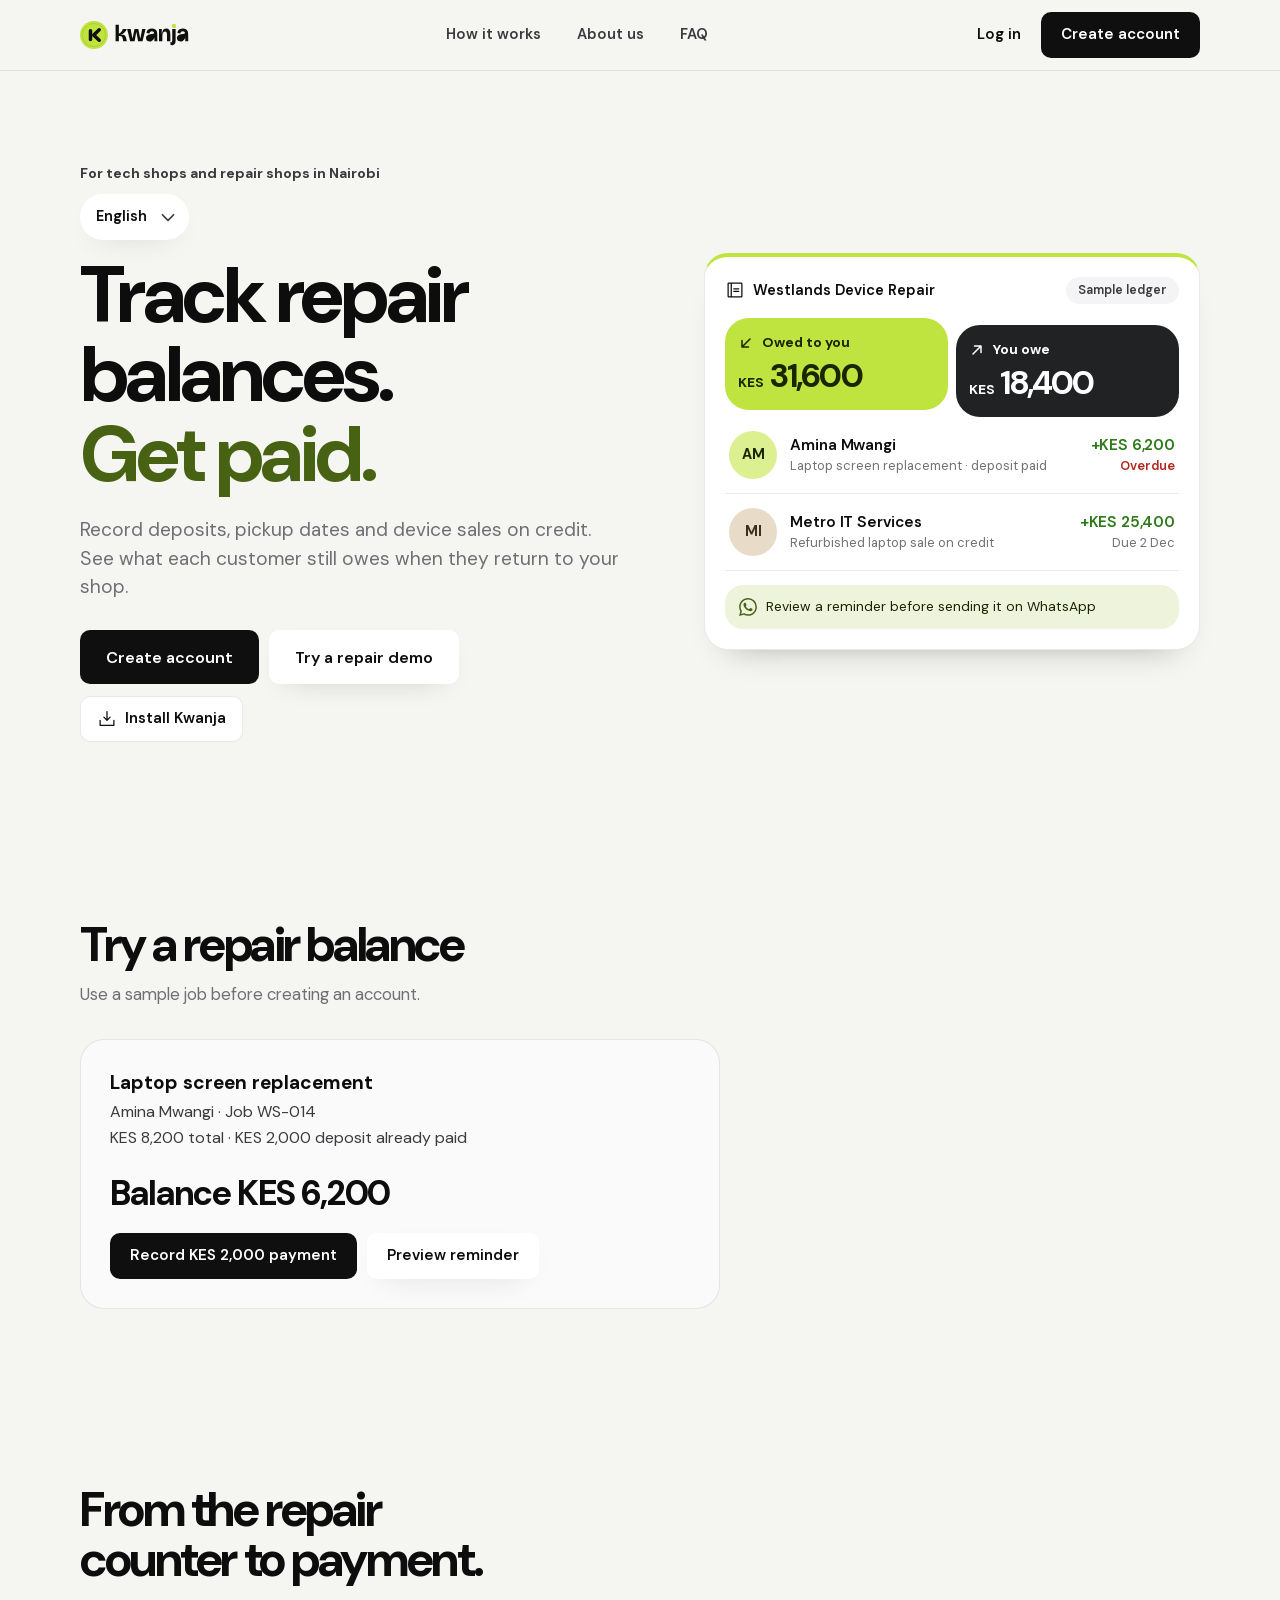
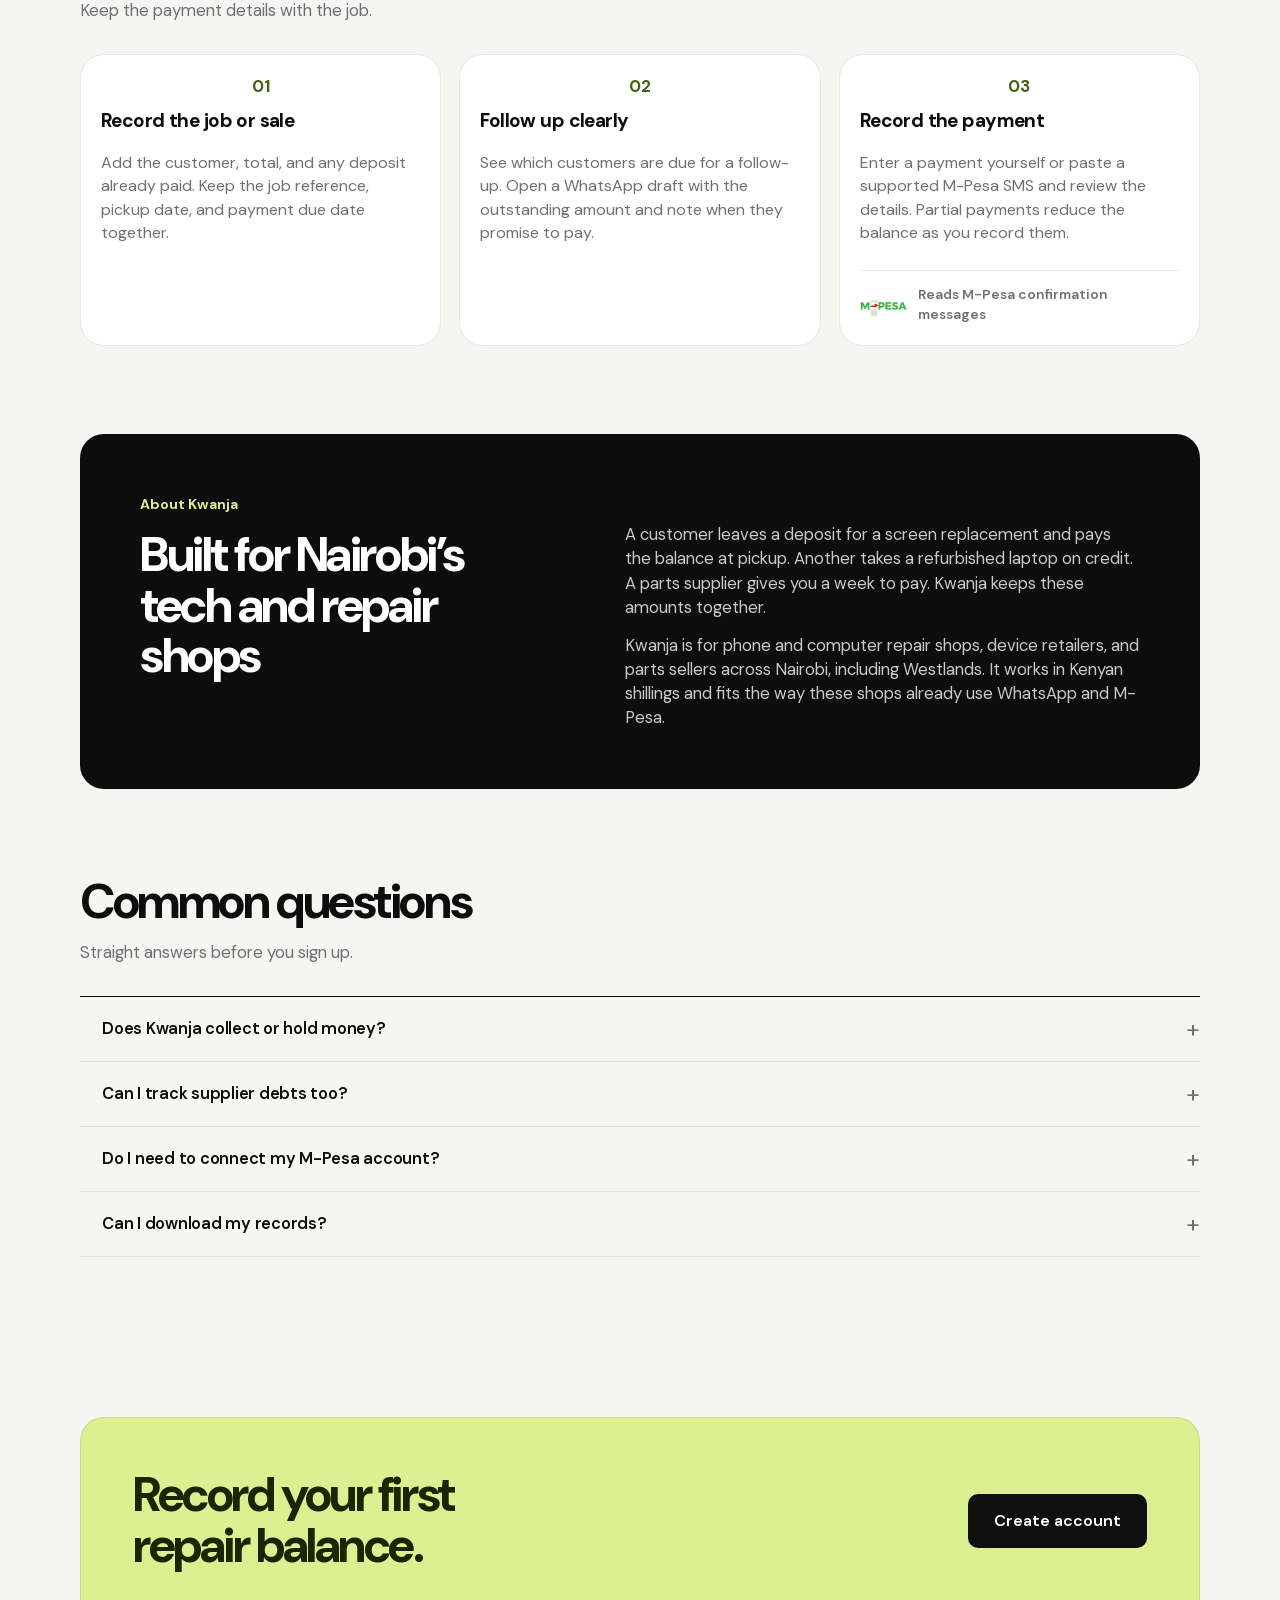
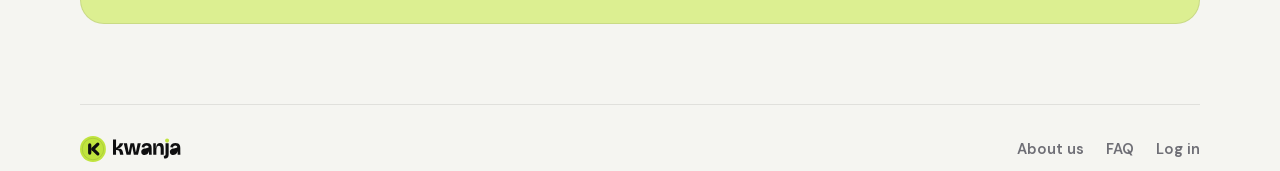
<file: index.html>
<!doctype html>
<html lang="en">
<head>
  <meta charset="utf-8">
  <meta name="viewport" content="width=device-width, initial-scale=1, viewport-fit=cover">
  <meta name="theme-color" content="#0a0f0c">
  <title>Kwanja | Tech shop and repair ledger</title>
  <meta name="description" content="Track repair deposits, device sales on credit, and unpaid balances for tech shops in Nairobi and Westlands.">
  <link rel="icon" href="logo/kwanja-mark.svg" type="image/svg+xml">
  <link rel="preload" href="fonts/dm-sans-latin.woff2" as="font" type="font/woff2" crossorigin>
  <link rel="manifest" href="manifest.webmanifest">
  <link rel="apple-touch-icon" href="apple-touch-icon.png">
  <meta name="apple-mobile-web-app-capable" content="yes">
  <meta name="mobile-web-app-capable" content="yes">
  <link rel="stylesheet" href="ledger.98fd6926c1f5c1ff.css">
  <link rel="stylesheet" href="public.fd6a2f579f5e9880.css">
  <script src="config.e29e0d7d06cd27e2.js"></script>
  <script src="language.0bfa084505b5d0b6.js" defer></script>
  <script src="ledger.ca9245892a1a03fb.js" defer></script>
</head>
<body class="is-welcome">
  <svg xmlns="http://www.w3.org/2000/svg" class="icon-library" aria-hidden="true">
    <symbol id="i-home" viewBox="0 0 256 256"><path d="M219.31,108.68l-80-80a16,16,0,0,0-22.62,0l-80,80A15.87,15.87,0,0,0,32,120v96a8,8,0,0,0,8,8h64a8,8,0,0,0,8-8V160h32v56a8,8,0,0,0,8,8h64a8,8,0,0,0,8-8V120A15.87,15.87,0,0,0,219.31,108.68ZM208,208H160V152a8,8,0,0,0-8-8H104a8,8,0,0,0-8,8v56H48V120l80-80,80,80Z"/></symbol>
    <symbol id="i-ledger" viewBox="0 0 256 256"><path d="M184,112a8,8,0,0,1-8,8H112a8,8,0,0,1,0-16h64A8,8,0,0,1,184,112Zm-8,24H112a8,8,0,0,0,0,16h64a8,8,0,0,0,0-16Zm48-88V208a16,16,0,0,1-16,16H48a16,16,0,0,1-16-16V48A16,16,0,0,1,48,32H208A16,16,0,0,1,224,48ZM48,208H72V48H48Zm160,0V48H88V208H208Z"/></symbol>
    <symbol id="i-people" viewBox="0 0 256 256"><path d="M117.25,157.92a60,60,0,1,0-66.5,0A95.83,95.83,0,0,0,3.53,195.63a8,8,0,1,0,13.4,8.74,80,80,0,0,1,134.14,0,8,8,0,0,0,13.4-8.74A95.83,95.83,0,0,0,117.25,157.92ZM40,108a44,44,0,1,1,44,44A44.05,44.05,0,0,1,40,108Zm210.14,98.7a8,8,0,0,1-11.07-2.33A79.83,79.83,0,0,0,172,168a8,8,0,0,1,0-16,44,44,0,1,0-16.34-84.87,8,8,0,1,1-5.94-14.85,60,60,0,0,1,55.53,105.64,95.83,95.83,0,0,1,47.22,37.71A8,8,0,0,1,250.14,206.7Z"/></symbol>
    <symbol id="i-download" viewBox="0 0 256 256"><path d="M224,144v64a8,8,0,0,1-8,8H40a8,8,0,0,1-8-8V144a8,8,0,0,1,16,0v56H208V144a8,8,0,0,1,16,0Zm-101.66,5.66a8,8,0,0,0,11.32,0l40-40a8,8,0,0,0-11.32-11.32L136,124.69V32a8,8,0,0,0-16,0v92.69L93.66,98.34a8,8,0,0,0-11.32,11.32Z"/></symbol>
    <symbol id="i-plus" viewBox="0 0 256 256"><path d="M228,128a12,12,0,0,1-12,12H140v76a12,12,0,0,1-24,0V140H40a12,12,0,0,1,0-24h76V40a12,12,0,0,1,24,0v76h76A12,12,0,0,1,228,128Z"/></symbol>
    <symbol id="i-search" viewBox="0 0 256 256"><path d="M229.66,218.34l-50.07-50.06a88.11,88.11,0,1,0-11.31,11.31l50.06,50.07a8,8,0,0,0,11.32-11.32ZM40,112a72,72,0,1,1,72,72A72.08,72.08,0,0,1,40,112Z"/></symbol>
    <symbol id="i-chevron" viewBox="0 0 256 256"><path d="M184.49,136.49l-80,80a12,12,0,0,1-17-17L159,128,87.51,56.49a12,12,0,1,1,17-17l80,80A12,12,0,0,1,184.49,136.49Z"/></symbol>
    <symbol id="i-in" viewBox="0 0 256 256"><path d="M200.49,72.48,93,180h75a12,12,0,0,1,0,24H64a12,12,0,0,1-12-12V88a12,12,0,0,1,24,0v75L183.51,55.51a12,12,0,0,1,17,17Z"/></symbol>
    <symbol id="i-out" viewBox="0 0 256 256"><path d="M204,64V168a12,12,0,0,1-24,0V93L72.49,200.49a12,12,0,0,1-17-17L163,76H88a12,12,0,0,1,0-24H192A12,12,0,0,1,204,64Z"/></symbol>
    <symbol id="i-calendar" viewBox="0 0 256 256"><path d="M208,32H184V24a8,8,0,0,0-16,0v8H88V24a8,8,0,0,0-16,0v8H48A16,16,0,0,0,32,48V208a16,16,0,0,0,16,16H208a16,16,0,0,0,16-16V48A16,16,0,0,0,208,32ZM72,48v8a8,8,0,0,0,16,0V48h80v8a8,8,0,0,0,16,0V48h24V80H48V48ZM208,208H48V96H208V208Z"/></symbol>
    <symbol id="i-close" viewBox="0 0 256 256"><path d="M208.49,191.51a12,12,0,0,1-17,17L128,145,64.49,208.49a12,12,0,0,1-17-17L111,128,47.51,64.49a12,12,0,0,1,17-17L128,111l63.51-63.52a12,12,0,0,1,17,17L145,128Z"/></symbol>
    <symbol id="i-check" viewBox="0 0 256 256"><path d="M232.49,80.49l-128,128a12,12,0,0,1-17,0l-56-56a12,12,0,1,1,17-17L96,183,215.51,63.51a12,12,0,0,1,17,17Z"/></symbol>
    <symbol id="i-eye" viewBox="0 0 256 256"><path d="M247.31,124.76c-.35-.79-8.82-19.58-27.65-38.41C194.57,61.26,162.88,48,128,48S61.43,61.26,36.34,86.35C17.51,105.18,9,124,8.69,124.76a8,8,0,0,0,0,6.5c.35.79,8.82,19.57,27.65,38.4C61.43,194.74,93.12,208,128,208s66.57-13.26,91.66-38.34c18.83-18.83,27.3-37.61,27.65-38.4A8,8,0,0,0,247.31,124.76ZM128,192c-30.78,0-57.67-11.19-79.93-33.25A133.47,133.47,0,0,1,25,128,133.33,133.33,0,0,1,48.07,97.25C70.33,75.19,97.22,64,128,64s57.67,11.19,79.93,33.25A133.46,133.46,0,0,1,231.05,128C223.84,141.46,192.43,192,128,192Zm0-112a48,48,0,1,0,48,48A48.05,48.05,0,0,0,128,80Zm0,80a32,32,0,1,1,32-32A32,32,0,0,1,128,160Z"/></symbol>
    <symbol id="i-eyeoff" viewBox="0 0 256 256"><path d="M53.92,34.62A8,8,0,1,0,42.08,45.38L61.32,66.55C25,88.84,9.38,123.2,8.69,124.76a8,8,0,0,0,0,6.5c.35.79,8.82,19.57,27.65,38.4C61.43,194.74,93.12,208,128,208a127.11,127.11,0,0,0,52.07-10.83l22,24.21a8,8,0,1,0,11.84-10.76Zm47.33,75.84,41.67,45.85a32,32,0,0,1-41.67-45.85ZM128,192c-30.78,0-57.67-11.19-79.93-33.25A133.16,133.16,0,0,1,25,128c4.69-8.79,19.66-33.39,47.35-49.38l18,19.75a48,48,0,0,0,63.66,70l14.73,16.2A112,112,0,0,1,128,192Zm6-95.43a8,8,0,0,1,3-15.72,48.16,48.16,0,0,1,38.77,42.64,8,8,0,0,1-7.22,8.71,6.39,6.39,0,0,1-.75,0,8,8,0,0,1-8-7.26A32.09,32.09,0,0,0,134,96.57Zm113.28,34.69c-.42.94-10.55,23.37-33.36,43.8a8,8,0,1,1-10.67-11.92A132.77,132.77,0,0,0,231.05,128a133.15,133.15,0,0,0-23.12-30.77C185.67,75.19,158.78,64,128,64a118.37,118.37,0,0,0-19.36,1.57A8,8,0,1,1,106,49.79,134,134,0,0,1,128,48c34.88,0,66.57,13.26,91.66,38.35,18.83,18.83,27.3,37.62,27.65,38.41A8,8,0,0,1,247.31,131.26Z"/></symbol>
    <symbol id="i-back" viewBox="0 0 256 256"><path d="M216,40H68.53a16.08,16.08,0,0,0-13.72,7.77L9.14,123.88a8,8,0,0,0,0,8.24l45.67,76.11A16.08,16.08,0,0,0,68.53,216H216a16,16,0,0,0,16-16V56A16,16,0,0,0,216,40ZM61.67,204.12,68.53,200h0ZM216,200H68.53l-43.2-72,43.2-72H216ZM106.34,146.34,124.69,128l-18.35-18.34a8,8,0,0,1,11.32-11.32L136,116.69l18.34-18.35a8,8,0,0,1,11.32,11.32L147.31,128l18.35,18.34a8,8,0,0,1-11.32,11.32L136,139.31l-18.34,18.35a8,8,0,0,1-11.32-11.32Z"/></symbol>
    <symbol id="i-whatsapp" viewBox="0 0 24 24"><path d="M17.472 14.382c-.297-.149-1.758-.867-2.03-.967-.273-.099-.471-.148-.67.15-.197.297-.767.966-.94 1.164-.173.199-.347.223-.644.075-.297-.15-1.255-.463-2.39-1.475-.883-.788-1.48-1.761-1.653-2.059-.173-.297-.018-.458.13-.606.134-.133.298-.347.446-.52.149-.174.198-.298.298-.497.099-.198.05-.371-.025-.52-.075-.149-.669-1.612-.916-2.207-.242-.579-.487-.5-.669-.51-.173-.008-.371-.01-.57-.01-.198 0-.52.074-.792.372-.272.297-1.04 1.016-1.04 2.479 0 1.462 1.065 2.875 1.213 3.074.149.198 2.096 3.2 5.077 4.487.709.306 1.262.489 1.694.625.712.227 1.36.195 1.871.118.571-.085 1.758-.719 2.006-1.413.248-.694.248-1.289.173-1.413-.074-.124-.272-.198-.57-.347m-5.421 7.403h-.004a9.87 9.87 0 01-5.031-1.378l-.361-.214-3.741.982.998-3.648-.235-.374a9.86 9.86 0 01-1.51-5.26c.001-5.45 4.436-9.884 9.888-9.884 2.64 0 5.122 1.03 6.988 2.898a9.825 9.825 0 012.893 6.994c-.003 5.45-4.437 9.884-9.885 9.884m8.413-18.297A11.815 11.815 0 0012.05 0C5.495 0 .16 5.335.157 11.892c0 2.096.547 4.142 1.588 5.945L.057 24l6.305-1.654a11.882 11.882 0 005.683 1.448h.005c6.554 0 11.89-5.335 11.893-11.893a11.821 11.821 0 00-3.48-8.413Z"/></symbol>
    <symbol id="i-apple" viewBox="0 0 24 24"><path d="M12.152 6.896c-.948 0-2.415-1.078-3.96-1.04-2.04.027-3.91 1.183-4.961 3.014-2.117 3.675-.546 9.103 1.519 12.09 1.013 1.454 2.208 3.09 3.792 3.039 1.52-.065 2.09-.987 3.935-.987 1.831 0 2.35.987 3.96.948 1.637-.026 2.676-1.48 3.676-2.948 1.156-1.688 1.636-3.325 1.662-3.415-.039-.013-3.182-1.221-3.22-4.857-.026-3.04 2.48-4.494 2.597-4.559-1.429-2.09-3.623-2.324-4.39-2.376-2-.156-3.675 1.09-4.61 1.09zM15.53 3.83c.843-1.012 1.4-2.427 1.245-3.83-1.207.052-2.662.805-3.532 1.818-.78.896-1.454 2.338-1.273 3.714 1.338.104 2.715-.688 3.559-1.701"/></symbol>
    <symbol id="i-google" viewBox="0 0 48 48"><path fill="#EA4335" d="M24 9.5c3.54 0 6.71 1.22 9.21 3.6l6.85-6.85C35.9 2.38 30.47 0 24 0 14.62 0 6.51 5.38 2.56 13.22l7.98 6.19C12.43 13.72 17.74 9.5 24 9.5z"/><path fill="#4285F4" d="M46.98 24.55c0-1.57-.15-3.09-.38-4.55H24v9.02h12.94c-.58 2.96-2.26 5.48-4.78 7.18l7.73 6c4.51-4.18 7.09-10.36 7.09-17.65z"/><path fill="#FBBC05" d="M10.53 28.59c-.48-1.45-.76-2.99-.76-4.59s.27-3.14.76-4.59l-7.98-6.19C.92 16.46 0 20.12 0 24c0 3.88.92 7.54 2.56 10.78l7.97-6.19z"/><path fill="#34A853" d="M24 48c6.48 0 11.93-2.13 15.89-5.81l-7.73-6c-2.15 1.45-4.92 2.3-8.16 2.3-6.26 0-11.57-4.22-13.47-9.91l-7.98 6.19C6.51 42.62 14.62 48 24 48z"/></symbol>
  </svg>
  <a class="skip-link" href="#main">Skip to content</a>
  <div class="shell">
    <main id="main" class="main" tabindex="-1">
      <header class="topbar">
        <a class="brand" href="#overview" aria-label="Kwanja overview"><img src="logo/kwanja-lockup.svg" alt="Kwanja"></a>
        <span class="spacer"></span>
        <button class="round privacy" id="overview-privacy" type="button" data-action="privacy" aria-pressed="false" aria-label="Hide amounts" hidden><svg class="icon" aria-hidden="true"><use href="#i-eye"/></svg></button>
        <a class="mini settings-link" href="#settings" data-nav="settings">Settings</a>
      </header>

      <p id="workspace-offline" class="connection-status offline-status" role="status" hidden>You’re offline. You can view and export current results from the ledger already loaded. Reconnect to save changes, import files, or export the full ledger.</p>
      <div id="connection-status" class="connection-status" role="status" hidden></div>

      <div id="overview-view">
        <h1 class="sr-only" id="page-title">Overview</h1>
        <p class="sr-only" id="page-context"></p>
        <section class="wallets" aria-label="Ledger balances">
          <a class="wallet-card wallet-in" href="#ledger/receivable">
            <span class="wallet-label"><span class="wallet-icon"><svg class="icon" aria-hidden="true"><use href="#i-in"/></svg></span>Owed to you</span>
            <strong class="wallet-value"><small>KES</small> <span id="receivable-total"></span></strong>
            <span class="wallet-footer"><span id="receivable-count"></span><span class="wallet-overdue" id="overdue-chip" hidden></span></span>
            <span class="wallet-arrow"><svg class="icon" aria-hidden="true"><use href="#i-chevron"/></svg></span>
          </a>
          <a class="wallet-card wallet-out" href="#ledger/payable">
            <span class="wallet-label"><span class="wallet-icon"><svg class="icon" aria-hidden="true"><use href="#i-out"/></svg></span>You owe</span>
            <strong class="wallet-value"><small>KES</small> <span id="payable-total"></span></strong>
            <span class="wallet-footer" id="payable-count"></span>
            <span class="wallet-arrow"><svg class="icon" aria-hidden="true"><use href="#i-chevron"/></svg></span>
          </a>
          <p class="wallet-net"><span>Net outstanding</span><strong id="net-amount"></strong></p>
        </section>

        <section class="banner" id="banner" aria-live="polite"></section>

        <section class="section" id="follow-section" aria-labelledby="chase-title">
          <div class="section-head"><h2 id="chase-title">Follow up</h2><a class="more" id="follow-all" href="#ledger/followup" hidden>View queue</a><button class="mini" id="legacy-follow-add" type="button" data-action="new"><svg class="icon"><use href="#i-plus"/></svg>Add</button></div>
          <div id="follow-list" class="chase-row"></div>
        </section>

        <section class="section" id="recent-section" aria-labelledby="recent-title">
          <div class="section-head"><h2 id="recent-title">Recent entries</h2><a class="more" href="#ledger">See all<svg class="icon" aria-hidden="true"><use href="#i-chevron"/></svg></a></div>
          <div id="recent-list" class="list"></div>
        </section>
      </div>

      <section id="ledger-view" aria-label="Ledger entries" hidden>
        <h1 class="view-title">Ledger</h1>
        <p class="view-sub" id="ledger-sub" role="status"></p>
        <form id="ledger-search" role="search">
          <label class="search"><svg class="icon" aria-hidden="true"><use href="#i-search"/></svg><input id="search" type="search" placeholder="Name, phone, or reference" aria-label="Search ledger by name, phone, or reference" autocomplete="off"></label>
        </form>
        <div id="filters" class="filters" aria-label="Filter entries">
          <a href="#ledger" data-filter="all">All</a>
          <a href="#ledger/receivable" data-filter="receivable">Owed to you</a>
          <a href="#ledger/payable" data-filter="payable">You owe</a>
          <a href="#ledger/paid" data-filter="paid">Settled</a>
          <a href="#ledger/followup" data-filter="followup" id="follow-filter" hidden>Follow-up due</a>
        </div>
        <div class="ledger-tools" aria-label="Ledger files" role="group">
          <button class="mini" type="button" data-action="import" id="import-entry" hidden>Import CSV</button>
          <button class="mini" type="button" data-action="export">Export CSV</button>
        </div>
        <div id="ledger-list" class="cards"></div>
      </section>

      <section id="contacts-view" aria-label="Contacts" hidden><h1 class="view-title">Contacts</h1><p class="view-sub" id="contacts-sub"></p><div id="contacts-list"></div></section>
      <section id="settings-view" aria-labelledby="settings-title" hidden>
        <h1 class="view-title" id="settings-title">Settings</h1>
        <div class="contact-group settings-card"><h2>Language</h2>
          <select class="language-choice" data-language aria-label="Language"><option value="en" lang="en">English</option><option value="sw" lang="sw">Kiswahili</option></select>
        </div>
        <div class="contact-group settings-card"><h2>Display</h2>
          <button class="button" type="button" data-action="privacy" aria-pressed="false">Hide amounts</button>
        </div>
        <div id="account" class="contact-group account" hidden><h2>Account</h2><p class="help" id="account-email"></p><button class="button" type="button" data-action="account-security" hidden>Manage password</button><button class="button" type="button" data-action="signout">Sign out</button></div>
        <div class="workspace-tools">
          <button class="button" type="button" data-action="walkthrough">Replay walkthrough</button>
          <button class="button" type="button" data-action="install-app" hidden><svg class="icon" aria-hidden="true"><use href="#i-download"/></svg>Install Kwanja</button>
        </div>
      </section>
    </main>

    <nav class="dock" aria-label="Workspace">
      <a href="#overview" data-nav="overview" aria-label="Overview"><svg class="icon"><use href="#i-home"/></svg></a>
      <a href="#ledger" data-nav="ledger" aria-label="Ledger"><svg class="icon"><use href="#i-ledger"/></svg></a>
      <button class="fab" type="button" data-action="new" aria-label="Add debt"><svg class="icon"><use href="#i-plus"/></svg></button>
      <a href="#contacts" data-nav="contacts" aria-label="Contacts"><svg class="icon"><use href="#i-people"/></svg></a>
      <button class="dock-search" type="button" data-action="find-entry" aria-label="Find a customer or job"><svg class="icon" aria-hidden="true"><use href="#i-search"/></svg></button>
    </nav>
  </div>

  <section id="welcome" class="welcome" aria-label="Kwanja website">
    <p id="public-offline" class="public-width connection-status offline-status" role="status" hidden>You’re offline. You can explore Kwanja and try the sample repair. Reconnect to access your shop ledger.</p>
    <div data-step="intro" class="public-site" id="home">
      <header class="public-header">
        <div class="public-bar">
          <a class="brand" href="#home" aria-label="Kwanja home"><img src="logo/kwanja-lockup.svg" alt="Kwanja"></a>
          <nav class="public-nav" aria-label="About Kwanja"><a href="#how-it-works">How it works</a><a href="#about">About us</a><a href="#questions">FAQ</a></nav>
          <div class="public-account"><a class="public-login" href="#login">Log in</a><a class="pill primary" href="#signup">Create account</a></div>
        </div>
      </header>
      <main id="public-main" tabindex="-1">
        <section class="public-width public-hero" aria-labelledby="public-title">
          <div class="hero-copy">
            <p class="eyebrow"><span class="lime-dot"></span>For tech shops and repair shops in Nairobi</p>
            <select class="language-choice" data-language aria-label="Language"><option value="en" lang="en">English</option><option value="sw" lang="sw">Kiswahili</option></select>
            <h1 id="public-title" tabindex="-1">Track repair balances. <mark>Get paid.</mark></h1>
            <p class="lede">Record deposits, pickup dates and device sales on credit. See what each customer still owes when they return to your shop.</p>
            <div class="hero-actions"><a class="pill primary large" href="#signup">Create account</a><a class="pill light large" href="#repair-demo">Try a repair demo</a></div>
            <button class="pill public-install" type="button" data-action="install-app" hidden><svg class="icon" aria-hidden="true"><use href="#i-download"/></svg>Install Kwanja</button>
            <button class="public-demo link" type="button" data-action="skip" hidden>Explore the demo ledger</button>
          </div>
          <figure class="sample" aria-label="Example ledger showing customer and supplier balances">
            <div class="sample-top"><span><svg class="icon" aria-hidden="true"><use href="#i-ledger"/></svg>Westlands Device Repair</span><span class="chip">Sample ledger</span></div>
            <div class="sample-wallets">
              <div class="wallet-card wallet-in"><span class="wallet-label"><svg class="icon" aria-hidden="true"><use href="#i-in"/></svg>Owed to you</span><strong class="wallet-value"><small>KES</small> 31,600</strong></div>
              <div class="wallet-card wallet-out"><span class="wallet-label"><svg class="icon" aria-hidden="true"><use href="#i-out"/></svg>You owe</span><strong class="wallet-value"><small>KES</small> 18,400</strong></div>
            </div>
            <div class="sample-row"><span class="contact-avatar avatar-0" aria-hidden="true">AM</span><div><b>Amina Mwangi</b><small>Laptop screen replacement · deposit paid</small></div><div><b class="plus">+KES 6,200</b><small class="late">Overdue</small></div></div>
            <div class="sample-row"><span class="contact-avatar avatar-3" aria-hidden="true">MI</span><div><b>Metro IT Services</b><small>Refurbished laptop sale on credit</small></div><div><b class="plus">+KES 25,400</b><small>Due 2 Dec</small></div></div>
            <figcaption><svg class="icon" aria-hidden="true"><use href="#i-whatsapp"/></svg>Review a reminder before sending it on WhatsApp</figcaption>
          </figure>
        </section>
        <section class="public-width public-section" id="repair-demo" aria-labelledby="repair-demo-title">
          <div class="section-intro"><h2 id="repair-demo-title">Try a repair balance</h2><p class="section-lede">Use a sample job before creating an account.</p></div>
          <div class="repair-demo">
            <div class="repair-demo-job"><strong>Laptop screen replacement</strong><span>Amina Mwangi · Job WS-014</span><span>KES 8,200 total · KES 2,000 deposit already paid</span></div>
            <p class="repair-demo-balance" id="repair-demo-balance" role="status">Balance KES 6,200</p>
            <div class="hero-actions">
              <button class="pill primary" type="button" data-action="repair-demo-payment">Record KES 2,000 payment</button>
              <button class="pill light" type="button" data-action="repair-demo-reminder">Preview reminder</button>
              <button class="link" type="button" data-action="repair-demo-reset" hidden>Reset example</button>
            </div>
            <div class="repair-demo-reminder" id="repair-demo-reminder" hidden><strong>WhatsApp draft</strong><p id="repair-demo-message"></p></div>
          </div>
        </section>
        <section class="public-width public-section" id="how-it-works" aria-labelledby="how-heading">
          <div class="section-intro"><p class="eyebrow"><span class="lime-dot"></span>How it works</p><h2 id="how-heading">From the repair counter to payment.</h2><p class="section-lede">Keep the payment details with the job.</p></div>
          <div class="public-steps">
            <article><span class="step-badge"><svg class="icon" aria-hidden="true"><use href="#i-ledger"/></svg></span><h3>Record the job or sale</h3><p>Add the customer, total, and any deposit already paid. Keep the job reference, pickup date, and payment due date together.</p></article>
            <article><span class="step-badge"><svg class="icon" aria-hidden="true"><use href="#i-whatsapp"/></svg></span><h3>Follow up clearly</h3><p>See which customers are due for a follow-up. Open a WhatsApp draft with the outstanding amount and note when they promise to pay.</p></article>
            <article><span class="step-badge"><svg class="icon" aria-hidden="true"><use href="#i-check"/></svg></span><h3>Record the payment</h3><p>Enter a payment yourself or paste a supported M-Pesa SMS and review the details. Partial payments reduce the balance as you record them.</p><p class="step-note"><img class="brand-mark" src="brands/mpesa.svg" alt="M-Pesa">Reads M-Pesa confirmation messages</p></article>
          </div>
        </section>
        <section class="public-width" id="about" aria-labelledby="about-heading">
          <div class="public-dark about-panel">
            <p class="eyebrow on-dark"><span class="lime-dot"></span>About Kwanja</p>
            <h2 id="about-heading">Built for Nairobi’s tech and repair shops</h2>
            <div class="about-copy"><p>A customer leaves a deposit for a screen replacement and pays the balance at pickup. Another takes a refurbished laptop on credit. A parts supplier gives you a week to pay. Kwanja keeps these amounts together.</p>
            <p>Kwanja is for phone and computer repair shops, device retailers, and parts sellers across Nairobi, including Westlands. It works in Kenyan shillings and fits the way these shops already use WhatsApp and M-Pesa.</p></div>
          </div>
        </section>
        <section class="public-width public-section" id="questions" aria-labelledby="faq-heading">
          <div class="section-intro"><p class="eyebrow"><span class="lime-dot"></span>Questions</p><h2 id="faq-heading">Common questions</h2><p class="section-lede">Straight answers before you sign up.</p></div>
          <div class="public-faq">
            <details><summary>Does Kwanja collect or hold money?</summary><p>Payments happen through your usual channels. Kwanja records the amounts and helps you prepare reminders.</p></details>
            <details><summary>Can I track supplier debts too?</summary><p>Yes. The ledger keeps money owed to you separate from money you owe. Both support partial payments.</p></details>
            <details><summary>Do I need to connect my M-Pesa account?</summary><p>No. You can enter payments yourself or paste a supported confirmation SMS. You review what Kwanja extracts before a payment is recorded.</p></details>
            <details><summary>Can I download my records?</summary><p>Yes. Export the ledger to CSV for your records or to open in a spreadsheet.</p></details>
          </div>
        </section>
        <section class="public-width public-cta" aria-labelledby="cta-heading"><h2 id="cta-heading">Record your first repair balance.</h2><a class="pill primary large" href="#signup">Create account</a></section>
      </main>
      <footer class="public-footer"><div class="public-width"><a class="brand" href="#home" aria-label="Kwanja home"><img src="logo/kwanja-lockup.svg" alt="Kwanja"></a><a href="#about">About us</a><a href="#questions">FAQ</a><a href="#login">Log in</a></div></footer>
    </div>

    <div class="auth-layout" id="auth-layout" hidden>
      <aside class="auth-side">
        <a class="brand" href="#home" aria-label="Kwanja home"><img src="logo/kwanja-lockup-mono-black.svg" alt="Kwanja"></a>
        <div class="auth-art" aria-hidden="true">
          <div class="mini-ledger">
            <div class="mini-head"><span>Westlands Device Repair</span><span class="mini-tag">Sample</span></div>
            <div class="mini-row"><span class="contact-avatar avatar-0">AM</span><span class="mini-who"><b>Amina Mwangi</b><small>Laptop screen · deposit paid</small></span><span class="mini-amt"><b class="plus">+KES 6,200</b><small class="late">Overdue</small></span></div>
            <div class="mini-row"><span class="contact-avatar avatar-3">MI</span><span class="mini-who"><b>Metro IT Services</b><small>Refurbished laptop</small></span><span class="mini-amt"><b class="plus">+KES 25,400</b><small>Due 2 Dec</small></span></div>
            <div class="mini-row"><span class="contact-avatar avatar-1">CP</span><span class="mini-who"><b>City Parts Supply</b><small>Replacement screens</small></span><span class="mini-amt"><b class="minus">&minus;KES 18,400</b><small>Due 29 Nov</small></span></div>
            <div class="mini-total"><span>Net outstanding</span><b>KES 13,200</b></div>
          </div>
        </div>
        <div class="auth-pitch"><strong>Your business ledger</strong><p>Track repair deposits, device credit and parts bills.</p></div>
      </aside>
      <div class="auth-content">
        <div class="auth-top">
          <a class="auth-back" href="#home"><svg class="icon" aria-hidden="true"><use href="#i-chevron"/></svg>Back to Kwanja</a>
          <select class="language-choice" data-language aria-label="Language"><option value="en" lang="en">English</option><option value="sw" lang="sw">Kiswahili</option></select>
        </div>
        <div class="auth-card">
          <div class="w-step" data-step="email" hidden>
            <h1 tabindex="-1" id="auth-heading">Create your account</h1>
            <p class="w-sub" id="auth-description">We will send a six-digit code to verify your email.</p>
            <div class="auth-providers" id="auth-providers" hidden>
              <button class="auth-provider" type="button" data-action="provider" data-provider="google" hidden><svg class="icon brand" aria-hidden="true"><use href="#i-google"/></svg>Continue with Google</button>
              <button class="auth-provider" type="button" data-action="provider" data-provider="apple" hidden><svg class="icon brand" aria-hidden="true"><use href="#i-apple"/></svg>Continue with Apple</button>
              <p class="auth-or"><span>or use your email</span></p>
            </div>
            <form class="auth-form" data-form="email">
              <label class="field"><span>Email address</span><input name="email" type="email" inputmode="email" autocomplete="email" placeholder="you@business.co.ke" required></label>
              <label class="field" id="auth-password-field" hidden><span>Password</span><input name="password" type="password" autocomplete="current-password" disabled></label>
              <div id="clerk-captcha"></div>
              <p class="form-error" role="alert" hidden></p>
              <button class="pill primary large block" type="submit">Send code</button>
            </form>
            <div class="auth-code-actions" id="password-options" hidden><button class="link" type="button" data-action="switch-login-method">Use an email code</button><button class="link" type="button" data-action="password-recovery">Forgot password?</button></div>
            <p class="auth-switch"><span id="auth-switch-copy">Already have an account?</span> <a class="link" id="auth-switch-link" href="#login">Log in</a></p>
            <p class="demo-only auth-demo-note">Demo mode. No email is sent and any six digits work.</p>
          </div>
          <div class="w-step" data-step="code" hidden>
            <h1 tabindex="-1" id="auth-code-heading">Check your email</h1>
            <p class="w-sub">Enter the six-digit code sent to <b id="otp-email"></b>. <span class="demo-only">For the demo, enter any six digits.</span></p>
            <p class="w-sub otp-help" id="otp-help" hidden>Check spam or junk if the email hasn’t arrived. If you resend, use the latest code.</p>
            <form class="auth-form" data-form="code">
              <div class="otp-field">
                <div class="otp-slots" id="otp-slots" aria-hidden="true"></div>
                <input id="otp-input" class="otp-input" name="code" type="text" inputmode="numeric" autocomplete="one-time-code" maxlength="6" pattern="[0-9]{6}" required aria-label="Verification code, six digits">
              </div>
              <div class="numpad otp-pad" role="group" aria-label="Number pad"><button type="button" data-action="otp-key" data-key="1">1</button><button type="button" data-action="otp-key" data-key="2">2</button><button type="button" data-action="otp-key" data-key="3">3</button><button type="button" data-action="otp-key" data-key="4">4</button><button type="button" data-action="otp-key" data-key="5">5</button><button type="button" data-action="otp-key" data-key="6">6</button><button type="button" data-action="otp-key" data-key="7">7</button><button type="button" data-action="otp-key" data-key="8">8</button><button type="button" data-action="otp-key" data-key="9">9</button><span></span><button type="button" data-action="otp-key" data-key="0">0</button><button type="button" data-action="otp-key" data-key="del" aria-label="Delete last digit"><svg class="icon" aria-hidden="true"><use href="#i-back"/></svg></button></div>
              <p class="form-error" role="alert" hidden></p>
              <button class="pill primary large block" type="submit">Verify code</button>
            </form>
            <div class="auth-code-actions"><button class="link" type="button" data-action="change-email">Change email</button><button class="link" type="button" data-action="resend">Resend code</button></div>
          </div>
          <div class="w-step" data-step="business" hidden>
            <h1 tabindex="-1">Set up your ledger</h1>
            <p class="w-sub">Your business name appears in your ledger and in the reminders you prepare for customers.</p>
            <form class="auth-form" data-form="business">
              <label class="field"><span>Business name</span><input name="business" maxlength="100" autocomplete="organization" placeholder="e.g. Westlands Device Repair" required></label>
              <p class="form-error" role="alert" hidden></p>
              <button class="pill primary large block" type="submit">Create my ledger</button>
            </form>
          </div>
          <div class="w-step" data-step="password-setup" hidden>
            <h1 tabindex="-1">Add a password</h1>
            <p class="w-sub">Use a password for future logins, or keep using email codes. To set one, open your account and choose Security.</p>
            <button class="pill primary large block" type="button" data-action="account-security">Open account settings</button>
            <p class="auth-switch"><button class="link" type="button" data-action="open-ledger">Continue to my ledger</button></p>
          </div>
          <div class="w-step" data-step="callback" hidden><h1 tabindex="-1">Finishing sign-in</h1><p class="w-sub">One moment while we finish signing you in.</p><p class="form-error" role="alert" hidden></p></div>
        </div>
      </div>
    </div>
  </section>

  <dialog id="dialog" aria-labelledby="dialog-title">
    <div class="dialog-heading"><h2 id="dialog-title" tabindex="-1"></h2><button type="button" class="icon-button" data-action="close" aria-label="Close dialog"><svg class="icon"><use href="#i-close"/></svg></button></div>
    <div id="dialog-content"></div>
  </dialog>
  <div class="toast" id="toast" role="status" aria-live="polite"></div>
</body>
</html>
</file>
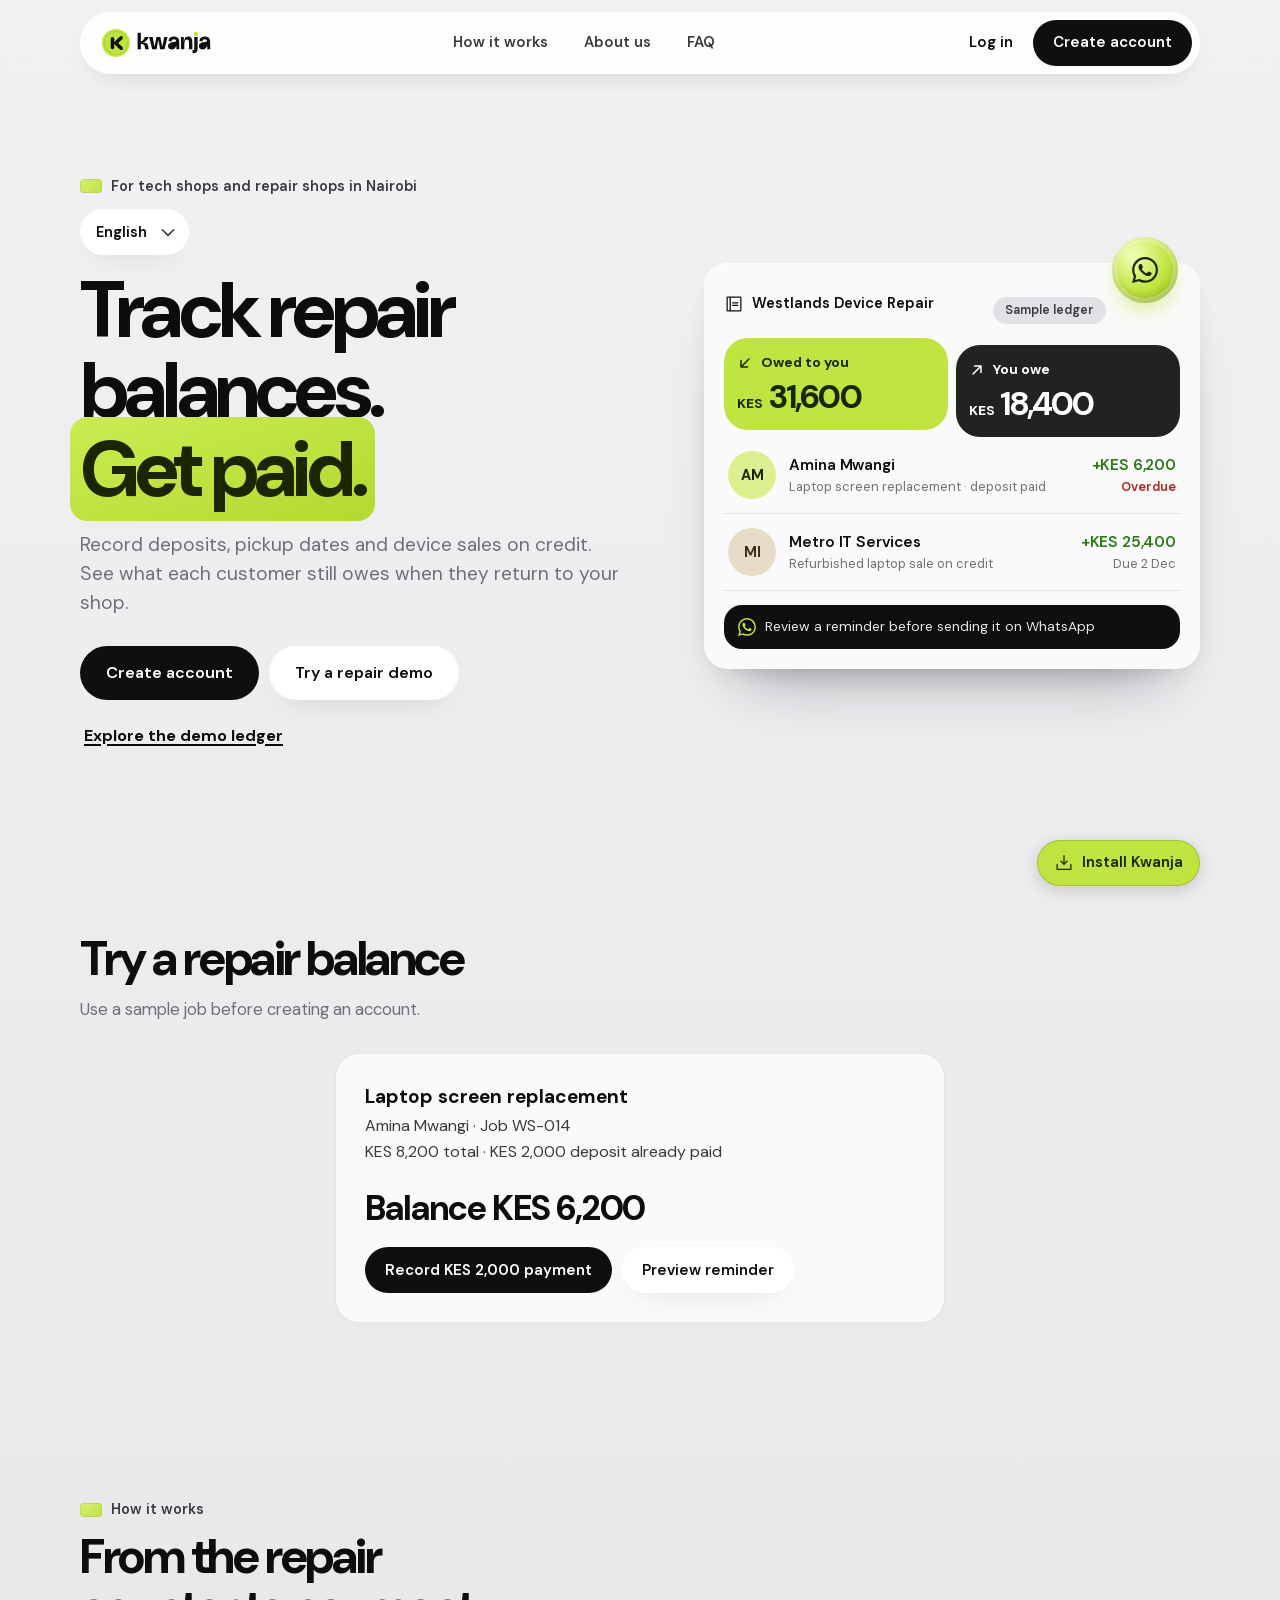
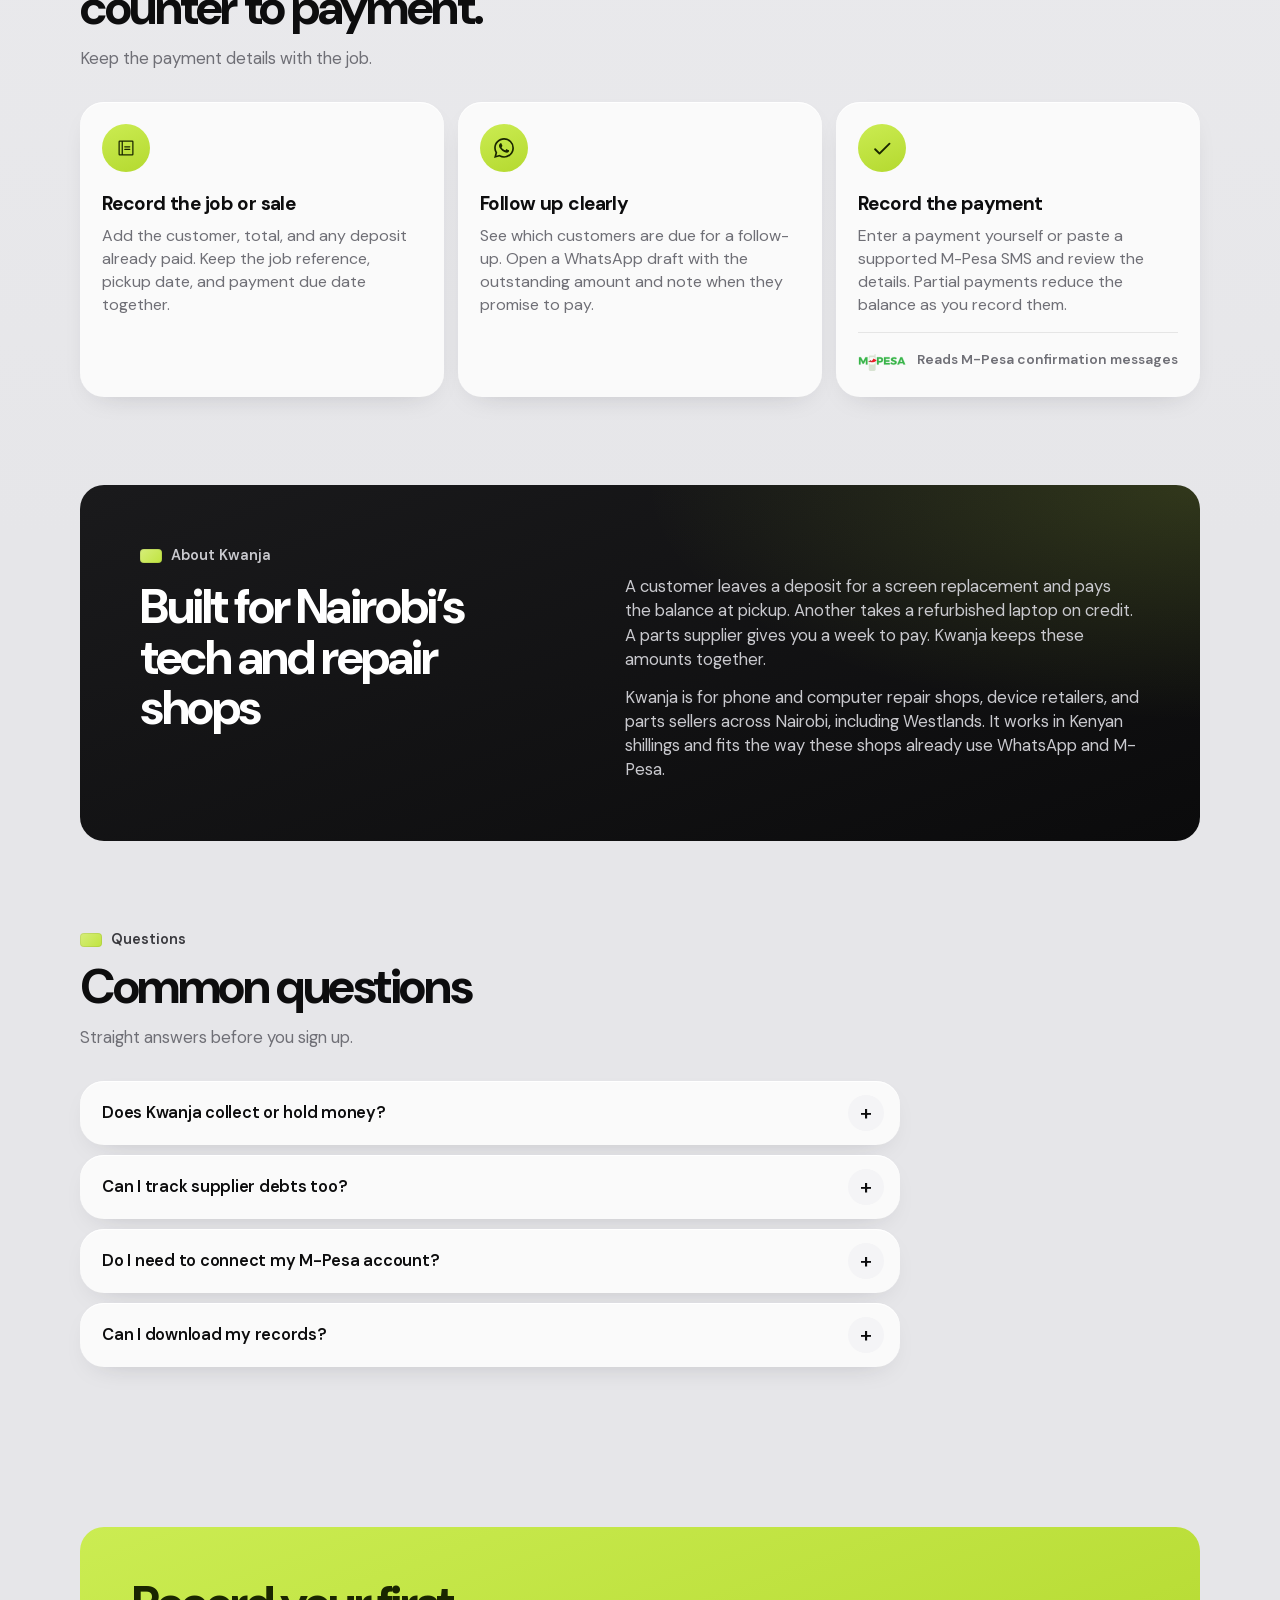
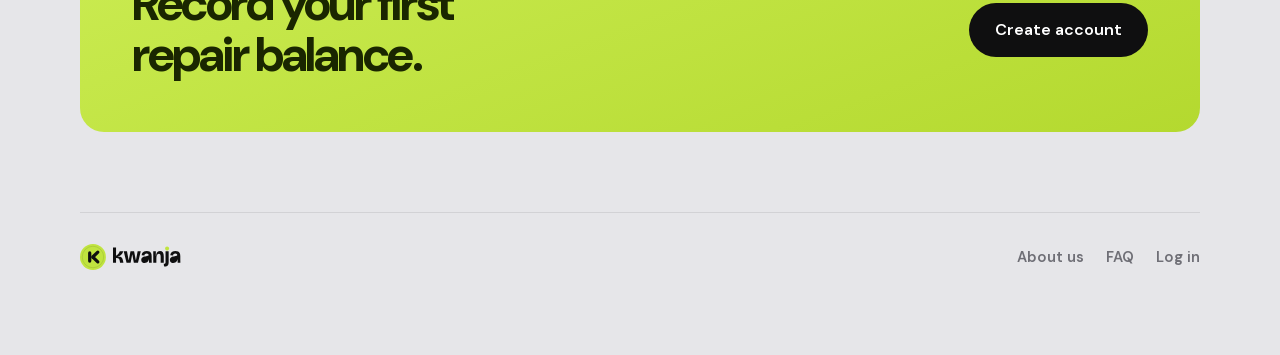
<file: index.13bcfeeecee6ff38.html>
<!doctype html>
<html lang="en">
<head>
  <meta charset="utf-8">
  <meta name="viewport" content="width=device-width, initial-scale=1, viewport-fit=cover">
  <meta name="theme-color" content="#0a0f0c">
  <title>Kwanja | Tech shop and repair ledger</title>
  <meta name="description" content="Track repair deposits, device sales on credit, and unpaid balances for tech shops in Nairobi and Westlands.">
  <link rel="icon" href="logo/kwanja-mark.svg" type="image/svg+xml">
  <link rel="preload" href="fonts/dm-sans-latin.woff2" as="font" type="font/woff2" crossorigin>
  <link rel="manifest" href="manifest.webmanifest">
  <link rel="apple-touch-icon" href="apple-touch-icon.png">
  <meta name="apple-mobile-web-app-capable" content="yes">
  <meta name="mobile-web-app-capable" content="yes">
  <link rel="stylesheet" href="ledger.685edbcc7c7c71c4.css">
  <link rel="stylesheet" href="public.fbdf8e734196729c.css">
  <script src="config.e24d0cc4c4e9f287.js"></script>
  <script src="language.c19a75074acd660f.js" defer></script>
  <script src="ledger.ab2cf005dbe018a2.js" defer></script>
</head>
<body class="is-welcome">
  <svg xmlns="http://www.w3.org/2000/svg" class="icon-library" aria-hidden="true">
    <symbol id="i-home" viewBox="0 0 256 256"><path d="M219.31,108.68l-80-80a16,16,0,0,0-22.62,0l-80,80A15.87,15.87,0,0,0,32,120v96a8,8,0,0,0,8,8h64a8,8,0,0,0,8-8V160h32v56a8,8,0,0,0,8,8h64a8,8,0,0,0,8-8V120A15.87,15.87,0,0,0,219.31,108.68ZM208,208H160V152a8,8,0,0,0-8-8H104a8,8,0,0,0-8,8v56H48V120l80-80,80,80Z"/></symbol>
    <symbol id="i-ledger" viewBox="0 0 256 256"><path d="M184,112a8,8,0,0,1-8,8H112a8,8,0,0,1,0-16h64A8,8,0,0,1,184,112Zm-8,24H112a8,8,0,0,0,0,16h64a8,8,0,0,0,0-16Zm48-88V208a16,16,0,0,1-16,16H48a16,16,0,0,1-16-16V48A16,16,0,0,1,48,32H208A16,16,0,0,1,224,48ZM48,208H72V48H48Zm160,0V48H88V208H208Z"/></symbol>
    <symbol id="i-people" viewBox="0 0 256 256"><path d="M117.25,157.92a60,60,0,1,0-66.5,0A95.83,95.83,0,0,0,3.53,195.63a8,8,0,1,0,13.4,8.74,80,80,0,0,1,134.14,0,8,8,0,0,0,13.4-8.74A95.83,95.83,0,0,0,117.25,157.92ZM40,108a44,44,0,1,1,44,44A44.05,44.05,0,0,1,40,108Zm210.14,98.7a8,8,0,0,1-11.07-2.33A79.83,79.83,0,0,0,172,168a8,8,0,0,1,0-16,44,44,0,1,0-16.34-84.87,8,8,0,1,1-5.94-14.85,60,60,0,0,1,55.53,105.64,95.83,95.83,0,0,1,47.22,37.71A8,8,0,0,1,250.14,206.7Z"/></symbol>
    <symbol id="i-download" viewBox="0 0 256 256"><path d="M224,144v64a8,8,0,0,1-8,8H40a8,8,0,0,1-8-8V144a8,8,0,0,1,16,0v56H208V144a8,8,0,0,1,16,0Zm-101.66,5.66a8,8,0,0,0,11.32,0l40-40a8,8,0,0,0-11.32-11.32L136,124.69V32a8,8,0,0,0-16,0v92.69L93.66,98.34a8,8,0,0,0-11.32,11.32Z"/></symbol>
    <symbol id="i-plus" viewBox="0 0 256 256"><path d="M228,128a12,12,0,0,1-12,12H140v76a12,12,0,0,1-24,0V140H40a12,12,0,0,1,0-24h76V40a12,12,0,0,1,24,0v76h76A12,12,0,0,1,228,128Z"/></symbol>
    <symbol id="i-search" viewBox="0 0 256 256"><path d="M229.66,218.34l-50.07-50.06a88.11,88.11,0,1,0-11.31,11.31l50.06,50.07a8,8,0,0,0,11.32-11.32ZM40,112a72,72,0,1,1,72,72A72.08,72.08,0,0,1,40,112Z"/></symbol>
    <symbol id="i-chevron" viewBox="0 0 256 256"><path d="M184.49,136.49l-80,80a12,12,0,0,1-17-17L159,128,87.51,56.49a12,12,0,1,1,17-17l80,80A12,12,0,0,1,184.49,136.49Z"/></symbol>
    <symbol id="i-in" viewBox="0 0 256 256"><path d="M200.49,72.48,93,180h75a12,12,0,0,1,0,24H64a12,12,0,0,1-12-12V88a12,12,0,0,1,24,0v75L183.51,55.51a12,12,0,0,1,17,17Z"/></symbol>
    <symbol id="i-out" viewBox="0 0 256 256"><path d="M204,64V168a12,12,0,0,1-24,0V93L72.49,200.49a12,12,0,0,1-17-17L163,76H88a12,12,0,0,1,0-24H192A12,12,0,0,1,204,64Z"/></symbol>
    <symbol id="i-calendar" viewBox="0 0 256 256"><path d="M208,32H184V24a8,8,0,0,0-16,0v8H88V24a8,8,0,0,0-16,0v8H48A16,16,0,0,0,32,48V208a16,16,0,0,0,16,16H208a16,16,0,0,0,16-16V48A16,16,0,0,0,208,32ZM72,48v8a8,8,0,0,0,16,0V48h80v8a8,8,0,0,0,16,0V48h24V80H48V48ZM208,208H48V96H208V208Z"/></symbol>
    <symbol id="i-close" viewBox="0 0 256 256"><path d="M208.49,191.51a12,12,0,0,1-17,17L128,145,64.49,208.49a12,12,0,0,1-17-17L111,128,47.51,64.49a12,12,0,0,1,17-17L128,111l63.51-63.52a12,12,0,0,1,17,17L145,128Z"/></symbol>
    <symbol id="i-check" viewBox="0 0 256 256"><path d="M232.49,80.49l-128,128a12,12,0,0,1-17,0l-56-56a12,12,0,1,1,17-17L96,183,215.51,63.51a12,12,0,0,1,17,17Z"/></symbol>
    <symbol id="i-eye" viewBox="0 0 256 256"><path d="M247.31,124.76c-.35-.79-8.82-19.58-27.65-38.41C194.57,61.26,162.88,48,128,48S61.43,61.26,36.34,86.35C17.51,105.18,9,124,8.69,124.76a8,8,0,0,0,0,6.5c.35.79,8.82,19.57,27.65,38.4C61.43,194.74,93.12,208,128,208s66.57-13.26,91.66-38.34c18.83-18.83,27.3-37.61,27.65-38.4A8,8,0,0,0,247.31,124.76ZM128,192c-30.78,0-57.67-11.19-79.93-33.25A133.47,133.47,0,0,1,25,128,133.33,133.33,0,0,1,48.07,97.25C70.33,75.19,97.22,64,128,64s57.67,11.19,79.93,33.25A133.46,133.46,0,0,1,231.05,128C223.84,141.46,192.43,192,128,192Zm0-112a48,48,0,1,0,48,48A48.05,48.05,0,0,0,128,80Zm0,80a32,32,0,1,1,32-32A32,32,0,0,1,128,160Z"/></symbol>
    <symbol id="i-eyeoff" viewBox="0 0 256 256"><path d="M53.92,34.62A8,8,0,1,0,42.08,45.38L61.32,66.55C25,88.84,9.38,123.2,8.69,124.76a8,8,0,0,0,0,6.5c.35.79,8.82,19.57,27.65,38.4C61.43,194.74,93.12,208,128,208a127.11,127.11,0,0,0,52.07-10.83l22,24.21a8,8,0,1,0,11.84-10.76Zm47.33,75.84,41.67,45.85a32,32,0,0,1-41.67-45.85ZM128,192c-30.78,0-57.67-11.19-79.93-33.25A133.16,133.16,0,0,1,25,128c4.69-8.79,19.66-33.39,47.35-49.38l18,19.75a48,48,0,0,0,63.66,70l14.73,16.2A112,112,0,0,1,128,192Zm6-95.43a8,8,0,0,1,3-15.72,48.16,48.16,0,0,1,38.77,42.64,8,8,0,0,1-7.22,8.71,6.39,6.39,0,0,1-.75,0,8,8,0,0,1-8-7.26A32.09,32.09,0,0,0,134,96.57Zm113.28,34.69c-.42.94-10.55,23.37-33.36,43.8a8,8,0,1,1-10.67-11.92A132.77,132.77,0,0,0,231.05,128a133.15,133.15,0,0,0-23.12-30.77C185.67,75.19,158.78,64,128,64a118.37,118.37,0,0,0-19.36,1.57A8,8,0,1,1,106,49.79,134,134,0,0,1,128,48c34.88,0,66.57,13.26,91.66,38.35,18.83,18.83,27.3,37.62,27.65,38.41A8,8,0,0,1,247.31,131.26Z"/></symbol>
    <symbol id="i-back" viewBox="0 0 256 256"><path d="M216,40H68.53a16.08,16.08,0,0,0-13.72,7.77L9.14,123.88a8,8,0,0,0,0,8.24l45.67,76.11A16.08,16.08,0,0,0,68.53,216H216a16,16,0,0,0,16-16V56A16,16,0,0,0,216,40ZM61.67,204.12,68.53,200h0ZM216,200H68.53l-43.2-72,43.2-72H216ZM106.34,146.34,124.69,128l-18.35-18.34a8,8,0,0,1,11.32-11.32L136,116.69l18.34-18.35a8,8,0,0,1,11.32,11.32L147.31,128l18.35,18.34a8,8,0,0,1-11.32,11.32L136,139.31l-18.34,18.35a8,8,0,0,1-11.32-11.32Z"/></symbol>
    <symbol id="i-whatsapp" viewBox="0 0 24 24"><path d="M17.472 14.382c-.297-.149-1.758-.867-2.03-.967-.273-.099-.471-.148-.67.15-.197.297-.767.966-.94 1.164-.173.199-.347.223-.644.075-.297-.15-1.255-.463-2.39-1.475-.883-.788-1.48-1.761-1.653-2.059-.173-.297-.018-.458.13-.606.134-.133.298-.347.446-.52.149-.174.198-.298.298-.497.099-.198.05-.371-.025-.52-.075-.149-.669-1.612-.916-2.207-.242-.579-.487-.5-.669-.51-.173-.008-.371-.01-.57-.01-.198 0-.52.074-.792.372-.272.297-1.04 1.016-1.04 2.479 0 1.462 1.065 2.875 1.213 3.074.149.198 2.096 3.2 5.077 4.487.709.306 1.262.489 1.694.625.712.227 1.36.195 1.871.118.571-.085 1.758-.719 2.006-1.413.248-.694.248-1.289.173-1.413-.074-.124-.272-.198-.57-.347m-5.421 7.403h-.004a9.87 9.87 0 01-5.031-1.378l-.361-.214-3.741.982.998-3.648-.235-.374a9.86 9.86 0 01-1.51-5.26c.001-5.45 4.436-9.884 9.888-9.884 2.64 0 5.122 1.03 6.988 2.898a9.825 9.825 0 012.893 6.994c-.003 5.45-4.437 9.884-9.885 9.884m8.413-18.297A11.815 11.815 0 0012.05 0C5.495 0 .16 5.335.157 11.892c0 2.096.547 4.142 1.588 5.945L.057 24l6.305-1.654a11.882 11.882 0 005.683 1.448h.005c6.554 0 11.89-5.335 11.893-11.893a11.821 11.821 0 00-3.48-8.413Z"/></symbol>
    <symbol id="i-apple" viewBox="0 0 24 24"><path d="M12.152 6.896c-.948 0-2.415-1.078-3.96-1.04-2.04.027-3.91 1.183-4.961 3.014-2.117 3.675-.546 9.103 1.519 12.09 1.013 1.454 2.208 3.09 3.792 3.039 1.52-.065 2.09-.987 3.935-.987 1.831 0 2.35.987 3.96.948 1.637-.026 2.676-1.48 3.676-2.948 1.156-1.688 1.636-3.325 1.662-3.415-.039-.013-3.182-1.221-3.22-4.857-.026-3.04 2.48-4.494 2.597-4.559-1.429-2.09-3.623-2.324-4.39-2.376-2-.156-3.675 1.09-4.61 1.09zM15.53 3.83c.843-1.012 1.4-2.427 1.245-3.83-1.207.052-2.662.805-3.532 1.818-.78.896-1.454 2.338-1.273 3.714 1.338.104 2.715-.688 3.559-1.701"/></symbol>
    <symbol id="i-google" viewBox="0 0 48 48"><path fill="#EA4335" d="M24 9.5c3.54 0 6.71 1.22 9.21 3.6l6.85-6.85C35.9 2.38 30.47 0 24 0 14.62 0 6.51 5.38 2.56 13.22l7.98 6.19C12.43 13.72 17.74 9.5 24 9.5z"/><path fill="#4285F4" d="M46.98 24.55c0-1.57-.15-3.09-.38-4.55H24v9.02h12.94c-.58 2.96-2.26 5.48-4.78 7.18l7.73 6c4.51-4.18 7.09-10.36 7.09-17.65z"/><path fill="#FBBC05" d="M10.53 28.59c-.48-1.45-.76-2.99-.76-4.59s.27-3.14.76-4.59l-7.98-6.19C.92 16.46 0 20.12 0 24c0 3.88.92 7.54 2.56 10.78l7.97-6.19z"/><path fill="#34A853" d="M24 48c6.48 0 11.93-2.13 15.89-5.81l-7.73-6c-2.15 1.45-4.92 2.3-8.16 2.3-6.26 0-11.57-4.22-13.47-9.91l-7.98 6.19C6.51 42.62 14.62 48 24 48z"/></symbol>
  </svg>
  <a class="skip-link" href="#main">Skip to content</a>
  <div class="shell">
    <main id="main" class="main" tabindex="-1">
      <header class="topbar">
        <a class="brand" href="#overview" aria-label="Kwanja overview"><img src="logo/kwanja-lockup.svg" alt="Kwanja"></a>
        <span class="spacer"></span>
        <button class="round privacy" id="overview-privacy" type="button" data-action="privacy" aria-pressed="false" aria-label="Hide amounts" hidden><svg class="icon" aria-hidden="true"><use href="#i-eye"/></svg></button>
        <a class="mini settings-link" href="#settings" data-nav="settings">Settings</a>
      </header>

      <p id="workspace-offline" class="connection-status offline-status" role="status" hidden>You’re offline. You can view and export current results from the ledger already loaded. Reconnect to save changes, import files, or export the full ledger.</p>
      <div id="connection-status" class="connection-status" role="status" hidden></div>

      <div id="overview-view">
        <h1 class="sr-only" id="page-title">Overview</h1>
        <p class="sr-only" id="page-context"></p>
        <section class="wallets" aria-label="Ledger balances">
          <a class="wallet-card wallet-in" href="#ledger/receivable">
            <span class="wallet-label"><span class="wallet-icon"><svg class="icon" aria-hidden="true"><use href="#i-in"/></svg></span>Owed to you</span>
            <strong class="wallet-value"><small>KES</small> <span id="receivable-total"></span></strong>
            <span class="wallet-footer"><span id="receivable-count"></span><span class="wallet-overdue" id="overdue-chip" hidden></span></span>
            <span class="wallet-arrow"><svg class="icon" aria-hidden="true"><use href="#i-chevron"/></svg></span>
          </a>
          <a class="wallet-card wallet-out" href="#ledger/payable">
            <span class="wallet-label"><span class="wallet-icon"><svg class="icon" aria-hidden="true"><use href="#i-out"/></svg></span>You owe</span>
            <strong class="wallet-value"><small>KES</small> <span id="payable-total"></span></strong>
            <span class="wallet-footer" id="payable-count"></span>
            <span class="wallet-arrow"><svg class="icon" aria-hidden="true"><use href="#i-chevron"/></svg></span>
          </a>
          <p class="wallet-net"><span>Net outstanding</span><strong id="net-amount"></strong></p>
        </section>

        <section class="banner" id="banner" aria-live="polite"></section>

        <section class="section" id="follow-section" aria-labelledby="chase-title">
          <div class="section-head"><h2 id="chase-title">Follow up</h2><a class="more" id="follow-all" href="#ledger/followup" hidden>View queue</a><button class="mini" id="legacy-follow-add" type="button" data-action="new"><svg class="icon"><use href="#i-plus"/></svg>Add</button></div>
          <div id="follow-list" class="chase-row"></div>
        </section>

        <section class="section" id="recent-section" aria-labelledby="recent-title">
          <div class="section-head"><h2 id="recent-title">Recent entries</h2><a class="more" href="#ledger">See all<svg class="icon" aria-hidden="true"><use href="#i-chevron"/></svg></a></div>
          <div id="recent-list" class="list"></div>
        </section>
      </div>

      <section id="ledger-view" aria-label="Ledger entries" hidden>
        <h1 class="view-title">Ledger</h1>
        <p class="view-sub" id="ledger-sub" role="status"></p>
        <form id="ledger-search" role="search">
          <label class="search"><svg class="icon" aria-hidden="true"><use href="#i-search"/></svg><input id="search" type="search" placeholder="Name, phone, or reference" aria-label="Search ledger by name, phone, or reference" autocomplete="off"></label>
        </form>
        <div id="filters" class="filters" aria-label="Filter entries">
          <a href="#ledger" data-filter="all">All</a>
          <a href="#ledger/receivable" data-filter="receivable">Owed to you</a>
          <a href="#ledger/payable" data-filter="payable">You owe</a>
          <a href="#ledger/paid" data-filter="paid">Settled</a>
          <a href="#ledger/followup" data-filter="followup" id="follow-filter" hidden>Follow-up due</a>
        </div>
        <div class="ledger-tools" aria-label="Ledger files" role="group">
          <button class="mini" type="button" data-action="import" id="import-entry" hidden>Import CSV</button>
          <button class="mini" type="button" data-action="export">Export CSV</button>
        </div>
        <div id="ledger-list" class="cards"></div>
      </section>

      <section id="contacts-view" aria-label="Contacts" hidden><h1 class="view-title">Contacts</h1><p class="view-sub" id="contacts-sub"></p><div id="contacts-list"></div></section>
      <section id="settings-view" aria-labelledby="settings-title" hidden>
        <h1 class="view-title" id="settings-title">Settings</h1>
        <div class="contact-group settings-card"><h2>Language</h2>
          <select class="language-choice" data-language aria-label="Language"><option value="en" lang="en">English</option><option value="sw" lang="sw">Kiswahili</option></select>
        </div>
        <div class="contact-group settings-card"><h2>Display</h2>
          <button class="button" type="button" data-action="privacy" aria-pressed="false">Hide amounts</button>
        </div>
        <div id="account" class="contact-group account" hidden><h2>Account</h2><p class="help" id="account-email"></p><button class="button" type="button" data-action="account-security" hidden>Manage password</button><button class="button" type="button" data-action="signout">Sign out</button></div>
        <div class="workspace-tools">
          <button class="button" type="button" data-action="walkthrough">Replay walkthrough</button>
          <button class="button" type="button" data-action="install-app" hidden><svg class="icon" aria-hidden="true"><use href="#i-download"/></svg>Install Kwanja</button>
        </div>
      </section>
    </main>

    <nav class="dock" aria-label="Workspace">
      <a href="#overview" data-nav="overview" aria-label="Overview"><svg class="icon"><use href="#i-home"/></svg></a>
      <a href="#ledger" data-nav="ledger" aria-label="Ledger"><svg class="icon"><use href="#i-ledger"/></svg></a>
      <button class="fab" type="button" data-action="new" aria-label="Add debt"><svg class="icon"><use href="#i-plus"/></svg></button>
      <a href="#contacts" data-nav="contacts" aria-label="Contacts"><svg class="icon"><use href="#i-people"/></svg></a>
      <button class="dock-search" type="button" data-action="find-entry" aria-label="Find a customer or job"><svg class="icon" aria-hidden="true"><use href="#i-search"/></svg></button>
    </nav>
  </div>

  <section id="welcome" class="welcome" aria-label="Kwanja website">
    <p id="public-offline" class="public-width connection-status offline-status" role="status" hidden>You’re offline. You can explore Kwanja and try the sample repair. Reconnect to access your shop ledger.</p>
    <div data-step="intro" class="public-site" id="home">
      <header class="public-header">
        <div class="public-bar">
          <a class="brand" href="#home" aria-label="Kwanja home"><img src="logo/kwanja-lockup.svg" alt="Kwanja"></a>
          <nav class="public-nav" aria-label="About Kwanja"><a href="#how-it-works">How it works</a><a href="#about">About us</a><a href="#questions">FAQ</a></nav>
          <div class="public-account"><a class="public-login" href="#login">Log in</a><a class="pill primary" href="#signup">Create account</a></div>
        </div>
      </header>
      <main id="public-main" tabindex="-1">
        <section class="public-width public-hero" aria-labelledby="public-title">
          <div class="hero-copy">
            <p class="eyebrow"><span class="lime-dot"></span>For tech shops and repair shops in Nairobi</p>
            <select class="language-choice" data-language aria-label="Language"><option value="en" lang="en">English</option><option value="sw" lang="sw">Kiswahili</option></select>
            <h1 id="public-title" tabindex="-1">Track repair balances. <mark>Get paid.</mark></h1>
            <p class="lede">Record deposits, pickup dates and device sales on credit. See what each customer still owes when they return to your shop.</p>
            <div class="hero-actions"><a class="pill primary large" href="#signup">Create account</a><a class="pill light large" href="#repair-demo">Try a repair demo</a></div>
            <button class="pill public-install" type="button" data-action="install-app" hidden><svg class="icon" aria-hidden="true"><use href="#i-download"/></svg>Install Kwanja</button>
            <button class="public-demo link" type="button" data-action="skip" hidden>Explore the demo ledger</button>
          </div>
          <figure class="sample" aria-label="Example ledger showing customer and supplier balances">
            <span class="coin" aria-hidden="true"><svg class="icon"><use href="#i-whatsapp"/></svg></span>
            <div class="sample-top"><span><svg class="icon" aria-hidden="true"><use href="#i-ledger"/></svg>Westlands Device Repair</span><span class="chip">Sample ledger</span></div>
            <div class="sample-wallets">
              <div class="wallet-card wallet-in"><span class="wallet-label"><svg class="icon" aria-hidden="true"><use href="#i-in"/></svg>Owed to you</span><strong class="wallet-value"><small>KES</small> 31,600</strong></div>
              <div class="wallet-card wallet-out"><span class="wallet-label"><svg class="icon" aria-hidden="true"><use href="#i-out"/></svg>You owe</span><strong class="wallet-value"><small>KES</small> 18,400</strong></div>
            </div>
            <div class="sample-row"><span class="contact-avatar avatar-0" aria-hidden="true">AM</span><div><b>Amina Mwangi</b><small>Laptop screen replacement · deposit paid</small></div><div><b class="plus">+KES 6,200</b><small class="late">Overdue</small></div></div>
            <div class="sample-row"><span class="contact-avatar avatar-3" aria-hidden="true">MI</span><div><b>Metro IT Services</b><small>Refurbished laptop sale on credit</small></div><div><b class="plus">+KES 25,400</b><small>Due 2 Dec</small></div></div>
            <figcaption><svg class="icon" aria-hidden="true"><use href="#i-whatsapp"/></svg>Review a reminder before sending it on WhatsApp</figcaption>
          </figure>
        </section>
        <section class="public-width public-section" id="repair-demo" aria-labelledby="repair-demo-title">
          <div class="section-intro"><h2 id="repair-demo-title">Try a repair balance</h2><p class="section-lede">Use a sample job before creating an account.</p></div>
          <div class="repair-demo">
            <div class="repair-demo-job"><strong>Laptop screen replacement</strong><span>Amina Mwangi · Job WS-014</span><span>KES 8,200 total · KES 2,000 deposit already paid</span></div>
            <p class="repair-demo-balance" id="repair-demo-balance" role="status">Balance KES 6,200</p>
            <div class="hero-actions">
              <button class="pill primary" type="button" data-action="repair-demo-payment">Record KES 2,000 payment</button>
              <button class="pill light" type="button" data-action="repair-demo-reminder">Preview reminder</button>
              <button class="link" type="button" data-action="repair-demo-reset" hidden>Reset example</button>
            </div>
            <div class="repair-demo-reminder" id="repair-demo-reminder" hidden><strong>WhatsApp draft</strong><p id="repair-demo-message"></p></div>
          </div>
        </section>
        <section class="public-width public-section" id="how-it-works" aria-labelledby="how-heading">
          <div class="section-intro"><p class="eyebrow"><span class="lime-dot"></span>How it works</p><h2 id="how-heading">From the repair counter to payment.</h2><p class="section-lede">Keep the payment details with the job.</p></div>
          <div class="public-steps">
            <article><span class="step-badge"><svg class="icon" aria-hidden="true"><use href="#i-ledger"/></svg></span><h3>Record the job or sale</h3><p>Add the customer, total, and any deposit already paid. Keep the job reference, pickup date, and payment due date together.</p></article>
            <article><span class="step-badge"><svg class="icon" aria-hidden="true"><use href="#i-whatsapp"/></svg></span><h3>Follow up clearly</h3><p>See which customers are due for a follow-up. Open a WhatsApp draft with the outstanding amount and note when they promise to pay.</p></article>
            <article><span class="step-badge"><svg class="icon" aria-hidden="true"><use href="#i-check"/></svg></span><h3>Record the payment</h3><p>Enter a payment yourself or paste a supported M-Pesa SMS and review the details. Partial payments reduce the balance as you record them.</p><p class="step-note"><img class="brand-mark" src="brands/mpesa.svg" alt="M-Pesa">Reads M-Pesa confirmation messages</p></article>
          </div>
        </section>
        <section class="public-width" id="about" aria-labelledby="about-heading">
          <div class="public-dark about-panel">
            <p class="eyebrow on-dark"><span class="lime-dot"></span>About Kwanja</p>
            <h2 id="about-heading">Built for Nairobi’s tech and repair shops</h2>
            <div class="about-copy"><p>A customer leaves a deposit for a screen replacement and pays the balance at pickup. Another takes a refurbished laptop on credit. A parts supplier gives you a week to pay. Kwanja keeps these amounts together.</p>
            <p>Kwanja is for phone and computer repair shops, device retailers, and parts sellers across Nairobi, including Westlands. It works in Kenyan shillings and fits the way these shops already use WhatsApp and M-Pesa.</p></div>
          </div>
        </section>
        <section class="public-width public-section" id="questions" aria-labelledby="faq-heading">
          <div class="section-intro"><p class="eyebrow"><span class="lime-dot"></span>Questions</p><h2 id="faq-heading">Common questions</h2><p class="section-lede">Straight answers before you sign up.</p></div>
          <div class="public-faq">
            <details><summary>Does Kwanja collect or hold money?</summary><p>Payments happen through your usual channels. Kwanja records the amounts and helps you prepare reminders.</p></details>
            <details><summary>Can I track supplier debts too?</summary><p>Yes. The ledger keeps money owed to you separate from money you owe. Both support partial payments.</p></details>
            <details><summary>Do I need to connect my M-Pesa account?</summary><p>No. You can enter payments yourself or paste a supported confirmation SMS. You review what Kwanja extracts before a payment is recorded.</p></details>
            <details><summary>Can I download my records?</summary><p>Yes. Export the ledger to CSV for your records or to open in a spreadsheet.</p></details>
          </div>
        </section>
        <section class="public-width public-cta" aria-labelledby="cta-heading"><h2 id="cta-heading">Record your first repair balance.</h2><a class="pill primary large" href="#signup">Create account</a></section>
      </main>
      <footer class="public-footer"><div class="public-width"><a class="brand" href="#home" aria-label="Kwanja home"><img src="logo/kwanja-lockup.svg" alt="Kwanja"></a><a href="#about">About us</a><a href="#questions">FAQ</a><a href="#login">Log in</a></div></footer>
    </div>

    <div class="auth-layout" id="auth-layout" hidden>
      <aside class="auth-side">
        <a class="brand" href="#home" aria-label="Kwanja home"><img src="logo/kwanja-lockup-mono-black.svg" alt="Kwanja"></a>
        <div class="auth-art" aria-hidden="true">
          <div class="mini-ledger">
            <div class="mini-head"><span>Westlands Device Repair</span><span class="mini-tag">Sample</span></div>
            <div class="mini-row"><span class="contact-avatar avatar-0">AM</span><span class="mini-who"><b>Amina Mwangi</b><small>Laptop screen · deposit paid</small></span><span class="mini-amt"><b class="plus">+KES 6,200</b><small class="late">Overdue</small></span></div>
            <div class="mini-row"><span class="contact-avatar avatar-3">MI</span><span class="mini-who"><b>Metro IT Services</b><small>Refurbished laptop</small></span><span class="mini-amt"><b class="plus">+KES 25,400</b><small>Due 2 Dec</small></span></div>
            <div class="mini-row"><span class="contact-avatar avatar-1">CP</span><span class="mini-who"><b>City Parts Supply</b><small>Replacement screens</small></span><span class="mini-amt"><b class="minus">&minus;KES 18,400</b><small>Due 29 Nov</small></span></div>
            <div class="mini-total"><span>Net outstanding</span><b>KES 13,200</b></div>
          </div>
        </div>
        <div class="auth-pitch"><strong>Your business ledger</strong><p>Track repair deposits, device credit and parts bills.</p></div>
      </aside>
      <div class="auth-content">
        <div class="auth-top">
          <a class="auth-back" href="#home"><svg class="icon" aria-hidden="true"><use href="#i-chevron"/></svg>Back to Kwanja</a>
          <select class="language-choice" data-language aria-label="Language"><option value="en" lang="en">English</option><option value="sw" lang="sw">Kiswahili</option></select>
        </div>
        <div class="auth-card">
          <div class="w-step" data-step="email" hidden>
            <h1 tabindex="-1" id="auth-heading">Create your account</h1>
            <p class="w-sub" id="auth-description">We will send a six-digit code to verify your email.</p>
            <div class="auth-providers" id="auth-providers" hidden>
              <button class="auth-provider" type="button" data-action="provider" data-provider="google" hidden><svg class="icon brand" aria-hidden="true"><use href="#i-google"/></svg>Continue with Google</button>
              <button class="auth-provider" type="button" data-action="provider" data-provider="apple" hidden><svg class="icon brand" aria-hidden="true"><use href="#i-apple"/></svg>Continue with Apple</button>
              <p class="auth-or"><span>or use your email</span></p>
            </div>
            <form class="auth-form" data-form="email">
              <label class="field"><span>Email address</span><input name="email" type="email" inputmode="email" autocomplete="email" placeholder="you@business.co.ke" required></label>
              <label class="field" id="auth-password-field" hidden><span>Password</span><input name="password" type="password" autocomplete="current-password" disabled></label>
              <p class="form-error" role="alert" hidden></p>
              <button class="pill primary large block" type="submit">Send code</button>
            </form>
            <div class="auth-code-actions" id="password-options" hidden><button class="link" type="button" data-action="switch-login-method">Use an email code</button><button class="link" type="button" data-action="password-recovery">Forgot password?</button></div>
            <p class="auth-switch"><span id="auth-switch-copy">Already have an account?</span> <a class="link" id="auth-switch-link" href="#login">Log in</a></p>
            <p class="demo-only auth-demo-note">Demo mode. No email is sent and any six digits work.</p>
          </div>
          <div class="w-step" data-step="code" hidden>
            <h1 tabindex="-1" id="auth-code-heading">Check your email</h1>
            <p class="w-sub">Enter the six-digit code sent to <b id="otp-email"></b>. <span class="demo-only">For the demo, enter any six digits.</span></p>
            <form class="auth-form" data-form="code">
              <div class="otp-field">
                <div class="otp-slots" id="otp-slots" aria-hidden="true"></div>
                <input id="otp-input" class="otp-input" name="code" type="text" inputmode="none" autocomplete="one-time-code" maxlength="6" pattern="[0-9]{6}" required aria-label="Verification code, six digits">
              </div>
              <div class="numpad otp-pad" role="group" aria-label="Number pad"><button type="button" data-action="otp-key" data-key="1">1</button><button type="button" data-action="otp-key" data-key="2">2</button><button type="button" data-action="otp-key" data-key="3">3</button><button type="button" data-action="otp-key" data-key="4">4</button><button type="button" data-action="otp-key" data-key="5">5</button><button type="button" data-action="otp-key" data-key="6">6</button><button type="button" data-action="otp-key" data-key="7">7</button><button type="button" data-action="otp-key" data-key="8">8</button><button type="button" data-action="otp-key" data-key="9">9</button><span></span><button type="button" data-action="otp-key" data-key="0">0</button><button type="button" data-action="otp-key" data-key="del" aria-label="Delete last digit"><svg class="icon" aria-hidden="true"><use href="#i-back"/></svg></button></div>
              <p class="form-error" role="alert" hidden></p>
              <button class="pill primary large block" type="submit">Verify code</button>
            </form>
            <div class="auth-code-actions"><button class="link" type="button" data-action="change-email">Change email</button><button class="link" type="button" data-action="resend">Resend code</button></div>
          </div>
          <div class="w-step" data-step="business" hidden>
            <h1 tabindex="-1">Set up your ledger</h1>
            <p class="w-sub">Your business name appears in your ledger and in the reminders you prepare for customers.</p>
            <form class="auth-form" data-form="business">
              <label class="field"><span>Business name</span><input name="business" maxlength="100" autocomplete="organization" placeholder="e.g. Westlands Device Repair" required></label>
              <p class="form-error" role="alert" hidden></p>
              <button class="pill primary large block" type="submit">Create my ledger</button>
            </form>
          </div>
          <div class="w-step" data-step="password-setup" hidden>
            <h1 tabindex="-1">Add a password</h1>
            <p class="w-sub">Use a password for future logins, or keep using email codes. To set one, open your account and choose Security.</p>
            <button class="pill primary large block" type="button" data-action="account-security">Open account settings</button>
            <p class="auth-switch"><button class="link" type="button" data-action="open-ledger">Continue to my ledger</button></p>
          </div>
          <div class="w-step" data-step="callback" hidden><h1 tabindex="-1">Finishing sign-in</h1><p class="w-sub">One moment while we finish signing you in.</p><p class="form-error" role="alert" hidden></p></div>
        </div>
      </div>
    </div>
  </section>

  <dialog id="dialog" aria-labelledby="dialog-title">
    <div class="dialog-heading"><h2 id="dialog-title" tabindex="-1"></h2><button type="button" class="icon-button" data-action="close" aria-label="Close dialog"><svg class="icon"><use href="#i-close"/></svg></button></div>
    <div id="dialog-content"></div>
  </dialog>
  <div class="toast" id="toast" role="status" aria-live="polite"></div>
</body>
</html>
</file>
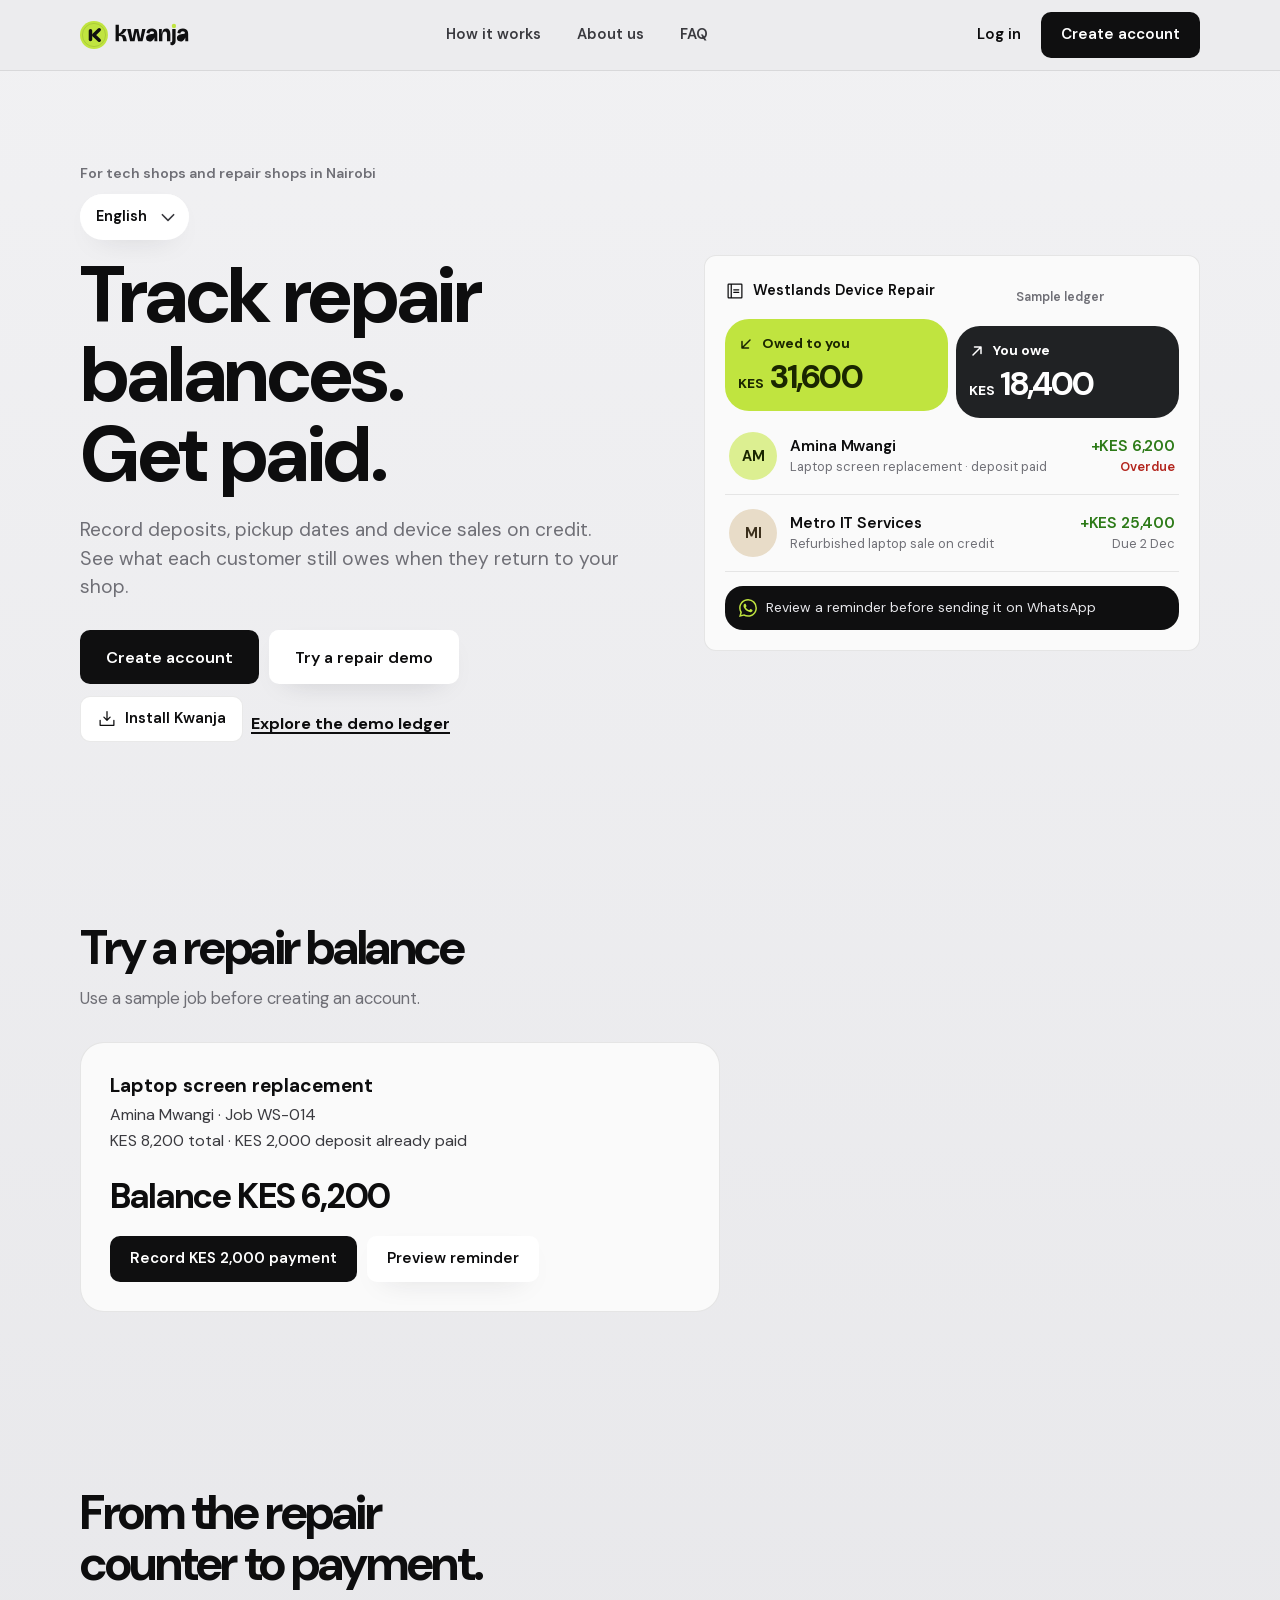
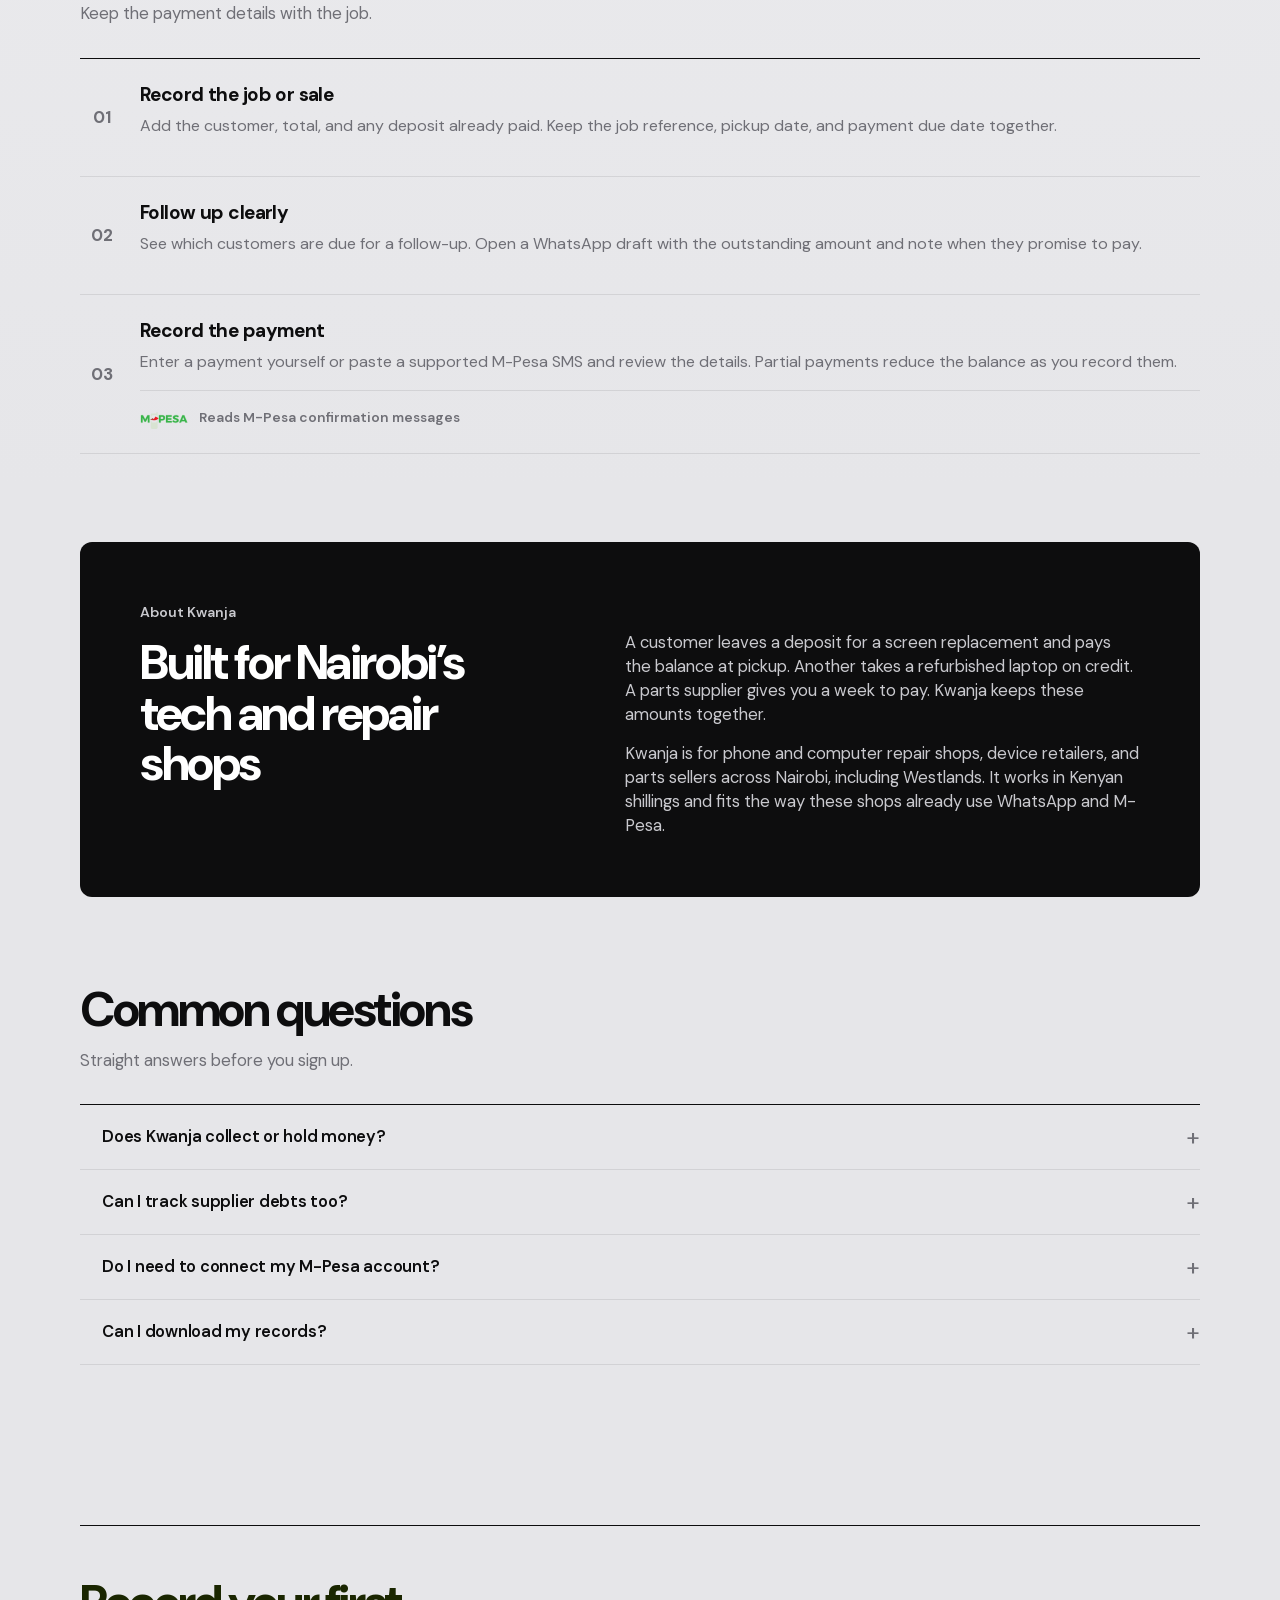
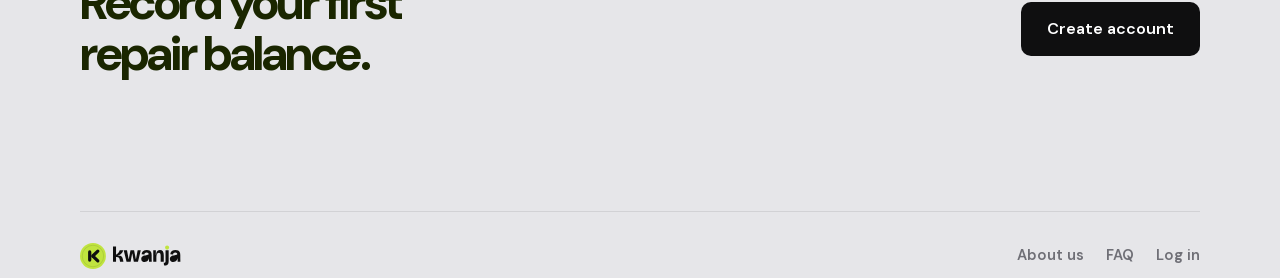
<file: index.1ad849f63965cdec.html>
<!doctype html>
<html lang="en">
<head>
  <meta charset="utf-8">
  <meta name="viewport" content="width=device-width, initial-scale=1, viewport-fit=cover">
  <meta name="theme-color" content="#0a0f0c">
  <title>Kwanja | Tech shop and repair ledger</title>
  <meta name="description" content="Track repair deposits, device sales on credit, and unpaid balances for tech shops in Nairobi and Westlands.">
  <link rel="icon" href="logo/kwanja-mark.svg" type="image/svg+xml">
  <link rel="preload" href="fonts/dm-sans-latin.woff2" as="font" type="font/woff2" crossorigin>
  <link rel="manifest" href="manifest.webmanifest">
  <link rel="apple-touch-icon" href="apple-touch-icon.png">
  <meta name="apple-mobile-web-app-capable" content="yes">
  <meta name="mobile-web-app-capable" content="yes">
  <link rel="stylesheet" href="ledger.98fd6926c1f5c1ff.css">
  <link rel="stylesheet" href="public.027176c775ae80ee.css">
  <script src="config.e24d0cc4c4e9f287.js"></script>
  <script src="language.c19a75074acd660f.js" defer></script>
  <script src="ledger.ab2cf005dbe018a2.js" defer></script>
</head>
<body class="is-welcome">
  <svg xmlns="http://www.w3.org/2000/svg" class="icon-library" aria-hidden="true">
    <symbol id="i-home" viewBox="0 0 256 256"><path d="M219.31,108.68l-80-80a16,16,0,0,0-22.62,0l-80,80A15.87,15.87,0,0,0,32,120v96a8,8,0,0,0,8,8h64a8,8,0,0,0,8-8V160h32v56a8,8,0,0,0,8,8h64a8,8,0,0,0,8-8V120A15.87,15.87,0,0,0,219.31,108.68ZM208,208H160V152a8,8,0,0,0-8-8H104a8,8,0,0,0-8,8v56H48V120l80-80,80,80Z"/></symbol>
    <symbol id="i-ledger" viewBox="0 0 256 256"><path d="M184,112a8,8,0,0,1-8,8H112a8,8,0,0,1,0-16h64A8,8,0,0,1,184,112Zm-8,24H112a8,8,0,0,0,0,16h64a8,8,0,0,0,0-16Zm48-88V208a16,16,0,0,1-16,16H48a16,16,0,0,1-16-16V48A16,16,0,0,1,48,32H208A16,16,0,0,1,224,48ZM48,208H72V48H48Zm160,0V48H88V208H208Z"/></symbol>
    <symbol id="i-people" viewBox="0 0 256 256"><path d="M117.25,157.92a60,60,0,1,0-66.5,0A95.83,95.83,0,0,0,3.53,195.63a8,8,0,1,0,13.4,8.74,80,80,0,0,1,134.14,0,8,8,0,0,0,13.4-8.74A95.83,95.83,0,0,0,117.25,157.92ZM40,108a44,44,0,1,1,44,44A44.05,44.05,0,0,1,40,108Zm210.14,98.7a8,8,0,0,1-11.07-2.33A79.83,79.83,0,0,0,172,168a8,8,0,0,1,0-16,44,44,0,1,0-16.34-84.87,8,8,0,1,1-5.94-14.85,60,60,0,0,1,55.53,105.64,95.83,95.83,0,0,1,47.22,37.71A8,8,0,0,1,250.14,206.7Z"/></symbol>
    <symbol id="i-download" viewBox="0 0 256 256"><path d="M224,144v64a8,8,0,0,1-8,8H40a8,8,0,0,1-8-8V144a8,8,0,0,1,16,0v56H208V144a8,8,0,0,1,16,0Zm-101.66,5.66a8,8,0,0,0,11.32,0l40-40a8,8,0,0,0-11.32-11.32L136,124.69V32a8,8,0,0,0-16,0v92.69L93.66,98.34a8,8,0,0,0-11.32,11.32Z"/></symbol>
    <symbol id="i-plus" viewBox="0 0 256 256"><path d="M228,128a12,12,0,0,1-12,12H140v76a12,12,0,0,1-24,0V140H40a12,12,0,0,1,0-24h76V40a12,12,0,0,1,24,0v76h76A12,12,0,0,1,228,128Z"/></symbol>
    <symbol id="i-search" viewBox="0 0 256 256"><path d="M229.66,218.34l-50.07-50.06a88.11,88.11,0,1,0-11.31,11.31l50.06,50.07a8,8,0,0,0,11.32-11.32ZM40,112a72,72,0,1,1,72,72A72.08,72.08,0,0,1,40,112Z"/></symbol>
    <symbol id="i-chevron" viewBox="0 0 256 256"><path d="M184.49,136.49l-80,80a12,12,0,0,1-17-17L159,128,87.51,56.49a12,12,0,1,1,17-17l80,80A12,12,0,0,1,184.49,136.49Z"/></symbol>
    <symbol id="i-in" viewBox="0 0 256 256"><path d="M200.49,72.48,93,180h75a12,12,0,0,1,0,24H64a12,12,0,0,1-12-12V88a12,12,0,0,1,24,0v75L183.51,55.51a12,12,0,0,1,17,17Z"/></symbol>
    <symbol id="i-out" viewBox="0 0 256 256"><path d="M204,64V168a12,12,0,0,1-24,0V93L72.49,200.49a12,12,0,0,1-17-17L163,76H88a12,12,0,0,1,0-24H192A12,12,0,0,1,204,64Z"/></symbol>
    <symbol id="i-calendar" viewBox="0 0 256 256"><path d="M208,32H184V24a8,8,0,0,0-16,0v8H88V24a8,8,0,0,0-16,0v8H48A16,16,0,0,0,32,48V208a16,16,0,0,0,16,16H208a16,16,0,0,0,16-16V48A16,16,0,0,0,208,32ZM72,48v8a8,8,0,0,0,16,0V48h80v8a8,8,0,0,0,16,0V48h24V80H48V48ZM208,208H48V96H208V208Z"/></symbol>
    <symbol id="i-close" viewBox="0 0 256 256"><path d="M208.49,191.51a12,12,0,0,1-17,17L128,145,64.49,208.49a12,12,0,0,1-17-17L111,128,47.51,64.49a12,12,0,0,1,17-17L128,111l63.51-63.52a12,12,0,0,1,17,17L145,128Z"/></symbol>
    <symbol id="i-check" viewBox="0 0 256 256"><path d="M232.49,80.49l-128,128a12,12,0,0,1-17,0l-56-56a12,12,0,1,1,17-17L96,183,215.51,63.51a12,12,0,0,1,17,17Z"/></symbol>
    <symbol id="i-eye" viewBox="0 0 256 256"><path d="M247.31,124.76c-.35-.79-8.82-19.58-27.65-38.41C194.57,61.26,162.88,48,128,48S61.43,61.26,36.34,86.35C17.51,105.18,9,124,8.69,124.76a8,8,0,0,0,0,6.5c.35.79,8.82,19.57,27.65,38.4C61.43,194.74,93.12,208,128,208s66.57-13.26,91.66-38.34c18.83-18.83,27.3-37.61,27.65-38.4A8,8,0,0,0,247.31,124.76ZM128,192c-30.78,0-57.67-11.19-79.93-33.25A133.47,133.47,0,0,1,25,128,133.33,133.33,0,0,1,48.07,97.25C70.33,75.19,97.22,64,128,64s57.67,11.19,79.93,33.25A133.46,133.46,0,0,1,231.05,128C223.84,141.46,192.43,192,128,192Zm0-112a48,48,0,1,0,48,48A48.05,48.05,0,0,0,128,80Zm0,80a32,32,0,1,1,32-32A32,32,0,0,1,128,160Z"/></symbol>
    <symbol id="i-eyeoff" viewBox="0 0 256 256"><path d="M53.92,34.62A8,8,0,1,0,42.08,45.38L61.32,66.55C25,88.84,9.38,123.2,8.69,124.76a8,8,0,0,0,0,6.5c.35.79,8.82,19.57,27.65,38.4C61.43,194.74,93.12,208,128,208a127.11,127.11,0,0,0,52.07-10.83l22,24.21a8,8,0,1,0,11.84-10.76Zm47.33,75.84,41.67,45.85a32,32,0,0,1-41.67-45.85ZM128,192c-30.78,0-57.67-11.19-79.93-33.25A133.16,133.16,0,0,1,25,128c4.69-8.79,19.66-33.39,47.35-49.38l18,19.75a48,48,0,0,0,63.66,70l14.73,16.2A112,112,0,0,1,128,192Zm6-95.43a8,8,0,0,1,3-15.72,48.16,48.16,0,0,1,38.77,42.64,8,8,0,0,1-7.22,8.71,6.39,6.39,0,0,1-.75,0,8,8,0,0,1-8-7.26A32.09,32.09,0,0,0,134,96.57Zm113.28,34.69c-.42.94-10.55,23.37-33.36,43.8a8,8,0,1,1-10.67-11.92A132.77,132.77,0,0,0,231.05,128a133.15,133.15,0,0,0-23.12-30.77C185.67,75.19,158.78,64,128,64a118.37,118.37,0,0,0-19.36,1.57A8,8,0,1,1,106,49.79,134,134,0,0,1,128,48c34.88,0,66.57,13.26,91.66,38.35,18.83,18.83,27.3,37.62,27.65,38.41A8,8,0,0,1,247.31,131.26Z"/></symbol>
    <symbol id="i-back" viewBox="0 0 256 256"><path d="M216,40H68.53a16.08,16.08,0,0,0-13.72,7.77L9.14,123.88a8,8,0,0,0,0,8.24l45.67,76.11A16.08,16.08,0,0,0,68.53,216H216a16,16,0,0,0,16-16V56A16,16,0,0,0,216,40ZM61.67,204.12,68.53,200h0ZM216,200H68.53l-43.2-72,43.2-72H216ZM106.34,146.34,124.69,128l-18.35-18.34a8,8,0,0,1,11.32-11.32L136,116.69l18.34-18.35a8,8,0,0,1,11.32,11.32L147.31,128l18.35,18.34a8,8,0,0,1-11.32,11.32L136,139.31l-18.34,18.35a8,8,0,0,1-11.32-11.32Z"/></symbol>
    <symbol id="i-whatsapp" viewBox="0 0 24 24"><path d="M17.472 14.382c-.297-.149-1.758-.867-2.03-.967-.273-.099-.471-.148-.67.15-.197.297-.767.966-.94 1.164-.173.199-.347.223-.644.075-.297-.15-1.255-.463-2.39-1.475-.883-.788-1.48-1.761-1.653-2.059-.173-.297-.018-.458.13-.606.134-.133.298-.347.446-.52.149-.174.198-.298.298-.497.099-.198.05-.371-.025-.52-.075-.149-.669-1.612-.916-2.207-.242-.579-.487-.5-.669-.51-.173-.008-.371-.01-.57-.01-.198 0-.52.074-.792.372-.272.297-1.04 1.016-1.04 2.479 0 1.462 1.065 2.875 1.213 3.074.149.198 2.096 3.2 5.077 4.487.709.306 1.262.489 1.694.625.712.227 1.36.195 1.871.118.571-.085 1.758-.719 2.006-1.413.248-.694.248-1.289.173-1.413-.074-.124-.272-.198-.57-.347m-5.421 7.403h-.004a9.87 9.87 0 01-5.031-1.378l-.361-.214-3.741.982.998-3.648-.235-.374a9.86 9.86 0 01-1.51-5.26c.001-5.45 4.436-9.884 9.888-9.884 2.64 0 5.122 1.03 6.988 2.898a9.825 9.825 0 012.893 6.994c-.003 5.45-4.437 9.884-9.885 9.884m8.413-18.297A11.815 11.815 0 0012.05 0C5.495 0 .16 5.335.157 11.892c0 2.096.547 4.142 1.588 5.945L.057 24l6.305-1.654a11.882 11.882 0 005.683 1.448h.005c6.554 0 11.89-5.335 11.893-11.893a11.821 11.821 0 00-3.48-8.413Z"/></symbol>
    <symbol id="i-apple" viewBox="0 0 24 24"><path d="M12.152 6.896c-.948 0-2.415-1.078-3.96-1.04-2.04.027-3.91 1.183-4.961 3.014-2.117 3.675-.546 9.103 1.519 12.09 1.013 1.454 2.208 3.09 3.792 3.039 1.52-.065 2.09-.987 3.935-.987 1.831 0 2.35.987 3.96.948 1.637-.026 2.676-1.48 3.676-2.948 1.156-1.688 1.636-3.325 1.662-3.415-.039-.013-3.182-1.221-3.22-4.857-.026-3.04 2.48-4.494 2.597-4.559-1.429-2.09-3.623-2.324-4.39-2.376-2-.156-3.675 1.09-4.61 1.09zM15.53 3.83c.843-1.012 1.4-2.427 1.245-3.83-1.207.052-2.662.805-3.532 1.818-.78.896-1.454 2.338-1.273 3.714 1.338.104 2.715-.688 3.559-1.701"/></symbol>
    <symbol id="i-google" viewBox="0 0 48 48"><path fill="#EA4335" d="M24 9.5c3.54 0 6.71 1.22 9.21 3.6l6.85-6.85C35.9 2.38 30.47 0 24 0 14.62 0 6.51 5.38 2.56 13.22l7.98 6.19C12.43 13.72 17.74 9.5 24 9.5z"/><path fill="#4285F4" d="M46.98 24.55c0-1.57-.15-3.09-.38-4.55H24v9.02h12.94c-.58 2.96-2.26 5.48-4.78 7.18l7.73 6c4.51-4.18 7.09-10.36 7.09-17.65z"/><path fill="#FBBC05" d="M10.53 28.59c-.48-1.45-.76-2.99-.76-4.59s.27-3.14.76-4.59l-7.98-6.19C.92 16.46 0 20.12 0 24c0 3.88.92 7.54 2.56 10.78l7.97-6.19z"/><path fill="#34A853" d="M24 48c6.48 0 11.93-2.13 15.89-5.81l-7.73-6c-2.15 1.45-4.92 2.3-8.16 2.3-6.26 0-11.57-4.22-13.47-9.91l-7.98 6.19C6.51 42.62 14.62 48 24 48z"/></symbol>
  </svg>
  <a class="skip-link" href="#main">Skip to content</a>
  <div class="shell">
    <main id="main" class="main" tabindex="-1">
      <header class="topbar">
        <a class="brand" href="#overview" aria-label="Kwanja overview"><img src="logo/kwanja-lockup.svg" alt="Kwanja"></a>
        <span class="spacer"></span>
        <button class="round privacy" id="overview-privacy" type="button" data-action="privacy" aria-pressed="false" aria-label="Hide amounts" hidden><svg class="icon" aria-hidden="true"><use href="#i-eye"/></svg></button>
        <a class="mini settings-link" href="#settings" data-nav="settings">Settings</a>
      </header>

      <p id="workspace-offline" class="connection-status offline-status" role="status" hidden>You’re offline. You can view and export current results from the ledger already loaded. Reconnect to save changes, import files, or export the full ledger.</p>
      <div id="connection-status" class="connection-status" role="status" hidden></div>

      <div id="overview-view">
        <h1 class="sr-only" id="page-title">Overview</h1>
        <p class="sr-only" id="page-context"></p>
        <section class="wallets" aria-label="Ledger balances">
          <a class="wallet-card wallet-in" href="#ledger/receivable">
            <span class="wallet-label"><span class="wallet-icon"><svg class="icon" aria-hidden="true"><use href="#i-in"/></svg></span>Owed to you</span>
            <strong class="wallet-value"><small>KES</small> <span id="receivable-total"></span></strong>
            <span class="wallet-footer"><span id="receivable-count"></span><span class="wallet-overdue" id="overdue-chip" hidden></span></span>
            <span class="wallet-arrow"><svg class="icon" aria-hidden="true"><use href="#i-chevron"/></svg></span>
          </a>
          <a class="wallet-card wallet-out" href="#ledger/payable">
            <span class="wallet-label"><span class="wallet-icon"><svg class="icon" aria-hidden="true"><use href="#i-out"/></svg></span>You owe</span>
            <strong class="wallet-value"><small>KES</small> <span id="payable-total"></span></strong>
            <span class="wallet-footer" id="payable-count"></span>
            <span class="wallet-arrow"><svg class="icon" aria-hidden="true"><use href="#i-chevron"/></svg></span>
          </a>
          <p class="wallet-net"><span>Net outstanding</span><strong id="net-amount"></strong></p>
        </section>

        <section class="banner" id="banner" aria-live="polite"></section>

        <section class="section" id="follow-section" aria-labelledby="chase-title">
          <div class="section-head"><h2 id="chase-title">Follow up</h2><a class="more" id="follow-all" href="#ledger/followup" hidden>View queue</a><button class="mini" id="legacy-follow-add" type="button" data-action="new"><svg class="icon"><use href="#i-plus"/></svg>Add</button></div>
          <div id="follow-list" class="chase-row"></div>
        </section>

        <section class="section" id="recent-section" aria-labelledby="recent-title">
          <div class="section-head"><h2 id="recent-title">Recent entries</h2><a class="more" href="#ledger">See all<svg class="icon" aria-hidden="true"><use href="#i-chevron"/></svg></a></div>
          <div id="recent-list" class="list"></div>
        </section>
      </div>

      <section id="ledger-view" aria-label="Ledger entries" hidden>
        <h1 class="view-title">Ledger</h1>
        <p class="view-sub" id="ledger-sub" role="status"></p>
        <form id="ledger-search" role="search">
          <label class="search"><svg class="icon" aria-hidden="true"><use href="#i-search"/></svg><input id="search" type="search" placeholder="Name, phone, or reference" aria-label="Search ledger by name, phone, or reference" autocomplete="off"></label>
        </form>
        <div id="filters" class="filters" aria-label="Filter entries">
          <a href="#ledger" data-filter="all">All</a>
          <a href="#ledger/receivable" data-filter="receivable">Owed to you</a>
          <a href="#ledger/payable" data-filter="payable">You owe</a>
          <a href="#ledger/paid" data-filter="paid">Settled</a>
          <a href="#ledger/followup" data-filter="followup" id="follow-filter" hidden>Follow-up due</a>
        </div>
        <div class="ledger-tools" aria-label="Ledger files" role="group">
          <button class="mini" type="button" data-action="import" id="import-entry" hidden>Import CSV</button>
          <button class="mini" type="button" data-action="export">Export CSV</button>
        </div>
        <div id="ledger-list" class="cards"></div>
      </section>

      <section id="contacts-view" aria-label="Contacts" hidden><h1 class="view-title">Contacts</h1><p class="view-sub" id="contacts-sub"></p><div id="contacts-list"></div></section>
      <section id="settings-view" aria-labelledby="settings-title" hidden>
        <h1 class="view-title" id="settings-title">Settings</h1>
        <div class="contact-group settings-card"><h2>Language</h2>
          <select class="language-choice" data-language aria-label="Language"><option value="en" lang="en">English</option><option value="sw" lang="sw">Kiswahili</option></select>
        </div>
        <div class="contact-group settings-card"><h2>Display</h2>
          <button class="button" type="button" data-action="privacy" aria-pressed="false">Hide amounts</button>
        </div>
        <div id="account" class="contact-group account" hidden><h2>Account</h2><p class="help" id="account-email"></p><button class="button" type="button" data-action="account-security" hidden>Manage password</button><button class="button" type="button" data-action="signout">Sign out</button></div>
        <div class="workspace-tools">
          <button class="button" type="button" data-action="walkthrough">Replay walkthrough</button>
          <button class="button" type="button" data-action="install-app" hidden><svg class="icon" aria-hidden="true"><use href="#i-download"/></svg>Install Kwanja</button>
        </div>
      </section>
    </main>

    <nav class="dock" aria-label="Workspace">
      <a href="#overview" data-nav="overview" aria-label="Overview"><svg class="icon"><use href="#i-home"/></svg></a>
      <a href="#ledger" data-nav="ledger" aria-label="Ledger"><svg class="icon"><use href="#i-ledger"/></svg></a>
      <button class="fab" type="button" data-action="new" aria-label="Add debt"><svg class="icon"><use href="#i-plus"/></svg></button>
      <a href="#contacts" data-nav="contacts" aria-label="Contacts"><svg class="icon"><use href="#i-people"/></svg></a>
      <button class="dock-search" type="button" data-action="find-entry" aria-label="Find a customer or job"><svg class="icon" aria-hidden="true"><use href="#i-search"/></svg></button>
    </nav>
  </div>

  <section id="welcome" class="welcome" aria-label="Kwanja website">
    <p id="public-offline" class="public-width connection-status offline-status" role="status" hidden>You’re offline. You can explore Kwanja and try the sample repair. Reconnect to access your shop ledger.</p>
    <div data-step="intro" class="public-site" id="home">
      <header class="public-header">
        <div class="public-bar">
          <a class="brand" href="#home" aria-label="Kwanja home"><img src="logo/kwanja-lockup.svg" alt="Kwanja"></a>
          <nav class="public-nav" aria-label="About Kwanja"><a href="#how-it-works">How it works</a><a href="#about">About us</a><a href="#questions">FAQ</a></nav>
          <div class="public-account"><a class="public-login" href="#login">Log in</a><a class="pill primary" href="#signup">Create account</a></div>
        </div>
      </header>
      <main id="public-main" tabindex="-1">
        <section class="public-width public-hero" aria-labelledby="public-title">
          <div class="hero-copy">
            <p class="eyebrow"><span class="lime-dot"></span>For tech shops and repair shops in Nairobi</p>
            <select class="language-choice" data-language aria-label="Language"><option value="en" lang="en">English</option><option value="sw" lang="sw">Kiswahili</option></select>
            <h1 id="public-title" tabindex="-1">Track repair balances. <mark>Get paid.</mark></h1>
            <p class="lede">Record deposits, pickup dates and device sales on credit. See what each customer still owes when they return to your shop.</p>
            <div class="hero-actions"><a class="pill primary large" href="#signup">Create account</a><a class="pill light large" href="#repair-demo">Try a repair demo</a></div>
            <button class="pill public-install" type="button" data-action="install-app" hidden><svg class="icon" aria-hidden="true"><use href="#i-download"/></svg>Install Kwanja</button>
            <button class="public-demo link" type="button" data-action="skip" hidden>Explore the demo ledger</button>
          </div>
          <figure class="sample" aria-label="Example ledger showing customer and supplier balances">
            <div class="sample-top"><span><svg class="icon" aria-hidden="true"><use href="#i-ledger"/></svg>Westlands Device Repair</span><span class="chip">Sample ledger</span></div>
            <div class="sample-wallets">
              <div class="wallet-card wallet-in"><span class="wallet-label"><svg class="icon" aria-hidden="true"><use href="#i-in"/></svg>Owed to you</span><strong class="wallet-value"><small>KES</small> 31,600</strong></div>
              <div class="wallet-card wallet-out"><span class="wallet-label"><svg class="icon" aria-hidden="true"><use href="#i-out"/></svg>You owe</span><strong class="wallet-value"><small>KES</small> 18,400</strong></div>
            </div>
            <div class="sample-row"><span class="contact-avatar avatar-0" aria-hidden="true">AM</span><div><b>Amina Mwangi</b><small>Laptop screen replacement · deposit paid</small></div><div><b class="plus">+KES 6,200</b><small class="late">Overdue</small></div></div>
            <div class="sample-row"><span class="contact-avatar avatar-3" aria-hidden="true">MI</span><div><b>Metro IT Services</b><small>Refurbished laptop sale on credit</small></div><div><b class="plus">+KES 25,400</b><small>Due 2 Dec</small></div></div>
            <figcaption><svg class="icon" aria-hidden="true"><use href="#i-whatsapp"/></svg>Review a reminder before sending it on WhatsApp</figcaption>
          </figure>
        </section>
        <section class="public-width public-section" id="repair-demo" aria-labelledby="repair-demo-title">
          <div class="section-intro"><h2 id="repair-demo-title">Try a repair balance</h2><p class="section-lede">Use a sample job before creating an account.</p></div>
          <div class="repair-demo">
            <div class="repair-demo-job"><strong>Laptop screen replacement</strong><span>Amina Mwangi · Job WS-014</span><span>KES 8,200 total · KES 2,000 deposit already paid</span></div>
            <p class="repair-demo-balance" id="repair-demo-balance" role="status">Balance KES 6,200</p>
            <div class="hero-actions">
              <button class="pill primary" type="button" data-action="repair-demo-payment">Record KES 2,000 payment</button>
              <button class="pill light" type="button" data-action="repair-demo-reminder">Preview reminder</button>
              <button class="link" type="button" data-action="repair-demo-reset" hidden>Reset example</button>
            </div>
            <div class="repair-demo-reminder" id="repair-demo-reminder" hidden><strong>WhatsApp draft</strong><p id="repair-demo-message"></p></div>
          </div>
        </section>
        <section class="public-width public-section" id="how-it-works" aria-labelledby="how-heading">
          <div class="section-intro"><p class="eyebrow"><span class="lime-dot"></span>How it works</p><h2 id="how-heading">From the repair counter to payment.</h2><p class="section-lede">Keep the payment details with the job.</p></div>
          <div class="public-steps">
            <article><span class="step-badge"><svg class="icon" aria-hidden="true"><use href="#i-ledger"/></svg></span><h3>Record the job or sale</h3><p>Add the customer, total, and any deposit already paid. Keep the job reference, pickup date, and payment due date together.</p></article>
            <article><span class="step-badge"><svg class="icon" aria-hidden="true"><use href="#i-whatsapp"/></svg></span><h3>Follow up clearly</h3><p>See which customers are due for a follow-up. Open a WhatsApp draft with the outstanding amount and note when they promise to pay.</p></article>
            <article><span class="step-badge"><svg class="icon" aria-hidden="true"><use href="#i-check"/></svg></span><h3>Record the payment</h3><p>Enter a payment yourself or paste a supported M-Pesa SMS and review the details. Partial payments reduce the balance as you record them.</p><p class="step-note"><img class="brand-mark" src="brands/mpesa.svg" alt="M-Pesa">Reads M-Pesa confirmation messages</p></article>
          </div>
        </section>
        <section class="public-width" id="about" aria-labelledby="about-heading">
          <div class="public-dark about-panel">
            <p class="eyebrow on-dark"><span class="lime-dot"></span>About Kwanja</p>
            <h2 id="about-heading">Built for Nairobi’s tech and repair shops</h2>
            <div class="about-copy"><p>A customer leaves a deposit for a screen replacement and pays the balance at pickup. Another takes a refurbished laptop on credit. A parts supplier gives you a week to pay. Kwanja keeps these amounts together.</p>
            <p>Kwanja is for phone and computer repair shops, device retailers, and parts sellers across Nairobi, including Westlands. It works in Kenyan shillings and fits the way these shops already use WhatsApp and M-Pesa.</p></div>
          </div>
        </section>
        <section class="public-width public-section" id="questions" aria-labelledby="faq-heading">
          <div class="section-intro"><p class="eyebrow"><span class="lime-dot"></span>Questions</p><h2 id="faq-heading">Common questions</h2><p class="section-lede">Straight answers before you sign up.</p></div>
          <div class="public-faq">
            <details><summary>Does Kwanja collect or hold money?</summary><p>Payments happen through your usual channels. Kwanja records the amounts and helps you prepare reminders.</p></details>
            <details><summary>Can I track supplier debts too?</summary><p>Yes. The ledger keeps money owed to you separate from money you owe. Both support partial payments.</p></details>
            <details><summary>Do I need to connect my M-Pesa account?</summary><p>No. You can enter payments yourself or paste a supported confirmation SMS. You review what Kwanja extracts before a payment is recorded.</p></details>
            <details><summary>Can I download my records?</summary><p>Yes. Export the ledger to CSV for your records or to open in a spreadsheet.</p></details>
          </div>
        </section>
        <section class="public-width public-cta" aria-labelledby="cta-heading"><h2 id="cta-heading">Record your first repair balance.</h2><a class="pill primary large" href="#signup">Create account</a></section>
      </main>
      <footer class="public-footer"><div class="public-width"><a class="brand" href="#home" aria-label="Kwanja home"><img src="logo/kwanja-lockup.svg" alt="Kwanja"></a><a href="#about">About us</a><a href="#questions">FAQ</a><a href="#login">Log in</a></div></footer>
    </div>

    <div class="auth-layout" id="auth-layout" hidden>
      <aside class="auth-side">
        <a class="brand" href="#home" aria-label="Kwanja home"><img src="logo/kwanja-lockup-mono-black.svg" alt="Kwanja"></a>
        <div class="auth-art" aria-hidden="true">
          <div class="mini-ledger">
            <div class="mini-head"><span>Westlands Device Repair</span><span class="mini-tag">Sample</span></div>
            <div class="mini-row"><span class="contact-avatar avatar-0">AM</span><span class="mini-who"><b>Amina Mwangi</b><small>Laptop screen · deposit paid</small></span><span class="mini-amt"><b class="plus">+KES 6,200</b><small class="late">Overdue</small></span></div>
            <div class="mini-row"><span class="contact-avatar avatar-3">MI</span><span class="mini-who"><b>Metro IT Services</b><small>Refurbished laptop</small></span><span class="mini-amt"><b class="plus">+KES 25,400</b><small>Due 2 Dec</small></span></div>
            <div class="mini-row"><span class="contact-avatar avatar-1">CP</span><span class="mini-who"><b>City Parts Supply</b><small>Replacement screens</small></span><span class="mini-amt"><b class="minus">&minus;KES 18,400</b><small>Due 29 Nov</small></span></div>
            <div class="mini-total"><span>Net outstanding</span><b>KES 13,200</b></div>
          </div>
        </div>
        <div class="auth-pitch"><strong>Your business ledger</strong><p>Track repair deposits, device credit and parts bills.</p></div>
      </aside>
      <div class="auth-content">
        <div class="auth-top">
          <a class="auth-back" href="#home"><svg class="icon" aria-hidden="true"><use href="#i-chevron"/></svg>Back to Kwanja</a>
          <select class="language-choice" data-language aria-label="Language"><option value="en" lang="en">English</option><option value="sw" lang="sw">Kiswahili</option></select>
        </div>
        <div class="auth-card">
          <div class="w-step" data-step="email" hidden>
            <h1 tabindex="-1" id="auth-heading">Create your account</h1>
            <p class="w-sub" id="auth-description">We will send a six-digit code to verify your email.</p>
            <div class="auth-providers" id="auth-providers" hidden>
              <button class="auth-provider" type="button" data-action="provider" data-provider="google" hidden><svg class="icon brand" aria-hidden="true"><use href="#i-google"/></svg>Continue with Google</button>
              <button class="auth-provider" type="button" data-action="provider" data-provider="apple" hidden><svg class="icon brand" aria-hidden="true"><use href="#i-apple"/></svg>Continue with Apple</button>
              <p class="auth-or"><span>or use your email</span></p>
            </div>
            <form class="auth-form" data-form="email">
              <label class="field"><span>Email address</span><input name="email" type="email" inputmode="email" autocomplete="email" placeholder="you@business.co.ke" required></label>
              <label class="field" id="auth-password-field" hidden><span>Password</span><input name="password" type="password" autocomplete="current-password" disabled></label>
              <p class="form-error" role="alert" hidden></p>
              <button class="pill primary large block" type="submit">Send code</button>
            </form>
            <div class="auth-code-actions" id="password-options" hidden><button class="link" type="button" data-action="switch-login-method">Use an email code</button><button class="link" type="button" data-action="password-recovery">Forgot password?</button></div>
            <p class="auth-switch"><span id="auth-switch-copy">Already have an account?</span> <a class="link" id="auth-switch-link" href="#login">Log in</a></p>
            <p class="demo-only auth-demo-note">Demo mode. No email is sent and any six digits work.</p>
          </div>
          <div class="w-step" data-step="code" hidden>
            <h1 tabindex="-1" id="auth-code-heading">Check your email</h1>
            <p class="w-sub">Enter the six-digit code sent to <b id="otp-email"></b>. <span class="demo-only">For the demo, enter any six digits.</span></p>
            <form class="auth-form" data-form="code">
              <div class="otp-field">
                <div class="otp-slots" id="otp-slots" aria-hidden="true"></div>
                <input id="otp-input" class="otp-input" name="code" type="text" inputmode="none" autocomplete="one-time-code" maxlength="6" pattern="[0-9]{6}" required aria-label="Verification code, six digits">
              </div>
              <div class="numpad otp-pad" role="group" aria-label="Number pad"><button type="button" data-action="otp-key" data-key="1">1</button><button type="button" data-action="otp-key" data-key="2">2</button><button type="button" data-action="otp-key" data-key="3">3</button><button type="button" data-action="otp-key" data-key="4">4</button><button type="button" data-action="otp-key" data-key="5">5</button><button type="button" data-action="otp-key" data-key="6">6</button><button type="button" data-action="otp-key" data-key="7">7</button><button type="button" data-action="otp-key" data-key="8">8</button><button type="button" data-action="otp-key" data-key="9">9</button><span></span><button type="button" data-action="otp-key" data-key="0">0</button><button type="button" data-action="otp-key" data-key="del" aria-label="Delete last digit"><svg class="icon" aria-hidden="true"><use href="#i-back"/></svg></button></div>
              <p class="form-error" role="alert" hidden></p>
              <button class="pill primary large block" type="submit">Verify code</button>
            </form>
            <div class="auth-code-actions"><button class="link" type="button" data-action="change-email">Change email</button><button class="link" type="button" data-action="resend">Resend code</button></div>
          </div>
          <div class="w-step" data-step="business" hidden>
            <h1 tabindex="-1">Set up your ledger</h1>
            <p class="w-sub">Your business name appears in your ledger and in the reminders you prepare for customers.</p>
            <form class="auth-form" data-form="business">
              <label class="field"><span>Business name</span><input name="business" maxlength="100" autocomplete="organization" placeholder="e.g. Westlands Device Repair" required></label>
              <p class="form-error" role="alert" hidden></p>
              <button class="pill primary large block" type="submit">Create my ledger</button>
            </form>
          </div>
          <div class="w-step" data-step="password-setup" hidden>
            <h1 tabindex="-1">Add a password</h1>
            <p class="w-sub">Use a password for future logins, or keep using email codes. To set one, open your account and choose Security.</p>
            <button class="pill primary large block" type="button" data-action="account-security">Open account settings</button>
            <p class="auth-switch"><button class="link" type="button" data-action="open-ledger">Continue to my ledger</button></p>
          </div>
          <div class="w-step" data-step="callback" hidden><h1 tabindex="-1">Finishing sign-in</h1><p class="w-sub">One moment while we finish signing you in.</p><p class="form-error" role="alert" hidden></p></div>
        </div>
      </div>
    </div>
  </section>

  <dialog id="dialog" aria-labelledby="dialog-title">
    <div class="dialog-heading"><h2 id="dialog-title" tabindex="-1"></h2><button type="button" class="icon-button" data-action="close" aria-label="Close dialog"><svg class="icon"><use href="#i-close"/></svg></button></div>
    <div id="dialog-content"></div>
  </dialog>
  <div class="toast" id="toast" role="status" aria-live="polite"></div>
</body>
</html>
</file>
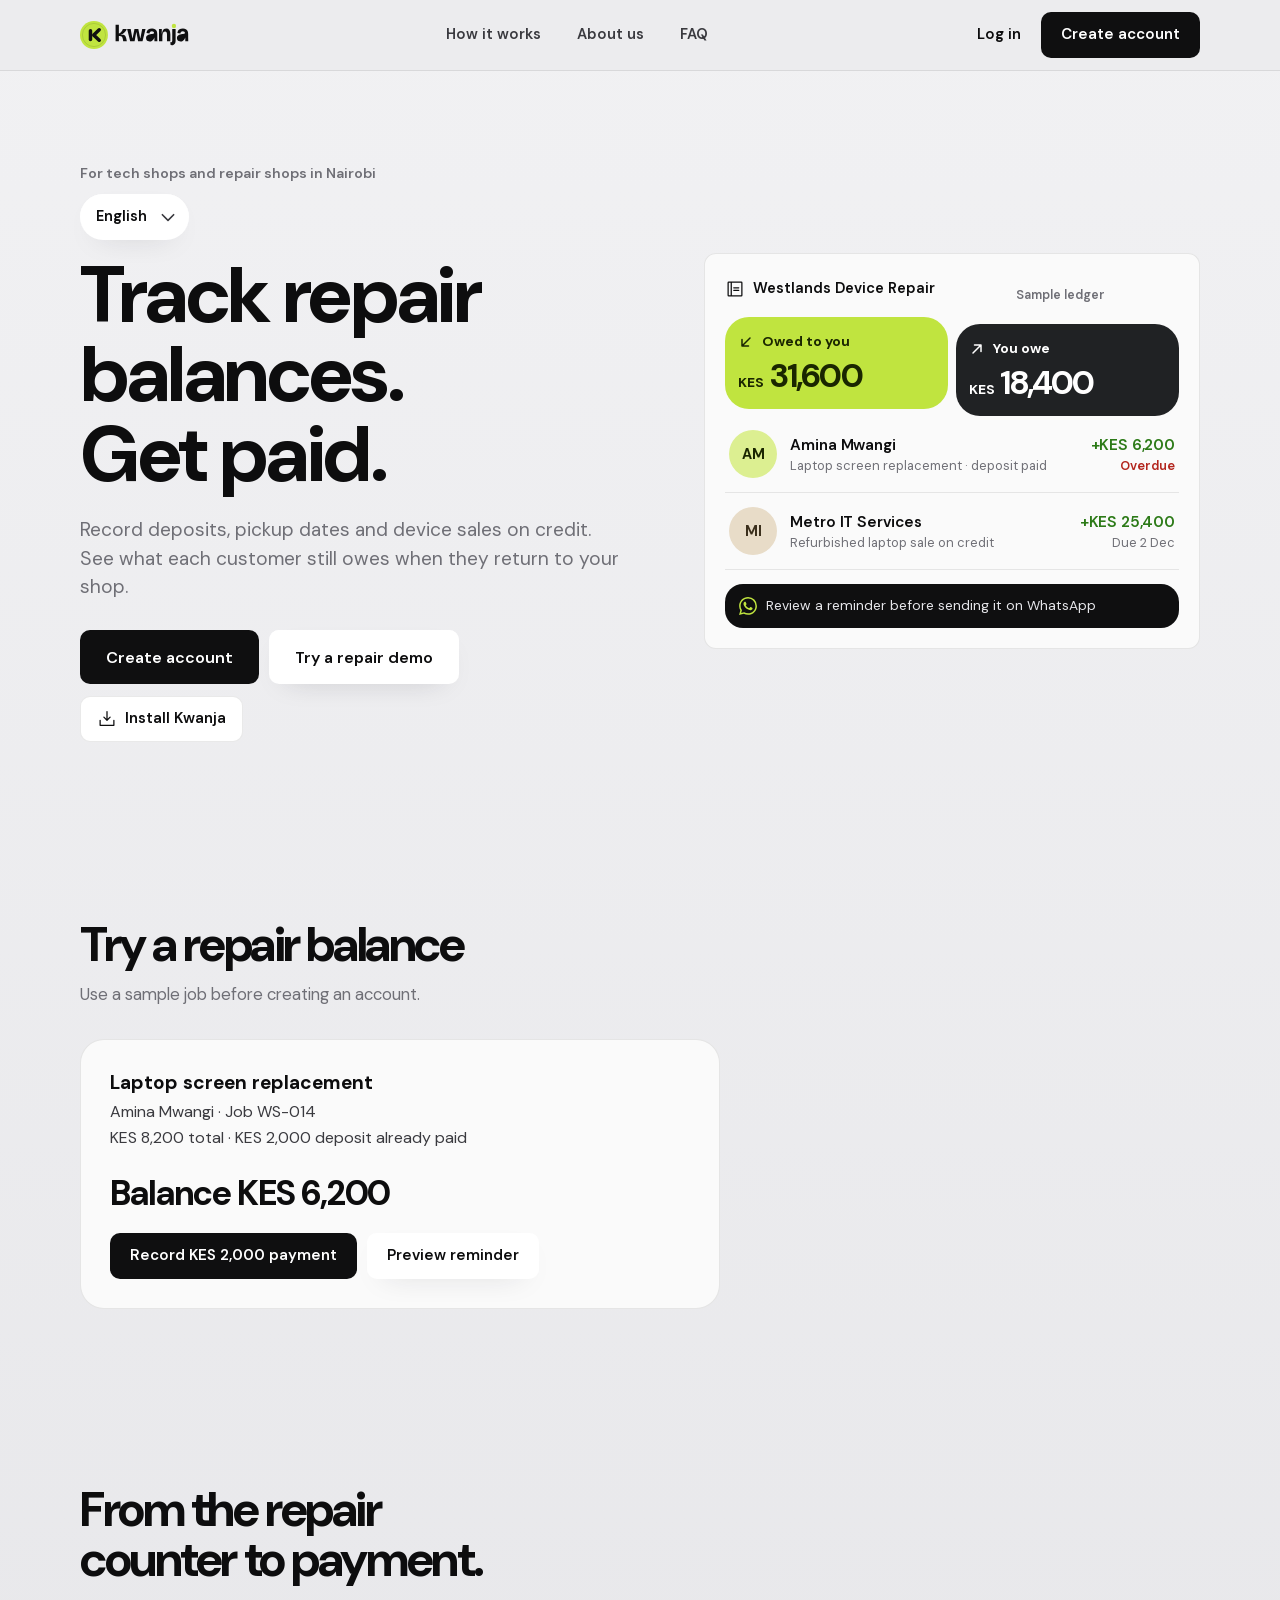
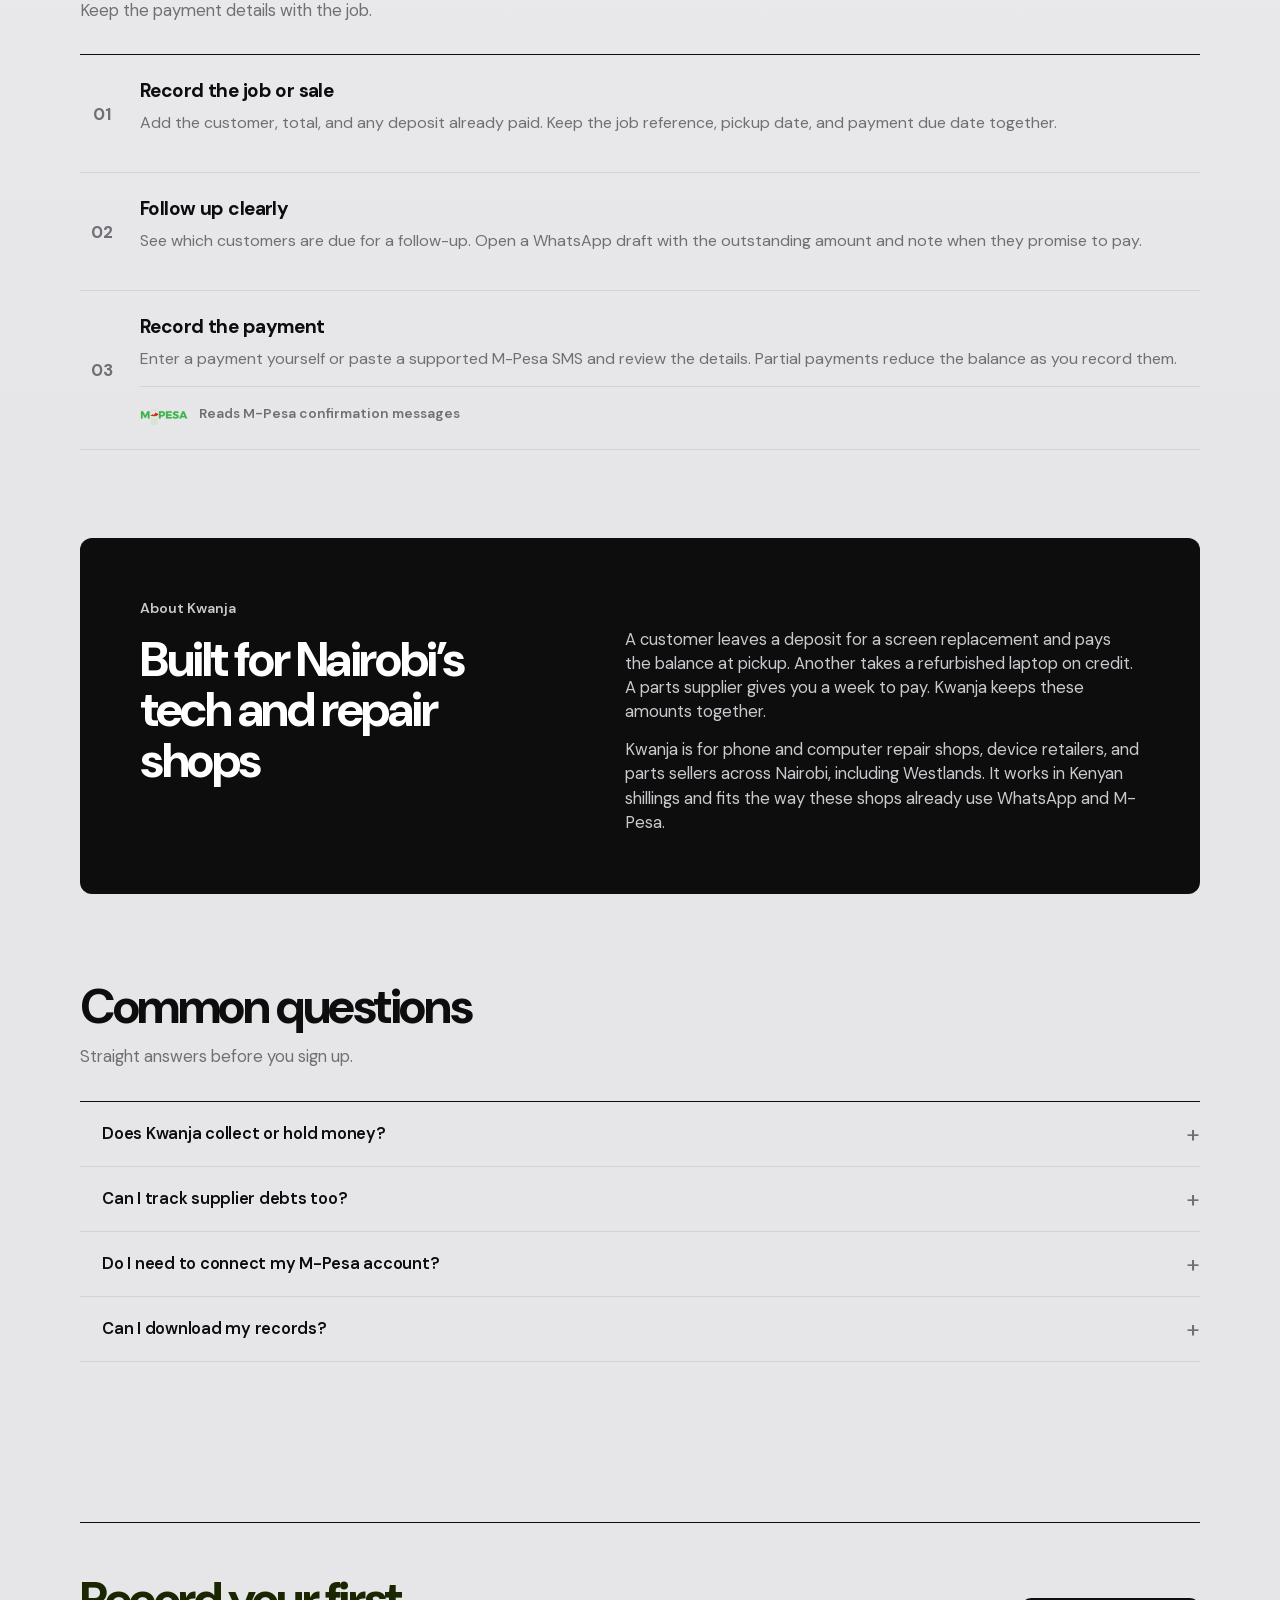
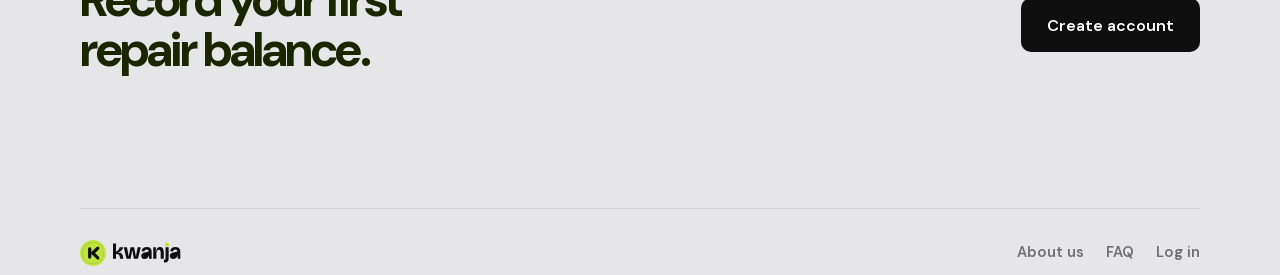
<file: index.1d2f56d95412f699.html>
<!doctype html>
<html lang="en">
<head>
  <meta charset="utf-8">
  <meta name="viewport" content="width=device-width, initial-scale=1, viewport-fit=cover">
  <meta name="theme-color" content="#0a0f0c">
  <title>Kwanja | Tech shop and repair ledger</title>
  <meta name="description" content="Track repair deposits, device sales on credit, and unpaid balances for tech shops in Nairobi and Westlands.">
  <link rel="icon" href="logo/kwanja-mark.svg" type="image/svg+xml">
  <link rel="preload" href="fonts/dm-sans-latin.woff2" as="font" type="font/woff2" crossorigin>
  <link rel="manifest" href="manifest.webmanifest">
  <link rel="apple-touch-icon" href="apple-touch-icon.png">
  <meta name="apple-mobile-web-app-capable" content="yes">
  <meta name="mobile-web-app-capable" content="yes">
  <link rel="stylesheet" href="ledger.98fd6926c1f5c1ff.css">
  <link rel="stylesheet" href="public.60efb664c9d2b341.css">
  <script src="config.e29e0d7d06cd27e2.js"></script>
  <script src="language.0bfa084505b5d0b6.js" defer></script>
  <script src="ledger.ca9245892a1a03fb.js" defer></script>
</head>
<body class="is-welcome">
  <svg xmlns="http://www.w3.org/2000/svg" class="icon-library" aria-hidden="true">
    <symbol id="i-home" viewBox="0 0 256 256"><path d="M219.31,108.68l-80-80a16,16,0,0,0-22.62,0l-80,80A15.87,15.87,0,0,0,32,120v96a8,8,0,0,0,8,8h64a8,8,0,0,0,8-8V160h32v56a8,8,0,0,0,8,8h64a8,8,0,0,0,8-8V120A15.87,15.87,0,0,0,219.31,108.68ZM208,208H160V152a8,8,0,0,0-8-8H104a8,8,0,0,0-8,8v56H48V120l80-80,80,80Z"/></symbol>
    <symbol id="i-ledger" viewBox="0 0 256 256"><path d="M184,112a8,8,0,0,1-8,8H112a8,8,0,0,1,0-16h64A8,8,0,0,1,184,112Zm-8,24H112a8,8,0,0,0,0,16h64a8,8,0,0,0,0-16Zm48-88V208a16,16,0,0,1-16,16H48a16,16,0,0,1-16-16V48A16,16,0,0,1,48,32H208A16,16,0,0,1,224,48ZM48,208H72V48H48Zm160,0V48H88V208H208Z"/></symbol>
    <symbol id="i-people" viewBox="0 0 256 256"><path d="M117.25,157.92a60,60,0,1,0-66.5,0A95.83,95.83,0,0,0,3.53,195.63a8,8,0,1,0,13.4,8.74,80,80,0,0,1,134.14,0,8,8,0,0,0,13.4-8.74A95.83,95.83,0,0,0,117.25,157.92ZM40,108a44,44,0,1,1,44,44A44.05,44.05,0,0,1,40,108Zm210.14,98.7a8,8,0,0,1-11.07-2.33A79.83,79.83,0,0,0,172,168a8,8,0,0,1,0-16,44,44,0,1,0-16.34-84.87,8,8,0,1,1-5.94-14.85,60,60,0,0,1,55.53,105.64,95.83,95.83,0,0,1,47.22,37.71A8,8,0,0,1,250.14,206.7Z"/></symbol>
    <symbol id="i-download" viewBox="0 0 256 256"><path d="M224,144v64a8,8,0,0,1-8,8H40a8,8,0,0,1-8-8V144a8,8,0,0,1,16,0v56H208V144a8,8,0,0,1,16,0Zm-101.66,5.66a8,8,0,0,0,11.32,0l40-40a8,8,0,0,0-11.32-11.32L136,124.69V32a8,8,0,0,0-16,0v92.69L93.66,98.34a8,8,0,0,0-11.32,11.32Z"/></symbol>
    <symbol id="i-plus" viewBox="0 0 256 256"><path d="M228,128a12,12,0,0,1-12,12H140v76a12,12,0,0,1-24,0V140H40a12,12,0,0,1,0-24h76V40a12,12,0,0,1,24,0v76h76A12,12,0,0,1,228,128Z"/></symbol>
    <symbol id="i-search" viewBox="0 0 256 256"><path d="M229.66,218.34l-50.07-50.06a88.11,88.11,0,1,0-11.31,11.31l50.06,50.07a8,8,0,0,0,11.32-11.32ZM40,112a72,72,0,1,1,72,72A72.08,72.08,0,0,1,40,112Z"/></symbol>
    <symbol id="i-chevron" viewBox="0 0 256 256"><path d="M184.49,136.49l-80,80a12,12,0,0,1-17-17L159,128,87.51,56.49a12,12,0,1,1,17-17l80,80A12,12,0,0,1,184.49,136.49Z"/></symbol>
    <symbol id="i-in" viewBox="0 0 256 256"><path d="M200.49,72.48,93,180h75a12,12,0,0,1,0,24H64a12,12,0,0,1-12-12V88a12,12,0,0,1,24,0v75L183.51,55.51a12,12,0,0,1,17,17Z"/></symbol>
    <symbol id="i-out" viewBox="0 0 256 256"><path d="M204,64V168a12,12,0,0,1-24,0V93L72.49,200.49a12,12,0,0,1-17-17L163,76H88a12,12,0,0,1,0-24H192A12,12,0,0,1,204,64Z"/></symbol>
    <symbol id="i-calendar" viewBox="0 0 256 256"><path d="M208,32H184V24a8,8,0,0,0-16,0v8H88V24a8,8,0,0,0-16,0v8H48A16,16,0,0,0,32,48V208a16,16,0,0,0,16,16H208a16,16,0,0,0,16-16V48A16,16,0,0,0,208,32ZM72,48v8a8,8,0,0,0,16,0V48h80v8a8,8,0,0,0,16,0V48h24V80H48V48ZM208,208H48V96H208V208Z"/></symbol>
    <symbol id="i-close" viewBox="0 0 256 256"><path d="M208.49,191.51a12,12,0,0,1-17,17L128,145,64.49,208.49a12,12,0,0,1-17-17L111,128,47.51,64.49a12,12,0,0,1,17-17L128,111l63.51-63.52a12,12,0,0,1,17,17L145,128Z"/></symbol>
    <symbol id="i-check" viewBox="0 0 256 256"><path d="M232.49,80.49l-128,128a12,12,0,0,1-17,0l-56-56a12,12,0,1,1,17-17L96,183,215.51,63.51a12,12,0,0,1,17,17Z"/></symbol>
    <symbol id="i-eye" viewBox="0 0 256 256"><path d="M247.31,124.76c-.35-.79-8.82-19.58-27.65-38.41C194.57,61.26,162.88,48,128,48S61.43,61.26,36.34,86.35C17.51,105.18,9,124,8.69,124.76a8,8,0,0,0,0,6.5c.35.79,8.82,19.57,27.65,38.4C61.43,194.74,93.12,208,128,208s66.57-13.26,91.66-38.34c18.83-18.83,27.3-37.61,27.65-38.4A8,8,0,0,0,247.31,124.76ZM128,192c-30.78,0-57.67-11.19-79.93-33.25A133.47,133.47,0,0,1,25,128,133.33,133.33,0,0,1,48.07,97.25C70.33,75.19,97.22,64,128,64s57.67,11.19,79.93,33.25A133.46,133.46,0,0,1,231.05,128C223.84,141.46,192.43,192,128,192Zm0-112a48,48,0,1,0,48,48A48.05,48.05,0,0,0,128,80Zm0,80a32,32,0,1,1,32-32A32,32,0,0,1,128,160Z"/></symbol>
    <symbol id="i-eyeoff" viewBox="0 0 256 256"><path d="M53.92,34.62A8,8,0,1,0,42.08,45.38L61.32,66.55C25,88.84,9.38,123.2,8.69,124.76a8,8,0,0,0,0,6.5c.35.79,8.82,19.57,27.65,38.4C61.43,194.74,93.12,208,128,208a127.11,127.11,0,0,0,52.07-10.83l22,24.21a8,8,0,1,0,11.84-10.76Zm47.33,75.84,41.67,45.85a32,32,0,0,1-41.67-45.85ZM128,192c-30.78,0-57.67-11.19-79.93-33.25A133.16,133.16,0,0,1,25,128c4.69-8.79,19.66-33.39,47.35-49.38l18,19.75a48,48,0,0,0,63.66,70l14.73,16.2A112,112,0,0,1,128,192Zm6-95.43a8,8,0,0,1,3-15.72,48.16,48.16,0,0,1,38.77,42.64,8,8,0,0,1-7.22,8.71,6.39,6.39,0,0,1-.75,0,8,8,0,0,1-8-7.26A32.09,32.09,0,0,0,134,96.57Zm113.28,34.69c-.42.94-10.55,23.37-33.36,43.8a8,8,0,1,1-10.67-11.92A132.77,132.77,0,0,0,231.05,128a133.15,133.15,0,0,0-23.12-30.77C185.67,75.19,158.78,64,128,64a118.37,118.37,0,0,0-19.36,1.57A8,8,0,1,1,106,49.79,134,134,0,0,1,128,48c34.88,0,66.57,13.26,91.66,38.35,18.83,18.83,27.3,37.62,27.65,38.41A8,8,0,0,1,247.31,131.26Z"/></symbol>
    <symbol id="i-back" viewBox="0 0 256 256"><path d="M216,40H68.53a16.08,16.08,0,0,0-13.72,7.77L9.14,123.88a8,8,0,0,0,0,8.24l45.67,76.11A16.08,16.08,0,0,0,68.53,216H216a16,16,0,0,0,16-16V56A16,16,0,0,0,216,40ZM61.67,204.12,68.53,200h0ZM216,200H68.53l-43.2-72,43.2-72H216ZM106.34,146.34,124.69,128l-18.35-18.34a8,8,0,0,1,11.32-11.32L136,116.69l18.34-18.35a8,8,0,0,1,11.32,11.32L147.31,128l18.35,18.34a8,8,0,0,1-11.32,11.32L136,139.31l-18.34,18.35a8,8,0,0,1-11.32-11.32Z"/></symbol>
    <symbol id="i-whatsapp" viewBox="0 0 24 24"><path d="M17.472 14.382c-.297-.149-1.758-.867-2.03-.967-.273-.099-.471-.148-.67.15-.197.297-.767.966-.94 1.164-.173.199-.347.223-.644.075-.297-.15-1.255-.463-2.39-1.475-.883-.788-1.48-1.761-1.653-2.059-.173-.297-.018-.458.13-.606.134-.133.298-.347.446-.52.149-.174.198-.298.298-.497.099-.198.05-.371-.025-.52-.075-.149-.669-1.612-.916-2.207-.242-.579-.487-.5-.669-.51-.173-.008-.371-.01-.57-.01-.198 0-.52.074-.792.372-.272.297-1.04 1.016-1.04 2.479 0 1.462 1.065 2.875 1.213 3.074.149.198 2.096 3.2 5.077 4.487.709.306 1.262.489 1.694.625.712.227 1.36.195 1.871.118.571-.085 1.758-.719 2.006-1.413.248-.694.248-1.289.173-1.413-.074-.124-.272-.198-.57-.347m-5.421 7.403h-.004a9.87 9.87 0 01-5.031-1.378l-.361-.214-3.741.982.998-3.648-.235-.374a9.86 9.86 0 01-1.51-5.26c.001-5.45 4.436-9.884 9.888-9.884 2.64 0 5.122 1.03 6.988 2.898a9.825 9.825 0 012.893 6.994c-.003 5.45-4.437 9.884-9.885 9.884m8.413-18.297A11.815 11.815 0 0012.05 0C5.495 0 .16 5.335.157 11.892c0 2.096.547 4.142 1.588 5.945L.057 24l6.305-1.654a11.882 11.882 0 005.683 1.448h.005c6.554 0 11.89-5.335 11.893-11.893a11.821 11.821 0 00-3.48-8.413Z"/></symbol>
    <symbol id="i-apple" viewBox="0 0 24 24"><path d="M12.152 6.896c-.948 0-2.415-1.078-3.96-1.04-2.04.027-3.91 1.183-4.961 3.014-2.117 3.675-.546 9.103 1.519 12.09 1.013 1.454 2.208 3.09 3.792 3.039 1.52-.065 2.09-.987 3.935-.987 1.831 0 2.35.987 3.96.948 1.637-.026 2.676-1.48 3.676-2.948 1.156-1.688 1.636-3.325 1.662-3.415-.039-.013-3.182-1.221-3.22-4.857-.026-3.04 2.48-4.494 2.597-4.559-1.429-2.09-3.623-2.324-4.39-2.376-2-.156-3.675 1.09-4.61 1.09zM15.53 3.83c.843-1.012 1.4-2.427 1.245-3.83-1.207.052-2.662.805-3.532 1.818-.78.896-1.454 2.338-1.273 3.714 1.338.104 2.715-.688 3.559-1.701"/></symbol>
    <symbol id="i-google" viewBox="0 0 48 48"><path fill="#EA4335" d="M24 9.5c3.54 0 6.71 1.22 9.21 3.6l6.85-6.85C35.9 2.38 30.47 0 24 0 14.62 0 6.51 5.38 2.56 13.22l7.98 6.19C12.43 13.72 17.74 9.5 24 9.5z"/><path fill="#4285F4" d="M46.98 24.55c0-1.57-.15-3.09-.38-4.55H24v9.02h12.94c-.58 2.96-2.26 5.48-4.78 7.18l7.73 6c4.51-4.18 7.09-10.36 7.09-17.65z"/><path fill="#FBBC05" d="M10.53 28.59c-.48-1.45-.76-2.99-.76-4.59s.27-3.14.76-4.59l-7.98-6.19C.92 16.46 0 20.12 0 24c0 3.88.92 7.54 2.56 10.78l7.97-6.19z"/><path fill="#34A853" d="M24 48c6.48 0 11.93-2.13 15.89-5.81l-7.73-6c-2.15 1.45-4.92 2.3-8.16 2.3-6.26 0-11.57-4.22-13.47-9.91l-7.98 6.19C6.51 42.62 14.62 48 24 48z"/></symbol>
  </svg>
  <a class="skip-link" href="#main">Skip to content</a>
  <div class="shell">
    <main id="main" class="main" tabindex="-1">
      <header class="topbar">
        <a class="brand" href="#overview" aria-label="Kwanja overview"><img src="logo/kwanja-lockup.svg" alt="Kwanja"></a>
        <span class="spacer"></span>
        <button class="round privacy" id="overview-privacy" type="button" data-action="privacy" aria-pressed="false" aria-label="Hide amounts" hidden><svg class="icon" aria-hidden="true"><use href="#i-eye"/></svg></button>
        <a class="mini settings-link" href="#settings" data-nav="settings">Settings</a>
      </header>

      <p id="workspace-offline" class="connection-status offline-status" role="status" hidden>You’re offline. You can view and export current results from the ledger already loaded. Reconnect to save changes, import files, or export the full ledger.</p>
      <div id="connection-status" class="connection-status" role="status" hidden></div>

      <div id="overview-view">
        <h1 class="sr-only" id="page-title">Overview</h1>
        <p class="sr-only" id="page-context"></p>
        <section class="wallets" aria-label="Ledger balances">
          <a class="wallet-card wallet-in" href="#ledger/receivable">
            <span class="wallet-label"><span class="wallet-icon"><svg class="icon" aria-hidden="true"><use href="#i-in"/></svg></span>Owed to you</span>
            <strong class="wallet-value"><small>KES</small> <span id="receivable-total"></span></strong>
            <span class="wallet-footer"><span id="receivable-count"></span><span class="wallet-overdue" id="overdue-chip" hidden></span></span>
            <span class="wallet-arrow"><svg class="icon" aria-hidden="true"><use href="#i-chevron"/></svg></span>
          </a>
          <a class="wallet-card wallet-out" href="#ledger/payable">
            <span class="wallet-label"><span class="wallet-icon"><svg class="icon" aria-hidden="true"><use href="#i-out"/></svg></span>You owe</span>
            <strong class="wallet-value"><small>KES</small> <span id="payable-total"></span></strong>
            <span class="wallet-footer" id="payable-count"></span>
            <span class="wallet-arrow"><svg class="icon" aria-hidden="true"><use href="#i-chevron"/></svg></span>
          </a>
          <p class="wallet-net"><span>Net outstanding</span><strong id="net-amount"></strong></p>
        </section>

        <section class="banner" id="banner" aria-live="polite"></section>

        <section class="section" id="follow-section" aria-labelledby="chase-title">
          <div class="section-head"><h2 id="chase-title">Follow up</h2><a class="more" id="follow-all" href="#ledger/followup" hidden>View queue</a><button class="mini" id="legacy-follow-add" type="button" data-action="new"><svg class="icon"><use href="#i-plus"/></svg>Add</button></div>
          <div id="follow-list" class="chase-row"></div>
        </section>

        <section class="section" id="recent-section" aria-labelledby="recent-title">
          <div class="section-head"><h2 id="recent-title">Recent entries</h2><a class="more" href="#ledger">See all<svg class="icon" aria-hidden="true"><use href="#i-chevron"/></svg></a></div>
          <div id="recent-list" class="list"></div>
        </section>
      </div>

      <section id="ledger-view" aria-label="Ledger entries" hidden>
        <h1 class="view-title">Ledger</h1>
        <p class="view-sub" id="ledger-sub" role="status"></p>
        <form id="ledger-search" role="search">
          <label class="search"><svg class="icon" aria-hidden="true"><use href="#i-search"/></svg><input id="search" type="search" placeholder="Name, phone, or reference" aria-label="Search ledger by name, phone, or reference" autocomplete="off"></label>
        </form>
        <div id="filters" class="filters" aria-label="Filter entries">
          <a href="#ledger" data-filter="all">All</a>
          <a href="#ledger/receivable" data-filter="receivable">Owed to you</a>
          <a href="#ledger/payable" data-filter="payable">You owe</a>
          <a href="#ledger/paid" data-filter="paid">Settled</a>
          <a href="#ledger/followup" data-filter="followup" id="follow-filter" hidden>Follow-up due</a>
        </div>
        <div class="ledger-tools" aria-label="Ledger files" role="group">
          <button class="mini" type="button" data-action="import" id="import-entry" hidden>Import CSV</button>
          <button class="mini" type="button" data-action="export">Export CSV</button>
        </div>
        <div id="ledger-list" class="cards"></div>
      </section>

      <section id="contacts-view" aria-label="Contacts" hidden><h1 class="view-title">Contacts</h1><p class="view-sub" id="contacts-sub"></p><div id="contacts-list"></div></section>
      <section id="settings-view" aria-labelledby="settings-title" hidden>
        <h1 class="view-title" id="settings-title">Settings</h1>
        <div class="contact-group settings-card"><h2>Language</h2>
          <select class="language-choice" data-language aria-label="Language"><option value="en" lang="en">English</option><option value="sw" lang="sw">Kiswahili</option></select>
        </div>
        <div class="contact-group settings-card"><h2>Display</h2>
          <button class="button" type="button" data-action="privacy" aria-pressed="false">Hide amounts</button>
        </div>
        <div id="account" class="contact-group account" hidden><h2>Account</h2><p class="help" id="account-email"></p><button class="button" type="button" data-action="account-security" hidden>Manage password</button><button class="button" type="button" data-action="signout">Sign out</button></div>
        <div class="workspace-tools">
          <button class="button" type="button" data-action="walkthrough">Replay walkthrough</button>
          <button class="button" type="button" data-action="install-app" hidden><svg class="icon" aria-hidden="true"><use href="#i-download"/></svg>Install Kwanja</button>
        </div>
      </section>
    </main>

    <nav class="dock" aria-label="Workspace">
      <a href="#overview" data-nav="overview" aria-label="Overview"><svg class="icon"><use href="#i-home"/></svg></a>
      <a href="#ledger" data-nav="ledger" aria-label="Ledger"><svg class="icon"><use href="#i-ledger"/></svg></a>
      <button class="fab" type="button" data-action="new" aria-label="Add debt"><svg class="icon"><use href="#i-plus"/></svg></button>
      <a href="#contacts" data-nav="contacts" aria-label="Contacts"><svg class="icon"><use href="#i-people"/></svg></a>
      <button class="dock-search" type="button" data-action="find-entry" aria-label="Find a customer or job"><svg class="icon" aria-hidden="true"><use href="#i-search"/></svg></button>
    </nav>
  </div>

  <section id="welcome" class="welcome" aria-label="Kwanja website">
    <p id="public-offline" class="public-width connection-status offline-status" role="status" hidden>You’re offline. You can explore Kwanja and try the sample repair. Reconnect to access your shop ledger.</p>
    <div data-step="intro" class="public-site" id="home">
      <header class="public-header">
        <div class="public-bar">
          <a class="brand" href="#home" aria-label="Kwanja home"><img src="logo/kwanja-lockup.svg" alt="Kwanja"></a>
          <nav class="public-nav" aria-label="About Kwanja"><a href="#how-it-works">How it works</a><a href="#about">About us</a><a href="#questions">FAQ</a></nav>
          <div class="public-account"><a class="public-login" href="#login">Log in</a><a class="pill primary" href="#signup">Create account</a></div>
        </div>
      </header>
      <main id="public-main" tabindex="-1">
        <section class="public-width public-hero" aria-labelledby="public-title">
          <div class="hero-copy">
            <p class="eyebrow"><span class="lime-dot"></span>For tech shops and repair shops in Nairobi</p>
            <select class="language-choice" data-language aria-label="Language"><option value="en" lang="en">English</option><option value="sw" lang="sw">Kiswahili</option></select>
            <h1 id="public-title" tabindex="-1">Track repair balances. <mark>Get paid.</mark></h1>
            <p class="lede">Record deposits, pickup dates and device sales on credit. See what each customer still owes when they return to your shop.</p>
            <div class="hero-actions"><a class="pill primary large" href="#signup">Create account</a><a class="pill light large" href="#repair-demo">Try a repair demo</a></div>
            <button class="pill public-install" type="button" data-action="install-app" hidden><svg class="icon" aria-hidden="true"><use href="#i-download"/></svg>Install Kwanja</button>
            <button class="public-demo link" type="button" data-action="skip" hidden>Explore the demo ledger</button>
          </div>
          <figure class="sample" aria-label="Example ledger showing customer and supplier balances">
            <div class="sample-top"><span><svg class="icon" aria-hidden="true"><use href="#i-ledger"/></svg>Westlands Device Repair</span><span class="chip">Sample ledger</span></div>
            <div class="sample-wallets">
              <div class="wallet-card wallet-in"><span class="wallet-label"><svg class="icon" aria-hidden="true"><use href="#i-in"/></svg>Owed to you</span><strong class="wallet-value"><small>KES</small> 31,600</strong></div>
              <div class="wallet-card wallet-out"><span class="wallet-label"><svg class="icon" aria-hidden="true"><use href="#i-out"/></svg>You owe</span><strong class="wallet-value"><small>KES</small> 18,400</strong></div>
            </div>
            <div class="sample-row"><span class="contact-avatar avatar-0" aria-hidden="true">AM</span><div><b>Amina Mwangi</b><small>Laptop screen replacement · deposit paid</small></div><div><b class="plus">+KES 6,200</b><small class="late">Overdue</small></div></div>
            <div class="sample-row"><span class="contact-avatar avatar-3" aria-hidden="true">MI</span><div><b>Metro IT Services</b><small>Refurbished laptop sale on credit</small></div><div><b class="plus">+KES 25,400</b><small>Due 2 Dec</small></div></div>
            <figcaption><svg class="icon" aria-hidden="true"><use href="#i-whatsapp"/></svg>Review a reminder before sending it on WhatsApp</figcaption>
          </figure>
        </section>
        <section class="public-width public-section" id="repair-demo" aria-labelledby="repair-demo-title">
          <div class="section-intro"><h2 id="repair-demo-title">Try a repair balance</h2><p class="section-lede">Use a sample job before creating an account.</p></div>
          <div class="repair-demo">
            <div class="repair-demo-job"><strong>Laptop screen replacement</strong><span>Amina Mwangi · Job WS-014</span><span>KES 8,200 total · KES 2,000 deposit already paid</span></div>
            <p class="repair-demo-balance" id="repair-demo-balance" role="status">Balance KES 6,200</p>
            <div class="hero-actions">
              <button class="pill primary" type="button" data-action="repair-demo-payment">Record KES 2,000 payment</button>
              <button class="pill light" type="button" data-action="repair-demo-reminder">Preview reminder</button>
              <button class="link" type="button" data-action="repair-demo-reset" hidden>Reset example</button>
            </div>
            <div class="repair-demo-reminder" id="repair-demo-reminder" hidden><strong>WhatsApp draft</strong><p id="repair-demo-message"></p></div>
          </div>
        </section>
        <section class="public-width public-section" id="how-it-works" aria-labelledby="how-heading">
          <div class="section-intro"><p class="eyebrow"><span class="lime-dot"></span>How it works</p><h2 id="how-heading">From the repair counter to payment.</h2><p class="section-lede">Keep the payment details with the job.</p></div>
          <div class="public-steps">
            <article><span class="step-badge"><svg class="icon" aria-hidden="true"><use href="#i-ledger"/></svg></span><h3>Record the job or sale</h3><p>Add the customer, total, and any deposit already paid. Keep the job reference, pickup date, and payment due date together.</p></article>
            <article><span class="step-badge"><svg class="icon" aria-hidden="true"><use href="#i-whatsapp"/></svg></span><h3>Follow up clearly</h3><p>See which customers are due for a follow-up. Open a WhatsApp draft with the outstanding amount and note when they promise to pay.</p></article>
            <article><span class="step-badge"><svg class="icon" aria-hidden="true"><use href="#i-check"/></svg></span><h3>Record the payment</h3><p>Enter a payment yourself or paste a supported M-Pesa SMS and review the details. Partial payments reduce the balance as you record them.</p><p class="step-note"><img class="brand-mark" src="brands/mpesa.svg" alt="M-Pesa">Reads M-Pesa confirmation messages</p></article>
          </div>
        </section>
        <section class="public-width" id="about" aria-labelledby="about-heading">
          <div class="public-dark about-panel">
            <p class="eyebrow on-dark"><span class="lime-dot"></span>About Kwanja</p>
            <h2 id="about-heading">Built for Nairobi’s tech and repair shops</h2>
            <div class="about-copy"><p>A customer leaves a deposit for a screen replacement and pays the balance at pickup. Another takes a refurbished laptop on credit. A parts supplier gives you a week to pay. Kwanja keeps these amounts together.</p>
            <p>Kwanja is for phone and computer repair shops, device retailers, and parts sellers across Nairobi, including Westlands. It works in Kenyan shillings and fits the way these shops already use WhatsApp and M-Pesa.</p></div>
          </div>
        </section>
        <section class="public-width public-section" id="questions" aria-labelledby="faq-heading">
          <div class="section-intro"><p class="eyebrow"><span class="lime-dot"></span>Questions</p><h2 id="faq-heading">Common questions</h2><p class="section-lede">Straight answers before you sign up.</p></div>
          <div class="public-faq">
            <details><summary>Does Kwanja collect or hold money?</summary><p>Payments happen through your usual channels. Kwanja records the amounts and helps you prepare reminders.</p></details>
            <details><summary>Can I track supplier debts too?</summary><p>Yes. The ledger keeps money owed to you separate from money you owe. Both support partial payments.</p></details>
            <details><summary>Do I need to connect my M-Pesa account?</summary><p>No. You can enter payments yourself or paste a supported confirmation SMS. You review what Kwanja extracts before a payment is recorded.</p></details>
            <details><summary>Can I download my records?</summary><p>Yes. Export the ledger to CSV for your records or to open in a spreadsheet.</p></details>
          </div>
        </section>
        <section class="public-width public-cta" aria-labelledby="cta-heading"><h2 id="cta-heading">Record your first repair balance.</h2><a class="pill primary large" href="#signup">Create account</a></section>
      </main>
      <footer class="public-footer"><div class="public-width"><a class="brand" href="#home" aria-label="Kwanja home"><img src="logo/kwanja-lockup.svg" alt="Kwanja"></a><a href="#about">About us</a><a href="#questions">FAQ</a><a href="#login">Log in</a></div></footer>
    </div>

    <div class="auth-layout" id="auth-layout" hidden>
      <aside class="auth-side">
        <a class="brand" href="#home" aria-label="Kwanja home"><img src="logo/kwanja-lockup-mono-black.svg" alt="Kwanja"></a>
        <div class="auth-art" aria-hidden="true">
          <div class="mini-ledger">
            <div class="mini-head"><span>Westlands Device Repair</span><span class="mini-tag">Sample</span></div>
            <div class="mini-row"><span class="contact-avatar avatar-0">AM</span><span class="mini-who"><b>Amina Mwangi</b><small>Laptop screen · deposit paid</small></span><span class="mini-amt"><b class="plus">+KES 6,200</b><small class="late">Overdue</small></span></div>
            <div class="mini-row"><span class="contact-avatar avatar-3">MI</span><span class="mini-who"><b>Metro IT Services</b><small>Refurbished laptop</small></span><span class="mini-amt"><b class="plus">+KES 25,400</b><small>Due 2 Dec</small></span></div>
            <div class="mini-row"><span class="contact-avatar avatar-1">CP</span><span class="mini-who"><b>City Parts Supply</b><small>Replacement screens</small></span><span class="mini-amt"><b class="minus">&minus;KES 18,400</b><small>Due 29 Nov</small></span></div>
            <div class="mini-total"><span>Net outstanding</span><b>KES 13,200</b></div>
          </div>
        </div>
        <div class="auth-pitch"><strong>Your business ledger</strong><p>Track repair deposits, device credit and parts bills.</p></div>
      </aside>
      <div class="auth-content">
        <div class="auth-top">
          <a class="auth-back" href="#home"><svg class="icon" aria-hidden="true"><use href="#i-chevron"/></svg>Back to Kwanja</a>
          <select class="language-choice" data-language aria-label="Language"><option value="en" lang="en">English</option><option value="sw" lang="sw">Kiswahili</option></select>
        </div>
        <div class="auth-card">
          <div class="w-step" data-step="email" hidden>
            <h1 tabindex="-1" id="auth-heading">Create your account</h1>
            <p class="w-sub" id="auth-description">We will send a six-digit code to verify your email.</p>
            <div class="auth-providers" id="auth-providers" hidden>
              <button class="auth-provider" type="button" data-action="provider" data-provider="google" hidden><svg class="icon brand" aria-hidden="true"><use href="#i-google"/></svg>Continue with Google</button>
              <button class="auth-provider" type="button" data-action="provider" data-provider="apple" hidden><svg class="icon brand" aria-hidden="true"><use href="#i-apple"/></svg>Continue with Apple</button>
              <p class="auth-or"><span>or use your email</span></p>
            </div>
            <form class="auth-form" data-form="email">
              <label class="field"><span>Email address</span><input name="email" type="email" inputmode="email" autocomplete="email" placeholder="you@business.co.ke" required></label>
              <label class="field" id="auth-password-field" hidden><span>Password</span><input name="password" type="password" autocomplete="current-password" disabled></label>
              <div id="clerk-captcha"></div>
              <p class="form-error" role="alert" hidden></p>
              <button class="pill primary large block" type="submit">Send code</button>
            </form>
            <div class="auth-code-actions" id="password-options" hidden><button class="link" type="button" data-action="switch-login-method">Use an email code</button><button class="link" type="button" data-action="password-recovery">Forgot password?</button></div>
            <p class="auth-switch"><span id="auth-switch-copy">Already have an account?</span> <a class="link" id="auth-switch-link" href="#login">Log in</a></p>
            <p class="demo-only auth-demo-note">Demo mode. No email is sent and any six digits work.</p>
          </div>
          <div class="w-step" data-step="code" hidden>
            <h1 tabindex="-1" id="auth-code-heading">Check your email</h1>
            <p class="w-sub">Enter the six-digit code sent to <b id="otp-email"></b>. <span class="demo-only">For the demo, enter any six digits.</span></p>
            <p class="w-sub otp-help" id="otp-help" hidden>Check spam or junk if the email hasn’t arrived. If you resend, use the latest code.</p>
            <form class="auth-form" data-form="code">
              <div class="otp-field">
                <div class="otp-slots" id="otp-slots" aria-hidden="true"></div>
                <input id="otp-input" class="otp-input" name="code" type="text" inputmode="numeric" autocomplete="one-time-code" maxlength="6" pattern="[0-9]{6}" required aria-label="Verification code, six digits">
              </div>
              <div class="numpad otp-pad" role="group" aria-label="Number pad"><button type="button" data-action="otp-key" data-key="1">1</button><button type="button" data-action="otp-key" data-key="2">2</button><button type="button" data-action="otp-key" data-key="3">3</button><button type="button" data-action="otp-key" data-key="4">4</button><button type="button" data-action="otp-key" data-key="5">5</button><button type="button" data-action="otp-key" data-key="6">6</button><button type="button" data-action="otp-key" data-key="7">7</button><button type="button" data-action="otp-key" data-key="8">8</button><button type="button" data-action="otp-key" data-key="9">9</button><span></span><button type="button" data-action="otp-key" data-key="0">0</button><button type="button" data-action="otp-key" data-key="del" aria-label="Delete last digit"><svg class="icon" aria-hidden="true"><use href="#i-back"/></svg></button></div>
              <p class="form-error" role="alert" hidden></p>
              <button class="pill primary large block" type="submit">Verify code</button>
            </form>
            <div class="auth-code-actions"><button class="link" type="button" data-action="change-email">Change email</button><button class="link" type="button" data-action="resend">Resend code</button></div>
          </div>
          <div class="w-step" data-step="business" hidden>
            <h1 tabindex="-1">Set up your ledger</h1>
            <p class="w-sub">Your business name appears in your ledger and in the reminders you prepare for customers.</p>
            <form class="auth-form" data-form="business">
              <label class="field"><span>Business name</span><input name="business" maxlength="100" autocomplete="organization" placeholder="e.g. Westlands Device Repair" required></label>
              <p class="form-error" role="alert" hidden></p>
              <button class="pill primary large block" type="submit">Create my ledger</button>
            </form>
          </div>
          <div class="w-step" data-step="password-setup" hidden>
            <h1 tabindex="-1">Add a password</h1>
            <p class="w-sub">Use a password for future logins, or keep using email codes. To set one, open your account and choose Security.</p>
            <button class="pill primary large block" type="button" data-action="account-security">Open account settings</button>
            <p class="auth-switch"><button class="link" type="button" data-action="open-ledger">Continue to my ledger</button></p>
          </div>
          <div class="w-step" data-step="callback" hidden><h1 tabindex="-1">Finishing sign-in</h1><p class="w-sub">One moment while we finish signing you in.</p><p class="form-error" role="alert" hidden></p></div>
        </div>
      </div>
    </div>
  </section>

  <dialog id="dialog" aria-labelledby="dialog-title">
    <div class="dialog-heading"><h2 id="dialog-title" tabindex="-1"></h2><button type="button" class="icon-button" data-action="close" aria-label="Close dialog"><svg class="icon"><use href="#i-close"/></svg></button></div>
    <div id="dialog-content"></div>
  </dialog>
  <div class="toast" id="toast" role="status" aria-live="polite"></div>
</body>
</html>
</file>
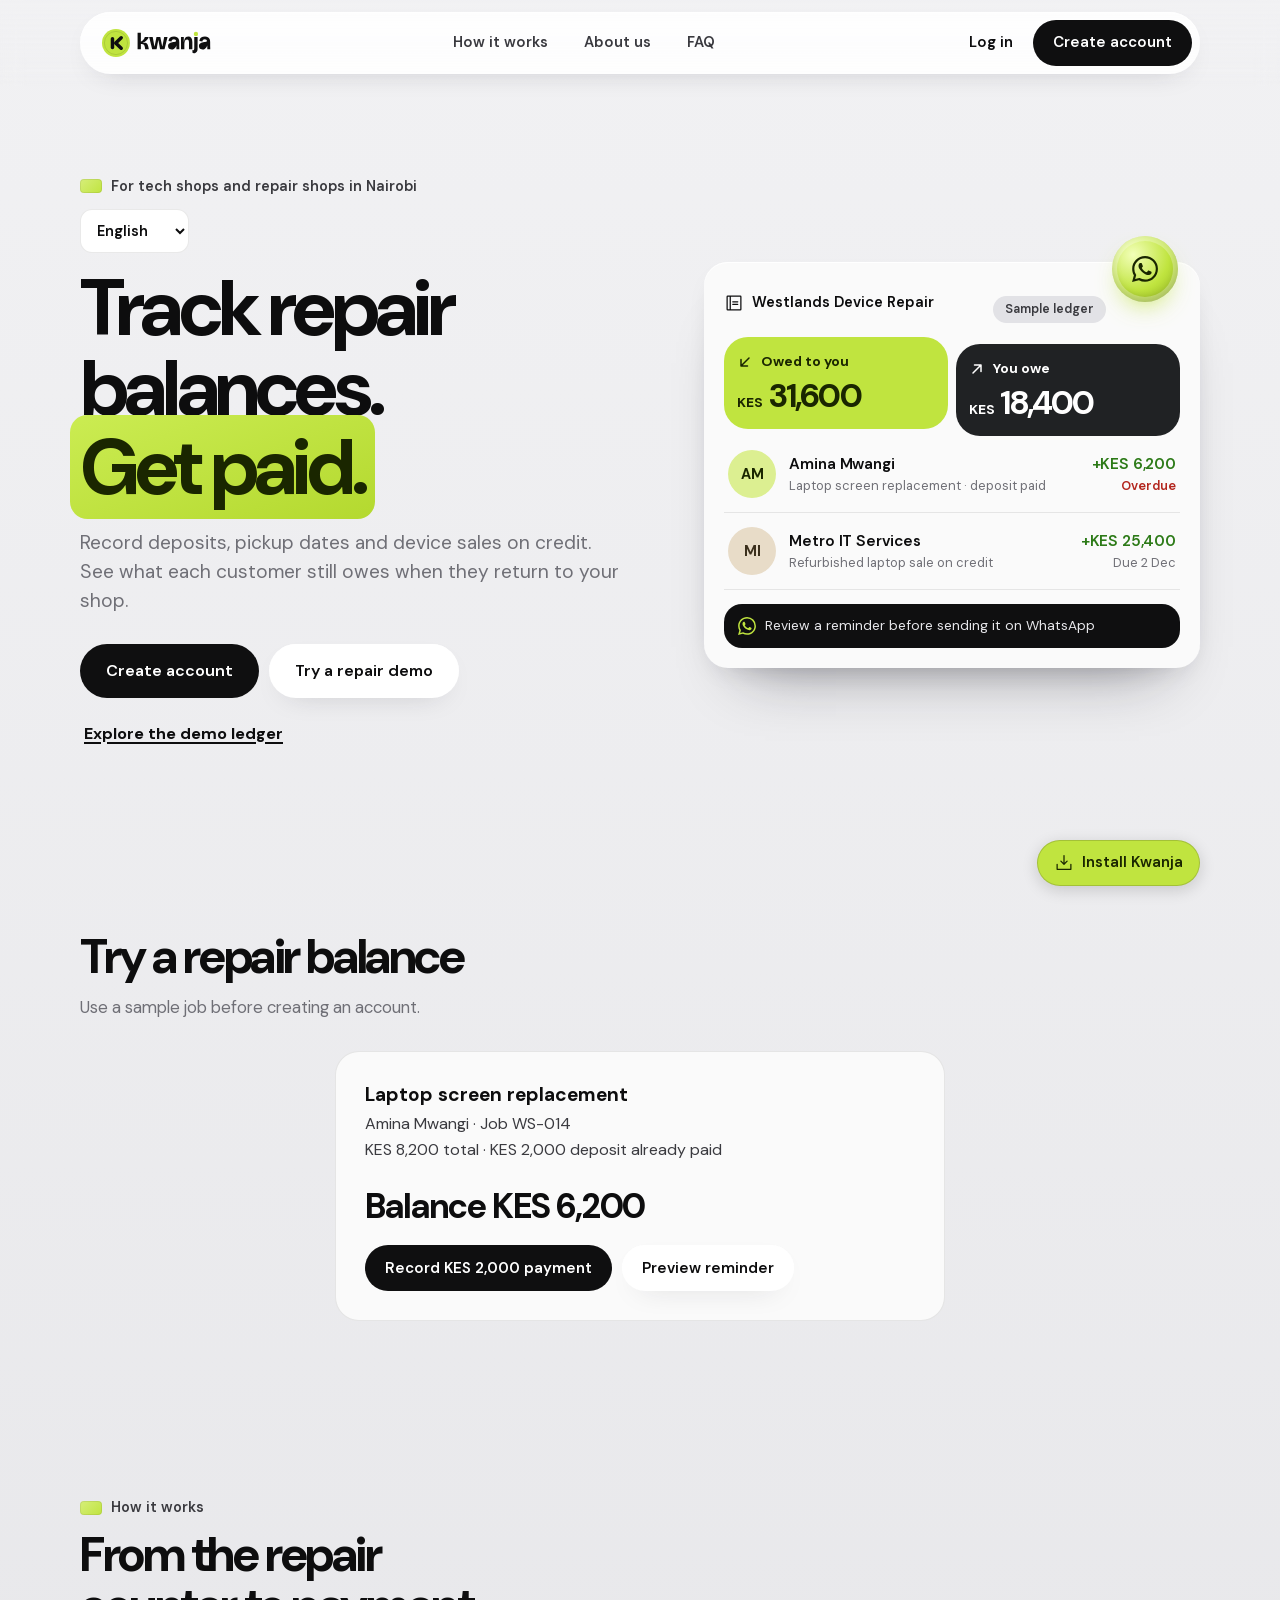
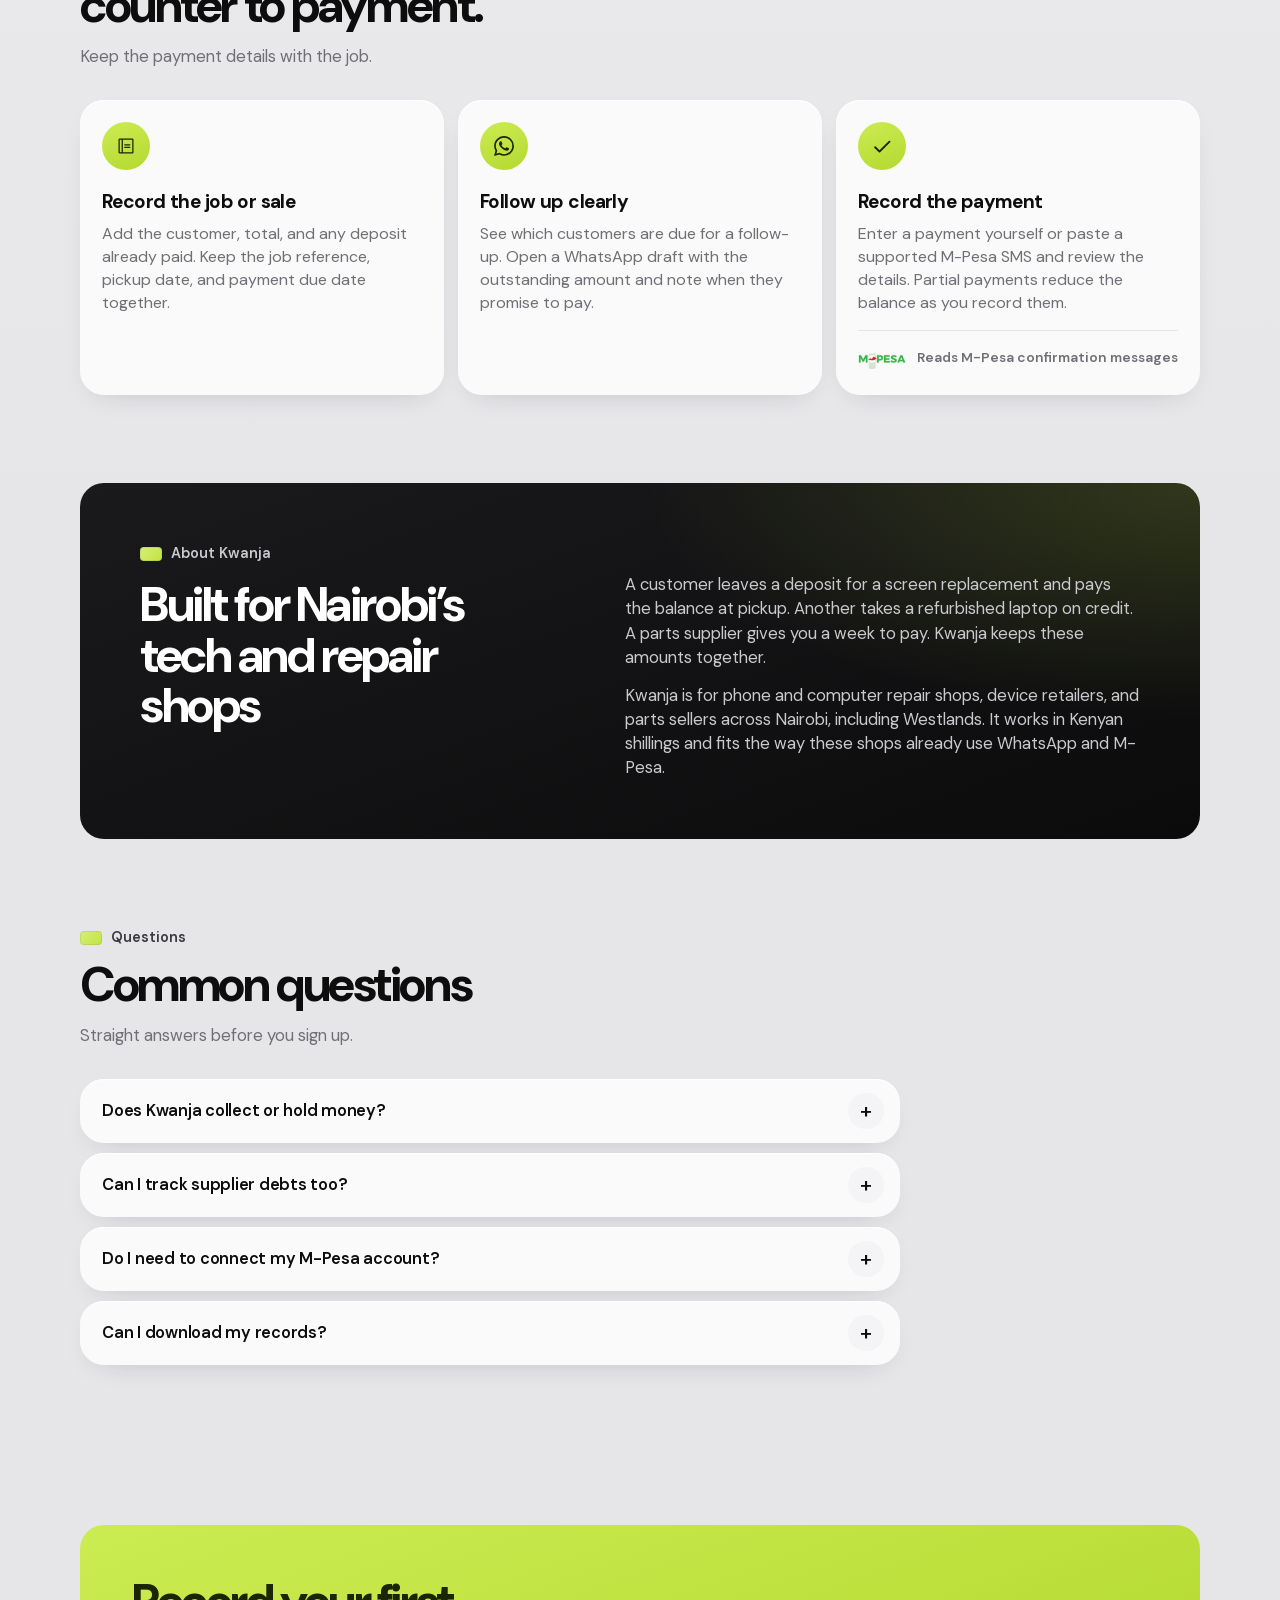
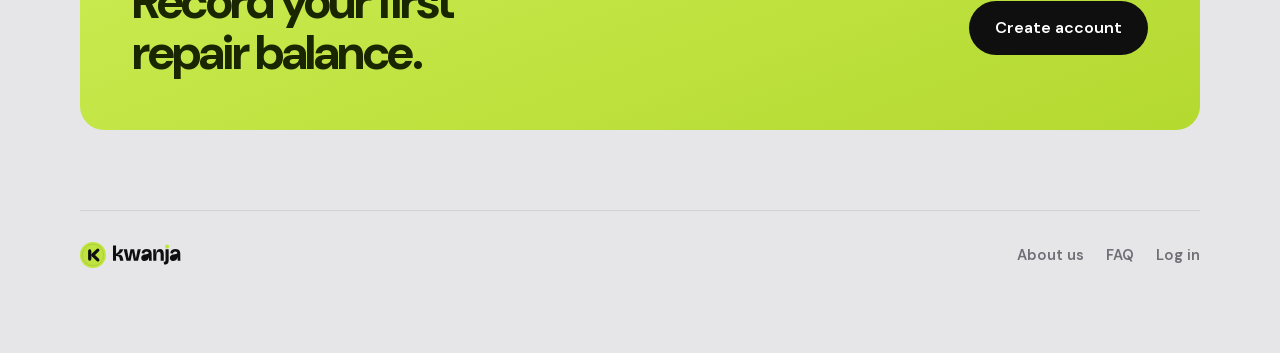
<file: index.2b8247dd821d311e.html>
<!doctype html>
<html lang="en">
<head>
  <meta charset="utf-8">
  <meta name="viewport" content="width=device-width, initial-scale=1, viewport-fit=cover">
  <meta name="theme-color" content="#0a0f0c">
  <title>Kwanja | Tech shop and repair ledger</title>
  <meta name="description" content="Track repair deposits, device sales on credit, and unpaid balances for tech shops in Nairobi and Westlands.">
  <link rel="icon" href="logo/kwanja-mark.svg" type="image/svg+xml">
  <link rel="preload" href="fonts/dm-sans-latin.woff2" as="font" type="font/woff2" crossorigin>
  <link rel="manifest" href="manifest.webmanifest">
  <link rel="apple-touch-icon" href="apple-touch-icon.png">
  <meta name="apple-mobile-web-app-capable" content="yes">
  <meta name="mobile-web-app-capable" content="yes">
  <link rel="stylesheet" href="ledger.84a4a07a93ba0db3.css">
  <link rel="stylesheet" href="public.fbdf8e734196729c.css">
  <script src="config.e24d0cc4c4e9f287.js"></script>
  <script src="language.14e132b3cb8e6790.js" defer></script>
  <script src="ledger.85339e1ffefe8b8c.js" defer></script>
</head>
<body class="is-welcome">
  <svg xmlns="http://www.w3.org/2000/svg" class="icon-library" aria-hidden="true">
    <symbol id="i-home" viewBox="0 0 256 256"><path d="M219.31,108.68l-80-80a16,16,0,0,0-22.62,0l-80,80A15.87,15.87,0,0,0,32,120v96a8,8,0,0,0,8,8h64a8,8,0,0,0,8-8V160h32v56a8,8,0,0,0,8,8h64a8,8,0,0,0,8-8V120A15.87,15.87,0,0,0,219.31,108.68ZM208,208H160V152a8,8,0,0,0-8-8H104a8,8,0,0,0-8,8v56H48V120l80-80,80,80Z"/></symbol>
    <symbol id="i-ledger" viewBox="0 0 256 256"><path d="M184,112a8,8,0,0,1-8,8H112a8,8,0,0,1,0-16h64A8,8,0,0,1,184,112Zm-8,24H112a8,8,0,0,0,0,16h64a8,8,0,0,0,0-16Zm48-88V208a16,16,0,0,1-16,16H48a16,16,0,0,1-16-16V48A16,16,0,0,1,48,32H208A16,16,0,0,1,224,48ZM48,208H72V48H48Zm160,0V48H88V208H208Z"/></symbol>
    <symbol id="i-people" viewBox="0 0 256 256"><path d="M117.25,157.92a60,60,0,1,0-66.5,0A95.83,95.83,0,0,0,3.53,195.63a8,8,0,1,0,13.4,8.74,80,80,0,0,1,134.14,0,8,8,0,0,0,13.4-8.74A95.83,95.83,0,0,0,117.25,157.92ZM40,108a44,44,0,1,1,44,44A44.05,44.05,0,0,1,40,108Zm210.14,98.7a8,8,0,0,1-11.07-2.33A79.83,79.83,0,0,0,172,168a8,8,0,0,1,0-16,44,44,0,1,0-16.34-84.87,8,8,0,1,1-5.94-14.85,60,60,0,0,1,55.53,105.64,95.83,95.83,0,0,1,47.22,37.71A8,8,0,0,1,250.14,206.7Z"/></symbol>
    <symbol id="i-download" viewBox="0 0 256 256"><path d="M224,144v64a8,8,0,0,1-8,8H40a8,8,0,0,1-8-8V144a8,8,0,0,1,16,0v56H208V144a8,8,0,0,1,16,0Zm-101.66,5.66a8,8,0,0,0,11.32,0l40-40a8,8,0,0,0-11.32-11.32L136,124.69V32a8,8,0,0,0-16,0v92.69L93.66,98.34a8,8,0,0,0-11.32,11.32Z"/></symbol>
    <symbol id="i-plus" viewBox="0 0 256 256"><path d="M228,128a12,12,0,0,1-12,12H140v76a12,12,0,0,1-24,0V140H40a12,12,0,0,1,0-24h76V40a12,12,0,0,1,24,0v76h76A12,12,0,0,1,228,128Z"/></symbol>
    <symbol id="i-search" viewBox="0 0 256 256"><path d="M229.66,218.34l-50.07-50.06a88.11,88.11,0,1,0-11.31,11.31l50.06,50.07a8,8,0,0,0,11.32-11.32ZM40,112a72,72,0,1,1,72,72A72.08,72.08,0,0,1,40,112Z"/></symbol>
    <symbol id="i-chevron" viewBox="0 0 256 256"><path d="M184.49,136.49l-80,80a12,12,0,0,1-17-17L159,128,87.51,56.49a12,12,0,1,1,17-17l80,80A12,12,0,0,1,184.49,136.49Z"/></symbol>
    <symbol id="i-in" viewBox="0 0 256 256"><path d="M200.49,72.48,93,180h75a12,12,0,0,1,0,24H64a12,12,0,0,1-12-12V88a12,12,0,0,1,24,0v75L183.51,55.51a12,12,0,0,1,17,17Z"/></symbol>
    <symbol id="i-out" viewBox="0 0 256 256"><path d="M204,64V168a12,12,0,0,1-24,0V93L72.49,200.49a12,12,0,0,1-17-17L163,76H88a12,12,0,0,1,0-24H192A12,12,0,0,1,204,64Z"/></symbol>
    <symbol id="i-calendar" viewBox="0 0 256 256"><path d="M208,32H184V24a8,8,0,0,0-16,0v8H88V24a8,8,0,0,0-16,0v8H48A16,16,0,0,0,32,48V208a16,16,0,0,0,16,16H208a16,16,0,0,0,16-16V48A16,16,0,0,0,208,32ZM72,48v8a8,8,0,0,0,16,0V48h80v8a8,8,0,0,0,16,0V48h24V80H48V48ZM208,208H48V96H208V208Z"/></symbol>
    <symbol id="i-close" viewBox="0 0 256 256"><path d="M208.49,191.51a12,12,0,0,1-17,17L128,145,64.49,208.49a12,12,0,0,1-17-17L111,128,47.51,64.49a12,12,0,0,1,17-17L128,111l63.51-63.52a12,12,0,0,1,17,17L145,128Z"/></symbol>
    <symbol id="i-check" viewBox="0 0 256 256"><path d="M232.49,80.49l-128,128a12,12,0,0,1-17,0l-56-56a12,12,0,1,1,17-17L96,183,215.51,63.51a12,12,0,0,1,17,17Z"/></symbol>
    <symbol id="i-eye" viewBox="0 0 256 256"><path d="M247.31,124.76c-.35-.79-8.82-19.58-27.65-38.41C194.57,61.26,162.88,48,128,48S61.43,61.26,36.34,86.35C17.51,105.18,9,124,8.69,124.76a8,8,0,0,0,0,6.5c.35.79,8.82,19.57,27.65,38.4C61.43,194.74,93.12,208,128,208s66.57-13.26,91.66-38.34c18.83-18.83,27.3-37.61,27.65-38.4A8,8,0,0,0,247.31,124.76ZM128,192c-30.78,0-57.67-11.19-79.93-33.25A133.47,133.47,0,0,1,25,128,133.33,133.33,0,0,1,48.07,97.25C70.33,75.19,97.22,64,128,64s57.67,11.19,79.93,33.25A133.46,133.46,0,0,1,231.05,128C223.84,141.46,192.43,192,128,192Zm0-112a48,48,0,1,0,48,48A48.05,48.05,0,0,0,128,80Zm0,80a32,32,0,1,1,32-32A32,32,0,0,1,128,160Z"/></symbol>
    <symbol id="i-eyeoff" viewBox="0 0 256 256"><path d="M53.92,34.62A8,8,0,1,0,42.08,45.38L61.32,66.55C25,88.84,9.38,123.2,8.69,124.76a8,8,0,0,0,0,6.5c.35.79,8.82,19.57,27.65,38.4C61.43,194.74,93.12,208,128,208a127.11,127.11,0,0,0,52.07-10.83l22,24.21a8,8,0,1,0,11.84-10.76Zm47.33,75.84,41.67,45.85a32,32,0,0,1-41.67-45.85ZM128,192c-30.78,0-57.67-11.19-79.93-33.25A133.16,133.16,0,0,1,25,128c4.69-8.79,19.66-33.39,47.35-49.38l18,19.75a48,48,0,0,0,63.66,70l14.73,16.2A112,112,0,0,1,128,192Zm6-95.43a8,8,0,0,1,3-15.72,48.16,48.16,0,0,1,38.77,42.64,8,8,0,0,1-7.22,8.71,6.39,6.39,0,0,1-.75,0,8,8,0,0,1-8-7.26A32.09,32.09,0,0,0,134,96.57Zm113.28,34.69c-.42.94-10.55,23.37-33.36,43.8a8,8,0,1,1-10.67-11.92A132.77,132.77,0,0,0,231.05,128a133.15,133.15,0,0,0-23.12-30.77C185.67,75.19,158.78,64,128,64a118.37,118.37,0,0,0-19.36,1.57A8,8,0,1,1,106,49.79,134,134,0,0,1,128,48c34.88,0,66.57,13.26,91.66,38.35,18.83,18.83,27.3,37.62,27.65,38.41A8,8,0,0,1,247.31,131.26Z"/></symbol>
    <symbol id="i-back" viewBox="0 0 256 256"><path d="M216,40H68.53a16.08,16.08,0,0,0-13.72,7.77L9.14,123.88a8,8,0,0,0,0,8.24l45.67,76.11A16.08,16.08,0,0,0,68.53,216H216a16,16,0,0,0,16-16V56A16,16,0,0,0,216,40ZM61.67,204.12,68.53,200h0ZM216,200H68.53l-43.2-72,43.2-72H216ZM106.34,146.34,124.69,128l-18.35-18.34a8,8,0,0,1,11.32-11.32L136,116.69l18.34-18.35a8,8,0,0,1,11.32,11.32L147.31,128l18.35,18.34a8,8,0,0,1-11.32,11.32L136,139.31l-18.34,18.35a8,8,0,0,1-11.32-11.32Z"/></symbol>
    <symbol id="i-whatsapp" viewBox="0 0 24 24"><path d="M17.472 14.382c-.297-.149-1.758-.867-2.03-.967-.273-.099-.471-.148-.67.15-.197.297-.767.966-.94 1.164-.173.199-.347.223-.644.075-.297-.15-1.255-.463-2.39-1.475-.883-.788-1.48-1.761-1.653-2.059-.173-.297-.018-.458.13-.606.134-.133.298-.347.446-.52.149-.174.198-.298.298-.497.099-.198.05-.371-.025-.52-.075-.149-.669-1.612-.916-2.207-.242-.579-.487-.5-.669-.51-.173-.008-.371-.01-.57-.01-.198 0-.52.074-.792.372-.272.297-1.04 1.016-1.04 2.479 0 1.462 1.065 2.875 1.213 3.074.149.198 2.096 3.2 5.077 4.487.709.306 1.262.489 1.694.625.712.227 1.36.195 1.871.118.571-.085 1.758-.719 2.006-1.413.248-.694.248-1.289.173-1.413-.074-.124-.272-.198-.57-.347m-5.421 7.403h-.004a9.87 9.87 0 01-5.031-1.378l-.361-.214-3.741.982.998-3.648-.235-.374a9.86 9.86 0 01-1.51-5.26c.001-5.45 4.436-9.884 9.888-9.884 2.64 0 5.122 1.03 6.988 2.898a9.825 9.825 0 012.893 6.994c-.003 5.45-4.437 9.884-9.885 9.884m8.413-18.297A11.815 11.815 0 0012.05 0C5.495 0 .16 5.335.157 11.892c0 2.096.547 4.142 1.588 5.945L.057 24l6.305-1.654a11.882 11.882 0 005.683 1.448h.005c6.554 0 11.89-5.335 11.893-11.893a11.821 11.821 0 00-3.48-8.413Z"/></symbol>
    <symbol id="i-apple" viewBox="0 0 24 24"><path d="M12.152 6.896c-.948 0-2.415-1.078-3.96-1.04-2.04.027-3.91 1.183-4.961 3.014-2.117 3.675-.546 9.103 1.519 12.09 1.013 1.454 2.208 3.09 3.792 3.039 1.52-.065 2.09-.987 3.935-.987 1.831 0 2.35.987 3.96.948 1.637-.026 2.676-1.48 3.676-2.948 1.156-1.688 1.636-3.325 1.662-3.415-.039-.013-3.182-1.221-3.22-4.857-.026-3.04 2.48-4.494 2.597-4.559-1.429-2.09-3.623-2.324-4.39-2.376-2-.156-3.675 1.09-4.61 1.09zM15.53 3.83c.843-1.012 1.4-2.427 1.245-3.83-1.207.052-2.662.805-3.532 1.818-.78.896-1.454 2.338-1.273 3.714 1.338.104 2.715-.688 3.559-1.701"/></symbol>
    <symbol id="i-google" viewBox="0 0 48 48"><path fill="#EA4335" d="M24 9.5c3.54 0 6.71 1.22 9.21 3.6l6.85-6.85C35.9 2.38 30.47 0 24 0 14.62 0 6.51 5.38 2.56 13.22l7.98 6.19C12.43 13.72 17.74 9.5 24 9.5z"/><path fill="#4285F4" d="M46.98 24.55c0-1.57-.15-3.09-.38-4.55H24v9.02h12.94c-.58 2.96-2.26 5.48-4.78 7.18l7.73 6c4.51-4.18 7.09-10.36 7.09-17.65z"/><path fill="#FBBC05" d="M10.53 28.59c-.48-1.45-.76-2.99-.76-4.59s.27-3.14.76-4.59l-7.98-6.19C.92 16.46 0 20.12 0 24c0 3.88.92 7.54 2.56 10.78l7.97-6.19z"/><path fill="#34A853" d="M24 48c6.48 0 11.93-2.13 15.89-5.81l-7.73-6c-2.15 1.45-4.92 2.3-8.16 2.3-6.26 0-11.57-4.22-13.47-9.91l-7.98 6.19C6.51 42.62 14.62 48 24 48z"/></symbol>
  </svg>
  <a class="skip-link" href="#main">Skip to content</a>
  <div class="shell">
    <main id="main" class="main" tabindex="-1">
      <header class="topbar">
        <a class="brand" href="#overview" aria-label="Kwanja overview"><img src="logo/kwanja-lockup.svg" alt="Kwanja"></a>
        <span class="spacer"></span>
        <button class="round privacy" id="overview-privacy" type="button" data-action="privacy" aria-pressed="false" aria-label="Hide amounts" hidden><svg class="icon" aria-hidden="true"><use href="#i-eye"/></svg></button>
        <a class="mini settings-link" href="#settings" data-nav="settings">Settings</a>
      </header>

      <p id="workspace-offline" class="connection-status offline-status" role="status" hidden>You’re offline. You can view and export current results from the ledger already loaded. Reconnect to save changes, import files, or export the full ledger.</p>
      <div id="connection-status" class="connection-status" role="status" hidden></div>

      <div id="overview-view">
        <h1 class="sr-only" id="page-title">Overview</h1>
        <p class="sr-only" id="page-context"></p>
        <section class="wallets" aria-label="Ledger balances">
          <a class="wallet-card wallet-in" href="#ledger/receivable">
            <span class="wallet-label"><span class="wallet-icon"><svg class="icon" aria-hidden="true"><use href="#i-in"/></svg></span>Owed to you</span>
            <strong class="wallet-value"><small>KES</small> <span id="receivable-total"></span></strong>
            <span class="wallet-footer"><span id="receivable-count"></span><span class="wallet-overdue" id="overdue-chip" hidden></span></span>
            <span class="wallet-arrow"><svg class="icon" aria-hidden="true"><use href="#i-chevron"/></svg></span>
          </a>
          <a class="wallet-card wallet-out" href="#ledger/payable">
            <span class="wallet-label"><span class="wallet-icon"><svg class="icon" aria-hidden="true"><use href="#i-out"/></svg></span>You owe</span>
            <strong class="wallet-value"><small>KES</small> <span id="payable-total"></span></strong>
            <span class="wallet-footer" id="payable-count"></span>
            <span class="wallet-arrow"><svg class="icon" aria-hidden="true"><use href="#i-chevron"/></svg></span>
          </a>
          <p class="wallet-net"><span>Net outstanding</span><strong id="net-amount"></strong></p>
        </section>

        <section class="banner" id="banner" aria-live="polite"></section>

        <section class="section" id="follow-section" aria-labelledby="chase-title">
          <div class="section-head"><h2 id="chase-title">Follow up</h2><a class="more" id="follow-all" href="#ledger/followup" hidden>View queue</a><button class="mini" id="legacy-follow-add" type="button" data-action="new"><svg class="icon"><use href="#i-plus"/></svg>Add</button></div>
          <div id="follow-list" class="chase-row"></div>
        </section>

        <section class="section" id="recent-section" aria-labelledby="recent-title">
          <div class="section-head"><h2 id="recent-title">Recent entries</h2><a class="more" href="#ledger">See all<svg class="icon" aria-hidden="true"><use href="#i-chevron"/></svg></a></div>
          <div id="recent-list" class="list"></div>
        </section>
      </div>

      <section id="ledger-view" aria-label="Ledger entries" hidden>
        <h1 class="view-title">Ledger</h1>
        <p class="view-sub" id="ledger-sub" role="status"></p>
        <form id="ledger-search" role="search">
          <label class="search"><svg class="icon" aria-hidden="true"><use href="#i-search"/></svg><input id="search" type="search" placeholder="Name, phone, or reference" aria-label="Search ledger by name, phone, or reference" autocomplete="off"></label>
        </form>
        <div id="filters" class="filters" aria-label="Filter entries">
          <a href="#ledger" data-filter="all">All</a>
          <a href="#ledger/receivable" data-filter="receivable">Owed to you</a>
          <a href="#ledger/payable" data-filter="payable">You owe</a>
          <a href="#ledger/paid" data-filter="paid">Settled</a>
          <a href="#ledger/followup" data-filter="followup" id="follow-filter" hidden>Follow-up due</a>
        </div>
        <div class="ledger-tools" aria-label="Ledger files" role="group">
          <button class="mini" type="button" data-action="import" id="import-entry" hidden>Import CSV</button>
          <button class="mini" type="button" data-action="export">Export CSV</button>
        </div>
        <div id="ledger-list" class="cards"></div>
      </section>

      <section id="contacts-view" aria-label="Contacts" hidden><h1 class="view-title">Contacts</h1><p class="view-sub" id="contacts-sub"></p><div id="contacts-list"></div></section>
      <section id="settings-view" aria-labelledby="settings-title" hidden>
        <h1 class="view-title" id="settings-title">Settings</h1>
        <div class="contact-group settings-card"><h2>Language</h2>
          <select class="language-choice" data-language aria-label="Language"><option value="en" lang="en">English</option><option value="sw" lang="sw">Kiswahili</option></select>
        </div>
        <div class="contact-group settings-card"><h2>Display</h2>
          <button class="button" type="button" data-action="privacy" aria-pressed="false">Hide amounts</button>
        </div>
        <div id="account" class="contact-group account" hidden><h2>Account</h2><p class="help" id="account-email"></p><button class="button" type="button" data-action="account-security" hidden>Manage password</button><button class="button" type="button" data-action="signout">Sign out</button></div>
        <div class="workspace-tools">
          <button class="button" type="button" data-action="walkthrough">Replay walkthrough</button>
          <button class="button" type="button" data-action="install-app" hidden><svg class="icon" aria-hidden="true"><use href="#i-download"/></svg>Install Kwanja</button>
        </div>
      </section>
    </main>

    <nav class="dock" aria-label="Workspace">
      <a href="#overview" data-nav="overview" aria-label="Overview"><svg class="icon"><use href="#i-home"/></svg></a>
      <a href="#ledger" data-nav="ledger" aria-label="Ledger"><svg class="icon"><use href="#i-ledger"/></svg></a>
      <button class="fab" type="button" data-action="new" aria-label="Add debt"><svg class="icon"><use href="#i-plus"/></svg></button>
      <a href="#contacts" data-nav="contacts" aria-label="Contacts"><svg class="icon"><use href="#i-people"/></svg></a>
      <button class="dock-search" type="button" data-action="find-entry" aria-label="Find a customer or job"><svg class="icon" aria-hidden="true"><use href="#i-search"/></svg></button>
    </nav>
  </div>

  <section id="welcome" class="welcome" aria-label="Kwanja website">
    <p id="public-offline" class="public-width connection-status offline-status" role="status" hidden>You’re offline. You can explore Kwanja and try the sample repair. Reconnect to access your shop ledger.</p>
    <div data-step="intro" class="public-site" id="home">
      <header class="public-header">
        <div class="public-bar">
          <a class="brand" href="#home" aria-label="Kwanja home"><img src="logo/kwanja-lockup.svg" alt="Kwanja"></a>
          <nav class="public-nav" aria-label="About Kwanja"><a href="#how-it-works">How it works</a><a href="#about">About us</a><a href="#questions">FAQ</a></nav>
          <div class="public-account"><a class="public-login" href="#login">Log in</a><a class="pill primary" href="#signup">Create account</a></div>
        </div>
      </header>
      <main id="public-main" tabindex="-1">
        <section class="public-width public-hero" aria-labelledby="public-title">
          <div class="hero-copy">
            <p class="eyebrow"><span class="lime-dot"></span>For tech shops and repair shops in Nairobi</p>
            <select class="language-choice" data-language aria-label="Language"><option value="en" lang="en">English</option><option value="sw" lang="sw">Kiswahili</option></select>
            <h1 id="public-title" tabindex="-1">Track repair balances. <mark>Get paid.</mark></h1>
            <p class="lede">Record deposits, pickup dates and device sales on credit. See what each customer still owes when they return to your shop.</p>
            <div class="hero-actions"><a class="pill primary large" href="#signup">Create account</a><a class="pill light large" href="#repair-demo">Try a repair demo</a></div>
            <button class="pill public-install" type="button" data-action="install-app" hidden><svg class="icon" aria-hidden="true"><use href="#i-download"/></svg>Install Kwanja</button>
            <button class="public-demo link" type="button" data-action="skip" hidden>Explore the demo ledger</button>
          </div>
          <figure class="sample" aria-label="Example ledger showing customer and supplier balances">
            <span class="coin" aria-hidden="true"><svg class="icon"><use href="#i-whatsapp"/></svg></span>
            <div class="sample-top"><span><svg class="icon" aria-hidden="true"><use href="#i-ledger"/></svg>Westlands Device Repair</span><span class="chip">Sample ledger</span></div>
            <div class="sample-wallets">
              <div class="wallet-card wallet-in"><span class="wallet-label"><svg class="icon" aria-hidden="true"><use href="#i-in"/></svg>Owed to you</span><strong class="wallet-value"><small>KES</small> 31,600</strong></div>
              <div class="wallet-card wallet-out"><span class="wallet-label"><svg class="icon" aria-hidden="true"><use href="#i-out"/></svg>You owe</span><strong class="wallet-value"><small>KES</small> 18,400</strong></div>
            </div>
            <div class="sample-row"><span class="contact-avatar avatar-0" aria-hidden="true">AM</span><div><b>Amina Mwangi</b><small>Laptop screen replacement · deposit paid</small></div><div><b class="plus">+KES 6,200</b><small class="late">Overdue</small></div></div>
            <div class="sample-row"><span class="contact-avatar avatar-3" aria-hidden="true">MI</span><div><b>Metro IT Services</b><small>Refurbished laptop sale on credit</small></div><div><b class="plus">+KES 25,400</b><small>Due 2 Dec</small></div></div>
            <figcaption><svg class="icon" aria-hidden="true"><use href="#i-whatsapp"/></svg>Review a reminder before sending it on WhatsApp</figcaption>
          </figure>
        </section>
        <section class="public-width public-section" id="repair-demo" aria-labelledby="repair-demo-title">
          <div class="section-intro"><h2 id="repair-demo-title">Try a repair balance</h2><p class="section-lede">Use a sample job before creating an account.</p></div>
          <div class="repair-demo">
            <div class="repair-demo-job"><strong>Laptop screen replacement</strong><span>Amina Mwangi · Job WS-014</span><span>KES 8,200 total · KES 2,000 deposit already paid</span></div>
            <p class="repair-demo-balance" id="repair-demo-balance" role="status">Balance KES 6,200</p>
            <div class="hero-actions">
              <button class="pill primary" type="button" data-action="repair-demo-payment">Record KES 2,000 payment</button>
              <button class="pill light" type="button" data-action="repair-demo-reminder">Preview reminder</button>
              <button class="link" type="button" data-action="repair-demo-reset" hidden>Reset example</button>
            </div>
            <div class="repair-demo-reminder" id="repair-demo-reminder" hidden><strong>WhatsApp draft</strong><p id="repair-demo-message"></p></div>
          </div>
        </section>
        <section class="public-width public-section" id="how-it-works" aria-labelledby="how-heading">
          <div class="section-intro"><p class="eyebrow"><span class="lime-dot"></span>How it works</p><h2 id="how-heading">From the repair counter to payment.</h2><p class="section-lede">Keep the payment details with the job.</p></div>
          <div class="public-steps">
            <article><span class="step-badge"><svg class="icon" aria-hidden="true"><use href="#i-ledger"/></svg></span><h3>Record the job or sale</h3><p>Add the customer, total, and any deposit already paid. Keep the job reference, pickup date, and payment due date together.</p></article>
            <article><span class="step-badge"><svg class="icon" aria-hidden="true"><use href="#i-whatsapp"/></svg></span><h3>Follow up clearly</h3><p>See which customers are due for a follow-up. Open a WhatsApp draft with the outstanding amount and note when they promise to pay.</p></article>
            <article><span class="step-badge"><svg class="icon" aria-hidden="true"><use href="#i-check"/></svg></span><h3>Record the payment</h3><p>Enter a payment yourself or paste a supported M-Pesa SMS and review the details. Partial payments reduce the balance as you record them.</p><p class="step-note"><img class="brand-mark" src="brands/mpesa.svg" alt="M-Pesa">Reads M-Pesa confirmation messages</p></article>
          </div>
        </section>
        <section class="public-width" id="about" aria-labelledby="about-heading">
          <div class="public-dark about-panel">
            <p class="eyebrow on-dark"><span class="lime-dot"></span>About Kwanja</p>
            <h2 id="about-heading">Built for Nairobi’s tech and repair shops</h2>
            <div class="about-copy"><p>A customer leaves a deposit for a screen replacement and pays the balance at pickup. Another takes a refurbished laptop on credit. A parts supplier gives you a week to pay. Kwanja keeps these amounts together.</p>
            <p>Kwanja is for phone and computer repair shops, device retailers, and parts sellers across Nairobi, including Westlands. It works in Kenyan shillings and fits the way these shops already use WhatsApp and M-Pesa.</p></div>
          </div>
        </section>
        <section class="public-width public-section" id="questions" aria-labelledby="faq-heading">
          <div class="section-intro"><p class="eyebrow"><span class="lime-dot"></span>Questions</p><h2 id="faq-heading">Common questions</h2><p class="section-lede">Straight answers before you sign up.</p></div>
          <div class="public-faq">
            <details><summary>Does Kwanja collect or hold money?</summary><p>Payments happen through your usual channels. Kwanja records the amounts and helps you prepare reminders.</p></details>
            <details><summary>Can I track supplier debts too?</summary><p>Yes. The ledger keeps money owed to you separate from money you owe. Both support partial payments.</p></details>
            <details><summary>Do I need to connect my M-Pesa account?</summary><p>No. You can enter payments yourself or paste a supported confirmation SMS. You review what Kwanja extracts before a payment is recorded.</p></details>
            <details><summary>Can I download my records?</summary><p>Yes. Export the ledger to CSV for your records or to open in a spreadsheet.</p></details>
          </div>
        </section>
        <section class="public-width public-cta" aria-labelledby="cta-heading"><h2 id="cta-heading">Record your first repair balance.</h2><a class="pill primary large" href="#signup">Create account</a></section>
      </main>
      <footer class="public-footer"><div class="public-width"><a class="brand" href="#home" aria-label="Kwanja home"><img src="logo/kwanja-lockup.svg" alt="Kwanja"></a><a href="#about">About us</a><a href="#questions">FAQ</a><a href="#login">Log in</a></div></footer>
    </div>

    <div class="auth-layout" id="auth-layout" hidden>
      <aside class="auth-side">
        <a class="brand" href="#home" aria-label="Kwanja home"><img src="logo/kwanja-lockup-mono-black.svg" alt="Kwanja"></a>
        <div class="auth-art" aria-hidden="true">
          <div class="mini-ledger">
            <div class="mini-head"><span>Westlands Device Repair</span><span class="mini-tag">Sample</span></div>
            <div class="mini-row"><span class="contact-avatar avatar-0">AM</span><span class="mini-who"><b>Amina Mwangi</b><small>Laptop screen · deposit paid</small></span><span class="mini-amt"><b class="plus">+KES 6,200</b><small class="late">Overdue</small></span></div>
            <div class="mini-row"><span class="contact-avatar avatar-3">MI</span><span class="mini-who"><b>Metro IT Services</b><small>Refurbished laptop</small></span><span class="mini-amt"><b class="plus">+KES 25,400</b><small>Due 2 Dec</small></span></div>
            <div class="mini-row"><span class="contact-avatar avatar-1">CP</span><span class="mini-who"><b>City Parts Supply</b><small>Replacement screens</small></span><span class="mini-amt"><b class="minus">&minus;KES 18,400</b><small>Due 29 Nov</small></span></div>
            <div class="mini-total"><span>Net outstanding</span><b>KES 13,200</b></div>
          </div>
        </div>
        <div class="auth-pitch"><strong>Your business ledger</strong><p>Track repair deposits, device credit and parts bills.</p></div>
      </aside>
      <div class="auth-content">
        <div class="auth-top">
          <a class="auth-back" href="#home"><svg class="icon" aria-hidden="true"><use href="#i-chevron"/></svg>Back to Kwanja</a>
          <select class="language-choice" data-language aria-label="Language"><option value="en" lang="en">English</option><option value="sw" lang="sw">Kiswahili</option></select>
        </div>
        <div class="auth-card">
          <div class="w-step" data-step="email" hidden>
            <h1 tabindex="-1" id="auth-heading">Create your account</h1>
            <p class="w-sub" id="auth-description">We will send a six-digit code to verify your email.</p>
            <div class="auth-providers" id="auth-providers" hidden>
              <button class="auth-provider" type="button" data-action="provider" data-provider="google" hidden><svg class="icon brand" aria-hidden="true"><use href="#i-google"/></svg>Continue with Google</button>
              <button class="auth-provider" type="button" data-action="provider" data-provider="apple" hidden><svg class="icon brand" aria-hidden="true"><use href="#i-apple"/></svg>Continue with Apple</button>
              <p class="auth-or"><span>or use your email</span></p>
            </div>
            <form class="auth-form" data-form="email">
              <label class="field"><span>Email address</span><input name="email" type="email" inputmode="email" autocomplete="email" placeholder="you@business.co.ke" required></label>
              <label class="field" id="auth-password-field" hidden><span>Password</span><input name="password" type="password" autocomplete="current-password" disabled></label>
              <p class="form-error" role="alert" hidden></p>
              <button class="pill primary large block" type="submit">Send code</button>
            </form>
            <div class="auth-code-actions" id="password-options" hidden><button class="link" type="button" data-action="switch-login-method">Use an email code</button><button class="link" type="button" data-action="password-recovery">Forgot password?</button></div>
            <p class="auth-switch"><span id="auth-switch-copy">Already have an account?</span> <a class="link" id="auth-switch-link" href="#login">Log in</a></p>
            <p class="demo-only auth-demo-note">Demo mode. No email is sent and any six digits work.</p>
          </div>
          <div class="w-step" data-step="code" hidden>
            <h1 tabindex="-1" id="auth-code-heading">Check your email</h1>
            <p class="w-sub">Enter the six-digit code sent to <b id="otp-email"></b>. <span class="demo-only">For the demo, enter any six digits.</span></p>
            <form class="auth-form" data-form="code">
              <div class="otp-field">
                <div class="otp-slots" id="otp-slots" aria-hidden="true"></div>
                <input id="otp-input" class="otp-input" name="code" type="text" inputmode="none" autocomplete="one-time-code" maxlength="6" pattern="[0-9]{6}" required aria-label="Verification code, six digits">
              </div>
              <div class="numpad otp-pad" role="group" aria-label="Number pad"><button type="button" data-action="otp-key" data-key="1">1</button><button type="button" data-action="otp-key" data-key="2">2</button><button type="button" data-action="otp-key" data-key="3">3</button><button type="button" data-action="otp-key" data-key="4">4</button><button type="button" data-action="otp-key" data-key="5">5</button><button type="button" data-action="otp-key" data-key="6">6</button><button type="button" data-action="otp-key" data-key="7">7</button><button type="button" data-action="otp-key" data-key="8">8</button><button type="button" data-action="otp-key" data-key="9">9</button><span></span><button type="button" data-action="otp-key" data-key="0">0</button><button type="button" data-action="otp-key" data-key="del" aria-label="Delete last digit"><svg class="icon" aria-hidden="true"><use href="#i-back"/></svg></button></div>
              <p class="form-error" role="alert" hidden></p>
              <button class="pill primary large block" type="submit">Verify code</button>
            </form>
            <div class="auth-code-actions"><button class="link" type="button" data-action="change-email">Change email</button><button class="link" type="button" data-action="resend">Resend code</button></div>
          </div>
          <div class="w-step" data-step="business" hidden>
            <h1 tabindex="-1">Set up your ledger</h1>
            <p class="w-sub">Your business name appears in your ledger and in the reminders you prepare for customers.</p>
            <form class="auth-form" data-form="business">
              <label class="field"><span>Business name</span><input name="business" maxlength="100" autocomplete="organization" placeholder="e.g. Westlands Device Repair" required></label>
              <p class="form-error" role="alert" hidden></p>
              <button class="pill primary large block" type="submit">Create my ledger</button>
            </form>
          </div>
          <div class="w-step" data-step="password-setup" hidden>
            <h1 tabindex="-1">Add a password</h1>
            <p class="w-sub">Use a password for future logins, or keep using email codes. To set one, open your account and choose Security.</p>
            <button class="pill primary large block" type="button" data-action="account-security">Open account settings</button>
            <p class="auth-switch"><button class="link" type="button" data-action="open-ledger">Continue to my ledger</button></p>
          </div>
          <div class="w-step" data-step="callback" hidden><h1 tabindex="-1">Finishing sign-in</h1><p class="w-sub">One moment while we finish signing you in.</p><p class="form-error" role="alert" hidden></p></div>
        </div>
      </div>
    </div>
  </section>

  <dialog id="dialog" aria-labelledby="dialog-title">
    <div class="dialog-heading"><h2 id="dialog-title" tabindex="-1"></h2><button type="button" class="icon-button" data-action="close" aria-label="Close dialog"><svg class="icon"><use href="#i-close"/></svg></button></div>
    <div id="dialog-content"></div>
  </dialog>
  <div class="toast" id="toast" role="status" aria-live="polite"></div>
</body>
</html>
</file>
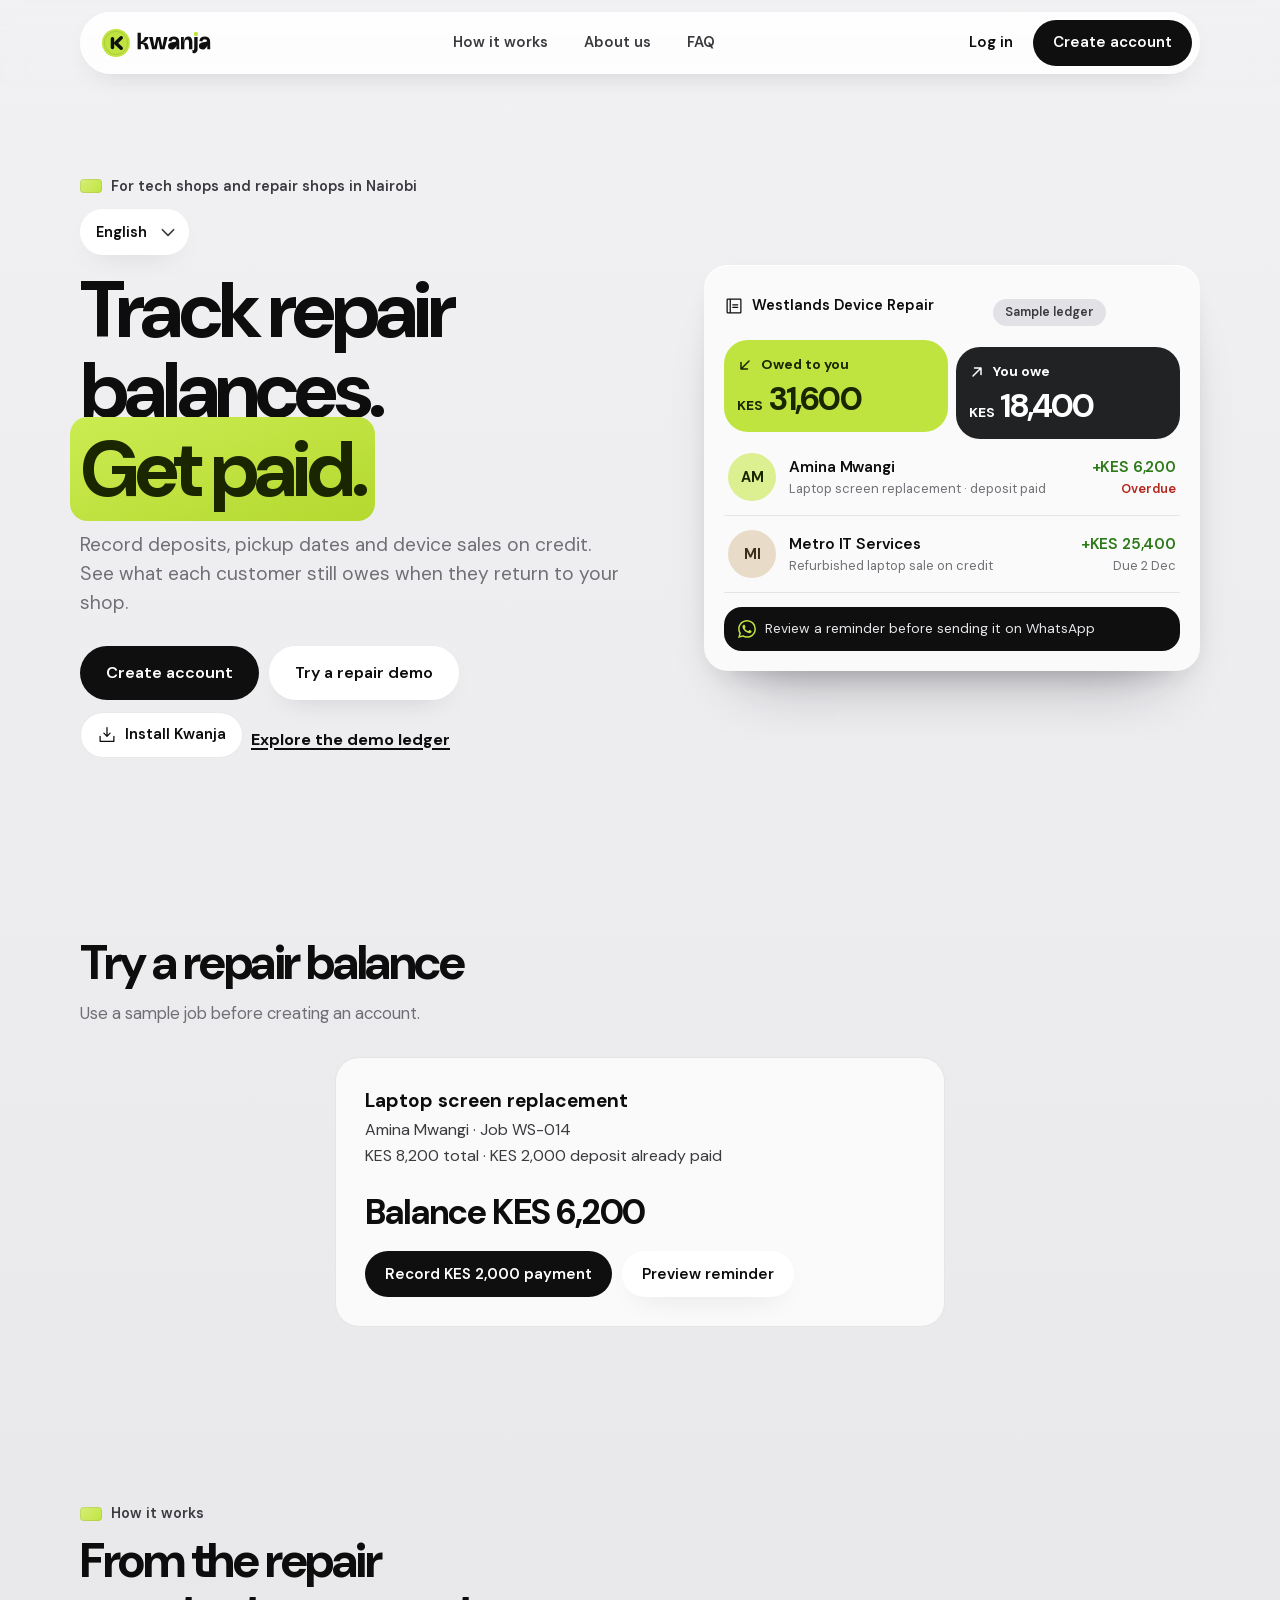
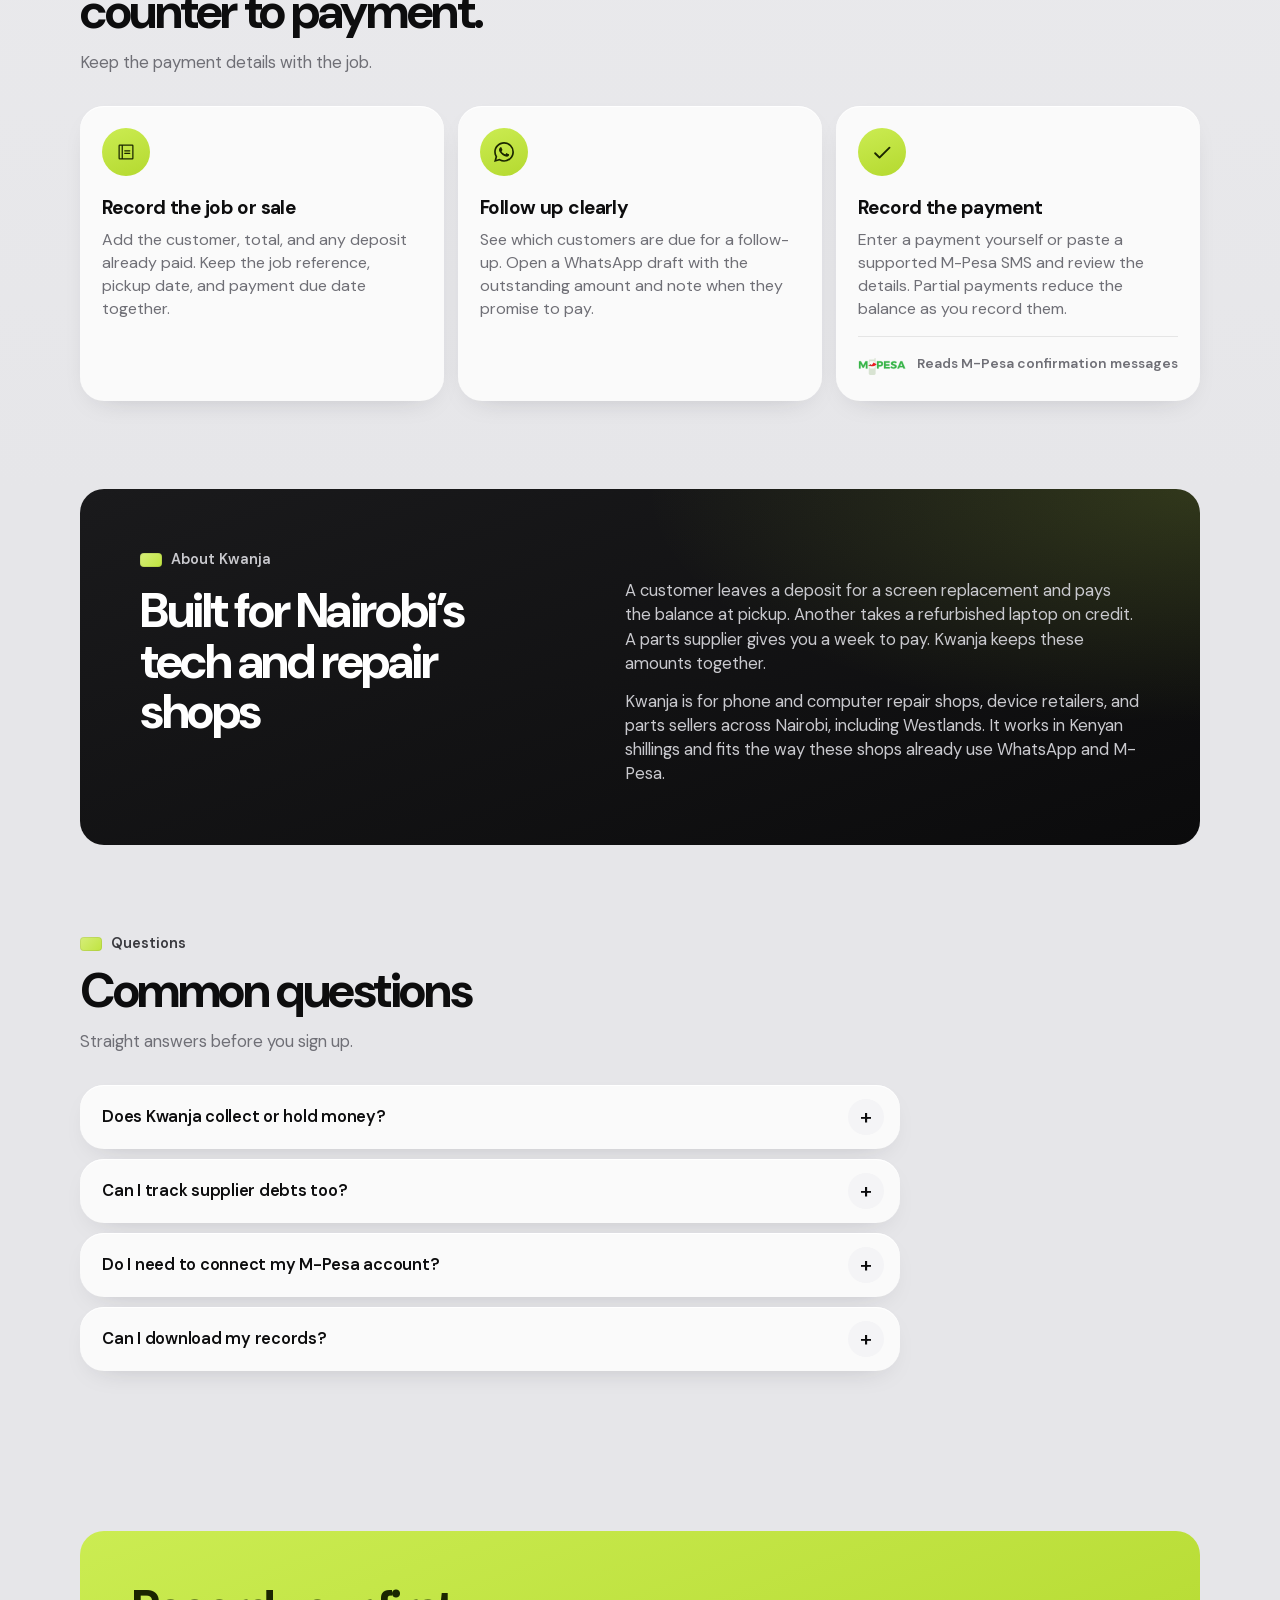
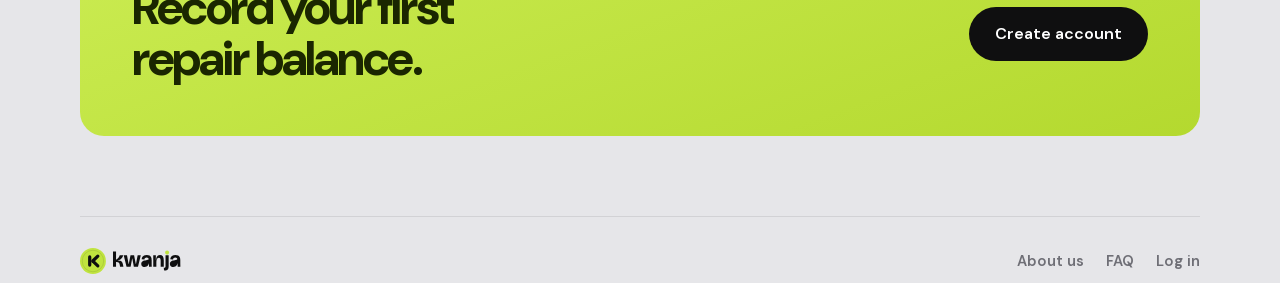
<file: index.3b5989f4e6fd58e1.html>
<!doctype html>
<html lang="en">
<head>
  <meta charset="utf-8">
  <meta name="viewport" content="width=device-width, initial-scale=1, viewport-fit=cover">
  <meta name="theme-color" content="#0a0f0c">
  <title>Kwanja | Tech shop and repair ledger</title>
  <meta name="description" content="Track repair deposits, device sales on credit, and unpaid balances for tech shops in Nairobi and Westlands.">
  <link rel="icon" href="logo/kwanja-mark.svg" type="image/svg+xml">
  <link rel="preload" href="fonts/dm-sans-latin.woff2" as="font" type="font/woff2" crossorigin>
  <link rel="manifest" href="manifest.webmanifest">
  <link rel="apple-touch-icon" href="apple-touch-icon.png">
  <meta name="apple-mobile-web-app-capable" content="yes">
  <meta name="mobile-web-app-capable" content="yes">
  <link rel="stylesheet" href="ledger.685edbcc7c7c71c4.css">
  <link rel="stylesheet" href="public.cd275f0cbaf3b7e9.css">
  <script src="config.e24d0cc4c4e9f287.js"></script>
  <script src="language.c19a75074acd660f.js" defer></script>
  <script src="ledger.ab2cf005dbe018a2.js" defer></script>
</head>
<body class="is-welcome">
  <svg xmlns="http://www.w3.org/2000/svg" class="icon-library" aria-hidden="true">
    <symbol id="i-home" viewBox="0 0 256 256"><path d="M219.31,108.68l-80-80a16,16,0,0,0-22.62,0l-80,80A15.87,15.87,0,0,0,32,120v96a8,8,0,0,0,8,8h64a8,8,0,0,0,8-8V160h32v56a8,8,0,0,0,8,8h64a8,8,0,0,0,8-8V120A15.87,15.87,0,0,0,219.31,108.68ZM208,208H160V152a8,8,0,0,0-8-8H104a8,8,0,0,0-8,8v56H48V120l80-80,80,80Z"/></symbol>
    <symbol id="i-ledger" viewBox="0 0 256 256"><path d="M184,112a8,8,0,0,1-8,8H112a8,8,0,0,1,0-16h64A8,8,0,0,1,184,112Zm-8,24H112a8,8,0,0,0,0,16h64a8,8,0,0,0,0-16Zm48-88V208a16,16,0,0,1-16,16H48a16,16,0,0,1-16-16V48A16,16,0,0,1,48,32H208A16,16,0,0,1,224,48ZM48,208H72V48H48Zm160,0V48H88V208H208Z"/></symbol>
    <symbol id="i-people" viewBox="0 0 256 256"><path d="M117.25,157.92a60,60,0,1,0-66.5,0A95.83,95.83,0,0,0,3.53,195.63a8,8,0,1,0,13.4,8.74,80,80,0,0,1,134.14,0,8,8,0,0,0,13.4-8.74A95.83,95.83,0,0,0,117.25,157.92ZM40,108a44,44,0,1,1,44,44A44.05,44.05,0,0,1,40,108Zm210.14,98.7a8,8,0,0,1-11.07-2.33A79.83,79.83,0,0,0,172,168a8,8,0,0,1,0-16,44,44,0,1,0-16.34-84.87,8,8,0,1,1-5.94-14.85,60,60,0,0,1,55.53,105.64,95.83,95.83,0,0,1,47.22,37.71A8,8,0,0,1,250.14,206.7Z"/></symbol>
    <symbol id="i-download" viewBox="0 0 256 256"><path d="M224,144v64a8,8,0,0,1-8,8H40a8,8,0,0,1-8-8V144a8,8,0,0,1,16,0v56H208V144a8,8,0,0,1,16,0Zm-101.66,5.66a8,8,0,0,0,11.32,0l40-40a8,8,0,0,0-11.32-11.32L136,124.69V32a8,8,0,0,0-16,0v92.69L93.66,98.34a8,8,0,0,0-11.32,11.32Z"/></symbol>
    <symbol id="i-plus" viewBox="0 0 256 256"><path d="M228,128a12,12,0,0,1-12,12H140v76a12,12,0,0,1-24,0V140H40a12,12,0,0,1,0-24h76V40a12,12,0,0,1,24,0v76h76A12,12,0,0,1,228,128Z"/></symbol>
    <symbol id="i-search" viewBox="0 0 256 256"><path d="M229.66,218.34l-50.07-50.06a88.11,88.11,0,1,0-11.31,11.31l50.06,50.07a8,8,0,0,0,11.32-11.32ZM40,112a72,72,0,1,1,72,72A72.08,72.08,0,0,1,40,112Z"/></symbol>
    <symbol id="i-chevron" viewBox="0 0 256 256"><path d="M184.49,136.49l-80,80a12,12,0,0,1-17-17L159,128,87.51,56.49a12,12,0,1,1,17-17l80,80A12,12,0,0,1,184.49,136.49Z"/></symbol>
    <symbol id="i-in" viewBox="0 0 256 256"><path d="M200.49,72.48,93,180h75a12,12,0,0,1,0,24H64a12,12,0,0,1-12-12V88a12,12,0,0,1,24,0v75L183.51,55.51a12,12,0,0,1,17,17Z"/></symbol>
    <symbol id="i-out" viewBox="0 0 256 256"><path d="M204,64V168a12,12,0,0,1-24,0V93L72.49,200.49a12,12,0,0,1-17-17L163,76H88a12,12,0,0,1,0-24H192A12,12,0,0,1,204,64Z"/></symbol>
    <symbol id="i-calendar" viewBox="0 0 256 256"><path d="M208,32H184V24a8,8,0,0,0-16,0v8H88V24a8,8,0,0,0-16,0v8H48A16,16,0,0,0,32,48V208a16,16,0,0,0,16,16H208a16,16,0,0,0,16-16V48A16,16,0,0,0,208,32ZM72,48v8a8,8,0,0,0,16,0V48h80v8a8,8,0,0,0,16,0V48h24V80H48V48ZM208,208H48V96H208V208Z"/></symbol>
    <symbol id="i-close" viewBox="0 0 256 256"><path d="M208.49,191.51a12,12,0,0,1-17,17L128,145,64.49,208.49a12,12,0,0,1-17-17L111,128,47.51,64.49a12,12,0,0,1,17-17L128,111l63.51-63.52a12,12,0,0,1,17,17L145,128Z"/></symbol>
    <symbol id="i-check" viewBox="0 0 256 256"><path d="M232.49,80.49l-128,128a12,12,0,0,1-17,0l-56-56a12,12,0,1,1,17-17L96,183,215.51,63.51a12,12,0,0,1,17,17Z"/></symbol>
    <symbol id="i-eye" viewBox="0 0 256 256"><path d="M247.31,124.76c-.35-.79-8.82-19.58-27.65-38.41C194.57,61.26,162.88,48,128,48S61.43,61.26,36.34,86.35C17.51,105.18,9,124,8.69,124.76a8,8,0,0,0,0,6.5c.35.79,8.82,19.57,27.65,38.4C61.43,194.74,93.12,208,128,208s66.57-13.26,91.66-38.34c18.83-18.83,27.3-37.61,27.65-38.4A8,8,0,0,0,247.31,124.76ZM128,192c-30.78,0-57.67-11.19-79.93-33.25A133.47,133.47,0,0,1,25,128,133.33,133.33,0,0,1,48.07,97.25C70.33,75.19,97.22,64,128,64s57.67,11.19,79.93,33.25A133.46,133.46,0,0,1,231.05,128C223.84,141.46,192.43,192,128,192Zm0-112a48,48,0,1,0,48,48A48.05,48.05,0,0,0,128,80Zm0,80a32,32,0,1,1,32-32A32,32,0,0,1,128,160Z"/></symbol>
    <symbol id="i-eyeoff" viewBox="0 0 256 256"><path d="M53.92,34.62A8,8,0,1,0,42.08,45.38L61.32,66.55C25,88.84,9.38,123.2,8.69,124.76a8,8,0,0,0,0,6.5c.35.79,8.82,19.57,27.65,38.4C61.43,194.74,93.12,208,128,208a127.11,127.11,0,0,0,52.07-10.83l22,24.21a8,8,0,1,0,11.84-10.76Zm47.33,75.84,41.67,45.85a32,32,0,0,1-41.67-45.85ZM128,192c-30.78,0-57.67-11.19-79.93-33.25A133.16,133.16,0,0,1,25,128c4.69-8.79,19.66-33.39,47.35-49.38l18,19.75a48,48,0,0,0,63.66,70l14.73,16.2A112,112,0,0,1,128,192Zm6-95.43a8,8,0,0,1,3-15.72,48.16,48.16,0,0,1,38.77,42.64,8,8,0,0,1-7.22,8.71,6.39,6.39,0,0,1-.75,0,8,8,0,0,1-8-7.26A32.09,32.09,0,0,0,134,96.57Zm113.28,34.69c-.42.94-10.55,23.37-33.36,43.8a8,8,0,1,1-10.67-11.92A132.77,132.77,0,0,0,231.05,128a133.15,133.15,0,0,0-23.12-30.77C185.67,75.19,158.78,64,128,64a118.37,118.37,0,0,0-19.36,1.57A8,8,0,1,1,106,49.79,134,134,0,0,1,128,48c34.88,0,66.57,13.26,91.66,38.35,18.83,18.83,27.3,37.62,27.65,38.41A8,8,0,0,1,247.31,131.26Z"/></symbol>
    <symbol id="i-back" viewBox="0 0 256 256"><path d="M216,40H68.53a16.08,16.08,0,0,0-13.72,7.77L9.14,123.88a8,8,0,0,0,0,8.24l45.67,76.11A16.08,16.08,0,0,0,68.53,216H216a16,16,0,0,0,16-16V56A16,16,0,0,0,216,40ZM61.67,204.12,68.53,200h0ZM216,200H68.53l-43.2-72,43.2-72H216ZM106.34,146.34,124.69,128l-18.35-18.34a8,8,0,0,1,11.32-11.32L136,116.69l18.34-18.35a8,8,0,0,1,11.32,11.32L147.31,128l18.35,18.34a8,8,0,0,1-11.32,11.32L136,139.31l-18.34,18.35a8,8,0,0,1-11.32-11.32Z"/></symbol>
    <symbol id="i-whatsapp" viewBox="0 0 24 24"><path d="M17.472 14.382c-.297-.149-1.758-.867-2.03-.967-.273-.099-.471-.148-.67.15-.197.297-.767.966-.94 1.164-.173.199-.347.223-.644.075-.297-.15-1.255-.463-2.39-1.475-.883-.788-1.48-1.761-1.653-2.059-.173-.297-.018-.458.13-.606.134-.133.298-.347.446-.52.149-.174.198-.298.298-.497.099-.198.05-.371-.025-.52-.075-.149-.669-1.612-.916-2.207-.242-.579-.487-.5-.669-.51-.173-.008-.371-.01-.57-.01-.198 0-.52.074-.792.372-.272.297-1.04 1.016-1.04 2.479 0 1.462 1.065 2.875 1.213 3.074.149.198 2.096 3.2 5.077 4.487.709.306 1.262.489 1.694.625.712.227 1.36.195 1.871.118.571-.085 1.758-.719 2.006-1.413.248-.694.248-1.289.173-1.413-.074-.124-.272-.198-.57-.347m-5.421 7.403h-.004a9.87 9.87 0 01-5.031-1.378l-.361-.214-3.741.982.998-3.648-.235-.374a9.86 9.86 0 01-1.51-5.26c.001-5.45 4.436-9.884 9.888-9.884 2.64 0 5.122 1.03 6.988 2.898a9.825 9.825 0 012.893 6.994c-.003 5.45-4.437 9.884-9.885 9.884m8.413-18.297A11.815 11.815 0 0012.05 0C5.495 0 .16 5.335.157 11.892c0 2.096.547 4.142 1.588 5.945L.057 24l6.305-1.654a11.882 11.882 0 005.683 1.448h.005c6.554 0 11.89-5.335 11.893-11.893a11.821 11.821 0 00-3.48-8.413Z"/></symbol>
    <symbol id="i-apple" viewBox="0 0 24 24"><path d="M12.152 6.896c-.948 0-2.415-1.078-3.96-1.04-2.04.027-3.91 1.183-4.961 3.014-2.117 3.675-.546 9.103 1.519 12.09 1.013 1.454 2.208 3.09 3.792 3.039 1.52-.065 2.09-.987 3.935-.987 1.831 0 2.35.987 3.96.948 1.637-.026 2.676-1.48 3.676-2.948 1.156-1.688 1.636-3.325 1.662-3.415-.039-.013-3.182-1.221-3.22-4.857-.026-3.04 2.48-4.494 2.597-4.559-1.429-2.09-3.623-2.324-4.39-2.376-2-.156-3.675 1.09-4.61 1.09zM15.53 3.83c.843-1.012 1.4-2.427 1.245-3.83-1.207.052-2.662.805-3.532 1.818-.78.896-1.454 2.338-1.273 3.714 1.338.104 2.715-.688 3.559-1.701"/></symbol>
    <symbol id="i-google" viewBox="0 0 48 48"><path fill="#EA4335" d="M24 9.5c3.54 0 6.71 1.22 9.21 3.6l6.85-6.85C35.9 2.38 30.47 0 24 0 14.62 0 6.51 5.38 2.56 13.22l7.98 6.19C12.43 13.72 17.74 9.5 24 9.5z"/><path fill="#4285F4" d="M46.98 24.55c0-1.57-.15-3.09-.38-4.55H24v9.02h12.94c-.58 2.96-2.26 5.48-4.78 7.18l7.73 6c4.51-4.18 7.09-10.36 7.09-17.65z"/><path fill="#FBBC05" d="M10.53 28.59c-.48-1.45-.76-2.99-.76-4.59s.27-3.14.76-4.59l-7.98-6.19C.92 16.46 0 20.12 0 24c0 3.88.92 7.54 2.56 10.78l7.97-6.19z"/><path fill="#34A853" d="M24 48c6.48 0 11.93-2.13 15.89-5.81l-7.73-6c-2.15 1.45-4.92 2.3-8.16 2.3-6.26 0-11.57-4.22-13.47-9.91l-7.98 6.19C6.51 42.62 14.62 48 24 48z"/></symbol>
  </svg>
  <a class="skip-link" href="#main">Skip to content</a>
  <div class="shell">
    <main id="main" class="main" tabindex="-1">
      <header class="topbar">
        <a class="brand" href="#overview" aria-label="Kwanja overview"><img src="logo/kwanja-lockup.svg" alt="Kwanja"></a>
        <span class="spacer"></span>
        <button class="round privacy" id="overview-privacy" type="button" data-action="privacy" aria-pressed="false" aria-label="Hide amounts" hidden><svg class="icon" aria-hidden="true"><use href="#i-eye"/></svg></button>
        <a class="mini settings-link" href="#settings" data-nav="settings">Settings</a>
      </header>

      <p id="workspace-offline" class="connection-status offline-status" role="status" hidden>You’re offline. You can view and export current results from the ledger already loaded. Reconnect to save changes, import files, or export the full ledger.</p>
      <div id="connection-status" class="connection-status" role="status" hidden></div>

      <div id="overview-view">
        <h1 class="sr-only" id="page-title">Overview</h1>
        <p class="sr-only" id="page-context"></p>
        <section class="wallets" aria-label="Ledger balances">
          <a class="wallet-card wallet-in" href="#ledger/receivable">
            <span class="wallet-label"><span class="wallet-icon"><svg class="icon" aria-hidden="true"><use href="#i-in"/></svg></span>Owed to you</span>
            <strong class="wallet-value"><small>KES</small> <span id="receivable-total"></span></strong>
            <span class="wallet-footer"><span id="receivable-count"></span><span class="wallet-overdue" id="overdue-chip" hidden></span></span>
            <span class="wallet-arrow"><svg class="icon" aria-hidden="true"><use href="#i-chevron"/></svg></span>
          </a>
          <a class="wallet-card wallet-out" href="#ledger/payable">
            <span class="wallet-label"><span class="wallet-icon"><svg class="icon" aria-hidden="true"><use href="#i-out"/></svg></span>You owe</span>
            <strong class="wallet-value"><small>KES</small> <span id="payable-total"></span></strong>
            <span class="wallet-footer" id="payable-count"></span>
            <span class="wallet-arrow"><svg class="icon" aria-hidden="true"><use href="#i-chevron"/></svg></span>
          </a>
          <p class="wallet-net"><span>Net outstanding</span><strong id="net-amount"></strong></p>
        </section>

        <section class="banner" id="banner" aria-live="polite"></section>

        <section class="section" id="follow-section" aria-labelledby="chase-title">
          <div class="section-head"><h2 id="chase-title">Follow up</h2><a class="more" id="follow-all" href="#ledger/followup" hidden>View queue</a><button class="mini" id="legacy-follow-add" type="button" data-action="new"><svg class="icon"><use href="#i-plus"/></svg>Add</button></div>
          <div id="follow-list" class="chase-row"></div>
        </section>

        <section class="section" id="recent-section" aria-labelledby="recent-title">
          <div class="section-head"><h2 id="recent-title">Recent entries</h2><a class="more" href="#ledger">See all<svg class="icon" aria-hidden="true"><use href="#i-chevron"/></svg></a></div>
          <div id="recent-list" class="list"></div>
        </section>
      </div>

      <section id="ledger-view" aria-label="Ledger entries" hidden>
        <h1 class="view-title">Ledger</h1>
        <p class="view-sub" id="ledger-sub" role="status"></p>
        <form id="ledger-search" role="search">
          <label class="search"><svg class="icon" aria-hidden="true"><use href="#i-search"/></svg><input id="search" type="search" placeholder="Name, phone, or reference" aria-label="Search ledger by name, phone, or reference" autocomplete="off"></label>
        </form>
        <div id="filters" class="filters" aria-label="Filter entries">
          <a href="#ledger" data-filter="all">All</a>
          <a href="#ledger/receivable" data-filter="receivable">Owed to you</a>
          <a href="#ledger/payable" data-filter="payable">You owe</a>
          <a href="#ledger/paid" data-filter="paid">Settled</a>
          <a href="#ledger/followup" data-filter="followup" id="follow-filter" hidden>Follow-up due</a>
        </div>
        <div class="ledger-tools" aria-label="Ledger files" role="group">
          <button class="mini" type="button" data-action="import" id="import-entry" hidden>Import CSV</button>
          <button class="mini" type="button" data-action="export">Export CSV</button>
        </div>
        <div id="ledger-list" class="cards"></div>
      </section>

      <section id="contacts-view" aria-label="Contacts" hidden><h1 class="view-title">Contacts</h1><p class="view-sub" id="contacts-sub"></p><div id="contacts-list"></div></section>
      <section id="settings-view" aria-labelledby="settings-title" hidden>
        <h1 class="view-title" id="settings-title">Settings</h1>
        <div class="contact-group settings-card"><h2>Language</h2>
          <select class="language-choice" data-language aria-label="Language"><option value="en" lang="en">English</option><option value="sw" lang="sw">Kiswahili</option></select>
        </div>
        <div class="contact-group settings-card"><h2>Display</h2>
          <button class="button" type="button" data-action="privacy" aria-pressed="false">Hide amounts</button>
        </div>
        <div id="account" class="contact-group account" hidden><h2>Account</h2><p class="help" id="account-email"></p><button class="button" type="button" data-action="account-security" hidden>Manage password</button><button class="button" type="button" data-action="signout">Sign out</button></div>
        <div class="workspace-tools">
          <button class="button" type="button" data-action="walkthrough">Replay walkthrough</button>
          <button class="button" type="button" data-action="install-app" hidden><svg class="icon" aria-hidden="true"><use href="#i-download"/></svg>Install Kwanja</button>
        </div>
      </section>
    </main>

    <nav class="dock" aria-label="Workspace">
      <a href="#overview" data-nav="overview" aria-label="Overview"><svg class="icon"><use href="#i-home"/></svg></a>
      <a href="#ledger" data-nav="ledger" aria-label="Ledger"><svg class="icon"><use href="#i-ledger"/></svg></a>
      <button class="fab" type="button" data-action="new" aria-label="Add debt"><svg class="icon"><use href="#i-plus"/></svg></button>
      <a href="#contacts" data-nav="contacts" aria-label="Contacts"><svg class="icon"><use href="#i-people"/></svg></a>
      <button class="dock-search" type="button" data-action="find-entry" aria-label="Find a customer or job"><svg class="icon" aria-hidden="true"><use href="#i-search"/></svg></button>
    </nav>
  </div>

  <section id="welcome" class="welcome" aria-label="Kwanja website">
    <p id="public-offline" class="public-width connection-status offline-status" role="status" hidden>You’re offline. You can explore Kwanja and try the sample repair. Reconnect to access your shop ledger.</p>
    <div data-step="intro" class="public-site" id="home">
      <header class="public-header">
        <div class="public-bar">
          <a class="brand" href="#home" aria-label="Kwanja home"><img src="logo/kwanja-lockup.svg" alt="Kwanja"></a>
          <nav class="public-nav" aria-label="About Kwanja"><a href="#how-it-works">How it works</a><a href="#about">About us</a><a href="#questions">FAQ</a></nav>
          <div class="public-account"><a class="public-login" href="#login">Log in</a><a class="pill primary" href="#signup">Create account</a></div>
        </div>
      </header>
      <main id="public-main" tabindex="-1">
        <section class="public-width public-hero" aria-labelledby="public-title">
          <div class="hero-copy">
            <p class="eyebrow"><span class="lime-dot"></span>For tech shops and repair shops in Nairobi</p>
            <select class="language-choice" data-language aria-label="Language"><option value="en" lang="en">English</option><option value="sw" lang="sw">Kiswahili</option></select>
            <h1 id="public-title" tabindex="-1">Track repair balances. <mark>Get paid.</mark></h1>
            <p class="lede">Record deposits, pickup dates and device sales on credit. See what each customer still owes when they return to your shop.</p>
            <div class="hero-actions"><a class="pill primary large" href="#signup">Create account</a><a class="pill light large" href="#repair-demo">Try a repair demo</a></div>
            <button class="pill public-install" type="button" data-action="install-app" hidden><svg class="icon" aria-hidden="true"><use href="#i-download"/></svg>Install Kwanja</button>
            <button class="public-demo link" type="button" data-action="skip" hidden>Explore the demo ledger</button>
          </div>
          <figure class="sample" aria-label="Example ledger showing customer and supplier balances">
            <div class="sample-top"><span><svg class="icon" aria-hidden="true"><use href="#i-ledger"/></svg>Westlands Device Repair</span><span class="chip">Sample ledger</span></div>
            <div class="sample-wallets">
              <div class="wallet-card wallet-in"><span class="wallet-label"><svg class="icon" aria-hidden="true"><use href="#i-in"/></svg>Owed to you</span><strong class="wallet-value"><small>KES</small> 31,600</strong></div>
              <div class="wallet-card wallet-out"><span class="wallet-label"><svg class="icon" aria-hidden="true"><use href="#i-out"/></svg>You owe</span><strong class="wallet-value"><small>KES</small> 18,400</strong></div>
            </div>
            <div class="sample-row"><span class="contact-avatar avatar-0" aria-hidden="true">AM</span><div><b>Amina Mwangi</b><small>Laptop screen replacement · deposit paid</small></div><div><b class="plus">+KES 6,200</b><small class="late">Overdue</small></div></div>
            <div class="sample-row"><span class="contact-avatar avatar-3" aria-hidden="true">MI</span><div><b>Metro IT Services</b><small>Refurbished laptop sale on credit</small></div><div><b class="plus">+KES 25,400</b><small>Due 2 Dec</small></div></div>
            <figcaption><svg class="icon" aria-hidden="true"><use href="#i-whatsapp"/></svg>Review a reminder before sending it on WhatsApp</figcaption>
          </figure>
        </section>
        <section class="public-width public-section" id="repair-demo" aria-labelledby="repair-demo-title">
          <div class="section-intro"><h2 id="repair-demo-title">Try a repair balance</h2><p class="section-lede">Use a sample job before creating an account.</p></div>
          <div class="repair-demo">
            <div class="repair-demo-job"><strong>Laptop screen replacement</strong><span>Amina Mwangi · Job WS-014</span><span>KES 8,200 total · KES 2,000 deposit already paid</span></div>
            <p class="repair-demo-balance" id="repair-demo-balance" role="status">Balance KES 6,200</p>
            <div class="hero-actions">
              <button class="pill primary" type="button" data-action="repair-demo-payment">Record KES 2,000 payment</button>
              <button class="pill light" type="button" data-action="repair-demo-reminder">Preview reminder</button>
              <button class="link" type="button" data-action="repair-demo-reset" hidden>Reset example</button>
            </div>
            <div class="repair-demo-reminder" id="repair-demo-reminder" hidden><strong>WhatsApp draft</strong><p id="repair-demo-message"></p></div>
          </div>
        </section>
        <section class="public-width public-section" id="how-it-works" aria-labelledby="how-heading">
          <div class="section-intro"><p class="eyebrow"><span class="lime-dot"></span>How it works</p><h2 id="how-heading">From the repair counter to payment.</h2><p class="section-lede">Keep the payment details with the job.</p></div>
          <div class="public-steps">
            <article><span class="step-badge"><svg class="icon" aria-hidden="true"><use href="#i-ledger"/></svg></span><h3>Record the job or sale</h3><p>Add the customer, total, and any deposit already paid. Keep the job reference, pickup date, and payment due date together.</p></article>
            <article><span class="step-badge"><svg class="icon" aria-hidden="true"><use href="#i-whatsapp"/></svg></span><h3>Follow up clearly</h3><p>See which customers are due for a follow-up. Open a WhatsApp draft with the outstanding amount and note when they promise to pay.</p></article>
            <article><span class="step-badge"><svg class="icon" aria-hidden="true"><use href="#i-check"/></svg></span><h3>Record the payment</h3><p>Enter a payment yourself or paste a supported M-Pesa SMS and review the details. Partial payments reduce the balance as you record them.</p><p class="step-note"><img class="brand-mark" src="brands/mpesa.svg" alt="M-Pesa">Reads M-Pesa confirmation messages</p></article>
          </div>
        </section>
        <section class="public-width" id="about" aria-labelledby="about-heading">
          <div class="public-dark about-panel">
            <p class="eyebrow on-dark"><span class="lime-dot"></span>About Kwanja</p>
            <h2 id="about-heading">Built for Nairobi’s tech and repair shops</h2>
            <div class="about-copy"><p>A customer leaves a deposit for a screen replacement and pays the balance at pickup. Another takes a refurbished laptop on credit. A parts supplier gives you a week to pay. Kwanja keeps these amounts together.</p>
            <p>Kwanja is for phone and computer repair shops, device retailers, and parts sellers across Nairobi, including Westlands. It works in Kenyan shillings and fits the way these shops already use WhatsApp and M-Pesa.</p></div>
          </div>
        </section>
        <section class="public-width public-section" id="questions" aria-labelledby="faq-heading">
          <div class="section-intro"><p class="eyebrow"><span class="lime-dot"></span>Questions</p><h2 id="faq-heading">Common questions</h2><p class="section-lede">Straight answers before you sign up.</p></div>
          <div class="public-faq">
            <details><summary>Does Kwanja collect or hold money?</summary><p>Payments happen through your usual channels. Kwanja records the amounts and helps you prepare reminders.</p></details>
            <details><summary>Can I track supplier debts too?</summary><p>Yes. The ledger keeps money owed to you separate from money you owe. Both support partial payments.</p></details>
            <details><summary>Do I need to connect my M-Pesa account?</summary><p>No. You can enter payments yourself or paste a supported confirmation SMS. You review what Kwanja extracts before a payment is recorded.</p></details>
            <details><summary>Can I download my records?</summary><p>Yes. Export the ledger to CSV for your records or to open in a spreadsheet.</p></details>
          </div>
        </section>
        <section class="public-width public-cta" aria-labelledby="cta-heading"><h2 id="cta-heading">Record your first repair balance.</h2><a class="pill primary large" href="#signup">Create account</a></section>
      </main>
      <footer class="public-footer"><div class="public-width"><a class="brand" href="#home" aria-label="Kwanja home"><img src="logo/kwanja-lockup.svg" alt="Kwanja"></a><a href="#about">About us</a><a href="#questions">FAQ</a><a href="#login">Log in</a></div></footer>
    </div>

    <div class="auth-layout" id="auth-layout" hidden>
      <aside class="auth-side">
        <a class="brand" href="#home" aria-label="Kwanja home"><img src="logo/kwanja-lockup-mono-black.svg" alt="Kwanja"></a>
        <div class="auth-art" aria-hidden="true">
          <div class="mini-ledger">
            <div class="mini-head"><span>Westlands Device Repair</span><span class="mini-tag">Sample</span></div>
            <div class="mini-row"><span class="contact-avatar avatar-0">AM</span><span class="mini-who"><b>Amina Mwangi</b><small>Laptop screen · deposit paid</small></span><span class="mini-amt"><b class="plus">+KES 6,200</b><small class="late">Overdue</small></span></div>
            <div class="mini-row"><span class="contact-avatar avatar-3">MI</span><span class="mini-who"><b>Metro IT Services</b><small>Refurbished laptop</small></span><span class="mini-amt"><b class="plus">+KES 25,400</b><small>Due 2 Dec</small></span></div>
            <div class="mini-row"><span class="contact-avatar avatar-1">CP</span><span class="mini-who"><b>City Parts Supply</b><small>Replacement screens</small></span><span class="mini-amt"><b class="minus">&minus;KES 18,400</b><small>Due 29 Nov</small></span></div>
            <div class="mini-total"><span>Net outstanding</span><b>KES 13,200</b></div>
          </div>
        </div>
        <div class="auth-pitch"><strong>Your business ledger</strong><p>Track repair deposits, device credit and parts bills.</p></div>
      </aside>
      <div class="auth-content">
        <div class="auth-top">
          <a class="auth-back" href="#home"><svg class="icon" aria-hidden="true"><use href="#i-chevron"/></svg>Back to Kwanja</a>
          <select class="language-choice" data-language aria-label="Language"><option value="en" lang="en">English</option><option value="sw" lang="sw">Kiswahili</option></select>
        </div>
        <div class="auth-card">
          <div class="w-step" data-step="email" hidden>
            <h1 tabindex="-1" id="auth-heading">Create your account</h1>
            <p class="w-sub" id="auth-description">We will send a six-digit code to verify your email.</p>
            <div class="auth-providers" id="auth-providers" hidden>
              <button class="auth-provider" type="button" data-action="provider" data-provider="google" hidden><svg class="icon brand" aria-hidden="true"><use href="#i-google"/></svg>Continue with Google</button>
              <button class="auth-provider" type="button" data-action="provider" data-provider="apple" hidden><svg class="icon brand" aria-hidden="true"><use href="#i-apple"/></svg>Continue with Apple</button>
              <p class="auth-or"><span>or use your email</span></p>
            </div>
            <form class="auth-form" data-form="email">
              <label class="field"><span>Email address</span><input name="email" type="email" inputmode="email" autocomplete="email" placeholder="you@business.co.ke" required></label>
              <label class="field" id="auth-password-field" hidden><span>Password</span><input name="password" type="password" autocomplete="current-password" disabled></label>
              <p class="form-error" role="alert" hidden></p>
              <button class="pill primary large block" type="submit">Send code</button>
            </form>
            <div class="auth-code-actions" id="password-options" hidden><button class="link" type="button" data-action="switch-login-method">Use an email code</button><button class="link" type="button" data-action="password-recovery">Forgot password?</button></div>
            <p class="auth-switch"><span id="auth-switch-copy">Already have an account?</span> <a class="link" id="auth-switch-link" href="#login">Log in</a></p>
            <p class="demo-only auth-demo-note">Demo mode. No email is sent and any six digits work.</p>
          </div>
          <div class="w-step" data-step="code" hidden>
            <h1 tabindex="-1" id="auth-code-heading">Check your email</h1>
            <p class="w-sub">Enter the six-digit code sent to <b id="otp-email"></b>. <span class="demo-only">For the demo, enter any six digits.</span></p>
            <form class="auth-form" data-form="code">
              <div class="otp-field">
                <div class="otp-slots" id="otp-slots" aria-hidden="true"></div>
                <input id="otp-input" class="otp-input" name="code" type="text" inputmode="none" autocomplete="one-time-code" maxlength="6" pattern="[0-9]{6}" required aria-label="Verification code, six digits">
              </div>
              <div class="numpad otp-pad" role="group" aria-label="Number pad"><button type="button" data-action="otp-key" data-key="1">1</button><button type="button" data-action="otp-key" data-key="2">2</button><button type="button" data-action="otp-key" data-key="3">3</button><button type="button" data-action="otp-key" data-key="4">4</button><button type="button" data-action="otp-key" data-key="5">5</button><button type="button" data-action="otp-key" data-key="6">6</button><button type="button" data-action="otp-key" data-key="7">7</button><button type="button" data-action="otp-key" data-key="8">8</button><button type="button" data-action="otp-key" data-key="9">9</button><span></span><button type="button" data-action="otp-key" data-key="0">0</button><button type="button" data-action="otp-key" data-key="del" aria-label="Delete last digit"><svg class="icon" aria-hidden="true"><use href="#i-back"/></svg></button></div>
              <p class="form-error" role="alert" hidden></p>
              <button class="pill primary large block" type="submit">Verify code</button>
            </form>
            <div class="auth-code-actions"><button class="link" type="button" data-action="change-email">Change email</button><button class="link" type="button" data-action="resend">Resend code</button></div>
          </div>
          <div class="w-step" data-step="business" hidden>
            <h1 tabindex="-1">Set up your ledger</h1>
            <p class="w-sub">Your business name appears in your ledger and in the reminders you prepare for customers.</p>
            <form class="auth-form" data-form="business">
              <label class="field"><span>Business name</span><input name="business" maxlength="100" autocomplete="organization" placeholder="e.g. Westlands Device Repair" required></label>
              <p class="form-error" role="alert" hidden></p>
              <button class="pill primary large block" type="submit">Create my ledger</button>
            </form>
          </div>
          <div class="w-step" data-step="password-setup" hidden>
            <h1 tabindex="-1">Add a password</h1>
            <p class="w-sub">Use a password for future logins, or keep using email codes. To set one, open your account and choose Security.</p>
            <button class="pill primary large block" type="button" data-action="account-security">Open account settings</button>
            <p class="auth-switch"><button class="link" type="button" data-action="open-ledger">Continue to my ledger</button></p>
          </div>
          <div class="w-step" data-step="callback" hidden><h1 tabindex="-1">Finishing sign-in</h1><p class="w-sub">One moment while we finish signing you in.</p><p class="form-error" role="alert" hidden></p></div>
        </div>
      </div>
    </div>
  </section>

  <dialog id="dialog" aria-labelledby="dialog-title">
    <div class="dialog-heading"><h2 id="dialog-title" tabindex="-1"></h2><button type="button" class="icon-button" data-action="close" aria-label="Close dialog"><svg class="icon"><use href="#i-close"/></svg></button></div>
    <div id="dialog-content"></div>
  </dialog>
  <div class="toast" id="toast" role="status" aria-live="polite"></div>
</body>
</html>
</file>
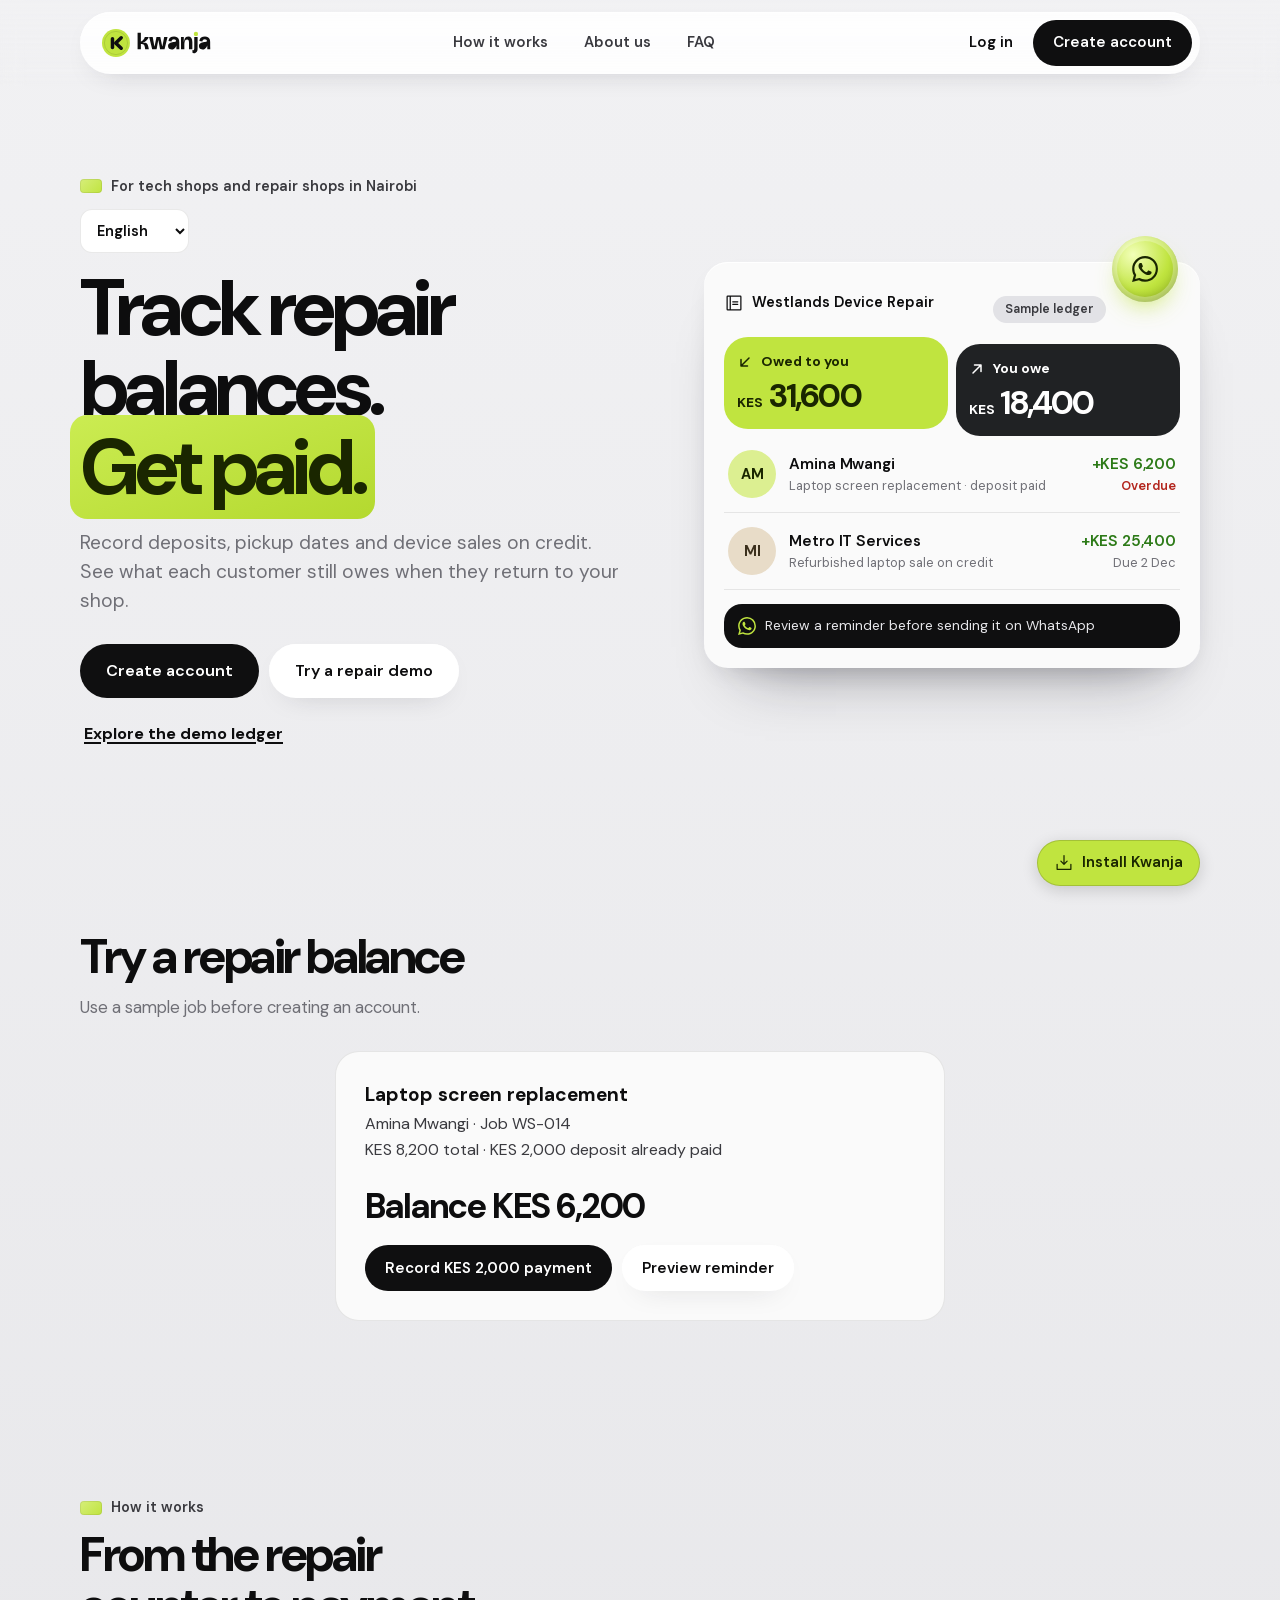
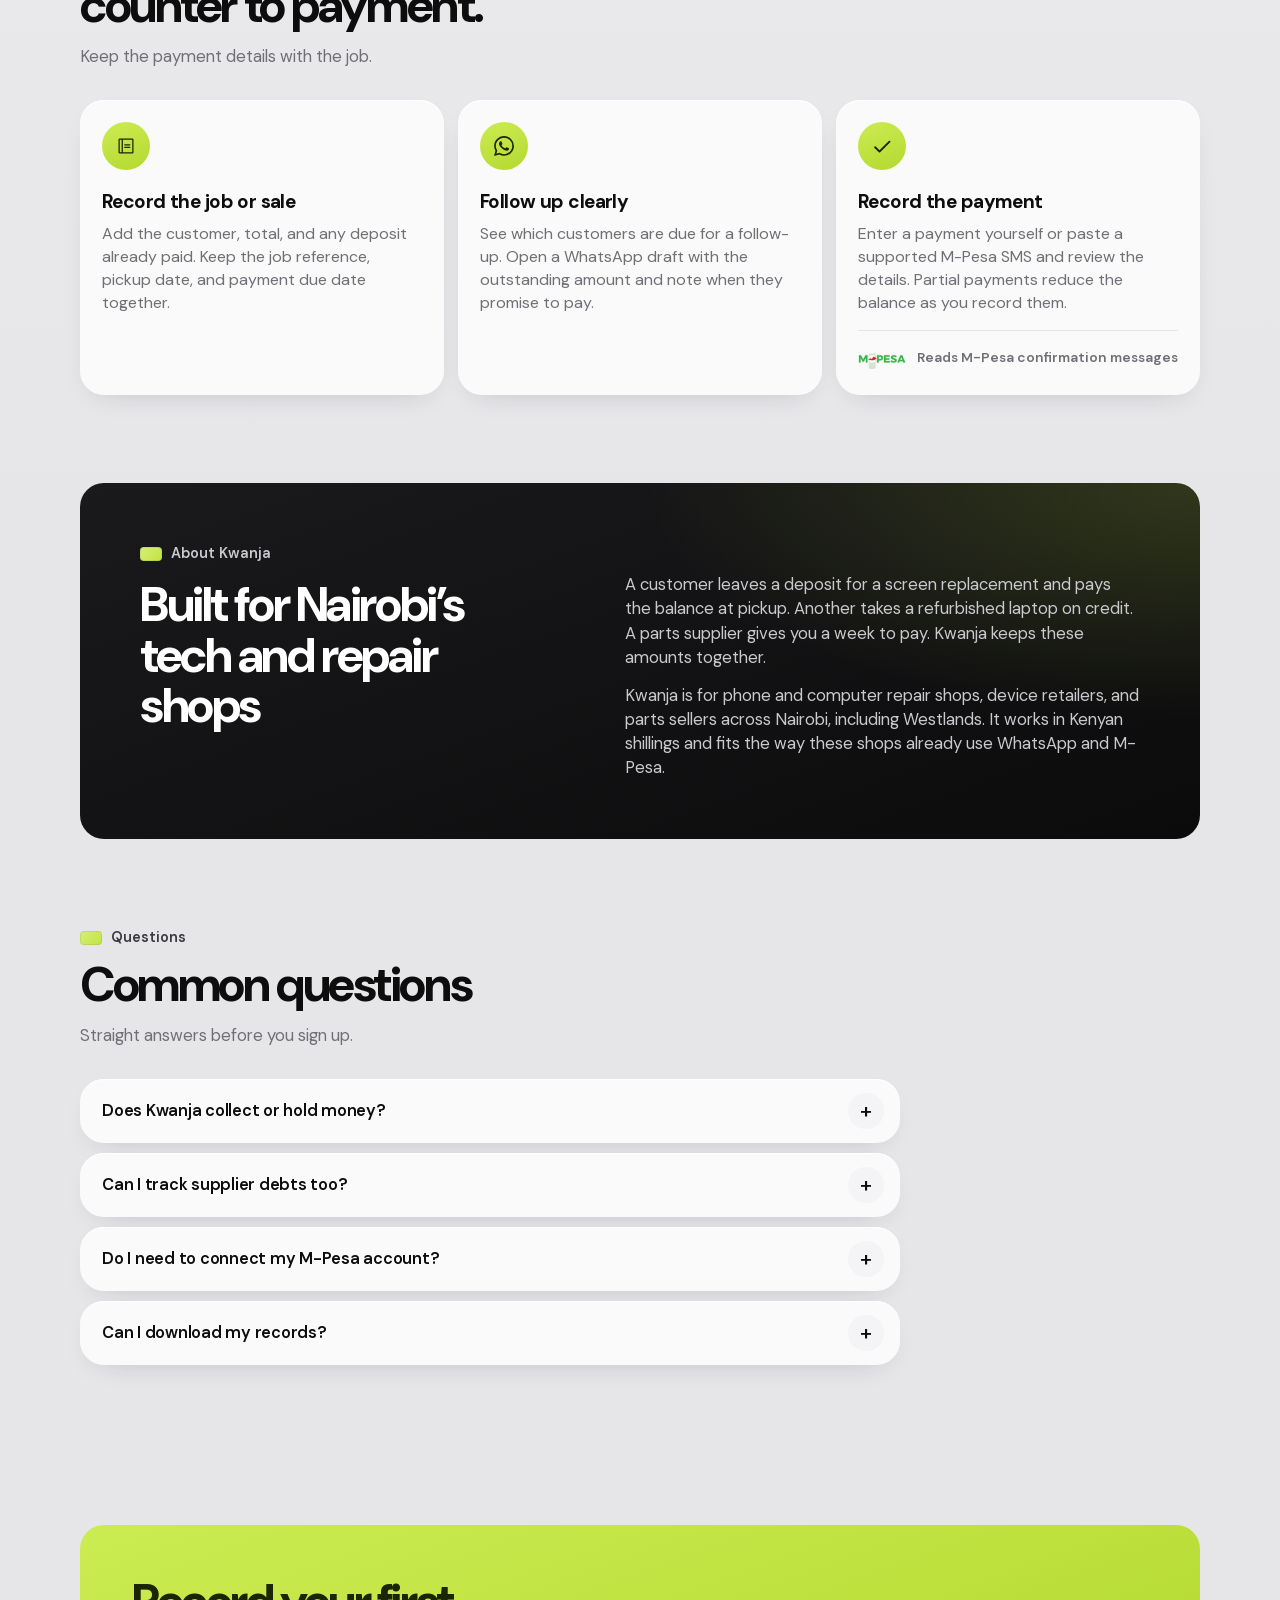
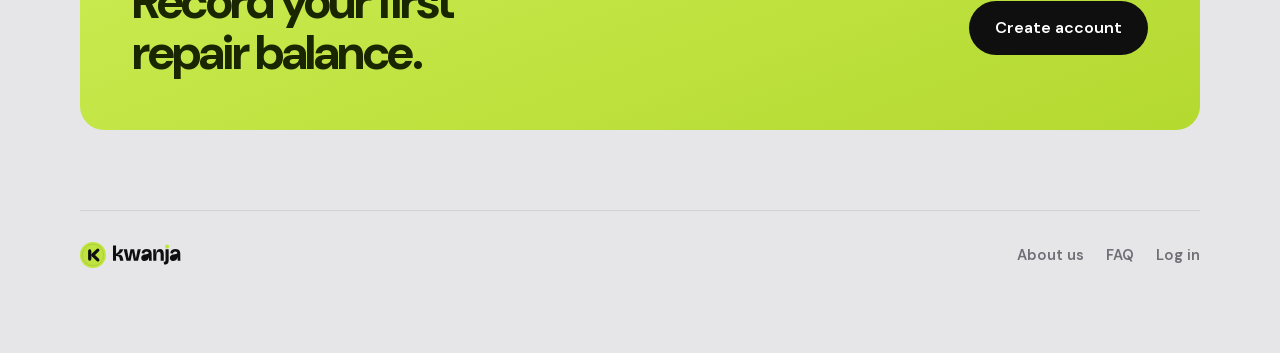
<file: index.4a6a4a4203552ecd.html>
<!doctype html>
<html lang="en">
<head>
  <meta charset="utf-8">
  <meta name="viewport" content="width=device-width, initial-scale=1, viewport-fit=cover">
  <meta name="theme-color" content="#0a0f0c">
  <title>Kwanja | Tech shop and repair ledger</title>
  <meta name="description" content="Track repair deposits, device sales on credit, and unpaid balances for tech shops in Nairobi and Westlands.">
  <link rel="icon" href="logo/kwanja-mark.svg" type="image/svg+xml">
  <link rel="preload" href="fonts/dm-sans-latin.woff2" as="font" type="font/woff2" crossorigin>
  <link rel="manifest" href="manifest.webmanifest">
  <link rel="apple-touch-icon" href="apple-touch-icon.png">
  <meta name="apple-mobile-web-app-capable" content="yes">
  <meta name="mobile-web-app-capable" content="yes">
  <link rel="stylesheet" href="ledger.84a4a07a93ba0db3.css">
  <link rel="stylesheet" href="public.aea5cc70a7d98e0f.css">
  <script src="config.e24d0cc4c4e9f287.js"></script>
  <script src="language.14e132b3cb8e6790.js" defer></script>
  <script src="ledger.244828767066239b.js" defer></script>
</head>
<body class="is-welcome">
  <svg xmlns="http://www.w3.org/2000/svg" class="icon-library" aria-hidden="true">
    <symbol id="i-home" viewBox="0 0 256 256"><path d="M219.31,108.68l-80-80a16,16,0,0,0-22.62,0l-80,80A15.87,15.87,0,0,0,32,120v96a8,8,0,0,0,8,8h64a8,8,0,0,0,8-8V160h32v56a8,8,0,0,0,8,8h64a8,8,0,0,0,8-8V120A15.87,15.87,0,0,0,219.31,108.68ZM208,208H160V152a8,8,0,0,0-8-8H104a8,8,0,0,0-8,8v56H48V120l80-80,80,80Z"/></symbol>
    <symbol id="i-ledger" viewBox="0 0 256 256"><path d="M184,112a8,8,0,0,1-8,8H112a8,8,0,0,1,0-16h64A8,8,0,0,1,184,112Zm-8,24H112a8,8,0,0,0,0,16h64a8,8,0,0,0,0-16Zm48-88V208a16,16,0,0,1-16,16H48a16,16,0,0,1-16-16V48A16,16,0,0,1,48,32H208A16,16,0,0,1,224,48ZM48,208H72V48H48Zm160,0V48H88V208H208Z"/></symbol>
    <symbol id="i-people" viewBox="0 0 256 256"><path d="M117.25,157.92a60,60,0,1,0-66.5,0A95.83,95.83,0,0,0,3.53,195.63a8,8,0,1,0,13.4,8.74,80,80,0,0,1,134.14,0,8,8,0,0,0,13.4-8.74A95.83,95.83,0,0,0,117.25,157.92ZM40,108a44,44,0,1,1,44,44A44.05,44.05,0,0,1,40,108Zm210.14,98.7a8,8,0,0,1-11.07-2.33A79.83,79.83,0,0,0,172,168a8,8,0,0,1,0-16,44,44,0,1,0-16.34-84.87,8,8,0,1,1-5.94-14.85,60,60,0,0,1,55.53,105.64,95.83,95.83,0,0,1,47.22,37.71A8,8,0,0,1,250.14,206.7Z"/></symbol>
    <symbol id="i-download" viewBox="0 0 256 256"><path d="M224,144v64a8,8,0,0,1-8,8H40a8,8,0,0,1-8-8V144a8,8,0,0,1,16,0v56H208V144a8,8,0,0,1,16,0Zm-101.66,5.66a8,8,0,0,0,11.32,0l40-40a8,8,0,0,0-11.32-11.32L136,124.69V32a8,8,0,0,0-16,0v92.69L93.66,98.34a8,8,0,0,0-11.32,11.32Z"/></symbol>
    <symbol id="i-plus" viewBox="0 0 256 256"><path d="M228,128a12,12,0,0,1-12,12H140v76a12,12,0,0,1-24,0V140H40a12,12,0,0,1,0-24h76V40a12,12,0,0,1,24,0v76h76A12,12,0,0,1,228,128Z"/></symbol>
    <symbol id="i-search" viewBox="0 0 256 256"><path d="M229.66,218.34l-50.07-50.06a88.11,88.11,0,1,0-11.31,11.31l50.06,50.07a8,8,0,0,0,11.32-11.32ZM40,112a72,72,0,1,1,72,72A72.08,72.08,0,0,1,40,112Z"/></symbol>
    <symbol id="i-chevron" viewBox="0 0 256 256"><path d="M184.49,136.49l-80,80a12,12,0,0,1-17-17L159,128,87.51,56.49a12,12,0,1,1,17-17l80,80A12,12,0,0,1,184.49,136.49Z"/></symbol>
    <symbol id="i-in" viewBox="0 0 256 256"><path d="M200.49,72.48,93,180h75a12,12,0,0,1,0,24H64a12,12,0,0,1-12-12V88a12,12,0,0,1,24,0v75L183.51,55.51a12,12,0,0,1,17,17Z"/></symbol>
    <symbol id="i-out" viewBox="0 0 256 256"><path d="M204,64V168a12,12,0,0,1-24,0V93L72.49,200.49a12,12,0,0,1-17-17L163,76H88a12,12,0,0,1,0-24H192A12,12,0,0,1,204,64Z"/></symbol>
    <symbol id="i-calendar" viewBox="0 0 256 256"><path d="M208,32H184V24a8,8,0,0,0-16,0v8H88V24a8,8,0,0,0-16,0v8H48A16,16,0,0,0,32,48V208a16,16,0,0,0,16,16H208a16,16,0,0,0,16-16V48A16,16,0,0,0,208,32ZM72,48v8a8,8,0,0,0,16,0V48h80v8a8,8,0,0,0,16,0V48h24V80H48V48ZM208,208H48V96H208V208Z"/></symbol>
    <symbol id="i-close" viewBox="0 0 256 256"><path d="M208.49,191.51a12,12,0,0,1-17,17L128,145,64.49,208.49a12,12,0,0,1-17-17L111,128,47.51,64.49a12,12,0,0,1,17-17L128,111l63.51-63.52a12,12,0,0,1,17,17L145,128Z"/></symbol>
    <symbol id="i-check" viewBox="0 0 256 256"><path d="M232.49,80.49l-128,128a12,12,0,0,1-17,0l-56-56a12,12,0,1,1,17-17L96,183,215.51,63.51a12,12,0,0,1,17,17Z"/></symbol>
    <symbol id="i-eye" viewBox="0 0 256 256"><path d="M247.31,124.76c-.35-.79-8.82-19.58-27.65-38.41C194.57,61.26,162.88,48,128,48S61.43,61.26,36.34,86.35C17.51,105.18,9,124,8.69,124.76a8,8,0,0,0,0,6.5c.35.79,8.82,19.57,27.65,38.4C61.43,194.74,93.12,208,128,208s66.57-13.26,91.66-38.34c18.83-18.83,27.3-37.61,27.65-38.4A8,8,0,0,0,247.31,124.76ZM128,192c-30.78,0-57.67-11.19-79.93-33.25A133.47,133.47,0,0,1,25,128,133.33,133.33,0,0,1,48.07,97.25C70.33,75.19,97.22,64,128,64s57.67,11.19,79.93,33.25A133.46,133.46,0,0,1,231.05,128C223.84,141.46,192.43,192,128,192Zm0-112a48,48,0,1,0,48,48A48.05,48.05,0,0,0,128,80Zm0,80a32,32,0,1,1,32-32A32,32,0,0,1,128,160Z"/></symbol>
    <symbol id="i-eyeoff" viewBox="0 0 256 256"><path d="M53.92,34.62A8,8,0,1,0,42.08,45.38L61.32,66.55C25,88.84,9.38,123.2,8.69,124.76a8,8,0,0,0,0,6.5c.35.79,8.82,19.57,27.65,38.4C61.43,194.74,93.12,208,128,208a127.11,127.11,0,0,0,52.07-10.83l22,24.21a8,8,0,1,0,11.84-10.76Zm47.33,75.84,41.67,45.85a32,32,0,0,1-41.67-45.85ZM128,192c-30.78,0-57.67-11.19-79.93-33.25A133.16,133.16,0,0,1,25,128c4.69-8.79,19.66-33.39,47.35-49.38l18,19.75a48,48,0,0,0,63.66,70l14.73,16.2A112,112,0,0,1,128,192Zm6-95.43a8,8,0,0,1,3-15.72,48.16,48.16,0,0,1,38.77,42.64,8,8,0,0,1-7.22,8.71,6.39,6.39,0,0,1-.75,0,8,8,0,0,1-8-7.26A32.09,32.09,0,0,0,134,96.57Zm113.28,34.69c-.42.94-10.55,23.37-33.36,43.8a8,8,0,1,1-10.67-11.92A132.77,132.77,0,0,0,231.05,128a133.15,133.15,0,0,0-23.12-30.77C185.67,75.19,158.78,64,128,64a118.37,118.37,0,0,0-19.36,1.57A8,8,0,1,1,106,49.79,134,134,0,0,1,128,48c34.88,0,66.57,13.26,91.66,38.35,18.83,18.83,27.3,37.62,27.65,38.41A8,8,0,0,1,247.31,131.26Z"/></symbol>
    <symbol id="i-back" viewBox="0 0 256 256"><path d="M216,40H68.53a16.08,16.08,0,0,0-13.72,7.77L9.14,123.88a8,8,0,0,0,0,8.24l45.67,76.11A16.08,16.08,0,0,0,68.53,216H216a16,16,0,0,0,16-16V56A16,16,0,0,0,216,40ZM61.67,204.12,68.53,200h0ZM216,200H68.53l-43.2-72,43.2-72H216ZM106.34,146.34,124.69,128l-18.35-18.34a8,8,0,0,1,11.32-11.32L136,116.69l18.34-18.35a8,8,0,0,1,11.32,11.32L147.31,128l18.35,18.34a8,8,0,0,1-11.32,11.32L136,139.31l-18.34,18.35a8,8,0,0,1-11.32-11.32Z"/></symbol>
    <symbol id="i-whatsapp" viewBox="0 0 24 24"><path d="M17.472 14.382c-.297-.149-1.758-.867-2.03-.967-.273-.099-.471-.148-.67.15-.197.297-.767.966-.94 1.164-.173.199-.347.223-.644.075-.297-.15-1.255-.463-2.39-1.475-.883-.788-1.48-1.761-1.653-2.059-.173-.297-.018-.458.13-.606.134-.133.298-.347.446-.52.149-.174.198-.298.298-.497.099-.198.05-.371-.025-.52-.075-.149-.669-1.612-.916-2.207-.242-.579-.487-.5-.669-.51-.173-.008-.371-.01-.57-.01-.198 0-.52.074-.792.372-.272.297-1.04 1.016-1.04 2.479 0 1.462 1.065 2.875 1.213 3.074.149.198 2.096 3.2 5.077 4.487.709.306 1.262.489 1.694.625.712.227 1.36.195 1.871.118.571-.085 1.758-.719 2.006-1.413.248-.694.248-1.289.173-1.413-.074-.124-.272-.198-.57-.347m-5.421 7.403h-.004a9.87 9.87 0 01-5.031-1.378l-.361-.214-3.741.982.998-3.648-.235-.374a9.86 9.86 0 01-1.51-5.26c.001-5.45 4.436-9.884 9.888-9.884 2.64 0 5.122 1.03 6.988 2.898a9.825 9.825 0 012.893 6.994c-.003 5.45-4.437 9.884-9.885 9.884m8.413-18.297A11.815 11.815 0 0012.05 0C5.495 0 .16 5.335.157 11.892c0 2.096.547 4.142 1.588 5.945L.057 24l6.305-1.654a11.882 11.882 0 005.683 1.448h.005c6.554 0 11.89-5.335 11.893-11.893a11.821 11.821 0 00-3.48-8.413Z"/></symbol>
    <symbol id="i-apple" viewBox="0 0 24 24"><path d="M12.152 6.896c-.948 0-2.415-1.078-3.96-1.04-2.04.027-3.91 1.183-4.961 3.014-2.117 3.675-.546 9.103 1.519 12.09 1.013 1.454 2.208 3.09 3.792 3.039 1.52-.065 2.09-.987 3.935-.987 1.831 0 2.35.987 3.96.948 1.637-.026 2.676-1.48 3.676-2.948 1.156-1.688 1.636-3.325 1.662-3.415-.039-.013-3.182-1.221-3.22-4.857-.026-3.04 2.48-4.494 2.597-4.559-1.429-2.09-3.623-2.324-4.39-2.376-2-.156-3.675 1.09-4.61 1.09zM15.53 3.83c.843-1.012 1.4-2.427 1.245-3.83-1.207.052-2.662.805-3.532 1.818-.78.896-1.454 2.338-1.273 3.714 1.338.104 2.715-.688 3.559-1.701"/></symbol>
    <symbol id="i-google" viewBox="0 0 48 48"><path fill="#EA4335" d="M24 9.5c3.54 0 6.71 1.22 9.21 3.6l6.85-6.85C35.9 2.38 30.47 0 24 0 14.62 0 6.51 5.38 2.56 13.22l7.98 6.19C12.43 13.72 17.74 9.5 24 9.5z"/><path fill="#4285F4" d="M46.98 24.55c0-1.57-.15-3.09-.38-4.55H24v9.02h12.94c-.58 2.96-2.26 5.48-4.78 7.18l7.73 6c4.51-4.18 7.09-10.36 7.09-17.65z"/><path fill="#FBBC05" d="M10.53 28.59c-.48-1.45-.76-2.99-.76-4.59s.27-3.14.76-4.59l-7.98-6.19C.92 16.46 0 20.12 0 24c0 3.88.92 7.54 2.56 10.78l7.97-6.19z"/><path fill="#34A853" d="M24 48c6.48 0 11.93-2.13 15.89-5.81l-7.73-6c-2.15 1.45-4.92 2.3-8.16 2.3-6.26 0-11.57-4.22-13.47-9.91l-7.98 6.19C6.51 42.62 14.62 48 24 48z"/></symbol>
  </svg>
  <a class="skip-link" href="#main">Skip to content</a>
  <div class="shell">
    <main id="main" class="main" tabindex="-1">
      <header class="topbar">
        <a class="brand" href="#overview" aria-label="Kwanja overview"><img src="logo/kwanja-lockup.svg" alt="Kwanja"></a>
        <span class="spacer"></span>
        <button class="round privacy" id="overview-privacy" type="button" data-action="privacy" aria-pressed="false" aria-label="Hide amounts" hidden><svg class="icon" aria-hidden="true"><use href="#i-eye"/></svg></button>
        <a class="mini settings-link" href="#settings" data-nav="settings">Settings</a>
      </header>

      <p id="workspace-offline" class="connection-status offline-status" role="status" hidden>You’re offline. You can view and export current results from the ledger already loaded. Reconnect to save changes, import files, or export the full ledger.</p>
      <div id="connection-status" class="connection-status" role="status" hidden></div>

      <div id="overview-view">
        <h1 class="sr-only" id="page-title">Overview</h1>
        <p class="sr-only" id="page-context"></p>
        <section class="wallets" aria-label="Ledger balances">
          <a class="wallet-card wallet-in" href="#ledger/receivable">
            <span class="wallet-label"><span class="wallet-icon"><svg class="icon" aria-hidden="true"><use href="#i-in"/></svg></span>Owed to you</span>
            <strong class="wallet-value"><small>KES</small> <span id="receivable-total"></span></strong>
            <span class="wallet-footer"><span id="receivable-count"></span><span class="wallet-overdue" id="overdue-chip" hidden></span></span>
            <span class="wallet-arrow"><svg class="icon" aria-hidden="true"><use href="#i-chevron"/></svg></span>
          </a>
          <a class="wallet-card wallet-out" href="#ledger/payable">
            <span class="wallet-label"><span class="wallet-icon"><svg class="icon" aria-hidden="true"><use href="#i-out"/></svg></span>You owe</span>
            <strong class="wallet-value"><small>KES</small> <span id="payable-total"></span></strong>
            <span class="wallet-footer" id="payable-count"></span>
            <span class="wallet-arrow"><svg class="icon" aria-hidden="true"><use href="#i-chevron"/></svg></span>
          </a>
          <p class="wallet-net"><span>Net outstanding</span><strong id="net-amount"></strong></p>
        </section>

        <section class="banner" id="banner" aria-live="polite"></section>

        <section class="section" id="follow-section" aria-labelledby="chase-title">
          <div class="section-head"><h2 id="chase-title">Follow up</h2><a class="more" id="follow-all" href="#ledger/followup" hidden>View queue</a><button class="mini" id="legacy-follow-add" type="button" data-action="new"><svg class="icon"><use href="#i-plus"/></svg>Add</button></div>
          <div id="follow-list" class="chase-row"></div>
        </section>

        <section class="section" id="recent-section" aria-labelledby="recent-title">
          <div class="section-head"><h2 id="recent-title">Recent entries</h2><a class="more" href="#ledger">See all<svg class="icon" aria-hidden="true"><use href="#i-chevron"/></svg></a></div>
          <div id="recent-list" class="list"></div>
        </section>
      </div>

      <section id="ledger-view" aria-label="Ledger entries" hidden>
        <h1 class="view-title">Ledger</h1>
        <p class="view-sub" id="ledger-sub" role="status"></p>
        <form id="ledger-search" role="search">
          <label class="search"><svg class="icon" aria-hidden="true"><use href="#i-search"/></svg><input id="search" type="search" placeholder="Name, phone, or reference" aria-label="Search ledger by name, phone, or reference" autocomplete="off"></label>
        </form>
        <div id="filters" class="filters" aria-label="Filter entries">
          <a href="#ledger" data-filter="all">All</a>
          <a href="#ledger/receivable" data-filter="receivable">Owed to you</a>
          <a href="#ledger/payable" data-filter="payable">You owe</a>
          <a href="#ledger/paid" data-filter="paid">Settled</a>
          <a href="#ledger/followup" data-filter="followup" id="follow-filter" hidden>Follow-up due</a>
        </div>
        <div class="ledger-tools" aria-label="Ledger files" role="group">
          <button class="mini" type="button" data-action="import" id="import-entry" hidden>Import CSV</button>
          <button class="mini" type="button" data-action="export">Export CSV</button>
        </div>
        <div id="ledger-list" class="cards"></div>
      </section>

      <section id="contacts-view" aria-label="Contacts" hidden><h1 class="view-title">Contacts</h1><p class="view-sub" id="contacts-sub"></p><div id="contacts-list"></div></section>
      <section id="settings-view" aria-labelledby="settings-title" hidden>
        <h1 class="view-title" id="settings-title">Settings</h1>
        <div class="contact-group settings-card"><h2>Language</h2>
          <select class="language-choice" data-language aria-label="Language"><option value="en" lang="en">English</option><option value="sw" lang="sw">Kiswahili</option></select>
        </div>
        <div class="contact-group settings-card"><h2>Display</h2>
          <button class="button" type="button" data-action="privacy" aria-pressed="false">Hide amounts</button>
        </div>
        <div id="account" class="contact-group account" hidden><h2>Account</h2><p class="help" id="account-email"></p><button class="button" type="button" data-action="account-security" hidden>Manage password</button><button class="button" type="button" data-action="signout">Sign out</button></div>
        <div class="workspace-tools">
          <button class="button" type="button" data-action="walkthrough">Replay walkthrough</button>
          <button class="button" type="button" data-action="install-app" hidden><svg class="icon" aria-hidden="true"><use href="#i-download"/></svg>Install Kwanja</button>
        </div>
      </section>
    </main>

    <nav class="dock" aria-label="Workspace">
      <a href="#overview" data-nav="overview" aria-label="Overview"><svg class="icon"><use href="#i-home"/></svg></a>
      <a href="#ledger" data-nav="ledger" aria-label="Ledger"><svg class="icon"><use href="#i-ledger"/></svg></a>
      <button class="fab" type="button" data-action="new" aria-label="Add debt"><svg class="icon"><use href="#i-plus"/></svg></button>
      <a href="#contacts" data-nav="contacts" aria-label="Contacts"><svg class="icon"><use href="#i-people"/></svg></a>
      <button class="dock-search" type="button" data-action="find-entry" aria-label="Find a customer or job"><svg class="icon" aria-hidden="true"><use href="#i-search"/></svg></button>
    </nav>
  </div>

  <section id="welcome" class="welcome" aria-label="Kwanja website">
    <p id="public-offline" class="public-width connection-status offline-status" role="status" hidden>You’re offline. You can explore Kwanja and try the sample repair. Reconnect to access your shop ledger.</p>
    <div data-step="intro" class="public-site" id="home">
      <header class="public-header">
        <div class="public-bar">
          <a class="brand" href="#home" aria-label="Kwanja home"><img src="logo/kwanja-lockup.svg" alt="Kwanja"></a>
          <nav class="public-nav" aria-label="About Kwanja"><a href="#how-it-works">How it works</a><a href="#about">About us</a><a href="#questions">FAQ</a></nav>
          <div class="public-account"><a class="public-login" href="#login">Log in</a><a class="pill primary" href="#signup">Create account</a></div>
        </div>
      </header>
      <main id="public-main" tabindex="-1">
        <section class="public-width public-hero" aria-labelledby="public-title">
          <div class="hero-copy">
            <p class="eyebrow"><span class="lime-dot"></span>For tech shops and repair shops in Nairobi</p>
            <select class="language-choice" data-language aria-label="Language"><option value="en" lang="en">English</option><option value="sw" lang="sw">Kiswahili</option></select>
            <h1 id="public-title" tabindex="-1">Track repair balances. <mark>Get paid.</mark></h1>
            <p class="lede">Record deposits, pickup dates and device sales on credit. See what each customer still owes when they return to your shop.</p>
            <div class="hero-actions"><a class="pill primary large" href="#signup">Create account</a><a class="pill light large" href="#repair-demo">Try a repair demo</a></div>
            <button class="pill public-install" type="button" data-action="install-app" hidden><svg class="icon" aria-hidden="true"><use href="#i-download"/></svg>Install Kwanja</button>
            <button class="public-demo link" type="button" data-action="skip" hidden>Explore the demo ledger</button>
          </div>
          <figure class="sample" aria-label="Example ledger showing customer and supplier balances">
            <span class="coin" aria-hidden="true"><svg class="icon"><use href="#i-whatsapp"/></svg></span>
            <div class="sample-top"><span><svg class="icon" aria-hidden="true"><use href="#i-ledger"/></svg>Westlands Device Repair</span><span class="chip">Sample ledger</span></div>
            <div class="sample-wallets">
              <div class="wallet-card wallet-in"><span class="wallet-label"><svg class="icon" aria-hidden="true"><use href="#i-in"/></svg>Owed to you</span><strong class="wallet-value"><small>KES</small> 31,600</strong></div>
              <div class="wallet-card wallet-out"><span class="wallet-label"><svg class="icon" aria-hidden="true"><use href="#i-out"/></svg>You owe</span><strong class="wallet-value"><small>KES</small> 18,400</strong></div>
            </div>
            <div class="sample-row"><span class="contact-avatar avatar-0" aria-hidden="true">AM</span><div><b>Amina Mwangi</b><small>Laptop screen replacement · deposit paid</small></div><div><b class="plus">+KES 6,200</b><small class="late">Overdue</small></div></div>
            <div class="sample-row"><span class="contact-avatar avatar-3" aria-hidden="true">MI</span><div><b>Metro IT Services</b><small>Refurbished laptop sale on credit</small></div><div><b class="plus">+KES 25,400</b><small>Due 2 Dec</small></div></div>
            <figcaption><svg class="icon" aria-hidden="true"><use href="#i-whatsapp"/></svg>Review a reminder before sending it on WhatsApp</figcaption>
          </figure>
        </section>
        <section class="public-width public-section" id="repair-demo" aria-labelledby="repair-demo-title">
          <div class="section-intro"><h2 id="repair-demo-title">Try a repair balance</h2><p class="section-lede">Use a sample job before creating an account.</p></div>
          <div class="repair-demo">
            <div class="repair-demo-job"><strong>Laptop screen replacement</strong><span>Amina Mwangi · Job WS-014</span><span>KES 8,200 total · KES 2,000 deposit already paid</span></div>
            <p class="repair-demo-balance" id="repair-demo-balance" role="status">Balance KES 6,200</p>
            <div class="hero-actions">
              <button class="pill primary" type="button" data-action="repair-demo-payment">Record KES 2,000 payment</button>
              <button class="pill light" type="button" data-action="repair-demo-reminder">Preview reminder</button>
              <button class="link" type="button" data-action="repair-demo-reset" hidden>Reset example</button>
            </div>
            <div class="repair-demo-reminder" id="repair-demo-reminder" hidden><strong>WhatsApp draft</strong><p id="repair-demo-message"></p></div>
          </div>
        </section>
        <section class="public-width public-section" id="how-it-works" aria-labelledby="how-heading">
          <div class="section-intro"><p class="eyebrow"><span class="lime-dot"></span>How it works</p><h2 id="how-heading">From the repair counter to payment.</h2><p class="section-lede">Keep the payment details with the job.</p></div>
          <div class="public-steps">
            <article><span class="step-badge"><svg class="icon" aria-hidden="true"><use href="#i-ledger"/></svg></span><h3>Record the job or sale</h3><p>Add the customer, total, and any deposit already paid. Keep the job reference, pickup date, and payment due date together.</p></article>
            <article><span class="step-badge"><svg class="icon" aria-hidden="true"><use href="#i-whatsapp"/></svg></span><h3>Follow up clearly</h3><p>See which customers are due for a follow-up. Open a WhatsApp draft with the outstanding amount and note when they promise to pay.</p></article>
            <article><span class="step-badge"><svg class="icon" aria-hidden="true"><use href="#i-check"/></svg></span><h3>Record the payment</h3><p>Enter a payment yourself or paste a supported M-Pesa SMS and review the details. Partial payments reduce the balance as you record them.</p><p class="step-note"><img class="brand-mark" src="brands/mpesa.svg" alt="M-Pesa">Reads M-Pesa confirmation messages</p></article>
          </div>
        </section>
        <section class="public-width" id="about" aria-labelledby="about-heading">
          <div class="public-dark about-panel">
            <p class="eyebrow on-dark"><span class="lime-dot"></span>About Kwanja</p>
            <h2 id="about-heading">Built for Nairobi’s tech and repair shops</h2>
            <div class="about-copy"><p>A customer leaves a deposit for a screen replacement and pays the balance at pickup. Another takes a refurbished laptop on credit. A parts supplier gives you a week to pay. Kwanja keeps these amounts together.</p>
            <p>Kwanja is for phone and computer repair shops, device retailers, and parts sellers across Nairobi, including Westlands. It works in Kenyan shillings and fits the way these shops already use WhatsApp and M-Pesa.</p></div>
          </div>
        </section>
        <section class="public-width public-section" id="questions" aria-labelledby="faq-heading">
          <div class="section-intro"><p class="eyebrow"><span class="lime-dot"></span>Questions</p><h2 id="faq-heading">Common questions</h2><p class="section-lede">Straight answers before you sign up.</p></div>
          <div class="public-faq">
            <details><summary>Does Kwanja collect or hold money?</summary><p>Payments happen through your usual channels. Kwanja records the amounts and helps you prepare reminders.</p></details>
            <details><summary>Can I track supplier debts too?</summary><p>Yes. The ledger keeps money owed to you separate from money you owe. Both support partial payments.</p></details>
            <details><summary>Do I need to connect my M-Pesa account?</summary><p>No. You can enter payments yourself or paste a supported confirmation SMS. You review what Kwanja extracts before a payment is recorded.</p></details>
            <details><summary>Can I download my records?</summary><p>Yes. Export the ledger to CSV for your records or to open in a spreadsheet.</p></details>
          </div>
        </section>
        <section class="public-width public-cta" aria-labelledby="cta-heading"><h2 id="cta-heading">Record your first repair balance.</h2><a class="pill primary large" href="#signup">Create account</a></section>
      </main>
      <footer class="public-footer"><div class="public-width"><a class="brand" href="#home" aria-label="Kwanja home"><img src="logo/kwanja-lockup.svg" alt="Kwanja"></a><a href="#about">About us</a><a href="#questions">FAQ</a><a href="#login">Log in</a></div></footer>
    </div>

    <div class="auth-layout" id="auth-layout" hidden>
      <aside class="auth-side">
        <a class="brand" href="#home" aria-label="Kwanja home"><img src="logo/kwanja-lockup-mono-black.svg" alt="Kwanja"></a>
        <div class="auth-art" aria-hidden="true">
          <div class="w-card c3"><b>City Parts Supply</b><span>KES 18,400</span></div>
          <div class="w-card c2"><b>Metro IT Services</b><span>KES 28,400</span></div>
          <div class="w-card c1"><b>Amina Mwangi</b><span>KES 6,200</span><i>Overdue</i></div>
        </div>
        <div class="auth-pitch"><strong>Your business ledger</strong><p>Track repair deposits, device credit and parts bills.</p></div>
      </aside>
      <div class="auth-content">
        <div class="auth-top">
          <a class="auth-back" href="#home"><svg class="icon" aria-hidden="true"><use href="#i-chevron"/></svg>Back to Kwanja</a>
          <select class="language-choice" data-language aria-label="Language"><option value="en" lang="en">English</option><option value="sw" lang="sw">Kiswahili</option></select>
        </div>
        <div class="auth-card">
          <div class="w-step" data-step="email" hidden>
            <h1 tabindex="-1" id="auth-heading">Create your account</h1>
            <p class="w-sub" id="auth-description">We will send a six-digit code to verify your email.</p>
            <div class="auth-providers" id="auth-providers" hidden>
              <button class="auth-provider" type="button" data-action="provider" data-provider="google" hidden><svg class="icon brand" aria-hidden="true"><use href="#i-google"/></svg>Continue with Google</button>
              <button class="auth-provider" type="button" data-action="provider" data-provider="apple" hidden><svg class="icon brand" aria-hidden="true"><use href="#i-apple"/></svg>Continue with Apple</button>
              <p class="auth-or"><span>or use your email</span></p>
            </div>
            <form class="auth-form" data-form="email">
              <label class="field"><span>Email address</span><input name="email" type="email" inputmode="email" autocomplete="email" placeholder="you@business.co.ke" required></label>
              <label class="field" id="auth-password-field" hidden><span>Password</span><input name="password" type="password" autocomplete="current-password" disabled></label>
              <p class="form-error" role="alert" hidden></p>
              <button class="pill primary large block" type="submit">Send code</button>
            </form>
            <div class="auth-code-actions" id="password-options" hidden><button class="link" type="button" data-action="switch-login-method">Use an email code</button><button class="link" type="button" data-action="password-recovery">Forgot password?</button></div>
            <p class="auth-switch"><span id="auth-switch-copy">Already have an account?</span> <a class="link" id="auth-switch-link" href="#login">Log in</a></p>
            <p class="demo-only auth-demo-note">Demo mode. No email is sent and any six digits work.</p>
          </div>
          <div class="w-step" data-step="code" hidden>
            <h1 tabindex="-1" id="auth-code-heading">Check your email</h1>
            <p class="w-sub">Enter the six-digit code sent to <b id="otp-email"></b>. <span class="demo-only">For the demo, enter any six digits.</span></p>
            <form class="auth-form" data-form="code">
              <label class="field"><span>Verification code</span><input class="code-input" name="code" type="text" inputmode="numeric" autocomplete="one-time-code" maxlength="6" pattern="[0-9]{6}" placeholder="000000" required></label>
              <p class="form-error" role="alert" hidden></p>
              <button class="pill primary large block" type="submit">Verify code</button>
            </form>
            <div class="auth-code-actions"><button class="link" type="button" data-action="change-email">Change email</button><button class="link" type="button" data-action="resend">Resend code</button></div>
          </div>
          <div class="w-step" data-step="business" hidden>
            <h1 tabindex="-1">Set up your ledger</h1>
            <p class="w-sub">Your business name appears in your ledger and in the reminders you prepare for customers.</p>
            <form class="auth-form" data-form="business">
              <label class="field"><span>Business name</span><input name="business" maxlength="100" autocomplete="organization" placeholder="e.g. Westlands Device Repair" required></label>
              <p class="form-error" role="alert" hidden></p>
              <button class="pill primary large block" type="submit">Create my ledger</button>
            </form>
          </div>
          <div class="w-step" data-step="password-setup" hidden>
            <h1 tabindex="-1">Add a password</h1>
            <p class="w-sub">Use a password for future logins, or keep using email codes. To set one, open your account and choose Security.</p>
            <button class="pill primary large block" type="button" data-action="account-security">Open account settings</button>
            <p class="auth-switch"><button class="link" type="button" data-action="open-ledger">Continue to my ledger</button></p>
          </div>
          <div class="w-step" data-step="callback" hidden><h1 tabindex="-1">Finishing sign-in</h1><p class="w-sub">One moment while we finish signing you in.</p><p class="form-error" role="alert" hidden></p></div>
        </div>
      </div>
    </div>
  </section>

  <dialog id="dialog" aria-labelledby="dialog-title">
    <div class="dialog-heading"><h2 id="dialog-title" tabindex="-1"></h2><button type="button" class="icon-button" data-action="close" aria-label="Close dialog"><svg class="icon"><use href="#i-close"/></svg></button></div>
    <div id="dialog-content"></div>
  </dialog>
  <div class="toast" id="toast" role="status" aria-live="polite"></div>
</body>
</html>
</file>
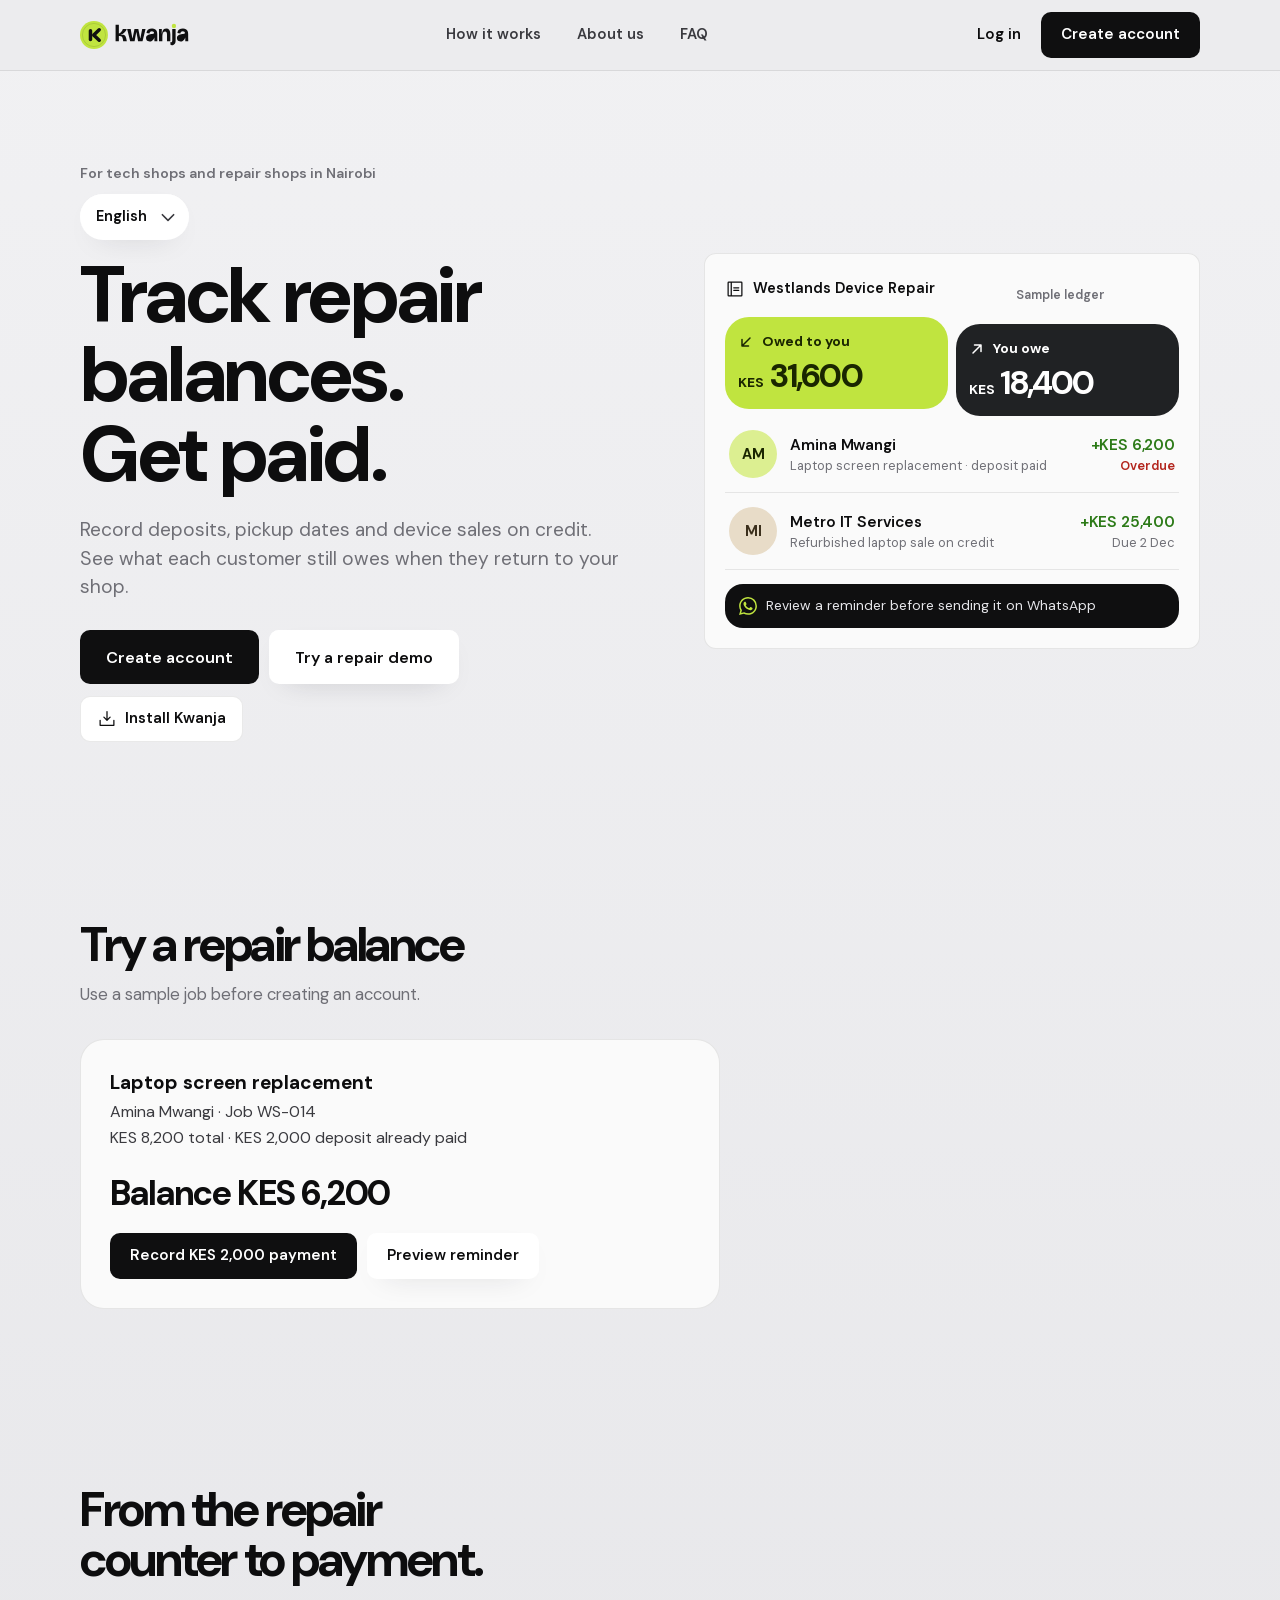
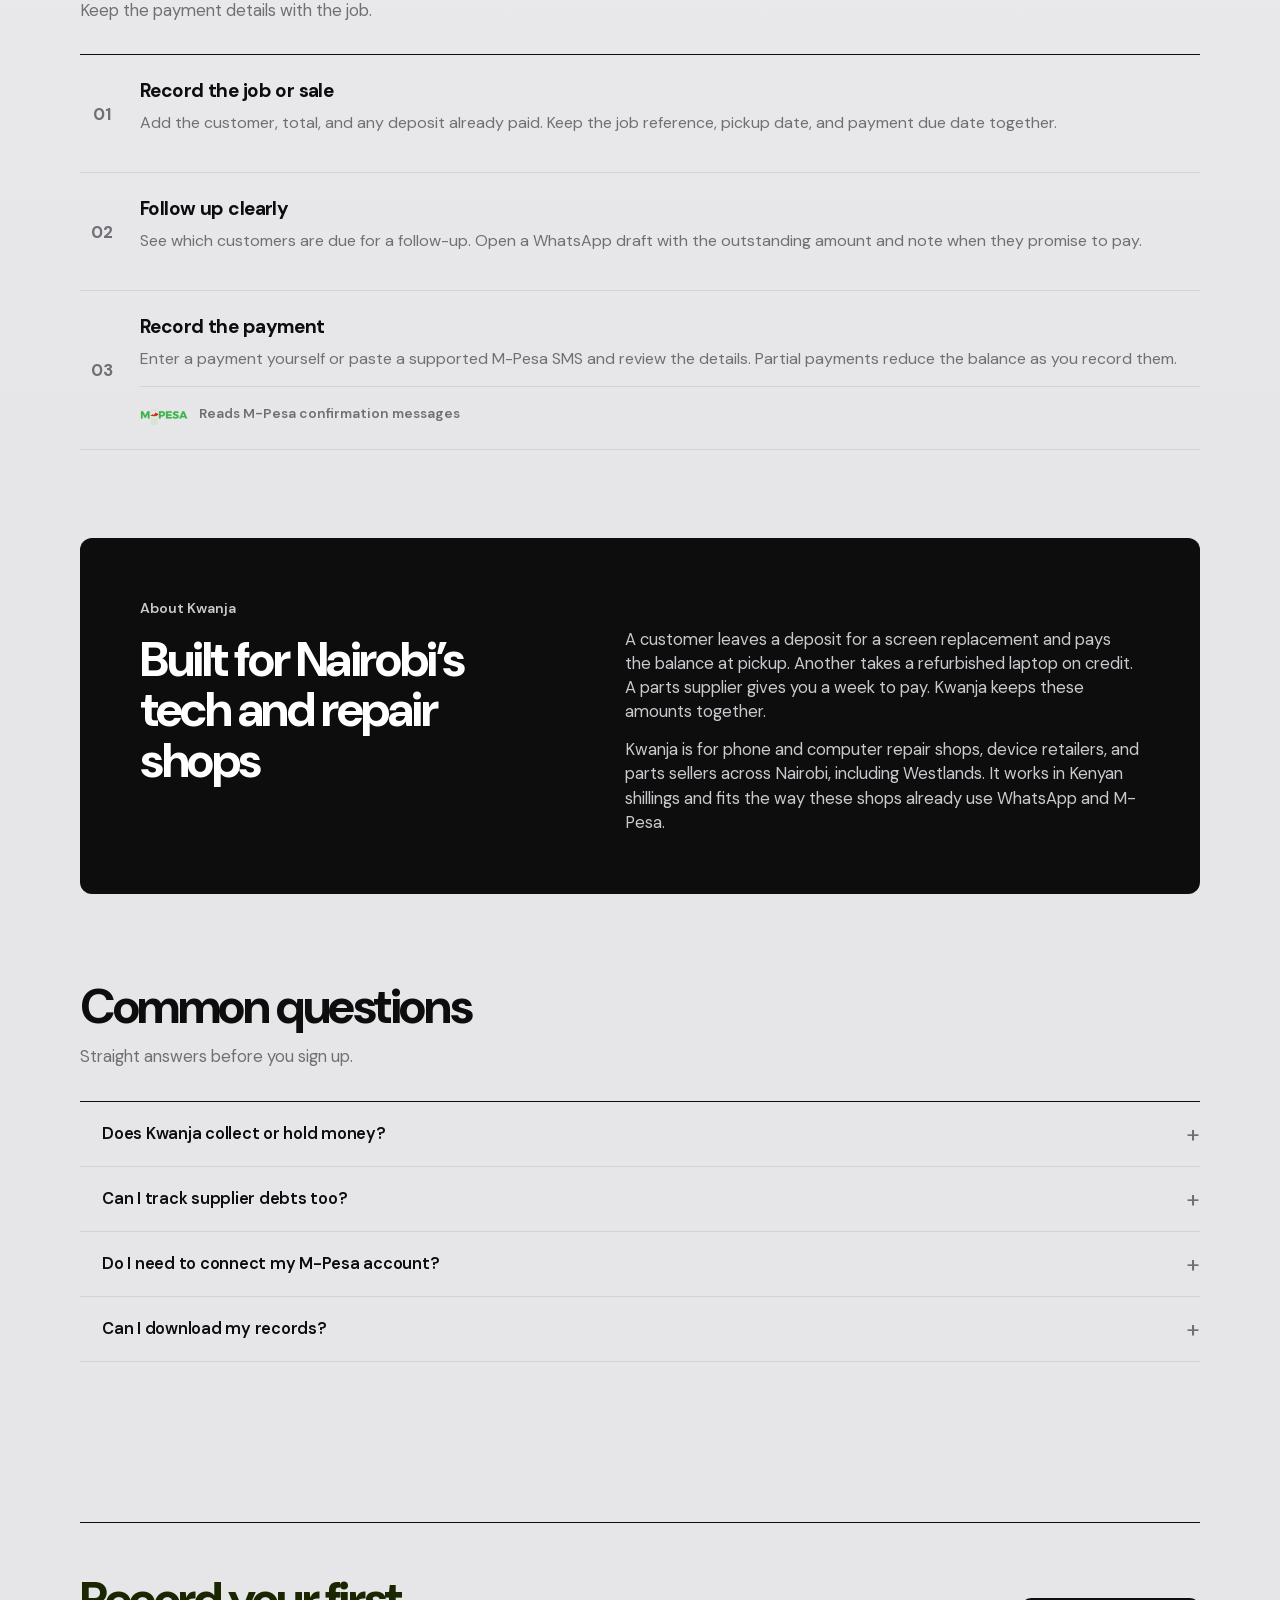
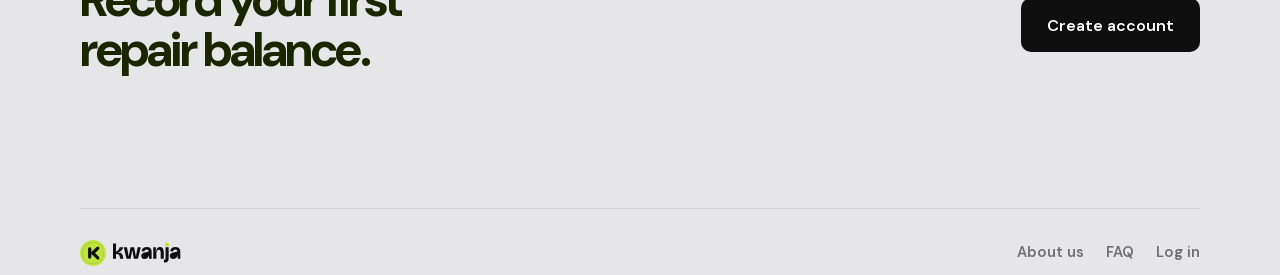
<file: index.56f17f1fddaedcd7.html>
<!doctype html>
<html lang="en">
<head>
  <meta charset="utf-8">
  <meta name="viewport" content="width=device-width, initial-scale=1, viewport-fit=cover">
  <meta name="theme-color" content="#0a0f0c">
  <title>Kwanja | Tech shop and repair ledger</title>
  <meta name="description" content="Track repair deposits, device sales on credit, and unpaid balances for tech shops in Nairobi and Westlands.">
  <link rel="icon" href="logo/kwanja-mark.svg" type="image/svg+xml">
  <link rel="preload" href="fonts/dm-sans-latin.woff2" as="font" type="font/woff2" crossorigin>
  <link rel="manifest" href="manifest.webmanifest">
  <link rel="apple-touch-icon" href="apple-touch-icon.png">
  <meta name="apple-mobile-web-app-capable" content="yes">
  <meta name="mobile-web-app-capable" content="yes">
  <link rel="stylesheet" href="ledger.98fd6926c1f5c1ff.css">
  <link rel="stylesheet" href="public.60efb664c9d2b341.css">
  <script src="config.e29e0d7d06cd27e2.js"></script>
  <script src="language.0bfa084505b5d0b6.js" defer></script>
  <script src="ledger.c5f53055f0c23464.js" defer></script>
</head>
<body class="is-welcome">
  <svg xmlns="http://www.w3.org/2000/svg" class="icon-library" aria-hidden="true">
    <symbol id="i-home" viewBox="0 0 256 256"><path d="M219.31,108.68l-80-80a16,16,0,0,0-22.62,0l-80,80A15.87,15.87,0,0,0,32,120v96a8,8,0,0,0,8,8h64a8,8,0,0,0,8-8V160h32v56a8,8,0,0,0,8,8h64a8,8,0,0,0,8-8V120A15.87,15.87,0,0,0,219.31,108.68ZM208,208H160V152a8,8,0,0,0-8-8H104a8,8,0,0,0-8,8v56H48V120l80-80,80,80Z"/></symbol>
    <symbol id="i-ledger" viewBox="0 0 256 256"><path d="M184,112a8,8,0,0,1-8,8H112a8,8,0,0,1,0-16h64A8,8,0,0,1,184,112Zm-8,24H112a8,8,0,0,0,0,16h64a8,8,0,0,0,0-16Zm48-88V208a16,16,0,0,1-16,16H48a16,16,0,0,1-16-16V48A16,16,0,0,1,48,32H208A16,16,0,0,1,224,48ZM48,208H72V48H48Zm160,0V48H88V208H208Z"/></symbol>
    <symbol id="i-people" viewBox="0 0 256 256"><path d="M117.25,157.92a60,60,0,1,0-66.5,0A95.83,95.83,0,0,0,3.53,195.63a8,8,0,1,0,13.4,8.74,80,80,0,0,1,134.14,0,8,8,0,0,0,13.4-8.74A95.83,95.83,0,0,0,117.25,157.92ZM40,108a44,44,0,1,1,44,44A44.05,44.05,0,0,1,40,108Zm210.14,98.7a8,8,0,0,1-11.07-2.33A79.83,79.83,0,0,0,172,168a8,8,0,0,1,0-16,44,44,0,1,0-16.34-84.87,8,8,0,1,1-5.94-14.85,60,60,0,0,1,55.53,105.64,95.83,95.83,0,0,1,47.22,37.71A8,8,0,0,1,250.14,206.7Z"/></symbol>
    <symbol id="i-download" viewBox="0 0 256 256"><path d="M224,144v64a8,8,0,0,1-8,8H40a8,8,0,0,1-8-8V144a8,8,0,0,1,16,0v56H208V144a8,8,0,0,1,16,0Zm-101.66,5.66a8,8,0,0,0,11.32,0l40-40a8,8,0,0,0-11.32-11.32L136,124.69V32a8,8,0,0,0-16,0v92.69L93.66,98.34a8,8,0,0,0-11.32,11.32Z"/></symbol>
    <symbol id="i-plus" viewBox="0 0 256 256"><path d="M228,128a12,12,0,0,1-12,12H140v76a12,12,0,0,1-24,0V140H40a12,12,0,0,1,0-24h76V40a12,12,0,0,1,24,0v76h76A12,12,0,0,1,228,128Z"/></symbol>
    <symbol id="i-search" viewBox="0 0 256 256"><path d="M229.66,218.34l-50.07-50.06a88.11,88.11,0,1,0-11.31,11.31l50.06,50.07a8,8,0,0,0,11.32-11.32ZM40,112a72,72,0,1,1,72,72A72.08,72.08,0,0,1,40,112Z"/></symbol>
    <symbol id="i-chevron" viewBox="0 0 256 256"><path d="M184.49,136.49l-80,80a12,12,0,0,1-17-17L159,128,87.51,56.49a12,12,0,1,1,17-17l80,80A12,12,0,0,1,184.49,136.49Z"/></symbol>
    <symbol id="i-in" viewBox="0 0 256 256"><path d="M200.49,72.48,93,180h75a12,12,0,0,1,0,24H64a12,12,0,0,1-12-12V88a12,12,0,0,1,24,0v75L183.51,55.51a12,12,0,0,1,17,17Z"/></symbol>
    <symbol id="i-out" viewBox="0 0 256 256"><path d="M204,64V168a12,12,0,0,1-24,0V93L72.49,200.49a12,12,0,0,1-17-17L163,76H88a12,12,0,0,1,0-24H192A12,12,0,0,1,204,64Z"/></symbol>
    <symbol id="i-calendar" viewBox="0 0 256 256"><path d="M208,32H184V24a8,8,0,0,0-16,0v8H88V24a8,8,0,0,0-16,0v8H48A16,16,0,0,0,32,48V208a16,16,0,0,0,16,16H208a16,16,0,0,0,16-16V48A16,16,0,0,0,208,32ZM72,48v8a8,8,0,0,0,16,0V48h80v8a8,8,0,0,0,16,0V48h24V80H48V48ZM208,208H48V96H208V208Z"/></symbol>
    <symbol id="i-close" viewBox="0 0 256 256"><path d="M208.49,191.51a12,12,0,0,1-17,17L128,145,64.49,208.49a12,12,0,0,1-17-17L111,128,47.51,64.49a12,12,0,0,1,17-17L128,111l63.51-63.52a12,12,0,0,1,17,17L145,128Z"/></symbol>
    <symbol id="i-check" viewBox="0 0 256 256"><path d="M232.49,80.49l-128,128a12,12,0,0,1-17,0l-56-56a12,12,0,1,1,17-17L96,183,215.51,63.51a12,12,0,0,1,17,17Z"/></symbol>
    <symbol id="i-eye" viewBox="0 0 256 256"><path d="M247.31,124.76c-.35-.79-8.82-19.58-27.65-38.41C194.57,61.26,162.88,48,128,48S61.43,61.26,36.34,86.35C17.51,105.18,9,124,8.69,124.76a8,8,0,0,0,0,6.5c.35.79,8.82,19.57,27.65,38.4C61.43,194.74,93.12,208,128,208s66.57-13.26,91.66-38.34c18.83-18.83,27.3-37.61,27.65-38.4A8,8,0,0,0,247.31,124.76ZM128,192c-30.78,0-57.67-11.19-79.93-33.25A133.47,133.47,0,0,1,25,128,133.33,133.33,0,0,1,48.07,97.25C70.33,75.19,97.22,64,128,64s57.67,11.19,79.93,33.25A133.46,133.46,0,0,1,231.05,128C223.84,141.46,192.43,192,128,192Zm0-112a48,48,0,1,0,48,48A48.05,48.05,0,0,0,128,80Zm0,80a32,32,0,1,1,32-32A32,32,0,0,1,128,160Z"/></symbol>
    <symbol id="i-eyeoff" viewBox="0 0 256 256"><path d="M53.92,34.62A8,8,0,1,0,42.08,45.38L61.32,66.55C25,88.84,9.38,123.2,8.69,124.76a8,8,0,0,0,0,6.5c.35.79,8.82,19.57,27.65,38.4C61.43,194.74,93.12,208,128,208a127.11,127.11,0,0,0,52.07-10.83l22,24.21a8,8,0,1,0,11.84-10.76Zm47.33,75.84,41.67,45.85a32,32,0,0,1-41.67-45.85ZM128,192c-30.78,0-57.67-11.19-79.93-33.25A133.16,133.16,0,0,1,25,128c4.69-8.79,19.66-33.39,47.35-49.38l18,19.75a48,48,0,0,0,63.66,70l14.73,16.2A112,112,0,0,1,128,192Zm6-95.43a8,8,0,0,1,3-15.72,48.16,48.16,0,0,1,38.77,42.64,8,8,0,0,1-7.22,8.71,6.39,6.39,0,0,1-.75,0,8,8,0,0,1-8-7.26A32.09,32.09,0,0,0,134,96.57Zm113.28,34.69c-.42.94-10.55,23.37-33.36,43.8a8,8,0,1,1-10.67-11.92A132.77,132.77,0,0,0,231.05,128a133.15,133.15,0,0,0-23.12-30.77C185.67,75.19,158.78,64,128,64a118.37,118.37,0,0,0-19.36,1.57A8,8,0,1,1,106,49.79,134,134,0,0,1,128,48c34.88,0,66.57,13.26,91.66,38.35,18.83,18.83,27.3,37.62,27.65,38.41A8,8,0,0,1,247.31,131.26Z"/></symbol>
    <symbol id="i-back" viewBox="0 0 256 256"><path d="M216,40H68.53a16.08,16.08,0,0,0-13.72,7.77L9.14,123.88a8,8,0,0,0,0,8.24l45.67,76.11A16.08,16.08,0,0,0,68.53,216H216a16,16,0,0,0,16-16V56A16,16,0,0,0,216,40ZM61.67,204.12,68.53,200h0ZM216,200H68.53l-43.2-72,43.2-72H216ZM106.34,146.34,124.69,128l-18.35-18.34a8,8,0,0,1,11.32-11.32L136,116.69l18.34-18.35a8,8,0,0,1,11.32,11.32L147.31,128l18.35,18.34a8,8,0,0,1-11.32,11.32L136,139.31l-18.34,18.35a8,8,0,0,1-11.32-11.32Z"/></symbol>
    <symbol id="i-whatsapp" viewBox="0 0 24 24"><path d="M17.472 14.382c-.297-.149-1.758-.867-2.03-.967-.273-.099-.471-.148-.67.15-.197.297-.767.966-.94 1.164-.173.199-.347.223-.644.075-.297-.15-1.255-.463-2.39-1.475-.883-.788-1.48-1.761-1.653-2.059-.173-.297-.018-.458.13-.606.134-.133.298-.347.446-.52.149-.174.198-.298.298-.497.099-.198.05-.371-.025-.52-.075-.149-.669-1.612-.916-2.207-.242-.579-.487-.5-.669-.51-.173-.008-.371-.01-.57-.01-.198 0-.52.074-.792.372-.272.297-1.04 1.016-1.04 2.479 0 1.462 1.065 2.875 1.213 3.074.149.198 2.096 3.2 5.077 4.487.709.306 1.262.489 1.694.625.712.227 1.36.195 1.871.118.571-.085 1.758-.719 2.006-1.413.248-.694.248-1.289.173-1.413-.074-.124-.272-.198-.57-.347m-5.421 7.403h-.004a9.87 9.87 0 01-5.031-1.378l-.361-.214-3.741.982.998-3.648-.235-.374a9.86 9.86 0 01-1.51-5.26c.001-5.45 4.436-9.884 9.888-9.884 2.64 0 5.122 1.03 6.988 2.898a9.825 9.825 0 012.893 6.994c-.003 5.45-4.437 9.884-9.885 9.884m8.413-18.297A11.815 11.815 0 0012.05 0C5.495 0 .16 5.335.157 11.892c0 2.096.547 4.142 1.588 5.945L.057 24l6.305-1.654a11.882 11.882 0 005.683 1.448h.005c6.554 0 11.89-5.335 11.893-11.893a11.821 11.821 0 00-3.48-8.413Z"/></symbol>
    <symbol id="i-apple" viewBox="0 0 24 24"><path d="M12.152 6.896c-.948 0-2.415-1.078-3.96-1.04-2.04.027-3.91 1.183-4.961 3.014-2.117 3.675-.546 9.103 1.519 12.09 1.013 1.454 2.208 3.09 3.792 3.039 1.52-.065 2.09-.987 3.935-.987 1.831 0 2.35.987 3.96.948 1.637-.026 2.676-1.48 3.676-2.948 1.156-1.688 1.636-3.325 1.662-3.415-.039-.013-3.182-1.221-3.22-4.857-.026-3.04 2.48-4.494 2.597-4.559-1.429-2.09-3.623-2.324-4.39-2.376-2-.156-3.675 1.09-4.61 1.09zM15.53 3.83c.843-1.012 1.4-2.427 1.245-3.83-1.207.052-2.662.805-3.532 1.818-.78.896-1.454 2.338-1.273 3.714 1.338.104 2.715-.688 3.559-1.701"/></symbol>
    <symbol id="i-google" viewBox="0 0 48 48"><path fill="#EA4335" d="M24 9.5c3.54 0 6.71 1.22 9.21 3.6l6.85-6.85C35.9 2.38 30.47 0 24 0 14.62 0 6.51 5.38 2.56 13.22l7.98 6.19C12.43 13.72 17.74 9.5 24 9.5z"/><path fill="#4285F4" d="M46.98 24.55c0-1.57-.15-3.09-.38-4.55H24v9.02h12.94c-.58 2.96-2.26 5.48-4.78 7.18l7.73 6c4.51-4.18 7.09-10.36 7.09-17.65z"/><path fill="#FBBC05" d="M10.53 28.59c-.48-1.45-.76-2.99-.76-4.59s.27-3.14.76-4.59l-7.98-6.19C.92 16.46 0 20.12 0 24c0 3.88.92 7.54 2.56 10.78l7.97-6.19z"/><path fill="#34A853" d="M24 48c6.48 0 11.93-2.13 15.89-5.81l-7.73-6c-2.15 1.45-4.92 2.3-8.16 2.3-6.26 0-11.57-4.22-13.47-9.91l-7.98 6.19C6.51 42.62 14.62 48 24 48z"/></symbol>
  </svg>
  <a class="skip-link" href="#main">Skip to content</a>
  <div class="shell">
    <main id="main" class="main" tabindex="-1">
      <header class="topbar">
        <a class="brand" href="#overview" aria-label="Kwanja overview"><img src="logo/kwanja-lockup.svg" alt="Kwanja"></a>
        <span class="spacer"></span>
        <button class="round privacy" id="overview-privacy" type="button" data-action="privacy" aria-pressed="false" aria-label="Hide amounts" hidden><svg class="icon" aria-hidden="true"><use href="#i-eye"/></svg></button>
        <a class="mini settings-link" href="#settings" data-nav="settings">Settings</a>
      </header>

      <p id="workspace-offline" class="connection-status offline-status" role="status" hidden>You’re offline. You can view and export current results from the ledger already loaded. Reconnect to save changes, import files, or export the full ledger.</p>
      <div id="connection-status" class="connection-status" role="status" hidden></div>

      <div id="overview-view">
        <h1 class="sr-only" id="page-title">Overview</h1>
        <p class="sr-only" id="page-context"></p>
        <section class="wallets" aria-label="Ledger balances">
          <a class="wallet-card wallet-in" href="#ledger/receivable">
            <span class="wallet-label"><span class="wallet-icon"><svg class="icon" aria-hidden="true"><use href="#i-in"/></svg></span>Owed to you</span>
            <strong class="wallet-value"><small>KES</small> <span id="receivable-total"></span></strong>
            <span class="wallet-footer"><span id="receivable-count"></span><span class="wallet-overdue" id="overdue-chip" hidden></span></span>
            <span class="wallet-arrow"><svg class="icon" aria-hidden="true"><use href="#i-chevron"/></svg></span>
          </a>
          <a class="wallet-card wallet-out" href="#ledger/payable">
            <span class="wallet-label"><span class="wallet-icon"><svg class="icon" aria-hidden="true"><use href="#i-out"/></svg></span>You owe</span>
            <strong class="wallet-value"><small>KES</small> <span id="payable-total"></span></strong>
            <span class="wallet-footer" id="payable-count"></span>
            <span class="wallet-arrow"><svg class="icon" aria-hidden="true"><use href="#i-chevron"/></svg></span>
          </a>
          <p class="wallet-net"><span>Net outstanding</span><strong id="net-amount"></strong></p>
        </section>

        <section class="banner" id="banner" aria-live="polite"></section>

        <section class="section" id="follow-section" aria-labelledby="chase-title">
          <div class="section-head"><h2 id="chase-title">Follow up</h2><a class="more" id="follow-all" href="#ledger/followup" hidden>View queue</a><button class="mini" id="legacy-follow-add" type="button" data-action="new"><svg class="icon"><use href="#i-plus"/></svg>Add</button></div>
          <div id="follow-list" class="chase-row"></div>
        </section>

        <section class="section" id="recent-section" aria-labelledby="recent-title">
          <div class="section-head"><h2 id="recent-title">Recent entries</h2><a class="more" href="#ledger">See all<svg class="icon" aria-hidden="true"><use href="#i-chevron"/></svg></a></div>
          <div id="recent-list" class="list"></div>
        </section>
      </div>

      <section id="ledger-view" aria-label="Ledger entries" hidden>
        <h1 class="view-title">Ledger</h1>
        <p class="view-sub" id="ledger-sub" role="status"></p>
        <form id="ledger-search" role="search">
          <label class="search"><svg class="icon" aria-hidden="true"><use href="#i-search"/></svg><input id="search" type="search" placeholder="Name, phone, or reference" aria-label="Search ledger by name, phone, or reference" autocomplete="off"></label>
        </form>
        <div id="filters" class="filters" aria-label="Filter entries">
          <a href="#ledger" data-filter="all">All</a>
          <a href="#ledger/receivable" data-filter="receivable">Owed to you</a>
          <a href="#ledger/payable" data-filter="payable">You owe</a>
          <a href="#ledger/paid" data-filter="paid">Settled</a>
          <a href="#ledger/followup" data-filter="followup" id="follow-filter" hidden>Follow-up due</a>
        </div>
        <div class="ledger-tools" aria-label="Ledger files" role="group">
          <button class="mini" type="button" data-action="import" id="import-entry" hidden>Import CSV</button>
          <button class="mini" type="button" data-action="export">Export CSV</button>
        </div>
        <div id="ledger-list" class="cards"></div>
      </section>

      <section id="contacts-view" aria-label="Contacts" hidden><h1 class="view-title">Contacts</h1><p class="view-sub" id="contacts-sub"></p><div id="contacts-list"></div></section>
      <section id="settings-view" aria-labelledby="settings-title" hidden>
        <h1 class="view-title" id="settings-title">Settings</h1>
        <div class="contact-group settings-card"><h2>Language</h2>
          <select class="language-choice" data-language aria-label="Language"><option value="en" lang="en">English</option><option value="sw" lang="sw">Kiswahili</option></select>
        </div>
        <div class="contact-group settings-card"><h2>Display</h2>
          <button class="button" type="button" data-action="privacy" aria-pressed="false">Hide amounts</button>
        </div>
        <div id="account" class="contact-group account" hidden><h2>Account</h2><p class="help" id="account-email"></p><button class="button" type="button" data-action="account-security" hidden>Manage password</button><button class="button" type="button" data-action="signout">Sign out</button></div>
        <div class="workspace-tools">
          <button class="button" type="button" data-action="walkthrough">Replay walkthrough</button>
          <button class="button" type="button" data-action="install-app" hidden><svg class="icon" aria-hidden="true"><use href="#i-download"/></svg>Install Kwanja</button>
        </div>
      </section>
    </main>

    <nav class="dock" aria-label="Workspace">
      <a href="#overview" data-nav="overview" aria-label="Overview"><svg class="icon"><use href="#i-home"/></svg></a>
      <a href="#ledger" data-nav="ledger" aria-label="Ledger"><svg class="icon"><use href="#i-ledger"/></svg></a>
      <button class="fab" type="button" data-action="new" aria-label="Add debt"><svg class="icon"><use href="#i-plus"/></svg></button>
      <a href="#contacts" data-nav="contacts" aria-label="Contacts"><svg class="icon"><use href="#i-people"/></svg></a>
      <button class="dock-search" type="button" data-action="find-entry" aria-label="Find a customer or job"><svg class="icon" aria-hidden="true"><use href="#i-search"/></svg></button>
    </nav>
  </div>

  <section id="welcome" class="welcome" aria-label="Kwanja website">
    <p id="public-offline" class="public-width connection-status offline-status" role="status" hidden>You’re offline. You can explore Kwanja and try the sample repair. Reconnect to access your shop ledger.</p>
    <div data-step="intro" class="public-site" id="home">
      <header class="public-header">
        <div class="public-bar">
          <a class="brand" href="#home" aria-label="Kwanja home"><img src="logo/kwanja-lockup.svg" alt="Kwanja"></a>
          <nav class="public-nav" aria-label="About Kwanja"><a href="#how-it-works">How it works</a><a href="#about">About us</a><a href="#questions">FAQ</a></nav>
          <div class="public-account"><a class="public-login" href="#login">Log in</a><a class="pill primary" href="#signup">Create account</a></div>
        </div>
      </header>
      <main id="public-main" tabindex="-1">
        <section class="public-width public-hero" aria-labelledby="public-title">
          <div class="hero-copy">
            <p class="eyebrow"><span class="lime-dot"></span>For tech shops and repair shops in Nairobi</p>
            <select class="language-choice" data-language aria-label="Language"><option value="en" lang="en">English</option><option value="sw" lang="sw">Kiswahili</option></select>
            <h1 id="public-title" tabindex="-1">Track repair balances. <mark>Get paid.</mark></h1>
            <p class="lede">Record deposits, pickup dates and device sales on credit. See what each customer still owes when they return to your shop.</p>
            <div class="hero-actions"><a class="pill primary large" href="#signup">Create account</a><a class="pill light large" href="#repair-demo">Try a repair demo</a></div>
            <button class="pill public-install" type="button" data-action="install-app" hidden><svg class="icon" aria-hidden="true"><use href="#i-download"/></svg>Install Kwanja</button>
            <button class="public-demo link" type="button" data-action="skip" hidden>Explore the demo ledger</button>
          </div>
          <figure class="sample" aria-label="Example ledger showing customer and supplier balances">
            <div class="sample-top"><span><svg class="icon" aria-hidden="true"><use href="#i-ledger"/></svg>Westlands Device Repair</span><span class="chip">Sample ledger</span></div>
            <div class="sample-wallets">
              <div class="wallet-card wallet-in"><span class="wallet-label"><svg class="icon" aria-hidden="true"><use href="#i-in"/></svg>Owed to you</span><strong class="wallet-value"><small>KES</small> 31,600</strong></div>
              <div class="wallet-card wallet-out"><span class="wallet-label"><svg class="icon" aria-hidden="true"><use href="#i-out"/></svg>You owe</span><strong class="wallet-value"><small>KES</small> 18,400</strong></div>
            </div>
            <div class="sample-row"><span class="contact-avatar avatar-0" aria-hidden="true">AM</span><div><b>Amina Mwangi</b><small>Laptop screen replacement · deposit paid</small></div><div><b class="plus">+KES 6,200</b><small class="late">Overdue</small></div></div>
            <div class="sample-row"><span class="contact-avatar avatar-3" aria-hidden="true">MI</span><div><b>Metro IT Services</b><small>Refurbished laptop sale on credit</small></div><div><b class="plus">+KES 25,400</b><small>Due 2 Dec</small></div></div>
            <figcaption><svg class="icon" aria-hidden="true"><use href="#i-whatsapp"/></svg>Review a reminder before sending it on WhatsApp</figcaption>
          </figure>
        </section>
        <section class="public-width public-section" id="repair-demo" aria-labelledby="repair-demo-title">
          <div class="section-intro"><h2 id="repair-demo-title">Try a repair balance</h2><p class="section-lede">Use a sample job before creating an account.</p></div>
          <div class="repair-demo">
            <div class="repair-demo-job"><strong>Laptop screen replacement</strong><span>Amina Mwangi · Job WS-014</span><span>KES 8,200 total · KES 2,000 deposit already paid</span></div>
            <p class="repair-demo-balance" id="repair-demo-balance" role="status">Balance KES 6,200</p>
            <div class="hero-actions">
              <button class="pill primary" type="button" data-action="repair-demo-payment">Record KES 2,000 payment</button>
              <button class="pill light" type="button" data-action="repair-demo-reminder">Preview reminder</button>
              <button class="link" type="button" data-action="repair-demo-reset" hidden>Reset example</button>
            </div>
            <div class="repair-demo-reminder" id="repair-demo-reminder" hidden><strong>WhatsApp draft</strong><p id="repair-demo-message"></p></div>
          </div>
        </section>
        <section class="public-width public-section" id="how-it-works" aria-labelledby="how-heading">
          <div class="section-intro"><p class="eyebrow"><span class="lime-dot"></span>How it works</p><h2 id="how-heading">From the repair counter to payment.</h2><p class="section-lede">Keep the payment details with the job.</p></div>
          <div class="public-steps">
            <article><span class="step-badge"><svg class="icon" aria-hidden="true"><use href="#i-ledger"/></svg></span><h3>Record the job or sale</h3><p>Add the customer, total, and any deposit already paid. Keep the job reference, pickup date, and payment due date together.</p></article>
            <article><span class="step-badge"><svg class="icon" aria-hidden="true"><use href="#i-whatsapp"/></svg></span><h3>Follow up clearly</h3><p>See which customers are due for a follow-up. Open a WhatsApp draft with the outstanding amount and note when they promise to pay.</p></article>
            <article><span class="step-badge"><svg class="icon" aria-hidden="true"><use href="#i-check"/></svg></span><h3>Record the payment</h3><p>Enter a payment yourself or paste a supported M-Pesa SMS and review the details. Partial payments reduce the balance as you record them.</p><p class="step-note"><img class="brand-mark" src="brands/mpesa.svg" alt="M-Pesa">Reads M-Pesa confirmation messages</p></article>
          </div>
        </section>
        <section class="public-width" id="about" aria-labelledby="about-heading">
          <div class="public-dark about-panel">
            <p class="eyebrow on-dark"><span class="lime-dot"></span>About Kwanja</p>
            <h2 id="about-heading">Built for Nairobi’s tech and repair shops</h2>
            <div class="about-copy"><p>A customer leaves a deposit for a screen replacement and pays the balance at pickup. Another takes a refurbished laptop on credit. A parts supplier gives you a week to pay. Kwanja keeps these amounts together.</p>
            <p>Kwanja is for phone and computer repair shops, device retailers, and parts sellers across Nairobi, including Westlands. It works in Kenyan shillings and fits the way these shops already use WhatsApp and M-Pesa.</p></div>
          </div>
        </section>
        <section class="public-width public-section" id="questions" aria-labelledby="faq-heading">
          <div class="section-intro"><p class="eyebrow"><span class="lime-dot"></span>Questions</p><h2 id="faq-heading">Common questions</h2><p class="section-lede">Straight answers before you sign up.</p></div>
          <div class="public-faq">
            <details><summary>Does Kwanja collect or hold money?</summary><p>Payments happen through your usual channels. Kwanja records the amounts and helps you prepare reminders.</p></details>
            <details><summary>Can I track supplier debts too?</summary><p>Yes. The ledger keeps money owed to you separate from money you owe. Both support partial payments.</p></details>
            <details><summary>Do I need to connect my M-Pesa account?</summary><p>No. You can enter payments yourself or paste a supported confirmation SMS. You review what Kwanja extracts before a payment is recorded.</p></details>
            <details><summary>Can I download my records?</summary><p>Yes. Export the ledger to CSV for your records or to open in a spreadsheet.</p></details>
          </div>
        </section>
        <section class="public-width public-cta" aria-labelledby="cta-heading"><h2 id="cta-heading">Record your first repair balance.</h2><a class="pill primary large" href="#signup">Create account</a></section>
      </main>
      <footer class="public-footer"><div class="public-width"><a class="brand" href="#home" aria-label="Kwanja home"><img src="logo/kwanja-lockup.svg" alt="Kwanja"></a><a href="#about">About us</a><a href="#questions">FAQ</a><a href="#login">Log in</a></div></footer>
    </div>

    <div class="auth-layout" id="auth-layout" hidden>
      <aside class="auth-side">
        <a class="brand" href="#home" aria-label="Kwanja home"><img src="logo/kwanja-lockup-mono-black.svg" alt="Kwanja"></a>
        <div class="auth-art" aria-hidden="true">
          <div class="mini-ledger">
            <div class="mini-head"><span>Westlands Device Repair</span><span class="mini-tag">Sample</span></div>
            <div class="mini-row"><span class="contact-avatar avatar-0">AM</span><span class="mini-who"><b>Amina Mwangi</b><small>Laptop screen · deposit paid</small></span><span class="mini-amt"><b class="plus">+KES 6,200</b><small class="late">Overdue</small></span></div>
            <div class="mini-row"><span class="contact-avatar avatar-3">MI</span><span class="mini-who"><b>Metro IT Services</b><small>Refurbished laptop</small></span><span class="mini-amt"><b class="plus">+KES 25,400</b><small>Due 2 Dec</small></span></div>
            <div class="mini-row"><span class="contact-avatar avatar-1">CP</span><span class="mini-who"><b>City Parts Supply</b><small>Replacement screens</small></span><span class="mini-amt"><b class="minus">&minus;KES 18,400</b><small>Due 29 Nov</small></span></div>
            <div class="mini-total"><span>Net outstanding</span><b>KES 13,200</b></div>
          </div>
        </div>
        <div class="auth-pitch"><strong>Your business ledger</strong><p>Track repair deposits, device credit and parts bills.</p></div>
      </aside>
      <div class="auth-content">
        <div class="auth-top">
          <a class="auth-back" href="#home"><svg class="icon" aria-hidden="true"><use href="#i-chevron"/></svg>Back to Kwanja</a>
          <select class="language-choice" data-language aria-label="Language"><option value="en" lang="en">English</option><option value="sw" lang="sw">Kiswahili</option></select>
        </div>
        <div class="auth-card">
          <div class="w-step" data-step="email" hidden>
            <h1 tabindex="-1" id="auth-heading">Create your account</h1>
            <p class="w-sub" id="auth-description">We will send a six-digit code to verify your email.</p>
            <div class="auth-providers" id="auth-providers" hidden>
              <button class="auth-provider" type="button" data-action="provider" data-provider="google" hidden><svg class="icon brand" aria-hidden="true"><use href="#i-google"/></svg>Continue with Google</button>
              <button class="auth-provider" type="button" data-action="provider" data-provider="apple" hidden><svg class="icon brand" aria-hidden="true"><use href="#i-apple"/></svg>Continue with Apple</button>
              <p class="auth-or"><span>or use your email</span></p>
            </div>
            <form class="auth-form" data-form="email">
              <label class="field"><span>Email address</span><input name="email" type="email" inputmode="email" autocomplete="email" placeholder="you@business.co.ke" required></label>
              <label class="field" id="auth-password-field" hidden><span>Password</span><input name="password" type="password" autocomplete="current-password" disabled></label>
              <div id="clerk-captcha"></div>
              <p class="form-error" role="alert" hidden></p>
              <button class="pill primary large block" type="submit">Send code</button>
            </form>
            <div class="auth-code-actions" id="password-options" hidden><button class="link" type="button" data-action="switch-login-method">Use an email code</button><button class="link" type="button" data-action="password-recovery">Forgot password?</button></div>
            <p class="auth-switch"><span id="auth-switch-copy">Already have an account?</span> <a class="link" id="auth-switch-link" href="#login">Log in</a></p>
            <p class="demo-only auth-demo-note">Demo mode. No email is sent and any six digits work.</p>
          </div>
          <div class="w-step" data-step="code" hidden>
            <h1 tabindex="-1" id="auth-code-heading">Check your email</h1>
            <p class="w-sub">Enter the six-digit code sent to <b id="otp-email"></b>. <span class="demo-only">For the demo, enter any six digits.</span></p>
            <p class="w-sub otp-help" id="otp-help" hidden>Check spam or junk if the email hasn’t arrived. If you resend, use the latest code.</p>
            <form class="auth-form" data-form="code">
              <div class="otp-field">
                <div class="otp-slots" id="otp-slots" aria-hidden="true"></div>
                <input id="otp-input" class="otp-input" name="code" type="text" inputmode="numeric" autocomplete="one-time-code" maxlength="6" pattern="[0-9]{6}" required aria-label="Verification code, six digits">
              </div>
              <div class="numpad otp-pad" role="group" aria-label="Number pad"><button type="button" data-action="otp-key" data-key="1">1</button><button type="button" data-action="otp-key" data-key="2">2</button><button type="button" data-action="otp-key" data-key="3">3</button><button type="button" data-action="otp-key" data-key="4">4</button><button type="button" data-action="otp-key" data-key="5">5</button><button type="button" data-action="otp-key" data-key="6">6</button><button type="button" data-action="otp-key" data-key="7">7</button><button type="button" data-action="otp-key" data-key="8">8</button><button type="button" data-action="otp-key" data-key="9">9</button><span></span><button type="button" data-action="otp-key" data-key="0">0</button><button type="button" data-action="otp-key" data-key="del" aria-label="Delete last digit"><svg class="icon" aria-hidden="true"><use href="#i-back"/></svg></button></div>
              <p class="form-error" role="alert" hidden></p>
              <button class="pill primary large block" type="submit">Verify code</button>
            </form>
            <div class="auth-code-actions"><button class="link" type="button" data-action="change-email">Change email</button><button class="link" type="button" data-action="resend">Resend code</button></div>
          </div>
          <div class="w-step" data-step="business" hidden>
            <h1 tabindex="-1">Set up your ledger</h1>
            <p class="w-sub">Your business name appears in your ledger and in the reminders you prepare for customers.</p>
            <form class="auth-form" data-form="business">
              <label class="field"><span>Business name</span><input name="business" maxlength="100" autocomplete="organization" placeholder="e.g. Westlands Device Repair" required></label>
              <p class="form-error" role="alert" hidden></p>
              <button class="pill primary large block" type="submit">Create my ledger</button>
            </form>
          </div>
          <div class="w-step" data-step="password-setup" hidden>
            <h1 tabindex="-1">Add a password</h1>
            <p class="w-sub">Use a password for future logins, or keep using email codes. To set one, open your account and choose Security.</p>
            <button class="pill primary large block" type="button" data-action="account-security">Open account settings</button>
            <p class="auth-switch"><button class="link" type="button" data-action="open-ledger">Continue to my ledger</button></p>
          </div>
          <div class="w-step" data-step="callback" hidden><h1 tabindex="-1">Finishing sign-in</h1><p class="w-sub">One moment while we finish signing you in.</p><p class="form-error" role="alert" hidden></p></div>
        </div>
      </div>
    </div>
  </section>

  <dialog id="dialog" aria-labelledby="dialog-title">
    <div class="dialog-heading"><h2 id="dialog-title" tabindex="-1"></h2><button type="button" class="icon-button" data-action="close" aria-label="Close dialog"><svg class="icon"><use href="#i-close"/></svg></button></div>
    <div id="dialog-content"></div>
  </dialog>
  <div class="toast" id="toast" role="status" aria-live="polite"></div>
</body>
</html>
</file>
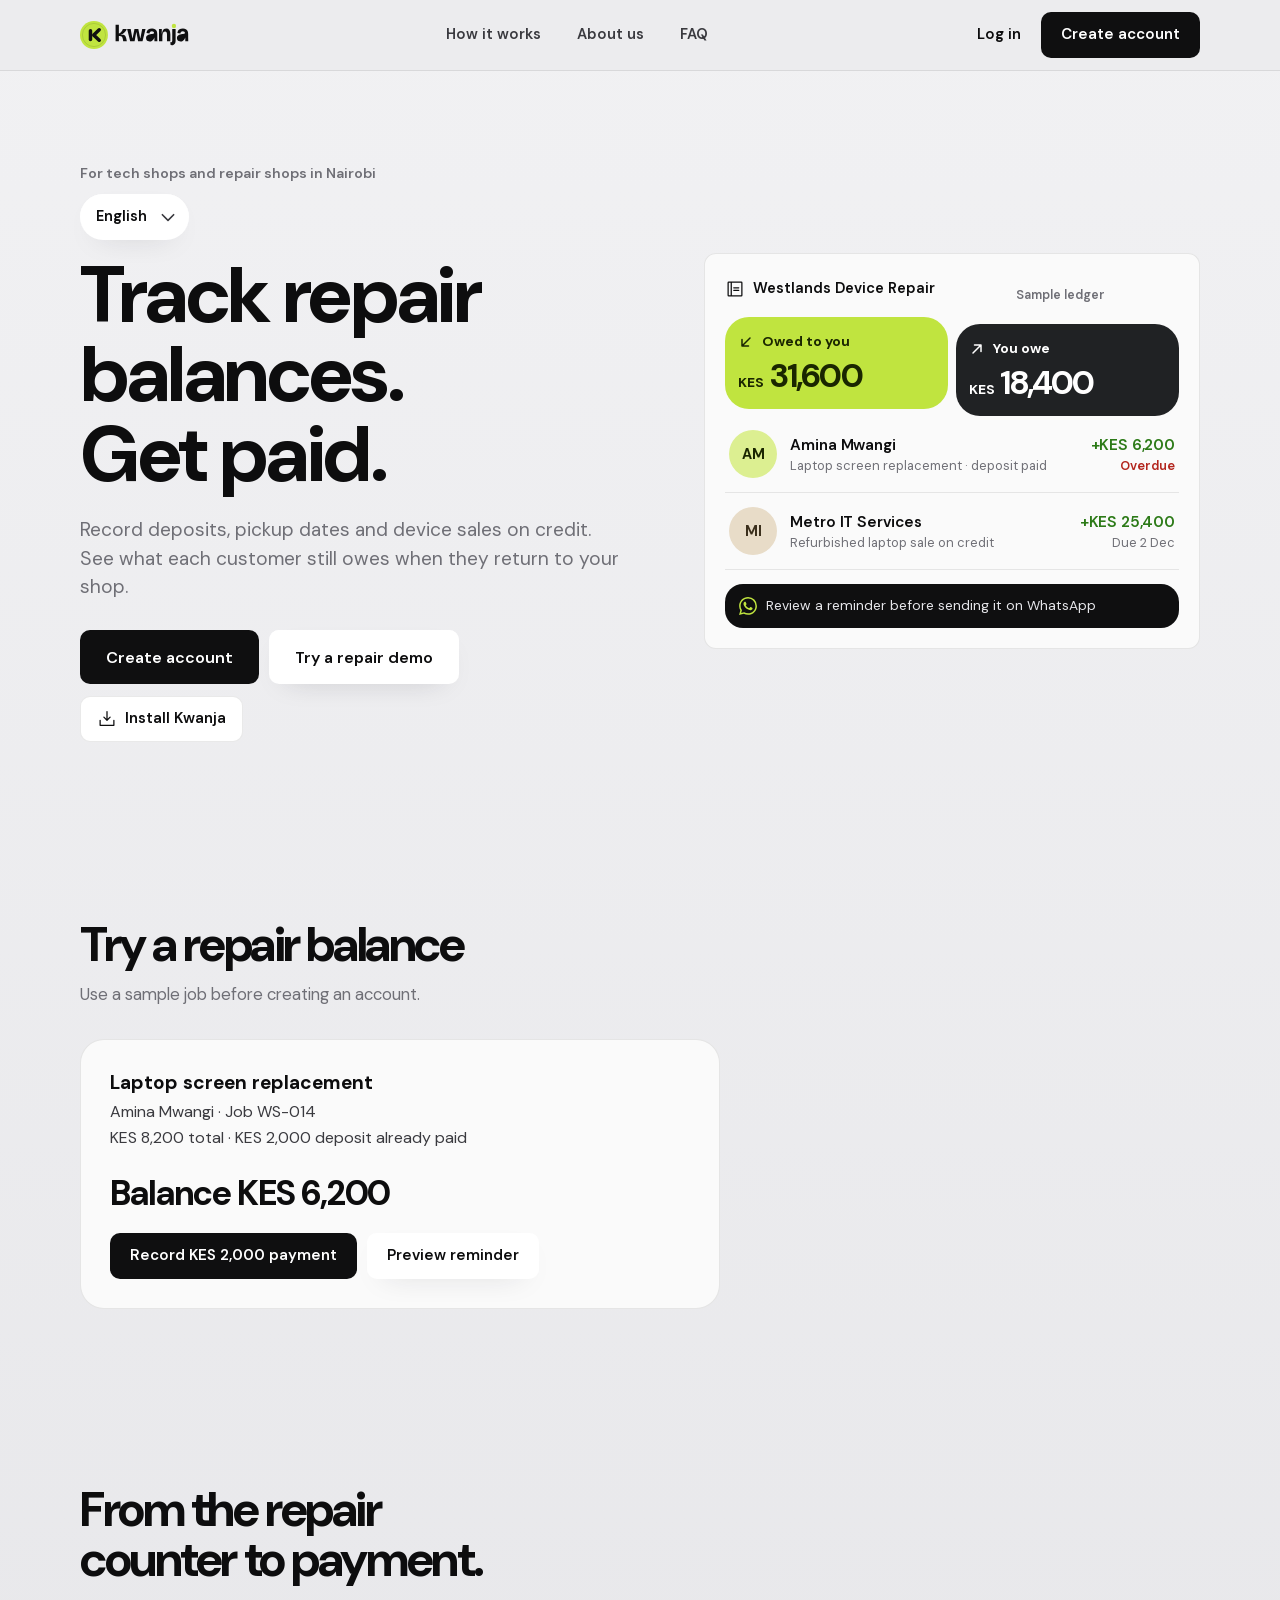
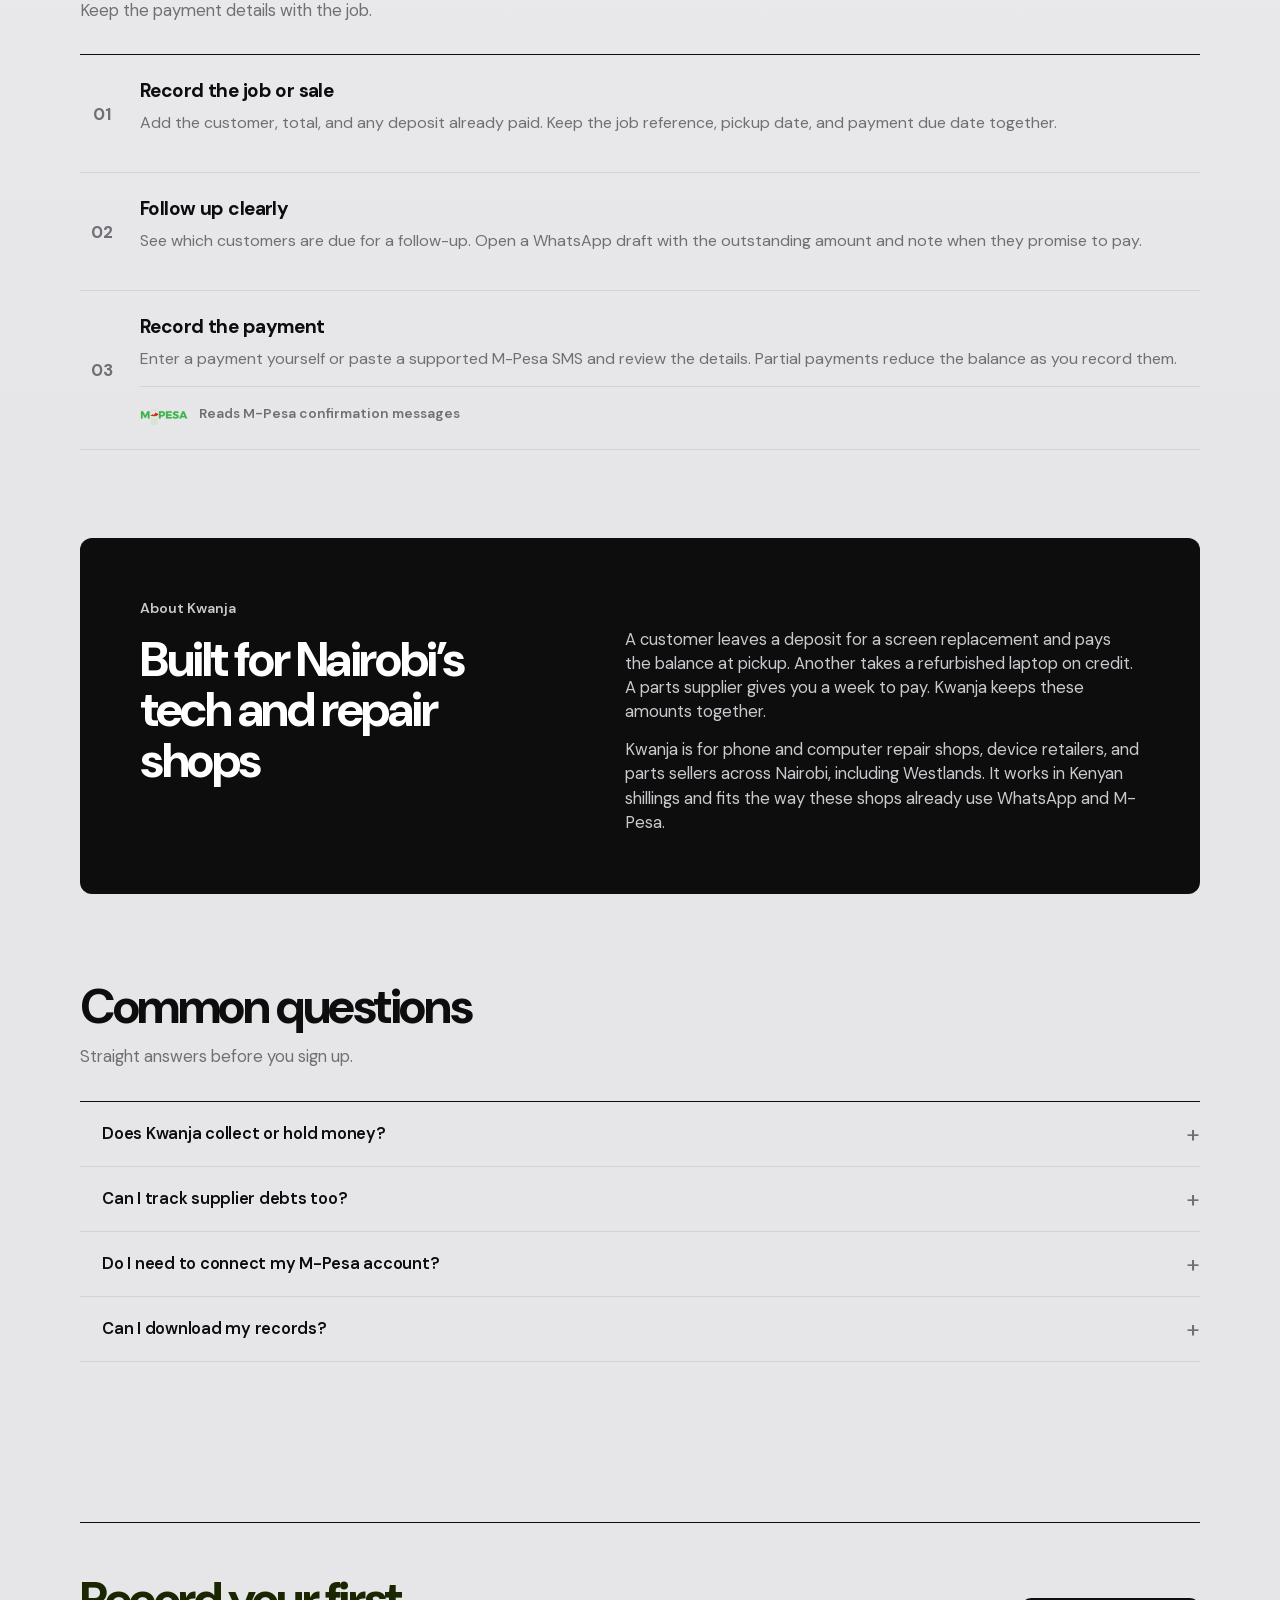
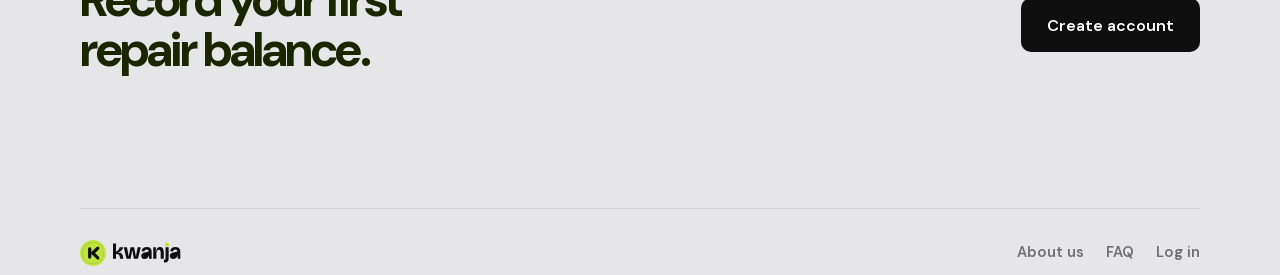
<file: index.6690e2b71799d0c8.html>
<!doctype html>
<html lang="en">
<head>
  <meta charset="utf-8">
  <meta name="viewport" content="width=device-width, initial-scale=1, viewport-fit=cover">
  <meta name="theme-color" content="#0a0f0c">
  <title>Kwanja | Tech shop and repair ledger</title>
  <meta name="description" content="Track repair deposits, device sales on credit, and unpaid balances for tech shops in Nairobi and Westlands.">
  <link rel="icon" href="logo/kwanja-mark.svg" type="image/svg+xml">
  <link rel="preload" href="fonts/dm-sans-latin.woff2" as="font" type="font/woff2" crossorigin>
  <link rel="manifest" href="manifest.webmanifest">
  <link rel="apple-touch-icon" href="apple-touch-icon.png">
  <meta name="apple-mobile-web-app-capable" content="yes">
  <meta name="mobile-web-app-capable" content="yes">
  <link rel="stylesheet" href="ledger.98fd6926c1f5c1ff.css">
  <link rel="stylesheet" href="public.757d8e336a1d91c9.css">
  <script src="config.e29e0d7d06cd27e2.js"></script>
  <script src="language.0bfa084505b5d0b6.js" defer></script>
  <script src="ledger.c5f53055f0c23464.js" defer></script>
</head>
<body class="is-welcome">
  <svg xmlns="http://www.w3.org/2000/svg" class="icon-library" aria-hidden="true">
    <symbol id="i-home" viewBox="0 0 256 256"><path d="M219.31,108.68l-80-80a16,16,0,0,0-22.62,0l-80,80A15.87,15.87,0,0,0,32,120v96a8,8,0,0,0,8,8h64a8,8,0,0,0,8-8V160h32v56a8,8,0,0,0,8,8h64a8,8,0,0,0,8-8V120A15.87,15.87,0,0,0,219.31,108.68ZM208,208H160V152a8,8,0,0,0-8-8H104a8,8,0,0,0-8,8v56H48V120l80-80,80,80Z"/></symbol>
    <symbol id="i-ledger" viewBox="0 0 256 256"><path d="M184,112a8,8,0,0,1-8,8H112a8,8,0,0,1,0-16h64A8,8,0,0,1,184,112Zm-8,24H112a8,8,0,0,0,0,16h64a8,8,0,0,0,0-16Zm48-88V208a16,16,0,0,1-16,16H48a16,16,0,0,1-16-16V48A16,16,0,0,1,48,32H208A16,16,0,0,1,224,48ZM48,208H72V48H48Zm160,0V48H88V208H208Z"/></symbol>
    <symbol id="i-people" viewBox="0 0 256 256"><path d="M117.25,157.92a60,60,0,1,0-66.5,0A95.83,95.83,0,0,0,3.53,195.63a8,8,0,1,0,13.4,8.74,80,80,0,0,1,134.14,0,8,8,0,0,0,13.4-8.74A95.83,95.83,0,0,0,117.25,157.92ZM40,108a44,44,0,1,1,44,44A44.05,44.05,0,0,1,40,108Zm210.14,98.7a8,8,0,0,1-11.07-2.33A79.83,79.83,0,0,0,172,168a8,8,0,0,1,0-16,44,44,0,1,0-16.34-84.87,8,8,0,1,1-5.94-14.85,60,60,0,0,1,55.53,105.64,95.83,95.83,0,0,1,47.22,37.71A8,8,0,0,1,250.14,206.7Z"/></symbol>
    <symbol id="i-download" viewBox="0 0 256 256"><path d="M224,144v64a8,8,0,0,1-8,8H40a8,8,0,0,1-8-8V144a8,8,0,0,1,16,0v56H208V144a8,8,0,0,1,16,0Zm-101.66,5.66a8,8,0,0,0,11.32,0l40-40a8,8,0,0,0-11.32-11.32L136,124.69V32a8,8,0,0,0-16,0v92.69L93.66,98.34a8,8,0,0,0-11.32,11.32Z"/></symbol>
    <symbol id="i-plus" viewBox="0 0 256 256"><path d="M228,128a12,12,0,0,1-12,12H140v76a12,12,0,0,1-24,0V140H40a12,12,0,0,1,0-24h76V40a12,12,0,0,1,24,0v76h76A12,12,0,0,1,228,128Z"/></symbol>
    <symbol id="i-search" viewBox="0 0 256 256"><path d="M229.66,218.34l-50.07-50.06a88.11,88.11,0,1,0-11.31,11.31l50.06,50.07a8,8,0,0,0,11.32-11.32ZM40,112a72,72,0,1,1,72,72A72.08,72.08,0,0,1,40,112Z"/></symbol>
    <symbol id="i-chevron" viewBox="0 0 256 256"><path d="M184.49,136.49l-80,80a12,12,0,0,1-17-17L159,128,87.51,56.49a12,12,0,1,1,17-17l80,80A12,12,0,0,1,184.49,136.49Z"/></symbol>
    <symbol id="i-in" viewBox="0 0 256 256"><path d="M200.49,72.48,93,180h75a12,12,0,0,1,0,24H64a12,12,0,0,1-12-12V88a12,12,0,0,1,24,0v75L183.51,55.51a12,12,0,0,1,17,17Z"/></symbol>
    <symbol id="i-out" viewBox="0 0 256 256"><path d="M204,64V168a12,12,0,0,1-24,0V93L72.49,200.49a12,12,0,0,1-17-17L163,76H88a12,12,0,0,1,0-24H192A12,12,0,0,1,204,64Z"/></symbol>
    <symbol id="i-calendar" viewBox="0 0 256 256"><path d="M208,32H184V24a8,8,0,0,0-16,0v8H88V24a8,8,0,0,0-16,0v8H48A16,16,0,0,0,32,48V208a16,16,0,0,0,16,16H208a16,16,0,0,0,16-16V48A16,16,0,0,0,208,32ZM72,48v8a8,8,0,0,0,16,0V48h80v8a8,8,0,0,0,16,0V48h24V80H48V48ZM208,208H48V96H208V208Z"/></symbol>
    <symbol id="i-close" viewBox="0 0 256 256"><path d="M208.49,191.51a12,12,0,0,1-17,17L128,145,64.49,208.49a12,12,0,0,1-17-17L111,128,47.51,64.49a12,12,0,0,1,17-17L128,111l63.51-63.52a12,12,0,0,1,17,17L145,128Z"/></symbol>
    <symbol id="i-check" viewBox="0 0 256 256"><path d="M232.49,80.49l-128,128a12,12,0,0,1-17,0l-56-56a12,12,0,1,1,17-17L96,183,215.51,63.51a12,12,0,0,1,17,17Z"/></symbol>
    <symbol id="i-eye" viewBox="0 0 256 256"><path d="M247.31,124.76c-.35-.79-8.82-19.58-27.65-38.41C194.57,61.26,162.88,48,128,48S61.43,61.26,36.34,86.35C17.51,105.18,9,124,8.69,124.76a8,8,0,0,0,0,6.5c.35.79,8.82,19.57,27.65,38.4C61.43,194.74,93.12,208,128,208s66.57-13.26,91.66-38.34c18.83-18.83,27.3-37.61,27.65-38.4A8,8,0,0,0,247.31,124.76ZM128,192c-30.78,0-57.67-11.19-79.93-33.25A133.47,133.47,0,0,1,25,128,133.33,133.33,0,0,1,48.07,97.25C70.33,75.19,97.22,64,128,64s57.67,11.19,79.93,33.25A133.46,133.46,0,0,1,231.05,128C223.84,141.46,192.43,192,128,192Zm0-112a48,48,0,1,0,48,48A48.05,48.05,0,0,0,128,80Zm0,80a32,32,0,1,1,32-32A32,32,0,0,1,128,160Z"/></symbol>
    <symbol id="i-eyeoff" viewBox="0 0 256 256"><path d="M53.92,34.62A8,8,0,1,0,42.08,45.38L61.32,66.55C25,88.84,9.38,123.2,8.69,124.76a8,8,0,0,0,0,6.5c.35.79,8.82,19.57,27.65,38.4C61.43,194.74,93.12,208,128,208a127.11,127.11,0,0,0,52.07-10.83l22,24.21a8,8,0,1,0,11.84-10.76Zm47.33,75.84,41.67,45.85a32,32,0,0,1-41.67-45.85ZM128,192c-30.78,0-57.67-11.19-79.93-33.25A133.16,133.16,0,0,1,25,128c4.69-8.79,19.66-33.39,47.35-49.38l18,19.75a48,48,0,0,0,63.66,70l14.73,16.2A112,112,0,0,1,128,192Zm6-95.43a8,8,0,0,1,3-15.72,48.16,48.16,0,0,1,38.77,42.64,8,8,0,0,1-7.22,8.71,6.39,6.39,0,0,1-.75,0,8,8,0,0,1-8-7.26A32.09,32.09,0,0,0,134,96.57Zm113.28,34.69c-.42.94-10.55,23.37-33.36,43.8a8,8,0,1,1-10.67-11.92A132.77,132.77,0,0,0,231.05,128a133.15,133.15,0,0,0-23.12-30.77C185.67,75.19,158.78,64,128,64a118.37,118.37,0,0,0-19.36,1.57A8,8,0,1,1,106,49.79,134,134,0,0,1,128,48c34.88,0,66.57,13.26,91.66,38.35,18.83,18.83,27.3,37.62,27.65,38.41A8,8,0,0,1,247.31,131.26Z"/></symbol>
    <symbol id="i-back" viewBox="0 0 256 256"><path d="M216,40H68.53a16.08,16.08,0,0,0-13.72,7.77L9.14,123.88a8,8,0,0,0,0,8.24l45.67,76.11A16.08,16.08,0,0,0,68.53,216H216a16,16,0,0,0,16-16V56A16,16,0,0,0,216,40ZM61.67,204.12,68.53,200h0ZM216,200H68.53l-43.2-72,43.2-72H216ZM106.34,146.34,124.69,128l-18.35-18.34a8,8,0,0,1,11.32-11.32L136,116.69l18.34-18.35a8,8,0,0,1,11.32,11.32L147.31,128l18.35,18.34a8,8,0,0,1-11.32,11.32L136,139.31l-18.34,18.35a8,8,0,0,1-11.32-11.32Z"/></symbol>
    <symbol id="i-whatsapp" viewBox="0 0 24 24"><path d="M17.472 14.382c-.297-.149-1.758-.867-2.03-.967-.273-.099-.471-.148-.67.15-.197.297-.767.966-.94 1.164-.173.199-.347.223-.644.075-.297-.15-1.255-.463-2.39-1.475-.883-.788-1.48-1.761-1.653-2.059-.173-.297-.018-.458.13-.606.134-.133.298-.347.446-.52.149-.174.198-.298.298-.497.099-.198.05-.371-.025-.52-.075-.149-.669-1.612-.916-2.207-.242-.579-.487-.5-.669-.51-.173-.008-.371-.01-.57-.01-.198 0-.52.074-.792.372-.272.297-1.04 1.016-1.04 2.479 0 1.462 1.065 2.875 1.213 3.074.149.198 2.096 3.2 5.077 4.487.709.306 1.262.489 1.694.625.712.227 1.36.195 1.871.118.571-.085 1.758-.719 2.006-1.413.248-.694.248-1.289.173-1.413-.074-.124-.272-.198-.57-.347m-5.421 7.403h-.004a9.87 9.87 0 01-5.031-1.378l-.361-.214-3.741.982.998-3.648-.235-.374a9.86 9.86 0 01-1.51-5.26c.001-5.45 4.436-9.884 9.888-9.884 2.64 0 5.122 1.03 6.988 2.898a9.825 9.825 0 012.893 6.994c-.003 5.45-4.437 9.884-9.885 9.884m8.413-18.297A11.815 11.815 0 0012.05 0C5.495 0 .16 5.335.157 11.892c0 2.096.547 4.142 1.588 5.945L.057 24l6.305-1.654a11.882 11.882 0 005.683 1.448h.005c6.554 0 11.89-5.335 11.893-11.893a11.821 11.821 0 00-3.48-8.413Z"/></symbol>
    <symbol id="i-apple" viewBox="0 0 24 24"><path d="M12.152 6.896c-.948 0-2.415-1.078-3.96-1.04-2.04.027-3.91 1.183-4.961 3.014-2.117 3.675-.546 9.103 1.519 12.09 1.013 1.454 2.208 3.09 3.792 3.039 1.52-.065 2.09-.987 3.935-.987 1.831 0 2.35.987 3.96.948 1.637-.026 2.676-1.48 3.676-2.948 1.156-1.688 1.636-3.325 1.662-3.415-.039-.013-3.182-1.221-3.22-4.857-.026-3.04 2.48-4.494 2.597-4.559-1.429-2.09-3.623-2.324-4.39-2.376-2-.156-3.675 1.09-4.61 1.09zM15.53 3.83c.843-1.012 1.4-2.427 1.245-3.83-1.207.052-2.662.805-3.532 1.818-.78.896-1.454 2.338-1.273 3.714 1.338.104 2.715-.688 3.559-1.701"/></symbol>
    <symbol id="i-google" viewBox="0 0 48 48"><path fill="#EA4335" d="M24 9.5c3.54 0 6.71 1.22 9.21 3.6l6.85-6.85C35.9 2.38 30.47 0 24 0 14.62 0 6.51 5.38 2.56 13.22l7.98 6.19C12.43 13.72 17.74 9.5 24 9.5z"/><path fill="#4285F4" d="M46.98 24.55c0-1.57-.15-3.09-.38-4.55H24v9.02h12.94c-.58 2.96-2.26 5.48-4.78 7.18l7.73 6c4.51-4.18 7.09-10.36 7.09-17.65z"/><path fill="#FBBC05" d="M10.53 28.59c-.48-1.45-.76-2.99-.76-4.59s.27-3.14.76-4.59l-7.98-6.19C.92 16.46 0 20.12 0 24c0 3.88.92 7.54 2.56 10.78l7.97-6.19z"/><path fill="#34A853" d="M24 48c6.48 0 11.93-2.13 15.89-5.81l-7.73-6c-2.15 1.45-4.92 2.3-8.16 2.3-6.26 0-11.57-4.22-13.47-9.91l-7.98 6.19C6.51 42.62 14.62 48 24 48z"/></symbol>
  </svg>
  <a class="skip-link" href="#main">Skip to content</a>
  <div class="shell">
    <main id="main" class="main" tabindex="-1">
      <header class="topbar">
        <a class="brand" href="#overview" aria-label="Kwanja overview"><img src="logo/kwanja-lockup.svg" alt="Kwanja"></a>
        <span class="spacer"></span>
        <button class="round privacy" id="overview-privacy" type="button" data-action="privacy" aria-pressed="false" aria-label="Hide amounts" hidden><svg class="icon" aria-hidden="true"><use href="#i-eye"/></svg></button>
        <a class="mini settings-link" href="#settings" data-nav="settings">Settings</a>
      </header>

      <p id="workspace-offline" class="connection-status offline-status" role="status" hidden>You’re offline. You can view and export current results from the ledger already loaded. Reconnect to save changes, import files, or export the full ledger.</p>
      <div id="connection-status" class="connection-status" role="status" hidden></div>

      <div id="overview-view">
        <h1 class="sr-only" id="page-title">Overview</h1>
        <p class="sr-only" id="page-context"></p>
        <section class="wallets" aria-label="Ledger balances">
          <a class="wallet-card wallet-in" href="#ledger/receivable">
            <span class="wallet-label"><span class="wallet-icon"><svg class="icon" aria-hidden="true"><use href="#i-in"/></svg></span>Owed to you</span>
            <strong class="wallet-value"><small>KES</small> <span id="receivable-total"></span></strong>
            <span class="wallet-footer"><span id="receivable-count"></span><span class="wallet-overdue" id="overdue-chip" hidden></span></span>
            <span class="wallet-arrow"><svg class="icon" aria-hidden="true"><use href="#i-chevron"/></svg></span>
          </a>
          <a class="wallet-card wallet-out" href="#ledger/payable">
            <span class="wallet-label"><span class="wallet-icon"><svg class="icon" aria-hidden="true"><use href="#i-out"/></svg></span>You owe</span>
            <strong class="wallet-value"><small>KES</small> <span id="payable-total"></span></strong>
            <span class="wallet-footer" id="payable-count"></span>
            <span class="wallet-arrow"><svg class="icon" aria-hidden="true"><use href="#i-chevron"/></svg></span>
          </a>
          <p class="wallet-net"><span>Net outstanding</span><strong id="net-amount"></strong></p>
        </section>

        <section class="banner" id="banner" aria-live="polite"></section>

        <section class="section" id="follow-section" aria-labelledby="chase-title">
          <div class="section-head"><h2 id="chase-title">Follow up</h2><a class="more" id="follow-all" href="#ledger/followup" hidden>View queue</a><button class="mini" id="legacy-follow-add" type="button" data-action="new"><svg class="icon"><use href="#i-plus"/></svg>Add</button></div>
          <div id="follow-list" class="chase-row"></div>
        </section>

        <section class="section" id="recent-section" aria-labelledby="recent-title">
          <div class="section-head"><h2 id="recent-title">Recent entries</h2><a class="more" href="#ledger">See all<svg class="icon" aria-hidden="true"><use href="#i-chevron"/></svg></a></div>
          <div id="recent-list" class="list"></div>
        </section>
      </div>

      <section id="ledger-view" aria-label="Ledger entries" hidden>
        <h1 class="view-title">Ledger</h1>
        <p class="view-sub" id="ledger-sub" role="status"></p>
        <form id="ledger-search" role="search">
          <label class="search"><svg class="icon" aria-hidden="true"><use href="#i-search"/></svg><input id="search" type="search" placeholder="Name, phone, or reference" aria-label="Search ledger by name, phone, or reference" autocomplete="off"></label>
        </form>
        <div id="filters" class="filters" aria-label="Filter entries">
          <a href="#ledger" data-filter="all">All</a>
          <a href="#ledger/receivable" data-filter="receivable">Owed to you</a>
          <a href="#ledger/payable" data-filter="payable">You owe</a>
          <a href="#ledger/paid" data-filter="paid">Settled</a>
          <a href="#ledger/followup" data-filter="followup" id="follow-filter" hidden>Follow-up due</a>
        </div>
        <div class="ledger-tools" aria-label="Ledger files" role="group">
          <button class="mini" type="button" data-action="import" id="import-entry" hidden>Import CSV</button>
          <button class="mini" type="button" data-action="export">Export CSV</button>
        </div>
        <div id="ledger-list" class="cards"></div>
      </section>

      <section id="contacts-view" aria-label="Contacts" hidden><h1 class="view-title">Contacts</h1><p class="view-sub" id="contacts-sub"></p><div id="contacts-list"></div></section>
      <section id="settings-view" aria-labelledby="settings-title" hidden>
        <h1 class="view-title" id="settings-title">Settings</h1>
        <div class="contact-group settings-card"><h2>Language</h2>
          <select class="language-choice" data-language aria-label="Language"><option value="en" lang="en">English</option><option value="sw" lang="sw">Kiswahili</option></select>
        </div>
        <div class="contact-group settings-card"><h2>Display</h2>
          <button class="button" type="button" data-action="privacy" aria-pressed="false">Hide amounts</button>
        </div>
        <div id="account" class="contact-group account" hidden><h2>Account</h2><p class="help" id="account-email"></p><button class="button" type="button" data-action="account-security" hidden>Manage password</button><button class="button" type="button" data-action="signout">Sign out</button></div>
        <div class="workspace-tools">
          <button class="button" type="button" data-action="walkthrough">Replay walkthrough</button>
          <button class="button" type="button" data-action="install-app" hidden><svg class="icon" aria-hidden="true"><use href="#i-download"/></svg>Install Kwanja</button>
        </div>
      </section>
    </main>

    <nav class="dock" aria-label="Workspace">
      <a href="#overview" data-nav="overview" aria-label="Overview"><svg class="icon"><use href="#i-home"/></svg></a>
      <a href="#ledger" data-nav="ledger" aria-label="Ledger"><svg class="icon"><use href="#i-ledger"/></svg></a>
      <button class="fab" type="button" data-action="new" aria-label="Add debt"><svg class="icon"><use href="#i-plus"/></svg></button>
      <a href="#contacts" data-nav="contacts" aria-label="Contacts"><svg class="icon"><use href="#i-people"/></svg></a>
      <button class="dock-search" type="button" data-action="find-entry" aria-label="Find a customer or job"><svg class="icon" aria-hidden="true"><use href="#i-search"/></svg></button>
    </nav>
  </div>

  <section id="welcome" class="welcome" aria-label="Kwanja website">
    <p id="public-offline" class="public-width connection-status offline-status" role="status" hidden>You’re offline. You can explore Kwanja and try the sample repair. Reconnect to access your shop ledger.</p>
    <div data-step="intro" class="public-site" id="home">
      <header class="public-header">
        <div class="public-bar">
          <a class="brand" href="#home" aria-label="Kwanja home"><img src="logo/kwanja-lockup.svg" alt="Kwanja"></a>
          <nav class="public-nav" aria-label="About Kwanja"><a href="#how-it-works">How it works</a><a href="#about">About us</a><a href="#questions">FAQ</a></nav>
          <div class="public-account"><a class="public-login" href="#login">Log in</a><a class="pill primary" href="#signup">Create account</a></div>
        </div>
      </header>
      <main id="public-main" tabindex="-1">
        <section class="public-width public-hero" aria-labelledby="public-title">
          <div class="hero-copy">
            <p class="eyebrow"><span class="lime-dot"></span>For tech shops and repair shops in Nairobi</p>
            <select class="language-choice" data-language aria-label="Language"><option value="en" lang="en">English</option><option value="sw" lang="sw">Kiswahili</option></select>
            <h1 id="public-title" tabindex="-1">Track repair balances. <mark>Get paid.</mark></h1>
            <p class="lede">Record deposits, pickup dates and device sales on credit. See what each customer still owes when they return to your shop.</p>
            <div class="hero-actions"><a class="pill primary large" href="#signup">Create account</a><a class="pill light large" href="#repair-demo">Try a repair demo</a></div>
            <button class="pill public-install" type="button" data-action="install-app" hidden><svg class="icon" aria-hidden="true"><use href="#i-download"/></svg>Install Kwanja</button>
            <button class="public-demo link" type="button" data-action="skip" hidden>Explore the demo ledger</button>
          </div>
          <figure class="sample" aria-label="Example ledger showing customer and supplier balances">
            <div class="sample-top"><span><svg class="icon" aria-hidden="true"><use href="#i-ledger"/></svg>Westlands Device Repair</span><span class="chip">Sample ledger</span></div>
            <div class="sample-wallets">
              <div class="wallet-card wallet-in"><span class="wallet-label"><svg class="icon" aria-hidden="true"><use href="#i-in"/></svg>Owed to you</span><strong class="wallet-value"><small>KES</small> 31,600</strong></div>
              <div class="wallet-card wallet-out"><span class="wallet-label"><svg class="icon" aria-hidden="true"><use href="#i-out"/></svg>You owe</span><strong class="wallet-value"><small>KES</small> 18,400</strong></div>
            </div>
            <div class="sample-row"><span class="contact-avatar avatar-0" aria-hidden="true">AM</span><div><b>Amina Mwangi</b><small>Laptop screen replacement · deposit paid</small></div><div><b class="plus">+KES 6,200</b><small class="late">Overdue</small></div></div>
            <div class="sample-row"><span class="contact-avatar avatar-3" aria-hidden="true">MI</span><div><b>Metro IT Services</b><small>Refurbished laptop sale on credit</small></div><div><b class="plus">+KES 25,400</b><small>Due 2 Dec</small></div></div>
            <figcaption><svg class="icon" aria-hidden="true"><use href="#i-whatsapp"/></svg>Review a reminder before sending it on WhatsApp</figcaption>
          </figure>
        </section>
        <section class="public-width public-section" id="repair-demo" aria-labelledby="repair-demo-title">
          <div class="section-intro"><h2 id="repair-demo-title">Try a repair balance</h2><p class="section-lede">Use a sample job before creating an account.</p></div>
          <div class="repair-demo">
            <div class="repair-demo-job"><strong>Laptop screen replacement</strong><span>Amina Mwangi · Job WS-014</span><span>KES 8,200 total · KES 2,000 deposit already paid</span></div>
            <p class="repair-demo-balance" id="repair-demo-balance" role="status">Balance KES 6,200</p>
            <div class="hero-actions">
              <button class="pill primary" type="button" data-action="repair-demo-payment">Record KES 2,000 payment</button>
              <button class="pill light" type="button" data-action="repair-demo-reminder">Preview reminder</button>
              <button class="link" type="button" data-action="repair-demo-reset" hidden>Reset example</button>
            </div>
            <div class="repair-demo-reminder" id="repair-demo-reminder" hidden><strong>WhatsApp draft</strong><p id="repair-demo-message"></p></div>
          </div>
        </section>
        <section class="public-width public-section" id="how-it-works" aria-labelledby="how-heading">
          <div class="section-intro"><p class="eyebrow"><span class="lime-dot"></span>How it works</p><h2 id="how-heading">From the repair counter to payment.</h2><p class="section-lede">Keep the payment details with the job.</p></div>
          <div class="public-steps">
            <article><span class="step-badge"><svg class="icon" aria-hidden="true"><use href="#i-ledger"/></svg></span><h3>Record the job or sale</h3><p>Add the customer, total, and any deposit already paid. Keep the job reference, pickup date, and payment due date together.</p></article>
            <article><span class="step-badge"><svg class="icon" aria-hidden="true"><use href="#i-whatsapp"/></svg></span><h3>Follow up clearly</h3><p>See which customers are due for a follow-up. Open a WhatsApp draft with the outstanding amount and note when they promise to pay.</p></article>
            <article><span class="step-badge"><svg class="icon" aria-hidden="true"><use href="#i-check"/></svg></span><h3>Record the payment</h3><p>Enter a payment yourself or paste a supported M-Pesa SMS and review the details. Partial payments reduce the balance as you record them.</p><p class="step-note"><img class="brand-mark" src="brands/mpesa.svg" alt="M-Pesa">Reads M-Pesa confirmation messages</p></article>
          </div>
        </section>
        <section class="public-width" id="about" aria-labelledby="about-heading">
          <div class="public-dark about-panel">
            <p class="eyebrow on-dark"><span class="lime-dot"></span>About Kwanja</p>
            <h2 id="about-heading">Built for Nairobi’s tech and repair shops</h2>
            <div class="about-copy"><p>A customer leaves a deposit for a screen replacement and pays the balance at pickup. Another takes a refurbished laptop on credit. A parts supplier gives you a week to pay. Kwanja keeps these amounts together.</p>
            <p>Kwanja is for phone and computer repair shops, device retailers, and parts sellers across Nairobi, including Westlands. It works in Kenyan shillings and fits the way these shops already use WhatsApp and M-Pesa.</p></div>
          </div>
        </section>
        <section class="public-width public-section" id="questions" aria-labelledby="faq-heading">
          <div class="section-intro"><p class="eyebrow"><span class="lime-dot"></span>Questions</p><h2 id="faq-heading">Common questions</h2><p class="section-lede">Straight answers before you sign up.</p></div>
          <div class="public-faq">
            <details><summary>Does Kwanja collect or hold money?</summary><p>Payments happen through your usual channels. Kwanja records the amounts and helps you prepare reminders.</p></details>
            <details><summary>Can I track supplier debts too?</summary><p>Yes. The ledger keeps money owed to you separate from money you owe. Both support partial payments.</p></details>
            <details><summary>Do I need to connect my M-Pesa account?</summary><p>No. You can enter payments yourself or paste a supported confirmation SMS. You review what Kwanja extracts before a payment is recorded.</p></details>
            <details><summary>Can I download my records?</summary><p>Yes. Export the ledger to CSV for your records or to open in a spreadsheet.</p></details>
          </div>
        </section>
        <section class="public-width public-cta" aria-labelledby="cta-heading"><h2 id="cta-heading">Record your first repair balance.</h2><a class="pill primary large" href="#signup">Create account</a></section>
      </main>
      <footer class="public-footer"><div class="public-width"><a class="brand" href="#home" aria-label="Kwanja home"><img src="logo/kwanja-lockup.svg" alt="Kwanja"></a><a href="#about">About us</a><a href="#questions">FAQ</a><a href="#login">Log in</a></div></footer>
    </div>

    <div class="auth-layout" id="auth-layout" hidden>
      <aside class="auth-side">
        <a class="brand" href="#home" aria-label="Kwanja home"><img src="logo/kwanja-lockup-mono-black.svg" alt="Kwanja"></a>
        <div class="auth-art" aria-hidden="true">
          <div class="mini-ledger">
            <div class="mini-head"><span>Westlands Device Repair</span><span class="mini-tag">Sample</span></div>
            <div class="mini-row"><span class="contact-avatar avatar-0">AM</span><span class="mini-who"><b>Amina Mwangi</b><small>Laptop screen · deposit paid</small></span><span class="mini-amt"><b class="plus">+KES 6,200</b><small class="late">Overdue</small></span></div>
            <div class="mini-row"><span class="contact-avatar avatar-3">MI</span><span class="mini-who"><b>Metro IT Services</b><small>Refurbished laptop</small></span><span class="mini-amt"><b class="plus">+KES 25,400</b><small>Due 2 Dec</small></span></div>
            <div class="mini-row"><span class="contact-avatar avatar-1">CP</span><span class="mini-who"><b>City Parts Supply</b><small>Replacement screens</small></span><span class="mini-amt"><b class="minus">&minus;KES 18,400</b><small>Due 29 Nov</small></span></div>
            <div class="mini-total"><span>Net outstanding</span><b>KES 13,200</b></div>
          </div>
        </div>
        <div class="auth-pitch"><strong>Your business ledger</strong><p>Track repair deposits, device credit and parts bills.</p></div>
      </aside>
      <div class="auth-content">
        <div class="auth-top">
          <a class="auth-back" href="#home"><svg class="icon" aria-hidden="true"><use href="#i-chevron"/></svg>Back to Kwanja</a>
          <select class="language-choice" data-language aria-label="Language"><option value="en" lang="en">English</option><option value="sw" lang="sw">Kiswahili</option></select>
        </div>
        <div class="auth-card">
          <div class="w-step" data-step="email" hidden>
            <h1 tabindex="-1" id="auth-heading">Create your account</h1>
            <p class="w-sub" id="auth-description">We will send a six-digit code to verify your email.</p>
            <div class="auth-providers" id="auth-providers" hidden>
              <button class="auth-provider" type="button" data-action="provider" data-provider="google" hidden><svg class="icon brand" aria-hidden="true"><use href="#i-google"/></svg>Continue with Google</button>
              <button class="auth-provider" type="button" data-action="provider" data-provider="apple" hidden><svg class="icon brand" aria-hidden="true"><use href="#i-apple"/></svg>Continue with Apple</button>
              <p class="auth-or"><span>or use your email</span></p>
            </div>
            <form class="auth-form" data-form="email">
              <label class="field"><span>Email address</span><input name="email" type="email" inputmode="email" autocomplete="email" placeholder="you@business.co.ke" required></label>
              <label class="field" id="auth-password-field" hidden><span>Password</span><input name="password" type="password" autocomplete="current-password" disabled></label>
              <div id="clerk-captcha"></div>
              <p class="form-error" role="alert" hidden></p>
              <button class="pill primary large block" type="submit">Send code</button>
            </form>
            <div class="auth-code-actions" id="password-options" hidden><button class="link" type="button" data-action="switch-login-method">Use an email code</button><button class="link" type="button" data-action="password-recovery">Forgot password?</button></div>
            <p class="auth-switch"><span id="auth-switch-copy">Already have an account?</span> <a class="link" id="auth-switch-link" href="#login">Log in</a></p>
            <p class="demo-only auth-demo-note">Demo mode. No email is sent and any six digits work.</p>
          </div>
          <div class="w-step" data-step="code" hidden>
            <h1 tabindex="-1" id="auth-code-heading">Check your email</h1>
            <p class="w-sub">Enter the six-digit code sent to <b id="otp-email"></b>. <span class="demo-only">For the demo, enter any six digits.</span></p>
            <p class="w-sub otp-help" id="otp-help" hidden>Check spam or junk if the email hasn’t arrived. If you resend, use the latest code.</p>
            <form class="auth-form" data-form="code">
              <div class="otp-field">
                <div class="otp-slots" id="otp-slots" aria-hidden="true"></div>
                <input id="otp-input" class="otp-input" name="code" type="text" inputmode="numeric" autocomplete="one-time-code" maxlength="6" pattern="[0-9]{6}" required aria-label="Verification code, six digits">
              </div>
              <div class="numpad otp-pad" role="group" aria-label="Number pad"><button type="button" data-action="otp-key" data-key="1">1</button><button type="button" data-action="otp-key" data-key="2">2</button><button type="button" data-action="otp-key" data-key="3">3</button><button type="button" data-action="otp-key" data-key="4">4</button><button type="button" data-action="otp-key" data-key="5">5</button><button type="button" data-action="otp-key" data-key="6">6</button><button type="button" data-action="otp-key" data-key="7">7</button><button type="button" data-action="otp-key" data-key="8">8</button><button type="button" data-action="otp-key" data-key="9">9</button><span></span><button type="button" data-action="otp-key" data-key="0">0</button><button type="button" data-action="otp-key" data-key="del" aria-label="Delete last digit"><svg class="icon" aria-hidden="true"><use href="#i-back"/></svg></button></div>
              <p class="form-error" role="alert" hidden></p>
              <button class="pill primary large block" type="submit">Verify code</button>
            </form>
            <div class="auth-code-actions"><button class="link" type="button" data-action="change-email">Change email</button><button class="link" type="button" data-action="resend">Resend code</button></div>
          </div>
          <div class="w-step" data-step="business" hidden>
            <h1 tabindex="-1">Set up your ledger</h1>
            <p class="w-sub">Your business name appears in your ledger and in the reminders you prepare for customers.</p>
            <form class="auth-form" data-form="business">
              <label class="field"><span>Business name</span><input name="business" maxlength="100" autocomplete="organization" placeholder="e.g. Westlands Device Repair" required></label>
              <p class="form-error" role="alert" hidden></p>
              <button class="pill primary large block" type="submit">Create my ledger</button>
            </form>
          </div>
          <div class="w-step" data-step="password-setup" hidden>
            <h1 tabindex="-1">Add a password</h1>
            <p class="w-sub">Use a password for future logins, or keep using email codes. To set one, open your account and choose Security.</p>
            <button class="pill primary large block" type="button" data-action="account-security">Open account settings</button>
            <p class="auth-switch"><button class="link" type="button" data-action="open-ledger">Continue to my ledger</button></p>
          </div>
          <div class="w-step" data-step="callback" hidden><h1 tabindex="-1">Finishing sign-in</h1><p class="w-sub">One moment while we finish signing you in.</p><p class="form-error" role="alert" hidden></p></div>
        </div>
      </div>
    </div>
  </section>

  <dialog id="dialog" aria-labelledby="dialog-title">
    <div class="dialog-heading"><h2 id="dialog-title" tabindex="-1"></h2><button type="button" class="icon-button" data-action="close" aria-label="Close dialog"><svg class="icon"><use href="#i-close"/></svg></button></div>
    <div id="dialog-content"></div>
  </dialog>
  <div class="toast" id="toast" role="status" aria-live="polite"></div>
</body>
</html>
</file>
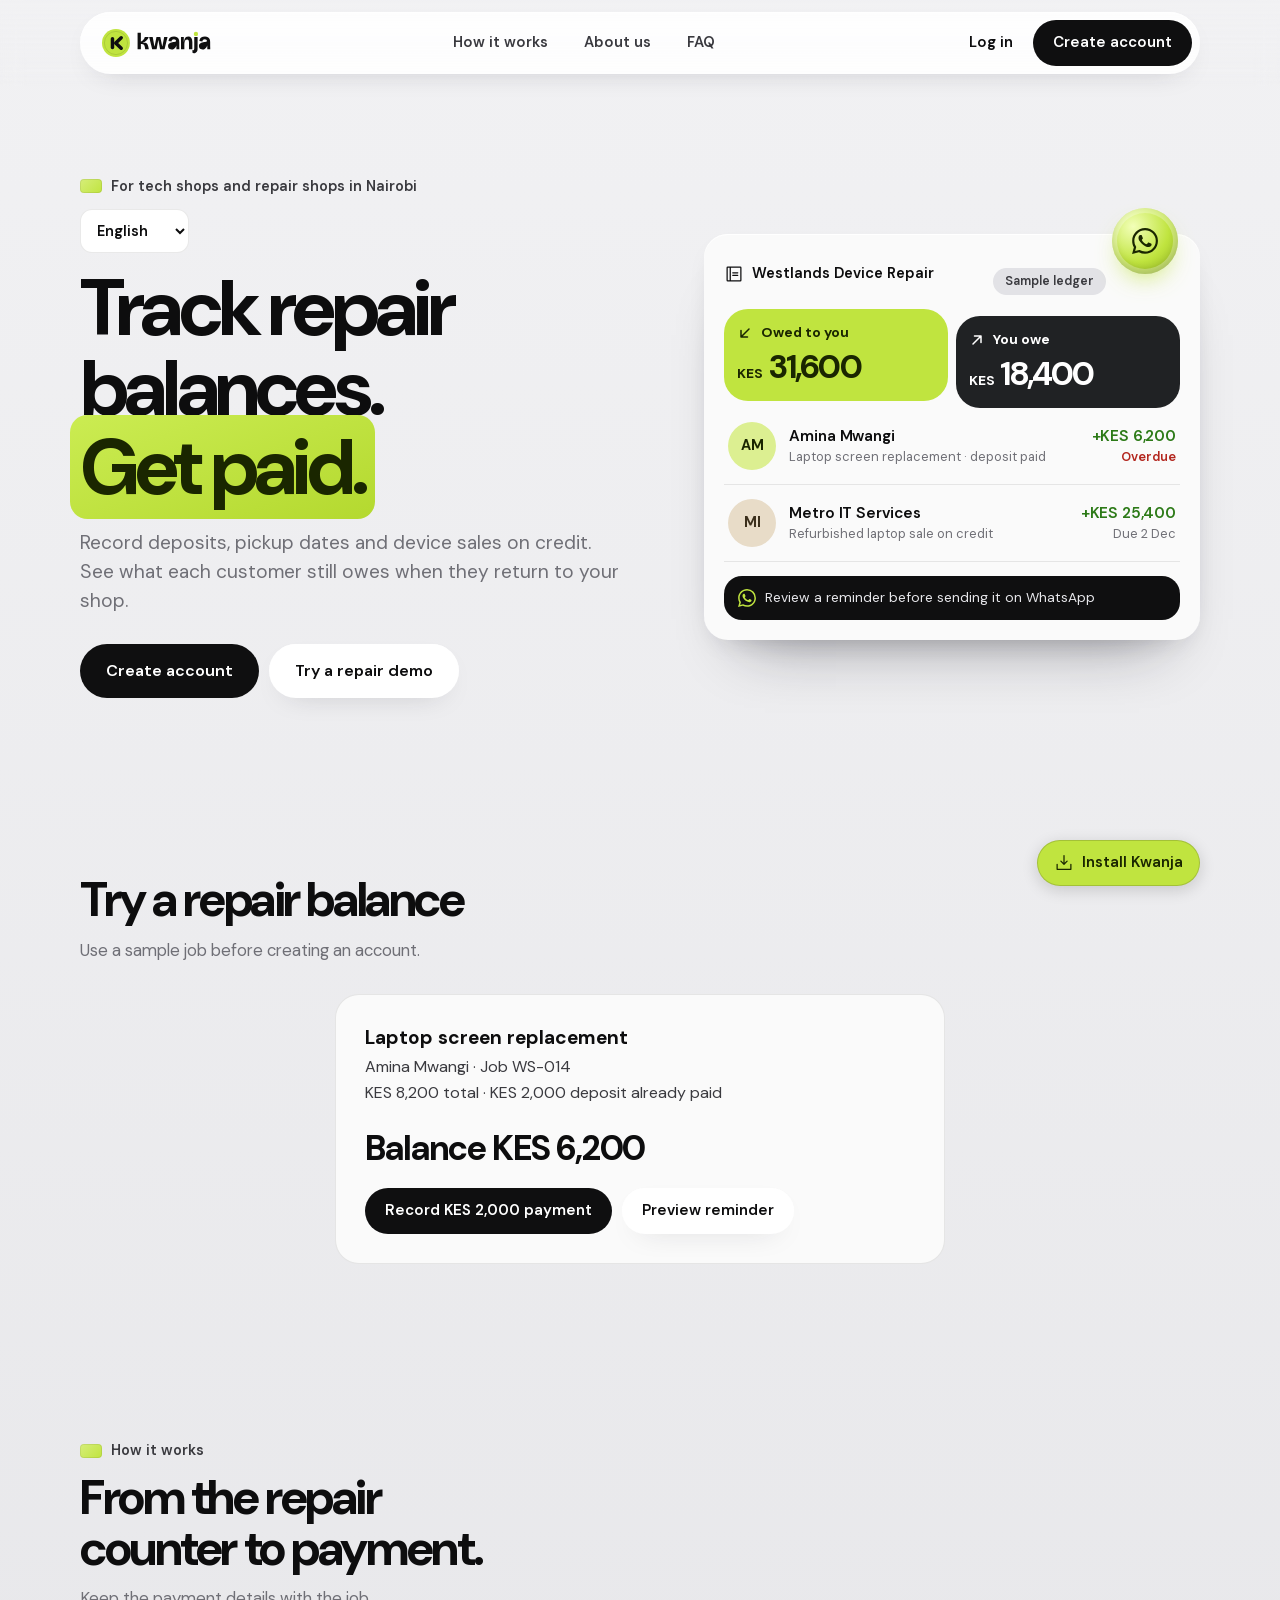
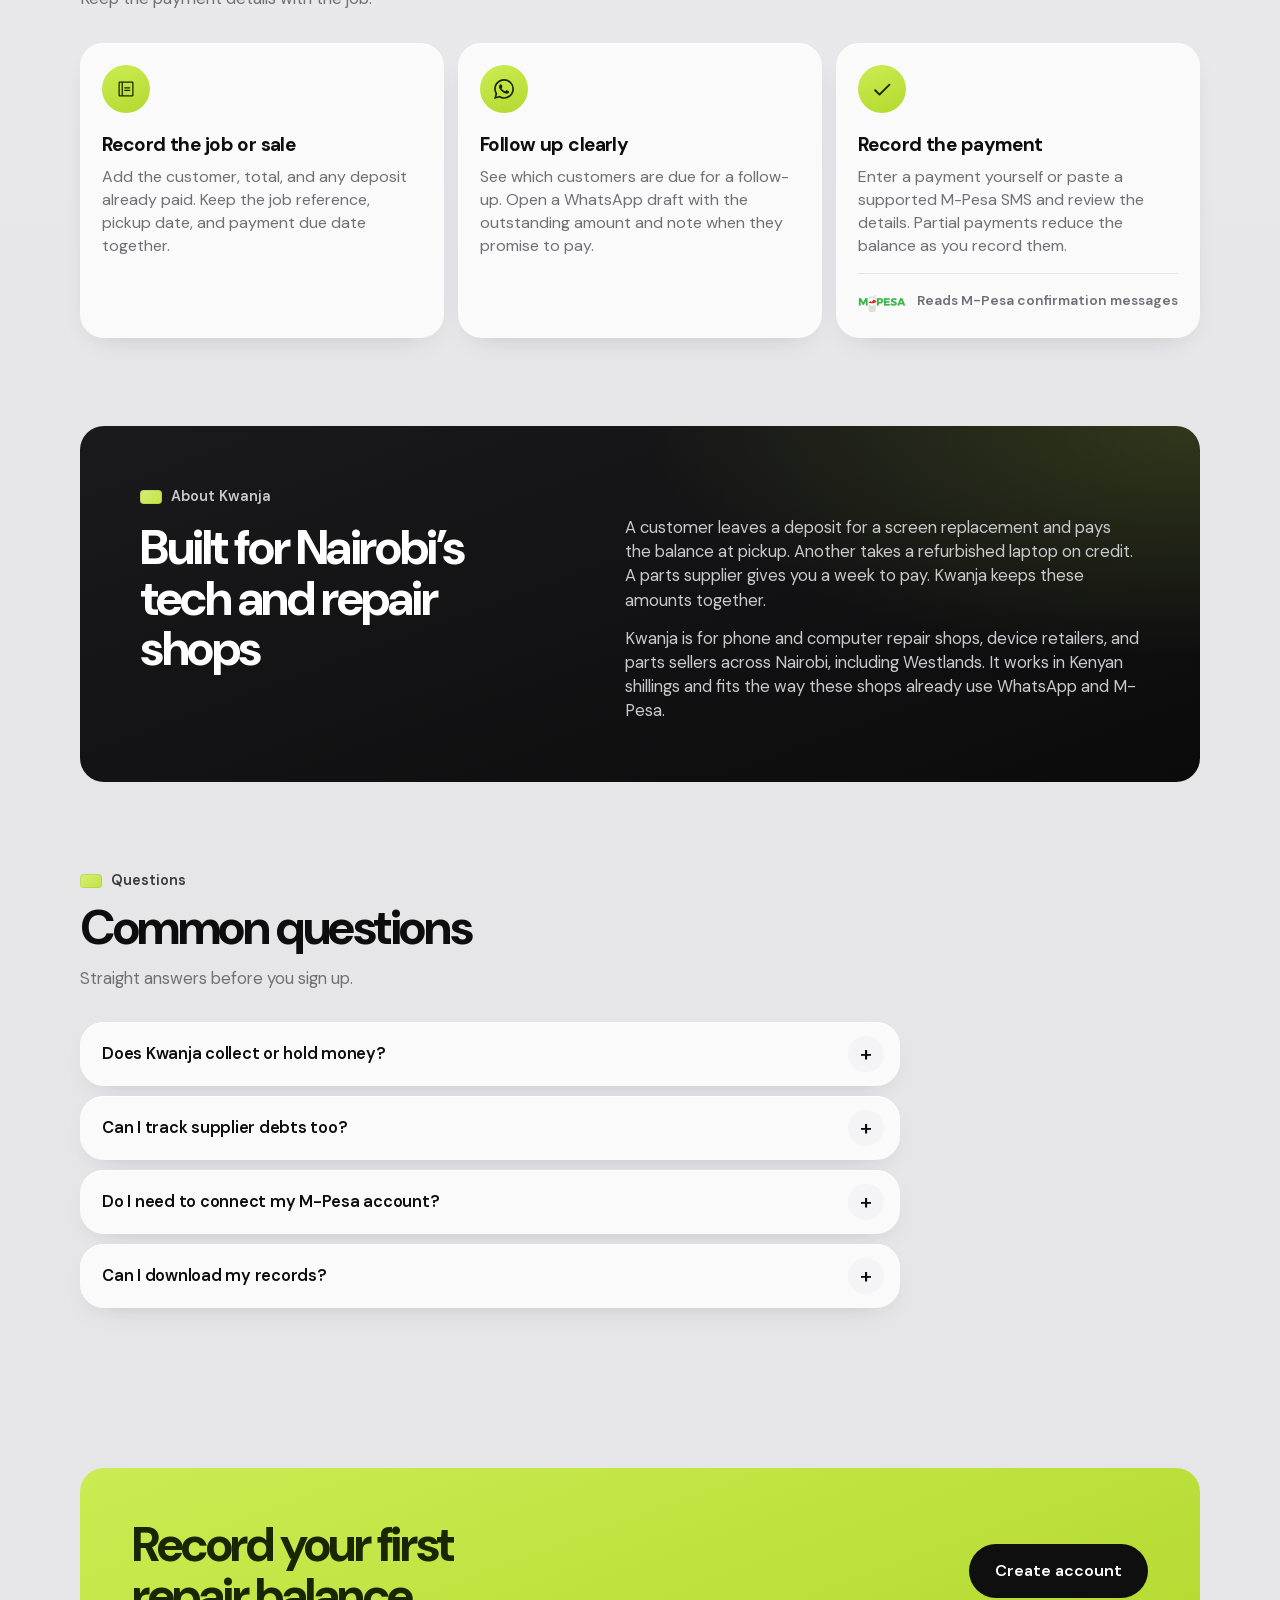
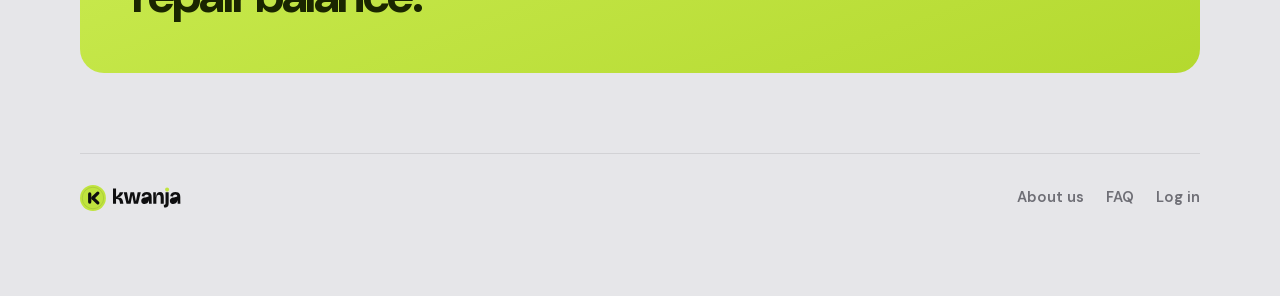
<file: index.85fa5c4d572ebcaf.html>
<!doctype html>
<html lang="en">
<head>
  <meta charset="utf-8">
  <meta name="viewport" content="width=device-width, initial-scale=1, viewport-fit=cover">
  <meta name="theme-color" content="#0a0f0c">
  <title>Kwanja | Tech shop and repair ledger</title>
  <meta name="description" content="Track repair deposits, device sales on credit, and unpaid balances for tech shops in Nairobi and Westlands.">
  <link rel="icon" href="logo/kwanja-mark.svg" type="image/svg+xml">
  <link rel="preload" href="fonts/dm-sans-latin.woff2" as="font" type="font/woff2" crossorigin>
  <link rel="manifest" href="manifest.webmanifest">
  <link rel="apple-touch-icon" href="apple-touch-icon.png">
  <meta name="apple-mobile-web-app-capable" content="yes">
  <meta name="mobile-web-app-capable" content="yes">
  <link rel="stylesheet" href="ledger.84a4a07a93ba0db3.css">
  <link rel="stylesheet" href="public.aea5cc70a7d98e0f.css">
  <script src="config.e29e0d7d06cd27e2.js"></script>
  <script src="language.14e132b3cb8e6790.js" defer></script>
  <script src="ledger.244828767066239b.js" defer></script>
</head>
<body class="is-welcome">
  <svg xmlns="http://www.w3.org/2000/svg" class="icon-library" aria-hidden="true">
    <symbol id="i-home" viewBox="0 0 256 256"><path d="M219.31,108.68l-80-80a16,16,0,0,0-22.62,0l-80,80A15.87,15.87,0,0,0,32,120v96a8,8,0,0,0,8,8h64a8,8,0,0,0,8-8V160h32v56a8,8,0,0,0,8,8h64a8,8,0,0,0,8-8V120A15.87,15.87,0,0,0,219.31,108.68ZM208,208H160V152a8,8,0,0,0-8-8H104a8,8,0,0,0-8,8v56H48V120l80-80,80,80Z"/></symbol>
    <symbol id="i-ledger" viewBox="0 0 256 256"><path d="M184,112a8,8,0,0,1-8,8H112a8,8,0,0,1,0-16h64A8,8,0,0,1,184,112Zm-8,24H112a8,8,0,0,0,0,16h64a8,8,0,0,0,0-16Zm48-88V208a16,16,0,0,1-16,16H48a16,16,0,0,1-16-16V48A16,16,0,0,1,48,32H208A16,16,0,0,1,224,48ZM48,208H72V48H48Zm160,0V48H88V208H208Z"/></symbol>
    <symbol id="i-people" viewBox="0 0 256 256"><path d="M117.25,157.92a60,60,0,1,0-66.5,0A95.83,95.83,0,0,0,3.53,195.63a8,8,0,1,0,13.4,8.74,80,80,0,0,1,134.14,0,8,8,0,0,0,13.4-8.74A95.83,95.83,0,0,0,117.25,157.92ZM40,108a44,44,0,1,1,44,44A44.05,44.05,0,0,1,40,108Zm210.14,98.7a8,8,0,0,1-11.07-2.33A79.83,79.83,0,0,0,172,168a8,8,0,0,1,0-16,44,44,0,1,0-16.34-84.87,8,8,0,1,1-5.94-14.85,60,60,0,0,1,55.53,105.64,95.83,95.83,0,0,1,47.22,37.71A8,8,0,0,1,250.14,206.7Z"/></symbol>
    <symbol id="i-download" viewBox="0 0 256 256"><path d="M224,144v64a8,8,0,0,1-8,8H40a8,8,0,0,1-8-8V144a8,8,0,0,1,16,0v56H208V144a8,8,0,0,1,16,0Zm-101.66,5.66a8,8,0,0,0,11.32,0l40-40a8,8,0,0,0-11.32-11.32L136,124.69V32a8,8,0,0,0-16,0v92.69L93.66,98.34a8,8,0,0,0-11.32,11.32Z"/></symbol>
    <symbol id="i-plus" viewBox="0 0 256 256"><path d="M228,128a12,12,0,0,1-12,12H140v76a12,12,0,0,1-24,0V140H40a12,12,0,0,1,0-24h76V40a12,12,0,0,1,24,0v76h76A12,12,0,0,1,228,128Z"/></symbol>
    <symbol id="i-search" viewBox="0 0 256 256"><path d="M229.66,218.34l-50.07-50.06a88.11,88.11,0,1,0-11.31,11.31l50.06,50.07a8,8,0,0,0,11.32-11.32ZM40,112a72,72,0,1,1,72,72A72.08,72.08,0,0,1,40,112Z"/></symbol>
    <symbol id="i-chevron" viewBox="0 0 256 256"><path d="M184.49,136.49l-80,80a12,12,0,0,1-17-17L159,128,87.51,56.49a12,12,0,1,1,17-17l80,80A12,12,0,0,1,184.49,136.49Z"/></symbol>
    <symbol id="i-in" viewBox="0 0 256 256"><path d="M200.49,72.48,93,180h75a12,12,0,0,1,0,24H64a12,12,0,0,1-12-12V88a12,12,0,0,1,24,0v75L183.51,55.51a12,12,0,0,1,17,17Z"/></symbol>
    <symbol id="i-out" viewBox="0 0 256 256"><path d="M204,64V168a12,12,0,0,1-24,0V93L72.49,200.49a12,12,0,0,1-17-17L163,76H88a12,12,0,0,1,0-24H192A12,12,0,0,1,204,64Z"/></symbol>
    <symbol id="i-calendar" viewBox="0 0 256 256"><path d="M208,32H184V24a8,8,0,0,0-16,0v8H88V24a8,8,0,0,0-16,0v8H48A16,16,0,0,0,32,48V208a16,16,0,0,0,16,16H208a16,16,0,0,0,16-16V48A16,16,0,0,0,208,32ZM72,48v8a8,8,0,0,0,16,0V48h80v8a8,8,0,0,0,16,0V48h24V80H48V48ZM208,208H48V96H208V208Z"/></symbol>
    <symbol id="i-close" viewBox="0 0 256 256"><path d="M208.49,191.51a12,12,0,0,1-17,17L128,145,64.49,208.49a12,12,0,0,1-17-17L111,128,47.51,64.49a12,12,0,0,1,17-17L128,111l63.51-63.52a12,12,0,0,1,17,17L145,128Z"/></symbol>
    <symbol id="i-check" viewBox="0 0 256 256"><path d="M232.49,80.49l-128,128a12,12,0,0,1-17,0l-56-56a12,12,0,1,1,17-17L96,183,215.51,63.51a12,12,0,0,1,17,17Z"/></symbol>
    <symbol id="i-eye" viewBox="0 0 256 256"><path d="M247.31,124.76c-.35-.79-8.82-19.58-27.65-38.41C194.57,61.26,162.88,48,128,48S61.43,61.26,36.34,86.35C17.51,105.18,9,124,8.69,124.76a8,8,0,0,0,0,6.5c.35.79,8.82,19.57,27.65,38.4C61.43,194.74,93.12,208,128,208s66.57-13.26,91.66-38.34c18.83-18.83,27.3-37.61,27.65-38.4A8,8,0,0,0,247.31,124.76ZM128,192c-30.78,0-57.67-11.19-79.93-33.25A133.47,133.47,0,0,1,25,128,133.33,133.33,0,0,1,48.07,97.25C70.33,75.19,97.22,64,128,64s57.67,11.19,79.93,33.25A133.46,133.46,0,0,1,231.05,128C223.84,141.46,192.43,192,128,192Zm0-112a48,48,0,1,0,48,48A48.05,48.05,0,0,0,128,80Zm0,80a32,32,0,1,1,32-32A32,32,0,0,1,128,160Z"/></symbol>
    <symbol id="i-eyeoff" viewBox="0 0 256 256"><path d="M53.92,34.62A8,8,0,1,0,42.08,45.38L61.32,66.55C25,88.84,9.38,123.2,8.69,124.76a8,8,0,0,0,0,6.5c.35.79,8.82,19.57,27.65,38.4C61.43,194.74,93.12,208,128,208a127.11,127.11,0,0,0,52.07-10.83l22,24.21a8,8,0,1,0,11.84-10.76Zm47.33,75.84,41.67,45.85a32,32,0,0,1-41.67-45.85ZM128,192c-30.78,0-57.67-11.19-79.93-33.25A133.16,133.16,0,0,1,25,128c4.69-8.79,19.66-33.39,47.35-49.38l18,19.75a48,48,0,0,0,63.66,70l14.73,16.2A112,112,0,0,1,128,192Zm6-95.43a8,8,0,0,1,3-15.72,48.16,48.16,0,0,1,38.77,42.64,8,8,0,0,1-7.22,8.71,6.39,6.39,0,0,1-.75,0,8,8,0,0,1-8-7.26A32.09,32.09,0,0,0,134,96.57Zm113.28,34.69c-.42.94-10.55,23.37-33.36,43.8a8,8,0,1,1-10.67-11.92A132.77,132.77,0,0,0,231.05,128a133.15,133.15,0,0,0-23.12-30.77C185.67,75.19,158.78,64,128,64a118.37,118.37,0,0,0-19.36,1.57A8,8,0,1,1,106,49.79,134,134,0,0,1,128,48c34.88,0,66.57,13.26,91.66,38.35,18.83,18.83,27.3,37.62,27.65,38.41A8,8,0,0,1,247.31,131.26Z"/></symbol>
    <symbol id="i-back" viewBox="0 0 256 256"><path d="M216,40H68.53a16.08,16.08,0,0,0-13.72,7.77L9.14,123.88a8,8,0,0,0,0,8.24l45.67,76.11A16.08,16.08,0,0,0,68.53,216H216a16,16,0,0,0,16-16V56A16,16,0,0,0,216,40ZM61.67,204.12,68.53,200h0ZM216,200H68.53l-43.2-72,43.2-72H216ZM106.34,146.34,124.69,128l-18.35-18.34a8,8,0,0,1,11.32-11.32L136,116.69l18.34-18.35a8,8,0,0,1,11.32,11.32L147.31,128l18.35,18.34a8,8,0,0,1-11.32,11.32L136,139.31l-18.34,18.35a8,8,0,0,1-11.32-11.32Z"/></symbol>
    <symbol id="i-whatsapp" viewBox="0 0 24 24"><path d="M17.472 14.382c-.297-.149-1.758-.867-2.03-.967-.273-.099-.471-.148-.67.15-.197.297-.767.966-.94 1.164-.173.199-.347.223-.644.075-.297-.15-1.255-.463-2.39-1.475-.883-.788-1.48-1.761-1.653-2.059-.173-.297-.018-.458.13-.606.134-.133.298-.347.446-.52.149-.174.198-.298.298-.497.099-.198.05-.371-.025-.52-.075-.149-.669-1.612-.916-2.207-.242-.579-.487-.5-.669-.51-.173-.008-.371-.01-.57-.01-.198 0-.52.074-.792.372-.272.297-1.04 1.016-1.04 2.479 0 1.462 1.065 2.875 1.213 3.074.149.198 2.096 3.2 5.077 4.487.709.306 1.262.489 1.694.625.712.227 1.36.195 1.871.118.571-.085 1.758-.719 2.006-1.413.248-.694.248-1.289.173-1.413-.074-.124-.272-.198-.57-.347m-5.421 7.403h-.004a9.87 9.87 0 01-5.031-1.378l-.361-.214-3.741.982.998-3.648-.235-.374a9.86 9.86 0 01-1.51-5.26c.001-5.45 4.436-9.884 9.888-9.884 2.64 0 5.122 1.03 6.988 2.898a9.825 9.825 0 012.893 6.994c-.003 5.45-4.437 9.884-9.885 9.884m8.413-18.297A11.815 11.815 0 0012.05 0C5.495 0 .16 5.335.157 11.892c0 2.096.547 4.142 1.588 5.945L.057 24l6.305-1.654a11.882 11.882 0 005.683 1.448h.005c6.554 0 11.89-5.335 11.893-11.893a11.821 11.821 0 00-3.48-8.413Z"/></symbol>
    <symbol id="i-apple" viewBox="0 0 24 24"><path d="M12.152 6.896c-.948 0-2.415-1.078-3.96-1.04-2.04.027-3.91 1.183-4.961 3.014-2.117 3.675-.546 9.103 1.519 12.09 1.013 1.454 2.208 3.09 3.792 3.039 1.52-.065 2.09-.987 3.935-.987 1.831 0 2.35.987 3.96.948 1.637-.026 2.676-1.48 3.676-2.948 1.156-1.688 1.636-3.325 1.662-3.415-.039-.013-3.182-1.221-3.22-4.857-.026-3.04 2.48-4.494 2.597-4.559-1.429-2.09-3.623-2.324-4.39-2.376-2-.156-3.675 1.09-4.61 1.09zM15.53 3.83c.843-1.012 1.4-2.427 1.245-3.83-1.207.052-2.662.805-3.532 1.818-.78.896-1.454 2.338-1.273 3.714 1.338.104 2.715-.688 3.559-1.701"/></symbol>
    <symbol id="i-google" viewBox="0 0 48 48"><path fill="#EA4335" d="M24 9.5c3.54 0 6.71 1.22 9.21 3.6l6.85-6.85C35.9 2.38 30.47 0 24 0 14.62 0 6.51 5.38 2.56 13.22l7.98 6.19C12.43 13.72 17.74 9.5 24 9.5z"/><path fill="#4285F4" d="M46.98 24.55c0-1.57-.15-3.09-.38-4.55H24v9.02h12.94c-.58 2.96-2.26 5.48-4.78 7.18l7.73 6c4.51-4.18 7.09-10.36 7.09-17.65z"/><path fill="#FBBC05" d="M10.53 28.59c-.48-1.45-.76-2.99-.76-4.59s.27-3.14.76-4.59l-7.98-6.19C.92 16.46 0 20.12 0 24c0 3.88.92 7.54 2.56 10.78l7.97-6.19z"/><path fill="#34A853" d="M24 48c6.48 0 11.93-2.13 15.89-5.81l-7.73-6c-2.15 1.45-4.92 2.3-8.16 2.3-6.26 0-11.57-4.22-13.47-9.91l-7.98 6.19C6.51 42.62 14.62 48 24 48z"/></symbol>
  </svg>
  <a class="skip-link" href="#main">Skip to content</a>
  <div class="shell">
    <main id="main" class="main" tabindex="-1">
      <header class="topbar">
        <a class="brand" href="#overview" aria-label="Kwanja overview"><img src="logo/kwanja-lockup.svg" alt="Kwanja"></a>
        <span class="spacer"></span>
        <button class="round privacy" id="overview-privacy" type="button" data-action="privacy" aria-pressed="false" aria-label="Hide amounts" hidden><svg class="icon" aria-hidden="true"><use href="#i-eye"/></svg></button>
        <a class="mini settings-link" href="#settings" data-nav="settings">Settings</a>
      </header>

      <p id="workspace-offline" class="connection-status offline-status" role="status" hidden>You’re offline. You can view and export current results from the ledger already loaded. Reconnect to save changes, import files, or export the full ledger.</p>
      <div id="connection-status" class="connection-status" role="status" hidden></div>

      <div id="overview-view">
        <h1 class="sr-only" id="page-title">Overview</h1>
        <p class="sr-only" id="page-context"></p>
        <section class="wallets" aria-label="Ledger balances">
          <a class="wallet-card wallet-in" href="#ledger/receivable">
            <span class="wallet-label"><span class="wallet-icon"><svg class="icon" aria-hidden="true"><use href="#i-in"/></svg></span>Owed to you</span>
            <strong class="wallet-value"><small>KES</small> <span id="receivable-total"></span></strong>
            <span class="wallet-footer"><span id="receivable-count"></span><span class="wallet-overdue" id="overdue-chip" hidden></span></span>
            <span class="wallet-arrow"><svg class="icon" aria-hidden="true"><use href="#i-chevron"/></svg></span>
          </a>
          <a class="wallet-card wallet-out" href="#ledger/payable">
            <span class="wallet-label"><span class="wallet-icon"><svg class="icon" aria-hidden="true"><use href="#i-out"/></svg></span>You owe</span>
            <strong class="wallet-value"><small>KES</small> <span id="payable-total"></span></strong>
            <span class="wallet-footer" id="payable-count"></span>
            <span class="wallet-arrow"><svg class="icon" aria-hidden="true"><use href="#i-chevron"/></svg></span>
          </a>
          <p class="wallet-net"><span>Net outstanding</span><strong id="net-amount"></strong></p>
        </section>

        <section class="banner" id="banner" aria-live="polite"></section>

        <section class="section" id="follow-section" aria-labelledby="chase-title">
          <div class="section-head"><h2 id="chase-title">Follow up</h2><a class="more" id="follow-all" href="#ledger/followup" hidden>View queue</a><button class="mini" id="legacy-follow-add" type="button" data-action="new"><svg class="icon"><use href="#i-plus"/></svg>Add</button></div>
          <div id="follow-list" class="chase-row"></div>
        </section>

        <section class="section" id="recent-section" aria-labelledby="recent-title">
          <div class="section-head"><h2 id="recent-title">Recent entries</h2><a class="more" href="#ledger">See all<svg class="icon" aria-hidden="true"><use href="#i-chevron"/></svg></a></div>
          <div id="recent-list" class="list"></div>
        </section>
      </div>

      <section id="ledger-view" aria-label="Ledger entries" hidden>
        <h1 class="view-title">Ledger</h1>
        <p class="view-sub" id="ledger-sub" role="status"></p>
        <form id="ledger-search" role="search">
          <label class="search"><svg class="icon" aria-hidden="true"><use href="#i-search"/></svg><input id="search" type="search" placeholder="Name, phone, or reference" aria-label="Search ledger by name, phone, or reference" autocomplete="off"></label>
        </form>
        <div id="filters" class="filters" aria-label="Filter entries">
          <a href="#ledger" data-filter="all">All</a>
          <a href="#ledger/receivable" data-filter="receivable">Owed to you</a>
          <a href="#ledger/payable" data-filter="payable">You owe</a>
          <a href="#ledger/paid" data-filter="paid">Settled</a>
          <a href="#ledger/followup" data-filter="followup" id="follow-filter" hidden>Follow-up due</a>
        </div>
        <div class="ledger-tools" aria-label="Ledger files" role="group">
          <button class="mini" type="button" data-action="import" id="import-entry" hidden>Import CSV</button>
          <button class="mini" type="button" data-action="export">Export CSV</button>
        </div>
        <div id="ledger-list" class="cards"></div>
      </section>

      <section id="contacts-view" aria-label="Contacts" hidden><h1 class="view-title">Contacts</h1><p class="view-sub" id="contacts-sub"></p><div id="contacts-list"></div></section>
      <section id="settings-view" aria-labelledby="settings-title" hidden>
        <h1 class="view-title" id="settings-title">Settings</h1>
        <div class="contact-group settings-card"><h2>Language</h2>
          <select class="language-choice" data-language aria-label="Language"><option value="en" lang="en">English</option><option value="sw" lang="sw">Kiswahili</option></select>
        </div>
        <div class="contact-group settings-card"><h2>Display</h2>
          <button class="button" type="button" data-action="privacy" aria-pressed="false">Hide amounts</button>
        </div>
        <div id="account" class="contact-group account" hidden><h2>Account</h2><p class="help" id="account-email"></p><button class="button" type="button" data-action="account-security" hidden>Manage password</button><button class="button" type="button" data-action="signout">Sign out</button></div>
        <div class="workspace-tools">
          <button class="button" type="button" data-action="walkthrough">Replay walkthrough</button>
          <button class="button" type="button" data-action="install-app" hidden><svg class="icon" aria-hidden="true"><use href="#i-download"/></svg>Install Kwanja</button>
        </div>
      </section>
    </main>

    <nav class="dock" aria-label="Workspace">
      <a href="#overview" data-nav="overview" aria-label="Overview"><svg class="icon"><use href="#i-home"/></svg></a>
      <a href="#ledger" data-nav="ledger" aria-label="Ledger"><svg class="icon"><use href="#i-ledger"/></svg></a>
      <button class="fab" type="button" data-action="new" aria-label="Add debt"><svg class="icon"><use href="#i-plus"/></svg></button>
      <a href="#contacts" data-nav="contacts" aria-label="Contacts"><svg class="icon"><use href="#i-people"/></svg></a>
      <button class="dock-search" type="button" data-action="find-entry" aria-label="Find a customer or job"><svg class="icon" aria-hidden="true"><use href="#i-search"/></svg></button>
    </nav>
  </div>

  <section id="welcome" class="welcome" aria-label="Kwanja website">
    <p id="public-offline" class="public-width connection-status offline-status" role="status" hidden>You’re offline. You can explore Kwanja and try the sample repair. Reconnect to access your shop ledger.</p>
    <div data-step="intro" class="public-site" id="home">
      <header class="public-header">
        <div class="public-bar">
          <a class="brand" href="#home" aria-label="Kwanja home"><img src="logo/kwanja-lockup.svg" alt="Kwanja"></a>
          <nav class="public-nav" aria-label="About Kwanja"><a href="#how-it-works">How it works</a><a href="#about">About us</a><a href="#questions">FAQ</a></nav>
          <div class="public-account"><a class="public-login" href="#login">Log in</a><a class="pill primary" href="#signup">Create account</a></div>
        </div>
      </header>
      <main id="public-main" tabindex="-1">
        <section class="public-width public-hero" aria-labelledby="public-title">
          <div class="hero-copy">
            <p class="eyebrow"><span class="lime-dot"></span>For tech shops and repair shops in Nairobi</p>
            <select class="language-choice" data-language aria-label="Language"><option value="en" lang="en">English</option><option value="sw" lang="sw">Kiswahili</option></select>
            <h1 id="public-title" tabindex="-1">Track repair balances. <mark>Get paid.</mark></h1>
            <p class="lede">Record deposits, pickup dates and device sales on credit. See what each customer still owes when they return to your shop.</p>
            <div class="hero-actions"><a class="pill primary large" href="#signup">Create account</a><a class="pill light large" href="#repair-demo">Try a repair demo</a></div>
            <button class="pill public-install" type="button" data-action="install-app" hidden><svg class="icon" aria-hidden="true"><use href="#i-download"/></svg>Install Kwanja</button>
            <button class="public-demo link" type="button" data-action="skip" hidden>Explore the demo ledger</button>
          </div>
          <figure class="sample" aria-label="Example ledger showing customer and supplier balances">
            <span class="coin" aria-hidden="true"><svg class="icon"><use href="#i-whatsapp"/></svg></span>
            <div class="sample-top"><span><svg class="icon" aria-hidden="true"><use href="#i-ledger"/></svg>Westlands Device Repair</span><span class="chip">Sample ledger</span></div>
            <div class="sample-wallets">
              <div class="wallet-card wallet-in"><span class="wallet-label"><svg class="icon" aria-hidden="true"><use href="#i-in"/></svg>Owed to you</span><strong class="wallet-value"><small>KES</small> 31,600</strong></div>
              <div class="wallet-card wallet-out"><span class="wallet-label"><svg class="icon" aria-hidden="true"><use href="#i-out"/></svg>You owe</span><strong class="wallet-value"><small>KES</small> 18,400</strong></div>
            </div>
            <div class="sample-row"><span class="contact-avatar avatar-0" aria-hidden="true">AM</span><div><b>Amina Mwangi</b><small>Laptop screen replacement · deposit paid</small></div><div><b class="plus">+KES 6,200</b><small class="late">Overdue</small></div></div>
            <div class="sample-row"><span class="contact-avatar avatar-3" aria-hidden="true">MI</span><div><b>Metro IT Services</b><small>Refurbished laptop sale on credit</small></div><div><b class="plus">+KES 25,400</b><small>Due 2 Dec</small></div></div>
            <figcaption><svg class="icon" aria-hidden="true"><use href="#i-whatsapp"/></svg>Review a reminder before sending it on WhatsApp</figcaption>
          </figure>
        </section>
        <section class="public-width public-section" id="repair-demo" aria-labelledby="repair-demo-title">
          <div class="section-intro"><h2 id="repair-demo-title">Try a repair balance</h2><p class="section-lede">Use a sample job before creating an account.</p></div>
          <div class="repair-demo">
            <div class="repair-demo-job"><strong>Laptop screen replacement</strong><span>Amina Mwangi · Job WS-014</span><span>KES 8,200 total · KES 2,000 deposit already paid</span></div>
            <p class="repair-demo-balance" id="repair-demo-balance" role="status">Balance KES 6,200</p>
            <div class="hero-actions">
              <button class="pill primary" type="button" data-action="repair-demo-payment">Record KES 2,000 payment</button>
              <button class="pill light" type="button" data-action="repair-demo-reminder">Preview reminder</button>
              <button class="link" type="button" data-action="repair-demo-reset" hidden>Reset example</button>
            </div>
            <div class="repair-demo-reminder" id="repair-demo-reminder" hidden><strong>WhatsApp draft</strong><p id="repair-demo-message"></p></div>
          </div>
        </section>
        <section class="public-width public-section" id="how-it-works" aria-labelledby="how-heading">
          <div class="section-intro"><p class="eyebrow"><span class="lime-dot"></span>How it works</p><h2 id="how-heading">From the repair counter to payment.</h2><p class="section-lede">Keep the payment details with the job.</p></div>
          <div class="public-steps">
            <article><span class="step-badge"><svg class="icon" aria-hidden="true"><use href="#i-ledger"/></svg></span><h3>Record the job or sale</h3><p>Add the customer, total, and any deposit already paid. Keep the job reference, pickup date, and payment due date together.</p></article>
            <article><span class="step-badge"><svg class="icon" aria-hidden="true"><use href="#i-whatsapp"/></svg></span><h3>Follow up clearly</h3><p>See which customers are due for a follow-up. Open a WhatsApp draft with the outstanding amount and note when they promise to pay.</p></article>
            <article><span class="step-badge"><svg class="icon" aria-hidden="true"><use href="#i-check"/></svg></span><h3>Record the payment</h3><p>Enter a payment yourself or paste a supported M-Pesa SMS and review the details. Partial payments reduce the balance as you record them.</p><p class="step-note"><img class="brand-mark" src="brands/mpesa.svg" alt="M-Pesa">Reads M-Pesa confirmation messages</p></article>
          </div>
        </section>
        <section class="public-width" id="about" aria-labelledby="about-heading">
          <div class="public-dark about-panel">
            <p class="eyebrow on-dark"><span class="lime-dot"></span>About Kwanja</p>
            <h2 id="about-heading">Built for Nairobi’s tech and repair shops</h2>
            <div class="about-copy"><p>A customer leaves a deposit for a screen replacement and pays the balance at pickup. Another takes a refurbished laptop on credit. A parts supplier gives you a week to pay. Kwanja keeps these amounts together.</p>
            <p>Kwanja is for phone and computer repair shops, device retailers, and parts sellers across Nairobi, including Westlands. It works in Kenyan shillings and fits the way these shops already use WhatsApp and M-Pesa.</p></div>
          </div>
        </section>
        <section class="public-width public-section" id="questions" aria-labelledby="faq-heading">
          <div class="section-intro"><p class="eyebrow"><span class="lime-dot"></span>Questions</p><h2 id="faq-heading">Common questions</h2><p class="section-lede">Straight answers before you sign up.</p></div>
          <div class="public-faq">
            <details><summary>Does Kwanja collect or hold money?</summary><p>Payments happen through your usual channels. Kwanja records the amounts and helps you prepare reminders.</p></details>
            <details><summary>Can I track supplier debts too?</summary><p>Yes. The ledger keeps money owed to you separate from money you owe. Both support partial payments.</p></details>
            <details><summary>Do I need to connect my M-Pesa account?</summary><p>No. You can enter payments yourself or paste a supported confirmation SMS. You review what Kwanja extracts before a payment is recorded.</p></details>
            <details><summary>Can I download my records?</summary><p>Yes. Export the ledger to CSV for your records or to open in a spreadsheet.</p></details>
          </div>
        </section>
        <section class="public-width public-cta" aria-labelledby="cta-heading"><h2 id="cta-heading">Record your first repair balance.</h2><a class="pill primary large" href="#signup">Create account</a></section>
      </main>
      <footer class="public-footer"><div class="public-width"><a class="brand" href="#home" aria-label="Kwanja home"><img src="logo/kwanja-lockup.svg" alt="Kwanja"></a><a href="#about">About us</a><a href="#questions">FAQ</a><a href="#login">Log in</a></div></footer>
    </div>

    <div class="auth-layout" id="auth-layout" hidden>
      <aside class="auth-side">
        <a class="brand" href="#home" aria-label="Kwanja home"><img src="logo/kwanja-lockup-mono-black.svg" alt="Kwanja"></a>
        <div class="auth-art" aria-hidden="true">
          <div class="w-card c3"><b>City Parts Supply</b><span>KES 18,400</span></div>
          <div class="w-card c2"><b>Metro IT Services</b><span>KES 28,400</span></div>
          <div class="w-card c1"><b>Amina Mwangi</b><span>KES 6,200</span><i>Overdue</i></div>
        </div>
        <div class="auth-pitch"><strong>Your business ledger</strong><p>Track repair deposits, device credit and parts bills.</p></div>
      </aside>
      <div class="auth-content">
        <div class="auth-top">
          <a class="auth-back" href="#home"><svg class="icon" aria-hidden="true"><use href="#i-chevron"/></svg>Back to Kwanja</a>
          <select class="language-choice" data-language aria-label="Language"><option value="en" lang="en">English</option><option value="sw" lang="sw">Kiswahili</option></select>
        </div>
        <div class="auth-card">
          <div class="w-step" data-step="email" hidden>
            <h1 tabindex="-1" id="auth-heading">Create your account</h1>
            <p class="w-sub" id="auth-description">We will send a six-digit code to verify your email.</p>
            <div class="auth-providers" id="auth-providers" hidden>
              <button class="auth-provider" type="button" data-action="provider" data-provider="google" hidden><svg class="icon brand" aria-hidden="true"><use href="#i-google"/></svg>Continue with Google</button>
              <button class="auth-provider" type="button" data-action="provider" data-provider="apple" hidden><svg class="icon brand" aria-hidden="true"><use href="#i-apple"/></svg>Continue with Apple</button>
              <p class="auth-or"><span>or use your email</span></p>
            </div>
            <form class="auth-form" data-form="email">
              <label class="field"><span>Email address</span><input name="email" type="email" inputmode="email" autocomplete="email" placeholder="you@business.co.ke" required></label>
              <label class="field" id="auth-password-field" hidden><span>Password</span><input name="password" type="password" autocomplete="current-password" disabled></label>
              <p class="form-error" role="alert" hidden></p>
              <button class="pill primary large block" type="submit">Send code</button>
            </form>
            <div class="auth-code-actions" id="password-options" hidden><button class="link" type="button" data-action="switch-login-method">Use an email code</button><button class="link" type="button" data-action="password-recovery">Forgot password?</button></div>
            <p class="auth-switch"><span id="auth-switch-copy">Already have an account?</span> <a class="link" id="auth-switch-link" href="#login">Log in</a></p>
            <p class="demo-only auth-demo-note">Demo mode. No email is sent and any six digits work.</p>
          </div>
          <div class="w-step" data-step="code" hidden>
            <h1 tabindex="-1" id="auth-code-heading">Check your email</h1>
            <p class="w-sub">Enter the six-digit code sent to <b id="otp-email"></b>. <span class="demo-only">For the demo, enter any six digits.</span></p>
            <form class="auth-form" data-form="code">
              <label class="field"><span>Verification code</span><input class="code-input" name="code" type="text" inputmode="numeric" autocomplete="one-time-code" maxlength="6" pattern="[0-9]{6}" placeholder="000000" required></label>
              <p class="form-error" role="alert" hidden></p>
              <button class="pill primary large block" type="submit">Verify code</button>
            </form>
            <div class="auth-code-actions"><button class="link" type="button" data-action="change-email">Change email</button><button class="link" type="button" data-action="resend">Resend code</button></div>
          </div>
          <div class="w-step" data-step="business" hidden>
            <h1 tabindex="-1">Set up your ledger</h1>
            <p class="w-sub">Your business name appears in your ledger and in the reminders you prepare for customers.</p>
            <form class="auth-form" data-form="business">
              <label class="field"><span>Business name</span><input name="business" maxlength="100" autocomplete="organization" placeholder="e.g. Westlands Device Repair" required></label>
              <p class="form-error" role="alert" hidden></p>
              <button class="pill primary large block" type="submit">Create my ledger</button>
            </form>
          </div>
          <div class="w-step" data-step="password-setup" hidden>
            <h1 tabindex="-1">Add a password</h1>
            <p class="w-sub">Use a password for future logins, or keep using email codes. To set one, open your account and choose Security.</p>
            <button class="pill primary large block" type="button" data-action="account-security">Open account settings</button>
            <p class="auth-switch"><button class="link" type="button" data-action="open-ledger">Continue to my ledger</button></p>
          </div>
          <div class="w-step" data-step="callback" hidden><h1 tabindex="-1">Finishing sign-in</h1><p class="w-sub">One moment while we finish signing you in.</p><p class="form-error" role="alert" hidden></p></div>
        </div>
      </div>
    </div>
  </section>

  <dialog id="dialog" aria-labelledby="dialog-title">
    <div class="dialog-heading"><h2 id="dialog-title" tabindex="-1"></h2><button type="button" class="icon-button" data-action="close" aria-label="Close dialog"><svg class="icon"><use href="#i-close"/></svg></button></div>
    <div id="dialog-content"></div>
  </dialog>
  <div class="toast" id="toast" role="status" aria-live="polite"></div>
</body>
</html>
</file>
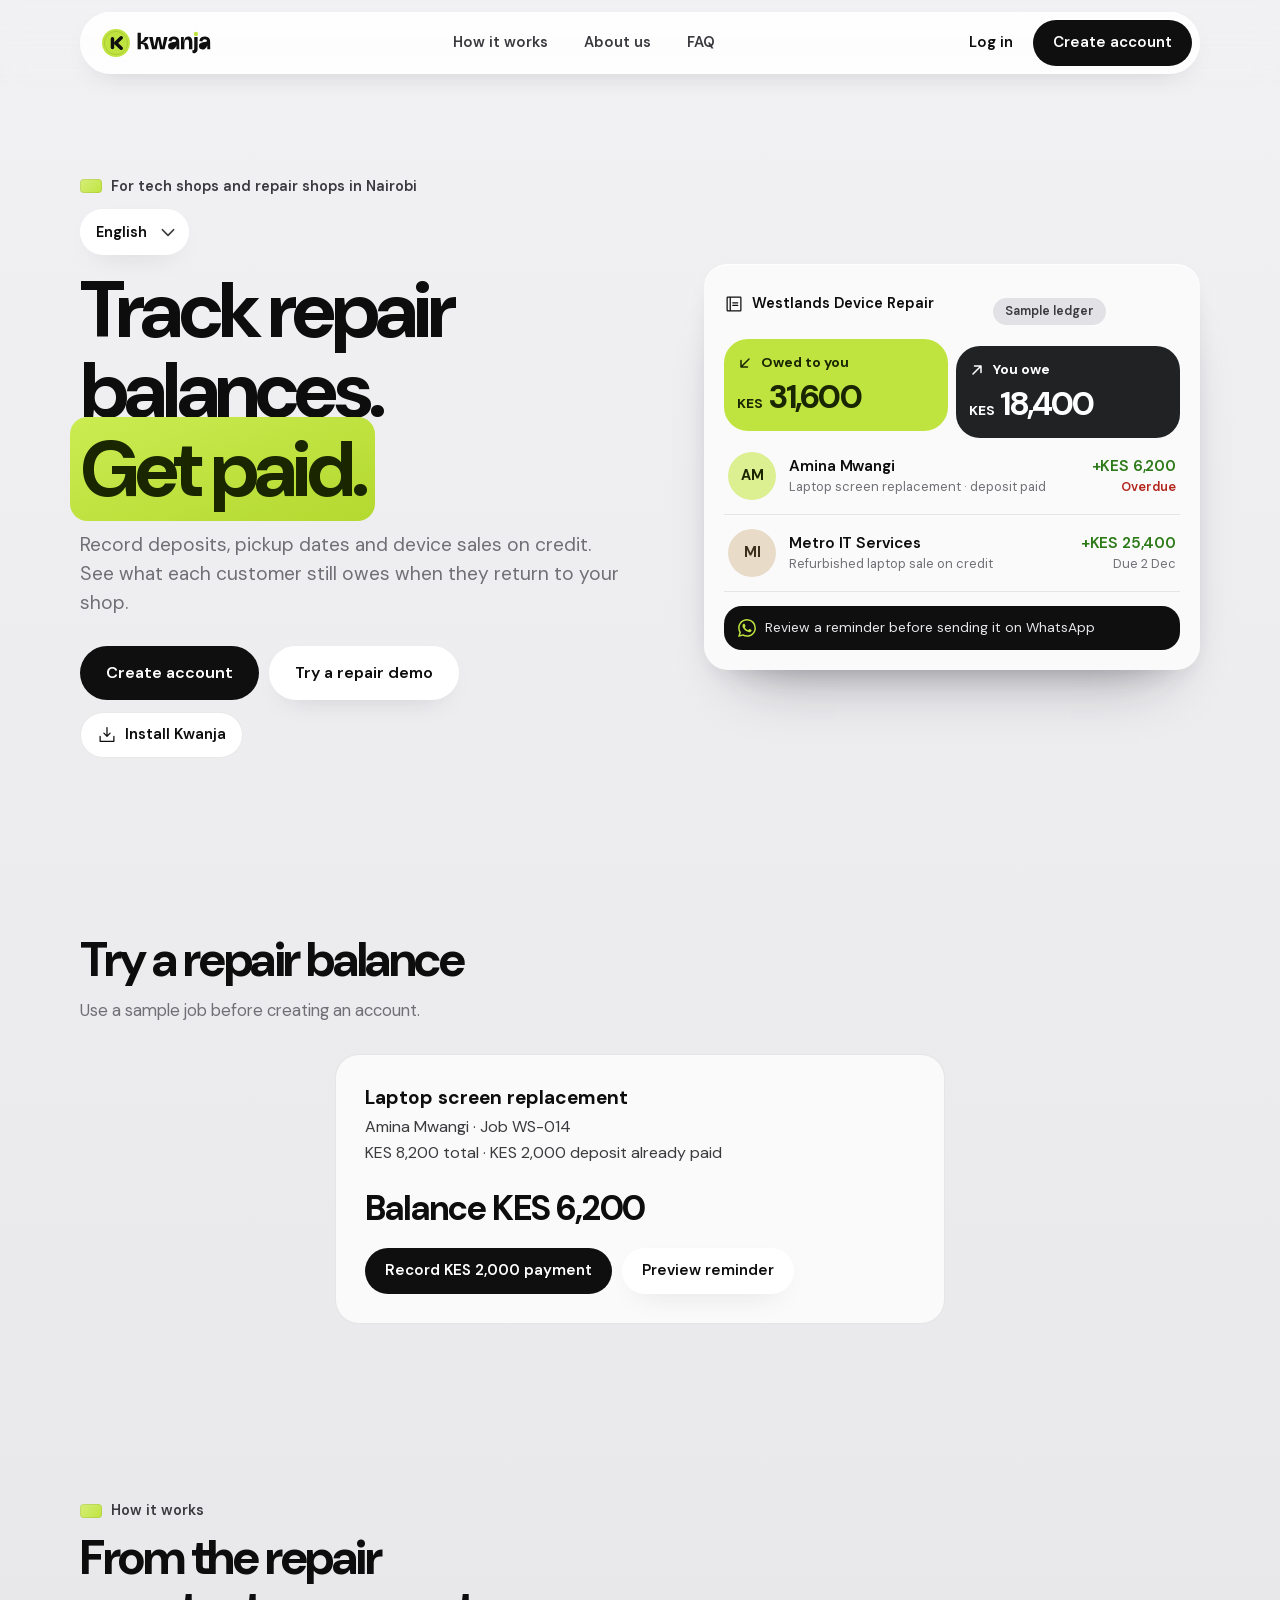
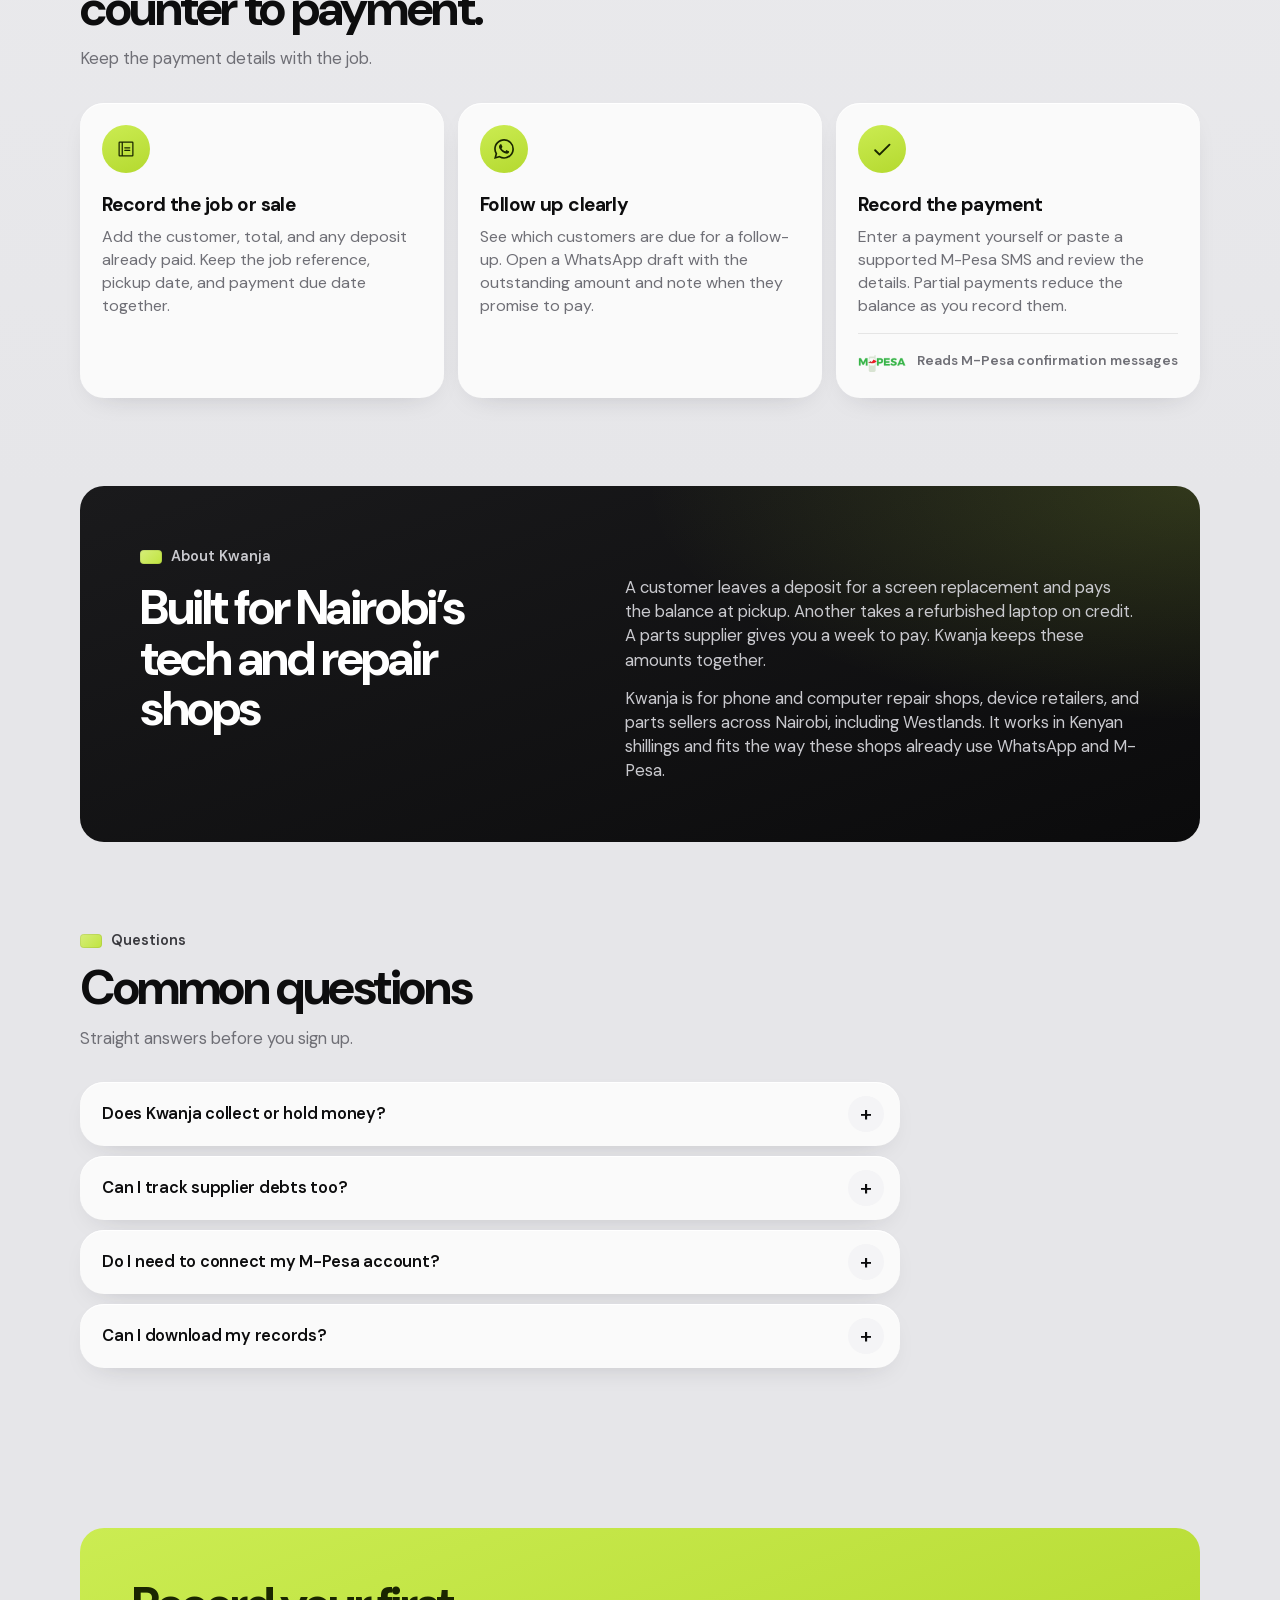
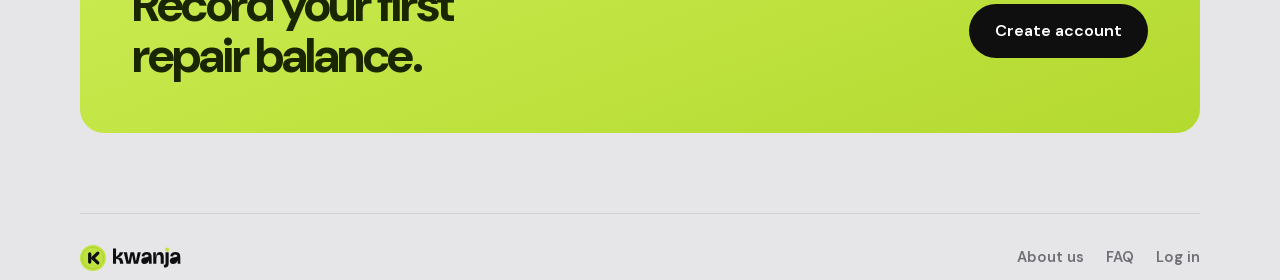
<file: index.a1bd4d0a5139400c.html>
<!doctype html>
<html lang="en">
<head>
  <meta charset="utf-8">
  <meta name="viewport" content="width=device-width, initial-scale=1, viewport-fit=cover">
  <meta name="theme-color" content="#0a0f0c">
  <title>Kwanja | Tech shop and repair ledger</title>
  <meta name="description" content="Track repair deposits, device sales on credit, and unpaid balances for tech shops in Nairobi and Westlands.">
  <link rel="icon" href="logo/kwanja-mark.svg" type="image/svg+xml">
  <link rel="preload" href="fonts/dm-sans-latin.woff2" as="font" type="font/woff2" crossorigin>
  <link rel="manifest" href="manifest.webmanifest">
  <link rel="apple-touch-icon" href="apple-touch-icon.png">
  <meta name="apple-mobile-web-app-capable" content="yes">
  <meta name="mobile-web-app-capable" content="yes">
  <link rel="stylesheet" href="ledger.685edbcc7c7c71c4.css">
  <link rel="stylesheet" href="public.dbb93d1f65de9698.css">
  <script src="config.e29e0d7d06cd27e2.js"></script>
  <script src="language.0bfa084505b5d0b6.js" defer></script>
  <script src="ledger.c5f53055f0c23464.js" defer></script>
</head>
<body class="is-welcome">
  <svg xmlns="http://www.w3.org/2000/svg" class="icon-library" aria-hidden="true">
    <symbol id="i-home" viewBox="0 0 256 256"><path d="M219.31,108.68l-80-80a16,16,0,0,0-22.62,0l-80,80A15.87,15.87,0,0,0,32,120v96a8,8,0,0,0,8,8h64a8,8,0,0,0,8-8V160h32v56a8,8,0,0,0,8,8h64a8,8,0,0,0,8-8V120A15.87,15.87,0,0,0,219.31,108.68ZM208,208H160V152a8,8,0,0,0-8-8H104a8,8,0,0,0-8,8v56H48V120l80-80,80,80Z"/></symbol>
    <symbol id="i-ledger" viewBox="0 0 256 256"><path d="M184,112a8,8,0,0,1-8,8H112a8,8,0,0,1,0-16h64A8,8,0,0,1,184,112Zm-8,24H112a8,8,0,0,0,0,16h64a8,8,0,0,0,0-16Zm48-88V208a16,16,0,0,1-16,16H48a16,16,0,0,1-16-16V48A16,16,0,0,1,48,32H208A16,16,0,0,1,224,48ZM48,208H72V48H48Zm160,0V48H88V208H208Z"/></symbol>
    <symbol id="i-people" viewBox="0 0 256 256"><path d="M117.25,157.92a60,60,0,1,0-66.5,0A95.83,95.83,0,0,0,3.53,195.63a8,8,0,1,0,13.4,8.74,80,80,0,0,1,134.14,0,8,8,0,0,0,13.4-8.74A95.83,95.83,0,0,0,117.25,157.92ZM40,108a44,44,0,1,1,44,44A44.05,44.05,0,0,1,40,108Zm210.14,98.7a8,8,0,0,1-11.07-2.33A79.83,79.83,0,0,0,172,168a8,8,0,0,1,0-16,44,44,0,1,0-16.34-84.87,8,8,0,1,1-5.94-14.85,60,60,0,0,1,55.53,105.64,95.83,95.83,0,0,1,47.22,37.71A8,8,0,0,1,250.14,206.7Z"/></symbol>
    <symbol id="i-download" viewBox="0 0 256 256"><path d="M224,144v64a8,8,0,0,1-8,8H40a8,8,0,0,1-8-8V144a8,8,0,0,1,16,0v56H208V144a8,8,0,0,1,16,0Zm-101.66,5.66a8,8,0,0,0,11.32,0l40-40a8,8,0,0,0-11.32-11.32L136,124.69V32a8,8,0,0,0-16,0v92.69L93.66,98.34a8,8,0,0,0-11.32,11.32Z"/></symbol>
    <symbol id="i-plus" viewBox="0 0 256 256"><path d="M228,128a12,12,0,0,1-12,12H140v76a12,12,0,0,1-24,0V140H40a12,12,0,0,1,0-24h76V40a12,12,0,0,1,24,0v76h76A12,12,0,0,1,228,128Z"/></symbol>
    <symbol id="i-search" viewBox="0 0 256 256"><path d="M229.66,218.34l-50.07-50.06a88.11,88.11,0,1,0-11.31,11.31l50.06,50.07a8,8,0,0,0,11.32-11.32ZM40,112a72,72,0,1,1,72,72A72.08,72.08,0,0,1,40,112Z"/></symbol>
    <symbol id="i-chevron" viewBox="0 0 256 256"><path d="M184.49,136.49l-80,80a12,12,0,0,1-17-17L159,128,87.51,56.49a12,12,0,1,1,17-17l80,80A12,12,0,0,1,184.49,136.49Z"/></symbol>
    <symbol id="i-in" viewBox="0 0 256 256"><path d="M200.49,72.48,93,180h75a12,12,0,0,1,0,24H64a12,12,0,0,1-12-12V88a12,12,0,0,1,24,0v75L183.51,55.51a12,12,0,0,1,17,17Z"/></symbol>
    <symbol id="i-out" viewBox="0 0 256 256"><path d="M204,64V168a12,12,0,0,1-24,0V93L72.49,200.49a12,12,0,0,1-17-17L163,76H88a12,12,0,0,1,0-24H192A12,12,0,0,1,204,64Z"/></symbol>
    <symbol id="i-calendar" viewBox="0 0 256 256"><path d="M208,32H184V24a8,8,0,0,0-16,0v8H88V24a8,8,0,0,0-16,0v8H48A16,16,0,0,0,32,48V208a16,16,0,0,0,16,16H208a16,16,0,0,0,16-16V48A16,16,0,0,0,208,32ZM72,48v8a8,8,0,0,0,16,0V48h80v8a8,8,0,0,0,16,0V48h24V80H48V48ZM208,208H48V96H208V208Z"/></symbol>
    <symbol id="i-close" viewBox="0 0 256 256"><path d="M208.49,191.51a12,12,0,0,1-17,17L128,145,64.49,208.49a12,12,0,0,1-17-17L111,128,47.51,64.49a12,12,0,0,1,17-17L128,111l63.51-63.52a12,12,0,0,1,17,17L145,128Z"/></symbol>
    <symbol id="i-check" viewBox="0 0 256 256"><path d="M232.49,80.49l-128,128a12,12,0,0,1-17,0l-56-56a12,12,0,1,1,17-17L96,183,215.51,63.51a12,12,0,0,1,17,17Z"/></symbol>
    <symbol id="i-eye" viewBox="0 0 256 256"><path d="M247.31,124.76c-.35-.79-8.82-19.58-27.65-38.41C194.57,61.26,162.88,48,128,48S61.43,61.26,36.34,86.35C17.51,105.18,9,124,8.69,124.76a8,8,0,0,0,0,6.5c.35.79,8.82,19.57,27.65,38.4C61.43,194.74,93.12,208,128,208s66.57-13.26,91.66-38.34c18.83-18.83,27.3-37.61,27.65-38.4A8,8,0,0,0,247.31,124.76ZM128,192c-30.78,0-57.67-11.19-79.93-33.25A133.47,133.47,0,0,1,25,128,133.33,133.33,0,0,1,48.07,97.25C70.33,75.19,97.22,64,128,64s57.67,11.19,79.93,33.25A133.46,133.46,0,0,1,231.05,128C223.84,141.46,192.43,192,128,192Zm0-112a48,48,0,1,0,48,48A48.05,48.05,0,0,0,128,80Zm0,80a32,32,0,1,1,32-32A32,32,0,0,1,128,160Z"/></symbol>
    <symbol id="i-eyeoff" viewBox="0 0 256 256"><path d="M53.92,34.62A8,8,0,1,0,42.08,45.38L61.32,66.55C25,88.84,9.38,123.2,8.69,124.76a8,8,0,0,0,0,6.5c.35.79,8.82,19.57,27.65,38.4C61.43,194.74,93.12,208,128,208a127.11,127.11,0,0,0,52.07-10.83l22,24.21a8,8,0,1,0,11.84-10.76Zm47.33,75.84,41.67,45.85a32,32,0,0,1-41.67-45.85ZM128,192c-30.78,0-57.67-11.19-79.93-33.25A133.16,133.16,0,0,1,25,128c4.69-8.79,19.66-33.39,47.35-49.38l18,19.75a48,48,0,0,0,63.66,70l14.73,16.2A112,112,0,0,1,128,192Zm6-95.43a8,8,0,0,1,3-15.72,48.16,48.16,0,0,1,38.77,42.64,8,8,0,0,1-7.22,8.71,6.39,6.39,0,0,1-.75,0,8,8,0,0,1-8-7.26A32.09,32.09,0,0,0,134,96.57Zm113.28,34.69c-.42.94-10.55,23.37-33.36,43.8a8,8,0,1,1-10.67-11.92A132.77,132.77,0,0,0,231.05,128a133.15,133.15,0,0,0-23.12-30.77C185.67,75.19,158.78,64,128,64a118.37,118.37,0,0,0-19.36,1.57A8,8,0,1,1,106,49.79,134,134,0,0,1,128,48c34.88,0,66.57,13.26,91.66,38.35,18.83,18.83,27.3,37.62,27.65,38.41A8,8,0,0,1,247.31,131.26Z"/></symbol>
    <symbol id="i-back" viewBox="0 0 256 256"><path d="M216,40H68.53a16.08,16.08,0,0,0-13.72,7.77L9.14,123.88a8,8,0,0,0,0,8.24l45.67,76.11A16.08,16.08,0,0,0,68.53,216H216a16,16,0,0,0,16-16V56A16,16,0,0,0,216,40ZM61.67,204.12,68.53,200h0ZM216,200H68.53l-43.2-72,43.2-72H216ZM106.34,146.34,124.69,128l-18.35-18.34a8,8,0,0,1,11.32-11.32L136,116.69l18.34-18.35a8,8,0,0,1,11.32,11.32L147.31,128l18.35,18.34a8,8,0,0,1-11.32,11.32L136,139.31l-18.34,18.35a8,8,0,0,1-11.32-11.32Z"/></symbol>
    <symbol id="i-whatsapp" viewBox="0 0 24 24"><path d="M17.472 14.382c-.297-.149-1.758-.867-2.03-.967-.273-.099-.471-.148-.67.15-.197.297-.767.966-.94 1.164-.173.199-.347.223-.644.075-.297-.15-1.255-.463-2.39-1.475-.883-.788-1.48-1.761-1.653-2.059-.173-.297-.018-.458.13-.606.134-.133.298-.347.446-.52.149-.174.198-.298.298-.497.099-.198.05-.371-.025-.52-.075-.149-.669-1.612-.916-2.207-.242-.579-.487-.5-.669-.51-.173-.008-.371-.01-.57-.01-.198 0-.52.074-.792.372-.272.297-1.04 1.016-1.04 2.479 0 1.462 1.065 2.875 1.213 3.074.149.198 2.096 3.2 5.077 4.487.709.306 1.262.489 1.694.625.712.227 1.36.195 1.871.118.571-.085 1.758-.719 2.006-1.413.248-.694.248-1.289.173-1.413-.074-.124-.272-.198-.57-.347m-5.421 7.403h-.004a9.87 9.87 0 01-5.031-1.378l-.361-.214-3.741.982.998-3.648-.235-.374a9.86 9.86 0 01-1.51-5.26c.001-5.45 4.436-9.884 9.888-9.884 2.64 0 5.122 1.03 6.988 2.898a9.825 9.825 0 012.893 6.994c-.003 5.45-4.437 9.884-9.885 9.884m8.413-18.297A11.815 11.815 0 0012.05 0C5.495 0 .16 5.335.157 11.892c0 2.096.547 4.142 1.588 5.945L.057 24l6.305-1.654a11.882 11.882 0 005.683 1.448h.005c6.554 0 11.89-5.335 11.893-11.893a11.821 11.821 0 00-3.48-8.413Z"/></symbol>
    <symbol id="i-apple" viewBox="0 0 24 24"><path d="M12.152 6.896c-.948 0-2.415-1.078-3.96-1.04-2.04.027-3.91 1.183-4.961 3.014-2.117 3.675-.546 9.103 1.519 12.09 1.013 1.454 2.208 3.09 3.792 3.039 1.52-.065 2.09-.987 3.935-.987 1.831 0 2.35.987 3.96.948 1.637-.026 2.676-1.48 3.676-2.948 1.156-1.688 1.636-3.325 1.662-3.415-.039-.013-3.182-1.221-3.22-4.857-.026-3.04 2.48-4.494 2.597-4.559-1.429-2.09-3.623-2.324-4.39-2.376-2-.156-3.675 1.09-4.61 1.09zM15.53 3.83c.843-1.012 1.4-2.427 1.245-3.83-1.207.052-2.662.805-3.532 1.818-.78.896-1.454 2.338-1.273 3.714 1.338.104 2.715-.688 3.559-1.701"/></symbol>
    <symbol id="i-google" viewBox="0 0 48 48"><path fill="#EA4335" d="M24 9.5c3.54 0 6.71 1.22 9.21 3.6l6.85-6.85C35.9 2.38 30.47 0 24 0 14.62 0 6.51 5.38 2.56 13.22l7.98 6.19C12.43 13.72 17.74 9.5 24 9.5z"/><path fill="#4285F4" d="M46.98 24.55c0-1.57-.15-3.09-.38-4.55H24v9.02h12.94c-.58 2.96-2.26 5.48-4.78 7.18l7.73 6c4.51-4.18 7.09-10.36 7.09-17.65z"/><path fill="#FBBC05" d="M10.53 28.59c-.48-1.45-.76-2.99-.76-4.59s.27-3.14.76-4.59l-7.98-6.19C.92 16.46 0 20.12 0 24c0 3.88.92 7.54 2.56 10.78l7.97-6.19z"/><path fill="#34A853" d="M24 48c6.48 0 11.93-2.13 15.89-5.81l-7.73-6c-2.15 1.45-4.92 2.3-8.16 2.3-6.26 0-11.57-4.22-13.47-9.91l-7.98 6.19C6.51 42.62 14.62 48 24 48z"/></symbol>
  </svg>
  <a class="skip-link" href="#main">Skip to content</a>
  <div class="shell">
    <main id="main" class="main" tabindex="-1">
      <header class="topbar">
        <a class="brand" href="#overview" aria-label="Kwanja overview"><img src="logo/kwanja-lockup.svg" alt="Kwanja"></a>
        <span class="spacer"></span>
        <button class="round privacy" id="overview-privacy" type="button" data-action="privacy" aria-pressed="false" aria-label="Hide amounts" hidden><svg class="icon" aria-hidden="true"><use href="#i-eye"/></svg></button>
        <a class="mini settings-link" href="#settings" data-nav="settings">Settings</a>
      </header>

      <p id="workspace-offline" class="connection-status offline-status" role="status" hidden>You’re offline. You can view and export current results from the ledger already loaded. Reconnect to save changes, import files, or export the full ledger.</p>
      <div id="connection-status" class="connection-status" role="status" hidden></div>

      <div id="overview-view">
        <h1 class="sr-only" id="page-title">Overview</h1>
        <p class="sr-only" id="page-context"></p>
        <section class="wallets" aria-label="Ledger balances">
          <a class="wallet-card wallet-in" href="#ledger/receivable">
            <span class="wallet-label"><span class="wallet-icon"><svg class="icon" aria-hidden="true"><use href="#i-in"/></svg></span>Owed to you</span>
            <strong class="wallet-value"><small>KES</small> <span id="receivable-total"></span></strong>
            <span class="wallet-footer"><span id="receivable-count"></span><span class="wallet-overdue" id="overdue-chip" hidden></span></span>
            <span class="wallet-arrow"><svg class="icon" aria-hidden="true"><use href="#i-chevron"/></svg></span>
          </a>
          <a class="wallet-card wallet-out" href="#ledger/payable">
            <span class="wallet-label"><span class="wallet-icon"><svg class="icon" aria-hidden="true"><use href="#i-out"/></svg></span>You owe</span>
            <strong class="wallet-value"><small>KES</small> <span id="payable-total"></span></strong>
            <span class="wallet-footer" id="payable-count"></span>
            <span class="wallet-arrow"><svg class="icon" aria-hidden="true"><use href="#i-chevron"/></svg></span>
          </a>
          <p class="wallet-net"><span>Net outstanding</span><strong id="net-amount"></strong></p>
        </section>

        <section class="banner" id="banner" aria-live="polite"></section>

        <section class="section" id="follow-section" aria-labelledby="chase-title">
          <div class="section-head"><h2 id="chase-title">Follow up</h2><a class="more" id="follow-all" href="#ledger/followup" hidden>View queue</a><button class="mini" id="legacy-follow-add" type="button" data-action="new"><svg class="icon"><use href="#i-plus"/></svg>Add</button></div>
          <div id="follow-list" class="chase-row"></div>
        </section>

        <section class="section" id="recent-section" aria-labelledby="recent-title">
          <div class="section-head"><h2 id="recent-title">Recent entries</h2><a class="more" href="#ledger">See all<svg class="icon" aria-hidden="true"><use href="#i-chevron"/></svg></a></div>
          <div id="recent-list" class="list"></div>
        </section>
      </div>

      <section id="ledger-view" aria-label="Ledger entries" hidden>
        <h1 class="view-title">Ledger</h1>
        <p class="view-sub" id="ledger-sub" role="status"></p>
        <form id="ledger-search" role="search">
          <label class="search"><svg class="icon" aria-hidden="true"><use href="#i-search"/></svg><input id="search" type="search" placeholder="Name, phone, or reference" aria-label="Search ledger by name, phone, or reference" autocomplete="off"></label>
        </form>
        <div id="filters" class="filters" aria-label="Filter entries">
          <a href="#ledger" data-filter="all">All</a>
          <a href="#ledger/receivable" data-filter="receivable">Owed to you</a>
          <a href="#ledger/payable" data-filter="payable">You owe</a>
          <a href="#ledger/paid" data-filter="paid">Settled</a>
          <a href="#ledger/followup" data-filter="followup" id="follow-filter" hidden>Follow-up due</a>
        </div>
        <div class="ledger-tools" aria-label="Ledger files" role="group">
          <button class="mini" type="button" data-action="import" id="import-entry" hidden>Import CSV</button>
          <button class="mini" type="button" data-action="export">Export CSV</button>
        </div>
        <div id="ledger-list" class="cards"></div>
      </section>

      <section id="contacts-view" aria-label="Contacts" hidden><h1 class="view-title">Contacts</h1><p class="view-sub" id="contacts-sub"></p><div id="contacts-list"></div></section>
      <section id="settings-view" aria-labelledby="settings-title" hidden>
        <h1 class="view-title" id="settings-title">Settings</h1>
        <div class="contact-group settings-card"><h2>Language</h2>
          <select class="language-choice" data-language aria-label="Language"><option value="en" lang="en">English</option><option value="sw" lang="sw">Kiswahili</option></select>
        </div>
        <div class="contact-group settings-card"><h2>Display</h2>
          <button class="button" type="button" data-action="privacy" aria-pressed="false">Hide amounts</button>
        </div>
        <div id="account" class="contact-group account" hidden><h2>Account</h2><p class="help" id="account-email"></p><button class="button" type="button" data-action="account-security" hidden>Manage password</button><button class="button" type="button" data-action="signout">Sign out</button></div>
        <div class="workspace-tools">
          <button class="button" type="button" data-action="walkthrough">Replay walkthrough</button>
          <button class="button" type="button" data-action="install-app" hidden><svg class="icon" aria-hidden="true"><use href="#i-download"/></svg>Install Kwanja</button>
        </div>
      </section>
    </main>

    <nav class="dock" aria-label="Workspace">
      <a href="#overview" data-nav="overview" aria-label="Overview"><svg class="icon"><use href="#i-home"/></svg></a>
      <a href="#ledger" data-nav="ledger" aria-label="Ledger"><svg class="icon"><use href="#i-ledger"/></svg></a>
      <button class="fab" type="button" data-action="new" aria-label="Add debt"><svg class="icon"><use href="#i-plus"/></svg></button>
      <a href="#contacts" data-nav="contacts" aria-label="Contacts"><svg class="icon"><use href="#i-people"/></svg></a>
      <button class="dock-search" type="button" data-action="find-entry" aria-label="Find a customer or job"><svg class="icon" aria-hidden="true"><use href="#i-search"/></svg></button>
    </nav>
  </div>

  <section id="welcome" class="welcome" aria-label="Kwanja website">
    <p id="public-offline" class="public-width connection-status offline-status" role="status" hidden>You’re offline. You can explore Kwanja and try the sample repair. Reconnect to access your shop ledger.</p>
    <div data-step="intro" class="public-site" id="home">
      <header class="public-header">
        <div class="public-bar">
          <a class="brand" href="#home" aria-label="Kwanja home"><img src="logo/kwanja-lockup.svg" alt="Kwanja"></a>
          <nav class="public-nav" aria-label="About Kwanja"><a href="#how-it-works">How it works</a><a href="#about">About us</a><a href="#questions">FAQ</a></nav>
          <div class="public-account"><a class="public-login" href="#login">Log in</a><a class="pill primary" href="#signup">Create account</a></div>
        </div>
      </header>
      <main id="public-main" tabindex="-1">
        <section class="public-width public-hero" aria-labelledby="public-title">
          <div class="hero-copy">
            <p class="eyebrow"><span class="lime-dot"></span>For tech shops and repair shops in Nairobi</p>
            <select class="language-choice" data-language aria-label="Language"><option value="en" lang="en">English</option><option value="sw" lang="sw">Kiswahili</option></select>
            <h1 id="public-title" tabindex="-1">Track repair balances. <mark>Get paid.</mark></h1>
            <p class="lede">Record deposits, pickup dates and device sales on credit. See what each customer still owes when they return to your shop.</p>
            <div class="hero-actions"><a class="pill primary large" href="#signup">Create account</a><a class="pill light large" href="#repair-demo">Try a repair demo</a></div>
            <button class="pill public-install" type="button" data-action="install-app" hidden><svg class="icon" aria-hidden="true"><use href="#i-download"/></svg>Install Kwanja</button>
            <button class="public-demo link" type="button" data-action="skip" hidden>Explore the demo ledger</button>
          </div>
          <figure class="sample" aria-label="Example ledger showing customer and supplier balances">
            <div class="sample-top"><span><svg class="icon" aria-hidden="true"><use href="#i-ledger"/></svg>Westlands Device Repair</span><span class="chip">Sample ledger</span></div>
            <div class="sample-wallets">
              <div class="wallet-card wallet-in"><span class="wallet-label"><svg class="icon" aria-hidden="true"><use href="#i-in"/></svg>Owed to you</span><strong class="wallet-value"><small>KES</small> 31,600</strong></div>
              <div class="wallet-card wallet-out"><span class="wallet-label"><svg class="icon" aria-hidden="true"><use href="#i-out"/></svg>You owe</span><strong class="wallet-value"><small>KES</small> 18,400</strong></div>
            </div>
            <div class="sample-row"><span class="contact-avatar avatar-0" aria-hidden="true">AM</span><div><b>Amina Mwangi</b><small>Laptop screen replacement · deposit paid</small></div><div><b class="plus">+KES 6,200</b><small class="late">Overdue</small></div></div>
            <div class="sample-row"><span class="contact-avatar avatar-3" aria-hidden="true">MI</span><div><b>Metro IT Services</b><small>Refurbished laptop sale on credit</small></div><div><b class="plus">+KES 25,400</b><small>Due 2 Dec</small></div></div>
            <figcaption><svg class="icon" aria-hidden="true"><use href="#i-whatsapp"/></svg>Review a reminder before sending it on WhatsApp</figcaption>
          </figure>
        </section>
        <section class="public-width public-section" id="repair-demo" aria-labelledby="repair-demo-title">
          <div class="section-intro"><h2 id="repair-demo-title">Try a repair balance</h2><p class="section-lede">Use a sample job before creating an account.</p></div>
          <div class="repair-demo">
            <div class="repair-demo-job"><strong>Laptop screen replacement</strong><span>Amina Mwangi · Job WS-014</span><span>KES 8,200 total · KES 2,000 deposit already paid</span></div>
            <p class="repair-demo-balance" id="repair-demo-balance" role="status">Balance KES 6,200</p>
            <div class="hero-actions">
              <button class="pill primary" type="button" data-action="repair-demo-payment">Record KES 2,000 payment</button>
              <button class="pill light" type="button" data-action="repair-demo-reminder">Preview reminder</button>
              <button class="link" type="button" data-action="repair-demo-reset" hidden>Reset example</button>
            </div>
            <div class="repair-demo-reminder" id="repair-demo-reminder" hidden><strong>WhatsApp draft</strong><p id="repair-demo-message"></p></div>
          </div>
        </section>
        <section class="public-width public-section" id="how-it-works" aria-labelledby="how-heading">
          <div class="section-intro"><p class="eyebrow"><span class="lime-dot"></span>How it works</p><h2 id="how-heading">From the repair counter to payment.</h2><p class="section-lede">Keep the payment details with the job.</p></div>
          <div class="public-steps">
            <article><span class="step-badge"><svg class="icon" aria-hidden="true"><use href="#i-ledger"/></svg></span><h3>Record the job or sale</h3><p>Add the customer, total, and any deposit already paid. Keep the job reference, pickup date, and payment due date together.</p></article>
            <article><span class="step-badge"><svg class="icon" aria-hidden="true"><use href="#i-whatsapp"/></svg></span><h3>Follow up clearly</h3><p>See which customers are due for a follow-up. Open a WhatsApp draft with the outstanding amount and note when they promise to pay.</p></article>
            <article><span class="step-badge"><svg class="icon" aria-hidden="true"><use href="#i-check"/></svg></span><h3>Record the payment</h3><p>Enter a payment yourself or paste a supported M-Pesa SMS and review the details. Partial payments reduce the balance as you record them.</p><p class="step-note"><img class="brand-mark" src="brands/mpesa.svg" alt="M-Pesa">Reads M-Pesa confirmation messages</p></article>
          </div>
        </section>
        <section class="public-width" id="about" aria-labelledby="about-heading">
          <div class="public-dark about-panel">
            <p class="eyebrow on-dark"><span class="lime-dot"></span>About Kwanja</p>
            <h2 id="about-heading">Built for Nairobi’s tech and repair shops</h2>
            <div class="about-copy"><p>A customer leaves a deposit for a screen replacement and pays the balance at pickup. Another takes a refurbished laptop on credit. A parts supplier gives you a week to pay. Kwanja keeps these amounts together.</p>
            <p>Kwanja is for phone and computer repair shops, device retailers, and parts sellers across Nairobi, including Westlands. It works in Kenyan shillings and fits the way these shops already use WhatsApp and M-Pesa.</p></div>
          </div>
        </section>
        <section class="public-width public-section" id="questions" aria-labelledby="faq-heading">
          <div class="section-intro"><p class="eyebrow"><span class="lime-dot"></span>Questions</p><h2 id="faq-heading">Common questions</h2><p class="section-lede">Straight answers before you sign up.</p></div>
          <div class="public-faq">
            <details><summary>Does Kwanja collect or hold money?</summary><p>Payments happen through your usual channels. Kwanja records the amounts and helps you prepare reminders.</p></details>
            <details><summary>Can I track supplier debts too?</summary><p>Yes. The ledger keeps money owed to you separate from money you owe. Both support partial payments.</p></details>
            <details><summary>Do I need to connect my M-Pesa account?</summary><p>No. You can enter payments yourself or paste a supported confirmation SMS. You review what Kwanja extracts before a payment is recorded.</p></details>
            <details><summary>Can I download my records?</summary><p>Yes. Export the ledger to CSV for your records or to open in a spreadsheet.</p></details>
          </div>
        </section>
        <section class="public-width public-cta" aria-labelledby="cta-heading"><h2 id="cta-heading">Record your first repair balance.</h2><a class="pill primary large" href="#signup">Create account</a></section>
      </main>
      <footer class="public-footer"><div class="public-width"><a class="brand" href="#home" aria-label="Kwanja home"><img src="logo/kwanja-lockup.svg" alt="Kwanja"></a><a href="#about">About us</a><a href="#questions">FAQ</a><a href="#login">Log in</a></div></footer>
    </div>

    <div class="auth-layout" id="auth-layout" hidden>
      <aside class="auth-side">
        <a class="brand" href="#home" aria-label="Kwanja home"><img src="logo/kwanja-lockup-mono-black.svg" alt="Kwanja"></a>
        <div class="auth-art" aria-hidden="true">
          <div class="mini-ledger">
            <div class="mini-head"><span>Westlands Device Repair</span><span class="mini-tag">Sample</span></div>
            <div class="mini-row"><span class="contact-avatar avatar-0">AM</span><span class="mini-who"><b>Amina Mwangi</b><small>Laptop screen · deposit paid</small></span><span class="mini-amt"><b class="plus">+KES 6,200</b><small class="late">Overdue</small></span></div>
            <div class="mini-row"><span class="contact-avatar avatar-3">MI</span><span class="mini-who"><b>Metro IT Services</b><small>Refurbished laptop</small></span><span class="mini-amt"><b class="plus">+KES 25,400</b><small>Due 2 Dec</small></span></div>
            <div class="mini-row"><span class="contact-avatar avatar-1">CP</span><span class="mini-who"><b>City Parts Supply</b><small>Replacement screens</small></span><span class="mini-amt"><b class="minus">&minus;KES 18,400</b><small>Due 29 Nov</small></span></div>
            <div class="mini-total"><span>Net outstanding</span><b>KES 13,200</b></div>
          </div>
        </div>
        <div class="auth-pitch"><strong>Your business ledger</strong><p>Track repair deposits, device credit and parts bills.</p></div>
      </aside>
      <div class="auth-content">
        <div class="auth-top">
          <a class="auth-back" href="#home"><svg class="icon" aria-hidden="true"><use href="#i-chevron"/></svg>Back to Kwanja</a>
          <select class="language-choice" data-language aria-label="Language"><option value="en" lang="en">English</option><option value="sw" lang="sw">Kiswahili</option></select>
        </div>
        <div class="auth-card">
          <div class="w-step" data-step="email" hidden>
            <h1 tabindex="-1" id="auth-heading">Create your account</h1>
            <p class="w-sub" id="auth-description">We will send a six-digit code to verify your email.</p>
            <div class="auth-providers" id="auth-providers" hidden>
              <button class="auth-provider" type="button" data-action="provider" data-provider="google" hidden><svg class="icon brand" aria-hidden="true"><use href="#i-google"/></svg>Continue with Google</button>
              <button class="auth-provider" type="button" data-action="provider" data-provider="apple" hidden><svg class="icon brand" aria-hidden="true"><use href="#i-apple"/></svg>Continue with Apple</button>
              <p class="auth-or"><span>or use your email</span></p>
            </div>
            <form class="auth-form" data-form="email">
              <label class="field"><span>Email address</span><input name="email" type="email" inputmode="email" autocomplete="email" placeholder="you@business.co.ke" required></label>
              <label class="field" id="auth-password-field" hidden><span>Password</span><input name="password" type="password" autocomplete="current-password" disabled></label>
              <div id="clerk-captcha"></div>
              <p class="form-error" role="alert" hidden></p>
              <button class="pill primary large block" type="submit">Send code</button>
            </form>
            <div class="auth-code-actions" id="password-options" hidden><button class="link" type="button" data-action="switch-login-method">Use an email code</button><button class="link" type="button" data-action="password-recovery">Forgot password?</button></div>
            <p class="auth-switch"><span id="auth-switch-copy">Already have an account?</span> <a class="link" id="auth-switch-link" href="#login">Log in</a></p>
            <p class="demo-only auth-demo-note">Demo mode. No email is sent and any six digits work.</p>
          </div>
          <div class="w-step" data-step="code" hidden>
            <h1 tabindex="-1" id="auth-code-heading">Check your email</h1>
            <p class="w-sub">Enter the six-digit code sent to <b id="otp-email"></b>. <span class="demo-only">For the demo, enter any six digits.</span></p>
            <p class="w-sub otp-help" id="otp-help" hidden>Check spam or junk if the email hasn’t arrived. If you resend, use the latest code.</p>
            <form class="auth-form" data-form="code">
              <div class="otp-field">
                <div class="otp-slots" id="otp-slots" aria-hidden="true"></div>
                <input id="otp-input" class="otp-input" name="code" type="text" inputmode="numeric" autocomplete="one-time-code" maxlength="6" pattern="[0-9]{6}" required aria-label="Verification code, six digits">
              </div>
              <div class="numpad otp-pad" role="group" aria-label="Number pad"><button type="button" data-action="otp-key" data-key="1">1</button><button type="button" data-action="otp-key" data-key="2">2</button><button type="button" data-action="otp-key" data-key="3">3</button><button type="button" data-action="otp-key" data-key="4">4</button><button type="button" data-action="otp-key" data-key="5">5</button><button type="button" data-action="otp-key" data-key="6">6</button><button type="button" data-action="otp-key" data-key="7">7</button><button type="button" data-action="otp-key" data-key="8">8</button><button type="button" data-action="otp-key" data-key="9">9</button><span></span><button type="button" data-action="otp-key" data-key="0">0</button><button type="button" data-action="otp-key" data-key="del" aria-label="Delete last digit"><svg class="icon" aria-hidden="true"><use href="#i-back"/></svg></button></div>
              <p class="form-error" role="alert" hidden></p>
              <button class="pill primary large block" type="submit">Verify code</button>
            </form>
            <div class="auth-code-actions"><button class="link" type="button" data-action="change-email">Change email</button><button class="link" type="button" data-action="resend">Resend code</button></div>
          </div>
          <div class="w-step" data-step="business" hidden>
            <h1 tabindex="-1">Set up your ledger</h1>
            <p class="w-sub">Your business name appears in your ledger and in the reminders you prepare for customers.</p>
            <form class="auth-form" data-form="business">
              <label class="field"><span>Business name</span><input name="business" maxlength="100" autocomplete="organization" placeholder="e.g. Westlands Device Repair" required></label>
              <p class="form-error" role="alert" hidden></p>
              <button class="pill primary large block" type="submit">Create my ledger</button>
            </form>
          </div>
          <div class="w-step" data-step="password-setup" hidden>
            <h1 tabindex="-1">Add a password</h1>
            <p class="w-sub">Use a password for future logins, or keep using email codes. To set one, open your account and choose Security.</p>
            <button class="pill primary large block" type="button" data-action="account-security">Open account settings</button>
            <p class="auth-switch"><button class="link" type="button" data-action="open-ledger">Continue to my ledger</button></p>
          </div>
          <div class="w-step" data-step="callback" hidden><h1 tabindex="-1">Finishing sign-in</h1><p class="w-sub">One moment while we finish signing you in.</p><p class="form-error" role="alert" hidden></p></div>
        </div>
      </div>
    </div>
  </section>

  <dialog id="dialog" aria-labelledby="dialog-title">
    <div class="dialog-heading"><h2 id="dialog-title" tabindex="-1"></h2><button type="button" class="icon-button" data-action="close" aria-label="Close dialog"><svg class="icon"><use href="#i-close"/></svg></button></div>
    <div id="dialog-content"></div>
  </dialog>
  <div class="toast" id="toast" role="status" aria-live="polite"></div>
</body>
</html>
</file>
<file: ledger.98fd6926c1f5c1ff.css>
@font-face { font-family: "DM Sans"; font-style: normal; font-weight: 400 700; font-display: swap; src: url("fonts/dm-sans-latin.woff2") format("woff2"); }
/* Kwanja ledger. Direction: soft neutral canvas, white rounded cards, one lime accent, black pills.
   Money you are owed is lime or green with a plus sign; money you owe is black or red with a minus sign. Light theme only. */
:root {
  --card-radius: 24px;
  --page: #ececee; --page2: #f4f4f6; --card: #fafafa; --white: #fff; --chip: #e2e2e6; --key: #ececf0;
  --ink: #0d0d0e; --ink2: #3a3a3f; --muted: #6f6f76; --line: rgba(13, 13, 14, .09);
  --lime: #c0e43f; --lime-soft: #dcef91; --lime-ink: #1a2600;
  --plus: #2c7a17; --minus: #b3261e; --black: #0f0f10;
  --sans: "DM Sans", system-ui, -apple-system, "Segoe UI", Roboto, sans-serif;
  --ease: cubic-bezier(.2, .8, .2, 1); --spring: cubic-bezier(.3, 1.4, .5, 1);
  --soft: 0 1px 0 #fff inset, 0 10px 30px -18px rgba(30, 30, 40, .28);
  --lift: 0 1px 0 #fff inset, 0 28px 50px -28px rgba(20, 20, 30, .42);
  --s-1: 4px; --s-2: 8px; --s-3: 12px; --s-4: 16px; --s-5: 24px; --s-6: 32px; --s-7: 48px;
  --fs-caption: .8125rem; --fs-small: .875rem; --fs-body: 1rem; --fs-h2: 1.125rem; --fs-title: 2rem;
  color-scheme: light;
}
* { box-sizing: border-box; }
[hidden] { display: none !important; }
html { background: var(--page); }
body { margin: 0; min-width: 280px; background: var(--page); color: var(--ink); font: 1rem/1.45 var(--sans); -webkit-font-smoothing: antialiased; }
button, input, select, textarea { font: inherit; color: inherit; }
button, a, input, select, textarea { -webkit-tap-highlight-color: transparent; }
button, a { touch-action: manipulation; }
a { color: inherit; text-decoration: none; }
button { cursor: pointer; }
button:disabled { cursor: default; opacity: .5; }
:focus-visible { outline: 2px solid var(--ink); outline-offset: 3px; }
h1, h2, h3, p { margin: 0; }
.icon-library { position: absolute; width: 0; height: 0; overflow: hidden; }
.icon { width: 20px; height: 20px; flex: 0 0 auto; fill: currentColor; stroke: none; }
.icon.wa { color: #25d366; }
.icon.brand { width: 22px; height: 22px; }
.brand-mark { display: inline-block; height: 20px; width: auto; vertical-align: middle; }
.sr-only { position: absolute; width: 1px; height: 1px; padding: 0; overflow: hidden; clip-path: inset(50%); white-space: nowrap; }
.skip-link { position: fixed; z-index: 60; top: 12px; left: 12px; padding: 12px; background: var(--ink); color: #fff; border-radius: 12px; transform: translateY(-160%); }
.skip-link:focus { transform: none; }
.wallet-value, .wallet-net strong, .row-amount, .dc-amount, .detail-amount, .pay-amount { font-variant-numeric: tabular-nums; }

.shell { position: relative; max-width: 480px; min-height: 100dvh; margin: 0 auto; background: linear-gradient(180deg, #efeff1, #e7e7ea); }
@media (min-width: 560px) { .shell { box-shadow: 0 0 0 1px var(--line); } }
.main { padding: calc(14px + env(safe-area-inset-top)) 18px calc(124px + env(safe-area-inset-bottom)); min-width: 0; }

/* top bar */
.topbar { display: flex; align-items: center; gap: 10px; }
.brand img { display: block; height: 28px; width: auto; }
.spacer { flex: 1; }
.round { width: 46px; height: 46px; display: grid; place-items: center; border: 0; border-radius: 50%; background: var(--card); box-shadow: var(--soft); color: var(--ink); }
.button { display: inline-flex; justify-content: center; align-items: center; gap: 8px; min-height: 56px; padding: 0 22px; border: 0; border-radius: 99px; background: var(--white); color: var(--ink); font-weight: 600; font-size: .98rem; box-shadow: var(--soft); transition: transform .18s var(--spring); }
.button:active { transform: scale(.97); }
.button.primary { background: var(--black); color: #fff; box-shadow: none; }
.icon-button { width: 44px; height: 44px; display: grid; place-items: center; border: 0; border-radius: 50%; background: var(--card); box-shadow: var(--soft); }

/* wallets */
.wallets { display: grid; gap: 9px; margin-top: var(--s-5); }
.wallet-card {
  position: relative; isolation: isolate; overflow: hidden; display: grid; gap: 5px;
  min-width: 0; padding: 14px 17px; border-radius: var(--card-radius);
}
.wallet-in { background: var(--lime); color: var(--lime-ink); }
.wallet-out { background: #202224; color: var(--white); }
a.wallet-card {
  padding-inline-end: 60px; min-height: 124px; border: 1px solid var(--line);
  box-shadow: 0 10px 20px -14px rgba(13, 13, 14, .4);
}
a.wallet-in { margin-inline-end: 9px; }
a.wallet-out { margin-inline-start: 9px; }
a.wallet-card::before { display: none;
  content: ""; position: absolute; z-index: -1; inset: -86px -36px auto auto;
  width: 184px; height: 184px; border: 1px solid currentColor; border-radius: 50%;
  opacity: .12; box-shadow: 0 0 0 14px transparent, 0 0 0 15px currentColor; pointer-events: none;
}
.wallet-label { display: flex; align-items: center; gap: 8px; font-size: .86rem; font-weight: 700; }
.wallet-icon, .wallet-arrow { display: grid; place-items: center; background: rgba(0, 0, 0, .08); }
.wallet-icon { width: 28px; height: 28px; border-radius: 9px; }
.wallet-arrow { position: absolute; right: 14px; top: 50%; width: 36px; height: 36px; border-radius: 50%; transform: translateY(-50%); }
.wallet-out :is(.wallet-icon, .wallet-arrow) { background: rgba(255, 255, 255, .14); }
a.wallet-card:hover .wallet-arrow { outline: 1px solid currentColor; }
.wallet-icon .icon, .wallet-arrow .icon { width: 17px; height: 17px; }
.wallet-value { font-size: clamp(1.85rem, 8vw, 2.55rem); line-height: 1.04; letter-spacing: -.055em; overflow-wrap: anywhere; }
.wallet-value small { font-size: .42em; letter-spacing: 0; }
.wallet-footer { display: flex; flex-wrap: wrap; align-items: center; gap: 3px 10px; font-size: .8rem; font-weight: 500; }
.wallet-out .wallet-footer { color: #d5d7d9; }
.wallet-overdue { font-size: .74rem; padding: 3px 7px; border-radius: 99px; background: rgba(0, 0, 0, .09); }
.wallet-net { display: flex; flex-wrap: wrap; align-items: baseline; justify-content: space-between; gap: 4px 10px; padding: 8px 4px 0; font-size: .85rem; color: var(--muted); }
.wallet-net strong { color: var(--ink); font-size: .95rem; overflow-wrap: anywhere; }
/* Keep older installed overview HTML readable until it refreshes. */
#overview-view .balance { display: grid; gap: 8px; margin-top: var(--s-5); }
.balance-label { display: flex; align-items: center; gap: 6px; font-size: .86rem; }
.balance-label .icon { display: none; }
.balance-figure { display: flex; align-items: baseline; gap: 6px; font-weight: 700; font-size: 1.55rem; }
.balance-figure span:first-child { font-size: .84rem; }
.balance .chip { justify-self: start; margin: 0; }
.balance .duo { display: grid; gap: 8px; }
.balance .duo-pill { display: grid; gap: 3px; padding: 14px 17px; border-radius: var(--card-radius); background: var(--lime); color: var(--lime-ink); }
.balance .duo-pill:last-child { background: #202224; color: var(--white); }
.balance .duo-label { display: flex; align-items: center; gap: 6px; font-size: .86rem; font-weight: 700; }
.balance .duo-pill strong { font-size: 1.6rem; overflow-wrap: anywhere; }
.lime-dot { width: 22px; height: 14px; border-radius: 4px; background: linear-gradient(135deg, #d6ee7a, var(--lime)); box-shadow: inset 0 0 0 1px rgba(0, 0, 0, .08); }
.chip { display: inline-flex; gap: 6px; margin-top: 14px; padding: 8px 14px; border-radius: 99px; background: var(--chip); color: var(--muted); font-size: .86rem; }
.chip b { color: var(--ink); font-weight: 700; }

/* banner */
.banner { display: flex; align-items: center; justify-content: space-between; gap: 14px; margin-top: 14px; padding: 18px 18px 18px 20px; border-radius: var(--card-radius); background: var(--black); color: #fff; animation: rise .7s .08s var(--ease) both; }
.banner-copy strong { display: block; font-size: 1.04rem; font-weight: 600; letter-spacing: -.015em; }
.banner-copy p { margin-top: 4px; color: #b9b9bf; font-size: .86rem; line-height: 1.4; }
.coin { flex: none; width: 66px; height: 66px; display: grid; place-items: center; border: 0; border-radius: 50%; color: var(--lime-ink);
  background: radial-gradient(circle at 32% 28%, #f2ffb8, var(--lime) 55%, #8fb21c); box-shadow: inset 0 0 0 5px rgba(255, 255, 255, .28), inset 0 -4px 8px rgba(0, 0, 0, .18), 0 12px 24px -10px rgba(192, 228, 63, .8); transition: transform .25s var(--spring); }
.coin .icon { width: 26px; height: 26px; }
button.coin:hover { transform: rotate(-8deg) scale(1.05); }
button.coin:active { transform: scale(.92); }

/* cards */
.card { margin-top: 12px; padding: 18px 18px 8px; border-radius: var(--card-radius); background: var(--card); box-shadow: var(--soft); animation: rise .7s .14s var(--ease) both; }
.card-head { display: flex; justify-content: space-between; align-items: center; margin-bottom: 14px; }
h2 { font-size: 1.1rem; font-weight: 600; letter-spacing: -.02em; }
.mini { display: inline-flex; align-items: center; gap: 4px; min-height: 36px; padding: 0 12px; border: 0; border-radius: 99px; background: var(--page2); color: var(--ink2); font-size: .86rem; font-weight: 600; }
.mini .icon { width: 15px; height: 15px; }
.more { display: inline-flex; align-items: center; min-height: 44px; margin: -8px 0; color: var(--muted); font-size: .86rem; }
.empty { padding: 20px 4px; color: var(--muted); font-size: .92rem; }

.chase-row { display: flex; gap: 14px; margin: 0 -18px; padding: 0 18px 16px; overflow-x: auto; scrollbar-width: none; }
.chase-row::-webkit-scrollbar { display: none; }
.chase { flex: none; width: 64px; display: grid; justify-items: center; gap: 8px; padding: 0; border: 0; background: none; transition: transform .2s var(--spring); }
.chase:active { transform: scale(.92); }
.chase-face { position: relative; }
.chase-face .contact-avatar { width: 58px; height: 58px; font-size: 1.02rem; }
.chase-badge { position: absolute; right: -3px; bottom: -3px; width: 24px; height: 24px; display: grid; place-items: center; border: 2px solid var(--card); border-radius: 50%; }
.chase-badge .icon { width: 12px; height: 12px; }
.chase-badge.receivable { background: var(--lime); color: var(--lime-ink); }
.chase-badge.payable { background: var(--black); color: #fff; }
.chase-name { max-width: 64px; overflow: hidden; text-overflow: ellipsis; white-space: nowrap; font-size: .8rem; color: var(--ink2); }

/* rows */
.list { padding-bottom: 6px; }
.entry-row { width: 100%; display: grid; grid-template-columns: 48px minmax(0, 1fr) auto; align-items: center; gap: 13px; padding: 10px 0; border: 0; background: none; text-align: left; }
.entry-row:active { opacity: .6; }
.row-main { min-width: 0; }
.row-main strong, .row-side strong { display: block; font-weight: 600; font-size: .98rem; letter-spacing: -.01em; }
.row-main small, .row-side small { display: block; margin-top: 1px; color: var(--muted); font-size: .8rem; }
.row-main strong, .row-main small { overflow: hidden; text-overflow: ellipsis; white-space: nowrap; }
.row-side { text-align: right; }
.row-amount { font-weight: 600 !important; letter-spacing: -.02em; }
.entry-row[data-direction="receivable"] .row-amount { color: var(--plus); }
.entry-row[data-direction="payable"] .row-amount { color: var(--minus); }
.entry-row[data-settled="true"] .row-amount { color: var(--muted); }
.row-status.overdue { color: var(--minus); font-weight: 600; }
.row-status.paid { color: var(--plus); font-weight: 600; }
.contact-avatar { width: 48px; height: 48px; display: grid; place-items: center; border-radius: 50%; font-weight: 700; font-size: .9rem; letter-spacing: .01em; }
.avatar-0 { background: var(--lime-soft); color: var(--lime-ink); }
.avatar-1 { background: #d9d9de; color: #1c1c1f; }
.avatar-2 { background: var(--black); color: #fff; }
.avatar-3 { background: #e8dcc8; color: #3b2f1c; }

/* ledger: debts as cards */
.view-title { margin: 26px 0 16px; font-size: 2rem; font-weight: 700; letter-spacing: -.045em; }
.search { display: flex; align-items: center; gap: 10px; min-height: 52px; padding: 0 18px; border-radius: 99px; background: var(--card); box-shadow: var(--soft); color: var(--muted); }
.search:focus-within { box-shadow: 0 0 0 2px var(--ink); }
.search input { flex: 1; min-width: 0; border: 0; outline: 0; background: none; color: var(--ink); }
.filters { display: flex; gap: 8px; margin: 14px -18px 16px; padding: 0 18px; overflow-x: auto; scrollbar-width: none; }
.filters::-webkit-scrollbar { display: none; }
.filters a { flex: none; display: inline-flex; align-items: center; min-height: 40px; padding: 0 16px; border-radius: 99px; background: var(--card); box-shadow: var(--soft); color: var(--muted); font-size: .86rem; font-weight: 600; }
.filters a[aria-current] { background: var(--black); color: #fff; }
.cards { display: grid; gap: 12px; }
.debt-card { position: relative; isolation: isolate; overflow: hidden; display: grid; gap: 4px; min-height: 168px; padding: 18px 18px 16px; border: 0; border-radius: var(--card-radius); text-align: left; transition: transform .25s var(--spring); }
.debt-card:active { transform: scale(.98); }
.debt-card.receivable { background: linear-gradient(160deg, #cbec52, #b4d92f); color: var(--lime-ink); }
.debt-card.payable { background: linear-gradient(160deg, #1a1a1c, #0b0b0c); color: #fff; }
.debt-card.settled { background: var(--card); color: var(--ink); box-shadow: var(--soft); }
.dc-top { display: flex; justify-content: space-between; align-items: center; gap: 10px; }
.dc-name { font-size: 1.02rem; font-weight: 600; letter-spacing: -.01em; }
.dc-chip { padding: 5px 11px; border-radius: 99px; background: rgba(0, 0, 0, .12); font-size: .74rem; font-weight: 700; white-space: nowrap; }
.payable .dc-chip { background: rgba(255, 255, 255, .16); }
.dc-chip.overdue { background: var(--minus); color: #fff; }
.dc-chip.paid { background: var(--lime); color: var(--lime-ink); }
.dc-amount { font-size: 2.05rem; font-weight: 700; letter-spacing: -.05em; line-height: 1.15; }
.dc-foot { display: flex; justify-content: space-between; gap: 10px; margin-top: auto; font-size: .8rem; opacity: .75; }
.dc-mark { position: absolute; z-index: -1; left: -8px; bottom: -34px; font-size: 7.4rem; font-weight: 700; letter-spacing: -.07em; line-height: 1; color: rgba(0, 0, 0, .06); pointer-events: none; }
.payable .dc-mark { color: rgba(255, 255, 255, .06); }
.contact-group { margin-bottom: 12px; padding: 16px 18px 8px; border-radius: var(--card-radius); background: var(--card); box-shadow: var(--soft); }
.contact-group h2 { padding-bottom: 6px; }

/* dock */
.dock { position: fixed; z-index: 10; left: 50%; bottom: calc(14px + env(safe-area-inset-bottom)); width: min(calc(100% - 36px), 340px); transform: translateX(-50%);
  display: grid; grid-template-columns: repeat(5, 1fr); align-items: center; justify-items: center; padding: 8px; border-radius: 99px; background: var(--black); box-shadow: 0 24px 40px -16px rgba(0, 0, 0, .55); }
.dock a, .dock-search { width: 48px; height: 48px; display: grid; place-items: center; border: 0; border-radius: 50%; background: none; color: #aaaab1; transition: color .25s, background .25s; }
.dock a[aria-current="page"] { color: #fff; background: rgba(255, 255, 255, .12); }
.dock a:hover, .dock-search:hover { color: #fff; }
.fab { width: 48px; height: 48px; display: grid; place-items: center; border: 0; border-radius: 50%; background: var(--lime); color: var(--lime-ink); transition: transform .25s var(--spring); }
.fab .icon { width: 22px; height: 22px; }
.fab:hover { transform: rotate(90deg) scale(1.06); }
.fab:active { transform: scale(.92); }

.hide-amounts :is(.wallets .wallet-value, .wallet-net strong, .wallet-overdue b, .balance-figure span:last-child, .duo-pill strong, .row-amount, .dc-amount, .banner-copy p, .chip b, .detail-amount, .detail-summary p, .pay-amount b) { filter: blur(12px); user-select: none; }

/* sheets */
dialog { width: min(100%, 480px); max-width: none; max-height: 94dvh; margin: auto auto 0; padding: 10px 18px calc(22px + env(safe-area-inset-bottom)); border: 0; border-radius: 34px 34px 0 0; background: var(--page2); color: var(--ink); box-shadow: 0 -30px 60px -20px rgba(0, 0, 0, .4); overflow: auto; scroll-padding-block: 64px 14px; }
dialog[open] { animation: sheet .4s var(--ease); }
dialog::backdrop { background: rgba(14, 14, 16, .5); backdrop-filter: blur(5px); -webkit-backdrop-filter: blur(5px); }
dialog::before { content: ""; display: block; width: 38px; height: 4px; margin: 0 auto 12px; border-radius: 99px; background: rgba(13, 13, 14, .18); }
.dialog-heading { position: sticky; z-index: 1; top: -10px; display: flex; justify-content: space-between; align-items: center; gap: 12px; margin: 0 -18px 8px; padding: 8px 18px; background: var(--page2); }
.dialog-heading h2 { font-size: 1.35rem; font-weight: 700; letter-spacing: -.03em; }
#dialog-title:focus { outline: 0; }
.form { display: grid; gap: 14px; }
.field { display: grid; gap: 6px; min-width: 0; }
.field > span { padding-left: 4px; font-size: .8rem; font-weight: 600; color: var(--ink2); }
.field small, .help { color: var(--muted); font-size: .8rem; }
.field input, .field select, .field textarea { width: 100%; min-height: 54px; padding: 0 18px; border: 0; border-radius: 20px; background: var(--white); box-shadow: var(--soft); outline: 0; transition: box-shadow .2s; }
.field textarea { padding: 14px 18px; resize: vertical; }
.field input.big { min-height: 72px; font-size: 1.9rem; font-weight: 700; letter-spacing: -.04em; }
.field input:focus, .field select:focus, .field textarea:focus { box-shadow: 0 0 0 2px var(--ink); }
.field-grid { display: grid; grid-template-columns: repeat(2, minmax(0, 1fr)); gap: 10px; }
.field select {
  appearance: none; min-width: 0; padding-inline-end: 36px; cursor: pointer;
  background: var(--white) url("data:image/svg+xml,%3Csvg xmlns='http://www.w3.org/2000/svg' width='16' height='16' viewBox='0 0 16 16' fill='none' stroke='%233a3a3f' stroke-width='1.6' stroke-linecap='round' stroke-linejoin='round'%3E%3Cpath d='m4 6 4 4 4-4'/%3E%3C/svg%3E") right 14px center / 16px no-repeat;
}
.field select:has(option[value=""]:checked), .date-value[data-empty="true"] { color: var(--muted); }
@supports (appearance: base-select) and selector(::picker(select)) {
  .field select, .field select::picker(select) { appearance: base-select; }
  .field select { align-items: center; background: var(--white); padding-inline-end: 14px; }
  .field select::picker-icon { color: var(--ink2); }
  .field select::picker(select) { margin-top: 6px; padding: 6px; border: 1px solid var(--line); border-radius: 18px; background: var(--white); color: var(--ink); box-shadow: var(--lift); }
  .field select option { min-height: 44px; padding: 8px 10px; border-radius: 12px; gap: 6px; }
  .field select option:checked { background: var(--lime-soft); color: var(--lime-ink); }
  .field select option:is(:hover, :focus-visible):not(:checked) { background: var(--page2); }
}
.date-picker summary {
  display: flex; align-items: center; justify-content: space-between; gap: 8px;
  min-height: 54px; padding: 0 18px; border-radius: 20px; list-style: none; cursor: pointer;
  background: var(--white); box-shadow: var(--soft);
}
.date-picker summary::-webkit-details-marker { display: none; }
.date-picker[open] summary { box-shadow: 0 0 0 1px var(--ink); }
.date-picker summary .icon { color: var(--ink2); }
.date-panel { margin-top: 8px; padding: 12px; border: 1px solid var(--line); border-radius: 20px; background: var(--white); box-shadow: var(--soft); }
.date-heading, .date-actions { display: flex; justify-content: space-between; align-items: center; gap: 6px; }
.date-heading button, .date-actions button, .date-days button { border: 0; border-radius: 12px; background: transparent; }
.date-heading button { display: grid; place-items: center; width: 44px; height: 44px; background: var(--page2); }
.date-heading [data-month="-1"] .icon { transform: rotate(180deg); }
.date-days { display: grid; grid-template-columns: repeat(7, minmax(0, 1fr)); gap: 2px; margin: 8px 0; text-align: center; }
.date-days abbr { padding: 4px 0; color: var(--ink2); font-size: .75rem; text-decoration: none; }
.date-days button { min-height: 40px; padding: 0; font-variant-numeric: tabular-nums; }
.date-days button[aria-current="date"] { box-shadow: inset 0 0 0 1px var(--ink2); font-weight: 700; }
.date-days button[aria-pressed="true"] { background: var(--lime); color: var(--lime-ink); font-weight: 700; }
.date-actions { padding-top: 4px; border-top: 1px solid var(--line); }
.date-actions button { min-height: 44px; padding: 0 10px; font-size: .875rem; font-weight: 600; }
@media (hover: hover) {
  .date-panel button:hover:not(:disabled, [aria-pressed="true"]) { background: var(--chip); }
}
.segment { display: grid; grid-template-columns: 1fr 1fr; padding: 4px; border-radius: 99px; background: var(--chip); }
.segment label { display: block; }
.segment input { position: absolute; opacity: 0; pointer-events: none; }
.segment span { display: grid; place-items: center; min-height: 46px; border-radius: 99px; color: var(--muted); font-weight: 600; font-size: .94rem; transition: background .2s, color .2s; }
.segment input:checked + span { background: var(--white); color: var(--ink); box-shadow: var(--soft); }
.segment input:focus-visible + span { outline: 2px solid var(--ink); }
.form-actions, .detail-actions { display: grid; gap: 10px; margin-top: 4px; }
.pair { display: grid; grid-template-columns: 1fr 1fr; gap: 10px; }
.pair .button { min-height: 50px; font-size: .9rem; padding: 0 12px; }
.form-error { padding: 12px 16px; border-radius: 18px; background: rgba(179, 38, 30, .1); color: var(--minus); font-size: .88rem; }
.form-error.success { background: rgba(44, 122, 23, .12); color: var(--plus); }

.detail-summary { padding: 18px; border-radius: var(--card-radius); background: var(--white); box-shadow: var(--soft); }
.detail-summary.receivable { background: linear-gradient(160deg, #cbec52, #b4d92f); color: var(--lime-ink); }
.detail-summary.payable { background: linear-gradient(160deg, #1a1a1c, #0b0b0c); color: #fff; }
.detail-summary p { font-size: .84rem; opacity: .75; }
.detail-amount { display: block; margin: 8px 0; font-size: 2.6rem; font-weight: 700; letter-spacing: -.055em; line-height: 1; }
.detail-meta { margin: 14px 4px; color: var(--muted); font-size: .88rem; }
.detail-history { margin-top: 22px; padding: 16px 18px 8px; border-radius: var(--card-radius); background: var(--white); box-shadow: var(--soft); }
.detail-history h3 { margin-bottom: 4px; font-size: 1rem; font-weight: 600; }
.detail-history ul { margin: 0; padding: 0; list-style: none; }
.detail-history li { display: flex; justify-content: space-between; gap: 12px; padding: 12px 0; border-top: 1px solid var(--line); font-size: .92rem; }
.detail-history li span { color: var(--muted); }
.detail-history .help { padding: 4px 0 10px; }

/* record payment: amount, chips, numpad */
.pay-to { display: flex; align-items: center; gap: 12px; padding: 12px 16px; border-radius: 24px; background: var(--white); box-shadow: var(--soft); }
.pay-to strong { display: block; font-weight: 600; }
.pay-to small { color: var(--muted); font-size: .82rem; }
.pay-amount { display: flex; justify-content: center; align-items: baseline; gap: 10px; padding: 14px 0 6px; font-weight: 700; letter-spacing: -.06em; }
.pay-amount span { color: var(--muted); font-size: 1.3rem; letter-spacing: -.02em; font-weight: 600; }
.pay-amount b { font-size: 3.6rem; line-height: 1; font-weight: 700; }
.pay-amount b::after { content: ""; display: inline-block; width: 3px; height: .8em; margin-left: 4px; vertical-align: -.05em; background: var(--lime); animation: blink 1s steps(2) infinite; }
.pay-amount.empty-amount b { color: rgba(13, 13, 14, .25); }
.pay-amount.over b { color: var(--minus); }
.chips { display: flex; gap: 8px; justify-content: center; }
.chips button { min-height: 40px; padding: 0 18px; border: 0; border-radius: 99px; background: var(--white); box-shadow: var(--soft); font-weight: 600; font-size: .88rem; }
.chips button:active { background: var(--lime); }
.numpad { display: grid; grid-template-columns: repeat(3, 1fr); gap: 8px; padding: 10px; border-radius: 28px; background: var(--white); box-shadow: var(--soft); }
.numpad button { min-height: 54px; display: grid; place-items: center; border: 0; border-radius: 99px; background: var(--key); font-size: 1.25rem; font-weight: 500; transition: background .12s, transform .12s var(--spring); }
.numpad button:active { background: var(--lime); transform: scale(.94); }
.ref summary { padding: 6px 4px; color: var(--muted); font-size: .86rem; font-weight: 600; cursor: pointer; }
.ref .field { margin-top: 6px; }

.connection-status { margin: 16px 0; padding: 12px 16px; border-radius: 20px; background: var(--card); box-shadow: var(--soft); font-size: .9rem; }
.offline-status { border: 1px solid var(--line); background: var(--lime-soft); color: var(--lime-ink); }
#public-offline { margin: 12px auto 0; }
.workspace-tools { display: grid; gap: 8px; margin-top: 12px; }
.settings-link { min-height: 44px; background: var(--white); box-shadow: var(--soft); }
.settings-link[aria-current="page"] { background: var(--black); color: var(--white); }
.settings-card { display: grid; justify-items: start; gap: 8px; padding-bottom: 16px; }
.language-choice {
  width: auto; min-height: 44px; max-width: 100%; padding: 0 12px; border: 1px solid var(--line);
  border-radius: 12px; background: var(--white); color: var(--ink); font-size: .9rem; font-weight: 600; cursor: pointer;
}
.walkthrough { display: grid; gap: 16px; }
.walkthrough-card { display: grid; grid-template-columns: auto minmax(0, 1fr); align-items: start; gap: 12px; padding: 16px; border: 1px solid var(--line); border-radius: var(--card-radius); background: var(--white); }
.walkthrough-icon { display: grid; place-items: center; width: 40px; height: 40px; border-radius: 14px; background: var(--lime); color: var(--lime-ink); }
.walkthrough-count { margin-bottom: 4px; color: var(--muted); font-size: .8rem; font-weight: 600; }
.walkthrough-card p:last-child { color: var(--ink2); }
.walkthrough-actions { display: flex; align-items: center; justify-content: space-between; flex-wrap: wrap; gap: 4px 12px; }
.walkthrough-actions button { min-height: 44px; }
.walkthrough-actions div { display: flex; flex-wrap: wrap; gap: 8px; }
.install-guide { display: grid; gap: 12px; padding: 0; margin: 0; list-style: none; }
.install-guide li { display: grid; gap: 4px; padding: 14px 16px; border-radius: 18px; background: var(--white); }
.install-guide p { color: var(--ink2); font-size: .9rem; }
.toast { position: fixed; z-index: 70; left: 50%; bottom: calc(96px + env(safe-area-inset-bottom)); max-width: calc(100% - 40px); padding: 12px 20px; border-radius: 99px; background: var(--black); color: #fff; font-size: .88rem; font-weight: 600; transform: translate(-50%, 20px); opacity: 0; pointer-events: none; transition: opacity .25s, transform .3s var(--spring); }
.toast:not(:empty) { opacity: 1; transform: translate(-50%, 0); }

@keyframes rise { from { opacity: 0; transform: translateY(16px) scale(.99); } }
@keyframes sheet { from { transform: translateY(40px); opacity: 0; } }
@keyframes blink { 50% { opacity: 0; } }
@media (max-width: 360px) { .field-grid { grid-template-columns: 1fr; } }
@media (prefers-reduced-motion: reduce) { *, *::before, *::after { animation: none !important; transition: none !important; } }

/* empty state */
.empty-state { display: grid; justify-items: center; gap: 10px; padding: 38px 20px; border-radius: 28px; background: var(--card); box-shadow: var(--soft); text-align: center; }
.empty-state .coin { width: 72px; height: 72px; margin-bottom: 6px; }
.empty-state strong { font-size: 1.2rem; font-weight: 700; letter-spacing: -.03em; }
.empty-state p { max-width: 28ch; margin-bottom: 8px; color: var(--muted); font-size: .92rem; }

.link { padding: 8px 4px; border: 0; background: none; color: var(--ink); font-weight: 700; text-decoration: underline; text-underline-offset: 3px; }
.link.subtle { color: var(--muted); font-weight: 600; font-size: .9rem; }
.account { margin-top: 12px; display: grid; gap: 8px; }
.account .button { min-height: 50px; }

/* contacts */
.cg-head { display: grid; grid-template-columns: 48px minmax(0, 1fr) auto; align-items: center; gap: 13px; padding-bottom: 8px; border-bottom: 1px solid var(--line); }
.cg-head h2 { font-size: 1.05rem; }
.cg-head small { display: block; color: var(--muted); font-size: .8rem; }
.cg-net { font-size: 1rem; font-weight: 700; letter-spacing: -.02em; font-variant-numeric: tabular-nums; }
.cg-net.receivable { color: var(--plus); }
.cg-net.payable { color: var(--minus); }
.cg-net.settled { color: var(--muted); }
.entry-row.compact { grid-template-columns: minmax(0, 1fr) auto; padding: 12px 0 12px 61px; }
.contact-group .entry-row + .entry-row { border-top: 1px solid var(--line); }
.hide-amounts .cg-net { filter: blur(12px); user-select: none; }

/* hierarchy: cards are for important objects; collections are flat sections on the canvas */
.section { margin-top: var(--s-6); }
.section-head { display: flex; justify-content: space-between; align-items: center; min-height: 44px; margin-bottom: var(--s-2); }
.section-head h2 { font-size: var(--fs-h2); }
.section .more { display: inline-flex; align-items: center; gap: 2px; min-height: 44px; margin: 0 -8px 0 0; padding: 0 8px; color: var(--ink2); font-size: var(--fs-small); font-weight: 600; }
.section .more .icon { width: 16px; height: 16px; }
.section .chase-row { padding-bottom: var(--s-2); }
.section .chase-badge { border-color: #ececee; }
.section .list { padding: 0; border-top: 1px solid var(--line); }
.section .list .entry-row { padding: 14px 0; border-bottom: 1px solid var(--line); }
.section .empty { padding: var(--s-4) 0; }
.banner { margin-top: var(--s-5); box-shadow: var(--lift); }
.view-title { margin-bottom: var(--s-1); }
.view-sub { margin-bottom: var(--s-4); color: var(--muted); font-size: var(--fs-small); }
.search { margin-top: var(--s-1); }
.hero-amount-note { color: var(--muted); }

.workshop-follow-list { display: grid; gap: 14px; }
.follow-group h3 { color: var(--ink2); font-size: .9rem; margin-bottom: 6px; }
.follow-group h3 span { margin-left: 4px; color: var(--muted); }
.follow-item { display: grid; grid-template-columns: minmax(0, 1fr) auto; gap: 8px; align-items: center; padding: 8px 0; border-top: 1px solid var(--line); }
.follow-record { display: grid; grid-template-columns: minmax(0, 1fr) auto; gap: 2px 8px; align-items: start; width: 100%; padding: 6px 0; border: 0; background: transparent; text-align: left; }
.follow-record > strong, .follow-record small { grid-column: 1; overflow-wrap: anywhere; }
.follow-record small { color: var(--ink2); }
.follow-record .row-amount { grid-column: 2; grid-row: 1 / span 2; color: var(--plus); font-weight: 700; }
.follow-item .round { color: var(--plus); }
.workshop-meta { display: flex; flex-wrap: wrap; gap: 8px 16px; margin: 0 0 14px; }
.workshop-meta dt { font-size: .86rem; color: var(--ink2); }
.workshop-meta dd { margin: 0; font-weight: 700; }
.workshop-check { display: flex; align-items: center; gap: 8px; min-height: 44px; }
.workshop-check input { width: 18px; height: 18px; accent-color: var(--plus); }
.detail-tools { display: flex; flex-wrap: wrap; gap: 0 14px; }
.workshop-details { display: inline-block; min-height: 44px; margin-top: 8px; }
.ledger-tools { display: flex; flex-wrap: wrap; gap: 8px; margin-bottom: 10px; }
.ledger-tools .mini { min-height: 44px; }
.export-options { display: grid; gap: 8px; min-width: 0; margin: 0; padding: 0; border: 0; }
.export-option {
  display: flex; align-items: center; gap: 12px; min-height: 64px; padding: 12px 14px;
  border: 1px solid var(--line); border-radius: 18px; background: var(--white); cursor: pointer;
}
.export-option:has(input:checked) { border-color: var(--ink); background: var(--lime-soft); }
.export-option:has(input:disabled) { color: var(--muted); cursor: default; }
.export-option input { flex: 0 0 auto; width: 18px; height: 18px; margin: 0; accent-color: var(--ink); }
.export-option span { display: grid; gap: 2px; }
.export-option small { color: var(--ink2); }
.search-results { margin: 0; padding: 2px 14px; border-radius: var(--card-radius); background: var(--card); box-shadow: var(--soft); }
.search-results .entry-row + .entry-row { border-top: 1px solid var(--line); }
.search-results .row-main small { white-space: normal; overflow-wrap: anywhere; }
.search-results .row-amount { white-space: nowrap; }
@media (max-width: 390px) {
  .search-results .entry-row { grid-template-columns: minmax(0, 1fr) auto; gap: 8px; }
  .search-results .contact-avatar { display: none; }
}
.import-rows { display: grid; gap: 8px; list-style: none; margin: 0; padding: 0; }
.import-rows li { display: grid; gap: 3px; padding: 0 0 8px; border-bottom: 1px solid var(--line); overflow-wrap: anywhere; }
.import-rows li span { color: var(--ink2); font-size: .9rem; }

/* themed dropdowns */
.dd { position: relative; }
.dd-native { position: absolute; width: 1px; height: 1px; overflow: hidden; opacity: 0; pointer-events: none; clip-path: inset(50%); }
.dd-button { width: 100%; min-height: 54px; display: flex; align-items: center; justify-content: space-between; gap: 12px; padding: 0 16px 0 18px; border: 0; border-radius: 20px; background: var(--white); box-shadow: var(--soft); color: var(--ink); font: inherit; text-align: left; cursor: pointer; transition: box-shadow .2s; }
.dd-button:focus-visible, .dd.open .dd-button { outline: 0; box-shadow: 0 0 0 2px var(--ink); }
.dd-button:disabled { opacity: .5; cursor: default; }
.dd[data-empty="true"] .dd-value { color: var(--muted); }
.dd-chevron { width: 18px; height: 18px; flex: none; color: var(--ink2); transform: rotate(90deg); transition: transform .2s var(--ease); }
.dd.open .dd-chevron { transform: rotate(-90deg); }
.dd-list { position: absolute; z-index: 60; left: 0; right: 0; top: calc(100% + 6px); max-height: 264px; overflow-y: auto; margin: 0; padding: 6px; list-style: none; background: var(--white); border: 1px solid var(--line); border-radius: 18px; box-shadow: 0 24px 44px -20px rgba(20, 20, 30, .4); animation: ddIn .14s var(--ease); }
.dd-list[hidden] { display: none; }
.dd.up .dd-list { top: auto; bottom: calc(100% + 6px); }
.dd-option { display: flex; align-items: center; justify-content: space-between; gap: 10px; min-height: 44px; padding: 8px 12px; border-radius: 12px; cursor: pointer; }
.dd-option .icon { width: 18px; height: 18px; flex: none; opacity: 0; }
.dd-option[aria-selected="true"] { background: var(--lime-soft); color: var(--lime-ink); font-weight: 600; }
.dd-option[aria-selected="true"] .icon { opacity: 1; }
.dd-option.active:not([aria-selected="true"]) { background: var(--page2); }
.dd-option[aria-disabled="true"] { opacity: .45; cursor: default; }
.dd-suggest .dd-option .icon { display: none; }
.dd-suggest .dd-option { justify-content: flex-start; }
.dd-suggest input[role="combobox"]::-webkit-calendar-picker-indicator { display: none !important; }
/* compact: the language switch */
.dd-compact { display: inline-block; }
.dd-compact .dd-button { width: auto; min-height: 46px; padding: 0 12px 0 16px; border-radius: 99px; font-weight: 600; font-size: .92rem; }
.dd-compact .dd-list { left: auto; right: 0; min-width: 170px; }
.settings-card .dd-compact { display: block; }
.settings-card .dd-compact .dd-button { width: 100%; border-radius: 20px; min-height: 54px; }
@keyframes ddIn { from { opacity: 0; transform: translateY(-4px); } }
@media (prefers-reduced-motion: reduce) { .dd-list { animation: none; } }
.dd-compact .dd-button { display: inline-flex; }
.hero-copy .dd-compact { display: block; margin-top: 10px; }
.dd-compact { width: fit-content; }
.dd-compact .dd-list { left: 0; right: auto; min-width: max(100%, 170px); }
.settings-card .dd-compact { width: 100%; }
.settings-card .dd-compact .dd-list { right: 0; }
</file>
<file: public.fd6a2f579f5e9880.css>
/* Kwanja public website and sign-in pages. Same system as the app (ledger.css tokens):
   neutral canvas, white rounded cards, black pills, one lime accent. Responsive, phone first. */
body.is-welcome { background: var(--page); }
body.is-welcome .shell { display: none; }
.welcome { background: linear-gradient(180deg, #f1f1f3, #e6e6e9 60%); color: var(--ink); min-height: 100dvh; }
.welcome[hidden] { display: none; }
.public-width { width: min(1120px, calc(100% - 40px)); margin-inline: auto; }
.w-step[hidden], [data-step][hidden] { display: none; }

/* shared controls */
.pill { display: inline-flex; align-items: center; justify-content: center; gap: 8px; min-height: 46px; padding: 0 20px; border: 0; border-radius: 99px; font-weight: 600; font-size: .94rem; text-align: center; transition: transform .18s var(--spring), background .2s; }
.pill:active { transform: scale(.97); }
.pill.primary { background: var(--black); color: #fff; }
.pill.primary:hover { background: #26262a; }
.pill.light { background: var(--white); color: var(--ink); box-shadow: var(--soft); }
.pill.light:hover { background: #fff; }
.pill.large { min-height: 54px; padding: 0 26px; font-size: 1rem; }
.pill.block { width: 100%; }
.link { padding: 10px 4px; border: 0; background: none; color: var(--ink); font-weight: 700; text-decoration: underline; text-underline-offset: 3px; text-decoration-thickness: 1.5px; }
.link:hover { text-decoration-thickness: 2.5px; }
.eyebrow { display: inline-flex; align-items: center; gap: 9px; color: var(--ink2); font-size: .9rem; font-weight: 600; }
.eyebrow.on-dark { color: #c9c9ce; }
.welcome .lime-dot { flex: none; }
.chip { display: inline-flex; align-items: center; line-height: 1.2; padding: 6px 12px; border-radius: 99px; background: var(--chip); color: var(--ink2); font-size: .78rem; font-weight: 600; }

/* header */
.public-header { position: sticky; top: 0; z-index: 20; padding: 12px 0; background: linear-gradient(180deg, rgba(241, 241, 243, .94), rgba(241, 241, 243, 0)); -webkit-backdrop-filter: blur(10px); backdrop-filter: blur(10px); }
.public-bar { display: flex; align-items: center; gap: 18px; width: min(1120px, calc(100% - 24px)); margin-inline: auto; padding: 8px 8px 8px 22px; border-radius: 99px; background: rgba(255, 255, 255, .86); box-shadow: var(--soft); }
.public-bar .brand img { display: block; height: 28px; width: auto; }
.public-nav { display: flex; gap: 4px; margin-inline: auto; }
.public-nav a { display: inline-flex; align-items: center; min-height: 44px; padding: 0 16px; border-radius: 99px; color: var(--ink2); font-size: .92rem; font-weight: 600; transition: background .2s, color .2s; }
.public-nav a:hover { background: var(--page2); color: var(--ink); }
.public-account { display: flex; align-items: center; gap: 6px; }
.public-login { display: inline-flex; align-items: center; min-height: 44px; padding: 0 14px; border-radius: 99px; font-size: .92rem; font-weight: 600; }
.public-login:hover { background: var(--page2); }

/* hero */
.public-hero { display: grid; grid-template-columns: minmax(0, 1.05fr) minmax(0, .95fr); gap: clamp(32px, 6vw, 80px); align-items: center; padding-block: clamp(36px, 7vw, 96px) clamp(44px, 7vw, 90px); }
.hero-copy h1 { margin-top: 16px; font-size: clamp(2.8rem, 6.2vw, 5rem); font-weight: 700; line-height: 1; letter-spacing: -.06em; text-wrap: balance; }
.hero-copy h1:focus { outline: 0; }
.hero-copy .language-choice { display: block; margin-top: 10px; }
.hero-copy mark { padding: 0 .12em; margin-inline: -.12em; border-radius: .22em; background: linear-gradient(160deg, #cbec52, #b4d92f); color: var(--lime-ink); box-decoration-break: clone; -webkit-box-decoration-break: clone; }
.lede { margin-top: 22px; max-width: 44ch; color: var(--muted); font-size: clamp(1.04rem, 1.7vw, 1.2rem); line-height: 1.5; }
.hero-actions { display: flex; flex-wrap: wrap; gap: 10px; margin-top: 28px; }
.public-demo { margin-top: 14px; }
.public-install {
  position: fixed; z-index: 20;
  right: max(calc(14px + env(safe-area-inset-right)), calc(50% - 560px));
  bottom: calc(14px + env(safe-area-inset-bottom));
  padding: 0 16px; border: 1px solid rgba(13, 13, 14, .16);
  background: var(--lime); color: var(--lime-ink); box-shadow: 0 4px 16px rgba(13, 13, 14, .16);
}
.public-install:hover { background: var(--lime-soft); }

.sample { position: relative; margin: 0; padding: 20px; border-radius: var(--card-radius); background: var(--card); box-shadow: var(--soft), 0 40px 60px -40px rgba(20, 20, 30, .45); }
.sample .coin { position: absolute; top: -26px; right: 22px; width: 66px; height: 66px; animation: bob 3.6s ease-in-out infinite; }
.sample-top { display: flex; align-items: center; justify-content: space-between; gap: 10px; margin-bottom: 14px; padding-right: 74px; font-size: .92rem; font-weight: 600; }
.sample-top > span:first-child { display: inline-flex; align-items: center; gap: 8px; line-height: 1.2; }
.sample-wallets { display: grid; grid-template-columns: repeat(2, minmax(0, 1fr)); align-items: start; gap: 8px; }
.sample-wallets .wallet-card { min-height: 92px; padding: 13px; border-radius: var(--card-radius); }
.sample-wallets .wallet-out { margin-top: 7px; }
.sample-wallets .wallet-label .icon { width: 16px; height: 16px; }
.sample-wallets .wallet-value { font-size: clamp(1.35rem, 5.5vw, 2.05rem); }
@media (max-width: 340px) {
  .sample-wallets { grid-template-columns: 1fr; }
  .sample-wallets .wallet-out { margin-top: 0; }
}
.sample-row { display: flex; align-items: center; gap: 13px; padding: 14px 4px; border-bottom: 1px solid var(--line); }
.sample-row > div:nth-child(2) { flex: 1; min-width: 0; }
.sample-row > div:last-child { text-align: right; }
.sample-row b, .sample-row small { display: block; }
.sample-row b { font-size: .96rem; font-weight: 600; letter-spacing: -.01em; }
.sample-row small { margin-top: 1px; color: var(--muted); font-size: .8rem; }
.sample-row .plus { color: var(--plus); font-variant-numeric: tabular-nums; }
.sample-row .late { color: var(--minus); font-weight: 600; }
.sample figcaption { display: flex; align-items: center; gap: 9px; margin-top: 14px; padding: 12px 14px; border-radius: 18px; background: var(--black); color: #e6e6ea; font-size: .86rem; }
.sample figcaption .icon { width: 18px; height: 18px; color: var(--lime); }

/* sections */
.public-section { padding-block: clamp(36px, 6vw, 72px); scroll-margin-top: 90px; }
.public-section h2, .public-cta h2 { font-size: clamp(1.9rem, 3.8vw, 3.2rem); font-weight: 700; line-height: 1.04; letter-spacing: -.05em; max-width: 20ch; text-wrap: balance; }
.public-steps { display: grid; grid-template-columns: repeat(3, minmax(0, 1fr)); gap: 14px; margin-top: clamp(22px, 3.5vw, 36px); }
.public-steps article { padding: 22px 22px 24px; border-radius: var(--card-radius); background: var(--card); box-shadow: var(--soft); }
.step-badge { display: grid; place-items: center; width: 48px; height: 48px; margin-bottom: 18px; border-radius: 50%; background: linear-gradient(160deg, #cbec52, #b4d92f); color: var(--lime-ink); }
.public-steps h3 { margin: 0 0 6px; font-size: 1.2rem; font-weight: 700; letter-spacing: -.03em; }
.public-steps p { margin: 0; color: var(--muted); }

#about { scroll-margin-top: 90px; }
.public-dark { position: relative; overflow: hidden; border-radius: var(--card-radius); background: radial-gradient(90% 120% at 100% 0%, rgba(192, 228, 63, .18), transparent 55%), linear-gradient(160deg, #1a1a1c, #0b0b0c); color: #fff; }
.about-panel { display: grid; grid-template-columns: minmax(0, .9fr) minmax(0, 1.1fr); gap: 8px clamp(24px, 5vw, 64px); padding: clamp(28px, 5vw, 60px); }
.about-panel .eyebrow { grid-column: 1 / -1; }
.about-panel h2 { max-width: 14ch; margin-top: 8px; font-size: clamp(1.9rem, 3.8vw, 3.2rem); font-weight: 700; line-height: 1.04; letter-spacing: -.05em; }
.about-copy { align-self: end; color: #c9c9ce; font-size: 1.04rem; }
.about-copy p { margin: 0; }
.about-copy p + p { margin-top: 14px; }

.public-faq { display: grid; gap: 10px; margin-top: clamp(20px, 3vw, 32px); max-width: 820px; }
.public-faq details { border-radius: 24px; background: var(--card); box-shadow: var(--soft); }
.public-faq summary { position: relative; display: flex; align-items: center; min-height: 64px; padding: 14px 64px 14px 22px; font-weight: 600; font-size: 1.02rem; letter-spacing: -.015em; cursor: pointer; list-style: none; }
.public-faq summary::-webkit-details-marker { display: none; }
.public-faq summary::after { content: "+"; position: absolute; right: 16px; top: 50%; width: 36px; height: 36px; display: grid; place-items: center; transform: translateY(-50%); border-radius: 50%; background: var(--page2); font-size: 1.3rem; font-weight: 500; line-height: 1; transition: transform .25s var(--spring), background .2s; }
.public-faq details[open] summary::after { transform: translateY(-50%) rotate(45deg); background: var(--lime); }
.public-faq summary:focus-visible { outline-offset: -3px; border-radius: 24px; }
.public-faq details p { margin: 0; padding: 0 64px 20px 22px; color: var(--muted); max-width: 60ch; }

.public-cta { display: flex; align-items: center; justify-content: space-between; gap: 24px; margin-block: clamp(36px, 6vw, 72px); padding: clamp(28px, 5vw, 52px); border-radius: var(--card-radius); background: linear-gradient(160deg, #cbec52, #b4d92f); color: var(--lime-ink); }
.public-cta h2 { max-width: 16ch; }
.public-cta .pill.primary { flex: none; }

.public-footer { padding: 8px 0 36px; }
.public-site:has(.public-install:not([hidden])) .public-footer { padding-bottom: calc(76px + env(safe-area-inset-bottom)); }
.public-footer .public-width { display: flex; flex-wrap: wrap; align-items: center; gap: 6px 22px; padding-top: 22px; border-top: 1px solid var(--line); color: var(--muted); }
.public-footer .brand { margin-right: auto; }
.public-footer .brand img { display: block; height: 26px; width: auto; }
.public-footer a:not(.brand) { display: inline-flex; align-items: center; min-height: 44px; font-size: .92rem; font-weight: 600; }
.public-footer a:not(.brand):hover { color: var(--ink); text-decoration: underline; text-underline-offset: 4px; }

/* sign-in pages */
.auth-layout { min-height: 100dvh; display: grid; grid-template-columns: minmax(0, .9fr) minmax(0, 1fr); gap: 0; padding: 16px; }
.auth-layout[hidden] { display: none; }
.auth-side { position: relative; overflow: hidden; display: flex; flex-direction: column; align-items: flex-start; gap: 24px; padding: clamp(24px, 4vw, 52px); border-radius: 36px; background: radial-gradient(100% 70% at 0% 100%, rgba(255, 255, 255, .45), transparent 60%), linear-gradient(160deg, #cbec52, #b4d92f); color: var(--lime-ink); }
.auth-side .brand img { display: block; height: 30px; width: auto; }
.auth-art { position: relative; flex: 1; width: 100%; min-height: 250px; margin-block: 4px; }
.auth-pitch strong { display: block; max-width: 11ch; font-size: clamp(2rem, 4.2vw, 3.4rem); font-weight: 700; line-height: 1.02; letter-spacing: -.055em; }
.auth-pitch p { margin: 12px 0 0; max-width: 30ch; color: rgba(26, 38, 0, .78); }
.w-card { position: absolute; left: 50%; width: min(78%, 330px); display: grid; gap: 4px; padding: 16px 18px; border-radius: 26px; box-shadow: 0 24px 40px -22px rgba(20, 20, 30, .55); transform-origin: 50% 100%; }
.w-card b { font-size: .92rem; font-weight: 600; }
.w-card span { font-size: 1.7rem; font-weight: 700; letter-spacing: -.05em; }
.w-card i { justify-self: start; margin-top: 4px; padding: 3px 10px; border-radius: 99px; background: var(--minus); color: #fff; font-size: .7rem; font-weight: 700; font-style: normal; }
.w-card.c3 span, .w-card.c2 span { display: none; }
.w-card.c3 { top: 0; background: linear-gradient(160deg, #1a1a1c, #0b0b0c); color: #fff; transform: translateX(-50%) rotate(-7deg); }
.w-card.c2 { top: 58px; background: var(--card); color: var(--ink); transform: translateX(-50%) rotate(4deg); }
.w-card.c1 { top: 110px; min-height: 120px; background: #fff; color: var(--ink); transform: translateX(-50%) rotate(-2deg); }

.auth-content { display: flex; flex-direction: column; justify-content: center; width: min(470px, calc(100% - 32px)); margin: auto; padding-block: 28px; }
.auth-top { display: flex; align-items: center; flex-wrap: wrap; justify-content: space-between; gap: 8px; margin-bottom: 14px; }
.auth-back { display: inline-flex; align-items: center; gap: 2px; min-height: 44px; margin-left: -6px; padding: 0 14px 0 8px; border-radius: 99px; color: var(--ink2); font-size: .9rem; font-weight: 600; }
.auth-back:hover { background: var(--white); }
.auth-back .icon { width: 18px; height: 18px; transform: rotate(180deg); }
.auth-card { padding: clamp(22px, 4vw, 34px); border-radius: var(--card-radius); background: var(--card); box-shadow: var(--soft), 0 40px 60px -44px rgba(20, 20, 30, .4); }
.auth-card .w-step { display: block; }
.auth-card .w-step[hidden] { display: none; }
.auth-card h1 { font-size: clamp(1.9rem, 4vw, 2.5rem); font-weight: 700; line-height: 1.05; letter-spacing: -.05em; }
.auth-card h1:focus { outline: 0; }
.w-sub { margin: 10px 0 24px; color: var(--muted); overflow-wrap: anywhere; }
.w-sub b { color: var(--ink); }
.auth-form { display: grid; gap: 14px; }
.auth-form .field input { background: var(--page2); box-shadow: inset 0 0 0 1px var(--line); }
.auth-form .field input:focus { background: #fff; box-shadow: 0 0 0 2px var(--ink); }
.code-input { font-size: 1.6rem !important; font-weight: 700; letter-spacing: .4em; text-align: center; font-variant-numeric: tabular-nums; }
.code-input::placeholder { color: rgba(13, 13, 14, .22); }
.auth-providers { display: grid; gap: 10px; margin-bottom: 16px; }
.auth-providers[hidden], .auth-provider[hidden] { display: none; }
.auth-provider { display: inline-flex; align-items: center; justify-content: center; gap: 12px; min-height: 52px; padding: 0 18px; border: 0; border-radius: 99px; background: var(--white); box-shadow: var(--soft), inset 0 0 0 1px var(--line); font-weight: 600; transition: transform .18s var(--spring); }
.auth-provider:hover { background: #fff; }
.auth-provider:active { transform: scale(.98); }
.auth-provider:disabled { opacity: .5; }
.auth-or { display: flex; align-items: center; gap: 12px; margin: 6px 0 0; color: var(--muted); font-size: .84rem; }
.auth-or::before, .auth-or::after { content: ""; flex: 1; height: 1px; background: var(--line); }
.auth-switch { margin: 18px 0 0; color: var(--muted); text-align: center; }
.auth-demo-note { margin: 14px 0 0; padding: 10px 14px; border-radius: 16px; background: var(--chip); color: var(--ink2); font-size: .84rem; text-align: center; }
.auth-code-actions { display: flex; justify-content: space-between; gap: 10px; margin-top: 14px; }
.auth-code-actions .link:disabled { color: var(--muted); text-decoration: none; opacity: 1; cursor: default; }
.welcome[data-mode="clerk"] .demo-only, .welcome[data-mode="pending"] .demo-only, .welcome[data-mode="unavailable"] .demo-only { display: none; }

@keyframes bob { 50% { transform: translateY(-7px) rotate(-5deg); } }

@media (max-width: 860px) {
  .public-nav { display: none; }
  .public-bar { margin-left: auto; padding-left: 18px; }
  .public-account { margin-left: auto; }
  .public-hero { grid-template-columns: 1fr; padding-top: 28px; }
  .sample { margin-top: 18px; }
  .public-steps { grid-template-columns: 1fr; }
  .about-panel { grid-template-columns: 1fr; }
  .about-panel h2 { max-width: none; }
  .public-cta { flex-direction: column; align-items: flex-start; }
  .auth-layout { grid-template-columns: 1fr; grid-template-rows: auto 1fr; padding: 10px; }
  .auth-side { flex-direction: row; align-items: center; justify-content: space-between; padding: 14px 20px; border-radius: 26px; }
  .auth-art, .auth-pitch { display: none; }
  .auth-content { width: 100%; margin: 0; justify-content: flex-start; padding-block: 10px 24px; }
}
@media (max-width: 480px) {
  .public-width { width: calc(100% - 28px); }
  .public-bar { padding: 6px 6px 6px 16px; gap: 6px; }
  .public-login { padding: 0 10px; }
  .public-account .pill { min-height: 40px; padding: 0 14px; font-size: .86rem; }
  .hero-actions .pill { flex: 1 1 100%; }
  .public-faq summary { padding-right: 58px; }
  .public-faq details p { padding-right: 22px; }
  .sample .coin { width: 56px; height: 56px; top: -22px; }
}
@media (prefers-reduced-motion: reduce) { .sample .coin { animation: none; } }

.step-note { display: flex; align-items: center; gap: 10px; margin-top: 14px; padding-top: 14px; border-top: 1px solid var(--line); color: var(--ink2); font-size: .86rem; font-weight: 600; }
.step-note .brand-mark { height: 26px; }

/* section intros: eyebrow, title, one-line lede */
.section-intro { display: grid; gap: var(--s-3); justify-items: start; margin-bottom: clamp(20px, 3vw, 32px); }
.section-intro h2 { margin: 0; }
.section-lede { margin: 0; color: var(--muted); font-size: 1.05rem; }
.public-section { padding-block: clamp(44px, 7vw, 88px); }
.public-steps { margin-top: 0; }
.public-faq { margin-top: 0; }
.public-steps article { display: flex; flex-direction: column; }
.public-steps article > p:not(.step-note) { margin-bottom: var(--s-4); }
.step-note { margin-top: auto; }

.repair-demo { width: min(100%, 610px); margin: 24px auto 0; padding: clamp(16px, 4vw, 29px); background: var(--card); border: 1px solid var(--line); border-radius: var(--card-radius); }
.repair-demo-job { display: grid; gap: 3px; }
.repair-demo-job strong { font-size: 1.2rem; }
.repair-demo-job span { color: var(--ink2); }
.repair-demo-balance { margin-top: 20px; font-size: clamp(1.5rem, 4vw, 2.15rem); font-weight: 700; letter-spacing: -.03em; }
.repair-demo .hero-actions { margin-top: 14px; justify-content: flex-start; }
.repair-demo-reminder { margin-top: 16px; padding: 14px; background: var(--page2); border-radius: 12px; overflow-wrap: anywhere; }
.repair-demo-reminder p { margin-top: 4px; }

/* six-digit code entry */
.otp-field { position: relative; }
#clerk-captcha:empty { display: none; }
.auth-card .otp-help { margin-top: 8px; font-size: .85rem; }
.otp-slots { display: grid; grid-template-columns: repeat(6, minmax(0, 1fr)); gap: clamp(4px, 2vw, 10px); width: min(100%, 338px); margin-inline: auto; }
.otp-slots span { min-width: 0; height: 60px; display: grid; place-items: center; border-radius: 14px; background: var(--white); box-shadow: var(--soft); font-size: 1.6rem; font-weight: 700; font-variant-numeric: tabular-nums; }
.otp-slots span.current { box-shadow: 0 0 0 2px var(--ink); }
.otp-input { position: absolute; inset: 0; width: 100%; height: 100%; padding: 0; border: 0; background: transparent; color: transparent; caret-color: transparent; opacity: 0; font-size: 16px; cursor: text; }
.otp-pad { width: min(100%, 340px); margin-inline: auto; }
@media (max-width: 360px) { .otp-slots span { height: 54px; } }

/* sign-in panel: a straight, readable ledger instead of tilted cards */
.auth-art { display: flex; align-items: center; }
.mini-ledger { width: min(100%, 430px); padding: 8px 20px 4px; border-radius: 22px; background: var(--white); box-shadow: 0 1px 0 #fff inset, 0 24px 44px -26px rgba(26, 38, 0, .55); color: var(--ink); }
.mini-head { display: flex; justify-content: space-between; align-items: center; gap: 12px; padding: 14px 0 12px; border-bottom: 1px solid var(--line); font-size: .88rem; font-weight: 700; }
.mini-tag { padding: 3px 10px; border-radius: 99px; background: var(--chip); color: var(--muted); font-size: .72rem; font-weight: 600; }
.mini-row { display: grid; grid-template-columns: 40px minmax(0, 1fr) auto; align-items: center; gap: 12px; padding: 14px 0; border-bottom: 1px solid var(--line); }
.mini-row .contact-avatar { width: 40px; height: 40px; font-size: .78rem; }
.mini-who, .mini-amt { display: grid; gap: 1px; min-width: 0; }
.mini-amt { text-align: right; }
.mini-who b, .mini-amt b { font-size: .95rem; font-weight: 600; }
.mini-who small, .mini-amt small { color: var(--muted); font-size: .78rem; }
.mini-amt b { font-variant-numeric: tabular-nums; }
.mini-amt .plus { color: var(--plus); }
.mini-amt .minus { color: var(--minus); }
.mini-amt .late { color: var(--minus); font-weight: 600; }
.mini-total { display: flex; justify-content: space-between; align-items: baseline; padding: 14px 0 16px; font-size: .86rem; color: var(--muted); }
.mini-total b { color: var(--ink); font-size: 1.1rem; font-variant-numeric: tabular-nums; }
.auth-art { margin-bottom: 22px; }
.otp-field { margin-bottom: 16px; }

/* no extra motion: nothing animates, bobs, slides or springs, and nothing floats over the page except the bottom bar and toasts */
*, *::before, *::after { animation: none !important; transition: none !important; scroll-behavior: auto !important; }
.button:active, .pill:active, .public-button:active, .duo-pill:active, .chase:active, .debt-card:active, .numpad button:active, .chips button:active, .auth-provider:active { transform: none; }
.fab:hover, .fab:active, button.coin:hover, button.coin:active, a.wallet-card:active { transform: none; }
.sample .coin { display: none; }
.public-install { position: static; align-self: flex-start; margin-top: 12px; border: 1px solid var(--line); background: var(--white); color: var(--ink); box-shadow: none; }
.public-install:hover { background: var(--page2); }
.public-site:has(.public-install:not([hidden])) .public-footer { padding-bottom: 0; }

/* Public site: flat color, strong type and clear actions. */
.public-site { background: #f5f5f1; }
.lime-dot { display: none; }
.eyebrow { gap: 0; color: var(--ink2); font-size: .88rem; font-weight: 700; letter-spacing: 0; }
.section-intro .eyebrow { display: none; }

/* Header */
.public-header { position: sticky; top: 0; z-index: 20; padding: 0; background: #f5f5f1; border-bottom: 1px solid var(--line); -webkit-backdrop-filter: none; backdrop-filter: none; }
.public-bar { width: min(1120px, calc(100% - 40px)); padding: 12px 0; border-radius: 0; background: none; box-shadow: none; }
.public-nav a:hover, .public-login:hover { background: none; text-decoration: underline; text-underline-offset: 5px; }

/* Hero */
.hero-copy h1 { letter-spacing: -.045em; }
.hero-copy mark { padding: 0; margin: 0; border-radius: 0; background: none; color: #486213; }

/* buttons: plain rounded rectangles */
.pill, .public-button { border-radius: 10px; box-shadow: none; }

/* Ledger preview */
.sample {
  border: 1px solid var(--line); border-top: 4px solid var(--lime); border-radius: var(--card-radius);
  background: var(--white); box-shadow: 0 20px 32px -26px rgba(13, 13, 14, .38);
}
a.wallet-card::before, .wallet-card::before { display: none; }
.wallet-icon, .wallet-arrow { display: none; }
.wallet-card { background-image: none; box-shadow: none; }
.sample-top { padding-right: 0; }
.sample-top .chip { margin: 0; background: var(--page2); color: var(--ink2); }
.sample figcaption { background: #eef4dc; color: var(--lime-ink); box-shadow: none; }
.sample figcaption .icon { color: #486213; }

/* How it works */
.public-steps { counter-reset: step; gap: 0; border-top: 1px solid var(--ink); }
.public-steps article { counter-increment: step; display: grid; grid-template-columns: 44px 1fr; column-gap: 16px; padding: 22px 0; border: 0; border-bottom: 1px solid var(--line); border-radius: 0; background: none; box-shadow: none; }
.public-steps .step-badge { grid-row: 1 / span 4; width: auto; height: auto; margin: 0; border-radius: 0; background: none; font-size: 0; color: var(--ink); }
.public-steps .step-badge .icon { display: none; }
.public-steps .step-badge::before { content: counter(step, decimal-leading-zero); font: 700 1.05rem var(--sans); color: #486213; }
.public-steps h3, .public-steps p { grid-column: 2; }
@media (min-width: 861px) {
  .public-steps { grid-template-columns: repeat(3, minmax(0, 1fr)); gap: 18px; border-top: 0; }
  .public-steps article { grid-template-columns: 1fr; grid-auto-rows: min-content; gap: 10px; padding: 20px; border: 1px solid var(--line); border-radius: var(--card-radius); background: var(--white); }
  .public-steps .step-badge { grid-row: auto; }
  .public-steps h3, .public-steps p { grid-column: 1; }
}

/* About */
.public-dark, .about-panel { background: var(--ink); background-image: none; border-radius: var(--card-radius); box-shadow: none; }
.about-panel .on-dark { color: var(--lime-soft); }

/* questions: ruled rows, not cards with round buttons */
.public-faq { gap: 0; border-top: 1px solid var(--ink); }
.public-faq details { border: 0; border-bottom: 1px solid var(--line); border-radius: 0; background: none; box-shadow: none; }
.public-faq summary::after { content: "+"; width: auto; height: auto; right: 0; border-radius: 0; background: none; font-size: 1.5rem; font-weight: 400; color: var(--muted); }
.public-faq details[open] summary::after { content: "\2212"; background: none; transform: translateY(-50%); }

/* Closing action */
.public-cta { background: var(--lime-soft); border: 1px solid var(--line); border-radius: var(--card-radius); box-shadow: none; }
.public-faq summary:hover { color: #486213; }

@media (hover: hover) and (prefers-reduced-motion: no-preference) {
  .public-site .pill { transition: transform .16s ease, background-color .16s ease !important; }
  .public-site .pill:hover { transform: translateY(-2px); }
}

/* sign-in: a quiet panel instead of a lime gradient */
.auth-side { background: var(--page2); background-image: none; color: var(--ink); border-right: 1px solid var(--line); border-radius: 0; }
.auth-layout { padding: 0; gap: 0; }
.auth-card { box-shadow: none; border: 1px solid var(--line); border-radius: 12px; }
.mini-ledger { box-shadow: none; border: 1px solid var(--line); border-radius: 12px; }
.auth-pitch p { color: var(--ink2); }
.repair-demo { margin-inline: 0; width: min(100%, 640px); }
.public-faq { max-width: none; }

/* sign-in on phones: logo bar only, form with side padding, nothing wider than the screen */
@media (max-width: 860px) {
  .auth-art, .auth-pitch { display: none; }
  .auth-layout { grid-template-columns: minmax(0, 1fr); padding: 0; overflow-x: clip; }
  .auth-side { flex-direction: row; justify-content: flex-start; padding: 14px 20px; border-radius: 0; border-right: 0; border-bottom: 1px solid var(--line); }
  .auth-content { width: 100%; margin: 0; padding: 14px 16px 28px; }
  .auth-top { display: flex; align-items: center; justify-content: space-between; gap: 12px; min-width: 0; margin-bottom: 12px; }
  .auth-card { width: 100%; }
}
</file>
<file: ledger.685edbcc7c7c71c4.css>
@font-face { font-family: "DM Sans"; font-style: normal; font-weight: 400 700; font-display: swap; src: url("fonts/dm-sans-latin.woff2") format("woff2"); }
/* Kwanja ledger. Direction: soft neutral canvas, white rounded cards, one lime accent, black pills.
   Money you are owed is lime or green with a plus sign; money you owe is black or red with a minus sign. Light theme only. */
:root {
  --card-radius: 24px;
  --page: #ececee; --page2: #f4f4f6; --card: #fafafa; --white: #fff; --chip: #e2e2e6; --key: #ececf0;
  --ink: #0d0d0e; --ink2: #3a3a3f; --muted: #6f6f76; --line: rgba(13, 13, 14, .09);
  --lime: #c0e43f; --lime-soft: #dcef91; --lime-ink: #1a2600;
  --plus: #2c7a17; --minus: #b3261e; --black: #0f0f10;
  --sans: "DM Sans", system-ui, -apple-system, "Segoe UI", Roboto, sans-serif;
  --ease: cubic-bezier(.2, .8, .2, 1); --spring: cubic-bezier(.3, 1.4, .5, 1);
  --soft: 0 1px 0 #fff inset, 0 10px 30px -18px rgba(30, 30, 40, .28);
  --lift: 0 1px 0 #fff inset, 0 28px 50px -28px rgba(20, 20, 30, .42);
  --s-1: 4px; --s-2: 8px; --s-3: 12px; --s-4: 16px; --s-5: 24px; --s-6: 32px; --s-7: 48px;
  --fs-caption: .8125rem; --fs-small: .875rem; --fs-body: 1rem; --fs-h2: 1.125rem; --fs-title: 2rem;
  color-scheme: light;
}
* { box-sizing: border-box; }
[hidden] { display: none !important; }
html { background: var(--page); }
body { margin: 0; min-width: 280px; background: var(--page); color: var(--ink); font: 1rem/1.45 var(--sans); -webkit-font-smoothing: antialiased; }
button, input, select, textarea { font: inherit; color: inherit; }
button, a, input, select, textarea { -webkit-tap-highlight-color: transparent; }
button, a { touch-action: manipulation; }
a { color: inherit; text-decoration: none; }
button { cursor: pointer; }
button:disabled { cursor: default; opacity: .5; }
:focus-visible { outline: 2px solid var(--ink); outline-offset: 3px; }
h1, h2, h3, p { margin: 0; }
.icon-library { position: absolute; width: 0; height: 0; overflow: hidden; }
.icon { width: 20px; height: 20px; flex: 0 0 auto; fill: currentColor; stroke: none; }
.icon.wa { color: #25d366; }
.icon.brand { width: 22px; height: 22px; }
.brand-mark { display: inline-block; height: 20px; width: auto; vertical-align: middle; }
.sr-only { position: absolute; width: 1px; height: 1px; padding: 0; overflow: hidden; clip-path: inset(50%); white-space: nowrap; }
.skip-link { position: fixed; z-index: 60; top: 12px; left: 12px; padding: 12px; background: var(--ink); color: #fff; border-radius: 12px; transform: translateY(-160%); }
.skip-link:focus { transform: none; }
.wallet-value, .wallet-net strong, .row-amount, .dc-amount, .detail-amount, .pay-amount { font-variant-numeric: tabular-nums; }

.shell { position: relative; max-width: 480px; min-height: 100dvh; margin: 0 auto; background: linear-gradient(180deg, #efeff1, #e7e7ea); }
@media (min-width: 560px) { .shell { box-shadow: 0 0 0 1px var(--line); } }
.main { padding: calc(14px + env(safe-area-inset-top)) 18px calc(124px + env(safe-area-inset-bottom)); min-width: 0; }

/* top bar */
.topbar { display: flex; align-items: center; gap: 10px; }
.brand img { display: block; height: 28px; width: auto; }
.spacer { flex: 1; }
.round { width: 46px; height: 46px; display: grid; place-items: center; border: 0; border-radius: 50%; background: var(--card); box-shadow: var(--soft); color: var(--ink); }
.button { display: inline-flex; justify-content: center; align-items: center; gap: 8px; min-height: 56px; padding: 0 22px; border: 0; border-radius: 99px; background: var(--white); color: var(--ink); font-weight: 600; font-size: .98rem; box-shadow: var(--soft); transition: transform .18s var(--spring); }
.button:active { transform: scale(.97); }
.button.primary { background: var(--black); color: #fff; box-shadow: none; }
.icon-button { width: 44px; height: 44px; display: grid; place-items: center; border: 0; border-radius: 50%; background: var(--card); box-shadow: var(--soft); }

/* wallets */
.wallets { display: grid; gap: 9px; margin-top: var(--s-5); }
.wallet-card {
  position: relative; isolation: isolate; overflow: hidden; display: grid; gap: 5px;
  min-width: 0; padding: 14px 17px; border-radius: var(--card-radius);
}
.wallet-in { background: var(--lime); color: var(--lime-ink); }
.wallet-out { background: #202224; color: var(--white); }
a.wallet-card {
  padding-inline-end: 60px; min-height: 124px; border: 1px solid var(--line);
  box-shadow: 0 10px 20px -14px rgba(13, 13, 14, .4);
}
a.wallet-in { margin-inline-end: 9px; }
a.wallet-out { margin-inline-start: 9px; }
a.wallet-card::before {
  content: ""; position: absolute; z-index: -1; inset: -86px -36px auto auto;
  width: 184px; height: 184px; border: 1px solid currentColor; border-radius: 50%;
  opacity: .12; box-shadow: 0 0 0 14px transparent, 0 0 0 15px currentColor; pointer-events: none;
}
.wallet-label { display: flex; align-items: center; gap: 8px; font-size: .86rem; font-weight: 700; }
.wallet-icon, .wallet-arrow { display: grid; place-items: center; background: rgba(0, 0, 0, .08); }
.wallet-icon { width: 28px; height: 28px; border-radius: 9px; }
.wallet-arrow { position: absolute; right: 14px; top: 50%; width: 36px; height: 36px; border-radius: 50%; transform: translateY(-50%); }
.wallet-out :is(.wallet-icon, .wallet-arrow) { background: rgba(255, 255, 255, .14); }
a.wallet-card:hover .wallet-arrow { outline: 1px solid currentColor; }
.wallet-icon .icon, .wallet-arrow .icon { width: 17px; height: 17px; }
.wallet-value { font-size: clamp(1.85rem, 8vw, 2.55rem); line-height: 1.04; letter-spacing: -.055em; overflow-wrap: anywhere; }
.wallet-value small { font-size: .42em; letter-spacing: 0; }
.wallet-footer { display: flex; flex-wrap: wrap; align-items: center; gap: 3px 10px; font-size: .8rem; font-weight: 500; }
.wallet-out .wallet-footer { color: #d5d7d9; }
.wallet-overdue { font-size: .74rem; padding: 3px 7px; border-radius: 99px; background: rgba(0, 0, 0, .09); }
.wallet-net { display: flex; flex-wrap: wrap; align-items: baseline; justify-content: space-between; gap: 4px 10px; padding: 8px 4px 0; font-size: .85rem; color: var(--muted); }
.wallet-net strong { color: var(--ink); font-size: .95rem; overflow-wrap: anywhere; }
/* Keep older installed overview HTML readable until it refreshes. */
#overview-view .balance { display: grid; gap: 8px; margin-top: var(--s-5); }
.balance-label { display: flex; align-items: center; gap: 6px; font-size: .86rem; }
.balance-label .icon { display: none; }
.balance-figure { display: flex; align-items: baseline; gap: 6px; font-weight: 700; font-size: 1.55rem; }
.balance-figure span:first-child { font-size: .84rem; }
.balance .chip { justify-self: start; margin: 0; }
.balance .duo { display: grid; gap: 8px; }
.balance .duo-pill { display: grid; gap: 3px; padding: 14px 17px; border-radius: var(--card-radius); background: var(--lime); color: var(--lime-ink); }
.balance .duo-pill:last-child { background: #202224; color: var(--white); }
.balance .duo-label { display: flex; align-items: center; gap: 6px; font-size: .86rem; font-weight: 700; }
.balance .duo-pill strong { font-size: 1.6rem; overflow-wrap: anywhere; }
.lime-dot { width: 22px; height: 14px; border-radius: 4px; background: linear-gradient(135deg, #d6ee7a, var(--lime)); box-shadow: inset 0 0 0 1px rgba(0, 0, 0, .08); }
.chip { display: inline-flex; gap: 6px; margin-top: 14px; padding: 8px 14px; border-radius: 99px; background: var(--chip); color: var(--muted); font-size: .86rem; }
.chip b { color: var(--ink); font-weight: 700; }

/* banner */
.banner { display: flex; align-items: center; justify-content: space-between; gap: 14px; margin-top: 14px; padding: 18px 18px 18px 20px; border-radius: var(--card-radius); background: var(--black); color: #fff; animation: rise .7s .08s var(--ease) both; }
.banner-copy strong { display: block; font-size: 1.04rem; font-weight: 600; letter-spacing: -.015em; }
.banner-copy p { margin-top: 4px; color: #b9b9bf; font-size: .86rem; line-height: 1.4; }
.coin { flex: none; width: 66px; height: 66px; display: grid; place-items: center; border: 0; border-radius: 50%; color: var(--lime-ink);
  background: radial-gradient(circle at 32% 28%, #f2ffb8, var(--lime) 55%, #8fb21c); box-shadow: inset 0 0 0 5px rgba(255, 255, 255, .28), inset 0 -4px 8px rgba(0, 0, 0, .18), 0 12px 24px -10px rgba(192, 228, 63, .8); transition: transform .25s var(--spring); }
.coin .icon { width: 26px; height: 26px; }
button.coin:hover { transform: rotate(-8deg) scale(1.05); }
button.coin:active { transform: scale(.92); }

/* cards */
.card { margin-top: 12px; padding: 18px 18px 8px; border-radius: var(--card-radius); background: var(--card); box-shadow: var(--soft); animation: rise .7s .14s var(--ease) both; }
.card-head { display: flex; justify-content: space-between; align-items: center; margin-bottom: 14px; }
h2 { font-size: 1.1rem; font-weight: 600; letter-spacing: -.02em; }
.mini { display: inline-flex; align-items: center; gap: 4px; min-height: 36px; padding: 0 12px; border: 0; border-radius: 99px; background: var(--page2); color: var(--ink2); font-size: .86rem; font-weight: 600; }
.mini .icon { width: 15px; height: 15px; }
.more { display: inline-flex; align-items: center; min-height: 44px; margin: -8px 0; color: var(--muted); font-size: .86rem; }
.empty { padding: 20px 4px; color: var(--muted); font-size: .92rem; }

.chase-row { display: flex; gap: 14px; margin: 0 -18px; padding: 0 18px 16px; overflow-x: auto; scrollbar-width: none; }
.chase-row::-webkit-scrollbar { display: none; }
.chase { flex: none; width: 64px; display: grid; justify-items: center; gap: 8px; padding: 0; border: 0; background: none; transition: transform .2s var(--spring); }
.chase:active { transform: scale(.92); }
.chase-face { position: relative; }
.chase-face .contact-avatar { width: 58px; height: 58px; font-size: 1.02rem; }
.chase-badge { position: absolute; right: -3px; bottom: -3px; width: 24px; height: 24px; display: grid; place-items: center; border: 2px solid var(--card); border-radius: 50%; }
.chase-badge .icon { width: 12px; height: 12px; }
.chase-badge.receivable { background: var(--lime); color: var(--lime-ink); }
.chase-badge.payable { background: var(--black); color: #fff; }
.chase-name { max-width: 64px; overflow: hidden; text-overflow: ellipsis; white-space: nowrap; font-size: .8rem; color: var(--ink2); }

/* rows */
.list { padding-bottom: 6px; }
.entry-row { width: 100%; display: grid; grid-template-columns: 48px minmax(0, 1fr) auto; align-items: center; gap: 13px; padding: 10px 0; border: 0; background: none; text-align: left; }
.entry-row:active { opacity: .6; }
.row-main { min-width: 0; }
.row-main strong, .row-side strong { display: block; font-weight: 600; font-size: .98rem; letter-spacing: -.01em; }
.row-main small, .row-side small { display: block; margin-top: 1px; color: var(--muted); font-size: .8rem; }
.row-main strong, .row-main small { overflow: hidden; text-overflow: ellipsis; white-space: nowrap; }
.row-side { text-align: right; }
.row-amount { font-weight: 600 !important; letter-spacing: -.02em; }
.entry-row[data-direction="receivable"] .row-amount { color: var(--plus); }
.entry-row[data-direction="payable"] .row-amount { color: var(--minus); }
.entry-row[data-settled="true"] .row-amount { color: var(--muted); }
.row-status.overdue { color: var(--minus); font-weight: 600; }
.row-status.paid { color: var(--plus); font-weight: 600; }
.contact-avatar { width: 48px; height: 48px; display: grid; place-items: center; border-radius: 50%; font-weight: 700; font-size: .9rem; letter-spacing: .01em; }
.avatar-0 { background: var(--lime-soft); color: var(--lime-ink); }
.avatar-1 { background: #d9d9de; color: #1c1c1f; }
.avatar-2 { background: var(--black); color: #fff; }
.avatar-3 { background: #e8dcc8; color: #3b2f1c; }

/* ledger: debts as cards */
.view-title { margin: 26px 0 16px; font-size: 2rem; font-weight: 700; letter-spacing: -.045em; }
.search { display: flex; align-items: center; gap: 10px; min-height: 52px; padding: 0 18px; border-radius: 99px; background: var(--card); box-shadow: var(--soft); color: var(--muted); }
.search:focus-within { box-shadow: 0 0 0 2px var(--ink); }
.search input { flex: 1; min-width: 0; border: 0; outline: 0; background: none; color: var(--ink); }
.filters { display: flex; gap: 8px; margin: 14px -18px 16px; padding: 0 18px; overflow-x: auto; scrollbar-width: none; }
.filters::-webkit-scrollbar { display: none; }
.filters a { flex: none; display: inline-flex; align-items: center; min-height: 40px; padding: 0 16px; border-radius: 99px; background: var(--card); box-shadow: var(--soft); color: var(--muted); font-size: .86rem; font-weight: 600; }
.filters a[aria-current] { background: var(--black); color: #fff; }
.cards { display: grid; gap: 12px; }
.debt-card { position: relative; isolation: isolate; overflow: hidden; display: grid; gap: 4px; min-height: 168px; padding: 18px 18px 16px; border: 0; border-radius: var(--card-radius); text-align: left; transition: transform .25s var(--spring); }
.debt-card:active { transform: scale(.98); }
.debt-card.receivable { background: linear-gradient(160deg, #cbec52, #b4d92f); color: var(--lime-ink); }
.debt-card.payable { background: linear-gradient(160deg, #1a1a1c, #0b0b0c); color: #fff; }
.debt-card.settled { background: var(--card); color: var(--ink); box-shadow: var(--soft); }
.dc-top { display: flex; justify-content: space-between; align-items: center; gap: 10px; }
.dc-name { font-size: 1.02rem; font-weight: 600; letter-spacing: -.01em; }
.dc-chip { padding: 5px 11px; border-radius: 99px; background: rgba(0, 0, 0, .12); font-size: .74rem; font-weight: 700; white-space: nowrap; }
.payable .dc-chip { background: rgba(255, 255, 255, .16); }
.dc-chip.overdue { background: var(--minus); color: #fff; }
.dc-chip.paid { background: var(--lime); color: var(--lime-ink); }
.dc-amount { font-size: 2.05rem; font-weight: 700; letter-spacing: -.05em; line-height: 1.15; }
.dc-foot { display: flex; justify-content: space-between; gap: 10px; margin-top: auto; font-size: .8rem; opacity: .75; }
.dc-mark { position: absolute; z-index: -1; left: -8px; bottom: -34px; font-size: 7.4rem; font-weight: 700; letter-spacing: -.07em; line-height: 1; color: rgba(0, 0, 0, .06); pointer-events: none; }
.payable .dc-mark { color: rgba(255, 255, 255, .06); }
.contact-group { margin-bottom: 12px; padding: 16px 18px 8px; border-radius: var(--card-radius); background: var(--card); box-shadow: var(--soft); }
.contact-group h2 { padding-bottom: 6px; }

/* dock */
.dock { position: fixed; z-index: 10; left: 50%; bottom: calc(14px + env(safe-area-inset-bottom)); width: min(calc(100% - 36px), 340px); transform: translateX(-50%);
  display: grid; grid-template-columns: repeat(5, 1fr); align-items: center; justify-items: center; padding: 8px; border-radius: 99px; background: var(--black); box-shadow: 0 24px 40px -16px rgba(0, 0, 0, .55); }
.dock a, .dock-search { width: 48px; height: 48px; display: grid; place-items: center; border: 0; border-radius: 50%; background: none; color: #aaaab1; transition: color .25s, background .25s; }
.dock a[aria-current="page"] { color: #fff; background: rgba(255, 255, 255, .12); }
.dock a:hover, .dock-search:hover { color: #fff; }
.fab { width: 48px; height: 48px; display: grid; place-items: center; border: 0; border-radius: 50%; background: var(--lime); color: var(--lime-ink); transition: transform .25s var(--spring); }
.fab .icon { width: 22px; height: 22px; }
.fab:hover { transform: rotate(90deg) scale(1.06); }
.fab:active { transform: scale(.92); }

.hide-amounts :is(.wallets .wallet-value, .wallet-net strong, .wallet-overdue b, .balance-figure span:last-child, .duo-pill strong, .row-amount, .dc-amount, .banner-copy p, .chip b, .detail-amount, .detail-summary p, .pay-amount b) { filter: blur(12px); user-select: none; }

/* sheets */
dialog { width: min(100%, 480px); max-width: none; max-height: 94dvh; margin: auto auto 0; padding: 10px 18px calc(22px + env(safe-area-inset-bottom)); border: 0; border-radius: 34px 34px 0 0; background: var(--page2); color: var(--ink); box-shadow: 0 -30px 60px -20px rgba(0, 0, 0, .4); overflow: auto; scroll-padding-block: 64px 14px; }
dialog[open] { animation: sheet .4s var(--ease); }
dialog::backdrop { background: rgba(14, 14, 16, .5); backdrop-filter: blur(5px); -webkit-backdrop-filter: blur(5px); }
dialog::before { content: ""; display: block; width: 38px; height: 4px; margin: 0 auto 12px; border-radius: 99px; background: rgba(13, 13, 14, .18); }
.dialog-heading { position: sticky; z-index: 1; top: -10px; display: flex; justify-content: space-between; align-items: center; gap: 12px; margin: 0 -18px 8px; padding: 8px 18px; background: var(--page2); }
.dialog-heading h2 { font-size: 1.35rem; font-weight: 700; letter-spacing: -.03em; }
#dialog-title:focus { outline: 0; }
.form { display: grid; gap: 14px; }
.field { display: grid; gap: 6px; min-width: 0; }
.field > span { padding-left: 4px; font-size: .8rem; font-weight: 600; color: var(--ink2); }
.field small, .help { color: var(--muted); font-size: .8rem; }
.field input, .field select, .field textarea { width: 100%; min-height: 54px; padding: 0 18px; border: 0; border-radius: 20px; background: var(--white); box-shadow: var(--soft); outline: 0; transition: box-shadow .2s; }
.field textarea { padding: 14px 18px; resize: vertical; }
.field input.big { min-height: 72px; font-size: 1.9rem; font-weight: 700; letter-spacing: -.04em; }
.field input:focus, .field select:focus, .field textarea:focus { box-shadow: 0 0 0 2px var(--ink); }
.field-grid { display: grid; grid-template-columns: repeat(2, minmax(0, 1fr)); gap: 10px; }
.field select {
  appearance: none; min-width: 0; padding-inline-end: 36px; cursor: pointer;
  background: var(--white) url("data:image/svg+xml,%3Csvg xmlns='http://www.w3.org/2000/svg' width='16' height='16' viewBox='0 0 16 16' fill='none' stroke='%233a3a3f' stroke-width='1.6' stroke-linecap='round' stroke-linejoin='round'%3E%3Cpath d='m4 6 4 4 4-4'/%3E%3C/svg%3E") right 14px center / 16px no-repeat;
}
.field select:has(option[value=""]:checked), .date-value[data-empty="true"] { color: var(--muted); }
@supports (appearance: base-select) and selector(::picker(select)) {
  .field select, .field select::picker(select) { appearance: base-select; }
  .field select { align-items: center; background: var(--white); padding-inline-end: 14px; }
  .field select::picker-icon { color: var(--ink2); }
  .field select::picker(select) { margin-top: 6px; padding: 6px; border: 1px solid var(--line); border-radius: 18px; background: var(--white); color: var(--ink); box-shadow: var(--lift); }
  .field select option { min-height: 44px; padding: 8px 10px; border-radius: 12px; gap: 6px; }
  .field select option:checked { background: var(--lime-soft); color: var(--lime-ink); }
  .field select option:is(:hover, :focus-visible):not(:checked) { background: var(--page2); }
}
.date-picker summary {
  display: flex; align-items: center; justify-content: space-between; gap: 8px;
  min-height: 54px; padding: 0 18px; border-radius: 20px; list-style: none; cursor: pointer;
  background: var(--white); box-shadow: var(--soft);
}
.date-picker summary::-webkit-details-marker { display: none; }
.date-picker[open] summary { box-shadow: 0 0 0 1px var(--ink); }
.date-picker summary .icon { color: var(--ink2); }
.date-panel { margin-top: 8px; padding: 12px; border: 1px solid var(--line); border-radius: 20px; background: var(--white); box-shadow: var(--soft); }
.date-heading, .date-actions { display: flex; justify-content: space-between; align-items: center; gap: 6px; }
.date-heading button, .date-actions button, .date-days button { border: 0; border-radius: 12px; background: transparent; }
.date-heading button { display: grid; place-items: center; width: 44px; height: 44px; background: var(--page2); }
.date-heading [data-month="-1"] .icon { transform: rotate(180deg); }
.date-days { display: grid; grid-template-columns: repeat(7, minmax(0, 1fr)); gap: 2px; margin: 8px 0; text-align: center; }
.date-days abbr { padding: 4px 0; color: var(--ink2); font-size: .75rem; text-decoration: none; }
.date-days button { min-height: 40px; padding: 0; font-variant-numeric: tabular-nums; }
.date-days button[aria-current="date"] { box-shadow: inset 0 0 0 1px var(--ink2); font-weight: 700; }
.date-days button[aria-pressed="true"] { background: var(--lime); color: var(--lime-ink); font-weight: 700; }
.date-actions { padding-top: 4px; border-top: 1px solid var(--line); }
.date-actions button { min-height: 44px; padding: 0 10px; font-size: .875rem; font-weight: 600; }
@media (hover: hover) {
  .date-panel button:hover:not(:disabled, [aria-pressed="true"]) { background: var(--chip); }
}
.segment { display: grid; grid-template-columns: 1fr 1fr; padding: 4px; border-radius: 99px; background: var(--chip); }
.segment label { display: block; }
.segment input { position: absolute; opacity: 0; pointer-events: none; }
.segment span { display: grid; place-items: center; min-height: 46px; border-radius: 99px; color: var(--muted); font-weight: 600; font-size: .94rem; transition: background .2s, color .2s; }
.segment input:checked + span { background: var(--white); color: var(--ink); box-shadow: var(--soft); }
.segment input:focus-visible + span { outline: 2px solid var(--ink); }
.form-actions, .detail-actions { display: grid; gap: 10px; margin-top: 4px; }
.pair { display: grid; grid-template-columns: 1fr 1fr; gap: 10px; }
.pair .button { min-height: 50px; font-size: .9rem; padding: 0 12px; }
.form-error { padding: 12px 16px; border-radius: 18px; background: rgba(179, 38, 30, .1); color: var(--minus); font-size: .88rem; }
.form-error.success { background: rgba(44, 122, 23, .12); color: var(--plus); }

.detail-summary { padding: 18px; border-radius: var(--card-radius); background: var(--white); box-shadow: var(--soft); }
.detail-summary.receivable { background: linear-gradient(160deg, #cbec52, #b4d92f); color: var(--lime-ink); }
.detail-summary.payable { background: linear-gradient(160deg, #1a1a1c, #0b0b0c); color: #fff; }
.detail-summary p { font-size: .84rem; opacity: .75; }
.detail-amount { display: block; margin: 8px 0; font-size: 2.6rem; font-weight: 700; letter-spacing: -.055em; line-height: 1; }
.detail-meta { margin: 14px 4px; color: var(--muted); font-size: .88rem; }
.detail-history { margin-top: 22px; padding: 16px 18px 8px; border-radius: var(--card-radius); background: var(--white); box-shadow: var(--soft); }
.detail-history h3 { margin-bottom: 4px; font-size: 1rem; font-weight: 600; }
.detail-history ul { margin: 0; padding: 0; list-style: none; }
.detail-history li { display: flex; justify-content: space-between; gap: 12px; padding: 12px 0; border-top: 1px solid var(--line); font-size: .92rem; }
.detail-history li span { color: var(--muted); }
.detail-history .help { padding: 4px 0 10px; }

/* record payment: amount, chips, numpad */
.pay-to { display: flex; align-items: center; gap: 12px; padding: 12px 16px; border-radius: 24px; background: var(--white); box-shadow: var(--soft); }
.pay-to strong { display: block; font-weight: 600; }
.pay-to small { color: var(--muted); font-size: .82rem; }
.pay-amount { display: flex; justify-content: center; align-items: baseline; gap: 10px; padding: 14px 0 6px; font-weight: 700; letter-spacing: -.06em; }
.pay-amount span { color: var(--muted); font-size: 1.3rem; letter-spacing: -.02em; font-weight: 600; }
.pay-amount b { font-size: 3.6rem; line-height: 1; font-weight: 700; }
.pay-amount b::after { content: ""; display: inline-block; width: 3px; height: .8em; margin-left: 4px; vertical-align: -.05em; background: var(--lime); animation: blink 1s steps(2) infinite; }
.pay-amount.empty-amount b { color: rgba(13, 13, 14, .25); }
.pay-amount.over b { color: var(--minus); }
.chips { display: flex; gap: 8px; justify-content: center; }
.chips button { min-height: 40px; padding: 0 18px; border: 0; border-radius: 99px; background: var(--white); box-shadow: var(--soft); font-weight: 600; font-size: .88rem; }
.chips button:active { background: var(--lime); }
.numpad { display: grid; grid-template-columns: repeat(3, 1fr); gap: 8px; padding: 10px; border-radius: 28px; background: var(--white); box-shadow: var(--soft); }
.numpad button { min-height: 54px; display: grid; place-items: center; border: 0; border-radius: 99px; background: var(--key); font-size: 1.25rem; font-weight: 500; transition: background .12s, transform .12s var(--spring); }
.numpad button:active { background: var(--lime); transform: scale(.94); }
.ref summary { padding: 6px 4px; color: var(--muted); font-size: .86rem; font-weight: 600; cursor: pointer; }
.ref .field { margin-top: 6px; }

.connection-status { margin: 16px 0; padding: 12px 16px; border-radius: 20px; background: var(--card); box-shadow: var(--soft); font-size: .9rem; }
.offline-status { border: 1px solid var(--line); background: var(--lime-soft); color: var(--lime-ink); }
#public-offline { margin: 12px auto 0; }
.workspace-tools { display: grid; gap: 8px; margin-top: 12px; }
.settings-link { min-height: 44px; background: var(--white); box-shadow: var(--soft); }
.settings-link[aria-current="page"] { background: var(--black); color: var(--white); }
.settings-card { display: grid; justify-items: start; gap: 8px; padding-bottom: 16px; }
.language-choice {
  width: auto; min-height: 44px; max-width: 100%; padding: 0 12px; border: 1px solid var(--line);
  border-radius: 12px; background: var(--white); color: var(--ink); font-size: .9rem; font-weight: 600; cursor: pointer;
}
.walkthrough { display: grid; gap: 16px; }
.walkthrough-card { display: grid; grid-template-columns: auto minmax(0, 1fr); align-items: start; gap: 12px; padding: 16px; border: 1px solid var(--line); border-radius: var(--card-radius); background: var(--white); }
.walkthrough-icon { display: grid; place-items: center; width: 40px; height: 40px; border-radius: 14px; background: var(--lime); color: var(--lime-ink); }
.walkthrough-count { margin-bottom: 4px; color: var(--muted); font-size: .8rem; font-weight: 600; }
.walkthrough-card p:last-child { color: var(--ink2); }
.walkthrough-actions { display: flex; align-items: center; justify-content: space-between; flex-wrap: wrap; gap: 4px 12px; }
.walkthrough-actions button { min-height: 44px; }
.walkthrough-actions div { display: flex; flex-wrap: wrap; gap: 8px; }
.install-guide { display: grid; gap: 12px; padding: 0; margin: 0; list-style: none; }
.install-guide li { display: grid; gap: 4px; padding: 14px 16px; border-radius: 18px; background: var(--white); }
.install-guide p { color: var(--ink2); font-size: .9rem; }
.toast { position: fixed; z-index: 70; left: 50%; bottom: calc(96px + env(safe-area-inset-bottom)); max-width: calc(100% - 40px); padding: 12px 20px; border-radius: 99px; background: var(--black); color: #fff; font-size: .88rem; font-weight: 600; transform: translate(-50%, 20px); opacity: 0; pointer-events: none; transition: opacity .25s, transform .3s var(--spring); }
.toast:not(:empty) { opacity: 1; transform: translate(-50%, 0); }

@keyframes rise { from { opacity: 0; transform: translateY(16px) scale(.99); } }
@keyframes sheet { from { transform: translateY(40px); opacity: 0; } }
@keyframes blink { 50% { opacity: 0; } }
@media (max-width: 360px) { .field-grid { grid-template-columns: 1fr; } }
@media (prefers-reduced-motion: reduce) { *, *::before, *::after { animation: none !important; transition: none !important; } }

/* empty state */
.empty-state { display: grid; justify-items: center; gap: 10px; padding: 38px 20px; border-radius: 28px; background: var(--card); box-shadow: var(--soft); text-align: center; }
.empty-state .coin { width: 72px; height: 72px; margin-bottom: 6px; }
.empty-state strong { font-size: 1.2rem; font-weight: 700; letter-spacing: -.03em; }
.empty-state p { max-width: 28ch; margin-bottom: 8px; color: var(--muted); font-size: .92rem; }

.link { padding: 8px 4px; border: 0; background: none; color: var(--ink); font-weight: 700; text-decoration: underline; text-underline-offset: 3px; }
.link.subtle { color: var(--muted); font-weight: 600; font-size: .9rem; }
.account { margin-top: 12px; display: grid; gap: 8px; }
.account .button { min-height: 50px; }

/* contacts */
.cg-head { display: grid; grid-template-columns: 48px minmax(0, 1fr) auto; align-items: center; gap: 13px; padding-bottom: 8px; border-bottom: 1px solid var(--line); }
.cg-head h2 { font-size: 1.05rem; }
.cg-head small { display: block; color: var(--muted); font-size: .8rem; }
.cg-net { font-size: 1rem; font-weight: 700; letter-spacing: -.02em; font-variant-numeric: tabular-nums; }
.cg-net.receivable { color: var(--plus); }
.cg-net.payable { color: var(--minus); }
.cg-net.settled { color: var(--muted); }
.entry-row.compact { grid-template-columns: minmax(0, 1fr) auto; padding: 12px 0 12px 61px; }
.contact-group .entry-row + .entry-row { border-top: 1px solid var(--line); }
.hide-amounts .cg-net { filter: blur(12px); user-select: none; }

/* hierarchy: cards are for important objects; collections are flat sections on the canvas */
.section { margin-top: var(--s-6); }
.section-head { display: flex; justify-content: space-between; align-items: center; min-height: 44px; margin-bottom: var(--s-2); }
.section-head h2 { font-size: var(--fs-h2); }
.section .more { display: inline-flex; align-items: center; gap: 2px; min-height: 44px; margin: 0 -8px 0 0; padding: 0 8px; color: var(--ink2); font-size: var(--fs-small); font-weight: 600; }
.section .more .icon { width: 16px; height: 16px; }
.section .chase-row { padding-bottom: var(--s-2); }
.section .chase-badge { border-color: #ececee; }
.section .list { padding: 0; border-top: 1px solid var(--line); }
.section .list .entry-row { padding: 14px 0; border-bottom: 1px solid var(--line); }
.section .empty { padding: var(--s-4) 0; }
.banner { margin-top: var(--s-5); box-shadow: var(--lift); }
.view-title { margin-bottom: var(--s-1); }
.view-sub { margin-bottom: var(--s-4); color: var(--muted); font-size: var(--fs-small); }
.search { margin-top: var(--s-1); }
.hero-amount-note { color: var(--muted); }

.workshop-follow-list { display: grid; gap: 14px; }
.follow-group h3 { color: var(--ink2); font-size: .9rem; margin-bottom: 6px; }
.follow-group h3 span { margin-left: 4px; color: var(--muted); }
.follow-item { display: grid; grid-template-columns: minmax(0, 1fr) auto; gap: 8px; align-items: center; padding: 8px 0; border-top: 1px solid var(--line); }
.follow-record { display: grid; grid-template-columns: minmax(0, 1fr) auto; gap: 2px 8px; align-items: start; width: 100%; padding: 6px 0; border: 0; background: transparent; text-align: left; }
.follow-record > strong, .follow-record small { grid-column: 1; overflow-wrap: anywhere; }
.follow-record small { color: var(--ink2); }
.follow-record .row-amount { grid-column: 2; grid-row: 1 / span 2; color: var(--plus); font-weight: 700; }
.follow-item .round { color: var(--plus); }
.workshop-meta { display: flex; flex-wrap: wrap; gap: 8px 16px; margin: 0 0 14px; }
.workshop-meta dt { font-size: .86rem; color: var(--ink2); }
.workshop-meta dd { margin: 0; font-weight: 700; }
.workshop-check { display: flex; align-items: center; gap: 8px; min-height: 44px; }
.workshop-check input { width: 18px; height: 18px; accent-color: var(--plus); }
.detail-tools { display: flex; flex-wrap: wrap; gap: 0 14px; }
.workshop-details { display: inline-block; min-height: 44px; margin-top: 8px; }
.ledger-tools { display: flex; flex-wrap: wrap; gap: 8px; margin-bottom: 10px; }
.ledger-tools .mini { min-height: 44px; }
.export-options { display: grid; gap: 8px; min-width: 0; margin: 0; padding: 0; border: 0; }
.export-option {
  display: flex; align-items: center; gap: 12px; min-height: 64px; padding: 12px 14px;
  border: 1px solid var(--line); border-radius: 18px; background: var(--white); cursor: pointer;
}
.export-option:has(input:checked) { border-color: var(--ink); background: var(--lime-soft); }
.export-option:has(input:disabled) { color: var(--muted); cursor: default; }
.export-option input { flex: 0 0 auto; width: 18px; height: 18px; margin: 0; accent-color: var(--ink); }
.export-option span { display: grid; gap: 2px; }
.export-option small { color: var(--ink2); }
.search-results { margin: 0; padding: 2px 14px; border-radius: var(--card-radius); background: var(--card); box-shadow: var(--soft); }
.search-results .entry-row + .entry-row { border-top: 1px solid var(--line); }
.search-results .row-main small { white-space: normal; overflow-wrap: anywhere; }
.search-results .row-amount { white-space: nowrap; }
@media (max-width: 390px) {
  .search-results .entry-row { grid-template-columns: minmax(0, 1fr) auto; gap: 8px; }
  .search-results .contact-avatar { display: none; }
}
.import-rows { display: grid; gap: 8px; list-style: none; margin: 0; padding: 0; }
.import-rows li { display: grid; gap: 3px; padding: 0 0 8px; border-bottom: 1px solid var(--line); overflow-wrap: anywhere; }
.import-rows li span { color: var(--ink2); font-size: .9rem; }

/* themed dropdowns */
.dd { position: relative; }
.dd-native { position: absolute; width: 1px; height: 1px; overflow: hidden; opacity: 0; pointer-events: none; clip-path: inset(50%); }
.dd-button { width: 100%; min-height: 54px; display: flex; align-items: center; justify-content: space-between; gap: 12px; padding: 0 16px 0 18px; border: 0; border-radius: 20px; background: var(--white); box-shadow: var(--soft); color: var(--ink); font: inherit; text-align: left; cursor: pointer; transition: box-shadow .2s; }
.dd-button:focus-visible, .dd.open .dd-button { outline: 0; box-shadow: 0 0 0 2px var(--ink); }
.dd-button:disabled { opacity: .5; cursor: default; }
.dd[data-empty="true"] .dd-value { color: var(--muted); }
.dd-chevron { width: 18px; height: 18px; flex: none; color: var(--ink2); transform: rotate(90deg); transition: transform .2s var(--ease); }
.dd.open .dd-chevron { transform: rotate(-90deg); }
.dd-list { position: absolute; z-index: 60; left: 0; right: 0; top: calc(100% + 6px); max-height: 264px; overflow-y: auto; margin: 0; padding: 6px; list-style: none; background: var(--white); border: 1px solid var(--line); border-radius: 18px; box-shadow: 0 24px 44px -20px rgba(20, 20, 30, .4); animation: ddIn .14s var(--ease); }
.dd-list[hidden] { display: none; }
.dd.up .dd-list { top: auto; bottom: calc(100% + 6px); }
.dd-option { display: flex; align-items: center; justify-content: space-between; gap: 10px; min-height: 44px; padding: 8px 12px; border-radius: 12px; cursor: pointer; }
.dd-option .icon { width: 18px; height: 18px; flex: none; opacity: 0; }
.dd-option[aria-selected="true"] { background: var(--lime-soft); color: var(--lime-ink); font-weight: 600; }
.dd-option[aria-selected="true"] .icon { opacity: 1; }
.dd-option.active:not([aria-selected="true"]) { background: var(--page2); }
.dd-option[aria-disabled="true"] { opacity: .45; cursor: default; }
.dd-suggest .dd-option .icon { display: none; }
.dd-suggest .dd-option { justify-content: flex-start; }
.dd-suggest input[role="combobox"]::-webkit-calendar-picker-indicator { display: none !important; }
/* compact: the language switch */
.dd-compact { display: inline-block; }
.dd-compact .dd-button { width: auto; min-height: 46px; padding: 0 12px 0 16px; border-radius: 99px; font-weight: 600; font-size: .92rem; }
.dd-compact .dd-list { left: auto; right: 0; min-width: 170px; }
.settings-card .dd-compact { display: block; }
.settings-card .dd-compact .dd-button { width: 100%; border-radius: 20px; min-height: 54px; }
@keyframes ddIn { from { opacity: 0; transform: translateY(-4px); } }
@media (prefers-reduced-motion: reduce) { .dd-list { animation: none; } }
.dd-compact .dd-button { display: inline-flex; }
.hero-copy .dd-compact { display: block; margin-top: 10px; }
.dd-compact { width: fit-content; }
.dd-compact .dd-list { left: 0; right: auto; min-width: max(100%, 170px); }
.settings-card .dd-compact { width: 100%; }
.settings-card .dd-compact .dd-list { right: 0; }
</file>
<file: public.fbdf8e734196729c.css>
/* Kwanja public website and sign-in pages. Same system as the app (ledger.css tokens):
   neutral canvas, white rounded cards, black pills, one lime accent. Responsive, phone first. */
body.is-welcome { background: var(--page); }
body.is-welcome .shell { display: none; }
.welcome { background: linear-gradient(180deg, #f1f1f3, #e6e6e9 60%); color: var(--ink); min-height: 100dvh; }
.welcome[hidden] { display: none; }
.public-width { width: min(1120px, calc(100% - 40px)); margin-inline: auto; }
.w-step[hidden], [data-step][hidden] { display: none; }

/* shared controls */
.pill { display: inline-flex; align-items: center; justify-content: center; gap: 8px; min-height: 46px; padding: 0 20px; border: 0; border-radius: 99px; font-weight: 600; font-size: .94rem; text-align: center; transition: transform .18s var(--spring), background .2s; }
.pill:active { transform: scale(.97); }
.pill.primary { background: var(--black); color: #fff; }
.pill.primary:hover { background: #26262a; }
.pill.light { background: var(--white); color: var(--ink); box-shadow: var(--soft); }
.pill.light:hover { background: #fff; }
.pill.large { min-height: 54px; padding: 0 26px; font-size: 1rem; }
.pill.block { width: 100%; }
.link { padding: 10px 4px; border: 0; background: none; color: var(--ink); font-weight: 700; text-decoration: underline; text-underline-offset: 3px; text-decoration-thickness: 1.5px; }
.link:hover { text-decoration-thickness: 2.5px; }
.eyebrow { display: inline-flex; align-items: center; gap: 9px; color: var(--ink2); font-size: .9rem; font-weight: 600; }
.eyebrow.on-dark { color: #c9c9ce; }
.welcome .lime-dot { flex: none; }
.chip { display: inline-flex; align-items: center; line-height: 1.2; padding: 6px 12px; border-radius: 99px; background: var(--chip); color: var(--ink2); font-size: .78rem; font-weight: 600; }

/* header */
.public-header { position: sticky; top: 0; z-index: 20; padding: 12px 0; background: linear-gradient(180deg, rgba(241, 241, 243, .94), rgba(241, 241, 243, 0)); -webkit-backdrop-filter: blur(10px); backdrop-filter: blur(10px); }
.public-bar { display: flex; align-items: center; gap: 18px; width: min(1120px, calc(100% - 24px)); margin-inline: auto; padding: 8px 8px 8px 22px; border-radius: 99px; background: rgba(255, 255, 255, .86); box-shadow: var(--soft); }
.public-bar .brand img { display: block; height: 28px; width: auto; }
.public-nav { display: flex; gap: 4px; margin-inline: auto; }
.public-nav a { display: inline-flex; align-items: center; min-height: 44px; padding: 0 16px; border-radius: 99px; color: var(--ink2); font-size: .92rem; font-weight: 600; transition: background .2s, color .2s; }
.public-nav a:hover { background: var(--page2); color: var(--ink); }
.public-account { display: flex; align-items: center; gap: 6px; }
.public-login { display: inline-flex; align-items: center; min-height: 44px; padding: 0 14px; border-radius: 99px; font-size: .92rem; font-weight: 600; }
.public-login:hover { background: var(--page2); }

/* hero */
.public-hero { display: grid; grid-template-columns: minmax(0, 1.05fr) minmax(0, .95fr); gap: clamp(32px, 6vw, 80px); align-items: center; padding-block: clamp(36px, 7vw, 96px) clamp(44px, 7vw, 90px); }
.hero-copy h1 { margin-top: 16px; font-size: clamp(2.8rem, 6.2vw, 5rem); font-weight: 700; line-height: 1; letter-spacing: -.06em; text-wrap: balance; }
.hero-copy h1:focus { outline: 0; }
.hero-copy .language-choice { display: block; margin-top: 10px; }
.hero-copy mark { padding: 0 .12em; margin-inline: -.12em; border-radius: .22em; background: linear-gradient(160deg, #cbec52, #b4d92f); color: var(--lime-ink); box-decoration-break: clone; -webkit-box-decoration-break: clone; }
.lede { margin-top: 22px; max-width: 44ch; color: var(--muted); font-size: clamp(1.04rem, 1.7vw, 1.2rem); line-height: 1.5; }
.hero-actions { display: flex; flex-wrap: wrap; gap: 10px; margin-top: 28px; }
.public-demo { margin-top: 14px; }
.public-install {
  position: fixed; z-index: 20;
  right: max(calc(14px + env(safe-area-inset-right)), calc(50% - 560px));
  bottom: calc(14px + env(safe-area-inset-bottom));
  padding: 0 16px; border: 1px solid rgba(13, 13, 14, .16);
  background: var(--lime); color: var(--lime-ink); box-shadow: 0 4px 16px rgba(13, 13, 14, .16);
}
.public-install:hover { background: var(--lime-soft); }

.sample { position: relative; margin: 0; padding: 20px; border-radius: var(--card-radius); background: var(--card); box-shadow: var(--soft), 0 40px 60px -40px rgba(20, 20, 30, .45); }
.sample .coin { position: absolute; top: -26px; right: 22px; width: 66px; height: 66px; animation: bob 3.6s ease-in-out infinite; }
.sample-top { display: flex; align-items: center; justify-content: space-between; gap: 10px; margin-bottom: 14px; padding-right: 74px; font-size: .92rem; font-weight: 600; }
.sample-top > span:first-child { display: inline-flex; align-items: center; gap: 8px; line-height: 1.2; }
.sample-wallets { display: grid; grid-template-columns: repeat(2, minmax(0, 1fr)); align-items: start; gap: 8px; }
.sample-wallets .wallet-card { min-height: 92px; padding: 13px; border-radius: var(--card-radius); }
.sample-wallets .wallet-out { margin-top: 7px; }
.sample-wallets .wallet-label .icon { width: 16px; height: 16px; }
.sample-wallets .wallet-value { font-size: clamp(1.35rem, 5.5vw, 2.05rem); }
@media (max-width: 340px) {
  .sample-wallets { grid-template-columns: 1fr; }
  .sample-wallets .wallet-out { margin-top: 0; }
}
.sample-row { display: flex; align-items: center; gap: 13px; padding: 14px 4px; border-bottom: 1px solid var(--line); }
.sample-row > div:nth-child(2) { flex: 1; min-width: 0; }
.sample-row > div:last-child { text-align: right; }
.sample-row b, .sample-row small { display: block; }
.sample-row b { font-size: .96rem; font-weight: 600; letter-spacing: -.01em; }
.sample-row small { margin-top: 1px; color: var(--muted); font-size: .8rem; }
.sample-row .plus { color: var(--plus); font-variant-numeric: tabular-nums; }
.sample-row .late { color: var(--minus); font-weight: 600; }
.sample figcaption { display: flex; align-items: center; gap: 9px; margin-top: 14px; padding: 12px 14px; border-radius: 18px; background: var(--black); color: #e6e6ea; font-size: .86rem; }
.sample figcaption .icon { width: 18px; height: 18px; color: var(--lime); }

/* sections */
.public-section { padding-block: clamp(36px, 6vw, 72px); scroll-margin-top: 90px; }
.public-section h2, .public-cta h2 { font-size: clamp(1.9rem, 3.8vw, 3.2rem); font-weight: 700; line-height: 1.04; letter-spacing: -.05em; max-width: 20ch; text-wrap: balance; }
.public-steps { display: grid; grid-template-columns: repeat(3, minmax(0, 1fr)); gap: 14px; margin-top: clamp(22px, 3.5vw, 36px); }
.public-steps article { padding: 22px 22px 24px; border-radius: var(--card-radius); background: var(--card); box-shadow: var(--soft); }
.step-badge { display: grid; place-items: center; width: 48px; height: 48px; margin-bottom: 18px; border-radius: 50%; background: linear-gradient(160deg, #cbec52, #b4d92f); color: var(--lime-ink); }
.public-steps h3 { margin: 0 0 6px; font-size: 1.2rem; font-weight: 700; letter-spacing: -.03em; }
.public-steps p { margin: 0; color: var(--muted); }

#about { scroll-margin-top: 90px; }
.public-dark { position: relative; overflow: hidden; border-radius: var(--card-radius); background: radial-gradient(90% 120% at 100% 0%, rgba(192, 228, 63, .18), transparent 55%), linear-gradient(160deg, #1a1a1c, #0b0b0c); color: #fff; }
.about-panel { display: grid; grid-template-columns: minmax(0, .9fr) minmax(0, 1.1fr); gap: 8px clamp(24px, 5vw, 64px); padding: clamp(28px, 5vw, 60px); }
.about-panel .eyebrow { grid-column: 1 / -1; }
.about-panel h2 { max-width: 14ch; margin-top: 8px; font-size: clamp(1.9rem, 3.8vw, 3.2rem); font-weight: 700; line-height: 1.04; letter-spacing: -.05em; }
.about-copy { align-self: end; color: #c9c9ce; font-size: 1.04rem; }
.about-copy p { margin: 0; }
.about-copy p + p { margin-top: 14px; }

.public-faq { display: grid; gap: 10px; margin-top: clamp(20px, 3vw, 32px); max-width: 820px; }
.public-faq details { border-radius: 24px; background: var(--card); box-shadow: var(--soft); }
.public-faq summary { position: relative; display: flex; align-items: center; min-height: 64px; padding: 14px 64px 14px 22px; font-weight: 600; font-size: 1.02rem; letter-spacing: -.015em; cursor: pointer; list-style: none; }
.public-faq summary::-webkit-details-marker { display: none; }
.public-faq summary::after { content: "+"; position: absolute; right: 16px; top: 50%; width: 36px; height: 36px; display: grid; place-items: center; transform: translateY(-50%); border-radius: 50%; background: var(--page2); font-size: 1.3rem; font-weight: 500; line-height: 1; transition: transform .25s var(--spring), background .2s; }
.public-faq details[open] summary::after { transform: translateY(-50%) rotate(45deg); background: var(--lime); }
.public-faq summary:focus-visible { outline-offset: -3px; border-radius: 24px; }
.public-faq details p { margin: 0; padding: 0 64px 20px 22px; color: var(--muted); max-width: 60ch; }

.public-cta { display: flex; align-items: center; justify-content: space-between; gap: 24px; margin-block: clamp(36px, 6vw, 72px); padding: clamp(28px, 5vw, 52px); border-radius: var(--card-radius); background: linear-gradient(160deg, #cbec52, #b4d92f); color: var(--lime-ink); }
.public-cta h2 { max-width: 16ch; }
.public-cta .pill.primary { flex: none; }

.public-footer { padding: 8px 0 36px; }
.public-site:has(.public-install:not([hidden])) .public-footer { padding-bottom: calc(76px + env(safe-area-inset-bottom)); }
.public-footer .public-width { display: flex; flex-wrap: wrap; align-items: center; gap: 6px 22px; padding-top: 22px; border-top: 1px solid var(--line); color: var(--muted); }
.public-footer .brand { margin-right: auto; }
.public-footer .brand img { display: block; height: 26px; width: auto; }
.public-footer a:not(.brand) { display: inline-flex; align-items: center; min-height: 44px; font-size: .92rem; font-weight: 600; }
.public-footer a:not(.brand):hover { color: var(--ink); text-decoration: underline; text-underline-offset: 4px; }

/* sign-in pages */
.auth-layout { min-height: 100dvh; display: grid; grid-template-columns: minmax(0, .9fr) minmax(0, 1fr); gap: 0; padding: 16px; }
.auth-layout[hidden] { display: none; }
.auth-side { position: relative; overflow: hidden; display: flex; flex-direction: column; align-items: flex-start; gap: 24px; padding: clamp(24px, 4vw, 52px); border-radius: 36px; background: radial-gradient(100% 70% at 0% 100%, rgba(255, 255, 255, .45), transparent 60%), linear-gradient(160deg, #cbec52, #b4d92f); color: var(--lime-ink); }
.auth-side .brand img { display: block; height: 30px; width: auto; }
.auth-art { position: relative; flex: 1; width: 100%; min-height: 250px; margin-block: 4px; }
.auth-pitch strong { display: block; max-width: 11ch; font-size: clamp(2rem, 4.2vw, 3.4rem); font-weight: 700; line-height: 1.02; letter-spacing: -.055em; }
.auth-pitch p { margin: 12px 0 0; max-width: 30ch; color: rgba(26, 38, 0, .78); }
.w-card { position: absolute; left: 50%; width: min(78%, 330px); display: grid; gap: 4px; padding: 16px 18px; border-radius: 26px; box-shadow: 0 24px 40px -22px rgba(20, 20, 30, .55); transform-origin: 50% 100%; }
.w-card b { font-size: .92rem; font-weight: 600; }
.w-card span { font-size: 1.7rem; font-weight: 700; letter-spacing: -.05em; }
.w-card i { justify-self: start; margin-top: 4px; padding: 3px 10px; border-radius: 99px; background: var(--minus); color: #fff; font-size: .7rem; font-weight: 700; font-style: normal; }
.w-card.c3 span, .w-card.c2 span { display: none; }
.w-card.c3 { top: 0; background: linear-gradient(160deg, #1a1a1c, #0b0b0c); color: #fff; transform: translateX(-50%) rotate(-7deg); }
.w-card.c2 { top: 58px; background: var(--card); color: var(--ink); transform: translateX(-50%) rotate(4deg); }
.w-card.c1 { top: 110px; min-height: 120px; background: #fff; color: var(--ink); transform: translateX(-50%) rotate(-2deg); }

.auth-content { display: flex; flex-direction: column; justify-content: center; width: min(470px, calc(100% - 32px)); margin: auto; padding-block: 28px; }
.auth-top { display: flex; align-items: center; flex-wrap: wrap; justify-content: space-between; gap: 8px; margin-bottom: 14px; }
.auth-back { display: inline-flex; align-items: center; gap: 2px; min-height: 44px; margin-left: -6px; padding: 0 14px 0 8px; border-radius: 99px; color: var(--ink2); font-size: .9rem; font-weight: 600; }
.auth-back:hover { background: var(--white); }
.auth-back .icon { width: 18px; height: 18px; transform: rotate(180deg); }
.auth-card { padding: clamp(22px, 4vw, 34px); border-radius: var(--card-radius); background: var(--card); box-shadow: var(--soft), 0 40px 60px -44px rgba(20, 20, 30, .4); }
.auth-card .w-step { display: block; }
.auth-card .w-step[hidden] { display: none; }
.auth-card h1 { font-size: clamp(1.9rem, 4vw, 2.5rem); font-weight: 700; line-height: 1.05; letter-spacing: -.05em; }
.auth-card h1:focus { outline: 0; }
.w-sub { margin: 10px 0 24px; color: var(--muted); overflow-wrap: anywhere; }
.w-sub b { color: var(--ink); }
.auth-form { display: grid; gap: 14px; }
.auth-form .field input { background: var(--page2); box-shadow: inset 0 0 0 1px var(--line); }
.auth-form .field input:focus { background: #fff; box-shadow: 0 0 0 2px var(--ink); }
.code-input { font-size: 1.6rem !important; font-weight: 700; letter-spacing: .4em; text-align: center; font-variant-numeric: tabular-nums; }
.code-input::placeholder { color: rgba(13, 13, 14, .22); }
.auth-providers { display: grid; gap: 10px; margin-bottom: 16px; }
.auth-providers[hidden], .auth-provider[hidden] { display: none; }
.auth-provider { display: inline-flex; align-items: center; justify-content: center; gap: 12px; min-height: 52px; padding: 0 18px; border: 0; border-radius: 99px; background: var(--white); box-shadow: var(--soft), inset 0 0 0 1px var(--line); font-weight: 600; transition: transform .18s var(--spring); }
.auth-provider:hover { background: #fff; }
.auth-provider:active { transform: scale(.98); }
.auth-provider:disabled { opacity: .5; }
.auth-or { display: flex; align-items: center; gap: 12px; margin: 6px 0 0; color: var(--muted); font-size: .84rem; }
.auth-or::before, .auth-or::after { content: ""; flex: 1; height: 1px; background: var(--line); }
.auth-switch { margin: 18px 0 0; color: var(--muted); text-align: center; }
.auth-demo-note { margin: 14px 0 0; padding: 10px 14px; border-radius: 16px; background: var(--chip); color: var(--ink2); font-size: .84rem; text-align: center; }
.auth-code-actions { display: flex; justify-content: space-between; gap: 10px; margin-top: 14px; }
.auth-code-actions .link:disabled { color: var(--muted); text-decoration: none; opacity: 1; cursor: default; }
.welcome[data-mode="clerk"] .demo-only, .welcome[data-mode="pending"] .demo-only, .welcome[data-mode="unavailable"] .demo-only { display: none; }

@keyframes bob { 50% { transform: translateY(-7px) rotate(-5deg); } }

@media (max-width: 860px) {
  .public-nav { display: none; }
  .public-bar { margin-left: auto; padding-left: 18px; }
  .public-account { margin-left: auto; }
  .public-hero { grid-template-columns: 1fr; padding-top: 28px; }
  .sample { margin-top: 18px; }
  .public-steps { grid-template-columns: 1fr; }
  .about-panel { grid-template-columns: 1fr; }
  .about-panel h2 { max-width: none; }
  .public-cta { flex-direction: column; align-items: flex-start; }
  .auth-layout { grid-template-columns: 1fr; grid-template-rows: auto 1fr; padding: 10px; }
  .auth-side { flex-direction: row; align-items: center; justify-content: space-between; padding: 14px 20px; border-radius: 26px; }
  .auth-art, .auth-pitch { display: none; }
  .auth-content { width: 100%; margin: 0; justify-content: flex-start; padding-block: 10px 24px; }
}
@media (max-width: 480px) {
  .public-width { width: calc(100% - 28px); }
  .public-bar { padding: 6px 6px 6px 16px; gap: 6px; }
  .public-login { padding: 0 10px; }
  .public-account .pill { min-height: 40px; padding: 0 14px; font-size: .86rem; }
  .hero-actions .pill { flex: 1 1 100%; }
  .public-faq summary { padding-right: 58px; }
  .public-faq details p { padding-right: 22px; }
  .sample .coin { width: 56px; height: 56px; top: -22px; }
}
@media (prefers-reduced-motion: reduce) { .sample .coin { animation: none; } }

.step-note { display: flex; align-items: center; gap: 10px; margin-top: 14px; padding-top: 14px; border-top: 1px solid var(--line); color: var(--ink2); font-size: .86rem; font-weight: 600; }
.step-note .brand-mark { height: 26px; }

/* section intros: eyebrow, title, one-line lede */
.section-intro { display: grid; gap: var(--s-3); justify-items: start; margin-bottom: clamp(20px, 3vw, 32px); }
.section-intro h2 { margin: 0; }
.section-lede { margin: 0; color: var(--muted); font-size: 1.05rem; }
.public-section { padding-block: clamp(44px, 7vw, 88px); }
.public-steps { margin-top: 0; }
.public-faq { margin-top: 0; }
.public-steps article { display: flex; flex-direction: column; }
.public-steps article > p:not(.step-note) { margin-bottom: var(--s-4); }
.step-note { margin-top: auto; }

.repair-demo { width: min(100%, 610px); margin: 24px auto 0; padding: clamp(16px, 4vw, 29px); background: var(--card); border: 1px solid var(--line); border-radius: var(--card-radius); }
.repair-demo-job { display: grid; gap: 3px; }
.repair-demo-job strong { font-size: 1.2rem; }
.repair-demo-job span { color: var(--ink2); }
.repair-demo-balance { margin-top: 20px; font-size: clamp(1.5rem, 4vw, 2.15rem); font-weight: 700; letter-spacing: -.03em; }
.repair-demo .hero-actions { margin-top: 14px; justify-content: flex-start; }
.repair-demo-reminder { margin-top: 16px; padding: 14px; background: var(--page2); border-radius: 12px; overflow-wrap: anywhere; }
.repair-demo-reminder p { margin-top: 4px; }

/* six-digit code entry */
.otp-field { position: relative; }
.otp-slots { display: flex; justify-content: center; gap: 10px; }
.otp-slots span { width: 48px; height: 60px; display: grid; place-items: center; border-radius: 14px; background: var(--white); box-shadow: var(--soft); font-size: 1.6rem; font-weight: 700; font-variant-numeric: tabular-nums; }
.otp-slots span.current { box-shadow: 0 0 0 2px var(--ink); }
.otp-input { position: absolute; inset: 0; width: 100%; height: 100%; padding: 0; border: 0; background: transparent; color: transparent; caret-color: transparent; opacity: 0; font-size: 16px; cursor: text; }
.otp-pad { width: min(100%, 340px); margin-inline: auto; }
@media (max-width: 360px) { .otp-slots { gap: 6px; } .otp-slots span { width: 42px; height: 54px; } }

/* sign-in panel: a straight, readable ledger instead of tilted cards */
.auth-art { display: flex; align-items: center; }
.mini-ledger { width: min(100%, 430px); padding: 8px 20px 4px; border-radius: 22px; background: var(--white); box-shadow: 0 1px 0 #fff inset, 0 24px 44px -26px rgba(26, 38, 0, .55); color: var(--ink); }
.mini-head { display: flex; justify-content: space-between; align-items: center; gap: 12px; padding: 14px 0 12px; border-bottom: 1px solid var(--line); font-size: .88rem; font-weight: 700; }
.mini-tag { padding: 3px 10px; border-radius: 99px; background: var(--chip); color: var(--muted); font-size: .72rem; font-weight: 600; }
.mini-row { display: grid; grid-template-columns: 40px minmax(0, 1fr) auto; align-items: center; gap: 12px; padding: 14px 0; border-bottom: 1px solid var(--line); }
.mini-row .contact-avatar { width: 40px; height: 40px; font-size: .78rem; }
.mini-who, .mini-amt { display: grid; gap: 1px; min-width: 0; }
.mini-amt { text-align: right; }
.mini-who b, .mini-amt b { font-size: .95rem; font-weight: 600; }
.mini-who small, .mini-amt small { color: var(--muted); font-size: .78rem; }
.mini-amt b { font-variant-numeric: tabular-nums; }
.mini-amt .plus { color: var(--plus); }
.mini-amt .minus { color: var(--minus); }
.mini-amt .late { color: var(--minus); font-weight: 600; }
.mini-total { display: flex; justify-content: space-between; align-items: baseline; padding: 14px 0 16px; font-size: .86rem; color: var(--muted); }
.mini-total b { color: var(--ink); font-size: 1.1rem; font-variant-numeric: tabular-nums; }
.auth-art { margin-bottom: 22px; }
.otp-field { margin-bottom: 16px; }
</file>
<file: public.027176c775ae80ee.css>
/* Kwanja public website and sign-in pages. Same system as the app (ledger.css tokens):
   neutral canvas, white rounded cards, black pills, one lime accent. Responsive, phone first. */
body.is-welcome { background: var(--page); }
body.is-welcome .shell { display: none; }
.welcome { background: linear-gradient(180deg, #f1f1f3, #e6e6e9 60%); color: var(--ink); min-height: 100dvh; }
.welcome[hidden] { display: none; }
.public-width { width: min(1120px, calc(100% - 40px)); margin-inline: auto; }
.w-step[hidden], [data-step][hidden] { display: none; }

/* shared controls */
.pill { display: inline-flex; align-items: center; justify-content: center; gap: 8px; min-height: 46px; padding: 0 20px; border: 0; border-radius: 99px; font-weight: 600; font-size: .94rem; text-align: center; transition: transform .18s var(--spring), background .2s; }
.pill:active { transform: scale(.97); }
.pill.primary { background: var(--black); color: #fff; }
.pill.primary:hover { background: #26262a; }
.pill.light { background: var(--white); color: var(--ink); box-shadow: var(--soft); }
.pill.light:hover { background: #fff; }
.pill.large { min-height: 54px; padding: 0 26px; font-size: 1rem; }
.pill.block { width: 100%; }
.link { padding: 10px 4px; border: 0; background: none; color: var(--ink); font-weight: 700; text-decoration: underline; text-underline-offset: 3px; text-decoration-thickness: 1.5px; }
.link:hover { text-decoration-thickness: 2.5px; }
.eyebrow { display: inline-flex; align-items: center; gap: 9px; color: var(--ink2); font-size: .9rem; font-weight: 600; }
.eyebrow.on-dark { color: #c9c9ce; }
.welcome .lime-dot { flex: none; }
.chip { display: inline-flex; align-items: center; line-height: 1.2; padding: 6px 12px; border-radius: 99px; background: var(--chip); color: var(--ink2); font-size: .78rem; font-weight: 600; }

/* header */
.public-header { position: sticky; top: 0; z-index: 20; padding: 12px 0; background: linear-gradient(180deg, rgba(241, 241, 243, .94), rgba(241, 241, 243, 0)); -webkit-backdrop-filter: blur(10px); backdrop-filter: blur(10px); }
.public-bar { display: flex; align-items: center; gap: 18px; width: min(1120px, calc(100% - 24px)); margin-inline: auto; padding: 8px 8px 8px 22px; border-radius: 99px; background: rgba(255, 255, 255, .86); box-shadow: var(--soft); }
.public-bar .brand img { display: block; height: 28px; width: auto; }
.public-nav { display: flex; gap: 4px; margin-inline: auto; }
.public-nav a { display: inline-flex; align-items: center; min-height: 44px; padding: 0 16px; border-radius: 99px; color: var(--ink2); font-size: .92rem; font-weight: 600; transition: background .2s, color .2s; }
.public-nav a:hover { background: var(--page2); color: var(--ink); }
.public-account { display: flex; align-items: center; gap: 6px; }
.public-login { display: inline-flex; align-items: center; min-height: 44px; padding: 0 14px; border-radius: 99px; font-size: .92rem; font-weight: 600; }
.public-login:hover { background: var(--page2); }

/* hero */
.public-hero { display: grid; grid-template-columns: minmax(0, 1.05fr) minmax(0, .95fr); gap: clamp(32px, 6vw, 80px); align-items: center; padding-block: clamp(36px, 7vw, 96px) clamp(44px, 7vw, 90px); }
.hero-copy h1 { margin-top: 16px; font-size: clamp(2.8rem, 6.2vw, 5rem); font-weight: 700; line-height: 1; letter-spacing: -.06em; text-wrap: balance; }
.hero-copy h1:focus { outline: 0; }
.hero-copy .language-choice { display: block; margin-top: 10px; }
.hero-copy mark { padding: 0 .12em; margin-inline: -.12em; border-radius: .22em; background: linear-gradient(160deg, #cbec52, #b4d92f); color: var(--lime-ink); box-decoration-break: clone; -webkit-box-decoration-break: clone; }
.lede { margin-top: 22px; max-width: 44ch; color: var(--muted); font-size: clamp(1.04rem, 1.7vw, 1.2rem); line-height: 1.5; }
.hero-actions { display: flex; flex-wrap: wrap; gap: 10px; margin-top: 28px; }
.public-demo { margin-top: 14px; }
.public-install {
  position: fixed; z-index: 20;
  right: max(calc(14px + env(safe-area-inset-right)), calc(50% - 560px));
  bottom: calc(14px + env(safe-area-inset-bottom));
  padding: 0 16px; border: 1px solid rgba(13, 13, 14, .16);
  background: var(--lime); color: var(--lime-ink); box-shadow: 0 4px 16px rgba(13, 13, 14, .16);
}
.public-install:hover { background: var(--lime-soft); }

.sample { position: relative; margin: 0; padding: 20px; border-radius: var(--card-radius); background: var(--card); box-shadow: var(--soft), 0 40px 60px -40px rgba(20, 20, 30, .45); }
.sample .coin { position: absolute; top: -26px; right: 22px; width: 66px; height: 66px; animation: bob 3.6s ease-in-out infinite; }
.sample-top { display: flex; align-items: center; justify-content: space-between; gap: 10px; margin-bottom: 14px; padding-right: 74px; font-size: .92rem; font-weight: 600; }
.sample-top > span:first-child { display: inline-flex; align-items: center; gap: 8px; line-height: 1.2; }
.sample-wallets { display: grid; grid-template-columns: repeat(2, minmax(0, 1fr)); align-items: start; gap: 8px; }
.sample-wallets .wallet-card { min-height: 92px; padding: 13px; border-radius: var(--card-radius); }
.sample-wallets .wallet-out { margin-top: 7px; }
.sample-wallets .wallet-label .icon { width: 16px; height: 16px; }
.sample-wallets .wallet-value { font-size: clamp(1.35rem, 5.5vw, 2.05rem); }
@media (max-width: 340px) {
  .sample-wallets { grid-template-columns: 1fr; }
  .sample-wallets .wallet-out { margin-top: 0; }
}
.sample-row { display: flex; align-items: center; gap: 13px; padding: 14px 4px; border-bottom: 1px solid var(--line); }
.sample-row > div:nth-child(2) { flex: 1; min-width: 0; }
.sample-row > div:last-child { text-align: right; }
.sample-row b, .sample-row small { display: block; }
.sample-row b { font-size: .96rem; font-weight: 600; letter-spacing: -.01em; }
.sample-row small { margin-top: 1px; color: var(--muted); font-size: .8rem; }
.sample-row .plus { color: var(--plus); font-variant-numeric: tabular-nums; }
.sample-row .late { color: var(--minus); font-weight: 600; }
.sample figcaption { display: flex; align-items: center; gap: 9px; margin-top: 14px; padding: 12px 14px; border-radius: 18px; background: var(--black); color: #e6e6ea; font-size: .86rem; }
.sample figcaption .icon { width: 18px; height: 18px; color: var(--lime); }

/* sections */
.public-section { padding-block: clamp(36px, 6vw, 72px); scroll-margin-top: 90px; }
.public-section h2, .public-cta h2 { font-size: clamp(1.9rem, 3.8vw, 3.2rem); font-weight: 700; line-height: 1.04; letter-spacing: -.05em; max-width: 20ch; text-wrap: balance; }
.public-steps { display: grid; grid-template-columns: repeat(3, minmax(0, 1fr)); gap: 14px; margin-top: clamp(22px, 3.5vw, 36px); }
.public-steps article { padding: 22px 22px 24px; border-radius: var(--card-radius); background: var(--card); box-shadow: var(--soft); }
.step-badge { display: grid; place-items: center; width: 48px; height: 48px; margin-bottom: 18px; border-radius: 50%; background: linear-gradient(160deg, #cbec52, #b4d92f); color: var(--lime-ink); }
.public-steps h3 { margin: 0 0 6px; font-size: 1.2rem; font-weight: 700; letter-spacing: -.03em; }
.public-steps p { margin: 0; color: var(--muted); }

#about { scroll-margin-top: 90px; }
.public-dark { position: relative; overflow: hidden; border-radius: var(--card-radius); background: radial-gradient(90% 120% at 100% 0%, rgba(192, 228, 63, .18), transparent 55%), linear-gradient(160deg, #1a1a1c, #0b0b0c); color: #fff; }
.about-panel { display: grid; grid-template-columns: minmax(0, .9fr) minmax(0, 1.1fr); gap: 8px clamp(24px, 5vw, 64px); padding: clamp(28px, 5vw, 60px); }
.about-panel .eyebrow { grid-column: 1 / -1; }
.about-panel h2 { max-width: 14ch; margin-top: 8px; font-size: clamp(1.9rem, 3.8vw, 3.2rem); font-weight: 700; line-height: 1.04; letter-spacing: -.05em; }
.about-copy { align-self: end; color: #c9c9ce; font-size: 1.04rem; }
.about-copy p { margin: 0; }
.about-copy p + p { margin-top: 14px; }

.public-faq { display: grid; gap: 10px; margin-top: clamp(20px, 3vw, 32px); max-width: 820px; }
.public-faq details { border-radius: 24px; background: var(--card); box-shadow: var(--soft); }
.public-faq summary { position: relative; display: flex; align-items: center; min-height: 64px; padding: 14px 64px 14px 22px; font-weight: 600; font-size: 1.02rem; letter-spacing: -.015em; cursor: pointer; list-style: none; }
.public-faq summary::-webkit-details-marker { display: none; }
.public-faq summary::after { content: "+"; position: absolute; right: 16px; top: 50%; width: 36px; height: 36px; display: grid; place-items: center; transform: translateY(-50%); border-radius: 50%; background: var(--page2); font-size: 1.3rem; font-weight: 500; line-height: 1; transition: transform .25s var(--spring), background .2s; }
.public-faq details[open] summary::after { transform: translateY(-50%) rotate(45deg); background: var(--lime); }
.public-faq summary:focus-visible { outline-offset: -3px; border-radius: 24px; }
.public-faq details p { margin: 0; padding: 0 64px 20px 22px; color: var(--muted); max-width: 60ch; }

.public-cta { display: flex; align-items: center; justify-content: space-between; gap: 24px; margin-block: clamp(36px, 6vw, 72px); padding: clamp(28px, 5vw, 52px); border-radius: var(--card-radius); background: linear-gradient(160deg, #cbec52, #b4d92f); color: var(--lime-ink); }
.public-cta h2 { max-width: 16ch; }
.public-cta .pill.primary { flex: none; }

.public-footer { padding: 8px 0 36px; }
.public-site:has(.public-install:not([hidden])) .public-footer { padding-bottom: calc(76px + env(safe-area-inset-bottom)); }
.public-footer .public-width { display: flex; flex-wrap: wrap; align-items: center; gap: 6px 22px; padding-top: 22px; border-top: 1px solid var(--line); color: var(--muted); }
.public-footer .brand { margin-right: auto; }
.public-footer .brand img { display: block; height: 26px; width: auto; }
.public-footer a:not(.brand) { display: inline-flex; align-items: center; min-height: 44px; font-size: .92rem; font-weight: 600; }
.public-footer a:not(.brand):hover { color: var(--ink); text-decoration: underline; text-underline-offset: 4px; }

/* sign-in pages */
.auth-layout { min-height: 100dvh; display: grid; grid-template-columns: minmax(0, .9fr) minmax(0, 1fr); gap: 0; padding: 16px; }
.auth-layout[hidden] { display: none; }
.auth-side { position: relative; overflow: hidden; display: flex; flex-direction: column; align-items: flex-start; gap: 24px; padding: clamp(24px, 4vw, 52px); border-radius: 36px; background: radial-gradient(100% 70% at 0% 100%, rgba(255, 255, 255, .45), transparent 60%), linear-gradient(160deg, #cbec52, #b4d92f); color: var(--lime-ink); }
.auth-side .brand img { display: block; height: 30px; width: auto; }
.auth-art { position: relative; flex: 1; width: 100%; min-height: 250px; margin-block: 4px; }
.auth-pitch strong { display: block; max-width: 11ch; font-size: clamp(2rem, 4.2vw, 3.4rem); font-weight: 700; line-height: 1.02; letter-spacing: -.055em; }
.auth-pitch p { margin: 12px 0 0; max-width: 30ch; color: rgba(26, 38, 0, .78); }
.w-card { position: absolute; left: 50%; width: min(78%, 330px); display: grid; gap: 4px; padding: 16px 18px; border-radius: 26px; box-shadow: 0 24px 40px -22px rgba(20, 20, 30, .55); transform-origin: 50% 100%; }
.w-card b { font-size: .92rem; font-weight: 600; }
.w-card span { font-size: 1.7rem; font-weight: 700; letter-spacing: -.05em; }
.w-card i { justify-self: start; margin-top: 4px; padding: 3px 10px; border-radius: 99px; background: var(--minus); color: #fff; font-size: .7rem; font-weight: 700; font-style: normal; }
.w-card.c3 span, .w-card.c2 span { display: none; }
.w-card.c3 { top: 0; background: linear-gradient(160deg, #1a1a1c, #0b0b0c); color: #fff; transform: translateX(-50%) rotate(-7deg); }
.w-card.c2 { top: 58px; background: var(--card); color: var(--ink); transform: translateX(-50%) rotate(4deg); }
.w-card.c1 { top: 110px; min-height: 120px; background: #fff; color: var(--ink); transform: translateX(-50%) rotate(-2deg); }

.auth-content { display: flex; flex-direction: column; justify-content: center; width: min(470px, calc(100% - 32px)); margin: auto; padding-block: 28px; }
.auth-top { display: flex; align-items: center; flex-wrap: wrap; justify-content: space-between; gap: 8px; margin-bottom: 14px; }
.auth-back { display: inline-flex; align-items: center; gap: 2px; min-height: 44px; margin-left: -6px; padding: 0 14px 0 8px; border-radius: 99px; color: var(--ink2); font-size: .9rem; font-weight: 600; }
.auth-back:hover { background: var(--white); }
.auth-back .icon { width: 18px; height: 18px; transform: rotate(180deg); }
.auth-card { padding: clamp(22px, 4vw, 34px); border-radius: var(--card-radius); background: var(--card); box-shadow: var(--soft), 0 40px 60px -44px rgba(20, 20, 30, .4); }
.auth-card .w-step { display: block; }
.auth-card .w-step[hidden] { display: none; }
.auth-card h1 { font-size: clamp(1.9rem, 4vw, 2.5rem); font-weight: 700; line-height: 1.05; letter-spacing: -.05em; }
.auth-card h1:focus { outline: 0; }
.w-sub { margin: 10px 0 24px; color: var(--muted); overflow-wrap: anywhere; }
.w-sub b { color: var(--ink); }
.auth-form { display: grid; gap: 14px; }
.auth-form .field input { background: var(--page2); box-shadow: inset 0 0 0 1px var(--line); }
.auth-form .field input:focus { background: #fff; box-shadow: 0 0 0 2px var(--ink); }
.code-input { font-size: 1.6rem !important; font-weight: 700; letter-spacing: .4em; text-align: center; font-variant-numeric: tabular-nums; }
.code-input::placeholder { color: rgba(13, 13, 14, .22); }
.auth-providers { display: grid; gap: 10px; margin-bottom: 16px; }
.auth-providers[hidden], .auth-provider[hidden] { display: none; }
.auth-provider { display: inline-flex; align-items: center; justify-content: center; gap: 12px; min-height: 52px; padding: 0 18px; border: 0; border-radius: 99px; background: var(--white); box-shadow: var(--soft), inset 0 0 0 1px var(--line); font-weight: 600; transition: transform .18s var(--spring); }
.auth-provider:hover { background: #fff; }
.auth-provider:active { transform: scale(.98); }
.auth-provider:disabled { opacity: .5; }
.auth-or { display: flex; align-items: center; gap: 12px; margin: 6px 0 0; color: var(--muted); font-size: .84rem; }
.auth-or::before, .auth-or::after { content: ""; flex: 1; height: 1px; background: var(--line); }
.auth-switch { margin: 18px 0 0; color: var(--muted); text-align: center; }
.auth-demo-note { margin: 14px 0 0; padding: 10px 14px; border-radius: 16px; background: var(--chip); color: var(--ink2); font-size: .84rem; text-align: center; }
.auth-code-actions { display: flex; justify-content: space-between; gap: 10px; margin-top: 14px; }
.auth-code-actions .link:disabled { color: var(--muted); text-decoration: none; opacity: 1; cursor: default; }
.welcome[data-mode="clerk"] .demo-only, .welcome[data-mode="pending"] .demo-only, .welcome[data-mode="unavailable"] .demo-only { display: none; }

@keyframes bob { 50% { transform: translateY(-7px) rotate(-5deg); } }

@media (max-width: 860px) {
  .public-nav { display: none; }
  .public-bar { margin-left: auto; padding-left: 18px; }
  .public-account { margin-left: auto; }
  .public-hero { grid-template-columns: 1fr; padding-top: 28px; }
  .sample { margin-top: 18px; }
  .public-steps { grid-template-columns: 1fr; }
  .about-panel { grid-template-columns: 1fr; }
  .about-panel h2 { max-width: none; }
  .public-cta { flex-direction: column; align-items: flex-start; }
  .auth-layout { grid-template-columns: 1fr; grid-template-rows: auto 1fr; padding: 10px; }
  .auth-side { flex-direction: row; align-items: center; justify-content: space-between; padding: 14px 20px; border-radius: 26px; }
  .auth-art, .auth-pitch { display: none; }
  .auth-content { width: 100%; margin: 0; justify-content: flex-start; padding-block: 10px 24px; }
}
@media (max-width: 480px) {
  .public-width { width: calc(100% - 28px); }
  .public-bar { padding: 6px 6px 6px 16px; gap: 6px; }
  .public-login { padding: 0 10px; }
  .public-account .pill { min-height: 40px; padding: 0 14px; font-size: .86rem; }
  .hero-actions .pill { flex: 1 1 100%; }
  .public-faq summary { padding-right: 58px; }
  .public-faq details p { padding-right: 22px; }
  .sample .coin { width: 56px; height: 56px; top: -22px; }
}
@media (prefers-reduced-motion: reduce) { .sample .coin { animation: none; } }

.step-note { display: flex; align-items: center; gap: 10px; margin-top: 14px; padding-top: 14px; border-top: 1px solid var(--line); color: var(--ink2); font-size: .86rem; font-weight: 600; }
.step-note .brand-mark { height: 26px; }

/* section intros: eyebrow, title, one-line lede */
.section-intro { display: grid; gap: var(--s-3); justify-items: start; margin-bottom: clamp(20px, 3vw, 32px); }
.section-intro h2 { margin: 0; }
.section-lede { margin: 0; color: var(--muted); font-size: 1.05rem; }
.public-section { padding-block: clamp(44px, 7vw, 88px); }
.public-steps { margin-top: 0; }
.public-faq { margin-top: 0; }
.public-steps article { display: flex; flex-direction: column; }
.public-steps article > p:not(.step-note) { margin-bottom: var(--s-4); }
.step-note { margin-top: auto; }

.repair-demo { width: min(100%, 610px); margin: 24px auto 0; padding: clamp(16px, 4vw, 29px); background: var(--card); border: 1px solid var(--line); border-radius: var(--card-radius); }
.repair-demo-job { display: grid; gap: 3px; }
.repair-demo-job strong { font-size: 1.2rem; }
.repair-demo-job span { color: var(--ink2); }
.repair-demo-balance { margin-top: 20px; font-size: clamp(1.5rem, 4vw, 2.15rem); font-weight: 700; letter-spacing: -.03em; }
.repair-demo .hero-actions { margin-top: 14px; justify-content: flex-start; }
.repair-demo-reminder { margin-top: 16px; padding: 14px; background: var(--page2); border-radius: 12px; overflow-wrap: anywhere; }
.repair-demo-reminder p { margin-top: 4px; }

/* six-digit code entry */
.otp-field { position: relative; }
.otp-slots { display: flex; justify-content: center; gap: 10px; }
.otp-slots span { width: 48px; height: 60px; display: grid; place-items: center; border-radius: 14px; background: var(--white); box-shadow: var(--soft); font-size: 1.6rem; font-weight: 700; font-variant-numeric: tabular-nums; }
.otp-slots span.current { box-shadow: 0 0 0 2px var(--ink); }
.otp-input { position: absolute; inset: 0; width: 100%; height: 100%; padding: 0; border: 0; background: transparent; color: transparent; caret-color: transparent; opacity: 0; font-size: 16px; cursor: text; }
.otp-pad { width: min(100%, 340px); margin-inline: auto; }
@media (max-width: 360px) { .otp-slots { gap: 6px; } .otp-slots span { width: 42px; height: 54px; } }

/* sign-in panel: a straight, readable ledger instead of tilted cards */
.auth-art { display: flex; align-items: center; }
.mini-ledger { width: min(100%, 430px); padding: 8px 20px 4px; border-radius: 22px; background: var(--white); box-shadow: 0 1px 0 #fff inset, 0 24px 44px -26px rgba(26, 38, 0, .55); color: var(--ink); }
.mini-head { display: flex; justify-content: space-between; align-items: center; gap: 12px; padding: 14px 0 12px; border-bottom: 1px solid var(--line); font-size: .88rem; font-weight: 700; }
.mini-tag { padding: 3px 10px; border-radius: 99px; background: var(--chip); color: var(--muted); font-size: .72rem; font-weight: 600; }
.mini-row { display: grid; grid-template-columns: 40px minmax(0, 1fr) auto; align-items: center; gap: 12px; padding: 14px 0; border-bottom: 1px solid var(--line); }
.mini-row .contact-avatar { width: 40px; height: 40px; font-size: .78rem; }
.mini-who, .mini-amt { display: grid; gap: 1px; min-width: 0; }
.mini-amt { text-align: right; }
.mini-who b, .mini-amt b { font-size: .95rem; font-weight: 600; }
.mini-who small, .mini-amt small { color: var(--muted); font-size: .78rem; }
.mini-amt b { font-variant-numeric: tabular-nums; }
.mini-amt .plus { color: var(--plus); }
.mini-amt .minus { color: var(--minus); }
.mini-amt .late { color: var(--minus); font-weight: 600; }
.mini-total { display: flex; justify-content: space-between; align-items: baseline; padding: 14px 0 16px; font-size: .86rem; color: var(--muted); }
.mini-total b { color: var(--ink); font-size: 1.1rem; font-variant-numeric: tabular-nums; }
.auth-art { margin-bottom: 22px; }
.otp-field { margin-bottom: 16px; }

/* no extra motion: nothing animates, bobs, slides or springs, and nothing floats over the page except the bottom bar and toasts */
*, *::before, *::after { animation: none !important; transition: none !important; scroll-behavior: auto !important; }
.button:active, .pill:active, .public-button:active, .duo-pill:active, .chase:active, .debt-card:active, .numpad button:active, .chips button:active, .auth-provider:active { transform: none; }
.fab:hover, .fab:active, button.coin:hover, button.coin:active, a.wallet-card:active { transform: none; }
.sample .coin { display: none; }
.public-install { position: static; align-self: flex-start; margin-top: 12px; border: 1px solid var(--line); background: var(--white); color: var(--ink); box-shadow: none; }
.public-install:hover { background: var(--page2); }
.public-site:has(.public-install:not([hidden])) .public-footer { padding-bottom: 0; }

/* ===== plain site: no highlighter, glow, glass, gradients, decorative shapes or icon badges ===== */
.lime-dot { display: none; }
.eyebrow { gap: 0; color: var(--muted); font-size: .88rem; font-weight: 600; letter-spacing: 0; }
.section-intro .eyebrow { display: none; }

/* header: a plain bar with a rule, not a floating glass pill */
.public-header { position: sticky; top: 0; z-index: 20; padding: 0; background: var(--page); border-bottom: 1px solid var(--line); -webkit-backdrop-filter: none; backdrop-filter: none; }
.public-bar { width: min(1120px, calc(100% - 40px)); padding: 12px 0; border-radius: 0; background: none; box-shadow: none; }
.public-nav a:hover, .public-login:hover { background: none; text-decoration: underline; text-underline-offset: 5px; }

/* headline: no marker pen */
.hero-copy h1 { letter-spacing: -.03em; }
.hero-copy mark, .public-hero mark { padding: 0; margin: 0; border-radius: 0; background: none; color: inherit; }

/* buttons: plain rounded rectangles */
.pill, .public-button { border-radius: 10px; box-shadow: none; }

/* the sample card and its balances: flat fills, no arcs, no icon chips, no shadows */
.sample { border: 1px solid var(--line); border-radius: 12px; box-shadow: none; background: var(--card); }
a.wallet-card::before, .wallet-card::before { display: none; }
.wallet-icon, .wallet-arrow { display: none; }
.wallet-card { background-image: none; box-shadow: none; }
.sample-top .chip { background: none; padding: 0; color: var(--muted); border-radius: 0; }
.sample figcaption { box-shadow: none; }

/* how it works: a numbered list, not icon-in-a-circle cards */
.public-steps { counter-reset: step; gap: 0; border-top: 1px solid var(--ink); }
.public-steps article { counter-increment: step; display: grid; grid-template-columns: 44px 1fr; column-gap: 16px; padding: 22px 0; border: 0; border-bottom: 1px solid var(--line); border-radius: 0; background: none; box-shadow: none; }
.public-steps .step-badge { grid-row: 1 / span 4; width: auto; height: auto; margin: 0; border-radius: 0; background: none; font-size: 0; color: var(--ink); }
.public-steps .step-badge .icon { display: none; }
.public-steps .step-badge::before { content: counter(step, decimal-leading-zero); font: 700 1.05rem var(--sans); color: var(--muted); }
.public-steps h3, .public-steps p { grid-column: 2; }
@media (min-width: 861px) { .public-steps { grid-template-columns: 1fr; } }

/* about: a plain dark block */
.public-dark, .about-panel { background: var(--ink); background-image: none; border-radius: 12px; box-shadow: none; }

/* questions: ruled rows, not cards with round buttons */
.public-faq { gap: 0; border-top: 1px solid var(--ink); }
.public-faq details { border: 0; border-bottom: 1px solid var(--line); border-radius: 0; background: none; box-shadow: none; }
.public-faq summary::after { content: "+"; width: auto; height: auto; right: 0; border-radius: 0; background: none; font-size: 1.5rem; font-weight: 400; color: var(--muted); }
.public-faq details[open] summary::after { content: "\2212"; background: none; transform: translateY(-50%); }

/* closing call to action: a rule and a button, not a coloured band */
.public-cta { background: none; background-image: none; border: 0; border-top: 1px solid var(--ink); border-radius: 0; padding-inline: 0; box-shadow: none; }

/* sign-in: a quiet panel instead of a lime gradient */
.auth-side { background: var(--page2); background-image: none; color: var(--ink); border-right: 1px solid var(--line); border-radius: 0; }
.auth-layout { padding: 0; gap: 0; }
.auth-card { box-shadow: none; border: 1px solid var(--line); border-radius: 12px; }
.mini-ledger { box-shadow: none; border: 1px solid var(--line); border-radius: 12px; }
.auth-pitch p { color: var(--ink2); }
.repair-demo { margin-inline: 0; width: min(100%, 640px); }
.public-faq { max-width: none; }
</file>
<file: public.60efb664c9d2b341.css>
/* Kwanja public website and sign-in pages. Same system as the app (ledger.css tokens):
   neutral canvas, white rounded cards, black pills, one lime accent. Responsive, phone first. */
body.is-welcome { background: var(--page); }
body.is-welcome .shell { display: none; }
.welcome { background: linear-gradient(180deg, #f1f1f3, #e6e6e9 60%); color: var(--ink); min-height: 100dvh; }
.welcome[hidden] { display: none; }
.public-width { width: min(1120px, calc(100% - 40px)); margin-inline: auto; }
.w-step[hidden], [data-step][hidden] { display: none; }

/* shared controls */
.pill { display: inline-flex; align-items: center; justify-content: center; gap: 8px; min-height: 46px; padding: 0 20px; border: 0; border-radius: 99px; font-weight: 600; font-size: .94rem; text-align: center; transition: transform .18s var(--spring), background .2s; }
.pill:active { transform: scale(.97); }
.pill.primary { background: var(--black); color: #fff; }
.pill.primary:hover { background: #26262a; }
.pill.light { background: var(--white); color: var(--ink); box-shadow: var(--soft); }
.pill.light:hover { background: #fff; }
.pill.large { min-height: 54px; padding: 0 26px; font-size: 1rem; }
.pill.block { width: 100%; }
.link { padding: 10px 4px; border: 0; background: none; color: var(--ink); font-weight: 700; text-decoration: underline; text-underline-offset: 3px; text-decoration-thickness: 1.5px; }
.link:hover { text-decoration-thickness: 2.5px; }
.eyebrow { display: inline-flex; align-items: center; gap: 9px; color: var(--ink2); font-size: .9rem; font-weight: 600; }
.eyebrow.on-dark { color: #c9c9ce; }
.welcome .lime-dot { flex: none; }
.chip { display: inline-flex; align-items: center; line-height: 1.2; padding: 6px 12px; border-radius: 99px; background: var(--chip); color: var(--ink2); font-size: .78rem; font-weight: 600; }

/* header */
.public-header { position: sticky; top: 0; z-index: 20; padding: 12px 0; background: linear-gradient(180deg, rgba(241, 241, 243, .94), rgba(241, 241, 243, 0)); -webkit-backdrop-filter: blur(10px); backdrop-filter: blur(10px); }
.public-bar { display: flex; align-items: center; gap: 18px; width: min(1120px, calc(100% - 24px)); margin-inline: auto; padding: 8px 8px 8px 22px; border-radius: 99px; background: rgba(255, 255, 255, .86); box-shadow: var(--soft); }
.public-bar .brand img { display: block; height: 28px; width: auto; }
.public-nav { display: flex; gap: 4px; margin-inline: auto; }
.public-nav a { display: inline-flex; align-items: center; min-height: 44px; padding: 0 16px; border-radius: 99px; color: var(--ink2); font-size: .92rem; font-weight: 600; transition: background .2s, color .2s; }
.public-nav a:hover { background: var(--page2); color: var(--ink); }
.public-account { display: flex; align-items: center; gap: 6px; }
.public-login { display: inline-flex; align-items: center; min-height: 44px; padding: 0 14px; border-radius: 99px; font-size: .92rem; font-weight: 600; }
.public-login:hover { background: var(--page2); }

/* hero */
.public-hero { display: grid; grid-template-columns: minmax(0, 1.05fr) minmax(0, .95fr); gap: clamp(32px, 6vw, 80px); align-items: center; padding-block: clamp(36px, 7vw, 96px) clamp(44px, 7vw, 90px); }
.hero-copy h1 { margin-top: 16px; font-size: clamp(2.8rem, 6.2vw, 5rem); font-weight: 700; line-height: 1; letter-spacing: -.06em; text-wrap: balance; }
.hero-copy h1:focus { outline: 0; }
.hero-copy .language-choice { display: block; margin-top: 10px; }
.hero-copy mark { padding: 0 .12em; margin-inline: -.12em; border-radius: .22em; background: linear-gradient(160deg, #cbec52, #b4d92f); color: var(--lime-ink); box-decoration-break: clone; -webkit-box-decoration-break: clone; }
.lede { margin-top: 22px; max-width: 44ch; color: var(--muted); font-size: clamp(1.04rem, 1.7vw, 1.2rem); line-height: 1.5; }
.hero-actions { display: flex; flex-wrap: wrap; gap: 10px; margin-top: 28px; }
.public-demo { margin-top: 14px; }
.public-install {
  position: fixed; z-index: 20;
  right: max(calc(14px + env(safe-area-inset-right)), calc(50% - 560px));
  bottom: calc(14px + env(safe-area-inset-bottom));
  padding: 0 16px; border: 1px solid rgba(13, 13, 14, .16);
  background: var(--lime); color: var(--lime-ink); box-shadow: 0 4px 16px rgba(13, 13, 14, .16);
}
.public-install:hover { background: var(--lime-soft); }

.sample { position: relative; margin: 0; padding: 20px; border-radius: var(--card-radius); background: var(--card); box-shadow: var(--soft), 0 40px 60px -40px rgba(20, 20, 30, .45); }
.sample .coin { position: absolute; top: -26px; right: 22px; width: 66px; height: 66px; animation: bob 3.6s ease-in-out infinite; }
.sample-top { display: flex; align-items: center; justify-content: space-between; gap: 10px; margin-bottom: 14px; padding-right: 74px; font-size: .92rem; font-weight: 600; }
.sample-top > span:first-child { display: inline-flex; align-items: center; gap: 8px; line-height: 1.2; }
.sample-wallets { display: grid; grid-template-columns: repeat(2, minmax(0, 1fr)); align-items: start; gap: 8px; }
.sample-wallets .wallet-card { min-height: 92px; padding: 13px; border-radius: var(--card-radius); }
.sample-wallets .wallet-out { margin-top: 7px; }
.sample-wallets .wallet-label .icon { width: 16px; height: 16px; }
.sample-wallets .wallet-value { font-size: clamp(1.35rem, 5.5vw, 2.05rem); }
@media (max-width: 340px) {
  .sample-wallets { grid-template-columns: 1fr; }
  .sample-wallets .wallet-out { margin-top: 0; }
}
.sample-row { display: flex; align-items: center; gap: 13px; padding: 14px 4px; border-bottom: 1px solid var(--line); }
.sample-row > div:nth-child(2) { flex: 1; min-width: 0; }
.sample-row > div:last-child { text-align: right; }
.sample-row b, .sample-row small { display: block; }
.sample-row b { font-size: .96rem; font-weight: 600; letter-spacing: -.01em; }
.sample-row small { margin-top: 1px; color: var(--muted); font-size: .8rem; }
.sample-row .plus { color: var(--plus); font-variant-numeric: tabular-nums; }
.sample-row .late { color: var(--minus); font-weight: 600; }
.sample figcaption { display: flex; align-items: center; gap: 9px; margin-top: 14px; padding: 12px 14px; border-radius: 18px; background: var(--black); color: #e6e6ea; font-size: .86rem; }
.sample figcaption .icon { width: 18px; height: 18px; color: var(--lime); }

/* sections */
.public-section { padding-block: clamp(36px, 6vw, 72px); scroll-margin-top: 90px; }
.public-section h2, .public-cta h2 { font-size: clamp(1.9rem, 3.8vw, 3.2rem); font-weight: 700; line-height: 1.04; letter-spacing: -.05em; max-width: 20ch; text-wrap: balance; }
.public-steps { display: grid; grid-template-columns: repeat(3, minmax(0, 1fr)); gap: 14px; margin-top: clamp(22px, 3.5vw, 36px); }
.public-steps article { padding: 22px 22px 24px; border-radius: var(--card-radius); background: var(--card); box-shadow: var(--soft); }
.step-badge { display: grid; place-items: center; width: 48px; height: 48px; margin-bottom: 18px; border-radius: 50%; background: linear-gradient(160deg, #cbec52, #b4d92f); color: var(--lime-ink); }
.public-steps h3 { margin: 0 0 6px; font-size: 1.2rem; font-weight: 700; letter-spacing: -.03em; }
.public-steps p { margin: 0; color: var(--muted); }

#about { scroll-margin-top: 90px; }
.public-dark { position: relative; overflow: hidden; border-radius: var(--card-radius); background: radial-gradient(90% 120% at 100% 0%, rgba(192, 228, 63, .18), transparent 55%), linear-gradient(160deg, #1a1a1c, #0b0b0c); color: #fff; }
.about-panel { display: grid; grid-template-columns: minmax(0, .9fr) minmax(0, 1.1fr); gap: 8px clamp(24px, 5vw, 64px); padding: clamp(28px, 5vw, 60px); }
.about-panel .eyebrow { grid-column: 1 / -1; }
.about-panel h2 { max-width: 14ch; margin-top: 8px; font-size: clamp(1.9rem, 3.8vw, 3.2rem); font-weight: 700; line-height: 1.04; letter-spacing: -.05em; }
.about-copy { align-self: end; color: #c9c9ce; font-size: 1.04rem; }
.about-copy p { margin: 0; }
.about-copy p + p { margin-top: 14px; }

.public-faq { display: grid; gap: 10px; margin-top: clamp(20px, 3vw, 32px); max-width: 820px; }
.public-faq details { border-radius: 24px; background: var(--card); box-shadow: var(--soft); }
.public-faq summary { position: relative; display: flex; align-items: center; min-height: 64px; padding: 14px 64px 14px 22px; font-weight: 600; font-size: 1.02rem; letter-spacing: -.015em; cursor: pointer; list-style: none; }
.public-faq summary::-webkit-details-marker { display: none; }
.public-faq summary::after { content: "+"; position: absolute; right: 16px; top: 50%; width: 36px; height: 36px; display: grid; place-items: center; transform: translateY(-50%); border-radius: 50%; background: var(--page2); font-size: 1.3rem; font-weight: 500; line-height: 1; transition: transform .25s var(--spring), background .2s; }
.public-faq details[open] summary::after { transform: translateY(-50%) rotate(45deg); background: var(--lime); }
.public-faq summary:focus-visible { outline-offset: -3px; border-radius: 24px; }
.public-faq details p { margin: 0; padding: 0 64px 20px 22px; color: var(--muted); max-width: 60ch; }

.public-cta { display: flex; align-items: center; justify-content: space-between; gap: 24px; margin-block: clamp(36px, 6vw, 72px); padding: clamp(28px, 5vw, 52px); border-radius: var(--card-radius); background: linear-gradient(160deg, #cbec52, #b4d92f); color: var(--lime-ink); }
.public-cta h2 { max-width: 16ch; }
.public-cta .pill.primary { flex: none; }

.public-footer { padding: 8px 0 36px; }
.public-site:has(.public-install:not([hidden])) .public-footer { padding-bottom: calc(76px + env(safe-area-inset-bottom)); }
.public-footer .public-width { display: flex; flex-wrap: wrap; align-items: center; gap: 6px 22px; padding-top: 22px; border-top: 1px solid var(--line); color: var(--muted); }
.public-footer .brand { margin-right: auto; }
.public-footer .brand img { display: block; height: 26px; width: auto; }
.public-footer a:not(.brand) { display: inline-flex; align-items: center; min-height: 44px; font-size: .92rem; font-weight: 600; }
.public-footer a:not(.brand):hover { color: var(--ink); text-decoration: underline; text-underline-offset: 4px; }

/* sign-in pages */
.auth-layout { min-height: 100dvh; display: grid; grid-template-columns: minmax(0, .9fr) minmax(0, 1fr); gap: 0; padding: 16px; }
.auth-layout[hidden] { display: none; }
.auth-side { position: relative; overflow: hidden; display: flex; flex-direction: column; align-items: flex-start; gap: 24px; padding: clamp(24px, 4vw, 52px); border-radius: 36px; background: radial-gradient(100% 70% at 0% 100%, rgba(255, 255, 255, .45), transparent 60%), linear-gradient(160deg, #cbec52, #b4d92f); color: var(--lime-ink); }
.auth-side .brand img { display: block; height: 30px; width: auto; }
.auth-art { position: relative; flex: 1; width: 100%; min-height: 250px; margin-block: 4px; }
.auth-pitch strong { display: block; max-width: 11ch; font-size: clamp(2rem, 4.2vw, 3.4rem); font-weight: 700; line-height: 1.02; letter-spacing: -.055em; }
.auth-pitch p { margin: 12px 0 0; max-width: 30ch; color: rgba(26, 38, 0, .78); }
.w-card { position: absolute; left: 50%; width: min(78%, 330px); display: grid; gap: 4px; padding: 16px 18px; border-radius: 26px; box-shadow: 0 24px 40px -22px rgba(20, 20, 30, .55); transform-origin: 50% 100%; }
.w-card b { font-size: .92rem; font-weight: 600; }
.w-card span { font-size: 1.7rem; font-weight: 700; letter-spacing: -.05em; }
.w-card i { justify-self: start; margin-top: 4px; padding: 3px 10px; border-radius: 99px; background: var(--minus); color: #fff; font-size: .7rem; font-weight: 700; font-style: normal; }
.w-card.c3 span, .w-card.c2 span { display: none; }
.w-card.c3 { top: 0; background: linear-gradient(160deg, #1a1a1c, #0b0b0c); color: #fff; transform: translateX(-50%) rotate(-7deg); }
.w-card.c2 { top: 58px; background: var(--card); color: var(--ink); transform: translateX(-50%) rotate(4deg); }
.w-card.c1 { top: 110px; min-height: 120px; background: #fff; color: var(--ink); transform: translateX(-50%) rotate(-2deg); }

.auth-content { display: flex; flex-direction: column; justify-content: center; width: min(470px, calc(100% - 32px)); margin: auto; padding-block: 28px; }
.auth-top { display: flex; align-items: center; flex-wrap: wrap; justify-content: space-between; gap: 8px; margin-bottom: 14px; }
.auth-back { display: inline-flex; align-items: center; gap: 2px; min-height: 44px; margin-left: -6px; padding: 0 14px 0 8px; border-radius: 99px; color: var(--ink2); font-size: .9rem; font-weight: 600; }
.auth-back:hover { background: var(--white); }
.auth-back .icon { width: 18px; height: 18px; transform: rotate(180deg); }
.auth-card { padding: clamp(22px, 4vw, 34px); border-radius: var(--card-radius); background: var(--card); box-shadow: var(--soft), 0 40px 60px -44px rgba(20, 20, 30, .4); }
.auth-card .w-step { display: block; }
.auth-card .w-step[hidden] { display: none; }
.auth-card h1 { font-size: clamp(1.9rem, 4vw, 2.5rem); font-weight: 700; line-height: 1.05; letter-spacing: -.05em; }
.auth-card h1:focus { outline: 0; }
.w-sub { margin: 10px 0 24px; color: var(--muted); overflow-wrap: anywhere; }
.w-sub b { color: var(--ink); }
.auth-form { display: grid; gap: 14px; }
.auth-form .field input { background: var(--page2); box-shadow: inset 0 0 0 1px var(--line); }
.auth-form .field input:focus { background: #fff; box-shadow: 0 0 0 2px var(--ink); }
.code-input { font-size: 1.6rem !important; font-weight: 700; letter-spacing: .4em; text-align: center; font-variant-numeric: tabular-nums; }
.code-input::placeholder { color: rgba(13, 13, 14, .22); }
.auth-providers { display: grid; gap: 10px; margin-bottom: 16px; }
.auth-providers[hidden], .auth-provider[hidden] { display: none; }
.auth-provider { display: inline-flex; align-items: center; justify-content: center; gap: 12px; min-height: 52px; padding: 0 18px; border: 0; border-radius: 99px; background: var(--white); box-shadow: var(--soft), inset 0 0 0 1px var(--line); font-weight: 600; transition: transform .18s var(--spring); }
.auth-provider:hover { background: #fff; }
.auth-provider:active { transform: scale(.98); }
.auth-provider:disabled { opacity: .5; }
.auth-or { display: flex; align-items: center; gap: 12px; margin: 6px 0 0; color: var(--muted); font-size: .84rem; }
.auth-or::before, .auth-or::after { content: ""; flex: 1; height: 1px; background: var(--line); }
.auth-switch { margin: 18px 0 0; color: var(--muted); text-align: center; }
.auth-demo-note { margin: 14px 0 0; padding: 10px 14px; border-radius: 16px; background: var(--chip); color: var(--ink2); font-size: .84rem; text-align: center; }
.auth-code-actions { display: flex; justify-content: space-between; gap: 10px; margin-top: 14px; }
.auth-code-actions .link:disabled { color: var(--muted); text-decoration: none; opacity: 1; cursor: default; }
.welcome[data-mode="clerk"] .demo-only, .welcome[data-mode="pending"] .demo-only, .welcome[data-mode="unavailable"] .demo-only { display: none; }

@keyframes bob { 50% { transform: translateY(-7px) rotate(-5deg); } }

@media (max-width: 860px) {
  .public-nav { display: none; }
  .public-bar { margin-left: auto; padding-left: 18px; }
  .public-account { margin-left: auto; }
  .public-hero { grid-template-columns: 1fr; padding-top: 28px; }
  .sample { margin-top: 18px; }
  .public-steps { grid-template-columns: 1fr; }
  .about-panel { grid-template-columns: 1fr; }
  .about-panel h2 { max-width: none; }
  .public-cta { flex-direction: column; align-items: flex-start; }
  .auth-layout { grid-template-columns: 1fr; grid-template-rows: auto 1fr; padding: 10px; }
  .auth-side { flex-direction: row; align-items: center; justify-content: space-between; padding: 14px 20px; border-radius: 26px; }
  .auth-art, .auth-pitch { display: none; }
  .auth-content { width: 100%; margin: 0; justify-content: flex-start; padding-block: 10px 24px; }
}
@media (max-width: 480px) {
  .public-width { width: calc(100% - 28px); }
  .public-bar { padding: 6px 6px 6px 16px; gap: 6px; }
  .public-login { padding: 0 10px; }
  .public-account .pill { min-height: 40px; padding: 0 14px; font-size: .86rem; }
  .hero-actions .pill { flex: 1 1 100%; }
  .public-faq summary { padding-right: 58px; }
  .public-faq details p { padding-right: 22px; }
  .sample .coin { width: 56px; height: 56px; top: -22px; }
}
@media (prefers-reduced-motion: reduce) { .sample .coin { animation: none; } }

.step-note { display: flex; align-items: center; gap: 10px; margin-top: 14px; padding-top: 14px; border-top: 1px solid var(--line); color: var(--ink2); font-size: .86rem; font-weight: 600; }
.step-note .brand-mark { height: 26px; }

/* section intros: eyebrow, title, one-line lede */
.section-intro { display: grid; gap: var(--s-3); justify-items: start; margin-bottom: clamp(20px, 3vw, 32px); }
.section-intro h2 { margin: 0; }
.section-lede { margin: 0; color: var(--muted); font-size: 1.05rem; }
.public-section { padding-block: clamp(44px, 7vw, 88px); }
.public-steps { margin-top: 0; }
.public-faq { margin-top: 0; }
.public-steps article { display: flex; flex-direction: column; }
.public-steps article > p:not(.step-note) { margin-bottom: var(--s-4); }
.step-note { margin-top: auto; }

.repair-demo { width: min(100%, 610px); margin: 24px auto 0; padding: clamp(16px, 4vw, 29px); background: var(--card); border: 1px solid var(--line); border-radius: var(--card-radius); }
.repair-demo-job { display: grid; gap: 3px; }
.repair-demo-job strong { font-size: 1.2rem; }
.repair-demo-job span { color: var(--ink2); }
.repair-demo-balance { margin-top: 20px; font-size: clamp(1.5rem, 4vw, 2.15rem); font-weight: 700; letter-spacing: -.03em; }
.repair-demo .hero-actions { margin-top: 14px; justify-content: flex-start; }
.repair-demo-reminder { margin-top: 16px; padding: 14px; background: var(--page2); border-radius: 12px; overflow-wrap: anywhere; }
.repair-demo-reminder p { margin-top: 4px; }

/* six-digit code entry */
.otp-field { position: relative; }
#clerk-captcha:empty { display: none; }
.auth-card .otp-help { margin-top: 8px; font-size: .85rem; }
.otp-slots { display: grid; grid-template-columns: repeat(6, minmax(0, 1fr)); gap: clamp(4px, 2vw, 10px); width: min(100%, 338px); margin-inline: auto; }
.otp-slots span { min-width: 0; height: 60px; display: grid; place-items: center; border-radius: 14px; background: var(--white); box-shadow: var(--soft); font-size: 1.6rem; font-weight: 700; font-variant-numeric: tabular-nums; }
.otp-slots span.current { box-shadow: 0 0 0 2px var(--ink); }
.otp-input { position: absolute; inset: 0; width: 100%; height: 100%; padding: 0; border: 0; background: transparent; color: transparent; caret-color: transparent; opacity: 0; font-size: 16px; cursor: text; }
.otp-pad { width: min(100%, 340px); margin-inline: auto; }
@media (max-width: 360px) { .otp-slots span { height: 54px; } }

/* sign-in panel: a straight, readable ledger instead of tilted cards */
.auth-art { display: flex; align-items: center; }
.mini-ledger { width: min(100%, 430px); padding: 8px 20px 4px; border-radius: 22px; background: var(--white); box-shadow: 0 1px 0 #fff inset, 0 24px 44px -26px rgba(26, 38, 0, .55); color: var(--ink); }
.mini-head { display: flex; justify-content: space-between; align-items: center; gap: 12px; padding: 14px 0 12px; border-bottom: 1px solid var(--line); font-size: .88rem; font-weight: 700; }
.mini-tag { padding: 3px 10px; border-radius: 99px; background: var(--chip); color: var(--muted); font-size: .72rem; font-weight: 600; }
.mini-row { display: grid; grid-template-columns: 40px minmax(0, 1fr) auto; align-items: center; gap: 12px; padding: 14px 0; border-bottom: 1px solid var(--line); }
.mini-row .contact-avatar { width: 40px; height: 40px; font-size: .78rem; }
.mini-who, .mini-amt { display: grid; gap: 1px; min-width: 0; }
.mini-amt { text-align: right; }
.mini-who b, .mini-amt b { font-size: .95rem; font-weight: 600; }
.mini-who small, .mini-amt small { color: var(--muted); font-size: .78rem; }
.mini-amt b { font-variant-numeric: tabular-nums; }
.mini-amt .plus { color: var(--plus); }
.mini-amt .minus { color: var(--minus); }
.mini-amt .late { color: var(--minus); font-weight: 600; }
.mini-total { display: flex; justify-content: space-between; align-items: baseline; padding: 14px 0 16px; font-size: .86rem; color: var(--muted); }
.mini-total b { color: var(--ink); font-size: 1.1rem; font-variant-numeric: tabular-nums; }
.auth-art { margin-bottom: 22px; }
.otp-field { margin-bottom: 16px; }

/* no extra motion: nothing animates, bobs, slides or springs, and nothing floats over the page except the bottom bar and toasts */
*, *::before, *::after { animation: none !important; transition: none !important; scroll-behavior: auto !important; }
.button:active, .pill:active, .public-button:active, .duo-pill:active, .chase:active, .debt-card:active, .numpad button:active, .chips button:active, .auth-provider:active { transform: none; }
.fab:hover, .fab:active, button.coin:hover, button.coin:active, a.wallet-card:active { transform: none; }
.sample .coin { display: none; }
.public-install { position: static; align-self: flex-start; margin-top: 12px; border: 1px solid var(--line); background: var(--white); color: var(--ink); box-shadow: none; }
.public-install:hover { background: var(--page2); }
.public-site:has(.public-install:not([hidden])) .public-footer { padding-bottom: 0; }

/* ===== plain site: no highlighter, glow, glass, gradients, decorative shapes or icon badges ===== */
.lime-dot { display: none; }
.eyebrow { gap: 0; color: var(--muted); font-size: .88rem; font-weight: 600; letter-spacing: 0; }
.section-intro .eyebrow { display: none; }

/* header: a plain bar with a rule, not a floating glass pill */
.public-header { position: sticky; top: 0; z-index: 20; padding: 0; background: var(--page); border-bottom: 1px solid var(--line); -webkit-backdrop-filter: none; backdrop-filter: none; }
.public-bar { width: min(1120px, calc(100% - 40px)); padding: 12px 0; border-radius: 0; background: none; box-shadow: none; }
.public-nav a:hover, .public-login:hover { background: none; text-decoration: underline; text-underline-offset: 5px; }

/* headline: no marker pen */
.hero-copy h1 { letter-spacing: -.03em; }
.hero-copy mark, .public-hero mark { padding: 0; margin: 0; border-radius: 0; background: none; color: inherit; }

/* buttons: plain rounded rectangles */
.pill, .public-button { border-radius: 10px; box-shadow: none; }

/* the sample card and its balances: flat fills, no arcs, no icon chips, no shadows */
.sample { border: 1px solid var(--line); border-radius: 12px; box-shadow: none; background: var(--card); }
a.wallet-card::before, .wallet-card::before { display: none; }
.wallet-icon, .wallet-arrow { display: none; }
.wallet-card { background-image: none; box-shadow: none; }
.sample-top .chip { background: none; padding: 0; color: var(--muted); border-radius: 0; }
.sample figcaption { box-shadow: none; }

/* how it works: a numbered list, not icon-in-a-circle cards */
.public-steps { counter-reset: step; gap: 0; border-top: 1px solid var(--ink); }
.public-steps article { counter-increment: step; display: grid; grid-template-columns: 44px 1fr; column-gap: 16px; padding: 22px 0; border: 0; border-bottom: 1px solid var(--line); border-radius: 0; background: none; box-shadow: none; }
.public-steps .step-badge { grid-row: 1 / span 4; width: auto; height: auto; margin: 0; border-radius: 0; background: none; font-size: 0; color: var(--ink); }
.public-steps .step-badge .icon { display: none; }
.public-steps .step-badge::before { content: counter(step, decimal-leading-zero); font: 700 1.05rem var(--sans); color: var(--muted); }
.public-steps h3, .public-steps p { grid-column: 2; }
@media (min-width: 861px) { .public-steps { grid-template-columns: 1fr; } }

/* about: a plain dark block */
.public-dark, .about-panel { background: var(--ink); background-image: none; border-radius: 12px; box-shadow: none; }

/* questions: ruled rows, not cards with round buttons */
.public-faq { gap: 0; border-top: 1px solid var(--ink); }
.public-faq details { border: 0; border-bottom: 1px solid var(--line); border-radius: 0; background: none; box-shadow: none; }
.public-faq summary::after { content: "+"; width: auto; height: auto; right: 0; border-radius: 0; background: none; font-size: 1.5rem; font-weight: 400; color: var(--muted); }
.public-faq details[open] summary::after { content: "\2212"; background: none; transform: translateY(-50%); }

/* closing call to action: a rule and a button, not a coloured band */
.public-cta { background: none; background-image: none; border: 0; border-top: 1px solid var(--ink); border-radius: 0; padding-inline: 0; box-shadow: none; }

/* sign-in: a quiet panel instead of a lime gradient */
.auth-side { background: var(--page2); background-image: none; color: var(--ink); border-right: 1px solid var(--line); border-radius: 0; }
.auth-layout { padding: 0; gap: 0; }
.auth-card { box-shadow: none; border: 1px solid var(--line); border-radius: 12px; }
.mini-ledger { box-shadow: none; border: 1px solid var(--line); border-radius: 12px; }
.auth-pitch p { color: var(--ink2); }
.repair-demo { margin-inline: 0; width: min(100%, 640px); }
.public-faq { max-width: none; }

/* sign-in on phones: logo bar only, form with side padding, nothing wider than the screen */
@media (max-width: 860px) {
  .auth-art, .auth-pitch { display: none; }
  .auth-layout { grid-template-columns: minmax(0, 1fr); padding: 0; overflow-x: clip; }
  .auth-side { flex-direction: row; justify-content: flex-start; padding: 14px 20px; border-radius: 0; border-right: 0; border-bottom: 1px solid var(--line); }
  .auth-content { width: 100%; margin: 0; padding: 14px 16px 28px; }
  .auth-top { display: flex; align-items: center; justify-content: space-between; gap: 12px; min-width: 0; margin-bottom: 12px; }
  .auth-card { width: 100%; }
}
</file>
<file: ledger.84a4a07a93ba0db3.css>
@font-face { font-family: "DM Sans"; font-style: normal; font-weight: 400 700; font-display: swap; src: url("fonts/dm-sans-latin.woff2") format("woff2"); }
/* Kwanja ledger. Direction: soft neutral canvas, white rounded cards, one lime accent, black pills.
   Money you are owed is lime or green with a plus sign; money you owe is black or red with a minus sign. Light theme only. */
:root {
  --card-radius: 24px;
  --page: #ececee; --page2: #f4f4f6; --card: #fafafa; --white: #fff; --chip: #e2e2e6; --key: #ececf0;
  --ink: #0d0d0e; --ink2: #3a3a3f; --muted: #6f6f76; --line: rgba(13, 13, 14, .09);
  --lime: #c0e43f; --lime-soft: #dcef91; --lime-ink: #1a2600;
  --plus: #2c7a17; --minus: #b3261e; --black: #0f0f10;
  --sans: "DM Sans", system-ui, -apple-system, "Segoe UI", Roboto, sans-serif;
  --ease: cubic-bezier(.2, .8, .2, 1); --spring: cubic-bezier(.3, 1.4, .5, 1);
  --soft: 0 1px 0 #fff inset, 0 10px 30px -18px rgba(30, 30, 40, .28);
  --lift: 0 1px 0 #fff inset, 0 28px 50px -28px rgba(20, 20, 30, .42);
  --s-1: 4px; --s-2: 8px; --s-3: 12px; --s-4: 16px; --s-5: 24px; --s-6: 32px; --s-7: 48px;
  --fs-caption: .8125rem; --fs-small: .875rem; --fs-body: 1rem; --fs-h2: 1.125rem; --fs-title: 2rem;
  color-scheme: light;
}
* { box-sizing: border-box; }
[hidden] { display: none !important; }
html { background: var(--page); }
body { margin: 0; min-width: 280px; background: var(--page); color: var(--ink); font: 1rem/1.45 var(--sans); -webkit-font-smoothing: antialiased; }
button, input, select, textarea { font: inherit; color: inherit; }
button, a, input, select, textarea { -webkit-tap-highlight-color: transparent; }
button, a { touch-action: manipulation; }
a { color: inherit; text-decoration: none; }
button { cursor: pointer; }
button:disabled { cursor: default; opacity: .5; }
:focus-visible { outline: 2px solid var(--ink); outline-offset: 3px; }
h1, h2, h3, p { margin: 0; }
.icon-library { position: absolute; width: 0; height: 0; overflow: hidden; }
.icon { width: 20px; height: 20px; flex: 0 0 auto; fill: currentColor; stroke: none; }
.icon.wa { color: #25d366; }
.icon.brand { width: 22px; height: 22px; }
.brand-mark { display: inline-block; height: 20px; width: auto; vertical-align: middle; }
.sr-only { position: absolute; width: 1px; height: 1px; padding: 0; overflow: hidden; clip-path: inset(50%); white-space: nowrap; }
.skip-link { position: fixed; z-index: 60; top: 12px; left: 12px; padding: 12px; background: var(--ink); color: #fff; border-radius: 12px; transform: translateY(-160%); }
.skip-link:focus { transform: none; }
.wallet-value, .wallet-net strong, .row-amount, .dc-amount, .detail-amount, .pay-amount { font-variant-numeric: tabular-nums; }

.shell { position: relative; max-width: 480px; min-height: 100dvh; margin: 0 auto; background: linear-gradient(180deg, #efeff1, #e7e7ea); }
@media (min-width: 560px) { .shell { box-shadow: 0 0 0 1px var(--line); } }
.main { padding: calc(14px + env(safe-area-inset-top)) 18px calc(124px + env(safe-area-inset-bottom)); min-width: 0; }

/* top bar */
.topbar { display: flex; align-items: center; gap: 10px; }
.brand img { display: block; height: 28px; width: auto; }
.spacer { flex: 1; }
.round { width: 46px; height: 46px; display: grid; place-items: center; border: 0; border-radius: 50%; background: var(--card); box-shadow: var(--soft); color: var(--ink); }
.button { display: inline-flex; justify-content: center; align-items: center; gap: 8px; min-height: 56px; padding: 0 22px; border: 0; border-radius: 99px; background: var(--white); color: var(--ink); font-weight: 600; font-size: .98rem; box-shadow: var(--soft); transition: transform .18s var(--spring); }
.button:active { transform: scale(.97); }
.button.primary { background: var(--black); color: #fff; box-shadow: none; }
.icon-button { width: 44px; height: 44px; display: grid; place-items: center; border: 0; border-radius: 50%; background: var(--card); box-shadow: var(--soft); }

/* wallets */
.wallets { display: grid; gap: 9px; margin-top: var(--s-5); }
.wallet-card {
  position: relative; isolation: isolate; overflow: hidden; display: grid; gap: 5px;
  min-width: 0; padding: 14px 17px; border-radius: var(--card-radius);
}
.wallet-in { background: var(--lime); color: var(--lime-ink); }
.wallet-out { background: #202224; color: var(--white); }
a.wallet-card {
  padding-inline-end: 60px; min-height: 124px; border: 1px solid var(--line);
  box-shadow: 0 10px 20px -14px rgba(13, 13, 14, .4);
}
a.wallet-in { margin-inline-end: 9px; }
a.wallet-out { margin-inline-start: 9px; }
a.wallet-card::before {
  content: ""; position: absolute; z-index: -1; inset: -86px -36px auto auto;
  width: 184px; height: 184px; border: 1px solid currentColor; border-radius: 50%;
  opacity: .12; box-shadow: 0 0 0 14px transparent, 0 0 0 15px currentColor; pointer-events: none;
}
.wallet-label { display: flex; align-items: center; gap: 8px; font-size: .86rem; font-weight: 700; }
.wallet-icon, .wallet-arrow { display: grid; place-items: center; background: rgba(0, 0, 0, .08); }
.wallet-icon { width: 28px; height: 28px; border-radius: 9px; }
.wallet-arrow { position: absolute; right: 14px; top: 50%; width: 36px; height: 36px; border-radius: 50%; transform: translateY(-50%); }
.wallet-out :is(.wallet-icon, .wallet-arrow) { background: rgba(255, 255, 255, .14); }
a.wallet-card:hover .wallet-arrow { outline: 1px solid currentColor; }
.wallet-icon .icon, .wallet-arrow .icon { width: 17px; height: 17px; }
.wallet-value { font-size: clamp(1.85rem, 8vw, 2.55rem); line-height: 1.04; letter-spacing: -.055em; overflow-wrap: anywhere; }
.wallet-value small { font-size: .42em; letter-spacing: 0; }
.wallet-footer { display: flex; flex-wrap: wrap; align-items: center; gap: 3px 10px; font-size: .8rem; font-weight: 500; }
.wallet-out .wallet-footer { color: #d5d7d9; }
.wallet-overdue { font-size: .74rem; padding: 3px 7px; border-radius: 99px; background: rgba(0, 0, 0, .09); }
.wallet-net { display: flex; flex-wrap: wrap; align-items: baseline; justify-content: space-between; gap: 4px 10px; padding: 8px 4px 0; font-size: .85rem; color: var(--muted); }
.wallet-net strong { color: var(--ink); font-size: .95rem; overflow-wrap: anywhere; }
/* Keep older installed overview HTML readable until it refreshes. */
#overview-view .balance { display: grid; gap: 8px; margin-top: var(--s-5); }
.balance-label { display: flex; align-items: center; gap: 6px; font-size: .86rem; }
.balance-label .icon { display: none; }
.balance-figure { display: flex; align-items: baseline; gap: 6px; font-weight: 700; font-size: 1.55rem; }
.balance-figure span:first-child { font-size: .84rem; }
.balance .chip { justify-self: start; margin: 0; }
.balance .duo { display: grid; gap: 8px; }
.balance .duo-pill { display: grid; gap: 3px; padding: 14px 17px; border-radius: var(--card-radius); background: var(--lime); color: var(--lime-ink); }
.balance .duo-pill:last-child { background: #202224; color: var(--white); }
.balance .duo-label { display: flex; align-items: center; gap: 6px; font-size: .86rem; font-weight: 700; }
.balance .duo-pill strong { font-size: 1.6rem; overflow-wrap: anywhere; }
.lime-dot { width: 22px; height: 14px; border-radius: 4px; background: linear-gradient(135deg, #d6ee7a, var(--lime)); box-shadow: inset 0 0 0 1px rgba(0, 0, 0, .08); }
.chip { display: inline-flex; gap: 6px; margin-top: 14px; padding: 8px 14px; border-radius: 99px; background: var(--chip); color: var(--muted); font-size: .86rem; }
.chip b { color: var(--ink); font-weight: 700; }

/* banner */
.banner { display: flex; align-items: center; justify-content: space-between; gap: 14px; margin-top: 14px; padding: 18px 18px 18px 20px; border-radius: var(--card-radius); background: var(--black); color: #fff; animation: rise .7s .08s var(--ease) both; }
.banner-copy strong { display: block; font-size: 1.04rem; font-weight: 600; letter-spacing: -.015em; }
.banner-copy p { margin-top: 4px; color: #b9b9bf; font-size: .86rem; line-height: 1.4; }
.coin { flex: none; width: 66px; height: 66px; display: grid; place-items: center; border: 0; border-radius: 50%; color: var(--lime-ink);
  background: radial-gradient(circle at 32% 28%, #f2ffb8, var(--lime) 55%, #8fb21c); box-shadow: inset 0 0 0 5px rgba(255, 255, 255, .28), inset 0 -4px 8px rgba(0, 0, 0, .18), 0 12px 24px -10px rgba(192, 228, 63, .8); transition: transform .25s var(--spring); }
.coin .icon { width: 26px; height: 26px; }
button.coin:hover { transform: rotate(-8deg) scale(1.05); }
button.coin:active { transform: scale(.92); }

/* cards */
.card { margin-top: 12px; padding: 18px 18px 8px; border-radius: var(--card-radius); background: var(--card); box-shadow: var(--soft); animation: rise .7s .14s var(--ease) both; }
.card-head { display: flex; justify-content: space-between; align-items: center; margin-bottom: 14px; }
h2 { font-size: 1.1rem; font-weight: 600; letter-spacing: -.02em; }
.mini { display: inline-flex; align-items: center; gap: 4px; min-height: 36px; padding: 0 12px; border: 0; border-radius: 99px; background: var(--page2); color: var(--ink2); font-size: .86rem; font-weight: 600; }
.mini .icon { width: 15px; height: 15px; }
.more { display: inline-flex; align-items: center; min-height: 44px; margin: -8px 0; color: var(--muted); font-size: .86rem; }
.empty { padding: 20px 4px; color: var(--muted); font-size: .92rem; }

.chase-row { display: flex; gap: 14px; margin: 0 -18px; padding: 0 18px 16px; overflow-x: auto; scrollbar-width: none; }
.chase-row::-webkit-scrollbar { display: none; }
.chase { flex: none; width: 64px; display: grid; justify-items: center; gap: 8px; padding: 0; border: 0; background: none; transition: transform .2s var(--spring); }
.chase:active { transform: scale(.92); }
.chase-face { position: relative; }
.chase-face .contact-avatar { width: 58px; height: 58px; font-size: 1.02rem; }
.chase-badge { position: absolute; right: -3px; bottom: -3px; width: 24px; height: 24px; display: grid; place-items: center; border: 2px solid var(--card); border-radius: 50%; }
.chase-badge .icon { width: 12px; height: 12px; }
.chase-badge.receivable { background: var(--lime); color: var(--lime-ink); }
.chase-badge.payable { background: var(--black); color: #fff; }
.chase-name { max-width: 64px; overflow: hidden; text-overflow: ellipsis; white-space: nowrap; font-size: .8rem; color: var(--ink2); }

/* rows */
.list { padding-bottom: 6px; }
.entry-row { width: 100%; display: grid; grid-template-columns: 48px minmax(0, 1fr) auto; align-items: center; gap: 13px; padding: 10px 0; border: 0; background: none; text-align: left; }
.entry-row:active { opacity: .6; }
.row-main { min-width: 0; }
.row-main strong, .row-side strong { display: block; font-weight: 600; font-size: .98rem; letter-spacing: -.01em; }
.row-main small, .row-side small { display: block; margin-top: 1px; color: var(--muted); font-size: .8rem; }
.row-main strong, .row-main small { overflow: hidden; text-overflow: ellipsis; white-space: nowrap; }
.row-side { text-align: right; }
.row-amount { font-weight: 600 !important; letter-spacing: -.02em; }
.entry-row[data-direction="receivable"] .row-amount { color: var(--plus); }
.entry-row[data-direction="payable"] .row-amount { color: var(--minus); }
.entry-row[data-settled="true"] .row-amount { color: var(--muted); }
.row-status.overdue { color: var(--minus); font-weight: 600; }
.row-status.paid { color: var(--plus); font-weight: 600; }
.contact-avatar { width: 48px; height: 48px; display: grid; place-items: center; border-radius: 50%; font-weight: 700; font-size: .9rem; letter-spacing: .01em; }
.avatar-0 { background: var(--lime-soft); color: var(--lime-ink); }
.avatar-1 { background: #d9d9de; color: #1c1c1f; }
.avatar-2 { background: var(--black); color: #fff; }
.avatar-3 { background: #e8dcc8; color: #3b2f1c; }

/* ledger: debts as cards */
.view-title { margin: 26px 0 16px; font-size: 2rem; font-weight: 700; letter-spacing: -.045em; }
.search { display: flex; align-items: center; gap: 10px; min-height: 52px; padding: 0 18px; border-radius: 99px; background: var(--card); box-shadow: var(--soft); color: var(--muted); }
.search:focus-within { box-shadow: 0 0 0 2px var(--ink); }
.search input { flex: 1; min-width: 0; border: 0; outline: 0; background: none; color: var(--ink); }
.filters { display: flex; gap: 8px; margin: 14px -18px 16px; padding: 0 18px; overflow-x: auto; scrollbar-width: none; }
.filters::-webkit-scrollbar { display: none; }
.filters a { flex: none; display: inline-flex; align-items: center; min-height: 40px; padding: 0 16px; border-radius: 99px; background: var(--card); box-shadow: var(--soft); color: var(--muted); font-size: .86rem; font-weight: 600; }
.filters a[aria-current] { background: var(--black); color: #fff; }
.cards { display: grid; gap: 12px; }
.debt-card { position: relative; isolation: isolate; overflow: hidden; display: grid; gap: 4px; min-height: 168px; padding: 18px 18px 16px; border: 0; border-radius: var(--card-radius); text-align: left; transition: transform .25s var(--spring); }
.debt-card:active { transform: scale(.98); }
.debt-card.receivable { background: linear-gradient(160deg, #cbec52, #b4d92f); color: var(--lime-ink); }
.debt-card.payable { background: linear-gradient(160deg, #1a1a1c, #0b0b0c); color: #fff; }
.debt-card.settled { background: var(--card); color: var(--ink); box-shadow: var(--soft); }
.dc-top { display: flex; justify-content: space-between; align-items: center; gap: 10px; }
.dc-name { font-size: 1.02rem; font-weight: 600; letter-spacing: -.01em; }
.dc-chip { padding: 5px 11px; border-radius: 99px; background: rgba(0, 0, 0, .12); font-size: .74rem; font-weight: 700; white-space: nowrap; }
.payable .dc-chip { background: rgba(255, 255, 255, .16); }
.dc-chip.overdue { background: var(--minus); color: #fff; }
.dc-chip.paid { background: var(--lime); color: var(--lime-ink); }
.dc-amount { font-size: 2.05rem; font-weight: 700; letter-spacing: -.05em; line-height: 1.15; }
.dc-foot { display: flex; justify-content: space-between; gap: 10px; margin-top: auto; font-size: .8rem; opacity: .75; }
.dc-mark { position: absolute; z-index: -1; left: -8px; bottom: -34px; font-size: 7.4rem; font-weight: 700; letter-spacing: -.07em; line-height: 1; color: rgba(0, 0, 0, .06); pointer-events: none; }
.payable .dc-mark { color: rgba(255, 255, 255, .06); }
.contact-group { margin-bottom: 12px; padding: 16px 18px 8px; border-radius: var(--card-radius); background: var(--card); box-shadow: var(--soft); }
.contact-group h2 { padding-bottom: 6px; }

/* dock */
.dock { position: fixed; z-index: 10; left: 50%; bottom: calc(14px + env(safe-area-inset-bottom)); width: min(calc(100% - 36px), 340px); transform: translateX(-50%);
  display: grid; grid-template-columns: repeat(5, 1fr); align-items: center; justify-items: center; padding: 8px; border-radius: 99px; background: var(--black); box-shadow: 0 24px 40px -16px rgba(0, 0, 0, .55); }
.dock a, .dock-search { width: 48px; height: 48px; display: grid; place-items: center; border: 0; border-radius: 50%; background: none; color: #aaaab1; transition: color .25s, background .25s; }
.dock a[aria-current="page"] { color: #fff; background: rgba(255, 255, 255, .12); }
.dock a:hover, .dock-search:hover { color: #fff; }
.fab { width: 48px; height: 48px; display: grid; place-items: center; border: 0; border-radius: 50%; background: var(--lime); color: var(--lime-ink); transition: transform .25s var(--spring); }
.fab .icon { width: 22px; height: 22px; }
.fab:hover { transform: rotate(90deg) scale(1.06); }
.fab:active { transform: scale(.92); }

.hide-amounts :is(.wallets .wallet-value, .wallet-net strong, .wallet-overdue b, .balance-figure span:last-child, .duo-pill strong, .row-amount, .dc-amount, .banner-copy p, .chip b, .detail-amount, .detail-summary p, .pay-amount b) { filter: blur(12px); user-select: none; }

/* sheets */
dialog { width: min(100%, 480px); max-width: none; max-height: 94dvh; margin: auto auto 0; padding: 10px 18px calc(22px + env(safe-area-inset-bottom)); border: 0; border-radius: 34px 34px 0 0; background: var(--page2); color: var(--ink); box-shadow: 0 -30px 60px -20px rgba(0, 0, 0, .4); overflow: auto; scroll-padding-block: 64px 14px; }
dialog[open] { animation: sheet .4s var(--ease); }
dialog::backdrop { background: rgba(14, 14, 16, .5); backdrop-filter: blur(5px); -webkit-backdrop-filter: blur(5px); }
dialog::before { content: ""; display: block; width: 38px; height: 4px; margin: 0 auto 12px; border-radius: 99px; background: rgba(13, 13, 14, .18); }
.dialog-heading { position: sticky; z-index: 1; top: -10px; display: flex; justify-content: space-between; align-items: center; gap: 12px; margin: 0 -18px 8px; padding: 8px 18px; background: var(--page2); }
.dialog-heading h2 { font-size: 1.35rem; font-weight: 700; letter-spacing: -.03em; }
#dialog-title:focus { outline: 0; }
.form { display: grid; gap: 14px; }
.field { display: grid; gap: 6px; min-width: 0; }
.field > span { padding-left: 4px; font-size: .8rem; font-weight: 600; color: var(--ink2); }
.field small, .help { color: var(--muted); font-size: .8rem; }
.field input, .field select, .field textarea { width: 100%; min-height: 54px; padding: 0 18px; border: 0; border-radius: 20px; background: var(--white); box-shadow: var(--soft); outline: 0; transition: box-shadow .2s; }
.field textarea { padding: 14px 18px; resize: vertical; }
.field input.big { min-height: 72px; font-size: 1.9rem; font-weight: 700; letter-spacing: -.04em; }
.field input:focus, .field select:focus, .field textarea:focus { box-shadow: 0 0 0 2px var(--ink); }
.field-grid { display: grid; grid-template-columns: repeat(2, minmax(0, 1fr)); gap: 10px; }
.field select {
  appearance: none; min-width: 0; padding-inline-end: 36px; cursor: pointer;
  background: var(--white) url("data:image/svg+xml,%3Csvg xmlns='http://www.w3.org/2000/svg' width='16' height='16' viewBox='0 0 16 16' fill='none' stroke='%233a3a3f' stroke-width='1.6' stroke-linecap='round' stroke-linejoin='round'%3E%3Cpath d='m4 6 4 4 4-4'/%3E%3C/svg%3E") right 14px center / 16px no-repeat;
}
.field select:has(option[value=""]:checked), .date-value[data-empty="true"] { color: var(--muted); }
@supports (appearance: base-select) and selector(::picker(select)) {
  .field select, .field select::picker(select) { appearance: base-select; }
  .field select { align-items: center; background: var(--white); padding-inline-end: 14px; }
  .field select::picker-icon { color: var(--ink2); }
  .field select::picker(select) { margin-top: 6px; padding: 6px; border: 1px solid var(--line); border-radius: 18px; background: var(--white); color: var(--ink); box-shadow: var(--lift); }
  .field select option { min-height: 44px; padding: 8px 10px; border-radius: 12px; gap: 6px; }
  .field select option:checked { background: var(--lime-soft); color: var(--lime-ink); }
  .field select option:is(:hover, :focus-visible):not(:checked) { background: var(--page2); }
}
.date-picker summary {
  display: flex; align-items: center; justify-content: space-between; gap: 8px;
  min-height: 54px; padding: 0 18px; border-radius: 20px; list-style: none; cursor: pointer;
  background: var(--white); box-shadow: var(--soft);
}
.date-picker summary::-webkit-details-marker { display: none; }
.date-picker[open] summary { box-shadow: 0 0 0 1px var(--ink); }
.date-picker summary .icon { color: var(--ink2); }
.date-panel { margin-top: 8px; padding: 12px; border: 1px solid var(--line); border-radius: 20px; background: var(--white); box-shadow: var(--soft); }
.date-heading, .date-actions { display: flex; justify-content: space-between; align-items: center; gap: 6px; }
.date-heading button, .date-actions button, .date-days button { border: 0; border-radius: 12px; background: transparent; }
.date-heading button { display: grid; place-items: center; width: 44px; height: 44px; background: var(--page2); }
.date-heading [data-month="-1"] .icon { transform: rotate(180deg); }
.date-days { display: grid; grid-template-columns: repeat(7, minmax(0, 1fr)); gap: 2px; margin: 8px 0; text-align: center; }
.date-days abbr { padding: 4px 0; color: var(--ink2); font-size: .75rem; text-decoration: none; }
.date-days button { min-height: 40px; padding: 0; font-variant-numeric: tabular-nums; }
.date-days button[aria-current="date"] { box-shadow: inset 0 0 0 1px var(--ink2); font-weight: 700; }
.date-days button[aria-pressed="true"] { background: var(--lime); color: var(--lime-ink); font-weight: 700; }
.date-actions { padding-top: 4px; border-top: 1px solid var(--line); }
.date-actions button { min-height: 44px; padding: 0 10px; font-size: .875rem; font-weight: 600; }
@media (hover: hover) {
  .date-panel button:hover:not(:disabled, [aria-pressed="true"]) { background: var(--chip); }
}
.segment { display: grid; grid-template-columns: 1fr 1fr; padding: 4px; border-radius: 99px; background: var(--chip); }
.segment label { display: block; }
.segment input { position: absolute; opacity: 0; pointer-events: none; }
.segment span { display: grid; place-items: center; min-height: 46px; border-radius: 99px; color: var(--muted); font-weight: 600; font-size: .94rem; transition: background .2s, color .2s; }
.segment input:checked + span { background: var(--white); color: var(--ink); box-shadow: var(--soft); }
.segment input:focus-visible + span { outline: 2px solid var(--ink); }
.form-actions, .detail-actions { display: grid; gap: 10px; margin-top: 4px; }
.pair { display: grid; grid-template-columns: 1fr 1fr; gap: 10px; }
.pair .button { min-height: 50px; font-size: .9rem; padding: 0 12px; }
.form-error { padding: 12px 16px; border-radius: 18px; background: rgba(179, 38, 30, .1); color: var(--minus); font-size: .88rem; }
.form-error.success { background: rgba(44, 122, 23, .12); color: var(--plus); }

.detail-summary { padding: 18px; border-radius: var(--card-radius); background: var(--white); box-shadow: var(--soft); }
.detail-summary.receivable { background: linear-gradient(160deg, #cbec52, #b4d92f); color: var(--lime-ink); }
.detail-summary.payable { background: linear-gradient(160deg, #1a1a1c, #0b0b0c); color: #fff; }
.detail-summary p { font-size: .84rem; opacity: .75; }
.detail-amount { display: block; margin: 8px 0; font-size: 2.6rem; font-weight: 700; letter-spacing: -.055em; line-height: 1; }
.detail-meta { margin: 14px 4px; color: var(--muted); font-size: .88rem; }
.detail-history { margin-top: 22px; padding: 16px 18px 8px; border-radius: var(--card-radius); background: var(--white); box-shadow: var(--soft); }
.detail-history h3 { margin-bottom: 4px; font-size: 1rem; font-weight: 600; }
.detail-history ul { margin: 0; padding: 0; list-style: none; }
.detail-history li { display: flex; justify-content: space-between; gap: 12px; padding: 12px 0; border-top: 1px solid var(--line); font-size: .92rem; }
.detail-history li span { color: var(--muted); }
.detail-history .help { padding: 4px 0 10px; }

/* record payment: amount, chips, numpad */
.pay-to { display: flex; align-items: center; gap: 12px; padding: 12px 16px; border-radius: 24px; background: var(--white); box-shadow: var(--soft); }
.pay-to strong { display: block; font-weight: 600; }
.pay-to small { color: var(--muted); font-size: .82rem; }
.pay-amount { display: flex; justify-content: center; align-items: baseline; gap: 10px; padding: 14px 0 6px; font-weight: 700; letter-spacing: -.06em; }
.pay-amount span { color: var(--muted); font-size: 1.3rem; letter-spacing: -.02em; font-weight: 600; }
.pay-amount b { font-size: 3.6rem; line-height: 1; font-weight: 700; }
.pay-amount b::after { content: ""; display: inline-block; width: 3px; height: .8em; margin-left: 4px; vertical-align: -.05em; background: var(--lime); animation: blink 1s steps(2) infinite; }
.pay-amount.empty-amount b { color: rgba(13, 13, 14, .25); }
.pay-amount.over b { color: var(--minus); }
.chips { display: flex; gap: 8px; justify-content: center; }
.chips button { min-height: 40px; padding: 0 18px; border: 0; border-radius: 99px; background: var(--white); box-shadow: var(--soft); font-weight: 600; font-size: .88rem; }
.chips button:active { background: var(--lime); }
.numpad { display: grid; grid-template-columns: repeat(3, 1fr); gap: 8px; padding: 10px; border-radius: 28px; background: var(--white); box-shadow: var(--soft); }
.numpad button { min-height: 54px; display: grid; place-items: center; border: 0; border-radius: 99px; background: var(--key); font-size: 1.25rem; font-weight: 500; transition: background .12s, transform .12s var(--spring); }
.numpad button:active { background: var(--lime); transform: scale(.94); }
.ref summary { padding: 6px 4px; color: var(--muted); font-size: .86rem; font-weight: 600; cursor: pointer; }
.ref .field { margin-top: 6px; }

.connection-status { margin: 16px 0; padding: 12px 16px; border-radius: 20px; background: var(--card); box-shadow: var(--soft); font-size: .9rem; }
.offline-status { border: 1px solid var(--line); background: var(--lime-soft); color: var(--lime-ink); }
#public-offline { margin: 12px auto 0; }
.workspace-tools { display: grid; gap: 8px; margin-top: 12px; }
.settings-link { min-height: 44px; background: var(--white); box-shadow: var(--soft); }
.settings-link[aria-current="page"] { background: var(--black); color: var(--white); }
.settings-card { display: grid; justify-items: start; gap: 8px; padding-bottom: 16px; }
.language-choice {
  width: auto; min-height: 44px; max-width: 100%; padding: 0 12px; border: 1px solid var(--line);
  border-radius: 12px; background: var(--white); color: var(--ink); font-size: .9rem; font-weight: 600; cursor: pointer;
}
.walkthrough { display: grid; gap: 16px; }
.walkthrough-card { display: grid; grid-template-columns: auto minmax(0, 1fr); align-items: start; gap: 12px; padding: 16px; border: 1px solid var(--line); border-radius: var(--card-radius); background: var(--white); }
.walkthrough-icon { display: grid; place-items: center; width: 40px; height: 40px; border-radius: 14px; background: var(--lime); color: var(--lime-ink); }
.walkthrough-count { margin-bottom: 4px; color: var(--muted); font-size: .8rem; font-weight: 600; }
.walkthrough-card p:last-child { color: var(--ink2); }
.walkthrough-actions { display: flex; align-items: center; justify-content: space-between; flex-wrap: wrap; gap: 4px 12px; }
.walkthrough-actions button { min-height: 44px; }
.walkthrough-actions div { display: flex; flex-wrap: wrap; gap: 8px; }
.install-guide { display: grid; gap: 12px; padding: 0; margin: 0; list-style: none; }
.install-guide li { display: grid; gap: 4px; padding: 14px 16px; border-radius: 18px; background: var(--white); }
.install-guide p { color: var(--ink2); font-size: .9rem; }
.toast { position: fixed; z-index: 70; left: 50%; bottom: calc(96px + env(safe-area-inset-bottom)); max-width: calc(100% - 40px); padding: 12px 20px; border-radius: 99px; background: var(--black); color: #fff; font-size: .88rem; font-weight: 600; transform: translate(-50%, 20px); opacity: 0; pointer-events: none; transition: opacity .25s, transform .3s var(--spring); }
.toast:not(:empty) { opacity: 1; transform: translate(-50%, 0); }

@keyframes rise { from { opacity: 0; transform: translateY(16px) scale(.99); } }
@keyframes sheet { from { transform: translateY(40px); opacity: 0; } }
@keyframes blink { 50% { opacity: 0; } }
@media (max-width: 360px) { .field-grid { grid-template-columns: 1fr; } }
@media (prefers-reduced-motion: reduce) { *, *::before, *::after { animation: none !important; transition: none !important; } }

/* empty state */
.empty-state { display: grid; justify-items: center; gap: 10px; padding: 38px 20px; border-radius: 28px; background: var(--card); box-shadow: var(--soft); text-align: center; }
.empty-state .coin { width: 72px; height: 72px; margin-bottom: 6px; }
.empty-state strong { font-size: 1.2rem; font-weight: 700; letter-spacing: -.03em; }
.empty-state p { max-width: 28ch; margin-bottom: 8px; color: var(--muted); font-size: .92rem; }

.link { padding: 8px 4px; border: 0; background: none; color: var(--ink); font-weight: 700; text-decoration: underline; text-underline-offset: 3px; }
.link.subtle { color: var(--muted); font-weight: 600; font-size: .9rem; }
.account { margin-top: 12px; display: grid; gap: 8px; }
.account .button { min-height: 50px; }

/* contacts */
.cg-head { display: grid; grid-template-columns: 48px minmax(0, 1fr) auto; align-items: center; gap: 13px; padding-bottom: 8px; border-bottom: 1px solid var(--line); }
.cg-head h2 { font-size: 1.05rem; }
.cg-head small { display: block; color: var(--muted); font-size: .8rem; }
.cg-net { font-size: 1rem; font-weight: 700; letter-spacing: -.02em; font-variant-numeric: tabular-nums; }
.cg-net.receivable { color: var(--plus); }
.cg-net.payable { color: var(--minus); }
.cg-net.settled { color: var(--muted); }
.entry-row.compact { grid-template-columns: minmax(0, 1fr) auto; padding: 12px 0 12px 61px; }
.contact-group .entry-row + .entry-row { border-top: 1px solid var(--line); }
.hide-amounts .cg-net { filter: blur(12px); user-select: none; }

/* hierarchy: cards are for important objects; collections are flat sections on the canvas */
.section { margin-top: var(--s-6); }
.section-head { display: flex; justify-content: space-between; align-items: center; min-height: 44px; margin-bottom: var(--s-2); }
.section-head h2 { font-size: var(--fs-h2); }
.section .more { display: inline-flex; align-items: center; gap: 2px; min-height: 44px; margin: 0 -8px 0 0; padding: 0 8px; color: var(--ink2); font-size: var(--fs-small); font-weight: 600; }
.section .more .icon { width: 16px; height: 16px; }
.section .chase-row { padding-bottom: var(--s-2); }
.section .chase-badge { border-color: #ececee; }
.section .list { padding: 0; border-top: 1px solid var(--line); }
.section .list .entry-row { padding: 14px 0; border-bottom: 1px solid var(--line); }
.section .empty { padding: var(--s-4) 0; }
.banner { margin-top: var(--s-5); box-shadow: var(--lift); }
.view-title { margin-bottom: var(--s-1); }
.view-sub { margin-bottom: var(--s-4); color: var(--muted); font-size: var(--fs-small); }
.search { margin-top: var(--s-1); }
.hero-amount-note { color: var(--muted); }

.workshop-follow-list { display: grid; gap: 14px; }
.follow-group h3 { color: var(--ink2); font-size: .9rem; margin-bottom: 6px; }
.follow-group h3 span { margin-left: 4px; color: var(--muted); }
.follow-item { display: grid; grid-template-columns: minmax(0, 1fr) auto; gap: 8px; align-items: center; padding: 8px 0; border-top: 1px solid var(--line); }
.follow-record { display: grid; grid-template-columns: minmax(0, 1fr) auto; gap: 2px 8px; align-items: start; width: 100%; padding: 6px 0; border: 0; background: transparent; text-align: left; }
.follow-record > strong, .follow-record small { grid-column: 1; overflow-wrap: anywhere; }
.follow-record small { color: var(--ink2); }
.follow-record .row-amount { grid-column: 2; grid-row: 1 / span 2; color: var(--plus); font-weight: 700; }
.follow-item .round { color: var(--plus); }
.workshop-meta { display: flex; flex-wrap: wrap; gap: 8px 16px; margin: 0 0 14px; }
.workshop-meta dt { font-size: .86rem; color: var(--ink2); }
.workshop-meta dd { margin: 0; font-weight: 700; }
.workshop-check { display: flex; align-items: center; gap: 8px; min-height: 44px; }
.workshop-check input { width: 18px; height: 18px; accent-color: var(--plus); }
.detail-tools { display: flex; flex-wrap: wrap; gap: 0 14px; }
.workshop-details { display: inline-block; min-height: 44px; margin-top: 8px; }
.ledger-tools { display: flex; flex-wrap: wrap; gap: 8px; margin-bottom: 10px; }
.ledger-tools .mini { min-height: 44px; }
.export-options { display: grid; gap: 8px; min-width: 0; margin: 0; padding: 0; border: 0; }
.export-option {
  display: flex; align-items: center; gap: 12px; min-height: 64px; padding: 12px 14px;
  border: 1px solid var(--line); border-radius: 18px; background: var(--white); cursor: pointer;
}
.export-option:has(input:checked) { border-color: var(--ink); background: var(--lime-soft); }
.export-option:has(input:disabled) { color: var(--muted); cursor: default; }
.export-option input { flex: 0 0 auto; width: 18px; height: 18px; margin: 0; accent-color: var(--ink); }
.export-option span { display: grid; gap: 2px; }
.export-option small { color: var(--ink2); }
.search-results { margin: 0; padding: 2px 14px; border-radius: var(--card-radius); background: var(--card); box-shadow: var(--soft); }
.search-results .entry-row + .entry-row { border-top: 1px solid var(--line); }
.search-results .row-main small { white-space: normal; overflow-wrap: anywhere; }
.search-results .row-amount { white-space: nowrap; }
@media (max-width: 390px) {
  .search-results .entry-row { grid-template-columns: minmax(0, 1fr) auto; gap: 8px; }
  .search-results .contact-avatar { display: none; }
}
.import-rows { display: grid; gap: 8px; list-style: none; margin: 0; padding: 0; }
.import-rows li { display: grid; gap: 3px; padding: 0 0 8px; border-bottom: 1px solid var(--line); overflow-wrap: anywhere; }
.import-rows li span { color: var(--ink2); font-size: .9rem; }
</file>
<file: public.cd275f0cbaf3b7e9.css>
/* Kwanja public website and sign-in pages. Same system as the app (ledger.css tokens):
   neutral canvas, white rounded cards, black pills, one lime accent. Responsive, phone first. */
body.is-welcome { background: var(--page); }
body.is-welcome .shell { display: none; }
.welcome { background: linear-gradient(180deg, #f1f1f3, #e6e6e9 60%); color: var(--ink); min-height: 100dvh; }
.welcome[hidden] { display: none; }
.public-width { width: min(1120px, calc(100% - 40px)); margin-inline: auto; }
.w-step[hidden], [data-step][hidden] { display: none; }

/* shared controls */
.pill { display: inline-flex; align-items: center; justify-content: center; gap: 8px; min-height: 46px; padding: 0 20px; border: 0; border-radius: 99px; font-weight: 600; font-size: .94rem; text-align: center; transition: transform .18s var(--spring), background .2s; }
.pill:active { transform: scale(.97); }
.pill.primary { background: var(--black); color: #fff; }
.pill.primary:hover { background: #26262a; }
.pill.light { background: var(--white); color: var(--ink); box-shadow: var(--soft); }
.pill.light:hover { background: #fff; }
.pill.large { min-height: 54px; padding: 0 26px; font-size: 1rem; }
.pill.block { width: 100%; }
.link { padding: 10px 4px; border: 0; background: none; color: var(--ink); font-weight: 700; text-decoration: underline; text-underline-offset: 3px; text-decoration-thickness: 1.5px; }
.link:hover { text-decoration-thickness: 2.5px; }
.eyebrow { display: inline-flex; align-items: center; gap: 9px; color: var(--ink2); font-size: .9rem; font-weight: 600; }
.eyebrow.on-dark { color: #c9c9ce; }
.welcome .lime-dot { flex: none; }
.chip { display: inline-flex; align-items: center; line-height: 1.2; padding: 6px 12px; border-radius: 99px; background: var(--chip); color: var(--ink2); font-size: .78rem; font-weight: 600; }

/* header */
.public-header { position: sticky; top: 0; z-index: 20; padding: 12px 0; background: linear-gradient(180deg, rgba(241, 241, 243, .94), rgba(241, 241, 243, 0)); -webkit-backdrop-filter: blur(10px); backdrop-filter: blur(10px); }
.public-bar { display: flex; align-items: center; gap: 18px; width: min(1120px, calc(100% - 24px)); margin-inline: auto; padding: 8px 8px 8px 22px; border-radius: 99px; background: rgba(255, 255, 255, .86); box-shadow: var(--soft); }
.public-bar .brand img { display: block; height: 28px; width: auto; }
.public-nav { display: flex; gap: 4px; margin-inline: auto; }
.public-nav a { display: inline-flex; align-items: center; min-height: 44px; padding: 0 16px; border-radius: 99px; color: var(--ink2); font-size: .92rem; font-weight: 600; transition: background .2s, color .2s; }
.public-nav a:hover { background: var(--page2); color: var(--ink); }
.public-account { display: flex; align-items: center; gap: 6px; }
.public-login { display: inline-flex; align-items: center; min-height: 44px; padding: 0 14px; border-radius: 99px; font-size: .92rem; font-weight: 600; }
.public-login:hover { background: var(--page2); }

/* hero */
.public-hero { display: grid; grid-template-columns: minmax(0, 1.05fr) minmax(0, .95fr); gap: clamp(32px, 6vw, 80px); align-items: center; padding-block: clamp(36px, 7vw, 96px) clamp(44px, 7vw, 90px); }
.hero-copy h1 { margin-top: 16px; font-size: clamp(2.8rem, 6.2vw, 5rem); font-weight: 700; line-height: 1; letter-spacing: -.06em; text-wrap: balance; }
.hero-copy h1:focus { outline: 0; }
.hero-copy .language-choice { display: block; margin-top: 10px; }
.hero-copy mark { padding: 0 .12em; margin-inline: -.12em; border-radius: .22em; background: linear-gradient(160deg, #cbec52, #b4d92f); color: var(--lime-ink); box-decoration-break: clone; -webkit-box-decoration-break: clone; }
.lede { margin-top: 22px; max-width: 44ch; color: var(--muted); font-size: clamp(1.04rem, 1.7vw, 1.2rem); line-height: 1.5; }
.hero-actions { display: flex; flex-wrap: wrap; gap: 10px; margin-top: 28px; }
.public-demo { margin-top: 14px; }
.public-install {
  position: fixed; z-index: 20;
  right: max(calc(14px + env(safe-area-inset-right)), calc(50% - 560px));
  bottom: calc(14px + env(safe-area-inset-bottom));
  padding: 0 16px; border: 1px solid rgba(13, 13, 14, .16);
  background: var(--lime); color: var(--lime-ink); box-shadow: 0 4px 16px rgba(13, 13, 14, .16);
}
.public-install:hover { background: var(--lime-soft); }

.sample { position: relative; margin: 0; padding: 20px; border-radius: var(--card-radius); background: var(--card); box-shadow: var(--soft), 0 40px 60px -40px rgba(20, 20, 30, .45); }
.sample .coin { position: absolute; top: -26px; right: 22px; width: 66px; height: 66px; animation: bob 3.6s ease-in-out infinite; }
.sample-top { display: flex; align-items: center; justify-content: space-between; gap: 10px; margin-bottom: 14px; padding-right: 74px; font-size: .92rem; font-weight: 600; }
.sample-top > span:first-child { display: inline-flex; align-items: center; gap: 8px; line-height: 1.2; }
.sample-wallets { display: grid; grid-template-columns: repeat(2, minmax(0, 1fr)); align-items: start; gap: 8px; }
.sample-wallets .wallet-card { min-height: 92px; padding: 13px; border-radius: var(--card-radius); }
.sample-wallets .wallet-out { margin-top: 7px; }
.sample-wallets .wallet-label .icon { width: 16px; height: 16px; }
.sample-wallets .wallet-value { font-size: clamp(1.35rem, 5.5vw, 2.05rem); }
@media (max-width: 340px) {
  .sample-wallets { grid-template-columns: 1fr; }
  .sample-wallets .wallet-out { margin-top: 0; }
}
.sample-row { display: flex; align-items: center; gap: 13px; padding: 14px 4px; border-bottom: 1px solid var(--line); }
.sample-row > div:nth-child(2) { flex: 1; min-width: 0; }
.sample-row > div:last-child { text-align: right; }
.sample-row b, .sample-row small { display: block; }
.sample-row b { font-size: .96rem; font-weight: 600; letter-spacing: -.01em; }
.sample-row small { margin-top: 1px; color: var(--muted); font-size: .8rem; }
.sample-row .plus { color: var(--plus); font-variant-numeric: tabular-nums; }
.sample-row .late { color: var(--minus); font-weight: 600; }
.sample figcaption { display: flex; align-items: center; gap: 9px; margin-top: 14px; padding: 12px 14px; border-radius: 18px; background: var(--black); color: #e6e6ea; font-size: .86rem; }
.sample figcaption .icon { width: 18px; height: 18px; color: var(--lime); }

/* sections */
.public-section { padding-block: clamp(36px, 6vw, 72px); scroll-margin-top: 90px; }
.public-section h2, .public-cta h2 { font-size: clamp(1.9rem, 3.8vw, 3.2rem); font-weight: 700; line-height: 1.04; letter-spacing: -.05em; max-width: 20ch; text-wrap: balance; }
.public-steps { display: grid; grid-template-columns: repeat(3, minmax(0, 1fr)); gap: 14px; margin-top: clamp(22px, 3.5vw, 36px); }
.public-steps article { padding: 22px 22px 24px; border-radius: var(--card-radius); background: var(--card); box-shadow: var(--soft); }
.step-badge { display: grid; place-items: center; width: 48px; height: 48px; margin-bottom: 18px; border-radius: 50%; background: linear-gradient(160deg, #cbec52, #b4d92f); color: var(--lime-ink); }
.public-steps h3 { margin: 0 0 6px; font-size: 1.2rem; font-weight: 700; letter-spacing: -.03em; }
.public-steps p { margin: 0; color: var(--muted); }

#about { scroll-margin-top: 90px; }
.public-dark { position: relative; overflow: hidden; border-radius: var(--card-radius); background: radial-gradient(90% 120% at 100% 0%, rgba(192, 228, 63, .18), transparent 55%), linear-gradient(160deg, #1a1a1c, #0b0b0c); color: #fff; }
.about-panel { display: grid; grid-template-columns: minmax(0, .9fr) minmax(0, 1.1fr); gap: 8px clamp(24px, 5vw, 64px); padding: clamp(28px, 5vw, 60px); }
.about-panel .eyebrow { grid-column: 1 / -1; }
.about-panel h2 { max-width: 14ch; margin-top: 8px; font-size: clamp(1.9rem, 3.8vw, 3.2rem); font-weight: 700; line-height: 1.04; letter-spacing: -.05em; }
.about-copy { align-self: end; color: #c9c9ce; font-size: 1.04rem; }
.about-copy p { margin: 0; }
.about-copy p + p { margin-top: 14px; }

.public-faq { display: grid; gap: 10px; margin-top: clamp(20px, 3vw, 32px); max-width: 820px; }
.public-faq details { border-radius: 24px; background: var(--card); box-shadow: var(--soft); }
.public-faq summary { position: relative; display: flex; align-items: center; min-height: 64px; padding: 14px 64px 14px 22px; font-weight: 600; font-size: 1.02rem; letter-spacing: -.015em; cursor: pointer; list-style: none; }
.public-faq summary::-webkit-details-marker { display: none; }
.public-faq summary::after { content: "+"; position: absolute; right: 16px; top: 50%; width: 36px; height: 36px; display: grid; place-items: center; transform: translateY(-50%); border-radius: 50%; background: var(--page2); font-size: 1.3rem; font-weight: 500; line-height: 1; transition: transform .25s var(--spring), background .2s; }
.public-faq details[open] summary::after { transform: translateY(-50%) rotate(45deg); background: var(--lime); }
.public-faq summary:focus-visible { outline-offset: -3px; border-radius: 24px; }
.public-faq details p { margin: 0; padding: 0 64px 20px 22px; color: var(--muted); max-width: 60ch; }

.public-cta { display: flex; align-items: center; justify-content: space-between; gap: 24px; margin-block: clamp(36px, 6vw, 72px); padding: clamp(28px, 5vw, 52px); border-radius: var(--card-radius); background: linear-gradient(160deg, #cbec52, #b4d92f); color: var(--lime-ink); }
.public-cta h2 { max-width: 16ch; }
.public-cta .pill.primary { flex: none; }

.public-footer { padding: 8px 0 36px; }
.public-site:has(.public-install:not([hidden])) .public-footer { padding-bottom: calc(76px + env(safe-area-inset-bottom)); }
.public-footer .public-width { display: flex; flex-wrap: wrap; align-items: center; gap: 6px 22px; padding-top: 22px; border-top: 1px solid var(--line); color: var(--muted); }
.public-footer .brand { margin-right: auto; }
.public-footer .brand img { display: block; height: 26px; width: auto; }
.public-footer a:not(.brand) { display: inline-flex; align-items: center; min-height: 44px; font-size: .92rem; font-weight: 600; }
.public-footer a:not(.brand):hover { color: var(--ink); text-decoration: underline; text-underline-offset: 4px; }

/* sign-in pages */
.auth-layout { min-height: 100dvh; display: grid; grid-template-columns: minmax(0, .9fr) minmax(0, 1fr); gap: 0; padding: 16px; }
.auth-layout[hidden] { display: none; }
.auth-side { position: relative; overflow: hidden; display: flex; flex-direction: column; align-items: flex-start; gap: 24px; padding: clamp(24px, 4vw, 52px); border-radius: 36px; background: radial-gradient(100% 70% at 0% 100%, rgba(255, 255, 255, .45), transparent 60%), linear-gradient(160deg, #cbec52, #b4d92f); color: var(--lime-ink); }
.auth-side .brand img { display: block; height: 30px; width: auto; }
.auth-art { position: relative; flex: 1; width: 100%; min-height: 250px; margin-block: 4px; }
.auth-pitch strong { display: block; max-width: 11ch; font-size: clamp(2rem, 4.2vw, 3.4rem); font-weight: 700; line-height: 1.02; letter-spacing: -.055em; }
.auth-pitch p { margin: 12px 0 0; max-width: 30ch; color: rgba(26, 38, 0, .78); }
.w-card { position: absolute; left: 50%; width: min(78%, 330px); display: grid; gap: 4px; padding: 16px 18px; border-radius: 26px; box-shadow: 0 24px 40px -22px rgba(20, 20, 30, .55); transform-origin: 50% 100%; }
.w-card b { font-size: .92rem; font-weight: 600; }
.w-card span { font-size: 1.7rem; font-weight: 700; letter-spacing: -.05em; }
.w-card i { justify-self: start; margin-top: 4px; padding: 3px 10px; border-radius: 99px; background: var(--minus); color: #fff; font-size: .7rem; font-weight: 700; font-style: normal; }
.w-card.c3 span, .w-card.c2 span { display: none; }
.w-card.c3 { top: 0; background: linear-gradient(160deg, #1a1a1c, #0b0b0c); color: #fff; transform: translateX(-50%) rotate(-7deg); }
.w-card.c2 { top: 58px; background: var(--card); color: var(--ink); transform: translateX(-50%) rotate(4deg); }
.w-card.c1 { top: 110px; min-height: 120px; background: #fff; color: var(--ink); transform: translateX(-50%) rotate(-2deg); }

.auth-content { display: flex; flex-direction: column; justify-content: center; width: min(470px, calc(100% - 32px)); margin: auto; padding-block: 28px; }
.auth-top { display: flex; align-items: center; flex-wrap: wrap; justify-content: space-between; gap: 8px; margin-bottom: 14px; }
.auth-back { display: inline-flex; align-items: center; gap: 2px; min-height: 44px; margin-left: -6px; padding: 0 14px 0 8px; border-radius: 99px; color: var(--ink2); font-size: .9rem; font-weight: 600; }
.auth-back:hover { background: var(--white); }
.auth-back .icon { width: 18px; height: 18px; transform: rotate(180deg); }
.auth-card { padding: clamp(22px, 4vw, 34px); border-radius: var(--card-radius); background: var(--card); box-shadow: var(--soft), 0 40px 60px -44px rgba(20, 20, 30, .4); }
.auth-card .w-step { display: block; }
.auth-card .w-step[hidden] { display: none; }
.auth-card h1 { font-size: clamp(1.9rem, 4vw, 2.5rem); font-weight: 700; line-height: 1.05; letter-spacing: -.05em; }
.auth-card h1:focus { outline: 0; }
.w-sub { margin: 10px 0 24px; color: var(--muted); overflow-wrap: anywhere; }
.w-sub b { color: var(--ink); }
.auth-form { display: grid; gap: 14px; }
.auth-form .field input { background: var(--page2); box-shadow: inset 0 0 0 1px var(--line); }
.auth-form .field input:focus { background: #fff; box-shadow: 0 0 0 2px var(--ink); }
.code-input { font-size: 1.6rem !important; font-weight: 700; letter-spacing: .4em; text-align: center; font-variant-numeric: tabular-nums; }
.code-input::placeholder { color: rgba(13, 13, 14, .22); }
.auth-providers { display: grid; gap: 10px; margin-bottom: 16px; }
.auth-providers[hidden], .auth-provider[hidden] { display: none; }
.auth-provider { display: inline-flex; align-items: center; justify-content: center; gap: 12px; min-height: 52px; padding: 0 18px; border: 0; border-radius: 99px; background: var(--white); box-shadow: var(--soft), inset 0 0 0 1px var(--line); font-weight: 600; transition: transform .18s var(--spring); }
.auth-provider:hover { background: #fff; }
.auth-provider:active { transform: scale(.98); }
.auth-provider:disabled { opacity: .5; }
.auth-or { display: flex; align-items: center; gap: 12px; margin: 6px 0 0; color: var(--muted); font-size: .84rem; }
.auth-or::before, .auth-or::after { content: ""; flex: 1; height: 1px; background: var(--line); }
.auth-switch { margin: 18px 0 0; color: var(--muted); text-align: center; }
.auth-demo-note { margin: 14px 0 0; padding: 10px 14px; border-radius: 16px; background: var(--chip); color: var(--ink2); font-size: .84rem; text-align: center; }
.auth-code-actions { display: flex; justify-content: space-between; gap: 10px; margin-top: 14px; }
.auth-code-actions .link:disabled { color: var(--muted); text-decoration: none; opacity: 1; cursor: default; }
.welcome[data-mode="clerk"] .demo-only, .welcome[data-mode="pending"] .demo-only, .welcome[data-mode="unavailable"] .demo-only { display: none; }

@keyframes bob { 50% { transform: translateY(-7px) rotate(-5deg); } }

@media (max-width: 860px) {
  .public-nav { display: none; }
  .public-bar { margin-left: auto; padding-left: 18px; }
  .public-account { margin-left: auto; }
  .public-hero { grid-template-columns: 1fr; padding-top: 28px; }
  .sample { margin-top: 18px; }
  .public-steps { grid-template-columns: 1fr; }
  .about-panel { grid-template-columns: 1fr; }
  .about-panel h2 { max-width: none; }
  .public-cta { flex-direction: column; align-items: flex-start; }
  .auth-layout { grid-template-columns: 1fr; grid-template-rows: auto 1fr; padding: 10px; }
  .auth-side { flex-direction: row; align-items: center; justify-content: space-between; padding: 14px 20px; border-radius: 26px; }
  .auth-art, .auth-pitch { display: none; }
  .auth-content { width: 100%; margin: 0; justify-content: flex-start; padding-block: 10px 24px; }
}
@media (max-width: 480px) {
  .public-width { width: calc(100% - 28px); }
  .public-bar { padding: 6px 6px 6px 16px; gap: 6px; }
  .public-login { padding: 0 10px; }
  .public-account .pill { min-height: 40px; padding: 0 14px; font-size: .86rem; }
  .hero-actions .pill { flex: 1 1 100%; }
  .public-faq summary { padding-right: 58px; }
  .public-faq details p { padding-right: 22px; }
  .sample .coin { width: 56px; height: 56px; top: -22px; }
}
@media (prefers-reduced-motion: reduce) { .sample .coin { animation: none; } }

.step-note { display: flex; align-items: center; gap: 10px; margin-top: 14px; padding-top: 14px; border-top: 1px solid var(--line); color: var(--ink2); font-size: .86rem; font-weight: 600; }
.step-note .brand-mark { height: 26px; }

/* section intros: eyebrow, title, one-line lede */
.section-intro { display: grid; gap: var(--s-3); justify-items: start; margin-bottom: clamp(20px, 3vw, 32px); }
.section-intro h2 { margin: 0; }
.section-lede { margin: 0; color: var(--muted); font-size: 1.05rem; }
.public-section { padding-block: clamp(44px, 7vw, 88px); }
.public-steps { margin-top: 0; }
.public-faq { margin-top: 0; }
.public-steps article { display: flex; flex-direction: column; }
.public-steps article > p:not(.step-note) { margin-bottom: var(--s-4); }
.step-note { margin-top: auto; }

.repair-demo { width: min(100%, 610px); margin: 24px auto 0; padding: clamp(16px, 4vw, 29px); background: var(--card); border: 1px solid var(--line); border-radius: var(--card-radius); }
.repair-demo-job { display: grid; gap: 3px; }
.repair-demo-job strong { font-size: 1.2rem; }
.repair-demo-job span { color: var(--ink2); }
.repair-demo-balance { margin-top: 20px; font-size: clamp(1.5rem, 4vw, 2.15rem); font-weight: 700; letter-spacing: -.03em; }
.repair-demo .hero-actions { margin-top: 14px; justify-content: flex-start; }
.repair-demo-reminder { margin-top: 16px; padding: 14px; background: var(--page2); border-radius: 12px; overflow-wrap: anywhere; }
.repair-demo-reminder p { margin-top: 4px; }

/* six-digit code entry */
.otp-field { position: relative; }
.otp-slots { display: flex; justify-content: center; gap: 10px; }
.otp-slots span { width: 48px; height: 60px; display: grid; place-items: center; border-radius: 14px; background: var(--white); box-shadow: var(--soft); font-size: 1.6rem; font-weight: 700; font-variant-numeric: tabular-nums; }
.otp-slots span.current { box-shadow: 0 0 0 2px var(--ink); }
.otp-input { position: absolute; inset: 0; width: 100%; height: 100%; padding: 0; border: 0; background: transparent; color: transparent; caret-color: transparent; opacity: 0; font-size: 16px; cursor: text; }
.otp-pad { width: min(100%, 340px); margin-inline: auto; }
@media (max-width: 360px) { .otp-slots { gap: 6px; } .otp-slots span { width: 42px; height: 54px; } }

/* sign-in panel: a straight, readable ledger instead of tilted cards */
.auth-art { display: flex; align-items: center; }
.mini-ledger { width: min(100%, 430px); padding: 8px 20px 4px; border-radius: 22px; background: var(--white); box-shadow: 0 1px 0 #fff inset, 0 24px 44px -26px rgba(26, 38, 0, .55); color: var(--ink); }
.mini-head { display: flex; justify-content: space-between; align-items: center; gap: 12px; padding: 14px 0 12px; border-bottom: 1px solid var(--line); font-size: .88rem; font-weight: 700; }
.mini-tag { padding: 3px 10px; border-radius: 99px; background: var(--chip); color: var(--muted); font-size: .72rem; font-weight: 600; }
.mini-row { display: grid; grid-template-columns: 40px minmax(0, 1fr) auto; align-items: center; gap: 12px; padding: 14px 0; border-bottom: 1px solid var(--line); }
.mini-row .contact-avatar { width: 40px; height: 40px; font-size: .78rem; }
.mini-who, .mini-amt { display: grid; gap: 1px; min-width: 0; }
.mini-amt { text-align: right; }
.mini-who b, .mini-amt b { font-size: .95rem; font-weight: 600; }
.mini-who small, .mini-amt small { color: var(--muted); font-size: .78rem; }
.mini-amt b { font-variant-numeric: tabular-nums; }
.mini-amt .plus { color: var(--plus); }
.mini-amt .minus { color: var(--minus); }
.mini-amt .late { color: var(--minus); font-weight: 600; }
.mini-total { display: flex; justify-content: space-between; align-items: baseline; padding: 14px 0 16px; font-size: .86rem; color: var(--muted); }
.mini-total b { color: var(--ink); font-size: 1.1rem; font-variant-numeric: tabular-nums; }
.auth-art { margin-bottom: 22px; }
.otp-field { margin-bottom: 16px; }

/* no extra motion: nothing animates, bobs, slides or springs, and nothing floats over the page except the bottom bar and toasts */
*, *::before, *::after { animation: none !important; transition: none !important; scroll-behavior: auto !important; }
.button:active, .pill:active, .public-button:active, .duo-pill:active, .chase:active, .debt-card:active, .numpad button:active, .chips button:active, .auth-provider:active { transform: none; }
.fab:hover, .fab:active, button.coin:hover, button.coin:active, a.wallet-card:active { transform: none; }
.sample .coin { display: none; }
.public-install { position: static; align-self: flex-start; margin-top: 12px; border: 1px solid var(--line); background: var(--white); color: var(--ink); box-shadow: none; }
.public-install:hover { background: var(--page2); }
.public-site:has(.public-install:not([hidden])) .public-footer { padding-bottom: 0; }
</file>
<file: public.aea5cc70a7d98e0f.css>
/* Kwanja public website and sign-in pages. Same system as the app (ledger.css tokens):
   neutral canvas, white rounded cards, black pills, one lime accent. Responsive, phone first. */
body.is-welcome { background: var(--page); }
body.is-welcome .shell { display: none; }
.welcome { background: linear-gradient(180deg, #f1f1f3, #e6e6e9 60%); color: var(--ink); min-height: 100dvh; }
.welcome[hidden] { display: none; }
.public-width { width: min(1120px, calc(100% - 40px)); margin-inline: auto; }
.w-step[hidden], [data-step][hidden] { display: none; }

/* shared controls */
.pill { display: inline-flex; align-items: center; justify-content: center; gap: 8px; min-height: 46px; padding: 0 20px; border: 0; border-radius: 99px; font-weight: 600; font-size: .94rem; text-align: center; transition: transform .18s var(--spring), background .2s; }
.pill:active { transform: scale(.97); }
.pill.primary { background: var(--black); color: #fff; }
.pill.primary:hover { background: #26262a; }
.pill.light { background: var(--white); color: var(--ink); box-shadow: var(--soft); }
.pill.light:hover { background: #fff; }
.pill.large { min-height: 54px; padding: 0 26px; font-size: 1rem; }
.pill.block { width: 100%; }
.link { padding: 10px 4px; border: 0; background: none; color: var(--ink); font-weight: 700; text-decoration: underline; text-underline-offset: 3px; text-decoration-thickness: 1.5px; }
.link:hover { text-decoration-thickness: 2.5px; }
.eyebrow { display: inline-flex; align-items: center; gap: 9px; color: var(--ink2); font-size: .9rem; font-weight: 600; }
.eyebrow.on-dark { color: #c9c9ce; }
.welcome .lime-dot { flex: none; }
.chip { display: inline-flex; align-items: center; line-height: 1.2; padding: 6px 12px; border-radius: 99px; background: var(--chip); color: var(--ink2); font-size: .78rem; font-weight: 600; }

/* header */
.public-header { position: sticky; top: 0; z-index: 20; padding: 12px 0; background: linear-gradient(180deg, rgba(241, 241, 243, .94), rgba(241, 241, 243, 0)); -webkit-backdrop-filter: blur(10px); backdrop-filter: blur(10px); }
.public-bar { display: flex; align-items: center; gap: 18px; width: min(1120px, calc(100% - 24px)); margin-inline: auto; padding: 8px 8px 8px 22px; border-radius: 99px; background: rgba(255, 255, 255, .86); box-shadow: var(--soft); }
.public-bar .brand img { display: block; height: 28px; width: auto; }
.public-nav { display: flex; gap: 4px; margin-inline: auto; }
.public-nav a { display: inline-flex; align-items: center; min-height: 44px; padding: 0 16px; border-radius: 99px; color: var(--ink2); font-size: .92rem; font-weight: 600; transition: background .2s, color .2s; }
.public-nav a:hover { background: var(--page2); color: var(--ink); }
.public-account { display: flex; align-items: center; gap: 6px; }
.public-login { display: inline-flex; align-items: center; min-height: 44px; padding: 0 14px; border-radius: 99px; font-size: .92rem; font-weight: 600; }
.public-login:hover { background: var(--page2); }

/* hero */
.public-hero { display: grid; grid-template-columns: minmax(0, 1.05fr) minmax(0, .95fr); gap: clamp(32px, 6vw, 80px); align-items: center; padding-block: clamp(36px, 7vw, 96px) clamp(44px, 7vw, 90px); }
.hero-copy h1 { margin-top: 16px; font-size: clamp(2.8rem, 6.2vw, 5rem); font-weight: 700; line-height: 1; letter-spacing: -.06em; text-wrap: balance; }
.hero-copy h1:focus { outline: 0; }
.hero-copy .language-choice { display: block; margin-top: 10px; }
.hero-copy mark { padding: 0 .12em; margin-inline: -.12em; border-radius: .22em; background: linear-gradient(160deg, #cbec52, #b4d92f); color: var(--lime-ink); box-decoration-break: clone; -webkit-box-decoration-break: clone; }
.lede { margin-top: 22px; max-width: 44ch; color: var(--muted); font-size: clamp(1.04rem, 1.7vw, 1.2rem); line-height: 1.5; }
.hero-actions { display: flex; flex-wrap: wrap; gap: 10px; margin-top: 28px; }
.public-demo { margin-top: 14px; }
.public-install {
  position: fixed; z-index: 20;
  right: max(calc(14px + env(safe-area-inset-right)), calc(50% - 560px));
  bottom: calc(14px + env(safe-area-inset-bottom));
  padding: 0 16px; border: 1px solid rgba(13, 13, 14, .16);
  background: var(--lime); color: var(--lime-ink); box-shadow: 0 4px 16px rgba(13, 13, 14, .16);
}
.public-install:hover { background: var(--lime-soft); }

.sample { position: relative; margin: 0; padding: 20px; border-radius: var(--card-radius); background: var(--card); box-shadow: var(--soft), 0 40px 60px -40px rgba(20, 20, 30, .45); }
.sample .coin { position: absolute; top: -26px; right: 22px; width: 66px; height: 66px; animation: bob 3.6s ease-in-out infinite; }
.sample-top { display: flex; align-items: center; justify-content: space-between; gap: 10px; margin-bottom: 14px; padding-right: 74px; font-size: .92rem; font-weight: 600; }
.sample-top > span:first-child { display: inline-flex; align-items: center; gap: 8px; line-height: 1.2; }
.sample-wallets { display: grid; grid-template-columns: repeat(2, minmax(0, 1fr)); align-items: start; gap: 8px; }
.sample-wallets .wallet-card { min-height: 92px; padding: 13px; border-radius: var(--card-radius); }
.sample-wallets .wallet-out { margin-top: 7px; }
.sample-wallets .wallet-label .icon { width: 16px; height: 16px; }
.sample-wallets .wallet-value { font-size: clamp(1.35rem, 5.5vw, 2.05rem); }
@media (max-width: 340px) {
  .sample-wallets { grid-template-columns: 1fr; }
  .sample-wallets .wallet-out { margin-top: 0; }
}
.sample-row { display: flex; align-items: center; gap: 13px; padding: 14px 4px; border-bottom: 1px solid var(--line); }
.sample-row > div:nth-child(2) { flex: 1; min-width: 0; }
.sample-row > div:last-child { text-align: right; }
.sample-row b, .sample-row small { display: block; }
.sample-row b { font-size: .96rem; font-weight: 600; letter-spacing: -.01em; }
.sample-row small { margin-top: 1px; color: var(--muted); font-size: .8rem; }
.sample-row .plus { color: var(--plus); font-variant-numeric: tabular-nums; }
.sample-row .late { color: var(--minus); font-weight: 600; }
.sample figcaption { display: flex; align-items: center; gap: 9px; margin-top: 14px; padding: 12px 14px; border-radius: 18px; background: var(--black); color: #e6e6ea; font-size: .86rem; }
.sample figcaption .icon { width: 18px; height: 18px; color: var(--lime); }

/* sections */
.public-section { padding-block: clamp(36px, 6vw, 72px); scroll-margin-top: 90px; }
.public-section h2, .public-cta h2 { font-size: clamp(1.9rem, 3.8vw, 3.2rem); font-weight: 700; line-height: 1.04; letter-spacing: -.05em; max-width: 20ch; text-wrap: balance; }
.public-steps { display: grid; grid-template-columns: repeat(3, minmax(0, 1fr)); gap: 14px; margin-top: clamp(22px, 3.5vw, 36px); }
.public-steps article { padding: 22px 22px 24px; border-radius: var(--card-radius); background: var(--card); box-shadow: var(--soft); }
.step-badge { display: grid; place-items: center; width: 48px; height: 48px; margin-bottom: 18px; border-radius: 50%; background: linear-gradient(160deg, #cbec52, #b4d92f); color: var(--lime-ink); }
.public-steps h3 { margin: 0 0 6px; font-size: 1.2rem; font-weight: 700; letter-spacing: -.03em; }
.public-steps p { margin: 0; color: var(--muted); }

#about { scroll-margin-top: 90px; }
.public-dark { position: relative; overflow: hidden; border-radius: var(--card-radius); background: radial-gradient(90% 120% at 100% 0%, rgba(192, 228, 63, .18), transparent 55%), linear-gradient(160deg, #1a1a1c, #0b0b0c); color: #fff; }
.about-panel { display: grid; grid-template-columns: minmax(0, .9fr) minmax(0, 1.1fr); gap: 8px clamp(24px, 5vw, 64px); padding: clamp(28px, 5vw, 60px); }
.about-panel .eyebrow { grid-column: 1 / -1; }
.about-panel h2 { max-width: 14ch; margin-top: 8px; font-size: clamp(1.9rem, 3.8vw, 3.2rem); font-weight: 700; line-height: 1.04; letter-spacing: -.05em; }
.about-copy { align-self: end; color: #c9c9ce; font-size: 1.04rem; }
.about-copy p { margin: 0; }
.about-copy p + p { margin-top: 14px; }

.public-faq { display: grid; gap: 10px; margin-top: clamp(20px, 3vw, 32px); max-width: 820px; }
.public-faq details { border-radius: 24px; background: var(--card); box-shadow: var(--soft); }
.public-faq summary { position: relative; display: flex; align-items: center; min-height: 64px; padding: 14px 64px 14px 22px; font-weight: 600; font-size: 1.02rem; letter-spacing: -.015em; cursor: pointer; list-style: none; }
.public-faq summary::-webkit-details-marker { display: none; }
.public-faq summary::after { content: "+"; position: absolute; right: 16px; top: 50%; width: 36px; height: 36px; display: grid; place-items: center; transform: translateY(-50%); border-radius: 50%; background: var(--page2); font-size: 1.3rem; font-weight: 500; line-height: 1; transition: transform .25s var(--spring), background .2s; }
.public-faq details[open] summary::after { transform: translateY(-50%) rotate(45deg); background: var(--lime); }
.public-faq summary:focus-visible { outline-offset: -3px; border-radius: 24px; }
.public-faq details p { margin: 0; padding: 0 64px 20px 22px; color: var(--muted); max-width: 60ch; }

.public-cta { display: flex; align-items: center; justify-content: space-between; gap: 24px; margin-block: clamp(36px, 6vw, 72px); padding: clamp(28px, 5vw, 52px); border-radius: var(--card-radius); background: linear-gradient(160deg, #cbec52, #b4d92f); color: var(--lime-ink); }
.public-cta h2 { max-width: 16ch; }
.public-cta .pill.primary { flex: none; }

.public-footer { padding: 8px 0 36px; }
.public-site:has(.public-install:not([hidden])) .public-footer { padding-bottom: calc(76px + env(safe-area-inset-bottom)); }
.public-footer .public-width { display: flex; flex-wrap: wrap; align-items: center; gap: 6px 22px; padding-top: 22px; border-top: 1px solid var(--line); color: var(--muted); }
.public-footer .brand { margin-right: auto; }
.public-footer .brand img { display: block; height: 26px; width: auto; }
.public-footer a:not(.brand) { display: inline-flex; align-items: center; min-height: 44px; font-size: .92rem; font-weight: 600; }
.public-footer a:not(.brand):hover { color: var(--ink); text-decoration: underline; text-underline-offset: 4px; }

/* sign-in pages */
.auth-layout { min-height: 100dvh; display: grid; grid-template-columns: minmax(0, .9fr) minmax(0, 1fr); gap: 0; padding: 16px; }
.auth-layout[hidden] { display: none; }
.auth-side { position: relative; overflow: hidden; display: flex; flex-direction: column; align-items: flex-start; gap: 24px; padding: clamp(24px, 4vw, 52px); border-radius: 36px; background: radial-gradient(100% 70% at 0% 100%, rgba(255, 255, 255, .45), transparent 60%), linear-gradient(160deg, #cbec52, #b4d92f); color: var(--lime-ink); }
.auth-side .brand img { display: block; height: 30px; width: auto; }
.auth-art { position: relative; flex: 1; width: 100%; min-height: 250px; margin-block: 4px; }
.auth-pitch strong { display: block; max-width: 11ch; font-size: clamp(2rem, 4.2vw, 3.4rem); font-weight: 700; line-height: 1.02; letter-spacing: -.055em; }
.auth-pitch p { margin: 12px 0 0; max-width: 30ch; color: rgba(26, 38, 0, .78); }
.w-card { position: absolute; left: 50%; width: min(78%, 330px); display: grid; gap: 4px; padding: 16px 18px; border-radius: 26px; box-shadow: 0 24px 40px -22px rgba(20, 20, 30, .55); transform-origin: 50% 100%; }
.w-card b { font-size: .92rem; font-weight: 600; }
.w-card span { font-size: 1.7rem; font-weight: 700; letter-spacing: -.05em; }
.w-card i { justify-self: start; margin-top: 4px; padding: 3px 10px; border-radius: 99px; background: var(--minus); color: #fff; font-size: .7rem; font-weight: 700; font-style: normal; }
.w-card.c3 span, .w-card.c2 span { display: none; }
.w-card.c3 { top: 0; background: linear-gradient(160deg, #1a1a1c, #0b0b0c); color: #fff; transform: translateX(-50%) rotate(-7deg); }
.w-card.c2 { top: 58px; background: var(--card); color: var(--ink); transform: translateX(-50%) rotate(4deg); }
.w-card.c1 { top: 110px; min-height: 120px; background: #fff; color: var(--ink); transform: translateX(-50%) rotate(-2deg); }

.auth-content { display: flex; flex-direction: column; justify-content: center; width: min(470px, calc(100% - 32px)); margin: auto; padding-block: 28px; }
.auth-top { display: flex; align-items: center; flex-wrap: wrap; justify-content: space-between; gap: 8px; margin-bottom: 14px; }
.auth-back { display: inline-flex; align-items: center; gap: 2px; min-height: 44px; margin-left: -6px; padding: 0 14px 0 8px; border-radius: 99px; color: var(--ink2); font-size: .9rem; font-weight: 600; }
.auth-back:hover { background: var(--white); }
.auth-back .icon { width: 18px; height: 18px; transform: rotate(180deg); }
.auth-card { padding: clamp(22px, 4vw, 34px); border-radius: var(--card-radius); background: var(--card); box-shadow: var(--soft), 0 40px 60px -44px rgba(20, 20, 30, .4); }
.auth-card .w-step { display: block; }
.auth-card .w-step[hidden] { display: none; }
.auth-card h1 { font-size: clamp(1.9rem, 4vw, 2.5rem); font-weight: 700; line-height: 1.05; letter-spacing: -.05em; }
.auth-card h1:focus { outline: 0; }
.w-sub { margin: 10px 0 24px; color: var(--muted); overflow-wrap: anywhere; }
.w-sub b { color: var(--ink); }
.auth-form { display: grid; gap: 14px; }
.auth-form .field input { background: var(--page2); box-shadow: inset 0 0 0 1px var(--line); }
.auth-form .field input:focus { background: #fff; box-shadow: 0 0 0 2px var(--ink); }
.code-input { font-size: 1.6rem !important; font-weight: 700; letter-spacing: .4em; text-align: center; font-variant-numeric: tabular-nums; }
.code-input::placeholder { color: rgba(13, 13, 14, .22); }
.auth-providers { display: grid; gap: 10px; margin-bottom: 16px; }
.auth-providers[hidden], .auth-provider[hidden] { display: none; }
.auth-provider { display: inline-flex; align-items: center; justify-content: center; gap: 12px; min-height: 52px; padding: 0 18px; border: 0; border-radius: 99px; background: var(--white); box-shadow: var(--soft), inset 0 0 0 1px var(--line); font-weight: 600; transition: transform .18s var(--spring); }
.auth-provider:hover { background: #fff; }
.auth-provider:active { transform: scale(.98); }
.auth-provider:disabled { opacity: .5; }
.auth-or { display: flex; align-items: center; gap: 12px; margin: 6px 0 0; color: var(--muted); font-size: .84rem; }
.auth-or::before, .auth-or::after { content: ""; flex: 1; height: 1px; background: var(--line); }
.auth-switch { margin: 18px 0 0; color: var(--muted); text-align: center; }
.auth-demo-note { margin: 14px 0 0; padding: 10px 14px; border-radius: 16px; background: var(--chip); color: var(--ink2); font-size: .84rem; text-align: center; }
.auth-code-actions { display: flex; justify-content: space-between; gap: 10px; margin-top: 14px; }
.auth-code-actions .link:disabled { color: var(--muted); text-decoration: none; opacity: 1; cursor: default; }
.welcome[data-mode="clerk"] .demo-only, .welcome[data-mode="pending"] .demo-only, .welcome[data-mode="unavailable"] .demo-only { display: none; }

@keyframes bob { 50% { transform: translateY(-7px) rotate(-5deg); } }

@media (max-width: 860px) {
  .public-nav { display: none; }
  .public-bar { margin-left: auto; padding-left: 18px; }
  .public-account { margin-left: auto; }
  .public-hero { grid-template-columns: 1fr; padding-top: 28px; }
  .sample { margin-top: 18px; }
  .public-steps { grid-template-columns: 1fr; }
  .about-panel { grid-template-columns: 1fr; }
  .about-panel h2 { max-width: none; }
  .public-cta { flex-direction: column; align-items: flex-start; }
  .auth-layout { grid-template-columns: 1fr; grid-template-rows: auto 1fr; padding: 10px; }
  .auth-side { flex-direction: row; align-items: center; justify-content: space-between; padding: 14px 20px; border-radius: 26px; }
  .auth-art, .auth-pitch { display: none; }
  .auth-content { width: 100%; margin: 0; justify-content: flex-start; padding-block: 10px 24px; }
}
@media (max-width: 480px) {
  .public-width { width: calc(100% - 28px); }
  .public-bar { padding: 6px 6px 6px 16px; gap: 6px; }
  .public-login { padding: 0 10px; }
  .public-account .pill { min-height: 40px; padding: 0 14px; font-size: .86rem; }
  .hero-actions .pill { flex: 1 1 100%; }
  .public-faq summary { padding-right: 58px; }
  .public-faq details p { padding-right: 22px; }
  .sample .coin { width: 56px; height: 56px; top: -22px; }
}
@media (prefers-reduced-motion: reduce) { .sample .coin { animation: none; } }

.step-note { display: flex; align-items: center; gap: 10px; margin-top: 14px; padding-top: 14px; border-top: 1px solid var(--line); color: var(--ink2); font-size: .86rem; font-weight: 600; }
.step-note .brand-mark { height: 26px; }

/* section intros: eyebrow, title, one-line lede */
.section-intro { display: grid; gap: var(--s-3); justify-items: start; margin-bottom: clamp(20px, 3vw, 32px); }
.section-intro h2 { margin: 0; }
.section-lede { margin: 0; color: var(--muted); font-size: 1.05rem; }
.public-section { padding-block: clamp(44px, 7vw, 88px); }
.public-steps { margin-top: 0; }
.public-faq { margin-top: 0; }
.public-steps article { display: flex; flex-direction: column; }
.public-steps article > p:not(.step-note) { margin-bottom: var(--s-4); }
.step-note { margin-top: auto; }

.repair-demo { width: min(100%, 610px); margin: 24px auto 0; padding: clamp(16px, 4vw, 29px); background: var(--card); border: 1px solid var(--line); border-radius: var(--card-radius); }
.repair-demo-job { display: grid; gap: 3px; }
.repair-demo-job strong { font-size: 1.2rem; }
.repair-demo-job span { color: var(--ink2); }
.repair-demo-balance { margin-top: 20px; font-size: clamp(1.5rem, 4vw, 2.15rem); font-weight: 700; letter-spacing: -.03em; }
.repair-demo .hero-actions { margin-top: 14px; justify-content: flex-start; }
.repair-demo-reminder { margin-top: 16px; padding: 14px; background: var(--page2); border-radius: 12px; overflow-wrap: anywhere; }
.repair-demo-reminder p { margin-top: 4px; }
</file>
<file: public.757d8e336a1d91c9.css>
/* Kwanja public website and sign-in pages. Same system as the app (ledger.css tokens):
   neutral canvas, white rounded cards, black pills, one lime accent. Responsive, phone first. */
body.is-welcome { background: var(--page); }
body.is-welcome .shell { display: none; }
.welcome { background: linear-gradient(180deg, #f1f1f3, #e6e6e9 60%); color: var(--ink); min-height: 100dvh; }
.welcome[hidden] { display: none; }
.public-width { width: min(1120px, calc(100% - 40px)); margin-inline: auto; }
.w-step[hidden], [data-step][hidden] { display: none; }

/* shared controls */
.pill { display: inline-flex; align-items: center; justify-content: center; gap: 8px; min-height: 46px; padding: 0 20px; border: 0; border-radius: 99px; font-weight: 600; font-size: .94rem; text-align: center; transition: transform .18s var(--spring), background .2s; }
.pill:active { transform: scale(.97); }
.pill.primary { background: var(--black); color: #fff; }
.pill.primary:hover { background: #26262a; }
.pill.light { background: var(--white); color: var(--ink); box-shadow: var(--soft); }
.pill.light:hover { background: #fff; }
.pill.large { min-height: 54px; padding: 0 26px; font-size: 1rem; }
.pill.block { width: 100%; }
.link { padding: 10px 4px; border: 0; background: none; color: var(--ink); font-weight: 700; text-decoration: underline; text-underline-offset: 3px; text-decoration-thickness: 1.5px; }
.link:hover { text-decoration-thickness: 2.5px; }
.eyebrow { display: inline-flex; align-items: center; gap: 9px; color: var(--ink2); font-size: .9rem; font-weight: 600; }
.eyebrow.on-dark { color: #c9c9ce; }
.welcome .lime-dot { flex: none; }
.chip { display: inline-flex; align-items: center; line-height: 1.2; padding: 6px 12px; border-radius: 99px; background: var(--chip); color: var(--ink2); font-size: .78rem; font-weight: 600; }

/* header */
.public-header { position: sticky; top: 0; z-index: 20; padding: 12px 0; background: linear-gradient(180deg, rgba(241, 241, 243, .94), rgba(241, 241, 243, 0)); -webkit-backdrop-filter: blur(10px); backdrop-filter: blur(10px); }
.public-bar { display: flex; align-items: center; gap: 18px; width: min(1120px, calc(100% - 24px)); margin-inline: auto; padding: 8px 8px 8px 22px; border-radius: 99px; background: rgba(255, 255, 255, .86); box-shadow: var(--soft); }
.public-bar .brand img { display: block; height: 28px; width: auto; }
.public-nav { display: flex; gap: 4px; margin-inline: auto; }
.public-nav a { display: inline-flex; align-items: center; min-height: 44px; padding: 0 16px; border-radius: 99px; color: var(--ink2); font-size: .92rem; font-weight: 600; transition: background .2s, color .2s; }
.public-nav a:hover { background: var(--page2); color: var(--ink); }
.public-account { display: flex; align-items: center; gap: 6px; }
.public-login { display: inline-flex; align-items: center; min-height: 44px; padding: 0 14px; border-radius: 99px; font-size: .92rem; font-weight: 600; }
.public-login:hover { background: var(--page2); }

/* hero */
.public-hero { display: grid; grid-template-columns: minmax(0, 1.05fr) minmax(0, .95fr); gap: clamp(32px, 6vw, 80px); align-items: center; padding-block: clamp(36px, 7vw, 96px) clamp(44px, 7vw, 90px); }
.hero-copy h1 { margin-top: 16px; font-size: clamp(2.8rem, 6.2vw, 5rem); font-weight: 700; line-height: 1; letter-spacing: -.06em; text-wrap: balance; }
.hero-copy h1:focus { outline: 0; }
.hero-copy .language-choice { display: block; margin-top: 10px; }
.hero-copy mark { padding: 0 .12em; margin-inline: -.12em; border-radius: .22em; background: linear-gradient(160deg, #cbec52, #b4d92f); color: var(--lime-ink); box-decoration-break: clone; -webkit-box-decoration-break: clone; }
.lede { margin-top: 22px; max-width: 44ch; color: var(--muted); font-size: clamp(1.04rem, 1.7vw, 1.2rem); line-height: 1.5; }
.hero-actions { display: flex; flex-wrap: wrap; gap: 10px; margin-top: 28px; }
.public-demo { margin-top: 14px; }
.public-install {
  position: fixed; z-index: 20;
  right: max(calc(14px + env(safe-area-inset-right)), calc(50% - 560px));
  bottom: calc(14px + env(safe-area-inset-bottom));
  padding: 0 16px; border: 1px solid rgba(13, 13, 14, .16);
  background: var(--lime); color: var(--lime-ink); box-shadow: 0 4px 16px rgba(13, 13, 14, .16);
}
.public-install:hover { background: var(--lime-soft); }

.sample { position: relative; margin: 0; padding: 20px; border-radius: var(--card-radius); background: var(--card); box-shadow: var(--soft), 0 40px 60px -40px rgba(20, 20, 30, .45); }
.sample .coin { position: absolute; top: -26px; right: 22px; width: 66px; height: 66px; animation: bob 3.6s ease-in-out infinite; }
.sample-top { display: flex; align-items: center; justify-content: space-between; gap: 10px; margin-bottom: 14px; padding-right: 74px; font-size: .92rem; font-weight: 600; }
.sample-top > span:first-child { display: inline-flex; align-items: center; gap: 8px; line-height: 1.2; }
.sample-wallets { display: grid; grid-template-columns: repeat(2, minmax(0, 1fr)); align-items: start; gap: 8px; }
.sample-wallets .wallet-card { min-height: 92px; padding: 13px; border-radius: var(--card-radius); }
.sample-wallets .wallet-out { margin-top: 7px; }
.sample-wallets .wallet-label .icon { width: 16px; height: 16px; }
.sample-wallets .wallet-value { font-size: clamp(1.35rem, 5.5vw, 2.05rem); }
@media (max-width: 340px) {
  .sample-wallets { grid-template-columns: 1fr; }
  .sample-wallets .wallet-out { margin-top: 0; }
}
.sample-row { display: flex; align-items: center; gap: 13px; padding: 14px 4px; border-bottom: 1px solid var(--line); }
.sample-row > div:nth-child(2) { flex: 1; min-width: 0; }
.sample-row > div:last-child { text-align: right; }
.sample-row b, .sample-row small { display: block; }
.sample-row b { font-size: .96rem; font-weight: 600; letter-spacing: -.01em; }
.sample-row small { margin-top: 1px; color: var(--muted); font-size: .8rem; }
.sample-row .plus { color: var(--plus); font-variant-numeric: tabular-nums; }
.sample-row .late { color: var(--minus); font-weight: 600; }
.sample figcaption { display: flex; align-items: center; gap: 9px; margin-top: 14px; padding: 12px 14px; border-radius: 18px; background: var(--black); color: #e6e6ea; font-size: .86rem; }
.sample figcaption .icon { width: 18px; height: 18px; color: var(--lime); }

/* sections */
.public-section { padding-block: clamp(36px, 6vw, 72px); scroll-margin-top: 90px; }
.public-section h2, .public-cta h2 { font-size: clamp(1.9rem, 3.8vw, 3.2rem); font-weight: 700; line-height: 1.04; letter-spacing: -.05em; max-width: 20ch; text-wrap: balance; }
.public-steps { display: grid; grid-template-columns: repeat(3, minmax(0, 1fr)); gap: 14px; margin-top: clamp(22px, 3.5vw, 36px); }
.public-steps article { padding: 22px 22px 24px; border-radius: var(--card-radius); background: var(--card); box-shadow: var(--soft); }
.step-badge { display: grid; place-items: center; width: 48px; height: 48px; margin-bottom: 18px; border-radius: 50%; background: linear-gradient(160deg, #cbec52, #b4d92f); color: var(--lime-ink); }
.public-steps h3 { margin: 0 0 6px; font-size: 1.2rem; font-weight: 700; letter-spacing: -.03em; }
.public-steps p { margin: 0; color: var(--muted); }

#about { scroll-margin-top: 90px; }
.public-dark { position: relative; overflow: hidden; border-radius: var(--card-radius); background: radial-gradient(90% 120% at 100% 0%, rgba(192, 228, 63, .18), transparent 55%), linear-gradient(160deg, #1a1a1c, #0b0b0c); color: #fff; }
.about-panel { display: grid; grid-template-columns: minmax(0, .9fr) minmax(0, 1.1fr); gap: 8px clamp(24px, 5vw, 64px); padding: clamp(28px, 5vw, 60px); }
.about-panel .eyebrow { grid-column: 1 / -1; }
.about-panel h2 { max-width: 14ch; margin-top: 8px; font-size: clamp(1.9rem, 3.8vw, 3.2rem); font-weight: 700; line-height: 1.04; letter-spacing: -.05em; }
.about-copy { align-self: end; color: #c9c9ce; font-size: 1.04rem; }
.about-copy p { margin: 0; }
.about-copy p + p { margin-top: 14px; }

.public-faq { display: grid; gap: 10px; margin-top: clamp(20px, 3vw, 32px); max-width: 820px; }
.public-faq details { border-radius: 24px; background: var(--card); box-shadow: var(--soft); }
.public-faq summary { position: relative; display: flex; align-items: center; min-height: 64px; padding: 14px 64px 14px 22px; font-weight: 600; font-size: 1.02rem; letter-spacing: -.015em; cursor: pointer; list-style: none; }
.public-faq summary::-webkit-details-marker { display: none; }
.public-faq summary::after { content: "+"; position: absolute; right: 16px; top: 50%; width: 36px; height: 36px; display: grid; place-items: center; transform: translateY(-50%); border-radius: 50%; background: var(--page2); font-size: 1.3rem; font-weight: 500; line-height: 1; transition: transform .25s var(--spring), background .2s; }
.public-faq details[open] summary::after { transform: translateY(-50%) rotate(45deg); background: var(--lime); }
.public-faq summary:focus-visible { outline-offset: -3px; border-radius: 24px; }
.public-faq details p { margin: 0; padding: 0 64px 20px 22px; color: var(--muted); max-width: 60ch; }

.public-cta { display: flex; align-items: center; justify-content: space-between; gap: 24px; margin-block: clamp(36px, 6vw, 72px); padding: clamp(28px, 5vw, 52px); border-radius: var(--card-radius); background: linear-gradient(160deg, #cbec52, #b4d92f); color: var(--lime-ink); }
.public-cta h2 { max-width: 16ch; }
.public-cta .pill.primary { flex: none; }

.public-footer { padding: 8px 0 36px; }
.public-site:has(.public-install:not([hidden])) .public-footer { padding-bottom: calc(76px + env(safe-area-inset-bottom)); }
.public-footer .public-width { display: flex; flex-wrap: wrap; align-items: center; gap: 6px 22px; padding-top: 22px; border-top: 1px solid var(--line); color: var(--muted); }
.public-footer .brand { margin-right: auto; }
.public-footer .brand img { display: block; height: 26px; width: auto; }
.public-footer a:not(.brand) { display: inline-flex; align-items: center; min-height: 44px; font-size: .92rem; font-weight: 600; }
.public-footer a:not(.brand):hover { color: var(--ink); text-decoration: underline; text-underline-offset: 4px; }

/* sign-in pages */
.auth-layout { min-height: 100dvh; display: grid; grid-template-columns: minmax(0, .9fr) minmax(0, 1fr); gap: 0; padding: 16px; }
.auth-layout[hidden] { display: none; }
.auth-side { position: relative; overflow: hidden; display: flex; flex-direction: column; align-items: flex-start; gap: 24px; padding: clamp(24px, 4vw, 52px); border-radius: 36px; background: radial-gradient(100% 70% at 0% 100%, rgba(255, 255, 255, .45), transparent 60%), linear-gradient(160deg, #cbec52, #b4d92f); color: var(--lime-ink); }
.auth-side .brand img { display: block; height: 30px; width: auto; }
.auth-art { position: relative; flex: 1; width: 100%; min-height: 250px; margin-block: 4px; }
.auth-pitch strong { display: block; max-width: 11ch; font-size: clamp(2rem, 4.2vw, 3.4rem); font-weight: 700; line-height: 1.02; letter-spacing: -.055em; }
.auth-pitch p { margin: 12px 0 0; max-width: 30ch; color: rgba(26, 38, 0, .78); }
.w-card { position: absolute; left: 50%; width: min(78%, 330px); display: grid; gap: 4px; padding: 16px 18px; border-radius: 26px; box-shadow: 0 24px 40px -22px rgba(20, 20, 30, .55); transform-origin: 50% 100%; }
.w-card b { font-size: .92rem; font-weight: 600; }
.w-card span { font-size: 1.7rem; font-weight: 700; letter-spacing: -.05em; }
.w-card i { justify-self: start; margin-top: 4px; padding: 3px 10px; border-radius: 99px; background: var(--minus); color: #fff; font-size: .7rem; font-weight: 700; font-style: normal; }
.w-card.c3 span, .w-card.c2 span { display: none; }
.w-card.c3 { top: 0; background: linear-gradient(160deg, #1a1a1c, #0b0b0c); color: #fff; transform: translateX(-50%) rotate(-7deg); }
.w-card.c2 { top: 58px; background: var(--card); color: var(--ink); transform: translateX(-50%) rotate(4deg); }
.w-card.c1 { top: 110px; min-height: 120px; background: #fff; color: var(--ink); transform: translateX(-50%) rotate(-2deg); }

.auth-content { display: flex; flex-direction: column; justify-content: center; width: min(470px, calc(100% - 32px)); margin: auto; padding-block: 28px; }
.auth-top { display: flex; align-items: center; flex-wrap: wrap; justify-content: space-between; gap: 8px; margin-bottom: 14px; }
.auth-back { display: inline-flex; align-items: center; gap: 2px; min-height: 44px; margin-left: -6px; padding: 0 14px 0 8px; border-radius: 99px; color: var(--ink2); font-size: .9rem; font-weight: 600; }
.auth-back:hover { background: var(--white); }
.auth-back .icon { width: 18px; height: 18px; transform: rotate(180deg); }
.auth-card { padding: clamp(22px, 4vw, 34px); border-radius: var(--card-radius); background: var(--card); box-shadow: var(--soft), 0 40px 60px -44px rgba(20, 20, 30, .4); }
.auth-card .w-step { display: block; }
.auth-card .w-step[hidden] { display: none; }
.auth-card h1 { font-size: clamp(1.9rem, 4vw, 2.5rem); font-weight: 700; line-height: 1.05; letter-spacing: -.05em; }
.auth-card h1:focus { outline: 0; }
.w-sub { margin: 10px 0 24px; color: var(--muted); overflow-wrap: anywhere; }
.w-sub b { color: var(--ink); }
.auth-form { display: grid; gap: 14px; }
.auth-form .field input { background: var(--page2); box-shadow: inset 0 0 0 1px var(--line); }
.auth-form .field input:focus { background: #fff; box-shadow: 0 0 0 2px var(--ink); }
.code-input { font-size: 1.6rem !important; font-weight: 700; letter-spacing: .4em; text-align: center; font-variant-numeric: tabular-nums; }
.code-input::placeholder { color: rgba(13, 13, 14, .22); }
.auth-providers { display: grid; gap: 10px; margin-bottom: 16px; }
.auth-providers[hidden], .auth-provider[hidden] { display: none; }
.auth-provider { display: inline-flex; align-items: center; justify-content: center; gap: 12px; min-height: 52px; padding: 0 18px; border: 0; border-radius: 99px; background: var(--white); box-shadow: var(--soft), inset 0 0 0 1px var(--line); font-weight: 600; transition: transform .18s var(--spring); }
.auth-provider:hover { background: #fff; }
.auth-provider:active { transform: scale(.98); }
.auth-provider:disabled { opacity: .5; }
.auth-or { display: flex; align-items: center; gap: 12px; margin: 6px 0 0; color: var(--muted); font-size: .84rem; }
.auth-or::before, .auth-or::after { content: ""; flex: 1; height: 1px; background: var(--line); }
.auth-switch { margin: 18px 0 0; color: var(--muted); text-align: center; }
.auth-demo-note { margin: 14px 0 0; padding: 10px 14px; border-radius: 16px; background: var(--chip); color: var(--ink2); font-size: .84rem; text-align: center; }
.auth-code-actions { display: flex; justify-content: space-between; gap: 10px; margin-top: 14px; }
.auth-code-actions .link:disabled { color: var(--muted); text-decoration: none; opacity: 1; cursor: default; }
.welcome[data-mode="clerk"] .demo-only, .welcome[data-mode="pending"] .demo-only, .welcome[data-mode="unavailable"] .demo-only { display: none; }

@keyframes bob { 50% { transform: translateY(-7px) rotate(-5deg); } }

@media (max-width: 860px) {
  .public-nav { display: none; }
  .public-bar { margin-left: auto; padding-left: 18px; }
  .public-account { margin-left: auto; }
  .public-hero { grid-template-columns: 1fr; padding-top: 28px; }
  .sample { margin-top: 18px; }
  .public-steps { grid-template-columns: 1fr; }
  .about-panel { grid-template-columns: 1fr; }
  .about-panel h2 { max-width: none; }
  .public-cta { flex-direction: column; align-items: flex-start; }
  .auth-layout { grid-template-columns: 1fr; grid-template-rows: auto 1fr; padding: 10px; }
  .auth-side { flex-direction: row; align-items: center; justify-content: space-between; padding: 14px 20px; border-radius: 26px; }
  .auth-art, .auth-pitch { display: none; }
  .auth-content { width: 100%; margin: 0; justify-content: flex-start; padding-block: 10px 24px; }
}
@media (max-width: 480px) {
  .public-width { width: calc(100% - 28px); }
  .public-bar { padding: 6px 6px 6px 16px; gap: 6px; }
  .public-login { padding: 0 10px; }
  .public-account .pill { min-height: 40px; padding: 0 14px; font-size: .86rem; }
  .hero-actions .pill { flex: 1 1 100%; }
  .public-faq summary { padding-right: 58px; }
  .public-faq details p { padding-right: 22px; }
  .sample .coin { width: 56px; height: 56px; top: -22px; }
}
@media (prefers-reduced-motion: reduce) { .sample .coin { animation: none; } }

.step-note { display: flex; align-items: center; gap: 10px; margin-top: 14px; padding-top: 14px; border-top: 1px solid var(--line); color: var(--ink2); font-size: .86rem; font-weight: 600; }
.step-note .brand-mark { height: 26px; }

/* section intros: eyebrow, title, one-line lede */
.section-intro { display: grid; gap: var(--s-3); justify-items: start; margin-bottom: clamp(20px, 3vw, 32px); }
.section-intro h2 { margin: 0; }
.section-lede { margin: 0; color: var(--muted); font-size: 1.05rem; }
.public-section { padding-block: clamp(44px, 7vw, 88px); }
.public-steps { margin-top: 0; }
.public-faq { margin-top: 0; }
.public-steps article { display: flex; flex-direction: column; }
.public-steps article > p:not(.step-note) { margin-bottom: var(--s-4); }
.step-note { margin-top: auto; }

.repair-demo { width: min(100%, 610px); margin: 24px auto 0; padding: clamp(16px, 4vw, 29px); background: var(--card); border: 1px solid var(--line); border-radius: var(--card-radius); }
.repair-demo-job { display: grid; gap: 3px; }
.repair-demo-job strong { font-size: 1.2rem; }
.repair-demo-job span { color: var(--ink2); }
.repair-demo-balance { margin-top: 20px; font-size: clamp(1.5rem, 4vw, 2.15rem); font-weight: 700; letter-spacing: -.03em; }
.repair-demo .hero-actions { margin-top: 14px; justify-content: flex-start; }
.repair-demo-reminder { margin-top: 16px; padding: 14px; background: var(--page2); border-radius: 12px; overflow-wrap: anywhere; }
.repair-demo-reminder p { margin-top: 4px; }

/* six-digit code entry */
.otp-field { position: relative; }
#clerk-captcha:empty { display: none; }
.auth-card .otp-help { margin-top: 8px; font-size: .85rem; }
.otp-slots { display: grid; grid-template-columns: repeat(6, minmax(0, 1fr)); gap: clamp(4px, 2vw, 10px); width: min(100%, 338px); margin-inline: auto; }
.otp-slots span { min-width: 0; height: 60px; display: grid; place-items: center; border-radius: 14px; background: var(--white); box-shadow: var(--soft); font-size: 1.6rem; font-weight: 700; font-variant-numeric: tabular-nums; }
.otp-slots span.current { box-shadow: 0 0 0 2px var(--ink); }
.otp-input { position: absolute; inset: 0; width: 100%; height: 100%; padding: 0; border: 0; background: transparent; color: transparent; caret-color: transparent; opacity: 0; font-size: 16px; cursor: text; }
.otp-pad { width: min(100%, 340px); margin-inline: auto; }
@media (max-width: 360px) { .otp-slots span { height: 54px; } }

/* sign-in panel: a straight, readable ledger instead of tilted cards */
.auth-art { display: flex; align-items: center; }
.mini-ledger { width: min(100%, 430px); padding: 8px 20px 4px; border-radius: 22px; background: var(--white); box-shadow: 0 1px 0 #fff inset, 0 24px 44px -26px rgba(26, 38, 0, .55); color: var(--ink); }
.mini-head { display: flex; justify-content: space-between; align-items: center; gap: 12px; padding: 14px 0 12px; border-bottom: 1px solid var(--line); font-size: .88rem; font-weight: 700; }
.mini-tag { padding: 3px 10px; border-radius: 99px; background: var(--chip); color: var(--muted); font-size: .72rem; font-weight: 600; }
.mini-row { display: grid; grid-template-columns: 40px minmax(0, 1fr) auto; align-items: center; gap: 12px; padding: 14px 0; border-bottom: 1px solid var(--line); }
.mini-row .contact-avatar { width: 40px; height: 40px; font-size: .78rem; }
.mini-who, .mini-amt { display: grid; gap: 1px; min-width: 0; }
.mini-amt { text-align: right; }
.mini-who b, .mini-amt b { font-size: .95rem; font-weight: 600; }
.mini-who small, .mini-amt small { color: var(--muted); font-size: .78rem; }
.mini-amt b { font-variant-numeric: tabular-nums; }
.mini-amt .plus { color: var(--plus); }
.mini-amt .minus { color: var(--minus); }
.mini-amt .late { color: var(--minus); font-weight: 600; }
.mini-total { display: flex; justify-content: space-between; align-items: baseline; padding: 14px 0 16px; font-size: .86rem; color: var(--muted); }
.mini-total b { color: var(--ink); font-size: 1.1rem; font-variant-numeric: tabular-nums; }
.auth-art { margin-bottom: 22px; }
.otp-field { margin-bottom: 16px; }

/* no extra motion: nothing animates, bobs, slides or springs, and nothing floats over the page except the bottom bar and toasts */
*, *::before, *::after { animation: none !important; transition: none !important; scroll-behavior: auto !important; }
.button:active, .pill:active, .public-button:active, .duo-pill:active, .chase:active, .debt-card:active, .numpad button:active, .chips button:active, .auth-provider:active { transform: none; }
.fab:hover, .fab:active, button.coin:hover, button.coin:active, a.wallet-card:active { transform: none; }
.sample .coin { display: none; }
.public-install { position: static; align-self: flex-start; margin-top: 12px; border: 1px solid var(--line); background: var(--white); color: var(--ink); box-shadow: none; }
.public-install:hover { background: var(--page2); }
.public-site:has(.public-install:not([hidden])) .public-footer { padding-bottom: 0; }

/* ===== plain site: no highlighter, glow, glass, gradients, decorative shapes or icon badges ===== */
.lime-dot { display: none; }
.eyebrow { gap: 0; color: var(--muted); font-size: .88rem; font-weight: 600; letter-spacing: 0; }
.section-intro .eyebrow { display: none; }

/* header: a plain bar with a rule, not a floating glass pill */
.public-header { position: sticky; top: 0; z-index: 20; padding: 0; background: var(--page); border-bottom: 1px solid var(--line); -webkit-backdrop-filter: none; backdrop-filter: none; }
.public-bar { width: min(1120px, calc(100% - 40px)); padding: 12px 0; border-radius: 0; background: none; box-shadow: none; }
.public-nav a:hover, .public-login:hover { background: none; text-decoration: underline; text-underline-offset: 5px; }

/* headline: no marker pen */
.hero-copy h1 { letter-spacing: -.03em; }
.hero-copy mark, .public-hero mark { padding: 0; margin: 0; border-radius: 0; background: none; color: inherit; }

/* buttons: plain rounded rectangles */
.pill, .public-button { border-radius: 10px; box-shadow: none; }

/* the sample card and its balances: flat fills, no arcs, no icon chips, no shadows */
.sample { border: 1px solid var(--line); border-radius: 12px; box-shadow: none; background: var(--card); }
a.wallet-card::before, .wallet-card::before { display: none; }
.wallet-icon, .wallet-arrow { display: none; }
.wallet-card { background-image: none; box-shadow: none; }
.sample-top .chip { background: none; padding: 0; color: var(--muted); border-radius: 0; }
.sample figcaption { box-shadow: none; }

/* how it works: a numbered list, not icon-in-a-circle cards */
.public-steps { counter-reset: step; gap: 0; border-top: 1px solid var(--ink); }
.public-steps article { counter-increment: step; display: grid; grid-template-columns: 44px 1fr; column-gap: 16px; padding: 22px 0; border: 0; border-bottom: 1px solid var(--line); border-radius: 0; background: none; box-shadow: none; }
.public-steps .step-badge { grid-row: 1 / span 4; width: auto; height: auto; margin: 0; border-radius: 0; background: none; font-size: 0; color: var(--ink); }
.public-steps .step-badge .icon { display: none; }
.public-steps .step-badge::before { content: counter(step, decimal-leading-zero); font: 700 1.05rem var(--sans); color: var(--muted); }
.public-steps h3, .public-steps p { grid-column: 2; }
@media (min-width: 861px) { .public-steps { grid-template-columns: 1fr; } }

/* about: a plain dark block */
.public-dark, .about-panel { background: var(--ink); background-image: none; border-radius: 12px; box-shadow: none; }

/* questions: ruled rows, not cards with round buttons */
.public-faq { gap: 0; border-top: 1px solid var(--ink); }
.public-faq details { border: 0; border-bottom: 1px solid var(--line); border-radius: 0; background: none; box-shadow: none; }
.public-faq summary::after { content: "+"; width: auto; height: auto; right: 0; border-radius: 0; background: none; font-size: 1.5rem; font-weight: 400; color: var(--muted); }
.public-faq details[open] summary::after { content: "\2212"; background: none; transform: translateY(-50%); }

/* closing call to action: a rule and a button, not a coloured band */
.public-cta { background: none; background-image: none; border: 0; border-top: 1px solid var(--ink); border-radius: 0; padding-inline: 0; box-shadow: none; }

/* sign-in: a quiet panel instead of a lime gradient */
.auth-side { background: var(--page2); background-image: none; color: var(--ink); border-right: 1px solid var(--line); border-radius: 0; }
.auth-layout { padding: 0; gap: 0; }
.auth-card { box-shadow: none; border: 1px solid var(--line); border-radius: 12px; }
.mini-ledger { box-shadow: none; border: 1px solid var(--line); border-radius: 12px; }
.auth-pitch p { color: var(--ink2); }
.repair-demo { margin-inline: 0; width: min(100%, 640px); }
.public-faq { max-width: none; }
</file>
<file: public.dbb93d1f65de9698.css>
/* Kwanja public website and sign-in pages. Same system as the app (ledger.css tokens):
   neutral canvas, white rounded cards, black pills, one lime accent. Responsive, phone first. */
body.is-welcome { background: var(--page); }
body.is-welcome .shell { display: none; }
.welcome { background: linear-gradient(180deg, #f1f1f3, #e6e6e9 60%); color: var(--ink); min-height: 100dvh; }
.welcome[hidden] { display: none; }
.public-width { width: min(1120px, calc(100% - 40px)); margin-inline: auto; }
.w-step[hidden], [data-step][hidden] { display: none; }

/* shared controls */
.pill { display: inline-flex; align-items: center; justify-content: center; gap: 8px; min-height: 46px; padding: 0 20px; border: 0; border-radius: 99px; font-weight: 600; font-size: .94rem; text-align: center; transition: transform .18s var(--spring), background .2s; }
.pill:active { transform: scale(.97); }
.pill.primary { background: var(--black); color: #fff; }
.pill.primary:hover { background: #26262a; }
.pill.light { background: var(--white); color: var(--ink); box-shadow: var(--soft); }
.pill.light:hover { background: #fff; }
.pill.large { min-height: 54px; padding: 0 26px; font-size: 1rem; }
.pill.block { width: 100%; }
.link { padding: 10px 4px; border: 0; background: none; color: var(--ink); font-weight: 700; text-decoration: underline; text-underline-offset: 3px; text-decoration-thickness: 1.5px; }
.link:hover { text-decoration-thickness: 2.5px; }
.eyebrow { display: inline-flex; align-items: center; gap: 9px; color: var(--ink2); font-size: .9rem; font-weight: 600; }
.eyebrow.on-dark { color: #c9c9ce; }
.welcome .lime-dot { flex: none; }
.chip { display: inline-flex; align-items: center; line-height: 1.2; padding: 6px 12px; border-radius: 99px; background: var(--chip); color: var(--ink2); font-size: .78rem; font-weight: 600; }

/* header */
.public-header { position: sticky; top: 0; z-index: 20; padding: 12px 0; background: linear-gradient(180deg, rgba(241, 241, 243, .94), rgba(241, 241, 243, 0)); -webkit-backdrop-filter: blur(10px); backdrop-filter: blur(10px); }
.public-bar { display: flex; align-items: center; gap: 18px; width: min(1120px, calc(100% - 24px)); margin-inline: auto; padding: 8px 8px 8px 22px; border-radius: 99px; background: rgba(255, 255, 255, .86); box-shadow: var(--soft); }
.public-bar .brand img { display: block; height: 28px; width: auto; }
.public-nav { display: flex; gap: 4px; margin-inline: auto; }
.public-nav a { display: inline-flex; align-items: center; min-height: 44px; padding: 0 16px; border-radius: 99px; color: var(--ink2); font-size: .92rem; font-weight: 600; transition: background .2s, color .2s; }
.public-nav a:hover { background: var(--page2); color: var(--ink); }
.public-account { display: flex; align-items: center; gap: 6px; }
.public-login { display: inline-flex; align-items: center; min-height: 44px; padding: 0 14px; border-radius: 99px; font-size: .92rem; font-weight: 600; }
.public-login:hover { background: var(--page2); }

/* hero */
.public-hero { display: grid; grid-template-columns: minmax(0, 1.05fr) minmax(0, .95fr); gap: clamp(32px, 6vw, 80px); align-items: center; padding-block: clamp(36px, 7vw, 96px) clamp(44px, 7vw, 90px); }
.hero-copy h1 { margin-top: 16px; font-size: clamp(2.8rem, 6.2vw, 5rem); font-weight: 700; line-height: 1; letter-spacing: -.06em; text-wrap: balance; }
.hero-copy h1:focus { outline: 0; }
.hero-copy .language-choice { display: block; margin-top: 10px; }
.hero-copy mark { padding: 0 .12em; margin-inline: -.12em; border-radius: .22em; background: linear-gradient(160deg, #cbec52, #b4d92f); color: var(--lime-ink); box-decoration-break: clone; -webkit-box-decoration-break: clone; }
.lede { margin-top: 22px; max-width: 44ch; color: var(--muted); font-size: clamp(1.04rem, 1.7vw, 1.2rem); line-height: 1.5; }
.hero-actions { display: flex; flex-wrap: wrap; gap: 10px; margin-top: 28px; }
.public-demo { margin-top: 14px; }
.public-install {
  position: fixed; z-index: 20;
  right: max(calc(14px + env(safe-area-inset-right)), calc(50% - 560px));
  bottom: calc(14px + env(safe-area-inset-bottom));
  padding: 0 16px; border: 1px solid rgba(13, 13, 14, .16);
  background: var(--lime); color: var(--lime-ink); box-shadow: 0 4px 16px rgba(13, 13, 14, .16);
}
.public-install:hover { background: var(--lime-soft); }

.sample { position: relative; margin: 0; padding: 20px; border-radius: var(--card-radius); background: var(--card); box-shadow: var(--soft), 0 40px 60px -40px rgba(20, 20, 30, .45); }
.sample .coin { position: absolute; top: -26px; right: 22px; width: 66px; height: 66px; animation: bob 3.6s ease-in-out infinite; }
.sample-top { display: flex; align-items: center; justify-content: space-between; gap: 10px; margin-bottom: 14px; padding-right: 74px; font-size: .92rem; font-weight: 600; }
.sample-top > span:first-child { display: inline-flex; align-items: center; gap: 8px; line-height: 1.2; }
.sample-wallets { display: grid; grid-template-columns: repeat(2, minmax(0, 1fr)); align-items: start; gap: 8px; }
.sample-wallets .wallet-card { min-height: 92px; padding: 13px; border-radius: var(--card-radius); }
.sample-wallets .wallet-out { margin-top: 7px; }
.sample-wallets .wallet-label .icon { width: 16px; height: 16px; }
.sample-wallets .wallet-value { font-size: clamp(1.35rem, 5.5vw, 2.05rem); }
@media (max-width: 340px) {
  .sample-wallets { grid-template-columns: 1fr; }
  .sample-wallets .wallet-out { margin-top: 0; }
}
.sample-row { display: flex; align-items: center; gap: 13px; padding: 14px 4px; border-bottom: 1px solid var(--line); }
.sample-row > div:nth-child(2) { flex: 1; min-width: 0; }
.sample-row > div:last-child { text-align: right; }
.sample-row b, .sample-row small { display: block; }
.sample-row b { font-size: .96rem; font-weight: 600; letter-spacing: -.01em; }
.sample-row small { margin-top: 1px; color: var(--muted); font-size: .8rem; }
.sample-row .plus { color: var(--plus); font-variant-numeric: tabular-nums; }
.sample-row .late { color: var(--minus); font-weight: 600; }
.sample figcaption { display: flex; align-items: center; gap: 9px; margin-top: 14px; padding: 12px 14px; border-radius: 18px; background: var(--black); color: #e6e6ea; font-size: .86rem; }
.sample figcaption .icon { width: 18px; height: 18px; color: var(--lime); }

/* sections */
.public-section { padding-block: clamp(36px, 6vw, 72px); scroll-margin-top: 90px; }
.public-section h2, .public-cta h2 { font-size: clamp(1.9rem, 3.8vw, 3.2rem); font-weight: 700; line-height: 1.04; letter-spacing: -.05em; max-width: 20ch; text-wrap: balance; }
.public-steps { display: grid; grid-template-columns: repeat(3, minmax(0, 1fr)); gap: 14px; margin-top: clamp(22px, 3.5vw, 36px); }
.public-steps article { padding: 22px 22px 24px; border-radius: var(--card-radius); background: var(--card); box-shadow: var(--soft); }
.step-badge { display: grid; place-items: center; width: 48px; height: 48px; margin-bottom: 18px; border-radius: 50%; background: linear-gradient(160deg, #cbec52, #b4d92f); color: var(--lime-ink); }
.public-steps h3 { margin: 0 0 6px; font-size: 1.2rem; font-weight: 700; letter-spacing: -.03em; }
.public-steps p { margin: 0; color: var(--muted); }

#about { scroll-margin-top: 90px; }
.public-dark { position: relative; overflow: hidden; border-radius: var(--card-radius); background: radial-gradient(90% 120% at 100% 0%, rgba(192, 228, 63, .18), transparent 55%), linear-gradient(160deg, #1a1a1c, #0b0b0c); color: #fff; }
.about-panel { display: grid; grid-template-columns: minmax(0, .9fr) minmax(0, 1.1fr); gap: 8px clamp(24px, 5vw, 64px); padding: clamp(28px, 5vw, 60px); }
.about-panel .eyebrow { grid-column: 1 / -1; }
.about-panel h2 { max-width: 14ch; margin-top: 8px; font-size: clamp(1.9rem, 3.8vw, 3.2rem); font-weight: 700; line-height: 1.04; letter-spacing: -.05em; }
.about-copy { align-self: end; color: #c9c9ce; font-size: 1.04rem; }
.about-copy p { margin: 0; }
.about-copy p + p { margin-top: 14px; }

.public-faq { display: grid; gap: 10px; margin-top: clamp(20px, 3vw, 32px); max-width: 820px; }
.public-faq details { border-radius: 24px; background: var(--card); box-shadow: var(--soft); }
.public-faq summary { position: relative; display: flex; align-items: center; min-height: 64px; padding: 14px 64px 14px 22px; font-weight: 600; font-size: 1.02rem; letter-spacing: -.015em; cursor: pointer; list-style: none; }
.public-faq summary::-webkit-details-marker { display: none; }
.public-faq summary::after { content: "+"; position: absolute; right: 16px; top: 50%; width: 36px; height: 36px; display: grid; place-items: center; transform: translateY(-50%); border-radius: 50%; background: var(--page2); font-size: 1.3rem; font-weight: 500; line-height: 1; transition: transform .25s var(--spring), background .2s; }
.public-faq details[open] summary::after { transform: translateY(-50%) rotate(45deg); background: var(--lime); }
.public-faq summary:focus-visible { outline-offset: -3px; border-radius: 24px; }
.public-faq details p { margin: 0; padding: 0 64px 20px 22px; color: var(--muted); max-width: 60ch; }

.public-cta { display: flex; align-items: center; justify-content: space-between; gap: 24px; margin-block: clamp(36px, 6vw, 72px); padding: clamp(28px, 5vw, 52px); border-radius: var(--card-radius); background: linear-gradient(160deg, #cbec52, #b4d92f); color: var(--lime-ink); }
.public-cta h2 { max-width: 16ch; }
.public-cta .pill.primary { flex: none; }

.public-footer { padding: 8px 0 36px; }
.public-site:has(.public-install:not([hidden])) .public-footer { padding-bottom: calc(76px + env(safe-area-inset-bottom)); }
.public-footer .public-width { display: flex; flex-wrap: wrap; align-items: center; gap: 6px 22px; padding-top: 22px; border-top: 1px solid var(--line); color: var(--muted); }
.public-footer .brand { margin-right: auto; }
.public-footer .brand img { display: block; height: 26px; width: auto; }
.public-footer a:not(.brand) { display: inline-flex; align-items: center; min-height: 44px; font-size: .92rem; font-weight: 600; }
.public-footer a:not(.brand):hover { color: var(--ink); text-decoration: underline; text-underline-offset: 4px; }

/* sign-in pages */
.auth-layout { min-height: 100dvh; display: grid; grid-template-columns: minmax(0, .9fr) minmax(0, 1fr); gap: 0; padding: 16px; }
.auth-layout[hidden] { display: none; }
.auth-side { position: relative; overflow: hidden; display: flex; flex-direction: column; align-items: flex-start; gap: 24px; padding: clamp(24px, 4vw, 52px); border-radius: 36px; background: radial-gradient(100% 70% at 0% 100%, rgba(255, 255, 255, .45), transparent 60%), linear-gradient(160deg, #cbec52, #b4d92f); color: var(--lime-ink); }
.auth-side .brand img { display: block; height: 30px; width: auto; }
.auth-art { position: relative; flex: 1; width: 100%; min-height: 250px; margin-block: 4px; }
.auth-pitch strong { display: block; max-width: 11ch; font-size: clamp(2rem, 4.2vw, 3.4rem); font-weight: 700; line-height: 1.02; letter-spacing: -.055em; }
.auth-pitch p { margin: 12px 0 0; max-width: 30ch; color: rgba(26, 38, 0, .78); }
.w-card { position: absolute; left: 50%; width: min(78%, 330px); display: grid; gap: 4px; padding: 16px 18px; border-radius: 26px; box-shadow: 0 24px 40px -22px rgba(20, 20, 30, .55); transform-origin: 50% 100%; }
.w-card b { font-size: .92rem; font-weight: 600; }
.w-card span { font-size: 1.7rem; font-weight: 700; letter-spacing: -.05em; }
.w-card i { justify-self: start; margin-top: 4px; padding: 3px 10px; border-radius: 99px; background: var(--minus); color: #fff; font-size: .7rem; font-weight: 700; font-style: normal; }
.w-card.c3 span, .w-card.c2 span { display: none; }
.w-card.c3 { top: 0; background: linear-gradient(160deg, #1a1a1c, #0b0b0c); color: #fff; transform: translateX(-50%) rotate(-7deg); }
.w-card.c2 { top: 58px; background: var(--card); color: var(--ink); transform: translateX(-50%) rotate(4deg); }
.w-card.c1 { top: 110px; min-height: 120px; background: #fff; color: var(--ink); transform: translateX(-50%) rotate(-2deg); }

.auth-content { display: flex; flex-direction: column; justify-content: center; width: min(470px, calc(100% - 32px)); margin: auto; padding-block: 28px; }
.auth-top { display: flex; align-items: center; flex-wrap: wrap; justify-content: space-between; gap: 8px; margin-bottom: 14px; }
.auth-back { display: inline-flex; align-items: center; gap: 2px; min-height: 44px; margin-left: -6px; padding: 0 14px 0 8px; border-radius: 99px; color: var(--ink2); font-size: .9rem; font-weight: 600; }
.auth-back:hover { background: var(--white); }
.auth-back .icon { width: 18px; height: 18px; transform: rotate(180deg); }
.auth-card { padding: clamp(22px, 4vw, 34px); border-radius: var(--card-radius); background: var(--card); box-shadow: var(--soft), 0 40px 60px -44px rgba(20, 20, 30, .4); }
.auth-card .w-step { display: block; }
.auth-card .w-step[hidden] { display: none; }
.auth-card h1 { font-size: clamp(1.9rem, 4vw, 2.5rem); font-weight: 700; line-height: 1.05; letter-spacing: -.05em; }
.auth-card h1:focus { outline: 0; }
.w-sub { margin: 10px 0 24px; color: var(--muted); overflow-wrap: anywhere; }
.w-sub b { color: var(--ink); }
.auth-form { display: grid; gap: 14px; }
.auth-form .field input { background: var(--page2); box-shadow: inset 0 0 0 1px var(--line); }
.auth-form .field input:focus { background: #fff; box-shadow: 0 0 0 2px var(--ink); }
.code-input { font-size: 1.6rem !important; font-weight: 700; letter-spacing: .4em; text-align: center; font-variant-numeric: tabular-nums; }
.code-input::placeholder { color: rgba(13, 13, 14, .22); }
.auth-providers { display: grid; gap: 10px; margin-bottom: 16px; }
.auth-providers[hidden], .auth-provider[hidden] { display: none; }
.auth-provider { display: inline-flex; align-items: center; justify-content: center; gap: 12px; min-height: 52px; padding: 0 18px; border: 0; border-radius: 99px; background: var(--white); box-shadow: var(--soft), inset 0 0 0 1px var(--line); font-weight: 600; transition: transform .18s var(--spring); }
.auth-provider:hover { background: #fff; }
.auth-provider:active { transform: scale(.98); }
.auth-provider:disabled { opacity: .5; }
.auth-or { display: flex; align-items: center; gap: 12px; margin: 6px 0 0; color: var(--muted); font-size: .84rem; }
.auth-or::before, .auth-or::after { content: ""; flex: 1; height: 1px; background: var(--line); }
.auth-switch { margin: 18px 0 0; color: var(--muted); text-align: center; }
.auth-demo-note { margin: 14px 0 0; padding: 10px 14px; border-radius: 16px; background: var(--chip); color: var(--ink2); font-size: .84rem; text-align: center; }
.auth-code-actions { display: flex; justify-content: space-between; gap: 10px; margin-top: 14px; }
.auth-code-actions .link:disabled { color: var(--muted); text-decoration: none; opacity: 1; cursor: default; }
.welcome[data-mode="clerk"] .demo-only, .welcome[data-mode="pending"] .demo-only, .welcome[data-mode="unavailable"] .demo-only { display: none; }

@keyframes bob { 50% { transform: translateY(-7px) rotate(-5deg); } }

@media (max-width: 860px) {
  .public-nav { display: none; }
  .public-bar { margin-left: auto; padding-left: 18px; }
  .public-account { margin-left: auto; }
  .public-hero { grid-template-columns: 1fr; padding-top: 28px; }
  .sample { margin-top: 18px; }
  .public-steps { grid-template-columns: 1fr; }
  .about-panel { grid-template-columns: 1fr; }
  .about-panel h2 { max-width: none; }
  .public-cta { flex-direction: column; align-items: flex-start; }
  .auth-layout { grid-template-columns: 1fr; grid-template-rows: auto 1fr; padding: 10px; }
  .auth-side { flex-direction: row; align-items: center; justify-content: space-between; padding: 14px 20px; border-radius: 26px; }
  .auth-art, .auth-pitch { display: none; }
  .auth-content { width: 100%; margin: 0; justify-content: flex-start; padding-block: 10px 24px; }
}
@media (max-width: 480px) {
  .public-width { width: calc(100% - 28px); }
  .public-bar { padding: 6px 6px 6px 16px; gap: 6px; }
  .public-login { padding: 0 10px; }
  .public-account .pill { min-height: 40px; padding: 0 14px; font-size: .86rem; }
  .hero-actions .pill { flex: 1 1 100%; }
  .public-faq summary { padding-right: 58px; }
  .public-faq details p { padding-right: 22px; }
  .sample .coin { width: 56px; height: 56px; top: -22px; }
}
@media (prefers-reduced-motion: reduce) { .sample .coin { animation: none; } }

.step-note { display: flex; align-items: center; gap: 10px; margin-top: 14px; padding-top: 14px; border-top: 1px solid var(--line); color: var(--ink2); font-size: .86rem; font-weight: 600; }
.step-note .brand-mark { height: 26px; }

/* section intros: eyebrow, title, one-line lede */
.section-intro { display: grid; gap: var(--s-3); justify-items: start; margin-bottom: clamp(20px, 3vw, 32px); }
.section-intro h2 { margin: 0; }
.section-lede { margin: 0; color: var(--muted); font-size: 1.05rem; }
.public-section { padding-block: clamp(44px, 7vw, 88px); }
.public-steps { margin-top: 0; }
.public-faq { margin-top: 0; }
.public-steps article { display: flex; flex-direction: column; }
.public-steps article > p:not(.step-note) { margin-bottom: var(--s-4); }
.step-note { margin-top: auto; }

.repair-demo { width: min(100%, 610px); margin: 24px auto 0; padding: clamp(16px, 4vw, 29px); background: var(--card); border: 1px solid var(--line); border-radius: var(--card-radius); }
.repair-demo-job { display: grid; gap: 3px; }
.repair-demo-job strong { font-size: 1.2rem; }
.repair-demo-job span { color: var(--ink2); }
.repair-demo-balance { margin-top: 20px; font-size: clamp(1.5rem, 4vw, 2.15rem); font-weight: 700; letter-spacing: -.03em; }
.repair-demo .hero-actions { margin-top: 14px; justify-content: flex-start; }
.repair-demo-reminder { margin-top: 16px; padding: 14px; background: var(--page2); border-radius: 12px; overflow-wrap: anywhere; }
.repair-demo-reminder p { margin-top: 4px; }

/* six-digit code entry */
.otp-field { position: relative; }
#clerk-captcha:empty { display: none; }
.auth-card .otp-help { margin-top: 8px; font-size: .85rem; }
.otp-slots { display: grid; grid-template-columns: repeat(6, minmax(0, 1fr)); gap: clamp(4px, 2vw, 10px); width: min(100%, 338px); margin-inline: auto; }
.otp-slots span { min-width: 0; height: 60px; display: grid; place-items: center; border-radius: 14px; background: var(--white); box-shadow: var(--soft); font-size: 1.6rem; font-weight: 700; font-variant-numeric: tabular-nums; }
.otp-slots span.current { box-shadow: 0 0 0 2px var(--ink); }
.otp-input { position: absolute; inset: 0; width: 100%; height: 100%; padding: 0; border: 0; background: transparent; color: transparent; caret-color: transparent; opacity: 0; font-size: 16px; cursor: text; }
.otp-pad { width: min(100%, 340px); margin-inline: auto; }
@media (max-width: 360px) { .otp-slots span { height: 54px; } }

/* sign-in panel: a straight, readable ledger instead of tilted cards */
.auth-art { display: flex; align-items: center; }
.mini-ledger { width: min(100%, 430px); padding: 8px 20px 4px; border-radius: 22px; background: var(--white); box-shadow: 0 1px 0 #fff inset, 0 24px 44px -26px rgba(26, 38, 0, .55); color: var(--ink); }
.mini-head { display: flex; justify-content: space-between; align-items: center; gap: 12px; padding: 14px 0 12px; border-bottom: 1px solid var(--line); font-size: .88rem; font-weight: 700; }
.mini-tag { padding: 3px 10px; border-radius: 99px; background: var(--chip); color: var(--muted); font-size: .72rem; font-weight: 600; }
.mini-row { display: grid; grid-template-columns: 40px minmax(0, 1fr) auto; align-items: center; gap: 12px; padding: 14px 0; border-bottom: 1px solid var(--line); }
.mini-row .contact-avatar { width: 40px; height: 40px; font-size: .78rem; }
.mini-who, .mini-amt { display: grid; gap: 1px; min-width: 0; }
.mini-amt { text-align: right; }
.mini-who b, .mini-amt b { font-size: .95rem; font-weight: 600; }
.mini-who small, .mini-amt small { color: var(--muted); font-size: .78rem; }
.mini-amt b { font-variant-numeric: tabular-nums; }
.mini-amt .plus { color: var(--plus); }
.mini-amt .minus { color: var(--minus); }
.mini-amt .late { color: var(--minus); font-weight: 600; }
.mini-total { display: flex; justify-content: space-between; align-items: baseline; padding: 14px 0 16px; font-size: .86rem; color: var(--muted); }
.mini-total b { color: var(--ink); font-size: 1.1rem; font-variant-numeric: tabular-nums; }
.auth-art { margin-bottom: 22px; }
.otp-field { margin-bottom: 16px; }

/* no extra motion: nothing animates, bobs, slides or springs, and nothing floats over the page except the bottom bar and toasts */
*, *::before, *::after { animation: none !important; transition: none !important; scroll-behavior: auto !important; }
.button:active, .pill:active, .public-button:active, .duo-pill:active, .chase:active, .debt-card:active, .numpad button:active, .chips button:active, .auth-provider:active { transform: none; }
.fab:hover, .fab:active, button.coin:hover, button.coin:active, a.wallet-card:active { transform: none; }
.sample .coin { display: none; }
.public-install { position: static; align-self: flex-start; margin-top: 12px; border: 1px solid var(--line); background: var(--white); color: var(--ink); box-shadow: none; }
.public-install:hover { background: var(--page2); }
.public-site:has(.public-install:not([hidden])) .public-footer { padding-bottom: 0; }
</file>
